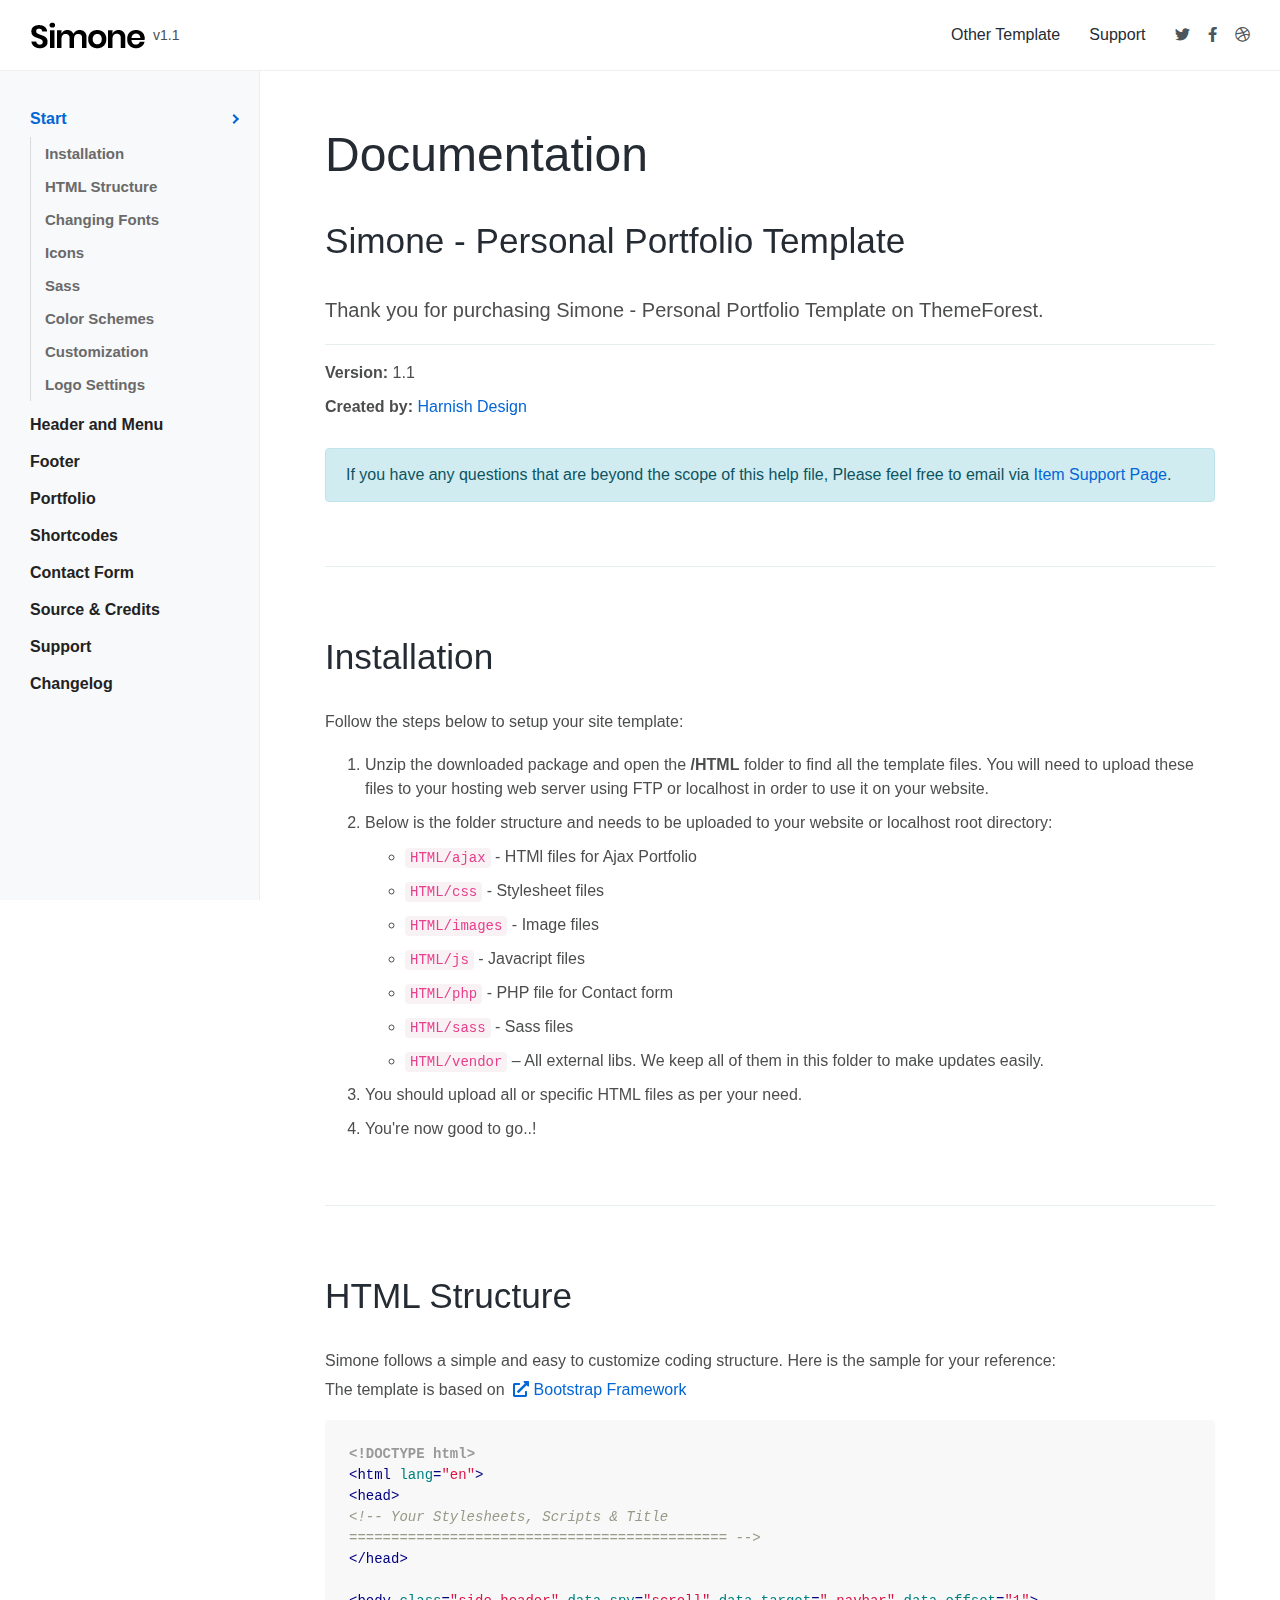
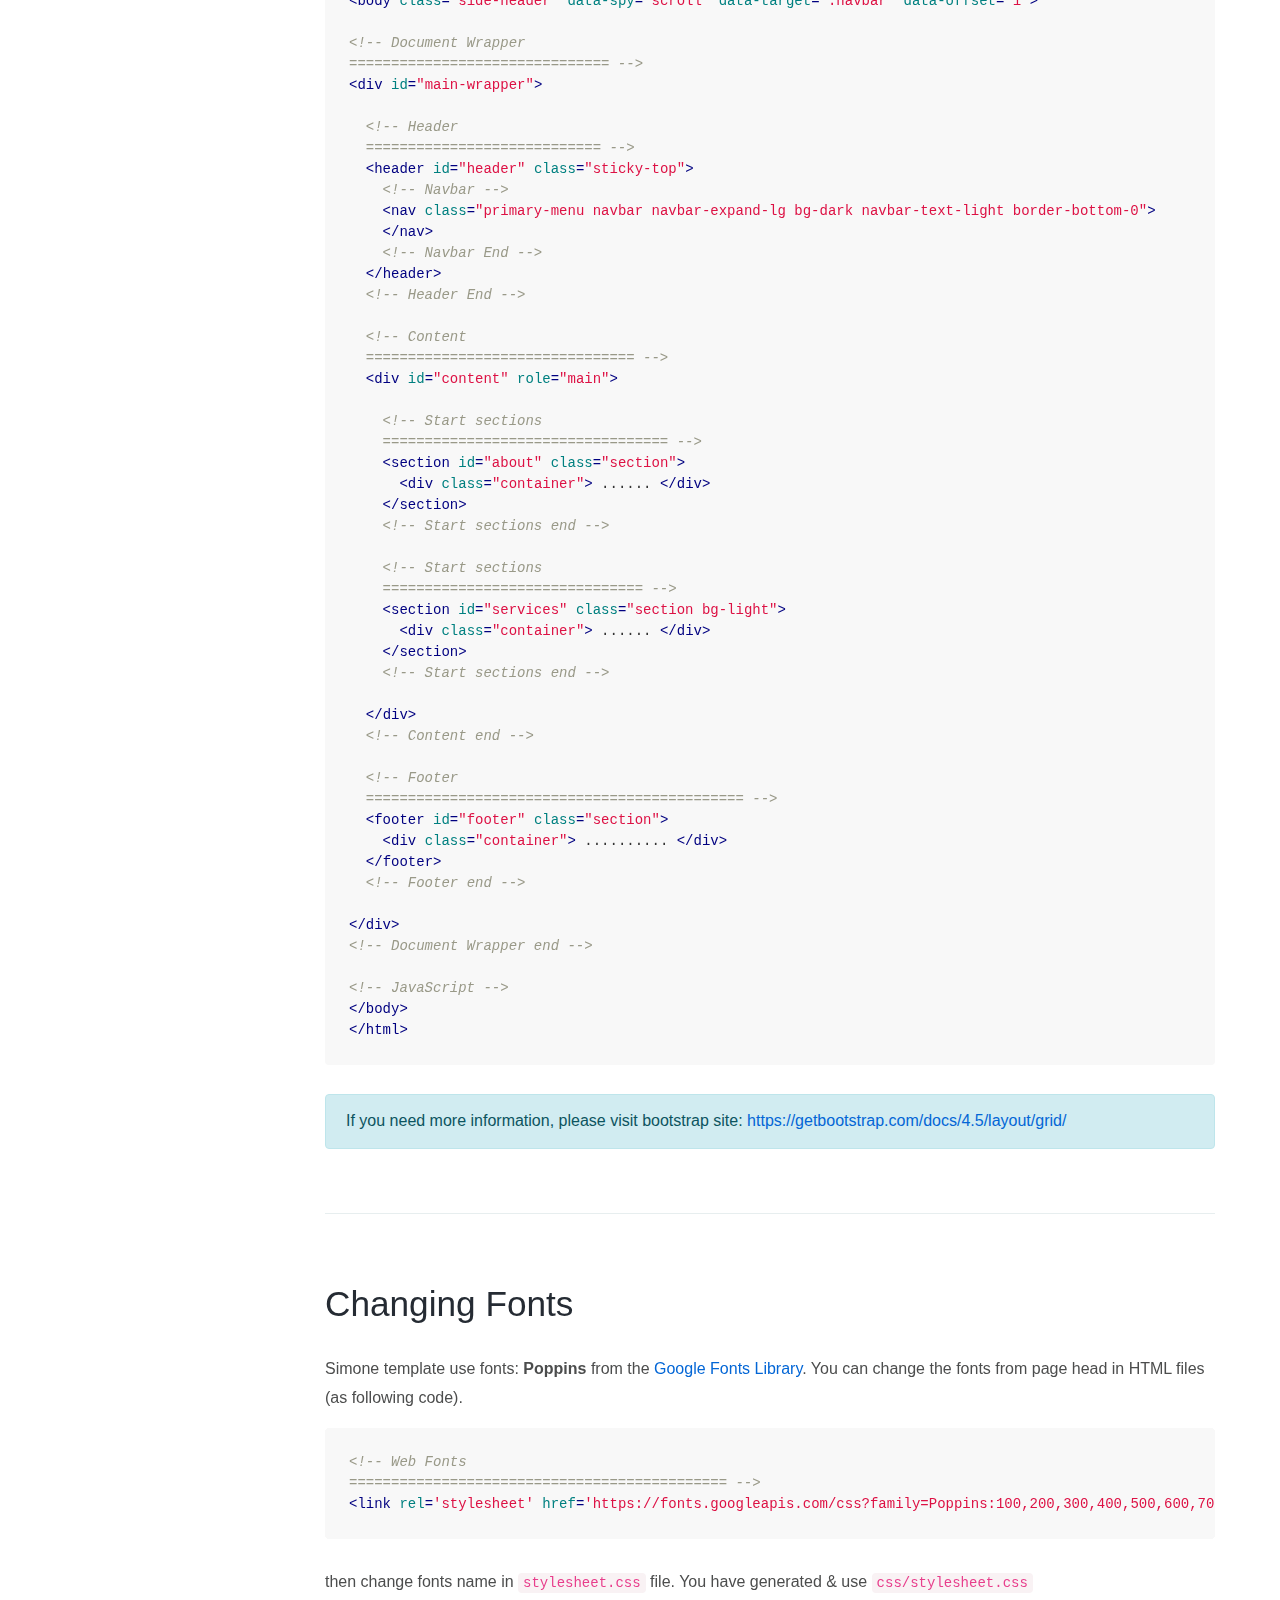
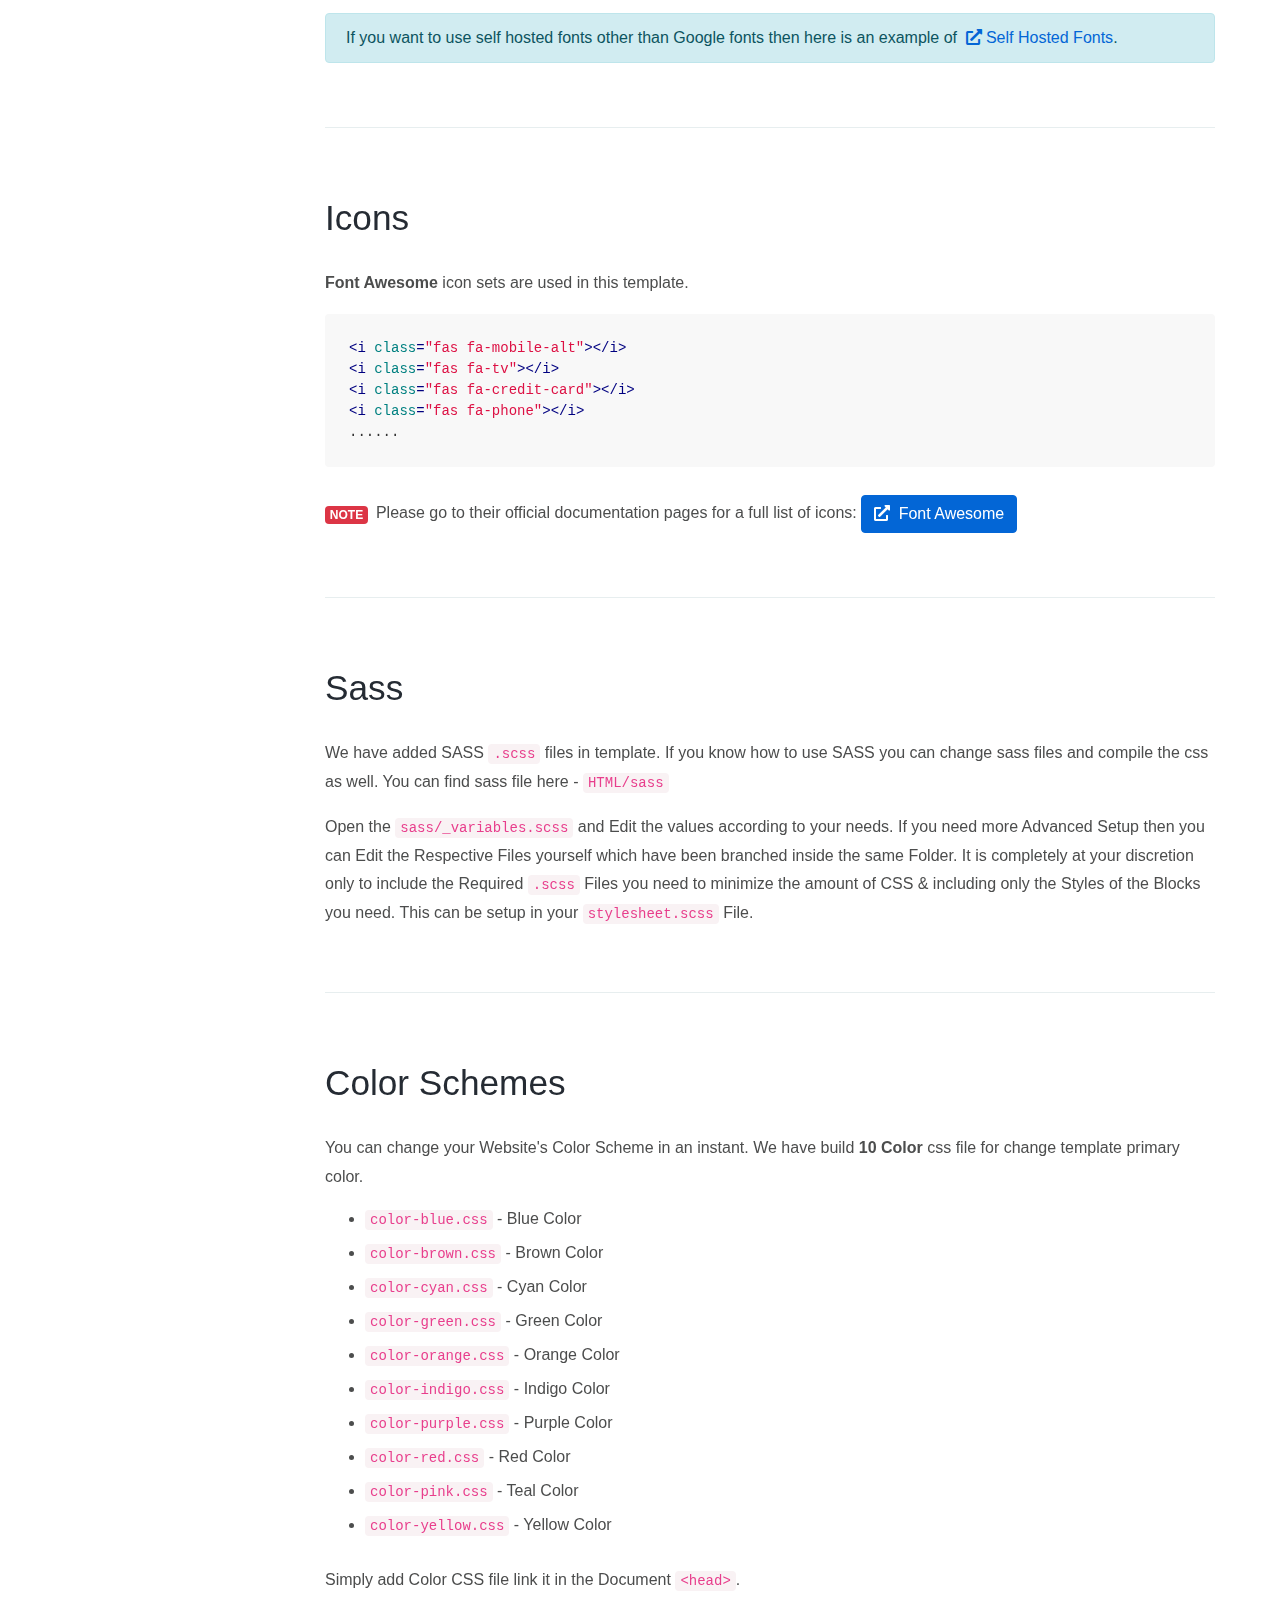
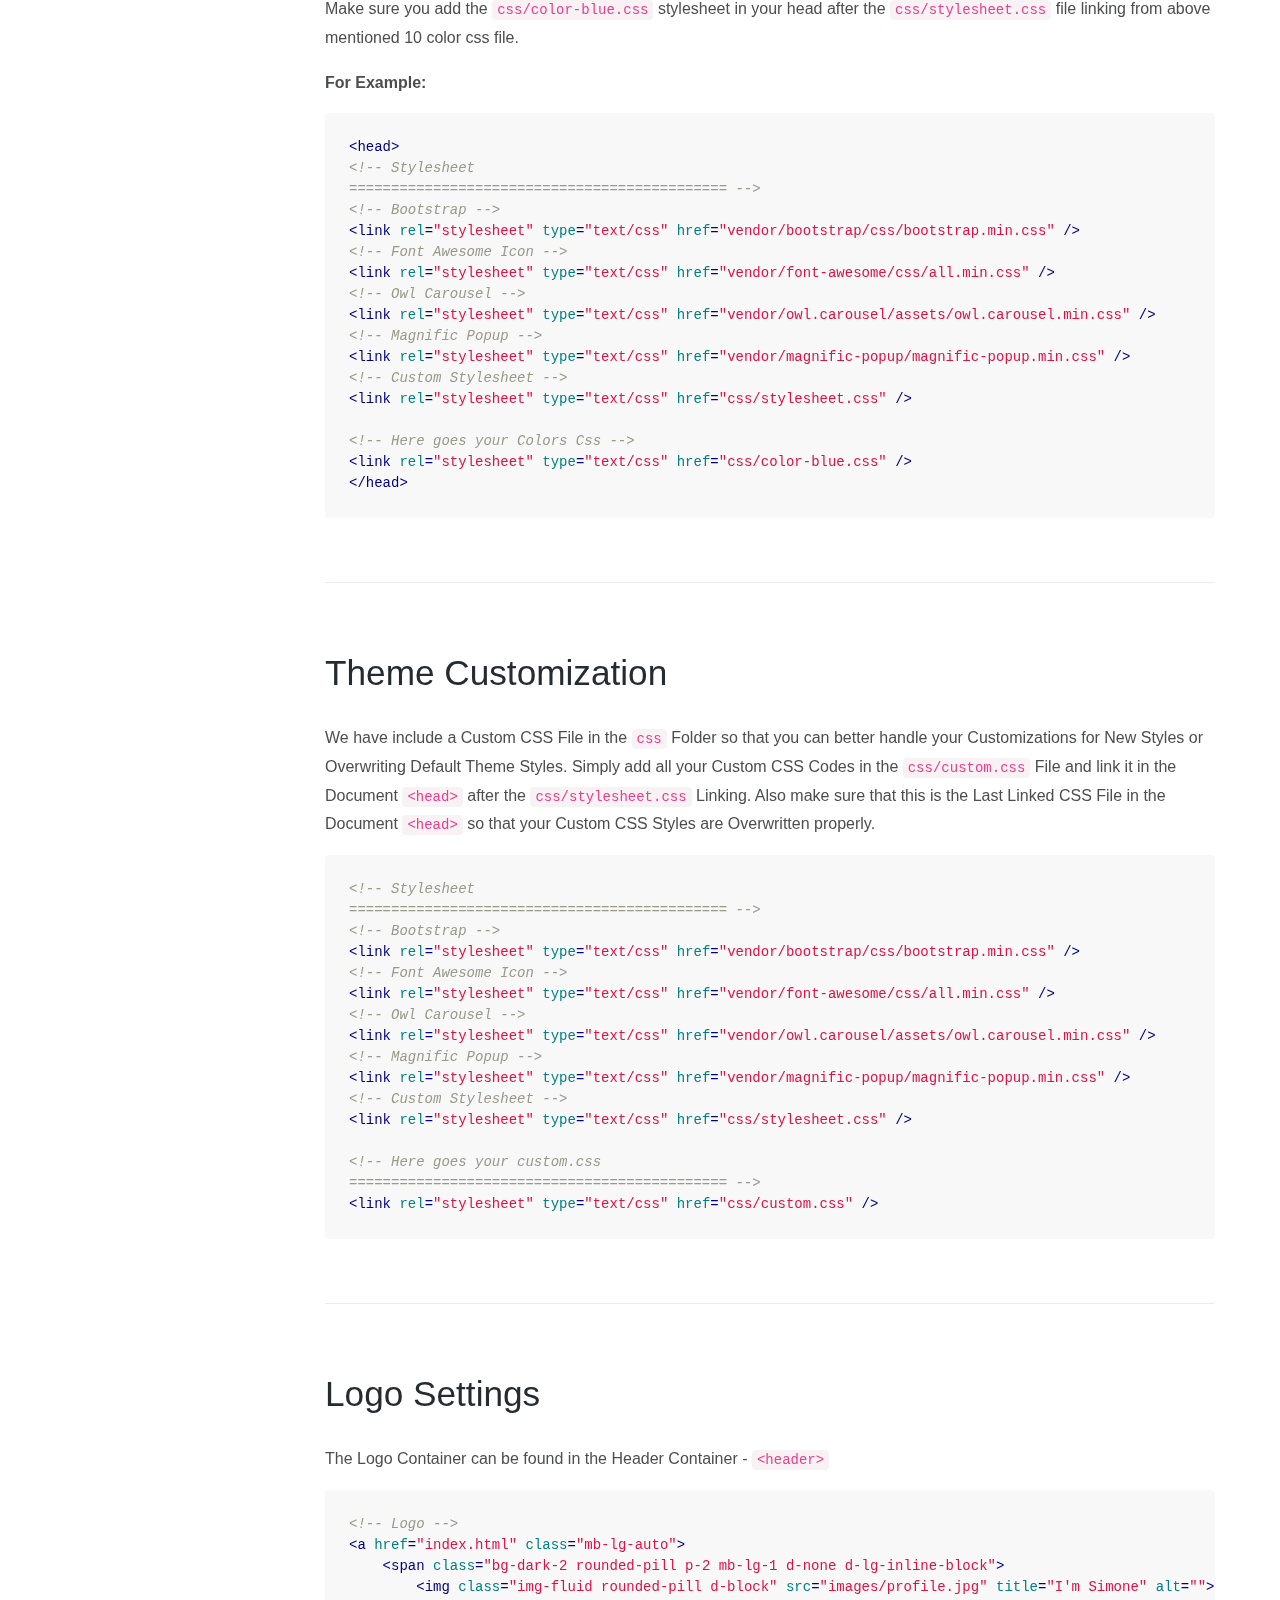
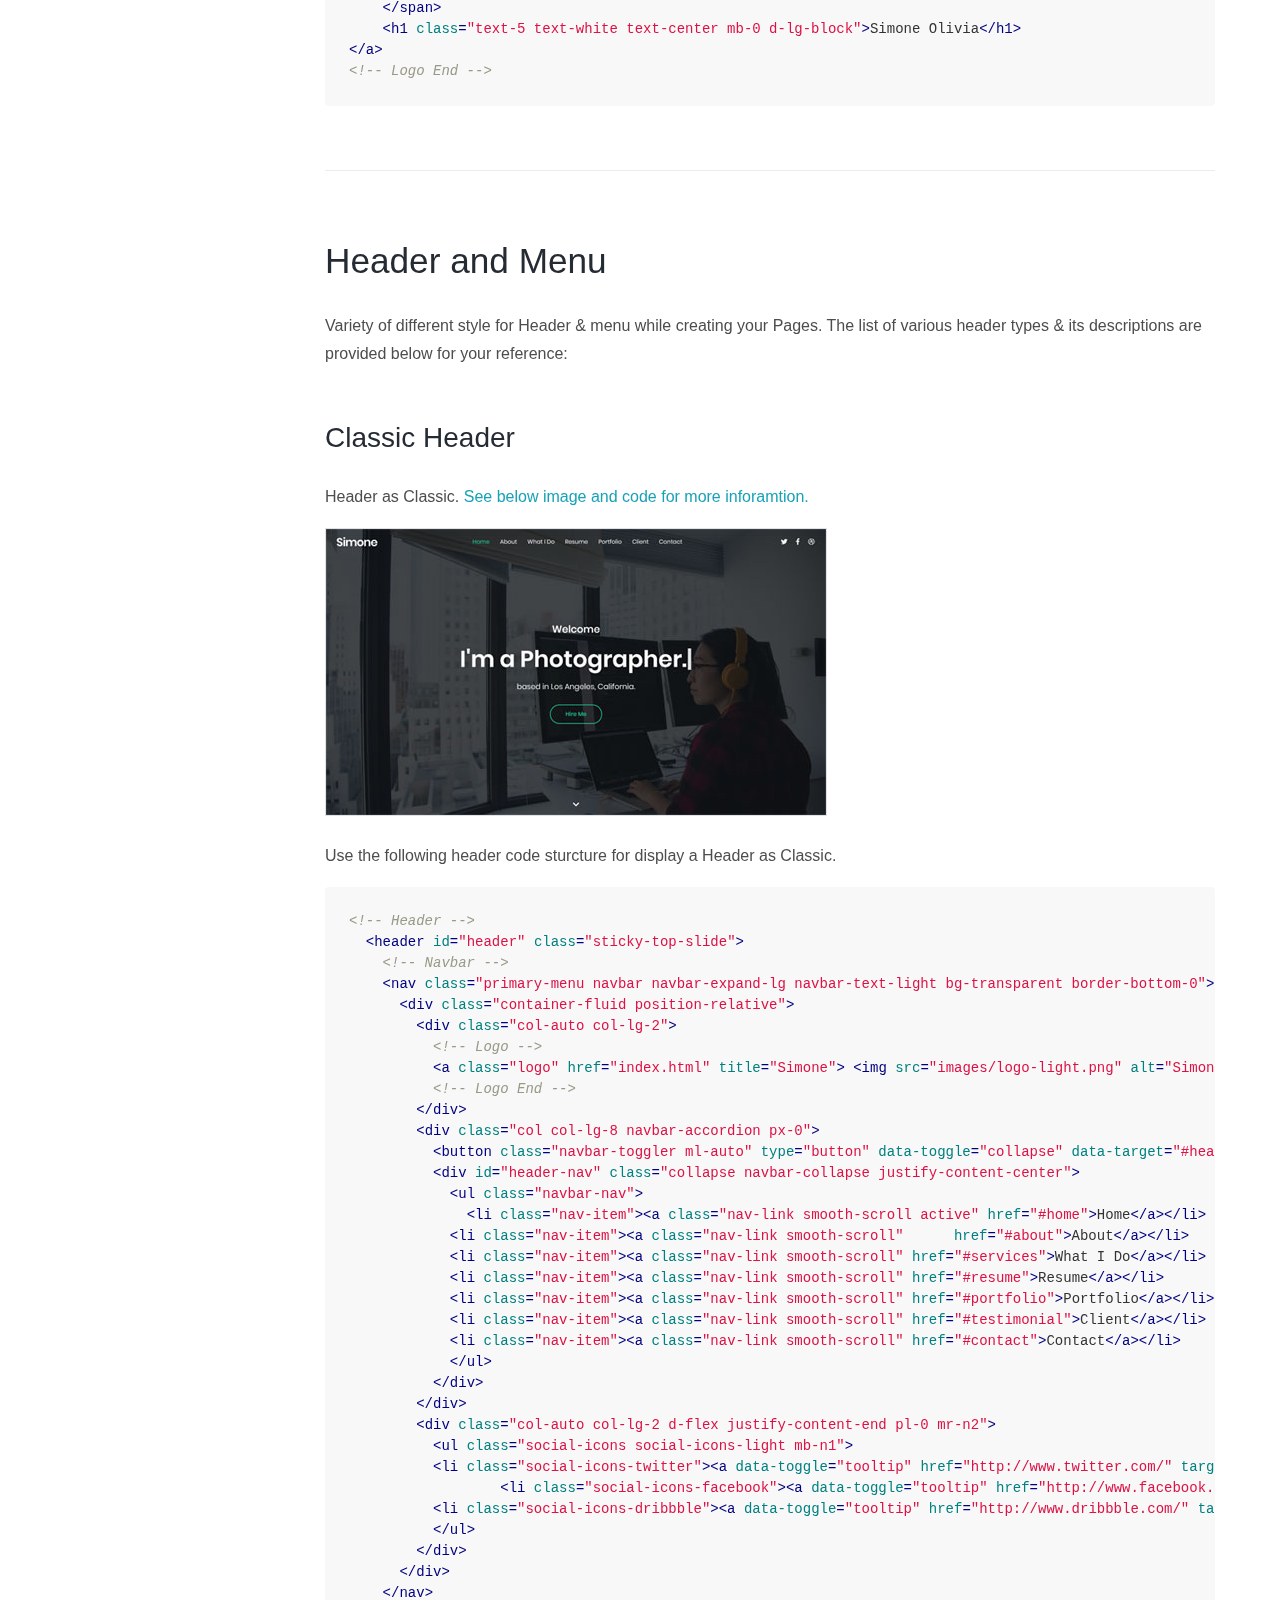
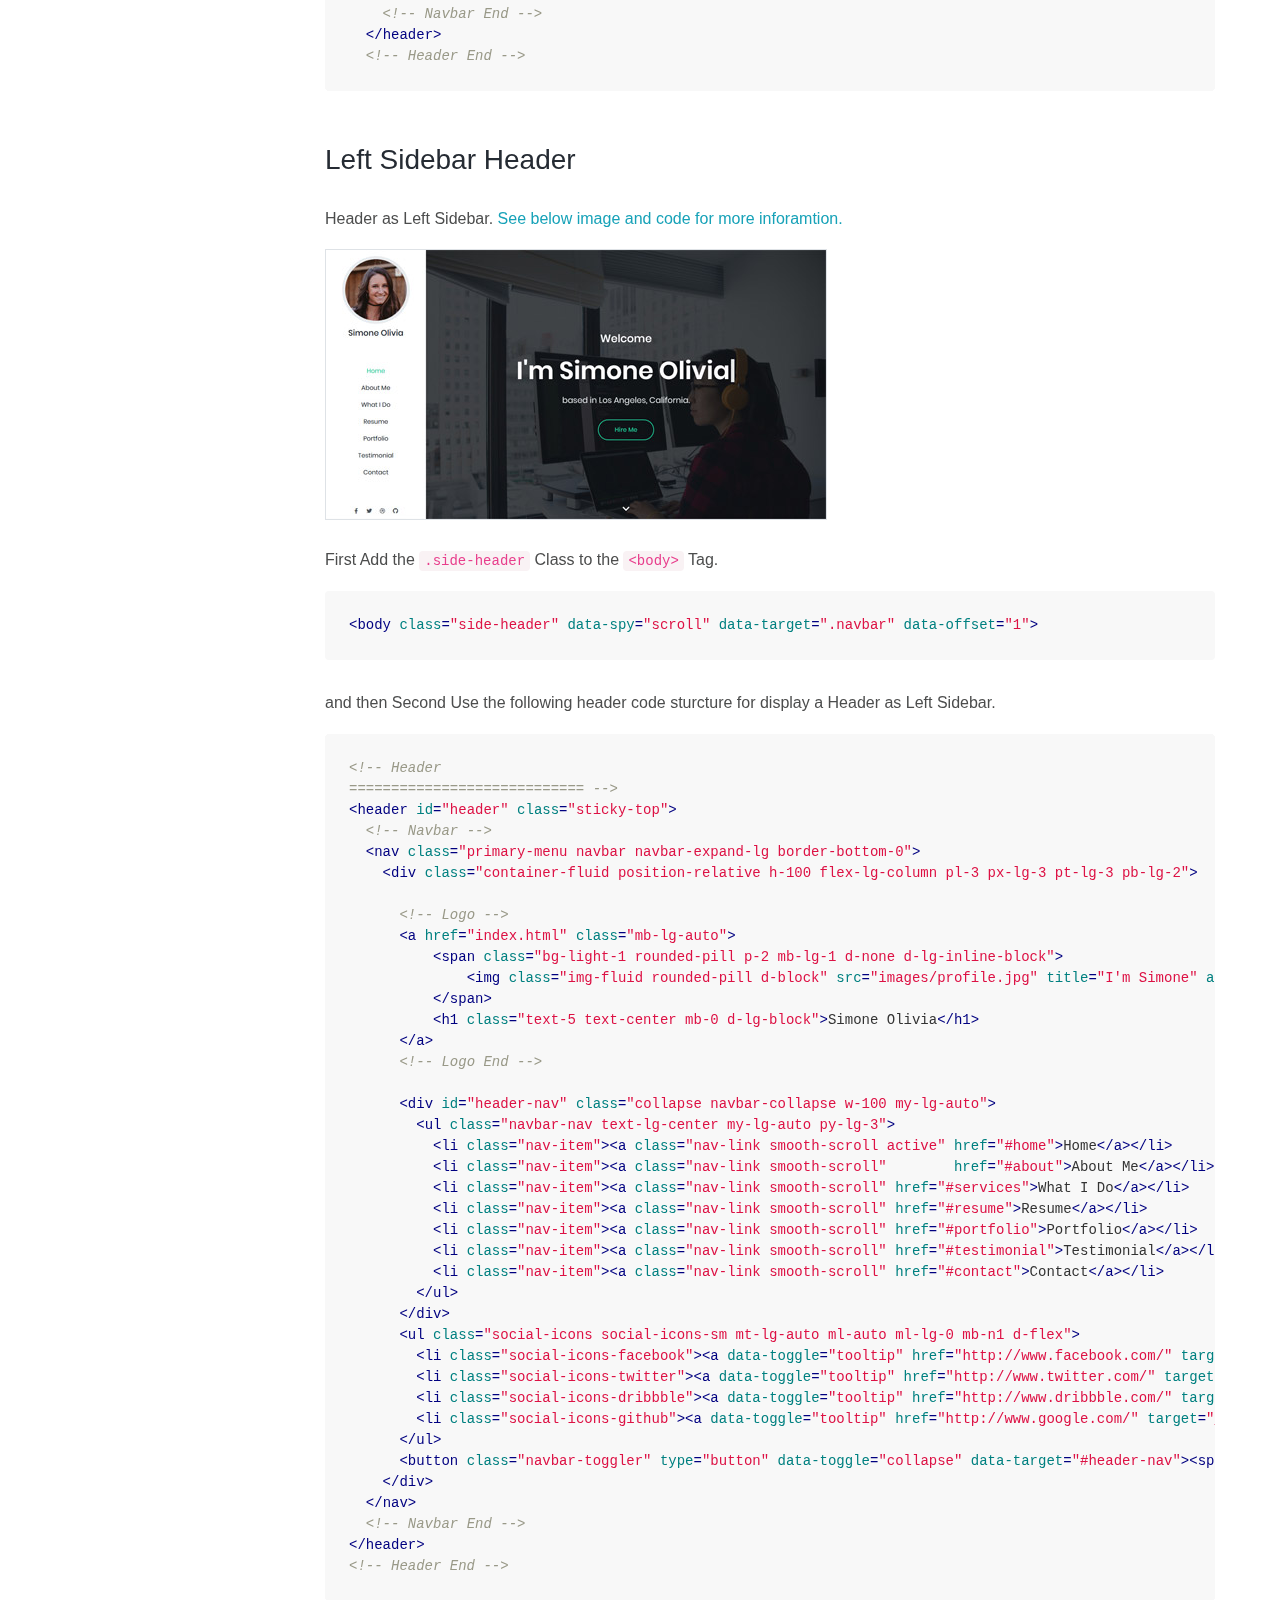
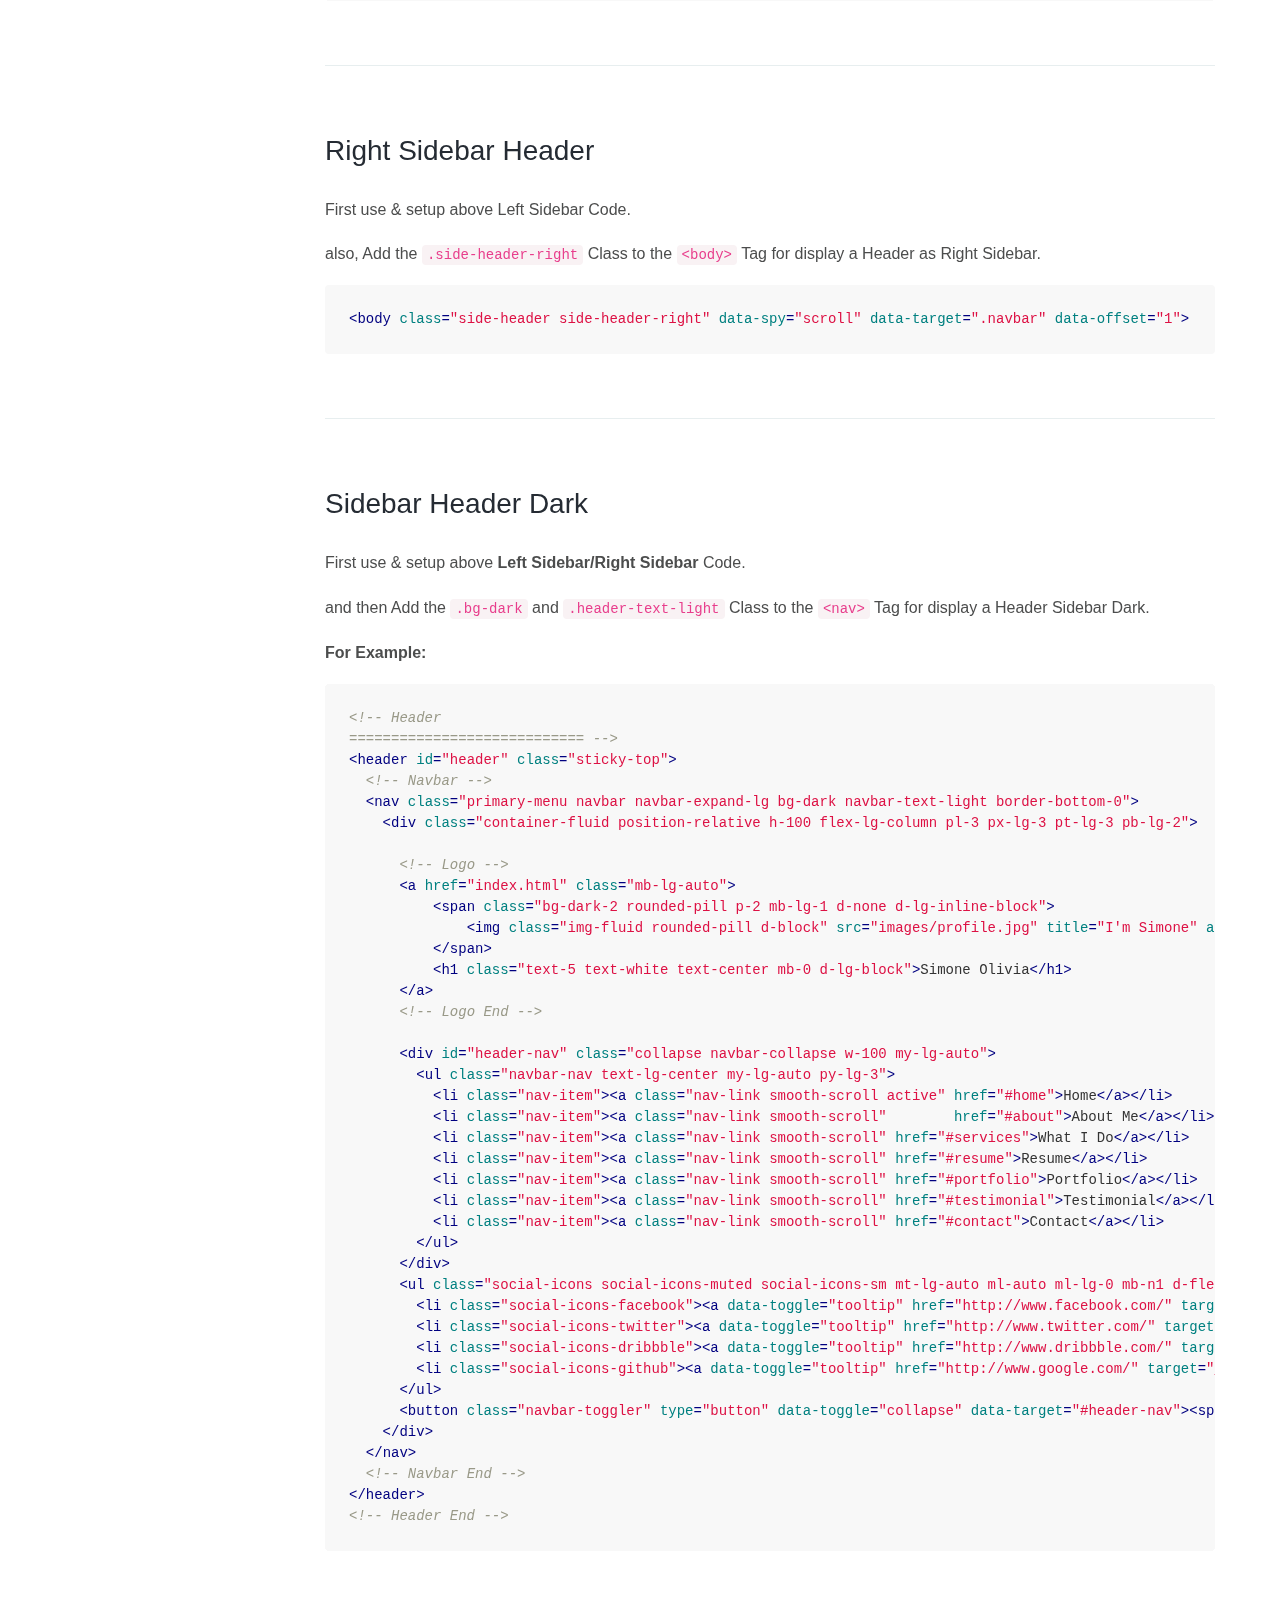
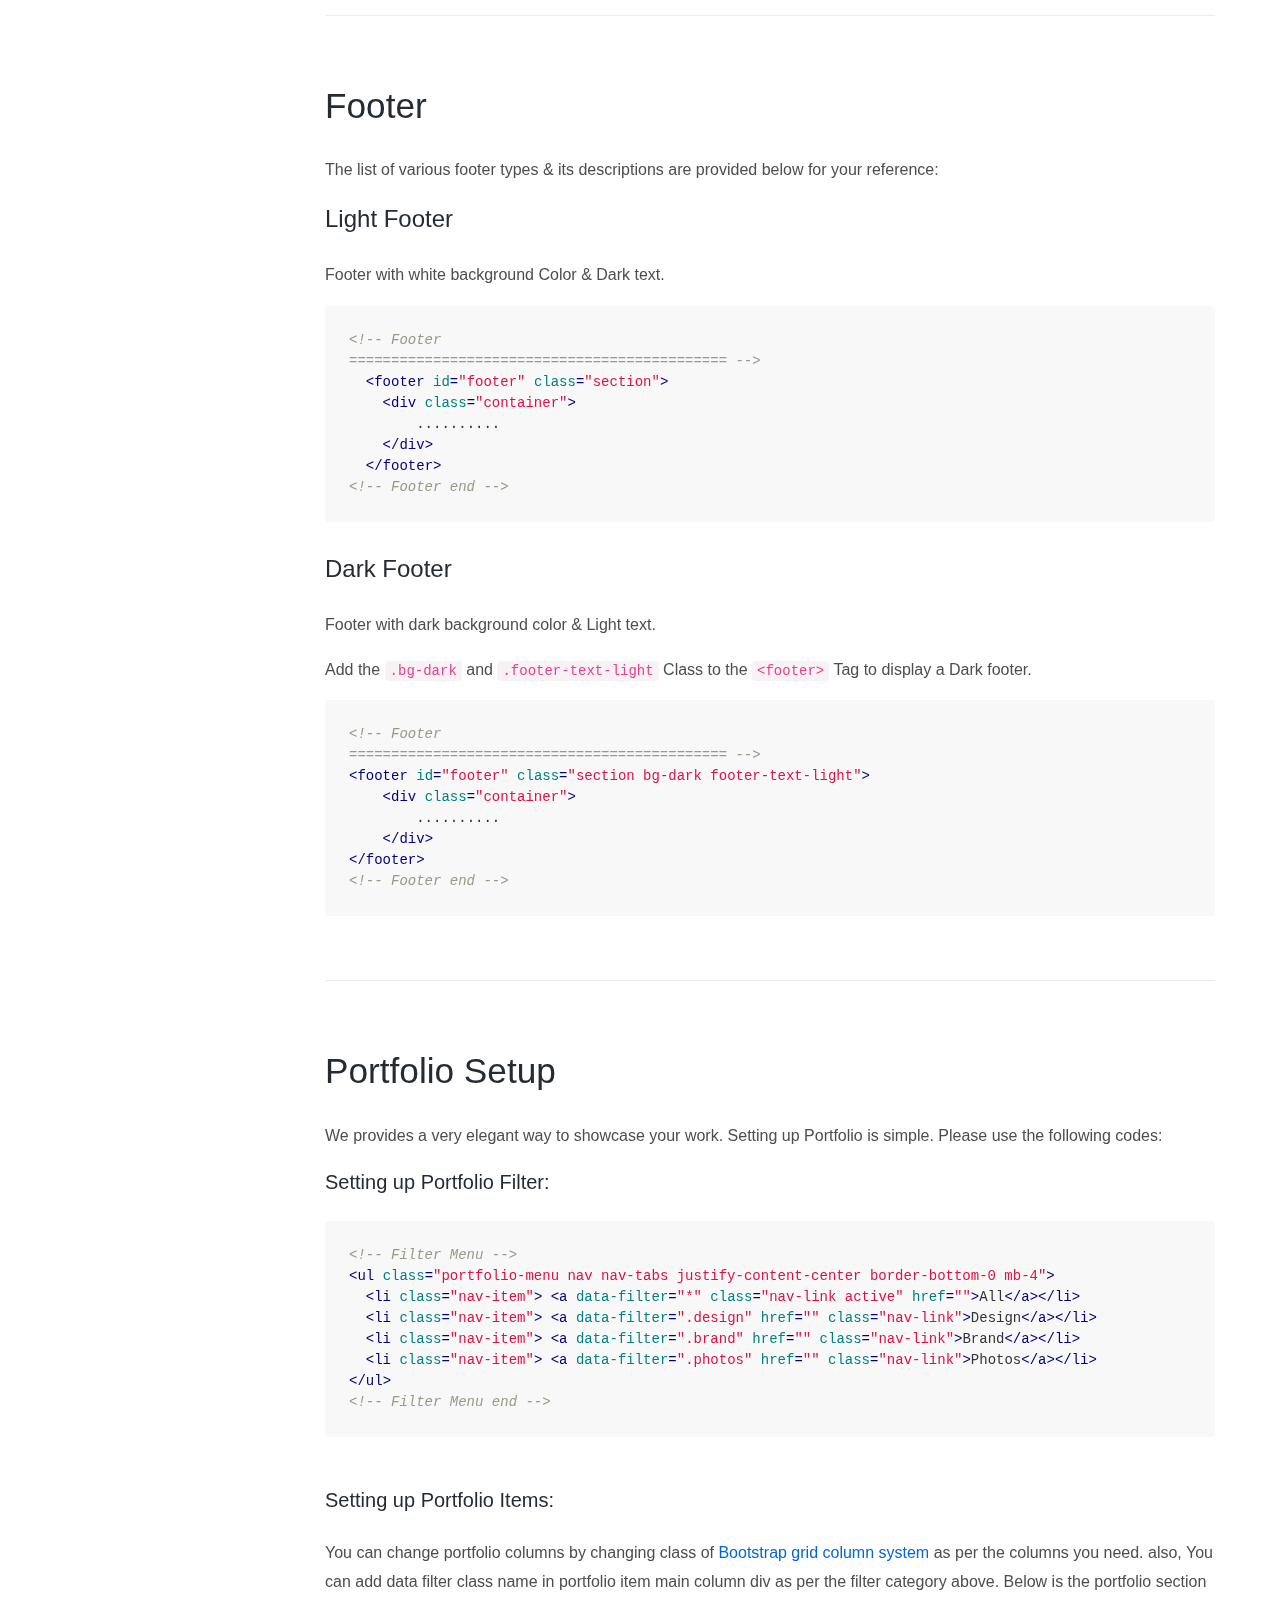
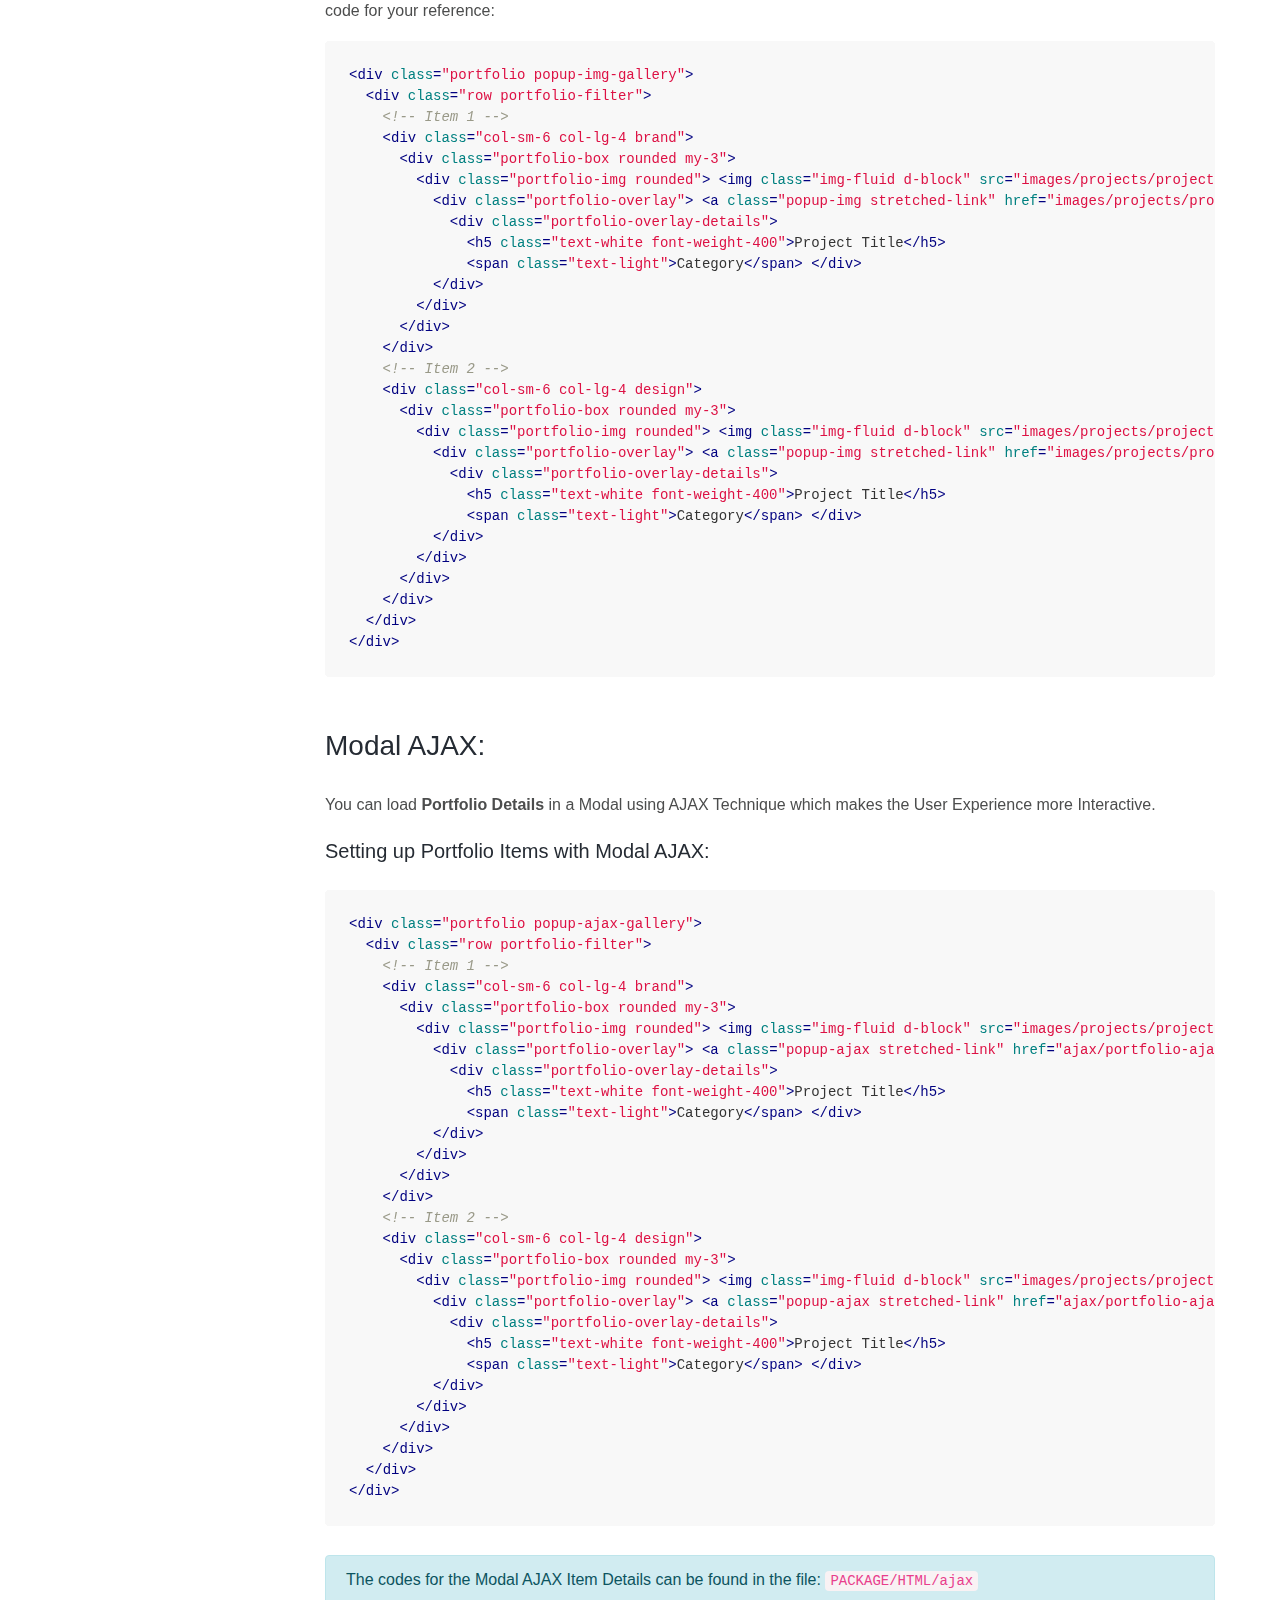
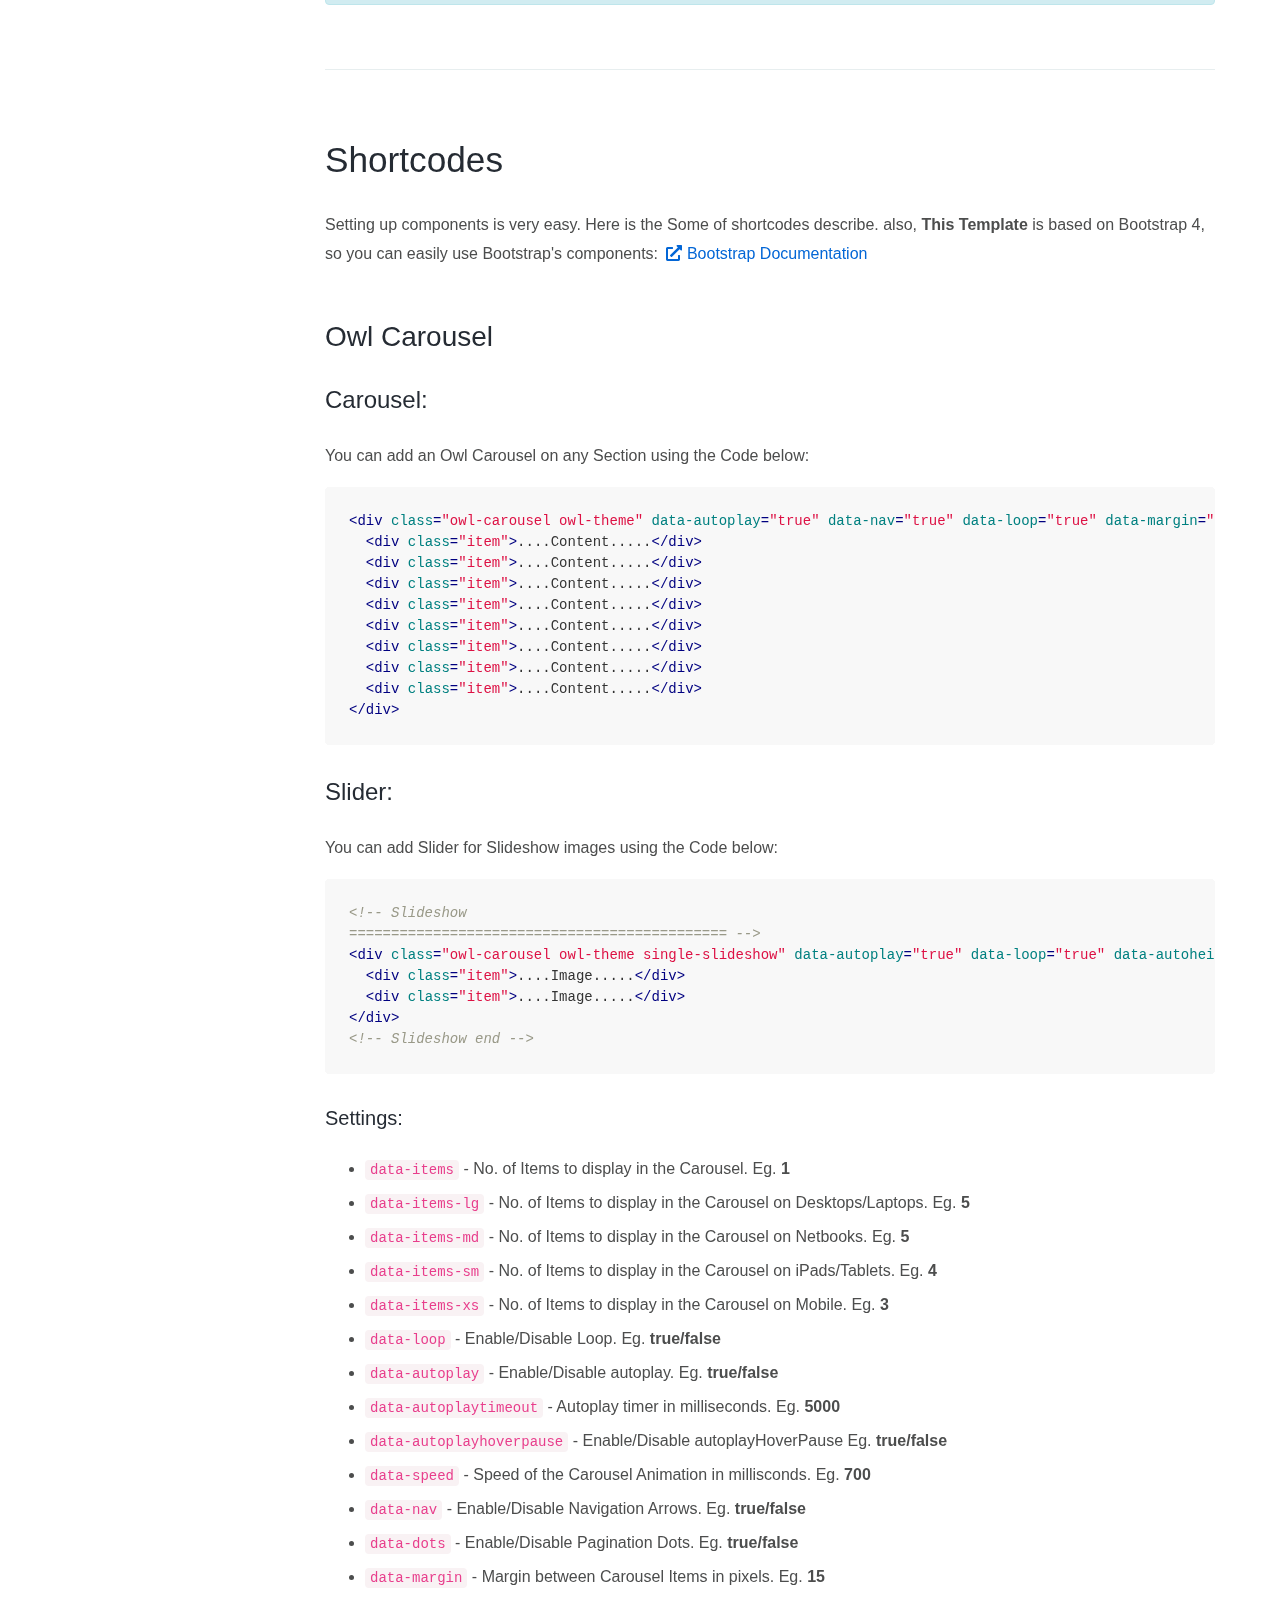
<file: Documentation/index.html>
<!DOCTYPE html>
<html lang="en">
<head>
<meta charset="UTF-8" />
<meta http-equiv="X-UA-Compatible" content="IE=edge">
<meta name="viewport" content="width=device-width, initial-scale=1, minimum-scale=1.0, shrink-to-fit=no">
<link href="assets/images/favicon.png" rel="icon" />
<title>Documentation | Simone - Personal Portfolio Template</title>
<meta name="description" content="Documentation">
<meta name="author" content="harnishdesign.net">

<!-- Stylesheet
============================== -->
<!-- Bootstrap -->
<link rel="stylesheet" type="text/css" href="assets/vendor/bootstrap/css/bootstrap.min.css" />
<!-- Font Awesome Icon -->
<link rel="stylesheet" type="text/css" href="assets/vendor/font-awesome/css/all.min.css" />
<!-- Magnific Popup -->
<link rel="stylesheet" type="text/css" href="assets/vendor/magnific-popup/magnific-popup.min.css" />
<link rel="stylesheet" type="text/css" href="assets/vendor/highlight.js/styles/github.css" />

<!-- Custom Stylesheet -->
<link rel="stylesheet" type="text/css" href="assets/css/stylesheet.css" />
</head>

<body data-spy="scroll" data-target=".idocs-navigation" data-offset="125">

<!-- Preloader -->
<div class="preloader">
  <div class="lds-ellipsis">
    <div></div>
    <div></div>
    <div></div>
    <div></div>
  </div>
</div>
<!-- Preloader End --> 

<!-- Document Wrapper   
=============================== -->
<div id="main-wrapper"> 
  
  <!-- Header
  ============================ -->
  <header id="header" class="sticky-top"> 
    <!-- Navbar -->
    <nav class="primary-menu navbar navbar-expand-lg navbar-dropdown-dark">
      <div class="container-fluid">
        <button id="sidebarCollapse" class="navbar-toggler d-block d-md-none" type="button"><span></span><span class="w-75"></span><span></span></button>
        <!-- Logo --> 
        <a class="logo ml-md-3" href="index.html" title="Simone"> <img src="assets/images/logo.png" alt="Simone"/> </a> <span class="text-2 ml-2">v1.1</span> 
        <!-- Logo End -->
        <button class="navbar-toggler ml-auto" type="button" data-toggle="collapse" data-target="#header-nav"><span></span><span></span><span></span></button>
        <div id="header-nav" class="collapse navbar-collapse justify-content-end">
          <ul class="navbar-nav">
            <li><a target="_blank" href="https://themeforest.net/user/harnishdesign/portfolio">Other Template</a></li>
            <li><a target="_blank" href="https://themeforest.net/item/simone-personal-portfolio-template/28476751/support">Support</a></li>
          </ul>
        </div>
        <ul class="social-icons social-icons-sm ml-lg-2 mr-2">
          <li class="social-icons-twitter"><a data-toggle="tooltip" href="http://www.twitter.com/harnishdesign/" target="_blank" title="" data-original-title="Twitter"><i class="fab fa-twitter"></i></a></li>
          <li class="social-icons-facebook"><a data-toggle="tooltip" href="http://www.facebook.com/harnishdesign/" target="_blank" title="" data-original-title="Facebook"><i class="fab fa-facebook-f"></i></a></li>
          <li class="social-icons-dribbble"><a data-toggle="tooltip" href="http://www.dribbble.com/harnishdesign/" target="_blank" title="" data-original-title="Dribbble"><i class="fab fa-dribbble"></i></a></li>
        </ul>
      </div>
    </nav>
    <!-- Navbar End --> 
  </header>
  <!-- Header End --> 
  
  <!-- Content
  ============================================= -->
  <div id="content" role="main">
    <div class="idocs-navigation bg-light">
      <ul class="nav flex-column ">
        <li class="nav-item"><a class="nav-link active" href="#start">Start</a>
          <ul class="nav flex-column">
            <li class="nav-item"><a class="nav-link" href="#installation">Installation</a></li>
            <li class="nav-item"><a class="nav-link" href="#html_structure">HTML Structure</a></li>
            <li class="nav-item"><a class="nav-link" href="#fonts">Changing Fonts</a></li>
            <li class="nav-item"><a class="nav-link" href="#icons">Icons</a></li>
            <li class="nav-item"><a class="nav-link" href="#sass">Sass</a></li>
            <li class="nav-item"><a class="nav-link" href="#color_schemes">Color Schemes</a></li>
            <li class="nav-item"><a class="nav-link" href="#theme_customization">Customization</a></li>
            <li class="nav-item"><a class="nav-link" href="#logo_settings">Logo Settings</a></li>
          </ul>
        </li>
        <li class="nav-item"><a class="nav-link" href="#headerMenu">Header and Menu</a>
          <ul class="nav flex-column">
		  
            <li class="nav-item"><a class="nav-link" href="#classic_header">Classic Header</a></li>
			<li class="nav-item"><a class="nav-link" href="#left_sidebar">Left Sidebar</a></li>
            <li class="nav-item"><a class="nav-link" href="#right_sidebar">Right Sidebar</a></li>
            <li class="nav-item"><a class="nav-link" href="#left_sidebar_dark">Sidebar Dark</a></li>
          </ul>
        </li>
        <li class="nav-item"><a class="nav-link" href="#footer">Footer</a></li>
        <li class="nav-item"><a class="nav-link" href="#portfolio">Portfolio</a></li>
        <li class="nav-item"><a class="nav-link" href="#shortcodes">Shortcodes</a>
          <ul class="nav flex-column">
            <li class="nav-item"><a class="nav-link" href="#owlcarousel">Owl Carousel</a></li>
            <li class="nav-item"><a class="nav-link" href="#accordion_toggle">Accordion</a></li>
            <li class="nav-item"><a class="nav-link" href="#tabs">Tabs</a></li>
            <li class="nav-item"><a class="nav-link" href="#team">Team</a></li>
            <li class="nav-item"><a class="nav-link" href="#social_icon">Social Icon</a></li>
            <li class="nav-item"><a class="nav-link" href="#helper_classes">Helper Classes</a></li>
          </ul>
        </li>
        <li class="nav-item"><a class="nav-link" href="#contact_form">Contact Form</a>
		<ul class="nav flex-column">
		<li class="nav-item"><a class="nav-link" href="#contact_form">Form Setup</a></li>
		<li class="nav-item"><a class="nav-link" href="#reCaptcha">Google reCaptcha</a>
			<ul class="nav flex-column">
			<li class="nav-item"><a class="nav-link" href="#reCaptcha-v2">reCaptcha v2</a></li>
			<li class="nav-item"><a class="nav-link" href="#reCaptcha-v3">reCaptcha v3</a></li>
			</ul>
		</li>
		</ul>
		</li>
        <li class="nav-item"><a class="nav-link" href="#source_credits">Source & Credits</a></li>
        <li class="nav-item"><a class="nav-link" href="#theme_support">Support</a></li>
		<li class="nav-item"><a class="nav-link" href="#changelog">Changelog</a></li>
      </ul>
    </div>
    
    <!-- Docs Content
	============================ -->
    <div class="idocs-content">
      <div class="container"> 
        
        <!-- Start -->
        <section id="start">
        <h1>Documentation</h1>
        <h2>Simone - Personal Portfolio Template</h2>
        <p class="lead">Thank you for purchasing Simone - Personal Portfolio Template on ThemeForest.</p>
        
		<hr>
		
        <ul class="list-unstyled">
          <li><strong>Version:</strong> 1.1</li>
          <li><strong>Created by:</strong> <a href="http://www.harnishdesign.net" target="_blank">Harnish Design</a></li>
        </ul>
        <p class="alert alert-info">If you have any questions that are beyond the scope of this help file, Please feel free to email via <a target="_blank" href="https://themeforest.net/item/simone-personal-portfolio-template/28476751/support">Item Support Page</a>.</p>
        </section>
        
		<hr class="divider">
		
        <!-- Installation -->
        <section id="installation">
          <h2>Installation</h2>
          <p>Follow the steps below to setup your site template:</p>
          <ol>
            <li>Unzip the downloaded package and open the <strong>/HTML</strong> folder to find all the template files. You will need to upload these files to your hosting web server using FTP or localhost in order to use it on your website.</li>
            <li>Below is the folder structure and needs to be uploaded to your website or localhost root directory:
              <ul>
                <li><code>HTML/ajax</code> - HTMl files for Ajax Portfolio</li>
                <li><code>HTML/css</code> - Stylesheet files</li>
                <li><code>HTML/images</code> - Image files</li>
                <li><code>HTML/js</code> - Javacript files</li>
                <li><code>HTML/php</code> - PHP file for Contact form</li>
                <li><code>HTML/sass</code> - Sass files</li>
                <li><code>HTML/vendor</code> – All external libs. We keep all of them in this folder to make updates easily.</li>
              </ul>
            </li>
            <li>You should upload all or specific HTML files as per your need.</li>
            <li>You're now good to go..!</li>
          </ol>
        </section>
        
		<hr class="divider">
		
        <!-- HTML Structure -->
        <section id="html_structure">
          <h2>HTML Structure</h2>
          <p>Simone follows a simple and easy to customize coding structure. Here is the sample for your reference:<br>
            The template is based on <a class="ml-1" target="_blank" href="https://getbootstrap.com/"><i class="fas fa-external-link-alt"></i> Bootstrap Framework</a></p>
          <pre><code class="html">&lt;!DOCTYPE html&gt;
&lt;html lang=&quot;en&quot;&gt;
&lt;head&gt;
&lt;!-- Your Stylesheets, Scripts &amp; Title
============================================= --&gt;
&lt;/head&gt;

&lt;body class=&quot;side-header&quot; data-spy=&quot;scroll&quot; data-target=&quot;.navbar&quot; data-offset=&quot;1&quot;&gt;

&lt;!-- Document Wrapper   
=============================== --&gt;
&lt;div id=&quot;main-wrapper&quot;&gt; 
  
  &lt;!-- Header
  ============================ --&gt;
  &lt;header id=&quot;header&quot; class=&quot;sticky-top&quot;&gt; 
    &lt;!-- Navbar --&gt;
    &lt;nav class=&quot;primary-menu navbar navbar-expand-lg bg-dark navbar-text-light border-bottom-0&quot;&gt;
    &lt;/nav&gt;
    &lt;!-- Navbar End --&gt; 
  &lt;/header&gt;
  &lt;!-- Header End --&gt; 
  
  &lt;!-- Content
  ================================ --&gt;
  &lt;div id=&quot;content&quot; role=&quot;main&quot;&gt; 
    
    &lt;!-- Start sections
    ================================== --&gt;
    &lt;section id=&quot;about&quot; class=&quot;section&quot;&gt;
      &lt;div class=&quot;container&quot;&gt; ...... &lt;/div&gt;
    &lt;/section&gt;
    &lt;!-- Start sections end --&gt; 
    
    &lt;!-- Start sections
    =============================== --&gt;
    &lt;section id=&quot;services&quot; class=&quot;section bg-light&quot;&gt;
      &lt;div class=&quot;container&quot;&gt; ...... &lt;/div&gt;
    &lt;/section&gt;
    &lt;!-- Start sections end --&gt; 
    
  &lt;/div&gt;
  &lt;!-- Content end --&gt; 
  
  &lt;!-- Footer
  ============================================= --&gt;
  &lt;footer id=&quot;footer&quot; class=&quot;section&quot;&gt;
    &lt;div class=&quot;container&quot;&gt; .......... &lt;/div&gt;
  &lt;/footer&gt;
  &lt;!-- Footer end --&gt; 
  
&lt;/div&gt;
&lt;!-- Document Wrapper end --&gt; 

&lt;!-- JavaScript --&gt;
&lt;/body&gt;
&lt;/html&gt;</code></pre>
          <p class="alert alert-info">If you need more information, please visit bootstrap site: <a href="https://getbootstrap.com/docs/4.5/layout/grid/">https://getbootstrap.com/docs/4.5/layout/grid/</a></p>
        </section>
        
		<hr class="divider">
		
        <!-- Fonts -->
        <section id="fonts">
          <h2>Changing Fonts</h2>
          <p>Simone template use fonts: <strong>Poppins</strong> from the <a href="https://fonts.google.com/">Google Fonts Library</a>. You can change the fonts from page head in HTML files (as following code). </p>
          <pre><code class="html">&lt;!-- Web Fonts
============================================= --&gt;
&lt;link rel='stylesheet' href='https://fonts.googleapis.com/css?family=Poppins:100,200,300,400,500,600,700,800,900' type='text/css'&gt;
</code></pre>
          <p>then change fonts name in <code>stylesheet.css</code> file. You have generated & use <code>css/stylesheet.css</code></p>
          <div class="alert alert-info">If you want to use self hosted fonts other than Google fonts then here is an example of <a class="ml-1" href="https://css-tricks.com/snippets/css/using-font-face/"><i class="fas fa-external-link-alt"></i> Self Hosted Fonts</a>.</div>
        </section>
        
		<hr class="divider">
        
		<!-- Icons -->
        <section id="icons">
          <h2>Icons</h2>
          <p><strong>Font Awesome</strong> icon sets are used in this template.</p>
          <pre><code class="html">&lt;i class=&quot;fas fa-mobile-alt&quot;&gt;&lt;/i&gt;
&lt;i class=&quot;fas fa-tv&quot;&gt;&lt;/i&gt;
&lt;i class=&quot;fas fa-credit-card&quot;&gt;&lt;/i&gt;
&lt;i class=&quot;fas fa-phone&quot;&gt;&lt;/i&gt;
......</code></pre>
<p><span class="badge badge-danger text-uppercase mr-2">Note</span>Please go to their official documentation pages for a full list of icons: <a class="btn btn-primary" target="_blank" href="https://fontawesome.com/icons"><i class="fas fa-external-link-alt mr-1"></i> Font Awesome</a></p>
        </section>
        
		<hr class="divider">
        
		<!-- Sass -->
        <section id="sass">
          <h2>Sass</h2>
          <p>We have added SASS <code>.scss</code> files in template. If you know how to use SASS you can change sass files and compile the css as well.
            You can find sass file here - <code>HTML/sass</code></p>
          <p>Open the <code>sass/_variables.scss</code> and Edit the values according to your needs. If you need more Advanced Setup then you can Edit the Respective Files yourself which have been branched inside the same Folder. It is completely at your discretion only to include the Required <code>.scss</code> Files you need to minimize the amount of CSS & including only the Styles of the Blocks you need. This can be setup in your <code>stylesheet.scss</code> File.</p>
        </section>
        
		<hr class="divider">
		
        <section id="color_schemes">
          <h2>Color Schemes</h2>
          <p>You can change your Website's Color Scheme in an instant. We have build <strong>10 Color</strong> css file for change template primary color.</p>
          <ul>
            <li><code>color-blue.css</code> - Blue Color</li>
            <li><code>color-brown.css</code> - Brown Color</li>
            <li><code>color-cyan.css</code> - Cyan Color</li>
            <li><code>color-green.css</code> - Green Color</li>
            <li><code>color-orange.css</code> - Orange Color</li>
            <li><code>color-indigo.css</code> - Indigo Color</li>
            <li><code>color-purple.css</code> - Purple Color</li>
            <li><code>color-red.css</code> - Red Color</li>
            <li><code>color-pink.css</code> - Teal Color</li>
            <li><code>color-yellow.css</code> - Yellow Color</li>
          </ul>
          <p>Simply add Color CSS file link it in the Document <code>&lt;head&gt;</code>.<br>
            Make sure you add the <code>css/color-blue.css</code> stylesheet in your head after the <code>css/stylesheet.css</code> file linking from above mentioned 10 color css file.</p>
          <p><strong>For Example:</strong></p>
          <pre><code class="html">&lt;head&gt;
&lt;!-- Stylesheet
============================================= --&gt;
&lt;!-- Bootstrap --&gt;
&lt;link rel=&quot;stylesheet&quot; type=&quot;text/css&quot; href=&quot;vendor/bootstrap/css/bootstrap.min.css&quot; /&gt;
&lt;!-- Font Awesome Icon --&gt;
&lt;link rel=&quot;stylesheet&quot; type=&quot;text/css&quot; href=&quot;vendor/font-awesome/css/all.min.css&quot; /&gt;
&lt;!-- Owl Carousel --&gt;
&lt;link rel=&quot;stylesheet&quot; type=&quot;text/css&quot; href=&quot;vendor/owl.carousel/assets/owl.carousel.min.css&quot; /&gt;
&lt;!-- Magnific Popup --&gt;
&lt;link rel=&quot;stylesheet&quot; type=&quot;text/css&quot; href=&quot;vendor/magnific-popup/magnific-popup.min.css&quot; /&gt;
&lt;!-- Custom Stylesheet --&gt;
&lt;link rel=&quot;stylesheet&quot; type=&quot;text/css&quot; href=&quot;css/stylesheet.css&quot; /&gt;

&lt;!-- Here goes your Colors Css --&gt;
&lt;link rel=&quot;stylesheet&quot; type=&quot;text/css&quot; href=&quot;css/color-blue.css&quot; /&gt;
&lt;/head&gt;</code></pre>
        </section>
        
		<hr class="divider">
		
        <section id="theme_customization">
          <h2>Theme Customization</h2>
          <p>We have include a Custom CSS File in the <code>css</code> Folder so that you can better handle your Customizations for New Styles or
            Overwriting Default Theme Styles. Simply add all your Custom CSS Codes in the <code>css/custom.css</code> File and link it in the Document <code>&lt;head&gt;</code> after the <code>css/stylesheet.css</code> Linking. Also make sure that this is the Last Linked CSS File in the Document <code>&lt;head&gt;</code> so that your Custom CSS Styles are Overwritten properly.</p>
          <pre><code class="html">&lt;!-- Stylesheet
============================================= --&gt;
&lt;!-- Bootstrap --&gt;
&lt;link rel=&quot;stylesheet&quot; type=&quot;text/css&quot; href=&quot;vendor/bootstrap/css/bootstrap.min.css&quot; /&gt;
&lt;!-- Font Awesome Icon --&gt;
&lt;link rel=&quot;stylesheet&quot; type=&quot;text/css&quot; href=&quot;vendor/font-awesome/css/all.min.css&quot; /&gt;
&lt;!-- Owl Carousel --&gt;
&lt;link rel=&quot;stylesheet&quot; type=&quot;text/css&quot; href=&quot;vendor/owl.carousel/assets/owl.carousel.min.css&quot; /&gt;
&lt;!-- Magnific Popup --&gt;
&lt;link rel=&quot;stylesheet&quot; type=&quot;text/css&quot; href=&quot;vendor/magnific-popup/magnific-popup.min.css&quot; /&gt;
&lt;!-- Custom Stylesheet --&gt;
&lt;link rel=&quot;stylesheet&quot; type=&quot;text/css&quot; href=&quot;css/stylesheet.css&quot; /&gt;

&lt;!-- Here goes your custom.css
============================================= --&gt;
&lt;link rel=&quot;stylesheet&quot; type=&quot;text/css&quot; href=&quot;css/custom.css&quot; /&gt;
</code></pre>
        </section>
        
		<hr class="divider">
		
        <!-- Logo -->
        <section id="logo_settings">
          <h2>Logo Settings</h2>
          <p>The Logo Container can be found in the Header Container - <code>&lt;header&gt;</code></p>
          <pre><code class="html">&lt;!-- Logo --&gt; 
&lt;a href=&quot;index.html&quot; class=&quot;mb-lg-auto&quot;&gt;
    &lt;span class=&quot;bg-dark-2 rounded-pill p-2 mb-lg-1 d-none d-lg-inline-block&quot;&gt;
        &lt;img class=&quot;img-fluid rounded-pill d-block&quot; src=&quot;images/profile.jpg&quot; title=&quot;I'm Simone&quot; alt=&quot;&quot;&gt;
    &lt;/span&gt;
    &lt;h1 class=&quot;text-5 text-white text-center mb-0 d-lg-block&quot;&gt;Simone Olivia&lt;/h1&gt;
&lt;/a&gt; 
&lt;!-- Logo End --&gt;
</code></pre>
        </section>
		
		<hr class="divider">
		
        <!-- Header -->
        <section id="headerMenu">
          <h2>Header and Menu</h2>
          <p>Variety of different style for Header & menu while creating your Pages. The list of various header types & its descriptions are provided below for your reference:</p>
          
        </section>
		
		<section id="classic_header">
          <h3 class="mt-5">Classic Header</h3>
          <p>Header as Classic. <span class="text-info">See below image and code for more inforamtion.</span></p>
          <p><img class="img-fluid border" src="assets/images/classic-header.jpg" alt=""></p>
          <p>Use the following header code sturcture for display a Header as Classic.</p>
          <pre><code class="html">&lt;!-- Header --&gt;
  &lt;header id=&quot;header&quot; class=&quot;sticky-top-slide&quot;&gt; 
    &lt;!-- Navbar --&gt;
    &lt;nav class=&quot;primary-menu navbar navbar-expand-lg navbar-text-light bg-transparent border-bottom-0&quot;&gt;
      &lt;div class=&quot;container-fluid position-relative&quot;&gt;
        &lt;div class=&quot;col-auto col-lg-2&quot;&gt; 
          &lt;!-- Logo --&gt; 
          &lt;a class=&quot;logo&quot; href=&quot;index.html&quot; title=&quot;Simone&quot;&gt; &lt;img src=&quot;images/logo-light.png&quot; alt=&quot;Simone&quot;/&gt; &lt;/a&gt; 
          &lt;!-- Logo End --&gt; 
        &lt;/div&gt;
        &lt;div class=&quot;col col-lg-8 navbar-accordion px-0&quot;&gt;
          &lt;button class=&quot;navbar-toggler ml-auto&quot; type=&quot;button&quot; data-toggle=&quot;collapse&quot; data-target=&quot;#header-nav&quot;&gt;&lt;span&gt;&lt;/span&gt;&lt;span&gt;&lt;/span&gt;&lt;span&gt;&lt;/span&gt;&lt;/button&gt;
          &lt;div id=&quot;header-nav&quot; class=&quot;collapse navbar-collapse justify-content-center&quot;&gt;
            &lt;ul class=&quot;navbar-nav&quot;&gt;
              &lt;li class=&quot;nav-item&quot;&gt;&lt;a class=&quot;nav-link smooth-scroll active&quot; href=&quot;#home&quot;&gt;Home&lt;/a&gt;&lt;/li&gt;
            &lt;li class=&quot;nav-item&quot;&gt;&lt;a class=&quot;nav-link smooth-scroll&quot; 	href=&quot;#about&quot;&gt;About&lt;/a&gt;&lt;/li&gt;
            &lt;li class=&quot;nav-item&quot;&gt;&lt;a class=&quot;nav-link smooth-scroll&quot; href=&quot;#services&quot;&gt;What I Do&lt;/a&gt;&lt;/li&gt;
            &lt;li class=&quot;nav-item&quot;&gt;&lt;a class=&quot;nav-link smooth-scroll&quot; href=&quot;#resume&quot;&gt;Resume&lt;/a&gt;&lt;/li&gt;
            &lt;li class=&quot;nav-item&quot;&gt;&lt;a class=&quot;nav-link smooth-scroll&quot; href=&quot;#portfolio&quot;&gt;Portfolio&lt;/a&gt;&lt;/li&gt;
            &lt;li class=&quot;nav-item&quot;&gt;&lt;a class=&quot;nav-link smooth-scroll&quot; href=&quot;#testimonial&quot;&gt;Client&lt;/a&gt;&lt;/li&gt;
            &lt;li class=&quot;nav-item&quot;&gt;&lt;a class=&quot;nav-link smooth-scroll&quot; href=&quot;#contact&quot;&gt;Contact&lt;/a&gt;&lt;/li&gt;
            &lt;/ul&gt;
          &lt;/div&gt;
        &lt;/div&gt;
        &lt;div class=&quot;col-auto col-lg-2 d-flex justify-content-end pl-0 mr-n2&quot;&gt;
          &lt;ul class=&quot;social-icons social-icons-light mb-n1&quot;&gt;
          &lt;li class=&quot;social-icons-twitter&quot;&gt;&lt;a data-toggle=&quot;tooltip&quot; href=&quot;http://www.twitter.com/&quot; target=&quot;_blank&quot; title=&quot;&quot; data-original-title=&quot;Twitter&quot;&gt;&lt;i class=&quot;fab fa-twitter&quot;&gt;&lt;/i&gt;&lt;/a&gt;&lt;/li&gt;
		  &lt;li class=&quot;social-icons-facebook&quot;&gt;&lt;a data-toggle=&quot;tooltip&quot; href=&quot;http://www.facebook.com/&quot; target=&quot;_blank&quot; title=&quot;&quot; data-original-title=&quot;Facebook&quot;&gt;&lt;i class=&quot;fab fa-facebook-f&quot;&gt;&lt;/i&gt;&lt;/a&gt;&lt;/li&gt;
          &lt;li class=&quot;social-icons-dribbble&quot;&gt;&lt;a data-toggle=&quot;tooltip&quot; href=&quot;http://www.dribbble.com/&quot; target=&quot;_blank&quot; title=&quot;&quot; data-original-title=&quot;Dribbble&quot;&gt;&lt;i class=&quot;fab fa-dribbble&quot;&gt;&lt;/i&gt;&lt;/a&gt;&lt;/li&gt;
          &lt;/ul&gt;
        &lt;/div&gt;
      &lt;/div&gt;
    &lt;/nav&gt;
    &lt;!-- Navbar End --&gt; 
  &lt;/header&gt;
  &lt;!-- Header End --&gt; 
</code></pre>
        </section>

        <section id="left_sidebar">
          <h3 class="mt-5">Left Sidebar Header</h3>
          <p>Header as Left Sidebar. <span class="text-info">See below image and code for more inforamtion.</span></p>
          <p><img class="img-fluid border" src="assets/images/header-left-sidebar.jpg" alt=""></p>
          <p>First Add the <code>.side-header</code> Class to the <code>&lt;body&gt;</code> Tag.</p>
          <pre><code class="html">&lt;body class="side-header" data-spy="scroll" data-target=".navbar" data-offset="1"&gt;</code></pre>
          <p>and then Second Use the following header code sturcture for display a Header as Left Sidebar.</p>
          <pre><code class="html">&lt;!-- Header
============================ --&gt;
&lt;header id=&quot;header&quot; class=&quot;sticky-top&quot;&gt; 
  &lt;!-- Navbar --&gt;
  &lt;nav class=&quot;primary-menu navbar navbar-expand-lg border-bottom-0&quot;&gt;
    &lt;div class=&quot;container-fluid position-relative h-100 flex-lg-column pl-3 px-lg-3 pt-lg-3 pb-lg-2&quot;&gt; 
      
      &lt;!-- Logo --&gt; 
      &lt;a href=&quot;index.html&quot; class=&quot;mb-lg-auto&quot;&gt;
          &lt;span class=&quot;bg-light-1 rounded-pill p-2 mb-lg-1 d-none d-lg-inline-block&quot;&gt;
              &lt;img class=&quot;img-fluid rounded-pill d-block&quot; src=&quot;images/profile.jpg&quot; title=&quot;I'm Simone&quot; alt=&quot;&quot;&gt;
          &lt;/span&gt;
          &lt;h1 class=&quot;text-5 text-center mb-0 d-lg-block&quot;&gt;Simone Olivia&lt;/h1&gt;
      &lt;/a&gt; 
      &lt;!-- Logo End --&gt;
      
      &lt;div id=&quot;header-nav&quot; class=&quot;collapse navbar-collapse w-100 my-lg-auto&quot;&gt;
        &lt;ul class=&quot;navbar-nav text-lg-center my-lg-auto py-lg-3&quot;&gt;
          &lt;li class=&quot;nav-item&quot;&gt;&lt;a class=&quot;nav-link smooth-scroll active&quot; href=&quot;#home&quot;&gt;Home&lt;/a&gt;&lt;/li&gt;
          &lt;li class=&quot;nav-item&quot;&gt;&lt;a class=&quot;nav-link smooth-scroll&quot; 	href=&quot;#about&quot;&gt;About Me&lt;/a&gt;&lt;/li&gt;
          &lt;li class=&quot;nav-item&quot;&gt;&lt;a class=&quot;nav-link smooth-scroll&quot; href=&quot;#services&quot;&gt;What I Do&lt;/a&gt;&lt;/li&gt;
          &lt;li class=&quot;nav-item&quot;&gt;&lt;a class=&quot;nav-link smooth-scroll&quot; href=&quot;#resume&quot;&gt;Resume&lt;/a&gt;&lt;/li&gt;
          &lt;li class=&quot;nav-item&quot;&gt;&lt;a class=&quot;nav-link smooth-scroll&quot; href=&quot;#portfolio&quot;&gt;Portfolio&lt;/a&gt;&lt;/li&gt;
          &lt;li class=&quot;nav-item&quot;&gt;&lt;a class=&quot;nav-link smooth-scroll&quot; href=&quot;#testimonial&quot;&gt;Testimonial&lt;/a&gt;&lt;/li&gt;
          &lt;li class=&quot;nav-item&quot;&gt;&lt;a class=&quot;nav-link smooth-scroll&quot; href=&quot;#contact&quot;&gt;Contact&lt;/a&gt;&lt;/li&gt;
        &lt;/ul&gt;
      &lt;/div&gt;
      &lt;ul class=&quot;social-icons social-icons-sm mt-lg-auto ml-auto ml-lg-0 mb-n1 d-flex&quot;&gt;
        &lt;li class=&quot;social-icons-facebook&quot;&gt;&lt;a data-toggle=&quot;tooltip&quot; href=&quot;http://www.facebook.com/&quot; target=&quot;_blank&quot; title=&quot;&quot; data-original-title=&quot;Facebook&quot;&gt;&lt;i class=&quot;fab fa-facebook-f&quot;&gt;&lt;/i&gt;&lt;/a&gt;&lt;/li&gt;
        &lt;li class=&quot;social-icons-twitter&quot;&gt;&lt;a data-toggle=&quot;tooltip&quot; href=&quot;http://www.twitter.com/&quot; target=&quot;_blank&quot; title=&quot;&quot; data-original-title=&quot;Twitter&quot;&gt;&lt;i class=&quot;fab fa-twitter&quot;&gt;&lt;/i&gt;&lt;/a&gt;&lt;/li&gt;
        &lt;li class=&quot;social-icons-dribbble&quot;&gt;&lt;a data-toggle=&quot;tooltip&quot; href=&quot;http://www.dribbble.com/&quot; target=&quot;_blank&quot; title=&quot;&quot; data-original-title=&quot;Dribbble&quot;&gt;&lt;i class=&quot;fab fa-dribbble&quot;&gt;&lt;/i&gt;&lt;/a&gt;&lt;/li&gt;
        &lt;li class=&quot;social-icons-github&quot;&gt;&lt;a data-toggle=&quot;tooltip&quot; href=&quot;http://www.google.com/&quot; target=&quot;_blank&quot; title=&quot;&quot; data-original-title=&quot;GitHub&quot;&gt;&lt;i class=&quot;fab fa-github&quot;&gt;&lt;/i&gt;&lt;/a&gt;&lt;/li&gt;
      &lt;/ul&gt;
      &lt;button class=&quot;navbar-toggler&quot; type=&quot;button&quot; data-toggle=&quot;collapse&quot; data-target=&quot;#header-nav&quot;&gt;&lt;span&gt;&lt;/span&gt;&lt;span&gt;&lt;/span&gt;&lt;span&gt;&lt;/span&gt;&lt;/button&gt;
    &lt;/div&gt;
  &lt;/nav&gt;
  &lt;!-- Navbar End --&gt; 
&lt;/header&gt;
&lt;!-- Header End --&gt; </code></pre>
        </section>
        
		<hr class="divider">
		
        <section id="right_sidebar">
          <h3>Right Sidebar Header</h3>
          <p>First use & setup above Left Sidebar Code.</p>
          <p>also, Add the <code>.side-header-right</code> Class to the <code>&lt;body&gt;</code> Tag for display a Header as Right Sidebar.</p>
          <pre><code class="html">&lt;body class="side-header side-header-right" data-spy="scroll" data-target=".navbar" data-offset="1"&gt;</code></pre>
        </section>
		
		<hr class="divider">
		
		<section id="left_sidebar_dark">
		  <h3>Sidebar Header Dark</h3>
          <p>First use & setup above <strong>Left Sidebar/Right Sidebar</strong> Code.</p>
          <p>and then Add the <code>.bg-dark</code> and <code>.header-text-light</code> Class to the <code>&lt;nav&gt;</code> Tag for display a Header Sidebar Dark.</p>
        <p><strong>For Example:</strong></p>
		<pre><code class="html">&lt;!-- Header
============================ --&gt;
&lt;header id=&quot;header&quot; class=&quot;sticky-top&quot;&gt; 
  &lt;!-- Navbar --&gt;
  &lt;nav class=&quot;primary-menu navbar navbar-expand-lg bg-dark navbar-text-light border-bottom-0&quot;&gt;
    &lt;div class=&quot;container-fluid position-relative h-100 flex-lg-column pl-3 px-lg-3 pt-lg-3 pb-lg-2&quot;&gt; 
      
      &lt;!-- Logo --&gt; 
      &lt;a href=&quot;index.html&quot; class=&quot;mb-lg-auto&quot;&gt;
          &lt;span class=&quot;bg-dark-2 rounded-pill p-2 mb-lg-1 d-none d-lg-inline-block&quot;&gt;
              &lt;img class=&quot;img-fluid rounded-pill d-block&quot; src=&quot;images/profile.jpg&quot; title=&quot;I'm Simone&quot; alt=&quot;&quot;&gt;
          &lt;/span&gt;
          &lt;h1 class=&quot;text-5 text-white text-center mb-0 d-lg-block&quot;&gt;Simone Olivia&lt;/h1&gt;
      &lt;/a&gt; 
      &lt;!-- Logo End --&gt;
      
      &lt;div id=&quot;header-nav&quot; class=&quot;collapse navbar-collapse w-100 my-lg-auto&quot;&gt;
        &lt;ul class=&quot;navbar-nav text-lg-center my-lg-auto py-lg-3&quot;&gt;
          &lt;li class=&quot;nav-item&quot;&gt;&lt;a class=&quot;nav-link smooth-scroll active&quot; href=&quot;#home&quot;&gt;Home&lt;/a&gt;&lt;/li&gt;
          &lt;li class=&quot;nav-item&quot;&gt;&lt;a class=&quot;nav-link smooth-scroll&quot; 	href=&quot;#about&quot;&gt;About Me&lt;/a&gt;&lt;/li&gt;
          &lt;li class=&quot;nav-item&quot;&gt;&lt;a class=&quot;nav-link smooth-scroll&quot; href=&quot;#services&quot;&gt;What I Do&lt;/a&gt;&lt;/li&gt;
          &lt;li class=&quot;nav-item&quot;&gt;&lt;a class=&quot;nav-link smooth-scroll&quot; href=&quot;#resume&quot;&gt;Resume&lt;/a&gt;&lt;/li&gt;
          &lt;li class=&quot;nav-item&quot;&gt;&lt;a class=&quot;nav-link smooth-scroll&quot; href=&quot;#portfolio&quot;&gt;Portfolio&lt;/a&gt;&lt;/li&gt;
          &lt;li class=&quot;nav-item&quot;&gt;&lt;a class=&quot;nav-link smooth-scroll&quot; href=&quot;#testimonial&quot;&gt;Testimonial&lt;/a&gt;&lt;/li&gt;
          &lt;li class=&quot;nav-item&quot;&gt;&lt;a class=&quot;nav-link smooth-scroll&quot; href=&quot;#contact&quot;&gt;Contact&lt;/a&gt;&lt;/li&gt;
        &lt;/ul&gt;
      &lt;/div&gt;
      &lt;ul class=&quot;social-icons social-icons-muted social-icons-sm mt-lg-auto ml-auto ml-lg-0 mb-n1 d-flex&quot;&gt;
        &lt;li class=&quot;social-icons-facebook&quot;&gt;&lt;a data-toggle=&quot;tooltip&quot; href=&quot;http://www.facebook.com/&quot; target=&quot;_blank&quot; title=&quot;&quot; data-original-title=&quot;Facebook&quot;&gt;&lt;i class=&quot;fab fa-facebook-f&quot;&gt;&lt;/i&gt;&lt;/a&gt;&lt;/li&gt;
        &lt;li class=&quot;social-icons-twitter&quot;&gt;&lt;a data-toggle=&quot;tooltip&quot; href=&quot;http://www.twitter.com/&quot; target=&quot;_blank&quot; title=&quot;&quot; data-original-title=&quot;Twitter&quot;&gt;&lt;i class=&quot;fab fa-twitter&quot;&gt;&lt;/i&gt;&lt;/a&gt;&lt;/li&gt;
        &lt;li class=&quot;social-icons-dribbble&quot;&gt;&lt;a data-toggle=&quot;tooltip&quot; href=&quot;http://www.dribbble.com/&quot; target=&quot;_blank&quot; title=&quot;&quot; data-original-title=&quot;Dribbble&quot;&gt;&lt;i class=&quot;fab fa-dribbble&quot;&gt;&lt;/i&gt;&lt;/a&gt;&lt;/li&gt;
        &lt;li class=&quot;social-icons-github&quot;&gt;&lt;a data-toggle=&quot;tooltip&quot; href=&quot;http://www.google.com/&quot; target=&quot;_blank&quot; title=&quot;&quot; data-original-title=&quot;GitHub&quot;&gt;&lt;i class=&quot;fab fa-github&quot;&gt;&lt;/i&gt;&lt;/a&gt;&lt;/li&gt;
      &lt;/ul&gt;
      &lt;button class=&quot;navbar-toggler&quot; type=&quot;button&quot; data-toggle=&quot;collapse&quot; data-target=&quot;#header-nav&quot;&gt;&lt;span&gt;&lt;/span&gt;&lt;span&gt;&lt;/span&gt;&lt;span&gt;&lt;/span&gt;&lt;/button&gt;
    &lt;/div&gt;
  &lt;/nav&gt;
  &lt;!-- Navbar End --&gt; 
&lt;/header&gt;
&lt;!-- Header End --&gt; </code></pre>
		</section>
        
		
		<hr class="divider">

        <!-- Footer -->
        <section id="footer">
          <h2>Footer</h2>
          <p>The list of various footer types & its descriptions are provided below for your reference:</p>
          <h4>Light Footer</h4>
          <p>Footer with white background Color & Dark text.</p>
          <pre><code class="html">&lt;!-- Footer
============================================= --&gt;
  &lt;footer id=&quot;footer&quot; class=&quot;section&quot;&gt;
    &lt;div class=&quot;container&quot;&gt;
    	..........
    &lt;/div&gt;
  &lt;/footer&gt;
&lt;!-- Footer end --&gt;</code></pre>
          <h4>Dark Footer</h4>
          <p>Footer with dark background color & Light text.</p>
          <p>Add the <code>.bg-dark</code> and <code>.footer-text-light</code> Class to the <code>&lt;footer&gt;</code> Tag to display a Dark footer.</p>
          <pre><code class="html">&lt;!-- Footer
============================================= --&gt;
&lt;footer id=&quot;footer&quot; class=&quot;section bg-dark footer-text-light&quot;&gt;
    &lt;div class=&quot;container&quot;&gt;
    	..........
    &lt;/div&gt;
&lt;/footer&gt;
&lt;!-- Footer end --&gt;</code></pre>
        </section>
        
		<hr class="divider">
		
        <section id="portfolio">
          <h2>Portfolio Setup</h2>
          <p>We provides a very elegant way to showcase your work. Setting up Portfolio is simple. Please use the following codes:</p>
          <h5>Setting up Portfolio Filter:</h5>
          <pre><code class="html">&lt;!-- Filter Menu --&gt;
&lt;ul class=&quot;portfolio-menu nav nav-tabs justify-content-center border-bottom-0 mb-4&quot;&gt;
  &lt;li class=&quot;nav-item&quot;&gt; &lt;a data-filter=&quot;*&quot; class=&quot;nav-link active&quot; href=&quot;&quot;&gt;All&lt;/a&gt;&lt;/li&gt;
  &lt;li class=&quot;nav-item&quot;&gt; &lt;a data-filter=&quot;.design&quot; href=&quot;&quot; class=&quot;nav-link&quot;&gt;Design&lt;/a&gt;&lt;/li&gt;
  &lt;li class=&quot;nav-item&quot;&gt; &lt;a data-filter=&quot;.brand&quot; href=&quot;&quot; class=&quot;nav-link&quot;&gt;Brand&lt;/a&gt;&lt;/li&gt;
  &lt;li class=&quot;nav-item&quot;&gt; &lt;a data-filter=&quot;.photos&quot; href=&quot;&quot; class=&quot;nav-link&quot;&gt;Photos&lt;/a&gt;&lt;/li&gt;
&lt;/ul&gt;
&lt;!-- Filter Menu end --&gt;</code></pre>
          <h5 class="mt-5">Setting up Portfolio Items:</h5>
          <p>You can change portfolio columns by changing class of <a href="https://getbootstrap.com/docs/4.5/layout/grid/">Bootstrap grid column system</a> as per the columns you need. also, You can add data filter class name in portfolio item main column div as per the filter category above. Below is the portfolio section code for your reference:</p>
		  <pre><code class="html">&lt;div class=&quot;portfolio popup-img-gallery&quot;&gt;
  &lt;div class=&quot;row portfolio-filter&quot;&gt;
    &lt;!-- Item 1 --&gt;
    &lt;div class=&quot;col-sm-6 col-lg-4 brand&quot;&gt;
      &lt;div class=&quot;portfolio-box rounded my-3&quot;&gt;
        &lt;div class=&quot;portfolio-img rounded&quot;&gt; &lt;img class=&quot;img-fluid d-block&quot; src=&quot;images/projects/project-1.jpg&quot; alt=&quot;&quot;&gt;
          &lt;div class=&quot;portfolio-overlay&quot;&gt; &lt;a class=&quot;popup-img stretched-link&quot; href=&quot;images/projects/project-1.jpg&quot;&gt;&lt;/a&gt;
            &lt;div class=&quot;portfolio-overlay-details&quot;&gt;
              &lt;h5 class=&quot;text-white font-weight-400&quot;&gt;Project Title&lt;/h5&gt;
              &lt;span class=&quot;text-light&quot;&gt;Category&lt;/span&gt; &lt;/div&gt;
          &lt;/div&gt;
        &lt;/div&gt;
      &lt;/div&gt;
    &lt;/div&gt;
    &lt;!-- Item 2 --&gt;
    &lt;div class=&quot;col-sm-6 col-lg-4 design&quot;&gt;
      &lt;div class=&quot;portfolio-box rounded my-3&quot;&gt;
        &lt;div class=&quot;portfolio-img rounded&quot;&gt; &lt;img class=&quot;img-fluid d-block&quot; src=&quot;images/projects/project-2.jpg&quot; alt=&quot;&quot;&gt;
          &lt;div class=&quot;portfolio-overlay&quot;&gt; &lt;a class=&quot;popup-img stretched-link&quot; href=&quot;images/projects/project-2.jpg&quot;&gt;&lt;/a&gt;
            &lt;div class=&quot;portfolio-overlay-details&quot;&gt;
              &lt;h5 class=&quot;text-white font-weight-400&quot;&gt;Project Title&lt;/h5&gt;
              &lt;span class=&quot;text-light&quot;&gt;Category&lt;/span&gt; &lt;/div&gt;
          &lt;/div&gt;
        &lt;/div&gt;
      &lt;/div&gt;
    &lt;/div&gt;
  &lt;/div&gt;
&lt;/div&gt;
</code></pre>
          <h3 class="mt-5">Modal AJAX:</h3>
          <p>You can load <strong>Portfolio Details</strong> in a Modal using AJAX Technique which makes the User Experience more Interactive.</p>
          <h5>Setting up Portfolio Items with Modal AJAX:</h5>
          <pre><code class="html">&lt;div class=&quot;portfolio popup-ajax-gallery&quot;&gt;
  &lt;div class=&quot;row portfolio-filter&quot;&gt;
    &lt;!-- Item 1 --&gt;
    &lt;div class=&quot;col-sm-6 col-lg-4 brand&quot;&gt;
      &lt;div class=&quot;portfolio-box rounded my-3&quot;&gt;
        &lt;div class=&quot;portfolio-img rounded&quot;&gt; &lt;img class=&quot;img-fluid d-block&quot; src=&quot;images/projects/project-1.jpg&quot; alt=&quot;&quot;&gt;
          &lt;div class=&quot;portfolio-overlay&quot;&gt; &lt;a class=&quot;popup-ajax stretched-link&quot; href=&quot;ajax/portfolio-ajax-project-1.html&quot;&gt;&lt;/a&gt;
            &lt;div class=&quot;portfolio-overlay-details&quot;&gt;
              &lt;h5 class=&quot;text-white font-weight-400&quot;&gt;Project Title&lt;/h5&gt;
              &lt;span class=&quot;text-light&quot;&gt;Category&lt;/span&gt; &lt;/div&gt;
          &lt;/div&gt;
        &lt;/div&gt;
      &lt;/div&gt;
    &lt;/div&gt;
    &lt;!-- Item 2 --&gt;
    &lt;div class=&quot;col-sm-6 col-lg-4 design&quot;&gt;
      &lt;div class=&quot;portfolio-box rounded my-3&quot;&gt;
        &lt;div class=&quot;portfolio-img rounded&quot;&gt; &lt;img class=&quot;img-fluid d-block&quot; src=&quot;images/projects/project-2.jpg&quot; alt=&quot;&quot;&gt;
          &lt;div class=&quot;portfolio-overlay&quot;&gt; &lt;a class=&quot;popup-ajax stretched-link&quot; href=&quot;ajax/portfolio-ajax-project-2.html&quot;&gt;&lt;/a&gt;
            &lt;div class=&quot;portfolio-overlay-details&quot;&gt;
              &lt;h5 class=&quot;text-white font-weight-400&quot;&gt;Project Title&lt;/h5&gt;
              &lt;span class=&quot;text-light&quot;&gt;Category&lt;/span&gt; &lt;/div&gt;
          &lt;/div&gt;
        &lt;/div&gt;
      &lt;/div&gt;
    &lt;/div&gt;
  &lt;/div&gt;
&lt;/div&gt;
</code></pre>
          <div class="alert alert-info">The codes for the Modal AJAX Item Details can be found in the file: <code>PACKAGE/HTML/ajax</code></div>
        </section>
        
		<hr class="divider">
		
        <!-- Shortcodes -->
        <section id="shortcodes">
          <h2>Shortcodes</h2>
          <p class="mb-5">Setting up components is very easy. Here is the Some of shortcodes describe. also, <strong>This Template</strong> is based on Bootstrap 4, so you can easily use Bootstrap's components:  <a class="ml-1" target="_blank" href="https://getbootstrap.com/docs/4.5/components/"><i class="fas fa-external-link-alt"></i> Bootstrap Documentation</a></p>
		  <section id="owlcarousel">
            <h3>Owl Carousel</h3>
            <h4>Carousel:</h4>
            <p>You can add an Owl Carousel on any Section using the Code below:</p>
            <pre><code class="html">&lt;div class=&quot;owl-carousel owl-theme&quot; data-autoplay=&quot;true&quot; data-nav=&quot;true&quot; data-loop=&quot;true&quot; data-margin=&quot;30&quot; data-slideby=&quot;2&quot; data-stagepadding=&quot;5&quot; data-items-xs=&quot;2&quot; data-items-sm=&quot;3&quot; data-items-md=&quot;4&quot; data-items-lg=&quot;6&quot;&gt;
  &lt;div class=&quot;item&quot;&gt;....Content.....&lt;/div&gt;
  &lt;div class=&quot;item&quot;&gt;....Content.....&lt;/div&gt;
  &lt;div class=&quot;item&quot;&gt;....Content.....&lt;/div&gt;
  &lt;div class=&quot;item&quot;&gt;....Content.....&lt;/div&gt;
  &lt;div class=&quot;item&quot;&gt;....Content.....&lt;/div&gt;
  &lt;div class=&quot;item&quot;&gt;....Content.....&lt;/div&gt;
  &lt;div class=&quot;item&quot;&gt;....Content.....&lt;/div&gt;
  &lt;div class=&quot;item&quot;&gt;....Content.....&lt;/div&gt;
&lt;/div&gt;</code></pre>
            <div id="slider">
              <h4>Slider:</h4>
              <p>You can add Slider for Slideshow images using the Code below:</p>
              <pre><code class="html">&lt;!-- Slideshow
============================================= --&gt;
&lt;div class=&quot;owl-carousel owl-theme single-slideshow&quot; data-autoplay=&quot;true&quot; data-loop=&quot;true&quot; data-autoheight=&quot;true&quot; data-nav=&quot;true&quot; data-items=&quot;1&quot;&gt;
  &lt;div class=&quot;item&quot;&gt;....Image.....&lt;/div&gt;
  &lt;div class=&quot;item&quot;&gt;....Image.....&lt;/div&gt;
&lt;/div&gt;
&lt;!-- Slideshow end --&gt;</code></pre>
            </div>
            <h5>Settings:</h5>
            <ul>
              <li><code>data-items</code> - No. of Items to display in the Carousel. Eg. <strong>1</strong></li>
              <li><code>data-items-lg</code> - No. of Items to display in the Carousel on Desktops/Laptops. Eg. <strong>5</strong></li>
              <li><code>data-items-md</code> - No. of Items to display in the Carousel on Netbooks. Eg. <strong>5</strong></li>
              <li><code>data-items-sm</code> - No. of Items to display in the Carousel on iPads/Tablets. Eg. <strong>4</strong></li>
              <li><code>data-items-xs</code> - No. of Items to display in the Carousel on Mobile. Eg. <strong>3</strong></li>
              <li><code>data-loop</code> - Enable/Disable Loop. Eg. <strong>true/false</strong></li>
              <li><code>data-autoplay</code> - Enable/Disable autoplay. Eg. <strong>true/false</strong></li>
              <li><code>data-autoplaytimeout</code> - Autoplay timer in milliseconds. Eg. <strong>5000</strong></li>
              <li><code>data-autoplayhoverpause</code> - Enable/Disable autoplayHoverPause Eg. <strong>true/false</strong></li>
              <li><code>data-speed</code> - Speed of the Carousel Animation in millisconds. Eg. <strong>700</strong></li>
              <li><code>data-nav</code> - Enable/Disable Navigation Arrows. Eg. <strong>true/false</strong></li>
              <li><code>data-dots</code> - Enable/Disable Pagination Dots. Eg. <strong>true/false</strong></li>
              <li><code>data-margin</code> - Margin between Carousel Items in pixels. Eg. <strong>15</strong></li>
              <li><code>data-stagepadding</code> Padding on the Edges of the Carousel Container in pixels. - Eg. <strong>20</strong></li>
              <li><code>data-slideby</code> - No. of Items to Slide at once. Eg. <strong>2</strong></li>
              <li><code>data-lazyload</code> - Enable/Disable Lazyload. Eg. <strong>true/false</strong></li>
              <li><code>data-autoheight</code> - Enable/Disable autoHeight. Eg. <strong>true/false</strong></li>
              <li><code>data-autowidth</code> - Enable/Disable autoWidth. Eg. <strong>true/false</strong></li>
              <li><code>data-animateOut</code> - Enable/Disable animateOut. Eg. <strong>fadeOut/fadeIn</strong></li>
              <li><code>data-animateIn</code> - Enable/Disable animateIn. Eg. <strong>fadeOut/fadeIn</strong></li>
              <li><code>data-video</code> - Enable/Disable Video Carousel Items. Eg. <strong>true/false</strong></li>
            </ul>
            <h5>Javascript <small>(file path - <code>/js/theme.js</code>)</small></h5>
            <pre><code>/*---------------------------------
 Carousel (Owl Carousel)
----------------------------------- */
$(&quot;.owl-carousel&quot;).each(function (index) {
  var a = $(this);
  $(this).owlCarousel({
      autoplay: a.data('autoplay'),
      center: a.data('center'),
      autoplayTimeout: a.data('autoplaytimeout'),
      autoplayHoverPause: a.data('autoplayhoverpause'),
      loop: a.data('loop'),
      speed: a.data('speed'),
      nav: a.data('nav'),
      dots: a.data('dots'),
      autoHeight: a.data('autoheight'),
      autoWidth: a.data('autowidth'),
      margin: a.data('margin'),
      stagePadding: a.data('stagepadding'),
      slideBy: a.data('slideby'),
      lazyLoad: a.data('lazyload'),
      navText:['&lt;i class=&quot;fa fa-chevron-left&quot;&gt;&lt;/i&gt;', '&lt;i class=&quot;fa fa-chevron-right&quot;&gt;&lt;/i&gt;'],
      animateOut: a.data('animateout'),
      animateIn: a.data('animatein'),
      video: a.data('video'),
      items: a.data('items'),
      responsive:{
      0:{items: a.data('items-xs'),},
      576:{items: a.data('items-sm'),},
      768:{items: a.data('items-md'),},
      992:{items: a.data('items-lg'),}
      }
  });
});</code></pre>
            <p class="alert alert-info">You can find more Owl Carousel related Settings for Custom JS Initialization here - <a href="https://owlcarousel2.github.io/OwlCarousel2/docs/started-welcome.html">Owl Carousel Documentation</a>.</p>
          </section>
		  
		  <hr class="divider">
		  
		  <section id="accordion_toggle">
            <h3>Accordion</h3>
			<p>You can extend the default collapse behavior to create an accordion. To properly achieve the accordion style, be sure to use <code>.accordion</code> as a wrapper.</p>
			<p>See below image and code for more inforamtion.</p>
			<p><a class="popup-img" href="assets/images/accordion.jpg"><img class="img-fluid border" src="assets/images/accordion.jpg" alt=""></a></p>
			<pre><code class="html">&lt;div class=&quot;accordion&quot; id=&quot;accordionDefault&quot;&gt;
  &lt;div class=&quot;card&quot;&gt;
    &lt;div class=&quot;card-header&quot; id=&quot;headingOne&quot;&gt;
      &lt;h5 class=&quot;mb-0&quot;&gt; &lt;a href=&quot;#&quot; data-toggle=&quot;collapse&quot; data-target=&quot;#collapseOne&quot; aria-expanded=&quot;true&quot; aria-controls=&quot;collapseOne&quot;&gt;Accordion Title&lt;/a&gt; &lt;/h5&gt;
    &lt;/div&gt;
    &lt;div id=&quot;collapseOne&quot; class=&quot;collapse show&quot; aria-labelledby=&quot;headingOne&quot; data-parent=&quot;#accordionDefault&quot;&gt;
      &lt;div class=&quot;card-body&quot;&gt;This is Accordion Content&lt;/div&gt;
    &lt;/div&gt;
  &lt;/div&gt;
  &lt;div class=&quot;card&quot;&gt;
    &lt;div class=&quot;card-header&quot; id=&quot;headingTwo&quot;&gt;
      &lt;h5 class=&quot;mb-0&quot;&gt; &lt;a href=&quot;#&quot; class=&quot;collapsed&quot; data-toggle=&quot;collapse&quot; data-target=&quot;#collapseTwo&quot; aria-expanded=&quot;false&quot; aria-controls=&quot;collapseTwo&quot;&gt;Accordion Title&lt;/a&gt; &lt;/h5&gt;
    &lt;/div&gt;
    &lt;div id=&quot;collapseTwo&quot; class=&quot;collapse&quot; aria-labelledby=&quot;headingTwo&quot; data-parent=&quot;#accordionDefault&quot;&gt;
      &lt;div class=&quot;card-body&quot;&gt;This is Accordion Content&lt;/div&gt;
    &lt;/div&gt;
  &lt;/div&gt;
  &lt;div class=&quot;card&quot;&gt;
    &lt;div class=&quot;card-header&quot; id=&quot;headingThree&quot;&gt;
      &lt;h5 class=&quot;mb-0&quot;&gt; &lt;a href=&quot;#&quot; class=&quot;collapsed&quot; data-toggle=&quot;collapse&quot; data-target=&quot;#collapseThree&quot; aria-expanded=&quot;false&quot; aria-controls=&quot;collapseThree&quot;&gt;Accordion Title&lt;/a&gt; &lt;/h5&gt;
    &lt;/div&gt;
    &lt;div id=&quot;collapseThree&quot; class=&quot;collapse&quot; aria-labelledby=&quot;headingThree&quot; data-parent=&quot;#accordionDefault&quot;&gt;
      &lt;div class=&quot;card-body&quot;&gt;This is Accordion Content&lt;/div&gt;
    &lt;/div&gt;
  &lt;/div&gt;
&lt;/div&gt;
</code></pre>
            <h4>Options:</h4>
            <div class="table-responsive">
			<table class="table table-bordered">
  <thead>
    <tr>
      <th>Type Class</th>
      <th>Features</th>
      <th>Code Example</th>
    </tr>
  </thead>
  <tbody>
    <tr>
      <td><code>.accordion-alternate</code></td>
      <td>Alternate Minimal Style for the accordions.</td>
      <td><pre class="mb-0"><code>&lt;div class=&quot;accordion accordion-alternate&quot; id=&quot;accordionDefault&quot;&gt;
  .......
&lt;/div&gt;</code></pre></td>
    </tr>
	<tr>
      <td><code>.arrow-right</code></td>
      <td>For set arrow in right side in accordions</td>
      <td><pre class="mb-0"><code>&lt;div class=&quot;accordion arrow-right&quot; id=&quot;accordionDefault&quot;&gt;
  .......
&lt;/div&gt;</code></pre></td>
    </tr>
  </tbody>
</table>
</div>
<p class="alert alert-info">For demo, You can please check this in <code>elements.html</code> page.</p>
          </section>
		  
          
		  <hr class="divider">
		  
		  <section id="tabs">
            <h3>Tabs</h3>
            <p class="text-4">Default <a href="https://getbootstrap.com/docs/4.5/components/navs/#javascript-behavior">Bootstrap Nav</a> component combined with this template for unique tabs.</p>
			<p>See below image and code for more inforamtion.</p>
			<p><a class="popup-img" href="assets/images/tabs.jpg"><img class="img-fluid border" src="assets/images/tabs.jpg" alt=""></a></p>
			
            <pre><code class="html">&lt;ul class=&quot;nav nav-tabs&quot; id=&quot;myTab&quot; role=&quot;tablist&quot;&gt;
  &lt;li class=&quot;nav-item&quot; role=&quot;presentation&quot;&gt;
    &lt;a class=&quot;nav-link active&quot; id=&quot;home-tab&quot; data-toggle=&quot;tab&quot; href=&quot;#home&quot; role=&quot;tab&quot; aria-controls=&quot;home&quot; aria-selected=&quot;true&quot;&gt;Home&lt;/a&gt;
  &lt;/li&gt;
  &lt;li class=&quot;nav-item&quot; role=&quot;presentation&quot;&gt;
    &lt;a class=&quot;nav-link&quot; id=&quot;profile-tab&quot; data-toggle=&quot;tab&quot; href=&quot;#profile&quot; role=&quot;tab&quot; aria-controls=&quot;profile&quot; aria-selected=&quot;false&quot;&gt;Profile&lt;/a&gt;
  &lt;/li&gt;
  &lt;li class=&quot;nav-item&quot; role=&quot;presentation&quot;&gt;
    &lt;a class=&quot;nav-link&quot; id=&quot;contact-tab&quot; data-toggle=&quot;tab&quot; href=&quot;#contact&quot; role=&quot;tab&quot; aria-controls=&quot;contact&quot; aria-selected=&quot;false&quot;&gt;Contact&lt;/a&gt;
  &lt;/li&gt;
&lt;/ul&gt;
&lt;div class=&quot;tab-content my-3&quot; id=&quot;myTabContent&quot;&gt;
  &lt;div class=&quot;tab-pane fade show active&quot; id=&quot;home&quot; role=&quot;tabpanel&quot; aria-labelledby=&quot;home-tab&quot;&gt;This is Tab Content Home&lt;/div&gt;
  &lt;div class=&quot;tab-pane fade&quot; id=&quot;profile&quot; role=&quot;tabpanel&quot; aria-labelledby=&quot;profile-tab&quot;&gt;This is Tab Content Profile&lt;/div&gt;
  &lt;div class=&quot;tab-pane fade&quot; id=&quot;contact&quot; role=&quot;tabpanel&quot; aria-labelledby=&quot;contact-tab&quot;&gt;This is Tab Content Contact&lt;/div&gt;
&lt;/div&gt;</code></pre>
            
			<h4>Options:</h4>
            <div class="table-responsive">
			<table class="table table-bordered">
  <thead>
    <tr>
      <th>Type Class</th>
      <th>Features</th>
      <th>Code Example</th>
    </tr>
  </thead>
  <tbody>
    <tr>
      <td><code>Basic Navs</code></td>
      <td>Basic Navs Style for the Tabs</td>
      <td><pre class="mb-0"><code>&lt;ul class=&quot;nav&quot; id=&quot;myTab&quot; role=&quot;tablist&quot;&gt;
  .......
&lt;/ul&gt;</code></pre></td>
    </tr>
	<tr>
      <td><code>.nav-separator</code></td>
      <td>Basic Navs Style with Separator for the Tabs</td>
      <td><pre class="mb-0"><code>&lt;ul class=&quot;nav nav-separator&quot; id=&quot;myTab&quot; role=&quot;tablist&quot;&gt;
  .......
&lt;/ul&gt;</code></pre></td>
    </tr>
	<tr>
      <td><code>.nav-tabs</code></td>
      <td>Tabs Navs Style for the Tabs. For example - above Preview Example.</td>
      <td><pre class="mb-0"><code>&lt;ul class=&quot;nav nav-tabs&quot; id=&quot;myTab&quot; role=&quot;tablist&quot;&gt;
  .......
&lt;/ul&gt;</code></pre></td>
    </tr>
	<tr>
      <td><code>.nav-pills</code></td>
      <td>Pills Navs Style for the Tabs</td>
      <td><pre class="mb-0"><code>&lt;ul class=&quot;nav nav-pills&quot; id=&quot;myTab&quot; role=&quot;tablist&quot;&gt;
  .......
&lt;/ul&gt;</code></pre></td>
    </tr>
	
  </tbody>
</table>
</div>
<p class="alert alert-info">For demo, You can please check this in <code>elements.html</code> page.</p>
<h3 class="mt-5">Vertical Tab</h3>
            <p>You can add a Vertical Tabs using the Code below:</p>
            <pre><code class="html">&lt;div class=&quot;row&quot;&gt;
  &lt;div class=&quot;col-md-3&quot;&gt;
    &lt;ul class=&quot;nav nav-tabs flex-column&quot; id=&quot;myTab&quot; role=&quot;tablist&quot;&gt;
      &lt;li class=&quot;nav-item&quot;&gt; &lt;a class=&quot;nav-link active&quot; id=&quot;first-tab&quot; data-toggle=&quot;tab&quot; href=&quot;#firstTab&quot; role=&quot;tab&quot; aria-controls=&quot;firstTab&quot; aria-selected=&quot;true&quot;&gt;Title 1&lt;/a&gt; &lt;/li&gt;
      &lt;li class=&quot;nav-item&quot;&gt; &lt;a class=&quot;nav-link&quot; id=&quot;second-tab&quot; data-toggle=&quot;tab&quot; href=&quot;#secondTab&quot; role=&quot;tab&quot; aria-controls=&quot;secondTab&quot; aria-selected=&quot;false&quot;&gt;Title 2&lt;/a&gt; &lt;/li&gt;
      &lt;li class=&quot;nav-item&quot;&gt; &lt;a class=&quot;nav-link&quot; id=&quot;third-tab&quot; data-toggle=&quot;tab&quot; href=&quot;#thirdTab&quot; role=&quot;tab&quot; aria-controls=&quot;thirdTab&quot; aria-selected=&quot;false&quot;&gt;Title 3&lt;/a&gt; &lt;/li&gt;
    &lt;/ul&gt;
  &lt;/div&gt;
  &lt;div class=&quot;col-md-9&quot;&gt;
    &lt;div class=&quot;tab-content my-3&quot; id=&quot;myTabContentVertical &quot;&gt;
      &lt;div class=&quot;tab-pane fade show active&quot; id=&quot;firstTab&quot; role=&quot;tabpanel&quot; aria-labelledby=&quot;first-tab&quot;&gt;
        &lt;p&gt;This is Tab Content 1&lt;/p&gt;
      &lt;/div&gt;
      &lt;div class=&quot;tab-pane fade&quot; id=&quot;secondTab&quot; role=&quot;tabpanel&quot; aria-labelledby=&quot;second-tab&quot;&gt;
        &lt;p&gt;This is Tab Content 2&lt;/p&gt;
      &lt;/div&gt;
      &lt;div class=&quot;tab-pane fade&quot; id=&quot;thirdTab&quot; role=&quot;tabpanel&quot; aria-labelledby=&quot;third-tab&quot;&gt;
        &lt;p&gt;This is Tab Content 3&lt;/p&gt;
      &lt;/div&gt;
    &lt;/div&gt;
  &lt;/div&gt;
&lt;/div&gt;
</code></pre>
<p class="alert alert-info">For demo, You can please check this in <code>elements.html</code> page.</p>
          </section>
          
		  <hr class="divider">
		  
          <section id="team">
            <h3>Team</h3>
            <p>Team members view with name, image and social links. <span class="text-info">See below code for more information</span>.</p>
            <pre><code class="html">&lt;div class=&quot;row&quot;&gt;
  &lt;div class=&quot;col-sm-6 col-md-4&quot;&gt;
    &lt;div class=&quot;team&quot;&gt;
      &lt;div class=&quot;team-img rounded&quot;&gt; &lt;img class=&quot;img-fluid&quot; alt=&quot;&quot; src=&quot;images/team/leader.jpg&quot;&gt; &lt;/div&gt;
      &lt;div class=&quot;team-details&quot;&gt;
        &lt;h3 class=&quot;text-4&quot;&gt;Neil Patel&lt;/h3&gt;
        &lt;p class=&quot;text-muted mb-1&quot;&gt;CEO &amp;amp; Founder&lt;/p&gt;
        &lt;ul class=&quot;social-icons social-icons-sm d-inline-flex&quot;&gt;
          &lt;li class=&quot;social-icons-facebook&quot;&gt;&lt;a data-toggle=&quot;tooltip&quot; href=&quot;http://www.facebook.com/&quot; target=&quot;_blank&quot; title=&quot;&quot; data-original-title=&quot;Facebook&quot;&gt;&lt;i class=&quot;fab fa-facebook-f&quot;&gt;&lt;/i&gt;&lt;/a&gt;&lt;/li&gt;
          &lt;li class=&quot;social-icons-twitter&quot;&gt;&lt;a data-toggle=&quot;tooltip&quot; href=&quot;http://www.twitter.com/&quot; target=&quot;_blank&quot; title=&quot;&quot; data-original-title=&quot;Twitter&quot;&gt;&lt;i class=&quot;fab fa-twitter&quot;&gt;&lt;/i&gt;&lt;/a&gt;&lt;/li&gt;
          &lt;li class=&quot;social-icons-google&quot;&gt;&lt;a data-toggle=&quot;tooltip&quot; href=&quot;http://www.google.com/&quot; target=&quot;_blank&quot; title=&quot;&quot; data-original-title=&quot;Google&quot;&gt;&lt;i class=&quot;fab fa-google&quot;&gt;&lt;/i&gt;&lt;/a&gt;&lt;/li&gt;
        &lt;/ul&gt;
      &lt;/div&gt;
    &lt;/div&gt;
  &lt;/div&gt;
  &lt;div class=&quot;col-sm-6 col-md-4&quot;&gt;
    &lt;div class=&quot;team&quot;&gt;
      &lt;div class=&quot;team-img rounded&quot;&gt; &lt;img class=&quot;img-fluid&quot; alt=&quot;&quot; src=&quot;images/team/leader-2.jpg&quot;&gt; &lt;/div&gt;
      &lt;div class=&quot;team-details&quot;&gt;
        &lt;h3 class=&quot;text-4&quot;&gt;James Maxwell&lt;/h3&gt;
        &lt;p class=&quot;text-muted mb-1&quot;&gt;Co-Founder&lt;/p&gt;
        &lt;ul class=&quot;social-icons social-icons-sm d-inline-flex&quot;&gt;
          &lt;li class=&quot;social-icons-facebook&quot;&gt;&lt;a data-toggle=&quot;tooltip&quot; href=&quot;http://www.facebook.com/&quot; target=&quot;_blank&quot; title=&quot;&quot; data-original-title=&quot;Facebook&quot;&gt;&lt;i class=&quot;fab fa-facebook-f&quot;&gt;&lt;/i&gt;&lt;/a&gt;&lt;/li&gt;
          &lt;li class=&quot;social-icons-twitter&quot;&gt;&lt;a data-toggle=&quot;tooltip&quot; href=&quot;http://www.twitter.com/&quot; target=&quot;_blank&quot; title=&quot;&quot; data-original-title=&quot;Twitter&quot;&gt;&lt;i class=&quot;fab fa-twitter&quot;&gt;&lt;/i&gt;&lt;/a&gt;&lt;/li&gt;
          &lt;li class=&quot;social-icons-google&quot;&gt;&lt;a data-toggle=&quot;tooltip&quot; href=&quot;http://www.google.com/&quot; target=&quot;_blank&quot; title=&quot;&quot; data-original-title=&quot;Google&quot;&gt;&lt;i class=&quot;fab fa-google&quot;&gt;&lt;/i&gt;&lt;/a&gt;&lt;/li&gt;
        &lt;/ul&gt;
      &lt;/div&gt;
    &lt;/div&gt;
  &lt;/div&gt;
  &lt;div class=&quot;col-sm-6 col-md-4&quot;&gt;
    &lt;div class=&quot;team&quot;&gt;
      &lt;div class=&quot;team-img rounded&quot;&gt; &lt;img class=&quot;img-fluid&quot; alt=&quot;&quot; src=&quot;images/team/leader-3.jpg&quot;&gt; &lt;/div&gt;
      &lt;div class=&quot;team-details&quot;&gt;
        &lt;h3 class=&quot;text-4&quot;&gt;Ruby Clinton&lt;/h3&gt;
        &lt;p class=&quot;text-muted mb-1&quot;&gt;Co-Founder&lt;/p&gt;
        &lt;ul class=&quot;social-icons social-icons-sm d-inline-flex&quot;&gt;
          &lt;li class=&quot;social-icons-facebook&quot;&gt;&lt;a data-toggle=&quot;tooltip&quot; href=&quot;http://www.facebook.com/&quot; target=&quot;_blank&quot; title=&quot;&quot; data-original-title=&quot;Facebook&quot;&gt;&lt;i class=&quot;fab fa-facebook-f&quot;&gt;&lt;/i&gt;&lt;/a&gt;&lt;/li&gt;
          &lt;li class=&quot;social-icons-twitter&quot;&gt;&lt;a data-toggle=&quot;tooltip&quot; href=&quot;http://www.twitter.com/&quot; target=&quot;_blank&quot; title=&quot;&quot; data-original-title=&quot;Twitter&quot;&gt;&lt;i class=&quot;fab fa-twitter&quot;&gt;&lt;/i&gt;&lt;/a&gt;&lt;/li&gt;
          &lt;li class=&quot;social-icons-google&quot;&gt;&lt;a data-toggle=&quot;tooltip&quot; href=&quot;http://www.google.com/&quot; target=&quot;_blank&quot; title=&quot;&quot; data-original-title=&quot;Google&quot;&gt;&lt;i class=&quot;fab fa-google&quot;&gt;&lt;/i&gt;&lt;/a&gt;&lt;/li&gt;
        &lt;/ul&gt;
      &lt;/div&gt;
    &lt;/div&gt;
  &lt;/div&gt;
&lt;/div&gt;
</code></pre>
          </section>
          
		  <hr class="divider">
		  
          <section id="social_icon">
            <h3>Social Icon</h3>
            <p>Social links with different styles. <span class="text-info">See below code for more information</span>.</p>
            <pre><code class="html">&lt;div class=&quot;d-flex flex-column&quot;&gt;
  &lt;ul class=&quot;social-icons&quot;&gt;
    &lt;li class=&quot;social-icons-facebook&quot;&gt;&lt;a data-toggle=&quot;tooltip&quot; href=&quot;http://www.facebook.com/&quot; target=&quot;_blank&quot; title=&quot;&quot; data-original-title=&quot;Facebook&quot;&gt;&lt;i class=&quot;fab fa-facebook-f&quot;&gt;&lt;/i&gt;&lt;/a&gt;&lt;/li&gt;
    &lt;li class=&quot;social-icons-twitter&quot;&gt;&lt;a data-toggle=&quot;tooltip&quot; href=&quot;http://www.twitter.com/&quot; target=&quot;_blank&quot; title=&quot;&quot; data-original-title=&quot;Twitter&quot;&gt;&lt;i class=&quot;fab fa-twitter&quot;&gt;&lt;/i&gt;&lt;/a&gt;&lt;/li&gt;
    &lt;li class=&quot;social-icons-google&quot;&gt;&lt;a data-toggle=&quot;tooltip&quot; href=&quot;http://www.google.com/&quot; target=&quot;_blank&quot; title=&quot;&quot; data-original-title=&quot;Google&quot;&gt;&lt;i class=&quot;fab fa-google&quot;&gt;&lt;/i&gt;&lt;/a&gt;&lt;/li&gt;
    &lt;li class=&quot;social-icons-linkedin&quot;&gt;&lt;a data-toggle=&quot;tooltip&quot; href=&quot;http://www.linkedin.com/&quot; target=&quot;_blank&quot; title=&quot;&quot; data-original-title=&quot;Linkedin&quot;&gt;&lt;i class=&quot;fab fa-linkedin-in&quot;&gt;&lt;/i&gt;&lt;/a&gt;&lt;/li&gt;
    &lt;li class=&quot;social-icons-youtube&quot;&gt;&lt;a data-toggle=&quot;tooltip&quot; href=&quot;http://www.youtube.com/&quot; target=&quot;_blank&quot; title=&quot;&quot; data-original-title=&quot;Youtube&quot;&gt;&lt;i class=&quot;fab fa-youtube&quot;&gt;&lt;/i&gt;&lt;/a&gt;&lt;/li&gt;
    &lt;li class=&quot;social-icons-instagram&quot;&gt;&lt;a data-toggle=&quot;tooltip&quot; href=&quot;http://www.instagram.com/&quot; target=&quot;_blank&quot; title=&quot;&quot; data-original-title=&quot;Instagram&quot;&gt;&lt;i class=&quot;fab fa-instagram&quot;&gt;&lt;/i&gt;&lt;/a&gt;&lt;/li&gt;
    &lt;li class=&quot;social-icons-reddit&quot;&gt;&lt;a data-toggle=&quot;tooltip&quot; href=&quot;http://www.instagram.com/&quot; target=&quot;_blank&quot; title=&quot;&quot; data-original-title=&quot;reddit&quot;&gt;&lt;i class=&quot;fab fa-reddit&quot;&gt;&lt;/i&gt;&lt;/a&gt;&lt;/li&gt;
    &lt;li class=&quot;social-icons-vk&quot;&gt;&lt;a data-toggle=&quot;tooltip&quot; href=&quot;http://www.instagram.com/&quot; target=&quot;_blank&quot; title=&quot;&quot; data-original-title=&quot;vk&quot;&gt;&lt;i class=&quot;fab fa-vk&quot;&gt;&lt;/i&gt;&lt;/a&gt;&lt;/li&gt;
    &lt;li class=&quot;social-icons-rss&quot;&gt;&lt;a data-toggle=&quot;tooltip&quot; href=&quot;http://www.instagram.com/&quot; target=&quot;_blank&quot; title=&quot;&quot; data-original-title=&quot;rss&quot;&gt;&lt;i class=&quot;fas fa-rss&quot;&gt;&lt;/i&gt;&lt;/a&gt;&lt;/li&gt;
    &lt;li class=&quot;social-icons-skype&quot;&gt;&lt;a data-toggle=&quot;tooltip&quot; href=&quot;http://www.instagram.com/&quot; target=&quot;_blank&quot; title=&quot;&quot; data-original-title=&quot;skype&quot;&gt;&lt;i class=&quot;fab fa-skype&quot;&gt;&lt;/i&gt;&lt;/a&gt;&lt;/li&gt;
    &lt;li class=&quot;social-icons-xing&quot;&gt;&lt;a data-toggle=&quot;tooltip&quot; href=&quot;http://www.instagram.com/&quot; target=&quot;_blank&quot; title=&quot;&quot; data-original-title=&quot;xing&quot;&gt;&lt;i class=&quot;fab fa-xing&quot;&gt;&lt;/i&gt;&lt;/a&gt;&lt;/li&gt;
    &lt;li class=&quot;social-icons-tumblr&quot;&gt;&lt;a data-toggle=&quot;tooltip&quot; href=&quot;http://www.instagram.com/&quot; target=&quot;_blank&quot; title=&quot;&quot; data-original-title=&quot;tumblr&quot;&gt;&lt;i class=&quot;fab fa-tumblr&quot;&gt;&lt;/i&gt;&lt;/a&gt;&lt;/li&gt;
    &lt;li class=&quot;social-icons-email&quot;&gt;&lt;a data-toggle=&quot;tooltip&quot; href=&quot;http://www.instagram.com/&quot; target=&quot;_blank&quot; title=&quot;&quot; data-original-title=&quot;Email&quot;&gt;&lt;i class=&quot;fas fa-envelope&quot;&gt;&lt;/i&gt;&lt;/a&gt;&lt;/li&gt;
    &lt;li class=&quot;social-icons-delicious&quot;&gt;&lt;a data-toggle=&quot;tooltip&quot; href=&quot;http://www.instagram.com/&quot; target=&quot;_blank&quot; title=&quot;&quot; data-original-title=&quot;Delicious&quot;&gt;&lt;i class=&quot;fab fa-delicious&quot;&gt;&lt;/i&gt;&lt;/a&gt;&lt;/li&gt;
    &lt;li class=&quot;social-icons-stumbleupon&quot;&gt;&lt;a data-toggle=&quot;tooltip&quot; href=&quot;http://www.instagram.com/&quot; target=&quot;_blank&quot; title=&quot;&quot; data-original-title=&quot;Stumbleupon&quot;&gt;&lt;i class=&quot;fab fa-stumbleupon&quot;&gt;&lt;/i&gt;&lt;/a&gt;&lt;/li&gt;
    &lt;li class=&quot;social-icons-digg&quot;&gt;&lt;a data-toggle=&quot;tooltip&quot; href=&quot;http://www.instagram.com/&quot; target=&quot;_blank&quot; title=&quot;&quot; data-original-title=&quot;digg&quot;&gt;&lt;i class=&quot;fab fa-digg&quot;&gt;&lt;/i&gt;&lt;/a&gt;&lt;/li&gt;
    &lt;li class=&quot;social-icons-blogger&quot;&gt;&lt;a data-toggle=&quot;tooltip&quot; href=&quot;http://www.instagram.com/&quot; target=&quot;_blank&quot; title=&quot;&quot; data-original-title=&quot;Blogger&quot;&gt;&lt;i class=&quot;fab fa-blogger-b&quot;&gt;&lt;/i&gt;&lt;/a&gt;&lt;/li&gt;
    &lt;li class=&quot;social-icons-flickr&quot;&gt;&lt;a data-toggle=&quot;tooltip&quot; href=&quot;http://www.instagram.com/&quot; target=&quot;_blank&quot; title=&quot;&quot; data-original-title=&quot;flickr&quot;&gt;&lt;i class=&quot;fab fa-flickr&quot;&gt;&lt;/i&gt;&lt;/a&gt;&lt;/li&gt;
    &lt;li class=&quot;social-icons-vimeo&quot;&gt;&lt;a data-toggle=&quot;tooltip&quot; href=&quot;http://www.instagram.com/&quot; target=&quot;_blank&quot; title=&quot;&quot; data-original-title=&quot;vimeo&quot;&gt;&lt;i class=&quot;fab fa-vimeo-v&quot;&gt;&lt;/i&gt;&lt;/a&gt;&lt;/li&gt;
    &lt;li class=&quot;social-icons-yahoo&quot;&gt;&lt;a data-toggle=&quot;tooltip&quot; href=&quot;http://www.instagram.com/&quot; target=&quot;_blank&quot; title=&quot;&quot; data-original-title=&quot;yahoo&quot; aria-describedby=&quot;tooltip251058&quot;&gt;&lt;i class=&quot;fab fa-yahoo&quot;&gt;&lt;/i&gt;&lt;/a&gt;&lt;/li&gt;
    &lt;li class=&quot;social-icons-googleplay&quot;&gt;&lt;a data-toggle=&quot;tooltip&quot; href=&quot;http://www.instagram.com/&quot; target=&quot;_blank&quot; title=&quot;&quot; data-original-title=&quot;Google Play&quot;&gt;&lt;i class=&quot;fab fa-google-play&quot;&gt;&lt;/i&gt;&lt;/a&gt;&lt;/li&gt;
    &lt;li class=&quot;social-icons-apple&quot;&gt;&lt;a data-toggle=&quot;tooltip&quot; href=&quot;http://www.instagram.com/&quot; target=&quot;_blank&quot; title=&quot;&quot; data-original-title=&quot;apple&quot;&gt;&lt;i class=&quot;fab fa-apple&quot;&gt;&lt;/i&gt;&lt;/a&gt;&lt;/li&gt;
  &lt;/ul&gt;
&lt;/div&gt;
</code></pre>
            <h5>Alternate Styles:</h5>
			<div class="table-responsive">
			<table class="table table-bordered">
  <thead>
    <tr>
      <th>Type Class</th>
      <th>Features</th>
      <th>Code Example</th>
    </tr>
  </thead>
  <tbody>
    <tr>
      <td>Default (Dark)</td>
      <td>Default Social Icon with Dark Color</td>
      <td><pre class="mb-0"><code>&lt;ul class=&quot;social-icons&quot;&gt;
  .......
&lt;/ul&gt;</code></pre></td>
    </tr>
    <tr>
      <td><code>.social-icons-light</code></td>
      <td>Social Icon with Light Color</td>
      <td><pre class="mb-0"><code>&lt;ul class=&quot;social-icons social-icons-light&quot;&gt;
  .......
&lt;/ul&gt;</code></pre></td>
    </tr>
	<tr>
      <td><code>.social-icons-muted</code></td>
      <td>Social Icon with Muted Color</td>
      <td><pre class="mb-0"><code>&lt;ul class=&quot;social-icons social-icons-muted&quot;&gt;
  .......
&lt;/ul&gt;</code></pre></td>
    </tr>
	<tr>
      <td><code>.social-icons-colored</code></td>
      <td>Social Icon with Colored</td>
      <td><pre class="mb-0"><code>&lt;ul class=&quot;social-icons social-icons-colored&quot;&gt;
  .......
&lt;/ul&gt;</code></pre></td>
    </tr>
	<tr>
      <td><code>.social-icons-sm</code></td>
      <td>Social Icon with Small Icon Size</td>
      <td>
	  <pre class="mb-0"><code>&lt;ul class=&quot;social-icons social-icons-sm&quot;&gt;
  .......
&lt;/ul&gt;</code></pre>
	  </td>
    </tr>
	<tr>
      <td><code>.social-icons-lg</code></td>
      <td>Social Icon with Large Icon Size</td>
      <td><pre class="mb-0"><code>&lt;ul class=&quot;social-icons social-icons-lg&quot;&gt;
  .......
&lt;/ul&gt;</code></pre></td>
    </tr>
    
  </tbody>
</table>
</div>
			<div class="alert alert-info">For demo, You can please check this in <code>elements.html</code> page.</div>
          </section>
		  
		  <hr class="divider">
		  
          <div id="helper_classes">
            <h3>Helper Classes</h3>
            <p class="mb-5">We have created some really useful helper classes for you. Here are a few of them. also, You can refer other default bootstrap helper classes here: <a class="ml-1" target="_blank" href="https://getbootstrap.com/docs/4.5/utilities/"><i class="fas fa-external-link-alt"></i> Bootstrap Documentation</a> </p>
            <h5>Text Size:</h5>
            <ul>
              <li><code>.text-0</code> - Changes the Font size to 11px.</li>
              <li><code>.text-1</code> - Changes the Font size to 12px.</li>
              <li><code>.text-2</code> - Changes the Font size to 14px.</li>
              <li><code>.text-3</code> - Changes the Font size to 16px.</li>
              <li><code>.text-4</code> - Changes the Font size to 18px.</li>
              <li><code>.text-5</code> - Changes the Font size to 21px.</li>
              <li><code>.text-6</code> - Changes the Font size to 24px.</li>
              <li><code>.text-7</code> - Changes the Font size to 28px.</li>
              <li><code>.text-8</code> - Changes the Font size to 32px.</li>
              <li><code>.text-9</code> - Changes the Font size to 36px.</li>
              <li><code>.text-10</code> - Changes the Font size to 40px.</li>
              <li><code>.text-11</code> - Changes the Font size to 44px.</li>
              <li><code>.text-12</code> - Changes the Font size to 48px.</li>
              <li><code>.text-13</code> - Changes the Font size to 52px.</li>
              <li><code>.text-14</code> - Changes the Font size to 56px.</li>
              <li><code>.text-15</code> - Changes the Font size to 60px.</li>
              <li><code>.text-16</code> - Changes the Font size to 64px.</li>
              <li><code>.text-17</code> - Changes the Font size to 72px.</li>
              <li><code>.text-18</code> - Changes the Font size to 80px.</li>
              <li><code>.text-19</code> - Changes the Font size to 84px.</li>
              <li><code>.text-20</code> - Changes the Font size to 92px.</li>
            </ul>
            <h5>Font Weight:</h5>
            <ul>
              <li><code>.font-weight-100</code> - For font weight of 100.</li>
              <li><code>.font-weight-200</code> - For font weight of 200.</li>
              <li><code>.font-weight-300</code> - For font weight of 300.</li>
              <li><code>.font-weight-400</code> - For font weight of 400.</li>
              <li><code>.font-weight-500</code> - For font weight of 500.</li>
              <li><code>.font-weight-600</code> - For font weight of 600.</li>
              <li><code>.font-weight-700</code> - For font weight of 700.</li>
              <li><code>.font-weight-800</code> - For font weight of 800.</li>
              <li><code>.font-weight-900</code> - For font weight of 900.</li>
            </ul>
            <h5>Background Color:</h5>
            <ul>
              <li><code>.bg-transparent</code> - For background color of transparent</li>
              <li><code>.bg-light</code> - For background color of light gray</li>
              <li><code>.bg-light-1</code> - For background color of more light gray</li>
              <li><code>.bg-light-2</code> - For background color of more light gray</li>
              <li><code>.bg-light-3</code> - For background color of more light gray</li>
              <li><code>.bg-light-4</code> - For background color of more light gray</li>
              <li><code>.bg-dark</code> - For background color of dark</li>
              <li><code>.bg-dark-1</code> - For background color of dark gray</li>
              <li><code>.bg-dark-2</code> - For background color of more dark gray</li>
              <li><code>.bg-dark-3</code> - For background color of more dark gray</li>
              <li><code>.bg-dark-4</code> - For background color of more dark gray</li>
            </ul>
            <h5>Box Shadow</h5>
            <ul>
              <li><code>.shadow-none</code> - For No shadow to elements with box-shadow utilities.</li>
              <li><code>.shadow-sm</code> - For Small shadow to elements with box-shadow utilities.</li>
              <li><code>.shadow</code> - For Regular shadow to elements with box-shadow utilities.</li>
              <li><code>.shadow-md</code> - For medium light shadows to elements with box-shadow utilities.</li>
              <li><code>.shadow-lg</code> - For Larger shadows to elements with box-shadow utilities.</li>
            </ul>
            <h5>Opacity</h5>
            <ul>
              <li><code>.opacity-1</code> - For 10% opacity.</li>
              <li><code>.opacity-2</code> - For 20% opacity.</li>
              <li><code>.opacity-3</code> - For 30% opacity.</li>
              <li><code>.opacity-4</code> - For 40% opacity.</li>
              <li><code>.opacity-5</code> - For 50% opacity.</li>
              <li><code>.opacity-6</code> - For 60% opacity.</li>
              <li><code>.opacity-7</code> - For 70% opacity.</li>
              <li><code>.opacity-8</code> - For 80% opacity.</li>
              <li><code>.opacity-9</code> - For 90% opacity.</li>
            </ul>
            <h5>Border Radius</h5>
            <ul>
              <li><code>.rounded-top-0</code> - No Border Radius for top.</li>
              <li><code>.rounded-bottom-0</code> - No Border Radius for bottom.</li>
              <li><code>.rounded-left-0</code> - No Border Radius for left.</li>
              <li><code>.rounded-right-0</code> - No Border Radius for right.</li>
            </ul>
            <h5>Borders, Sizing, Spacing (margin & padding) and also much more....</h5>
            <div class="alert alert-info">You can refer for use other default bootstrap helper classes here - <a href="https://getbootstrap.com/docs/4.5/utilities/">https://getbootstrap.com/docs/4.5/utilities/</a></div>
          </div>
        </section>
        
		<hr class="divider">
		
        <section id="contact_form">
          <h2>Contact Form</h2>
          <p>Contact us form will not work unless you have your files running on a hosting server with PHP / JS. When you have your files ready on your hosting server, you need to edit the settings to make the email function work.</p>
		  <p class="mb-4">Open the <code>php/mail.php</code> File to make the following changes:</p>
		  
		  
		  <h4 class="mb-2">Receiving Form Responses</h4>
		  <p>Add your Email Address to receive Email Responses by using the following code below:</p>
		  <pre><code class="php">/*--------------------------------------------
	// Receiver's Email
---------------------------------------------*/

$toEmail = &quot;your-email@website.com&quot;; // Replace Your Email Address
</code></pre>


<h4 class="mb-2">Sender/Company Email to send Emails</h4>
		  <p>Add a Sender Email by using the following code below:</p>
		  <pre class="mb-2"><code class="php">/*--------------------------------------------
	// Sender's Email
---------------------------------------------*/

$fromEmail = &quot;no-reply@website.com&quot;;  // Replace Company's Email Address (preferably currently used Domain Name)
$fromName = &quot;Company Name&quot;; // Replace Company Name
</code></pre>
<p><span class="badge badge-danger text-uppercase mr-2">Note</span>Some Web Hosting services enforce you to use the same Domain Name in your Email Address as your Hosting Account, to prevent SPAM. So make sure that <code>@website.com</code> above is same as your Domain’s Hosting Account.</p>


<h4 class="mb-2 mt-5">Using SMTP (Optional)</h4>
		  <p>Some Hosting Servers disable the use of PHP <strong>mail()</strong> Function to prevent SPAM. So you can use the SMTP Functionality to Send Emails. Simply add the following code after the <code>$mail = new PHPMailer(true);</code> Line of Code:</p>
		  <pre class="mb-2"><code class="php">$mail-&gt;isSMTP();
$mail-&gt;SMTPDebug = 0;
$mail-&gt;Host = 'mail.yourdomain.com';
$mail-&gt;SMTPAuth = true;
$mail-&gt;Username = &quot;yourname@yourdomain.com&quot;;
$mail-&gt;Password = &quot;yourpassword&quot;;
$mail-&gt;SMTPSecure = 'tls';
$mail-&gt;Port = 587;
</code></pre>



<hr class="divider">


		  <h2 id="reCaptcha" class="mb-2 mt-5">Google reCaptcha</h2>
		  <p class="lead">if you want to use <strong>Google reCaptcha</strong> for Contact Form Protection. then follow below details.</p>
		  <p>To setup reCaptcha Form Protection, you will need to obtain a Set of <strong>Site/Secret</strong> Keys from the <a href="https://www.google.com/recaptcha/admin" target="_blank">Google reCaptcha Website</a>. Then follow the Steps below to Setup the Keys for your Form:</p>
		  
		  <h4 id="reCaptcha-v2" class="mb-2 mt-5">Google reCaptcha v2</h4>
		  <ol>
			<li>
				<p>Add the following code to your Form and replace <code>YOUR-RECAPTCHA-SITE-KEY-HERE</code> with your reCaptcha site key:</p>
				<pre class="mb-2"><code class="php">&lt;script src=&quot;https://www.google.com/recaptcha/api.js&quot; async defer&gt;&lt;/script&gt;
&lt;div id=&quot;recaptcha-v2&quot; data-sitekey=&quot;YOUR-RECAPTCHA-SITE-KEY-HERE&quot; class=&quot;g-recaptcha&quot; &gt;&lt;/div&gt;
</code></pre>

<p class="text-info font-weight-500">Like the image below:</p>
<p><img class="img-fluid border" src="assets/images/recaptcha-v2.jpg" alt=""></p>

			</li>
			<li>
				<p>Find the following code in the <code>php/mail.php</code> File and add your Secret Key:</p>
				<pre><code class="php">/* --------------------------------------------
  // reCaptcha Secret
  --------------------------------------------- */

// Add this only if you want to use Google reCaptcha with your Contact Forms.
$recaptcha_secret = 'YOUR_RECAPTCHA_SECRET_KEY'; // Your Google reCaptcha Secret
</code></pre>
			</li>
		  </ol>
		  
		  <h4 id="reCaptcha-v3" class="mb-2 mt-5">Google reCaptcha v3</h4>
		  <ol>
			<li>
				<p>Add the script of Google Recaptcha v3 on footer of document and replace <code>YOUR-RECAPTCHA-SITE-KEY-HERE</code> with your reCaptcha site key.</p>
				<pre class="mb-2"><code class="php">&lt;script id=&quot;google-recaptcha-v3&quot; src=&quot;https://www.google.com/recaptcha/api.js?render=YOUR-RECAPTCHA-SITE-KEY-HERE&quot;&gt;&lt;/script&gt;
</code></pre>

<p class="text-info font-weight-500">Like the image below:</p>
<p><img class="img-fluid border" src="assets/images/recaptcha-v3.jpg" alt=""></p>

			</li>
			<li>
				<p>Find the following code in the <code>php/mail.php</code> File and add your Secret Key:</p>
				<pre class=""><code class="php">/* --------------------------------------------
  // reCaptcha Secret
  --------------------------------------------- */

// Add this only if you want to use Google reCaptcha with your Contact Forms.
$recaptcha_secret = 'YOUR_RECAPTCHA_SECRET_KEY'; // Your Google reCaptcha Secret
</code></pre>
			</li>
		  </ol>

        </section>
        
		<hr class="divider">
        
        <!-- Source & Credits -->
        <section id="source_credits">
          <h2>Source & Credits</h2>
          <h5>Fonts:</h5>
          <ul>
            <li>Google Fonts - <a target="_blank" href="https://fonts.google.com/">https://fonts.google.com/</a></li>
            <li>Icons Font-face - <a target="_blank" href="https://fontawesome.com/">https://fontawesome.com/</a></li>
          </ul>
          <h5>Scripts:</h5>
          <ul>
            <li>jQuery - <a target="_blank" href="http://www.jquery.com/">http://www.jquery.com/</a></li>
            <li>Bootstrap 4 - <a target="_blank" href="http://getbootstrap.com/">http://getbootstrap.com/</a></li>
            <li>Isotope Filtering- <a target="_blank" href="https://isotope.metafizzy.co">https://isotope.metafizzy.co</a></li>
            <li>jQuery.appear - <a target="_blank" href="https://github.com/bas2k/jquery.appear/">https://github.com/bas2k/jquery.appear/</a></li>
            <li>jQuery.countTo - <a target="_blank" href="https://github.com/mhuggins/jquery-countTo">https://github.com/mhuggins/jquery-countTo</a></li>
            <li>jQuery easing - <a target="_blank" href="http://gsgd.co.uk/sandbox/jquery/easing/">http://gsgd.co.uk/sandbox/jquery/easing/</a></li>
            <li>Owl Carousel - <a target="_blank" href="https://owlcarousel2.github.io/OwlCarousel2/">https://owlcarousel2.github.io/OwlCarousel2/</a></li>
            <li>Magnific Popup - <a target="_blank" href="http://dimsemenov.com/plugins/magnific-popup/">http://dimsemenov.com/plugins/magnific-popup/</a></li>
            <li>Parallaxie - <a target="_blank" href="http://static.theultrasoft.com/parallaxie/demo/">http://static.theultrasoft.com/parallaxie/demo/</a></li>
            <li>Typed.js - <a target="_blank" href="https://github.com/mattboldt/typed.js">https://github.com/mattboldt/typed.js</a></li>
            <li>YouTube Player - <a target="_blank" href="https://github.com/pupunzi/jquery.mb.YTPlayer">https://github.com/pupunzi/jquery.mb.YTPlayer</a></li>
          </ul>
		  <h5>PHP:</h5>
		  <ul>
            <li>PHP Mailer - <a target="_blank" href="https://github.com/PHPMailer/PHPMailer/">https://github.com/PHPMailer/PHPMailer/</a></li>
          </ul>
        </section>
        
		<hr class="divider">
		
		<!-- Support -->
        <section id="theme_support">
          <h2>Support</h2>
          <p>If this documentation doesn't answer your questions, So, Please send us Email via <a class="btn btn-primary" target="_blank" href="https://themeforest.net/item/simone-personal-portfolio-template/28476751/support">Item Support Page</a></p>
		  <p> We are located in GMT +5:30 time zone and we answer all questions within 12-24 hours in weekdays. In some rare cases the waiting time can be to 48 hours. (except holiday seasons which might take longer).</p>
          <div class="alert alert-warning mb-4"><span class="badge badge-danger text-uppercase">Note:</span> While we aim to provide the best support possible, please keep in mind that it only extends to verified buyers and only to issues related to our template like bugs and errors. Custom modifications or third party module implementations are not included.</div>
          
		  
		  <h4>Don’t forget to Rate this template
			<i class="fas fa-star text-warning"></i> <i class="fas fa-star text-warning"></i> <i class="fas fa-star text-warning"></i> <i class="fas fa-star text-warning"></i> <i class="fas fa-star text-warning"></i>
		  </h4>
		  <div class="alert alert-success">
            
            Please Add your Review (Opinion) for Our template. It would be a great support for us.<br>
            Go to your <strong>Themeforest Profile</strong> > <strong>Downloads Tab</strong> > & then You can Rate & Review for our template.<br>
			Thank You.
            
          </div>
            
        </section>
		
		<hr class="divider">
		
        <!-- Changelog -->
        <section id="changelog">
          <h2>Changelog</h2>
          <p class="alert alert-info"> For Future Updates Follow Us <a target="_blank" href="http://themeforest.net/user/harnishdesign">@themeforest</a> / <a target="_blank" href="http://facebook.com/harnishdesign">@facebook</a> / <a target="_blank" href="http://twitter.com/harnishdesign">@twitter</a> / <a target="_blank" href="https://dribbble.com/harnishdesign">@Dribbble</a></p>
          <p class="alert alert-warning mb-5">The best way is to use a compare tool for update template, like this one: <a href="http://kdiff3.sourceforge.net/">http://kdiff3.sourceforge.net/</a> – and use it to compare the folders (your current website and the new version). <strong>Updating HTML templates requires manual work.</strong></p>
          <h3>v1.1</h3>
          <ul class="changelog">
            <li><span class="badge badge-success">Added</span> Add Classic Header Demos</li>
            <li><span class="badge badge-danger">Fixed</span> Fix minor issues and improvement.</li>
            <li><span class="badge badge-info">Updated</span> Improvement in Documentation</li>
          </ul>
		  
		  <h3>v1.0</h3>
          <p>Initial Release</p>
        </section>
      </div>
    </div>
	
  </div>
  <!-- Content end --> 
  
  <!-- Footer
  ============================================= -->
  <footer class="footer section bg-dark footer-text-light">
    <div class="container">
      <ul class="social-icons social-icons-lg social-icons-muted justify-content-center mb-3">
        <li class="social-icons-facebook"><a data-toggle="tooltip" href="http://www.facebook.com/harnishdesign/" target="_blank" title="" data-original-title="Facebook"><i class="fab fa-facebook-f"></i></a></li>
        <li class="social-icons-twitter"><a data-toggle="tooltip" href="https://twitter.com/harnishdesign/" target="_blank" title="" data-original-title="Twitter"><i class="fab fa-twitter"></i></a></li>
		<li class="social-icons-dribbble"><a data-toggle="tooltip" href="http://www.dribbble.com/harnishdesign/" target="_blank" title="" data-original-title="Dribbble"><i class="fab fa-dribbble"></i></a></li>
      </ul>
      <p class="text-muted text-center">Copyright &copy; 2020 <a href="http://www.harnishdesign.net/">HarnishDesign</a>. All Rights Reserved.</p>
    </div>
  </footer>
  <!-- Footer end -->
  
</div>
<!-- Document Wrapper end --> 

<!-- Back To Top
============================================= --> 
<a id="back-to-top" data-toggle="tooltip" title="Back to Top" href="javascript:void(0)"><i class="fa fa-chevron-up"></i></a> 

<!-- JavaScript --> 

<script src="assets/vendor/jquery/jquery.min.js"></script> 
<script src="assets/vendor/bootstrap/js/bootstrap.bundle.min.js"></script> 
<script src="assets/vendor/highlight.js/highlight.min.js"></script> 
<!-- Easing --> 
<script src="assets/vendor/jquery.easing/jquery.easing.min.js"></script> 
<!-- Magnific Popup --> 
<script src="assets/vendor/magnific-popup/jquery.magnific-popup.min.js"></script> 
<!-- Highlight JS --> 
<!-- Custom Script --> 
<script src="assets/js/theme.js"></script>
</body>
</html>
</file>
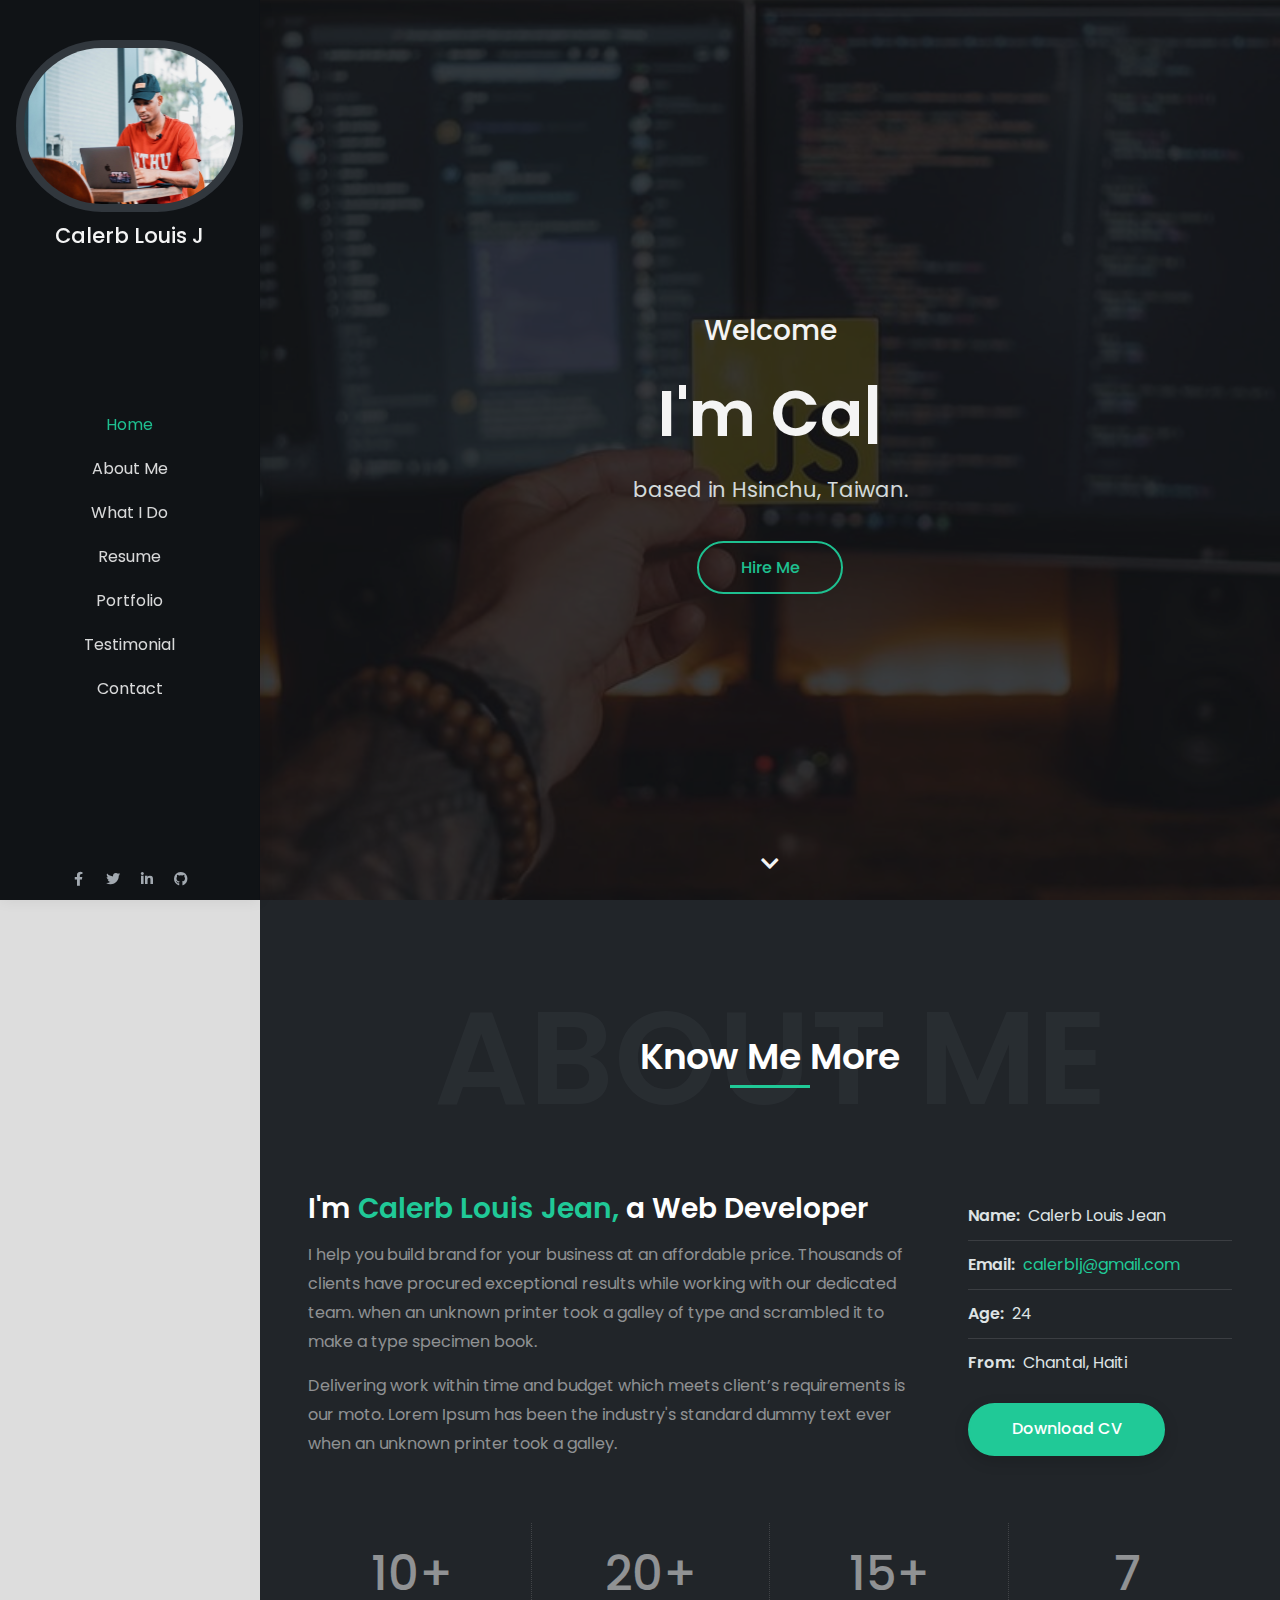
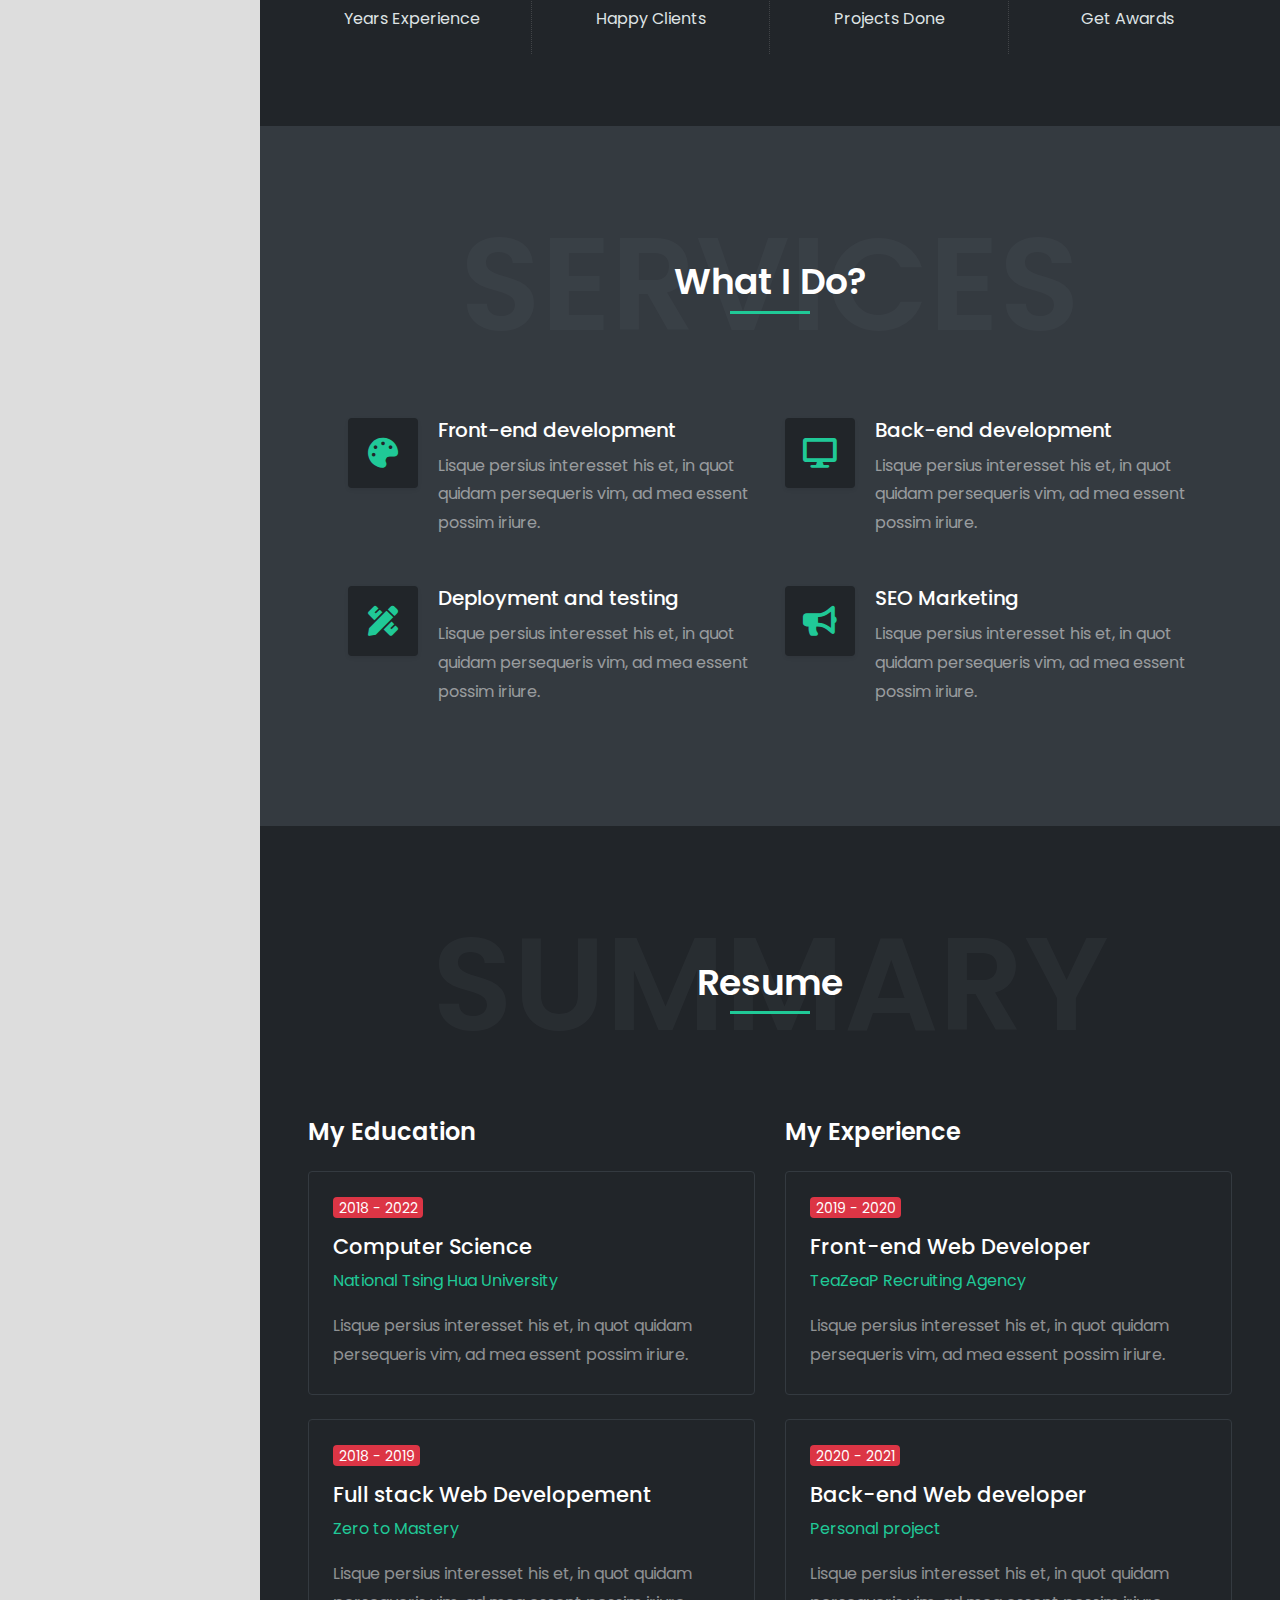
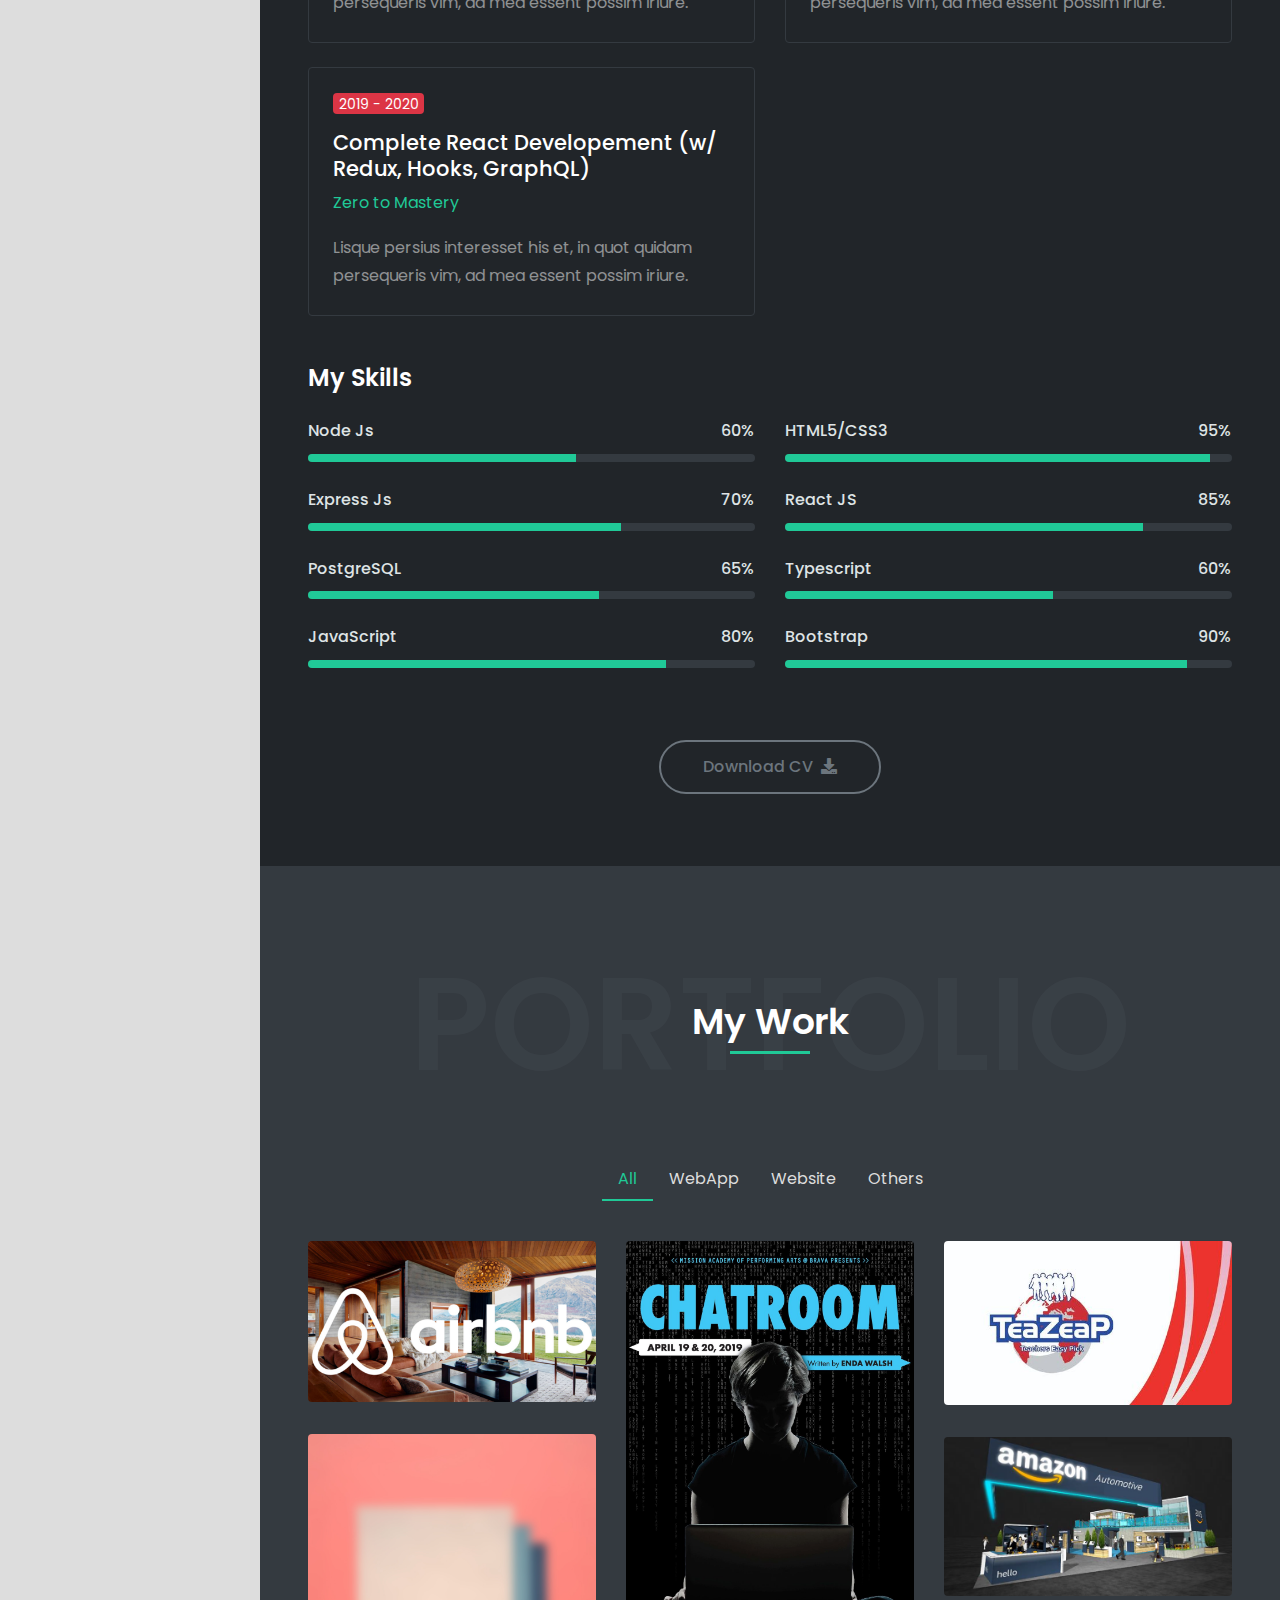
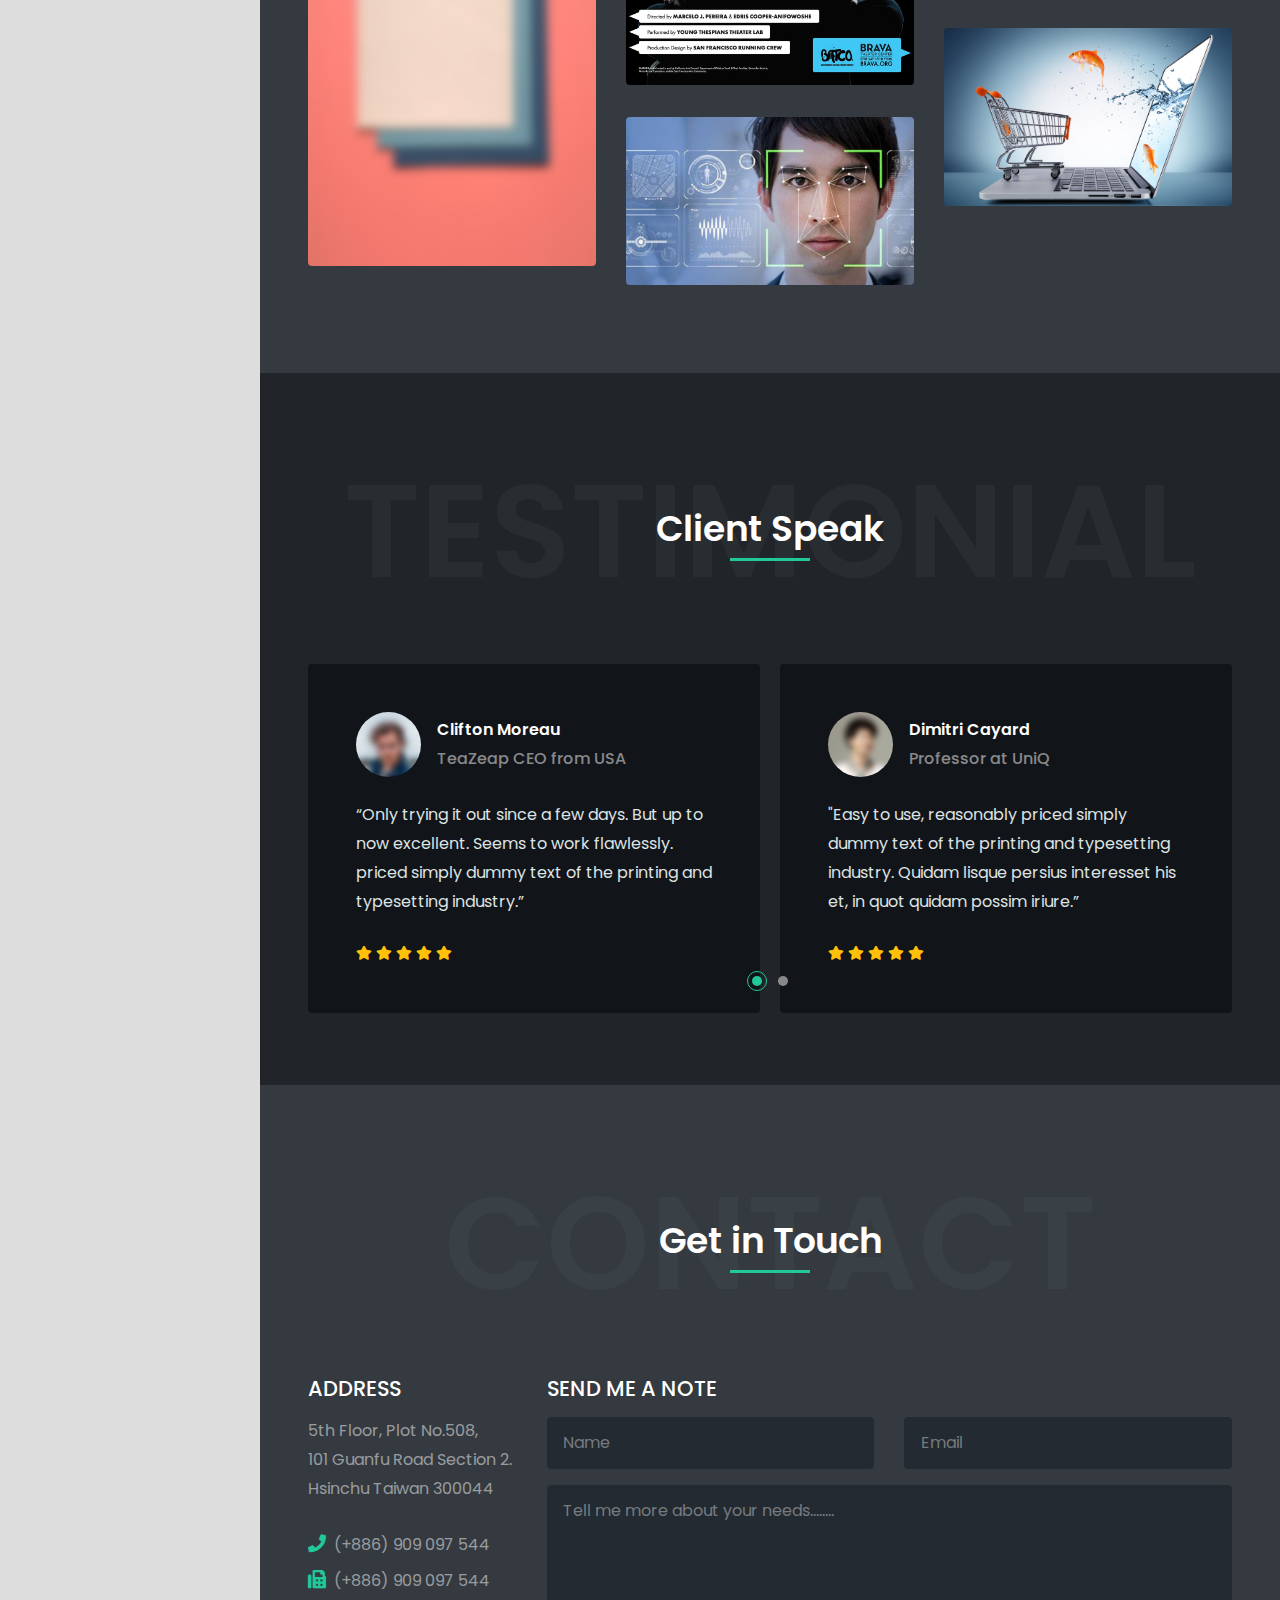
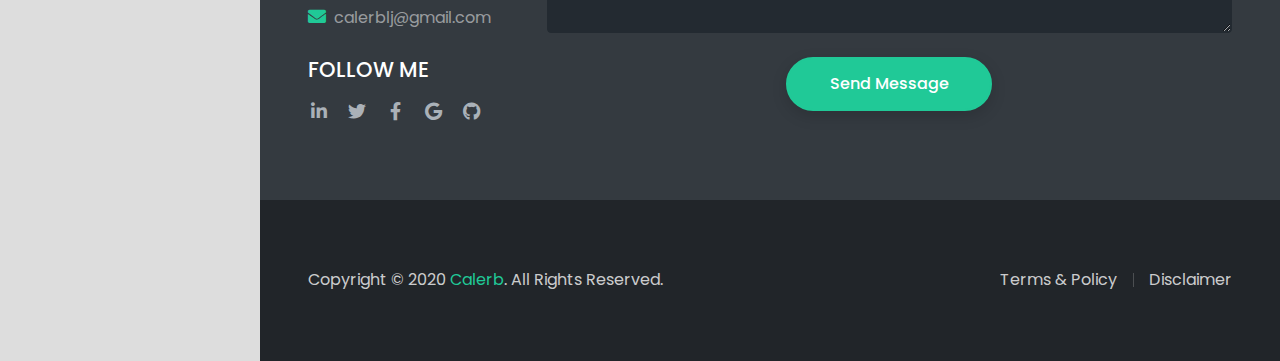
<file: HTML/index.html>
<!DOCTYPE html>
<html lang="en">
<head>
<meta charset="UTF-8" />
<meta http-equiv="X-UA-Compatible" content="IE=edge">
<meta name="viewport" content="width=device-width, initial-scale=1, minimum-scale=1.0, shrink-to-fit=no">
<link href="images/favicon36x36.png" rel="icon" />
<title>Calerb - Personal Portfolio</title>
<meta name="description" content="Simone is responsive bootstrap 4 one page personal portfolio html template.">
<meta name="author" content="harnishdesign.net">

<!-- Web Fonts -->
<link rel='stylesheet' href='https://fonts.googleapis.com/css?family=Poppins:100,200,300,400,500,600,700,800,900' type='text/css'>

<!-- Stylesheet
============================== -->
<!-- Bootstrap -->
<link rel="stylesheet" type="text/css" href="vendor/bootstrap/css/bootstrap.min.css" />
<!-- Font Awesome Icon -->
<link rel="stylesheet" type="text/css" href="vendor/font-awesome/css/all.min.css" />
<!-- Owl Carousel -->
<link rel="stylesheet" type="text/css" href="vendor/owl.carousel/assets/owl.carousel.min.css" />
<!-- Magnific Popup -->
<link rel="stylesheet" type="text/css" href="vendor/magnific-popup/magnific-popup.min.css" />
<!-- Custom Stylesheet -->
<link rel="stylesheet" type="text/css" href="css/stylesheet.css" />




<!-- Here goes your Colors Css -->
<!-- <link rel="stylesheet" type="text/css" href="css/color-blue.css" />
<link rel="stylesheet" type="text/css" href="css/color-brown.css" />
<link rel="stylesheet" type="text/css" href="css/color-cyan.css" />
<link rel="stylesheet" type="text/css" href="css/color-green.css" />
<link rel="stylesheet" type="text/css" href="css/color-indigo.css" />
<link rel="stylesheet" type="text/css" href="css/color-orange.css" />
<link rel="stylesheet" type="text/css" href="css/color-pink.css" />
<link rel="stylesheet" type="text/css" href="css/color-purple.css" />
<link rel="stylesheet" type="text/css" href="css/color-red.css" />
<link rel="stylesheet" type="text/css" href="css/color-yellow.css" /> -->

<!-- Here goes your custom.css
============================================= -->
<!-- <link rel="stylesheet" type="text/css" href="css/custom.css" /> -->

</head>


<body class="side-header" data-spy="scroll" data-target=".navbar" data-offset="1">

<!-- Preloader -->
<div class="preloader preloader-dark">
  <div class="lds-ellipsis">
    <div></div>
    <div></div>
    <div></div>
    <div></div>
  </div>
</div>
<!-- Preloader End --> 

<!-- Document Wrapper   
=============================== -->
<div id="main-wrapper"> 
  <!-- Header
  ============================ -->
  <header id="header" class="sticky-top"> 
    <!-- Navbar -->
    <nav class="primary-menu navbar navbar-expand-lg bg-dark navbar-text-light border-bottom-0">
      <div class="container-fluid position-relative h-100 flex-lg-column pl-3 px-lg-3 pt-lg-3 pb-lg-2"> 
        
        <!-- Logo --> 
        <a href="index.html" class="mb-lg-auto mt-lg-4">
			<span class="bg-dark-2 rounded-pill p-2 mb-lg-1 d-none d-lg-inline-block">
				<img class="img-fluid rounded-pill d-block" src="images/calerb.jpg" title="I'm Calerb" alt="">
			</span>
			<h1 class="text-5 text-white text-center mb-0 d-lg-block">Calerb Louis J</h1>
        </a> 
        <!-- Logo End -->
        
        <div id="header-nav" class="collapse navbar-collapse w-100 my-lg-auto">
          <ul class="navbar-nav text-lg-center my-lg-auto py-lg-3">
            <li class="nav-item"><a class="nav-link smooth-scroll active" href="#home">Home</a></li>
            <li class="nav-item"><a class="nav-link smooth-scroll" 	href="#about">About Me</a></li>
            <li class="nav-item"><a class="nav-link smooth-scroll" href="#services">What I Do</a></li>
            <li class="nav-item"><a class="nav-link smooth-scroll" href="#resume">Resume</a></li>
            <li class="nav-item"><a class="nav-link smooth-scroll" href="#portfolio">Portfolio</a></li>
            <li class="nav-item"><a class="nav-link smooth-scroll" href="#testimonial">Testimonial</a></li>
            <li class="nav-item"><a class="nav-link smooth-scroll" href="#contact">Contact</a></li>
          </ul>
        </div>
        <ul class="social-icons social-icons-muted social-icons-sm mt-lg-auto ml-auto ml-lg-0 mb-n1 d-flex">
          <li class="social-icons-facebook"><a data-toggle="tooltip" href="https://www.facebook.com/calerb.louisjean" target="_blank" title="" data-original-title="Facebook"><i class="fab fa-facebook-f"></i></a></li>
          <li class="social-icons-twitter"><a data-toggle="tooltip" href="http://www.twitter.com/" target="_blank" title="" data-original-title="Twitter"><i class="fab fa-twitter"></i></a></li>
          <li class="social-icons-linkedin"><a data-toggle="tooltip" href="https://www.linkedin.com/in/calerb-louis-jean-3b6a41135/" target="_blank" title="" data-original-title="Linkedin"><i class="fab fa-linkedin-in"></i></a></li>
          <li class="social-icons-github"><a data-toggle="tooltip" href="https://github.com/Calerbucci" target="_blank" title="" data-original-title="GitHub"><i class="fab fa-github"></i></a></li>
        </ul>
        <button class="navbar-toggler" type="button" data-toggle="collapse" data-target="#header-nav"><span></span><span></span><span></span></button>
      </div>
    </nav>
    <!-- Navbar End --> 
  </header>
  <!-- Header End --> 
  
  <!-- Content
  ============================================= -->
  <div id="content" role="main"> 
    
    <!-- Intro
    ============================================= -->
    <section id="home">
      <div class="hero-wrap">
        <div class="hero-mask opacity-8 bg-dark"></div>
        <div class="hero-bg" style="background-image:url('images/back.jpg');"></div>
        <div class="hero-content section d-flex fullscreen">
          <div class="container my-auto">
            <div class="row">
              <div class="col-12 text-center">
                <div class="typed-strings">
                  <p>I'm Calerb</p>
                  <p>I'm a Web Developer</p>
                  <p>I use React for UI</p>
                </div>
                <p class="text-7 font-weight-500 text-white mb-2 mb-md-3">Welcome</p>
                <h2 class="text-16 font-weight-600 text-white mb-2 mb-md-3"><span class="typed"></span></h2>
                <p class="text-5 text-light mb-4">based in Hsinchu, Taiwan.</p>
				<a href="#contact" class="btn btn-outline-primary rounded-pill shadow-none smooth-scroll mt-2">Hire Me</a>
              </div>
            </div>
          </div>
          <a href="#about" class="scroll-down-arrow text-white smooth-scroll"><span class="animated"><i class="fa fa-chevron-down"></i></span></a> </div>
      </div>
    </section>
    <!-- Intro end --> 
    
    <!-- About
    ============================================= -->
    <section id="about" class="section bg-dark-1">
      <div class="container px-lg-5"> 
        <!-- Heading -->
        <div class="position-relative d-flex text-center mb-5">
          <h2 class="text-24 text-muted opacity-1 text-uppercase font-weight-600 w-100 mb-0">About Me</h2>
          <p class="text-9 text-white font-weight-600 position-absolute w-100 align-self-center line-height-4 mb-0">Know Me More<span class="heading-separator-line border-bottom border-3 border-primary position-abolute d-block mx-auto"></span> </p>
        </div>
        <!-- Heading end-->
        
        <div class="row">
          <div class="col-lg-8 text-center text-lg-left">
            <h2 class="text-7 text-white font-weight-600 mb-3">I'm <span class="text-primary">Calerb Louis Jean,</span> a Web Developer</h2>
            <p class="text-white-50">I help you build brand for your business at an affordable price. Thousands of clients have procured exceptional results while working with our dedicated team. when an unknown printer took a galley of type and scrambled it to make a type specimen book.</p>
            <p class="text-white-50">Delivering work within time and budget which meets client’s requirements is our moto. Lorem Ipsum has been the industry's standard dummy text ever when an unknown printer took a galley.</p>
          </div>
          <div class="col-lg-4 mt-5 mt-lg-0">
            <div class="pl-4">
              <ul class="list-style-2 list-style-light text-light">
                <li><span class="font-weight-600 mr-2">Name:</span>Calerb Louis Jean</li>
                <li><span class="font-weight-600 mr-2">Email:</span><a href="mailto:calerblj@gmail.com">calerblj@gmail.com</a></li>
                <li><span class="font-weight-600 mr-2">Age:</span>24</li>
                <li class="border-0"><span class="font-weight-600 mr-2">From:</span>Chantal, Haiti</li>
              </ul>
               <a href="#resume" class="btn btn-primary rounded-pill smooth-scroll" download>Download CV</a> 
              

           </div>
          </div>
        </div>
        <div class="brands-grid separator-border separator-border-light mt-5">
          <div class="row">
            <div class="col-6 col-md-3">
              <div class="featured-box text-center">
                <h4 class="text-12 text-white-50 mb-0"><span class="counter" data-from="0" data-to="2">10</span>+</h4>
                <p class="text-light mb-0">Years Experience</p>
              </div>
            </div>
            <div class="col-6 col-md-3">
              <div class="featured-box text-center">
                <h4 class="text-12 text-white-50 mb-0"><span class="counter" data-from="0" data-to="10">20</span>+</h4>
                <p class="text-light mb-0">Happy Clients</p>
              </div>
            </div>
            <div class="col-6 col-md-3">
              <div class="featured-box text-center">
                <h4 class="text-12 text-white-50 mb-0"><span class="counter" data-from="0" data-to="15">15</span>+</h4>
                <p class="text-light mb-0">Projects Done</p>
              </div>
            </div>
            <div class="col-6 col-md-3">
              <div class="featured-box text-center">
                <h4 class="text-12 text-white-50 mb-0"><span class="counter" data-from="0" data-to="7">7</span></h4>
                <p class="text-light mb-0">Get Awards</p>
              </div>
            </div>
          </div>
        </div>
      </div>
    </section>
    <!-- About end --> 
    
    <!-- Services
    ============================================= -->
    <section id="services" class="section bg-dark-2">
      <div class="container px-lg-5"> 
        <!-- Heading -->
        <div class="position-relative d-flex text-center mb-5">
          <h2 class="text-24 text-muted opacity-1 text-uppercase font-weight-600 w-100 mb-0">Services</h2>
          <p class="text-9 text-white font-weight-600 position-absolute w-100 align-self-center line-height-4 mb-0">What I Do?<span class="heading-separator-line border-bottom border-3 border-primary position-abolute d-block mx-auto"></span> </p>
        </div>
        <!-- Heading end-->
        
        <div class="row">
          <div class="col-lg-11 mx-auto">
            <div class="row">
              <div class="col-md-6">
                <div class="featured-box style-3 mb-5">
                  <div class="featured-box-icon text-primary bg-dark-1 shadow-sm rounded"> <i class="fas fa-palette"></i> </div>
                  <h3 class="text-white">Front-end development</h3>
                  <p class="text-white-50 mb-0">Lisque persius interesset his et, in quot quidam persequeris vim, ad mea essent possim iriure.</p>
                </div>
              </div>
              <div class="col-md-6">
                <div class="featured-box style-3 mb-5">
                  <div class="featured-box-icon text-primary bg-dark-1 shadow-sm rounded"> <i class="fas fa-desktop"></i></div>
                  <h3 class="text-white">Back-end development</h3>
                  <p class="text-white-50 mb-0">Lisque persius interesset his et, in quot quidam persequeris vim, ad mea essent possim iriure.</p>
                </div>
              </div>
              <div class="col-md-6">
                <div class="featured-box style-3 mb-5">
                  <div class="featured-box-icon text-primary bg-dark-1 shadow-sm rounded"> <i class="fas fa-pencil-ruler"></i> </div>
                  <h3 class="text-white">Deployment and testing</h3>
                  <p class="text-white-50 mb-0">Lisque persius interesset his et, in quot quidam persequeris vim, ad mea essent possim iriure.</p>
                </div>
              </div>
              <div class="col-md-6">
                <div class="featured-box style-3 mb-0">
                  <div class="featured-box-icon text-primary bg-dark-1 shadow-sm rounded"> <i class="fas fa-bullhorn"></i> </div>
                  <h3 class="text-white">SEO Marketing</h3>
                  <p class="text-white-50 mb-0">Lisque persius interesset his et, in quot quidam persequeris vim, ad mea essent possim iriure.</p>
                </div>
              </div> 
            </div>
          </div>
        </div>
      </div>
    </section>
    <!-- Services end --> 
    
    <!-- Resume
    ============================================= -->
    <section id="resume" class="section bg-dark-1">
      <div class="container px-lg-5"> 
        <!-- Heading -->
        <div class="position-relative d-flex text-center mb-5">
          <h2 class="text-24 text-muted opacity-1 text-uppercase font-weight-600 w-100 mb-0">Summary</h2>
          <p class="text-9 text-white font-weight-600 position-absolute w-100 align-self-center line-height-4 mb-0">Resume<span class="heading-separator-line border-bottom border-3 border-primary position-abolute d-block mx-auto"></span> </p>
        </div>
        <!-- Heading end-->
        
        <div class="row"> 
          <!-- My Education -->
          <div class="col-md-6">
            <h2 class="text-6 text-white font-weight-600 mb-4">My Education</h2>
            <div class="border border-dark rounded p-4 mb-4">
              <p class="badge badge-danger text-2 font-weight-400">2018 - 2022</p>
              <h3 class="text-5 text-white">Computer Science</h3>
              <p class="text-primary">National Tsing Hua University</p>
              <p class="text-white-50 mb-0">Lisque persius interesset his et, in quot quidam persequeris vim, ad mea essent possim iriure.</p>
            </div>
            <div class="border border-dark rounded p-4 mb-4">
              <p class="badge badge-danger text-2 font-weight-400">2018 - 2019</p>
              <h3 class="text-5 text-white">Full stack Web Developement
                </h3>
              <p class="text-primary">Zero to Mastery</p>
              <p class="text-white-50 mb-0">Lisque persius interesset his et, in quot quidam persequeris vim, ad mea essent possim iriure.</p>
            </div>
            <div class="border border-dark rounded p-4 mb-4">
              <p class="badge badge-danger text-2 font-weight-400">2019 - 2020</p>
              <h3 class="text-5 text-white">Complete React Developement (w/ Redux, Hooks, GraphQL)
                </h3>
              <p class="text-primary">Zero to Mastery</p>
              <p class="text-white-50 mb-0">Lisque persius interesset his et, in quot quidam persequeris vim, ad mea essent possim iriure.</p>
            </div>
          </div>
          
          <!-- My Experience -->
          <div class="col-md-6">
            <h2 class="text-6 text-white font-weight-600 mb-4">My Experience</h2>
            <div class="border border-dark rounded p-4 mb-4">
              <p class="badge badge-danger text-2 font-weight-400">2019 - 2020</p>
              <h3 class="text-5 text-white">Front-end Web Developer</h3>
              <p class="text-primary">TeaZeaP Recruiting Agency</p>
              <p class="text-white-50 mb-0">Lisque persius interesset his et, in quot quidam persequeris vim, ad mea essent possim iriure.</p>
            </div>
             <div class="border border-dark rounded p-4 mb-4">
              <p class="badge badge-danger text-2 font-weight-400">2020 - 2021</p>
              <h3 class="text-5 text-white">Back-end Web developer</h3>
              <p class="text-primary">Personal project</p>
              <p class="text-white-50 mb-0">Lisque persius interesset his et, in quot quidam persequeris vim, ad mea essent possim iriure.</p>
            </div>
          </div>
        </div>
        <!-- My Skills -->
		<h2 class="text-6 text-white font-weight-600 mt-4 mb-4">My Skills</h2>
        <div class="row">
          <div class="col-md-6">
            <p class="text-light font-weight-500 text-left mb-2">Node Js <span class="float-right">60%</span></p>
            <div class="progress progress-sm bg-dark-2 mb-4">
              <div class="progress-bar" role="progressbar" style="width: 60%" aria-valuenow="60" aria-valuemin="0" aria-valuemax="100"></div>
            </div>
            <p class="text-light font-weight-500 text-left mb-2">Express Js<span class="float-right">70%</span></p>
            <div class="progress progress-sm bg-dark-2 mb-4">
              <div class="progress-bar" role="progressbar" style="width: 70%" aria-valuenow="70" aria-valuemin="0" aria-valuemax="100"></div>
            </div>
            <p class="text-light font-weight-500 text-left mb-2">PostgreSQL<span class="float-right">65%</span></p>
            <div class="progress progress-sm bg-dark-2 mb-4">
              <div class="progress-bar" role="progressbar" style="width: 65%" aria-valuenow="65" aria-valuemin="0" aria-valuemax="100"></div>
            </div>
            <p class="text-light font-weight-500 text-left mb-2">JavaScript <span class="float-right">80%</span></p>
            <div class="progress progress-sm bg-dark-2 mb-4">
              <div class="progress-bar" role="progressbar" style="width: 80%" aria-valuenow="80" aria-valuemin="0" aria-valuemax="100"></div>
            </div>
          </div>
          <div class="col-md-6">
            <p class="text-light font-weight-500 text-left mb-2">HTML5/CSS3 <span class="float-right">95%</span></p>
            <div class="progress progress-sm bg-dark-2 mb-4">
              <div class="progress-bar" role="progressbar" style="width: 95%" aria-valuenow="95" aria-valuemin="0" aria-valuemax="100"></div>
            </div>
            <p class="text-light font-weight-500 text-left mb-2">React JS <span class="float-right">85%</span></p>
            <div class="progress progress-sm bg-dark-2 mb-4">
              <div class="progress-bar" role="progressbar" style="width: 80%" aria-valuenow="80" aria-valuemin="0" aria-valuemax="100"></div>
            </div>
            <p class="text-light font-weight-500 text-left mb-2">Typescript <span class="float-right">60%</span></p>
            <div class="progress progress-sm bg-dark-2 mb-4">
              <div class="progress-bar" role="progressbar" style="width: 60%" aria-valuenow="60" aria-valuemin="0" aria-valuemax="100"></div>
            </div>
            <p class="text-light font-weight-500 text-left mb-2">Bootstrap <span class="float-right">90%</span></p>
            <div class="progress progress-sm bg-dark-2 mb-4">
              <div class="progress-bar" role="progressbar" style="width: 90%" aria-valuenow="90" aria-valuemin="0" aria-valuemax="100"></div>
            </div>
          </div>
        </div>
        <div class="text-center mt-5"><a href="Calerb_LouisJeanResume.pdf" class="btn btn-outline-secondary rounded-pill shadow-none" download>Download CV <span class="ml-1"><i class="fas fa-download"></i></span></a></div>
      </div>
    </section>
    <!-- Resume end --> 
    
    <!-- Portfolio
    ============================================= -->
    <section id="portfolio" class="section bg-dark-2">
      <div class="container px-lg-5"> 
        <!-- Heading -->
        <div class="position-relative d-flex text-center mb-5">
          <h2 class="text-24 text-muted opacity-1 text-uppercase font-weight-600 w-100 mb-0">Portfolio</h2>
          <p class="text-9 text-white font-weight-600 position-absolute w-100 align-self-center line-height-4 mb-0">My Work<span class="heading-separator-line border-bottom border-3 border-primary position-abolute d-block mx-auto"></span> </p>
        </div>
        <!-- Heading end--> 
        
        <!-- Filter Menu -->
        <ul class="portfolio-menu nav nav-tabs nav-light justify-content-center border-bottom-0 mb-4">
          <li class="nav-item"> <a data-filter="*" class="nav-link active" href="">All</a></li>
          <li class="nav-item"> <a data-filter=".design" href="" class="nav-link">WebApp</a></li>
          <li class="nav-item"> <a data-filter=".brand" href="" class="nav-link">Website</a></li>
          <li class="nav-item"> <a data-filter=".photos" href="" class="nav-link">Others</a></li>
        </ul>
        <!-- Filter Menu end -->
        <div class="portfolio popup-ajax-gallery">
          <div class="row portfolio-filter">
            <div class="col-sm-6 col-lg-4 brand">
              <div class="portfolio-box rounded my-3">
                <div class="portfolio-img rounded"> <img class="img-fluid d-block" src="images/projects/airbnb-clone.jpg" alt="">
                  <div class="portfolio-overlay"> <a class="popup-ajax stretched-link" class="stretched-link" href="ajax/portfolio-ajax-project-dark-1.html"></a>
                    <div class="portfolio-overlay-details">
                      <h5 class="text-white font-weight-400">Airbnb Clone</h5>
                      <span class="text-light">Website </span></div>
                  </div>
                </div>
              </div>
            </div>
            <div class="col-sm-6 col-lg-4 design">
              <div class="portfolio-box rounded my-3">
                <div class="portfolio-img rounded"> <img class="img-fluid d-block" src="images/projects/chatrrom.jpg" alt="">
                  <div class="portfolio-overlay"> <a class="popup-ajax stretched-link" class="stretched-link" href="ajax/portfolio-ajax-project-dark-2.html"></a>
                    <div class="portfolio-overlay-details">
                      <h5 class="text-white font-weight-400">Chatroom</h5>
                      <span class="text-light">Web App</span> </div>
                  </div>
                </div>
              </div>
            </div>
            <div class="col-sm-6 col-lg-4 artwork brand">
              <div class="portfolio-box rounded my-3">
                <div class="portfolio-img rounded"> <img class="img-fluid d-block" src="images/projects/teazeap.jpg" alt="">
                  <div class="portfolio-overlay"> <a class="popup-ajax stretched-link" class="stretched-link" href="ajax/portfolio-ajax-project-dark-3.html"></a>
                    <div class="portfolio-overlay-details">
                      <h5 class="text-white font-weight-400">TeaZeaP</h5>
                      <span class="text-light">Website</span> </div>
                  </div>
                </div>
              </div>
            </div>
            <div class="col-sm-6 col-lg-4 artwork photos">
              <div class="portfolio-box rounded my-3">
                <div class="portfolio-img rounded"> <img class="img-fluid d-block" src="images/projects/project-4.jpg" alt="">
                  <div class="portfolio-overlay"> <a  class="popup-ajax stretched-link" class="stretched-link" href="ajax/portfolio-ajax-project-dark-4.html"></a>
                    <div class="portfolio-overlay-details">
                      <h5 class="text-white font-weight-400">Project Title</h5>
                      <span class="text-light">Category</span> </div>
                  </div>
                </div>
              </div>
            </div>
            <div class="col-sm-6 col-lg-4 design">
              <div class="portfolio-box rounded my-3">
                <div class="portfolio-img rounded"> <img class="img-fluid d-block" src="images/projects/amazone.png" alt="">
                  <div class="portfolio-overlay"> <a class="popup-ajax stretched-link" class="stretched-link" href="ajax/portfolio-ajax-project-dark-5.html"></a>
                    <div class="portfolio-overlay-details">
                      <h5 class="text-white font-weight-400">Amazon Clone</h5>
                      <span class="text-light">Web App</span> </div>
                  </div>
                </div>
              </div>
            </div>
            <div class="col-sm-6 col-lg-4 brand">
              <div class="portfolio-box rounded my-3">
                <div class="portfolio-img rounded"> <img class="img-fluid d-block" src="images/projects/ecommerce.jpg" alt="">
                  <div class="portfolio-overlay"> <a class="popup-ajax stretched-link" class="stretched-link" href="ajax/portfolio-ajax-project-dark-6.html"></a>
                    <div class="portfolio-overlay-details">
                      <h5 class="text-white font-weight-400">E-commerce</h5>
                      <span class="text-light">Website</span> </div>
                  </div>
                </div>
              </div>
            </div>
            <div class="col-sm-6 col-lg-4 design">
              <div class="portfolio-box rounded my-3">
                <div class="portfolio-img rounded"> <img class="img-fluid d-block" src="images/projects/face.jpg" alt="">
                  <div class="portfolio-overlay"> <a class="popup-ajax stretched-link" href="ajax/portfolio-ajax-project-dark-7.html"></a>
                    <div class="portfolio-overlay-details">
                      <h5 class="text-white font-weight-400">Face detection</h5>
                      <span class="text-light">Web App</span> </div>
                  </div>
                </div>
              </div>
            </div>
          </div>
        </div>
      </div>
    </section>
    <!-- Portfolio end --> 
    
    <!-- Testimonial
    ============================================= -->
    <section id="testimonial" class="section bg-dark-1">
      <div class="container px-lg-5"> 
        <!-- Heading -->
        <div class="position-relative d-flex text-center mb-5">
          <h2 class="text-24 text-muted opacity-1 text-uppercase font-weight-600 w-100 mb-0">Testimonial</h2>
          <p class="text-9 text-white font-weight-600 position-absolute w-100 align-self-center line-height-4 mb-0">Client Speak<span class="heading-separator-line border-bottom border-3 border-primary position-abolute d-block mx-auto"></span> </p>
        </div>
        <!-- Heading end-->
        
        <div class="owl-carousel owl-light owl-theme single-slideshow" data-loop="true" data-nav="false" data-autoplay="true"  data-margin="20" data-stagepadding="0" data-slideby="1" data-items-xs="1" data-items-sm="1" data-items-md="1" data-items-lg="2">
          <div class="item">
            <div class="bg-dark rounded p-5">
              <div class="d-flex align-items-center mt-auto mb-4"> <img class="img-fluid rounded-circle d-inline-block w-auto" src="images/testimonial/client-sm-3.jpg" alt="">
                <p class="ml-3 mb-0"><strong class="d-block text-white font-weight-600">Clifton Moreau</strong> <span class="text-white-50 font-weight-500">TeaZeap CEO from USA</span></p>
              </div>
              <p class="text-light mb-4">“Only trying it out since a few days. But up to now excellent. Seems to work flawlessly. priced simply dummy text of the printing and typesetting industry.”</p>
              <span class="text-2"> <i class="fas fa-star text-warning"></i> <i class="fas fa-star text-warning"></i> <i class="fas fa-star text-warning"></i> <i class="fas fa-star text-warning"></i> <i class="fas fa-star text-warning"></i> </span> </div>
          </div>
          <div class="item">
            <div class="bg-dark rounded p-5">
              <div class="d-flex align-items-center mt-auto mb-4"> <img class="img-fluid rounded-circle d-inline-block w-auto" src="images/testimonial/client-sm-1.jpg" alt="">
                <p class="ml-3 mb-0"><strong class="d-block text-white font-weight-600">Dimitri Cayard</strong> <span class="text-white-50 font-weight-500">Professor at UniQ</span></p>
              </div>
              <p class="text-light mb-4">"Easy to use, reasonably priced simply dummy text of the printing and typesetting industry. Quidam lisque persius interesset his et, in quot quidam possim iriure.”</p>
              <span class="text-2"> <i class="fas fa-star text-warning"></i> <i class="fas fa-star text-warning"></i> <i class="fas fa-star text-warning"></i> <i class="fas fa-star text-warning"></i> <i class="fas fa-star text-warning"></i> </span> </div>
          </div>
          <div class="item">
            <div class="bg-dark rounded p-5">
              <div class="d-flex align-items-center mt-auto mb-4"> <img class="img-fluid rounded-circle d-inline-block w-auto" src="images/testimonial/client-sm-2.jpg" alt="">
                <p class="ml-3 mb-0"><strong class="d-block text-white font-weight-600">Muzi Gondwe</strong> <span class="text-white-50 font-weight-500">Full stack engineer from Taiwan</span></p>
              </div>
              <p class="text-light mb-4">“I am happy Working with printing and typesetting industry. Quidam lisque persius interesset his et, in quot quidam persequeris essent possim iriure.”</p>
              <span class="text-2"> <i class="fas fa-star text-warning"></i> <i class="fas fa-star text-warning"></i> <i class="fas fa-star text-warning"></i> <i class="fas fa-star text-warning"></i> <i class="fas fa-star text-warning"></i> </span> </div>
          </div>
          <div class="item">
            <div class="bg-dark rounded p-5">
              <div class="d-flex align-items-center mt-auto mb-4"> <img class="img-fluid rounded-circle d-inline-block w-auto" src="images/testimonial/client-sm-4.jpg" alt="">
                <p class="ml-3 mb-0"><strong class="d-block text-white font-weight-600">Chris Tom</strong> <span class="text-white-50 font-weight-500">User from UK</span></p>
              </div>
              <p class="text-light mb-4">“I have used them twice now. Good rates, very efficient service and priced simply dummy text of the printing and typesetting industry quidam interesset his et. Excellent.”</p>
              <span class="text-2"> <i class="fas fa-star text-warning"></i> <i class="fas fa-star text-warning"></i> <i class="fas fa-star text-warning"></i> <i class="fas fa-star text-warning"></i> <i class="fas fa-star text-warning"></i> </span> </div>
          </div>
        </div>
      </div>
    </section>
    <!-- Testimonial end --> 
    
    <!-- Contact Me
    ============================================= -->
    <section id="contact" class="section bg-dark-2">
      <div class="container px-lg-5"> 
        <!-- Heading -->
        <div class="position-relative d-flex text-center mb-5">
          <h2 class="text-24 text-muted opacity-1 text-uppercase font-weight-600 w-100 mb-0">Contact</h2>
          <p class="text-9 text-white font-weight-600 position-absolute w-100 align-self-center line-height-4 mb-0">Get in Touch<span class="heading-separator-line border-bottom border-3 border-primary position-abolute d-block mx-auto"></span> </p>
        </div>
        <!-- Heading end-->
        <div class="row">
          <div class="col-md-4 col-xl-3 order-1 order-md-0 text-center text-md-left mt-5 mt-md-0">
            <h2 class="mb-3 text-5 text-white text-uppercase">Address</h2>
            <p class="text-3 text-white-50 mb-4">5th Floor, Plot No.508,<br>
              101 Guanfu Road Section 2.<br>
              Hsinchu Taiwan 300044 </p>
            <p class="text-3 text-white-50 mb-1"><span class="text-primary text-4 mr-2"><i class="fas fa-phone"></i></span>(+886) 909 097 544</p>
            <p class="text-3 text-white-50 mb-1"><span class="text-primary text-4 mr-2"><i class="fas fa-fax"></i></span>(+886) 909 097 544</p>
            <p class="text-3 text-white-50 mb-4"><span class="text-primary text-4 mr-2"><i class="fas fa-envelope"></i></span>calerblj@gmail.com</p>
            <h2 class="mb-3 text-5 text-white text-uppercase">Follow Me</h2>
            <ul class="social-icons social-icons-muted ml-md-n2 justify-content-center justify-content-md-start">
              <li class="social-icons-linkedin"><a data-toggle="tooltip" href="https://www.linkedin.com/in/calerb-louis-jean-3b6a41135/" target="_blank" title="" data-original-title="Linkedin"><i class="fab fa-linkedin-in"></i></a></li>
              <li class="social-icons-twitter"><a data-toggle="tooltip" href="https://twitter.com/harnishdesign/" target="_blank" title="" data-original-title="Twitter"><i class="fab fa-twitter"></i></a></li>
              <li class="social-icons-facebook"><a data-toggle="tooltip" href="https://www.facebook.com/calerb.louisjean" target="_blank" title="" data-original-title="Facebook"><i class="fab fa-facebook-f"></i></a></li>
              <li class="social-icons-google"><a data-toggle="tooltip" href="http://www.google.com/" target="_blank" title="" data-original-title="Google"><i class="fab fa-google"></i></a></li>
              <li class="social-icons-github"><a data-toggle="tooltip" href="https://github.com/Calerbucci" target="_blank" title="" data-original-title="GitHub"><i class="fab fa-github"></i></a></li>
            </ul>
          </div>
          <div class="col-md-8 col-xl-9 order-0 order-md-1">
            <h2 class="mb-3 text-5 text-white text-uppercase text-center text-md-left">Send me a note</h2>
			<form id="contact-form" class="form-dark" action="php/mail.php" method="post">
              <div class="row">
                <div class="col-xl-6">
                  <div class="form-group">
                    <input name="name" type="text" class="form-control" required placeholder="Name">
                  </div>
                </div>
                <div class="col-xl-6">
                  <div class="form-group">
                    <input name="email" type="email" class="form-control" required placeholder="Email">
                  </div>
                </div>
              </div>
              <div class="form-group">
                <textarea name="form-message" class="form-control" rows="5" required placeholder="Tell me more about your needs........"></textarea>
              </div>
              <p class="text-center mt-4 mb-0">
				<button id="submit-btn" class="btn btn-primary rounded-pill d-inline-flex" type="submit">Send Message</button>
              </p>
            </form>
          </div>
        </div>
		
      </div>
    </section>
    <!-- Contact Me end --> 
    
  </div>
  <!-- Content end --> 
  
  <!-- Footer
  ============================================= -->
  <footer id="footer" class="section footer-text-light bg-dark-1">
    <div class="container px-lg-5">
      <div class="row">
        <div class="col-lg-6 text-center text-lg-left">
          <p class="mb-3 mb-lg-0">Copyright © 2020 <a href="#">Calerb</a>. All Rights Reserved.</p>
        </div>
        <div class="col-lg-6">
          <ul class="nav nav-separator nav-separator-light justify-content-center justify-content-lg-end">
            <li class="nav-item"> <a class="nav-link" data-toggle="modal" data-target="#terms-policy" href="#">Terms & Policy</a></li>
            <li class="nav-item"> <a class="nav-link" data-toggle="modal" data-target="#disclaimer" href="#">Disclaimer</a></li>
          </ul>
        </div>
      </div>
    </div>
  </footer>
  <!-- Footer end --> 
  
</div>
<!-- Document Wrapper end --> 

<!-- Back to Top
============================================= --> 
<a id="back-to-top" class="rounded-circle" data-toggle="tooltip" title="Back to Top" href="javascript:void(0)"><i class="fa fa-chevron-up"></i></a> 

<!-- Terms & Policy Modal
================================== -->
<div id="terms-policy" class="modal fade" role="dialog" aria-hidden="true">
  <div class="modal-dialog modal-lg modal-dialog-centered" role="document">
    <div class="modal-content bg-dark-2 text-light">
      <div class="modal-header border-secondary">
        <h5 class="modal-title text-white">Terms & Policy</h5>
        <button type="button" class="close font-weight-400 text-white" data-dismiss="modal" aria-label="Close"> <span aria-hidden="true">&times;</span> </button>
      </div>
      <div class="modal-body p-4">
        <p>Simply dummy text of the printing and typesetting industry. Lorem Ipsum has been the industry's standard dummy text ever since the 1500s, when an unknown printer took a galley of type and scrambled it to make a type specimen book. It has survived not only five centuries, but also the leap into electronic typesetting, remaining essentially unchanged.</p>
        <h3 class="text-white mb-3 mt-4 mt-4">Terms of Use</h3>
        <p>It has survived not only five centuries, but also the leap into electronic typesetting, remaining essentially unchanged. Simply dummy text of the printing and typesetting industry.</p>
        <h5 class="text-white text-4 mt-4">Part I – Information simone collects and controls</h5>
        <p>Lorem Ipsum has been the industry's standard dummy text ever since the 1500s, when an unknown printer took a galley of type and scrambled it to make a type specimen book.</p>
        <h5 class="text-white text-4 mt-4">Part II – Information that simone processes on your behalf</h5>
        <p>Lorem Ipsum has been the industry's standard dummy text ever since the 1500s, when an unknown printer took a galley of type and scrambled it to make a type specimen book.</p>
        <h5 class="text-white text-4 mt-4">Part III – General</h5>
        <p>It has survived not only five centuries, but also the leap into electronic typesetting, remaining essentially unchanged. Lorem Ipsum has been the industry's standard dummy text ever since the 1500s, when an unknown printer took a galley of type and scrambled it to make a type specimen book.</p>
        <h3 class="text-white mb-3 mt-4">Privacy Policy</h3>
        <p>Lorem Ipsum is simply dummy text of the printing and typesetting industry. Lorem Ipsum has been the industry's standard dummy text ever since the 1500s, when an unknown printer took a galley of type and scrambled it to make a type specimen book. </p>
        <ol class="line-height-5">
          <li>Lisque persius interesset his et, in quot quidam persequeris vim, ad mea essent possim iriure.</li>
          <li>Quidam lisque persius interesset his et, Lisque persius interesset his et, in quot quidam persequeris vim, ad mea essent possim iriure.</li>
          <li>In quot quidam persequeris vim, ad mea essent possim iriure. Quidam lisque persius interesset his et.</li>
          <li>Quidam lisque persius interesset his et, Lisque persius interesset his et.</li>
          <li>Interesset his et, Lisque persius interesset his et, in quot quidam persequeris vim, ad mea essent possim iriure.</li>
          <li>Persius interesset his et, Lisque persius interesset his et, in quot quidam persequeris vim, ad mea essent possim iriure.</li>
          <li>Quot quidam persequeris vim Quidam lisque persius interesset his et, Lisque persius interesset his et, in quot quidam persequeris vim, ad mea essent possim iriure.</li>
        </ol>
      </div>
    </div>
  </div>
</div>
<!-- Terms & Policy Modal End --> 

<!-- Disclaimer Modal
================================== -->
<div id="disclaimer" class="modal fade" role="dialog" aria-hidden="true">
  <div class="modal-dialog modal-lg modal-dialog-centered" role="document">
    <div class="modal-content bg-dark-2 text-light">
      <div class="modal-header border-secondary">
        <h5 class="modal-title text-white">Copyright & Disclaimer</h5>
        <button type="button" class="close font-weight-400 text-white" data-dismiss="modal" aria-label="Close"> <span aria-hidden="true">&times;</span> </button>
      </div>
      <div class="modal-body p-4">
        <p>Simply dummy text of the printing and typesetting industry. Lorem Ipsum has been the industry's standard dummy text ever since the 1500s, when an unknown printer took a galley of type and scrambled it to make a type specimen book. </p>
        <ul class="line-height-5">
          <li>Lisque persius interesset his et, in quot quidam persequeris vim, ad mea essent possim iriure.</li>
          <li>Quidam lisque persius interesset his et, Lisque persius interesset his et, in quot quidam persequeris vim, ad mea essent possim iriure.</li>
          <li>In quot quidam persequeris vim, ad mea essent possim iriure. Quidam lisque persius interesset his et.</li>
          <li>Quidam lisque persius interesset his et, Lisque persius interesset his et.</li>
          <li>Interesset his et, Lisque persius interesset his et, in quot quidam persequeris vim, ad mea essent possim iriure.</li>
          <li>Persius interesset his et, Lisque persius interesset his et, in quot quidam persequeris vim, ad mea essent possim iriure.</li>
          <li>Quot quidam persequeris vim Quidam lisque persius interesset his et, Lisque persius interesset his et, in quot quidam persequeris vim, ad mea essent possim iriure.</li>
        </ul>
      </div>
    </div>
  </div>
</div>
<!-- Disclaimer Modal End -->

<!-- JavaScript --> 
<script src="vendor/jquery/jquery.min.js"></script> 
<script src="vendor/bootstrap/js/bootstrap.bundle.min.js"></script> 
<!-- Easing --> 
<script src="vendor/jquery.easing/jquery.easing.min.js"></script> 
<!-- Appear --> 
<script src="vendor/jquery.appear/jquery.appear.min.js"></script> 
<!-- Counter --> 
<script src="vendor/jquery.countTo/jquery.countTo.min.js"></script> 
<!-- Parallax Bg --> 
<script src="vendor/parallaxie/parallaxie.min.js"></script> 
<!-- Typed --> 
<script src="vendor/typed/typed.min.js"></script> 
<!-- Owl Carousel --> 
<script src="vendor/owl.carousel/owl.carousel.min.js"></script> 
<!-- isotope Portfolio Filter --> 
<script src="vendor/isotope/isotope.pkgd.min.js"></script> 
<!-- Magnific Popup --> 
<script src="vendor/magnific-popup/jquery.magnific-popup.min.js"></script> 
<!-- Custom Script --> 
<script src="js/theme.js"></script>
</body>
</html>
</file>
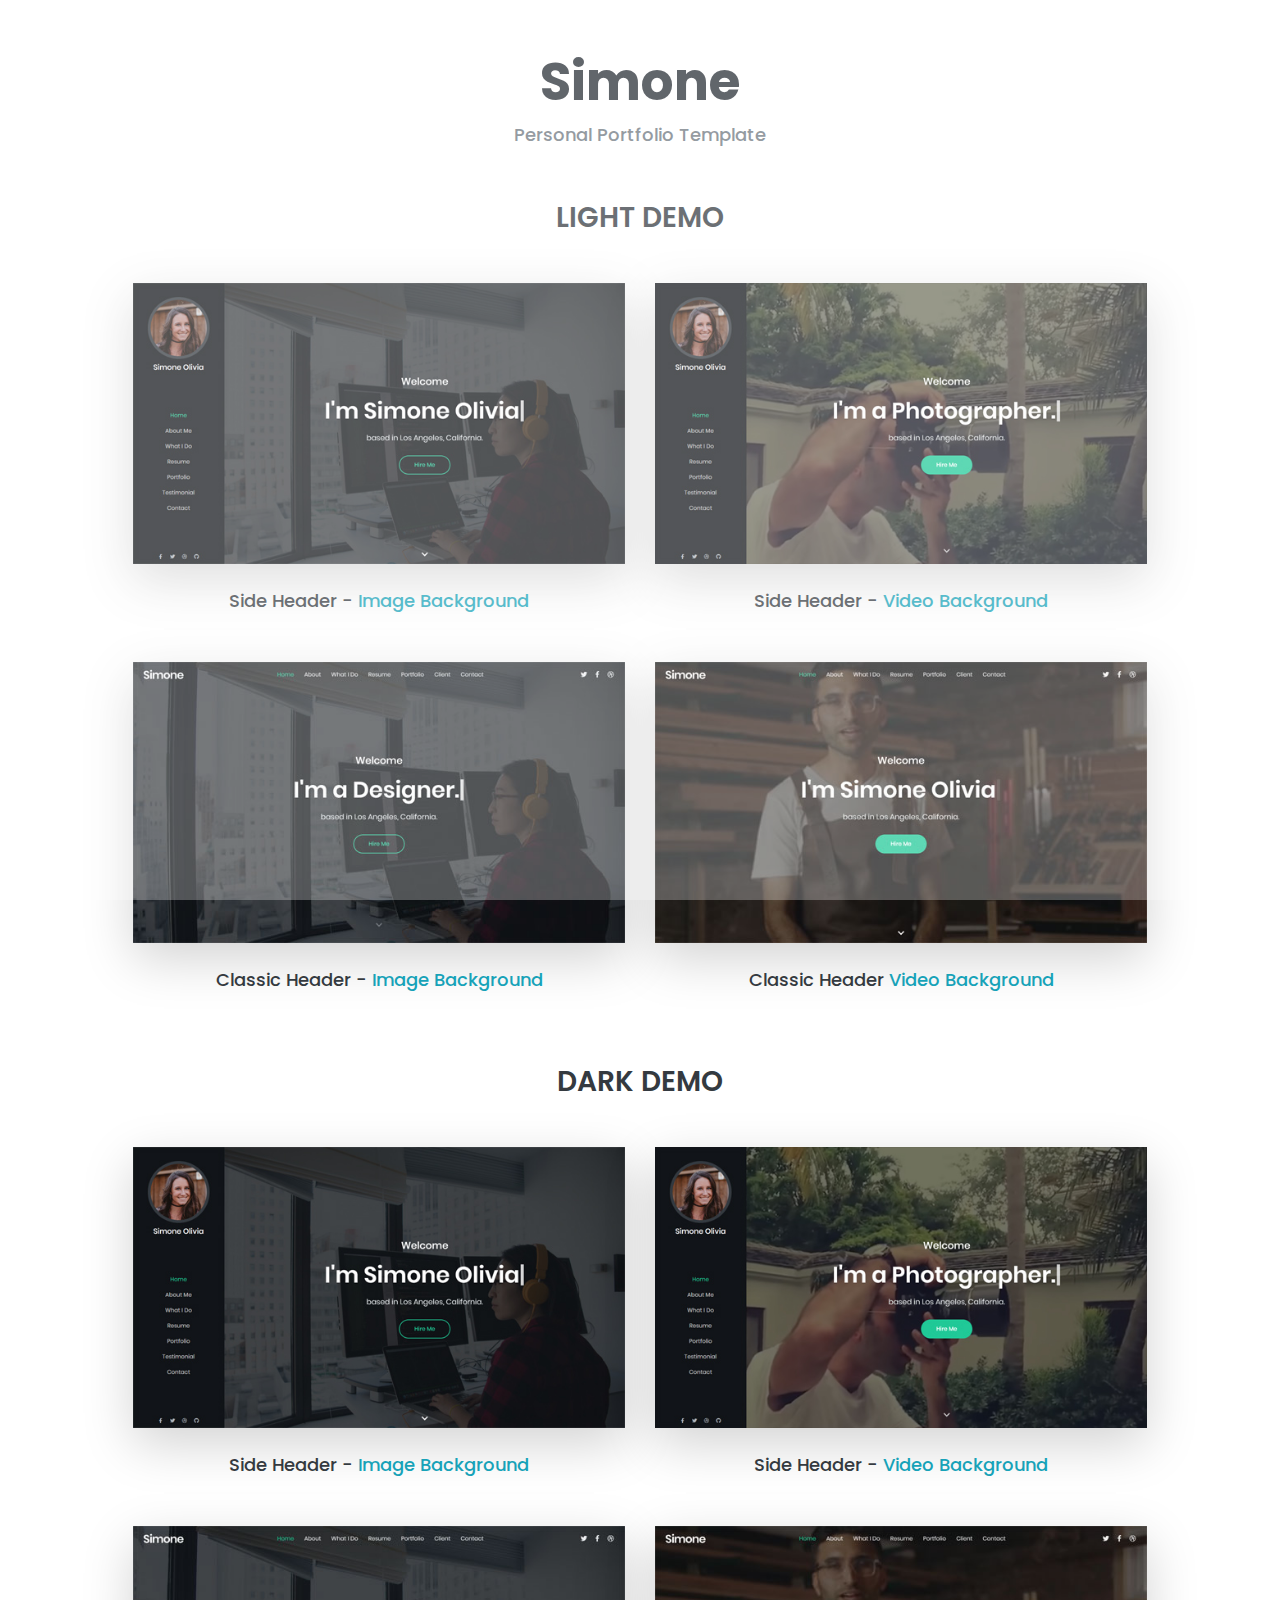
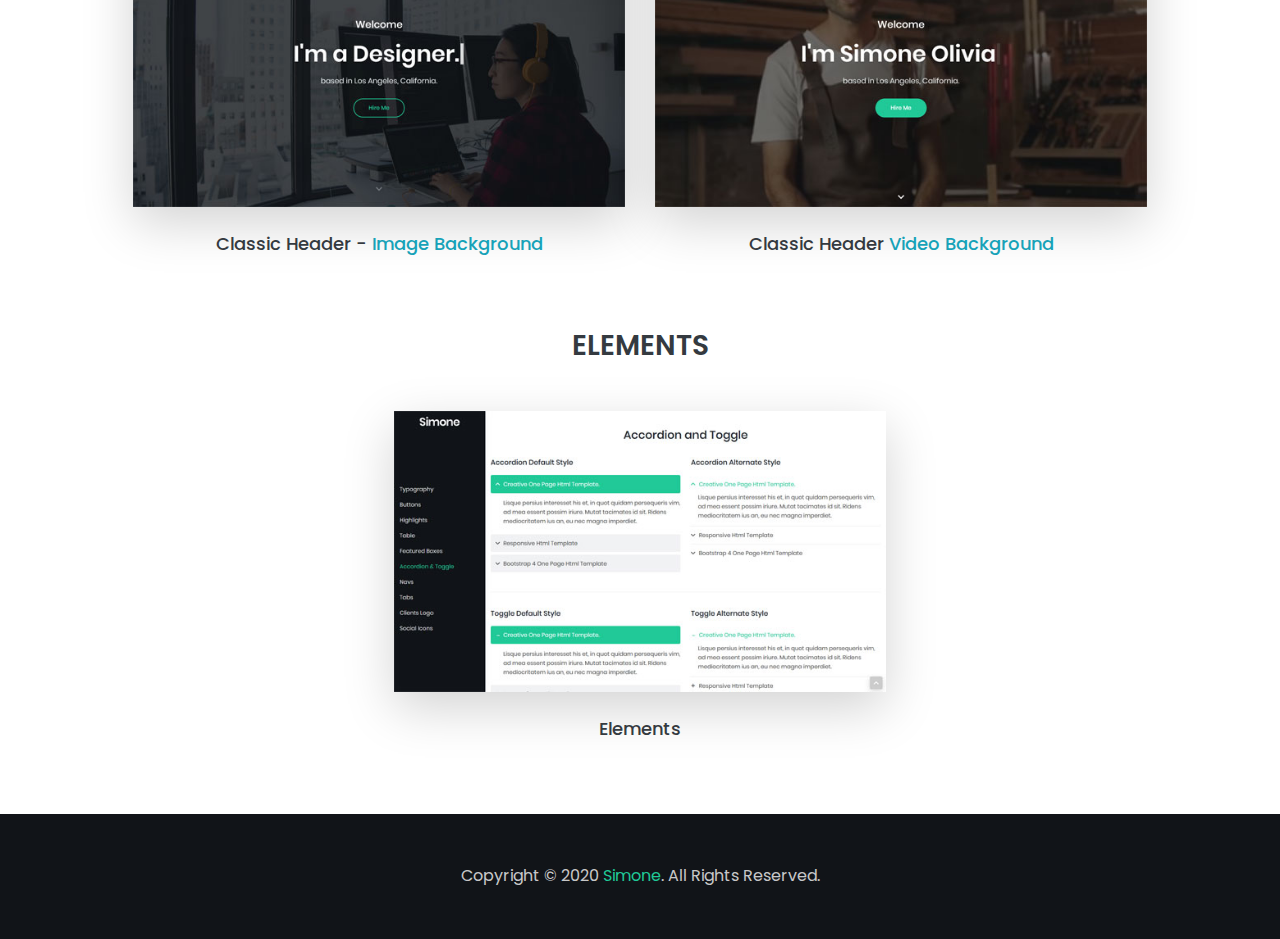
<file: HTML/demos.html>
<!DOCTYPE html>
<html lang="en">
<head>
<meta charset="utf-8" />
<meta http-equiv="X-UA-Compatible" content="IE=edge">
<meta name="viewport" content="width=device-width, initial-scale=1">
<link href="images/favicon.png" rel="icon" />
<title>Simone - Personal Portfolio Template</title>
<meta name="author" content="harnishdesign.net">

<!-- Web Fonts
======================= -->
<link rel='stylesheet' href='https://fonts.googleapis.com/css?family=Poppins:100,200,300,400,500,600,700,800,900' type='text/css'>

<!-- Stylesheet
======================= -->
<link rel="stylesheet" type="text/css" href="vendor/bootstrap/css/bootstrap.min.css"/>
<link rel="stylesheet" type="text/css" href="css/stylesheet.css"/>
</head>
<body>

<!-- Preloader -->
<div class="preloader">
  <div class="lds-ellipsis">
    <div></div>
    <div></div>
    <div></div>
    <div></div>
  </div>
</div>
<!-- Preloader End --> 

<div id="main-wrapper"> 

<!-- Header -->
<header class="text-center bg-white py-5">
  <h1 class="text-13 font-weight-700">Simone</h1>
  <h2 class="text-muted text-4">Personal Portfolio Template</h2>
</header>
<div class="container text-center pb-5">
  <h2 class="text-7 mb-4 text-dark text-uppercase font-weight-600">Light Demo</h2>
  <div class="row mx-lg-5">
    <div class="col-md-6 my-4"> <a class="text-dark" target="_blank" href="index.html"><img src="images/demos/index.jpg" class="img-fluid shadow-lg" alt="image"> <span class="text-4 font-weight-500 pt-3 d-block">Side Header - <span class="text-info">Image Background</span></span> </a> </div>
	<div class="col-md-6 my-4"> <a class="text-dark" target="_blank" href="index-video-youtube.html"><img src="images/demos/index-video.jpg" class="img-fluid shadow-lg" alt="image"> <span class="text-4 font-weight-500 pt-3 d-block">Side Header - <span class="text-info">Video Background</span></span> </a> </div>
	
	<div class="col-md-6 my-4"> <a class="text-dark" target="_blank" href="index-classic-header.html"><img src="images/demos/index-classic-header.jpg" class="img-fluid shadow-lg" alt="image"> <span class="text-4 font-weight-500 pt-3 d-block">Classic Header - <span class="text-info">Image Background</span></span> </a> </div>
	<div class="col-md-6 my-4"> <a class="text-dark" target="_blank" href="index-video-youtube-classic-header.html"><img src="images/demos/index-video-classic-header.jpg" class="img-fluid shadow-lg" alt="image"> <span class="text-4 font-weight-500 pt-3 d-block">Classic Header <span class="text-info">Video Background</span></span> </a> </div>
  </div>
  <h2 class="text-7 mb-4 text-dark text-uppercase font-weight-600 mt-5">Dark Demo</h2>
  <div class="row mx-lg-5">
	<div class="col-md-6 my-4"> <a class="text-dark" target="_blank" href="index-dark.html"><img src="images/demos/index.jpg" class="img-fluid shadow-lg" alt="image"> <span class="text-4 font-weight-500 pt-3 d-block">Side Header - <span class="text-info">Image Background</span></span> </a> </div>
	<div class="col-md-6 my-4"> <a class="text-dark" target="_blank" href="index-video-youtube-dark.html"><img src="images/demos/index-video.jpg" class="img-fluid shadow-lg" alt="image"> <span class="text-4 font-weight-500 pt-3 d-block">Side Header - <span class="text-info">Video Background</span></span> </a> </div>
	<div class="col-md-6 my-4"> <a class="text-dark" target="_blank" href="index-dark-classic-header.html"><img src="images/demos/index-classic-header.jpg" class="img-fluid shadow-lg" alt="image"> <span class="text-4 font-weight-500 pt-3 d-block">Classic Header - <span class="text-info">Image Background</span></span> </a> </div>
	<div class="col-md-6 my-4"> <a class="text-dark" target="_blank" href="index-video-youtube-dark-classic-header.html"><img src="images/demos/index-video-classic-header.jpg" class="img-fluid shadow-lg" alt="image"> <span class="text-4 font-weight-500 pt-3 d-block">Classic Header <span class="text-info">Video Background</span></span> </a> </div>
  </div>
  <h2 class="text-7 mb-4 text-dark text-uppercase font-weight-600 mt-5">Elements</h2>
  <div class="row mx-lg-5 justify-content-center">
	<div class="col-md-6 my-4"> <a class="text-dark" target="_blank" href="elements.html"><img src="images/demos/elements.jpg" class="img-fluid shadow-lg" alt="image"> <span class="text-4 font-weight-500 pt-3 d-block">Elements</span> </a> </div>
  </div>
</div>

<!-- Footer -->
<footer id="footer" class="text-center bg-dark footer-text-light py-5">
  <p class="mb-0">Copyright © 2020 <a href="#">Simone</a>. All Rights Reserved.</p>
</footer>
</div>
<!-- Script --> 
<script src="vendor/jquery/jquery.min.js"></script> 
<script src="vendor/bootstrap/js/bootstrap.bundle.min.js"></script> 
<script src="js/theme.js"></script>
</body>
</html>
</file>
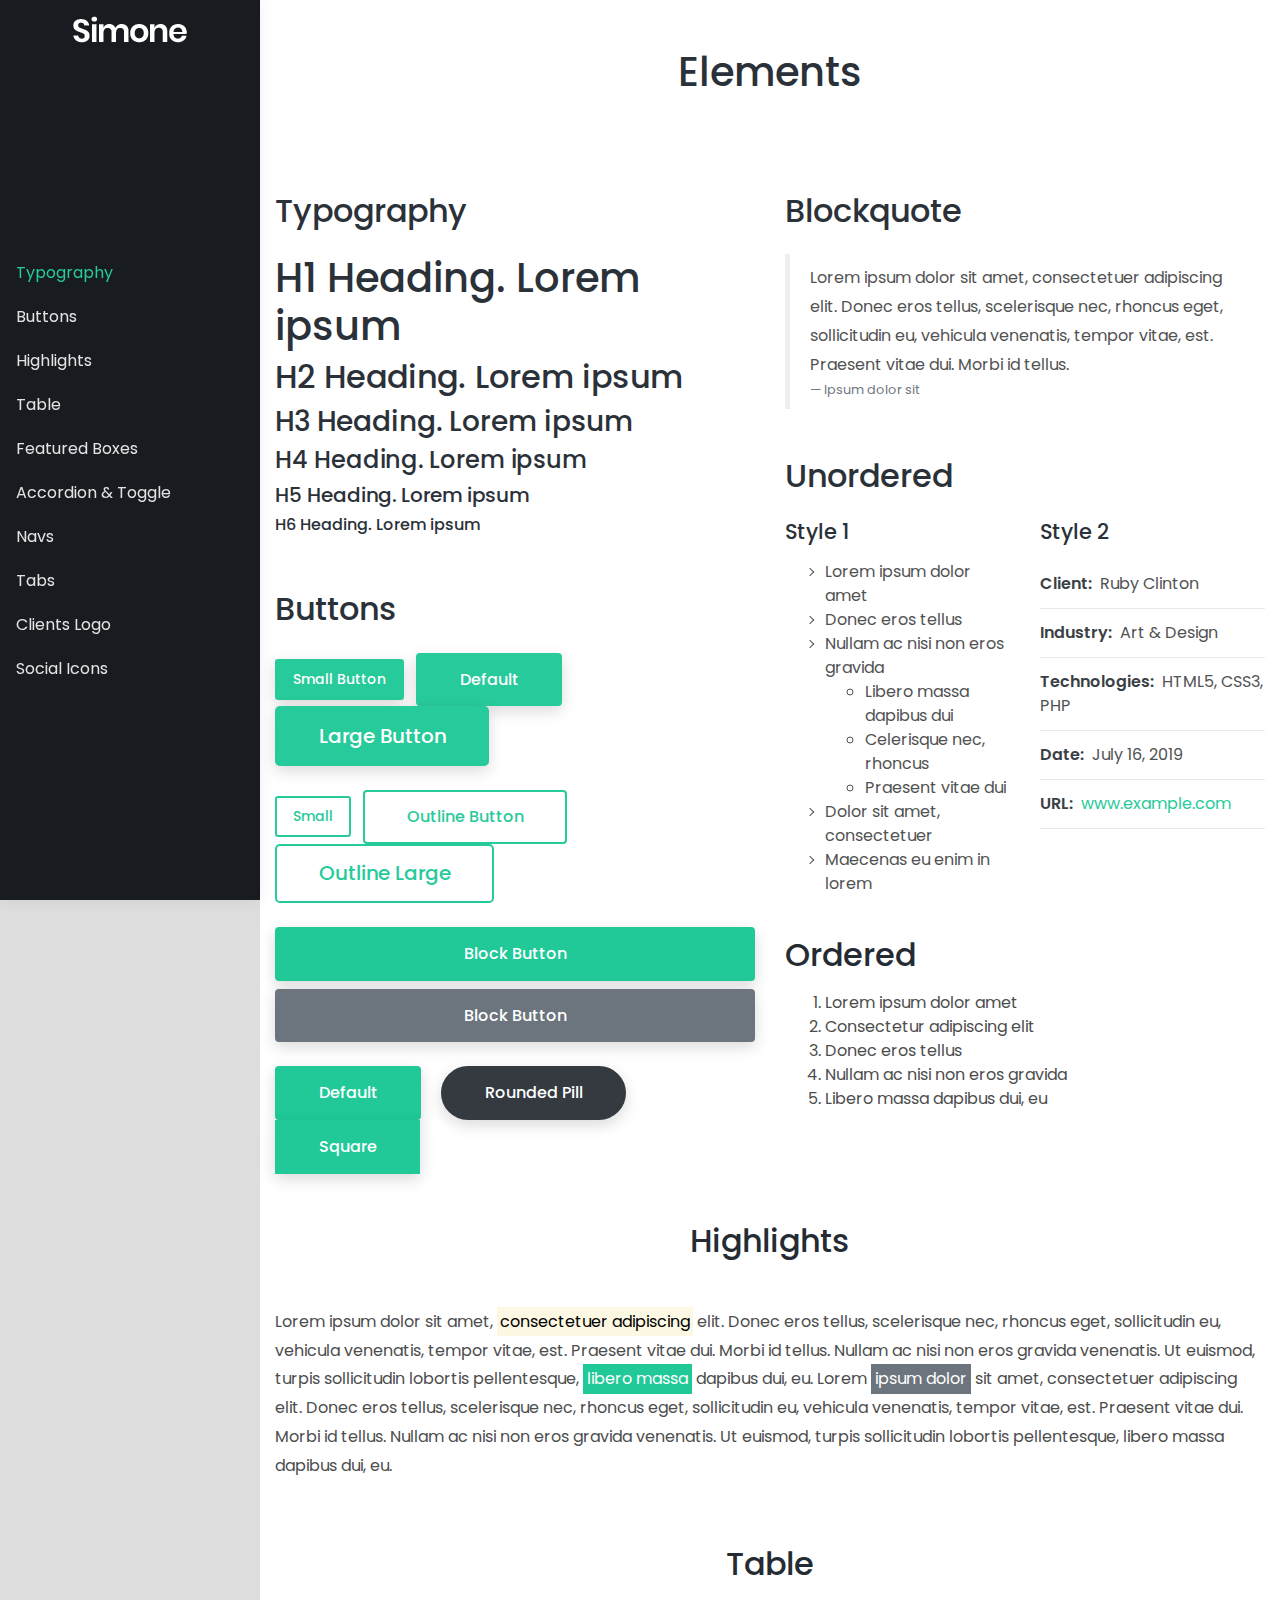
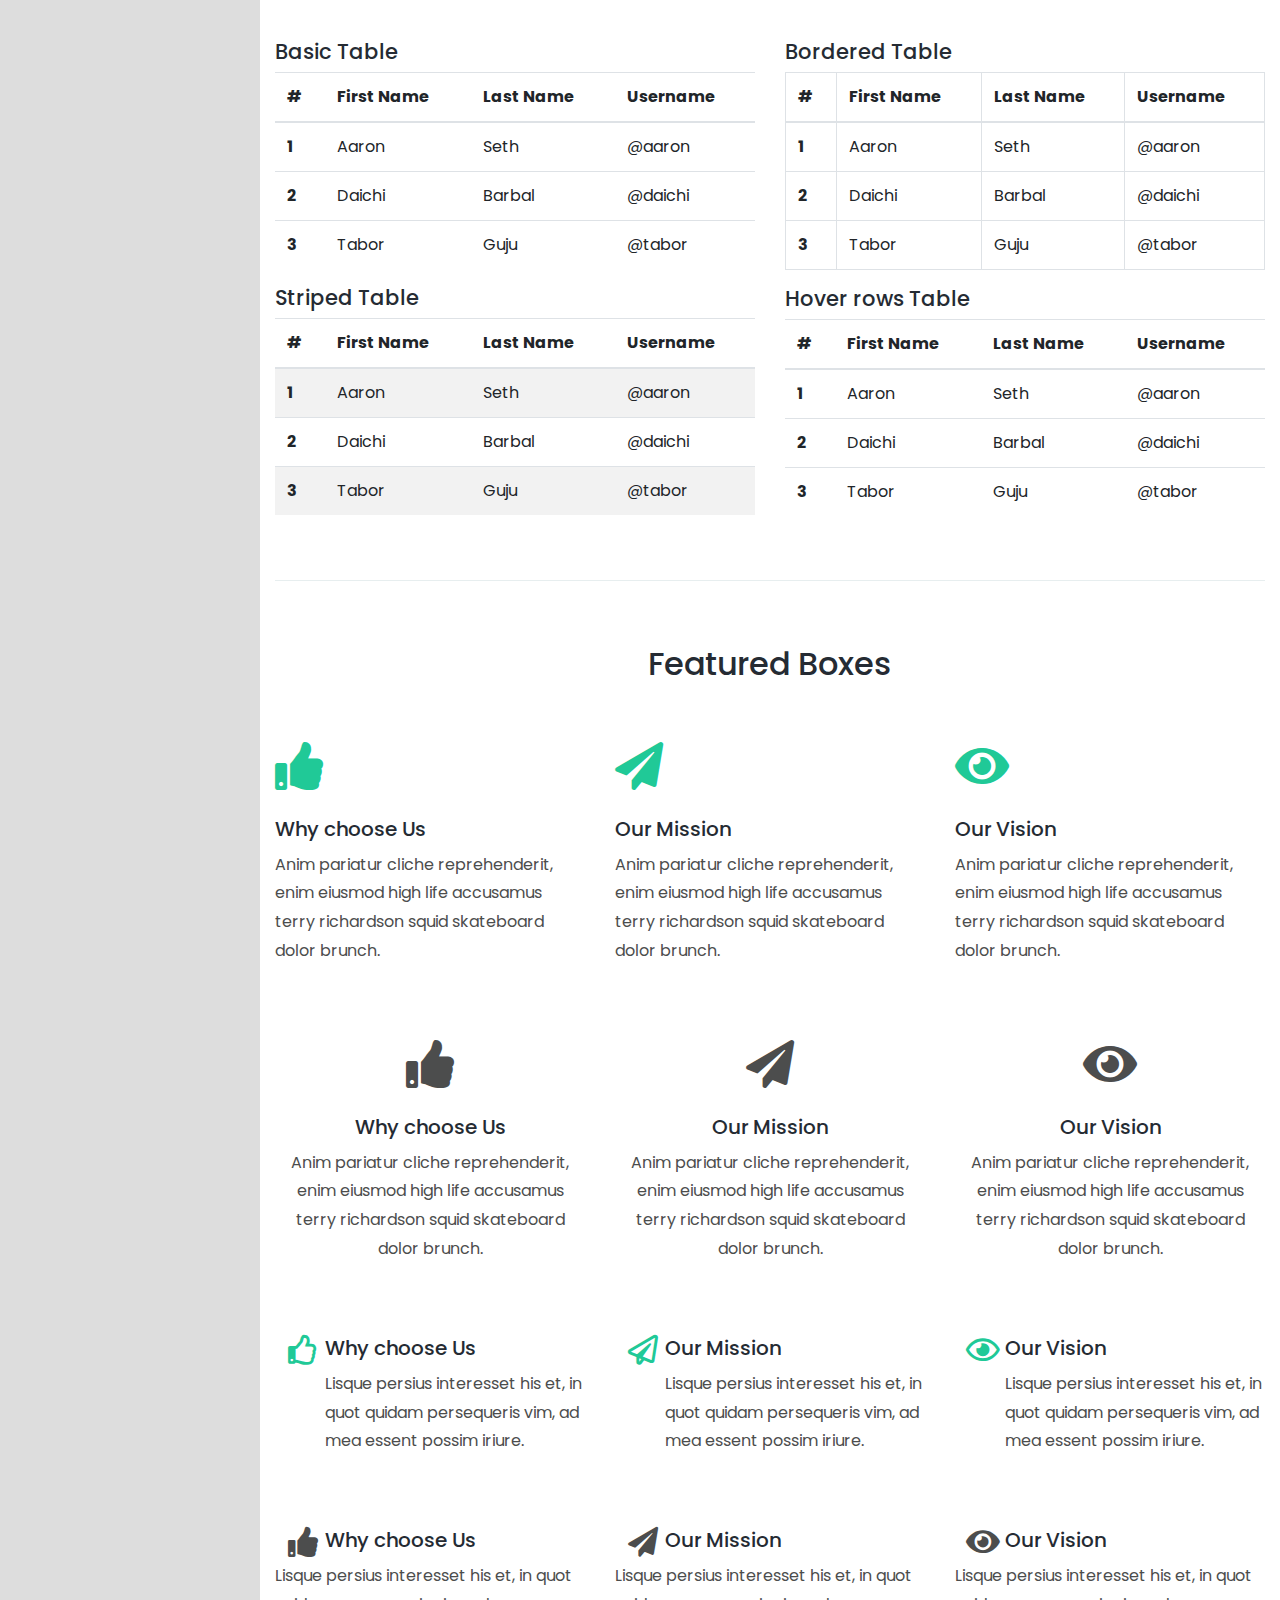
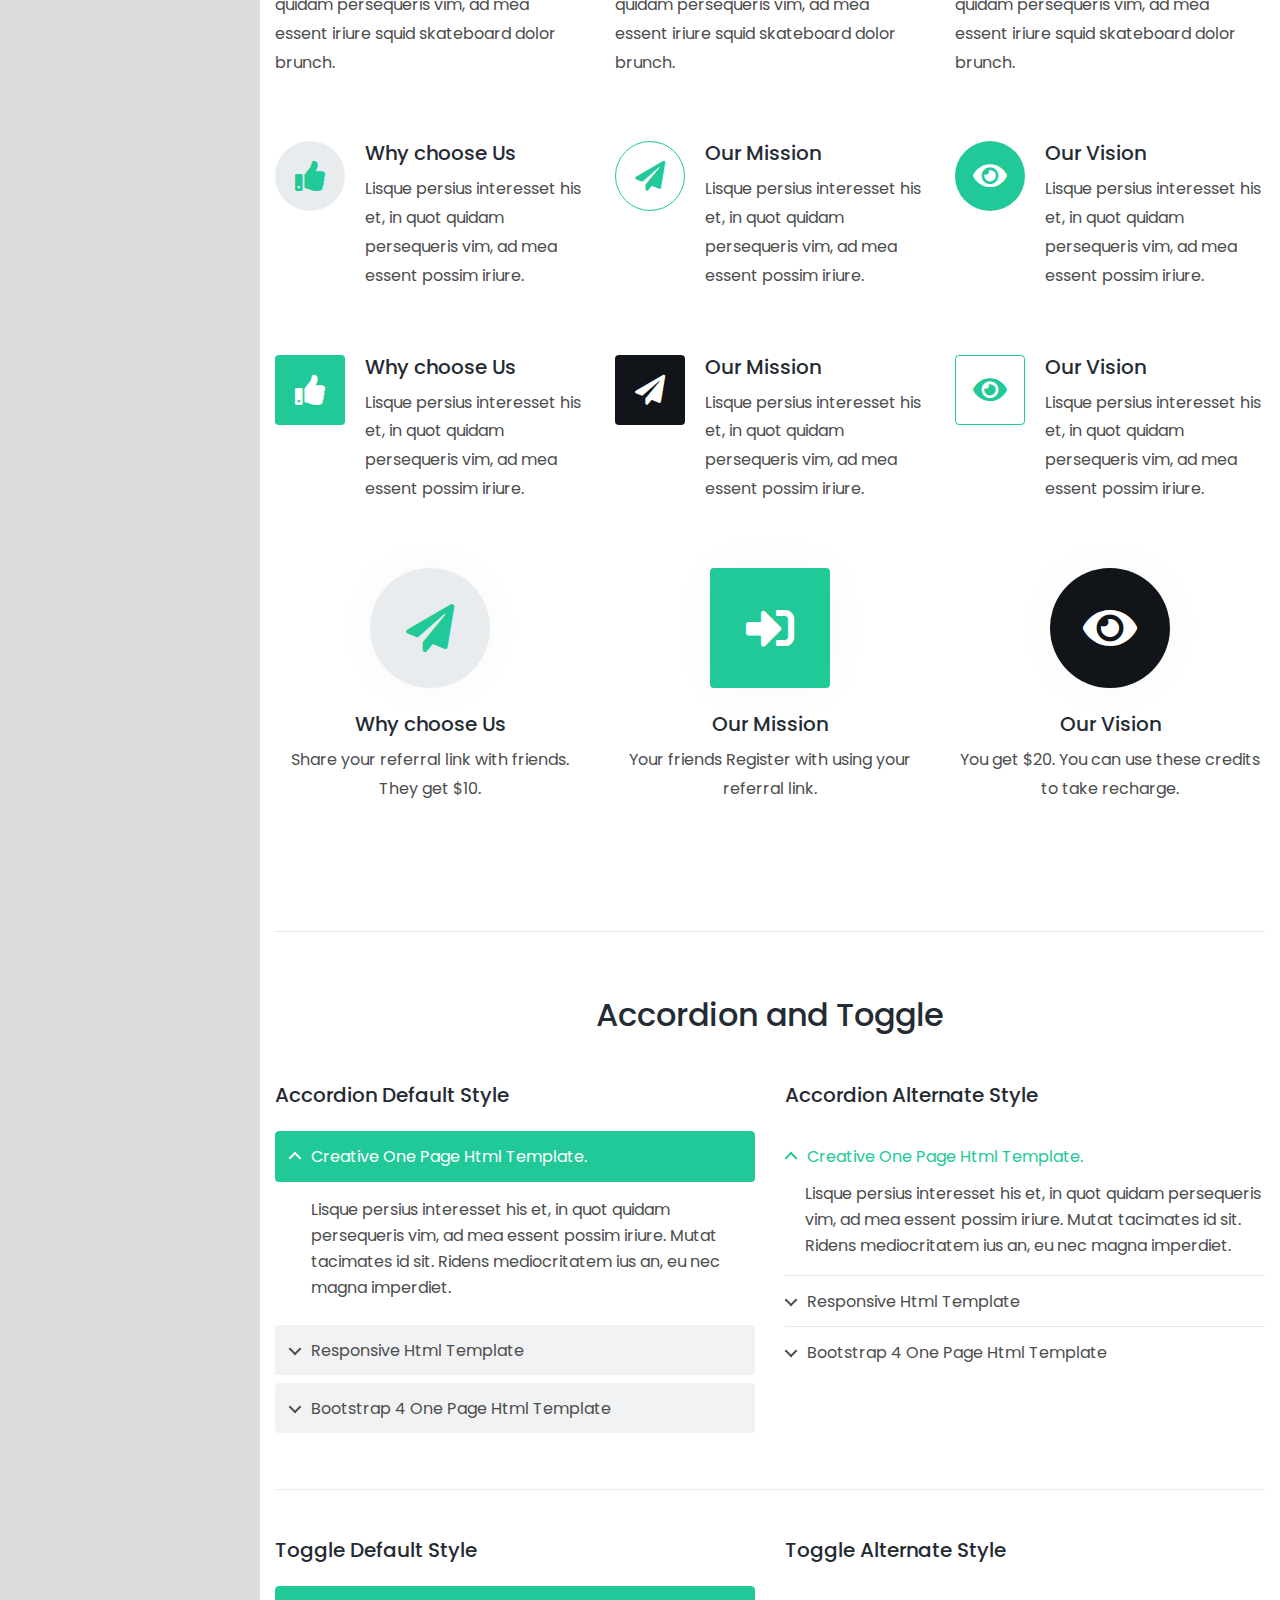
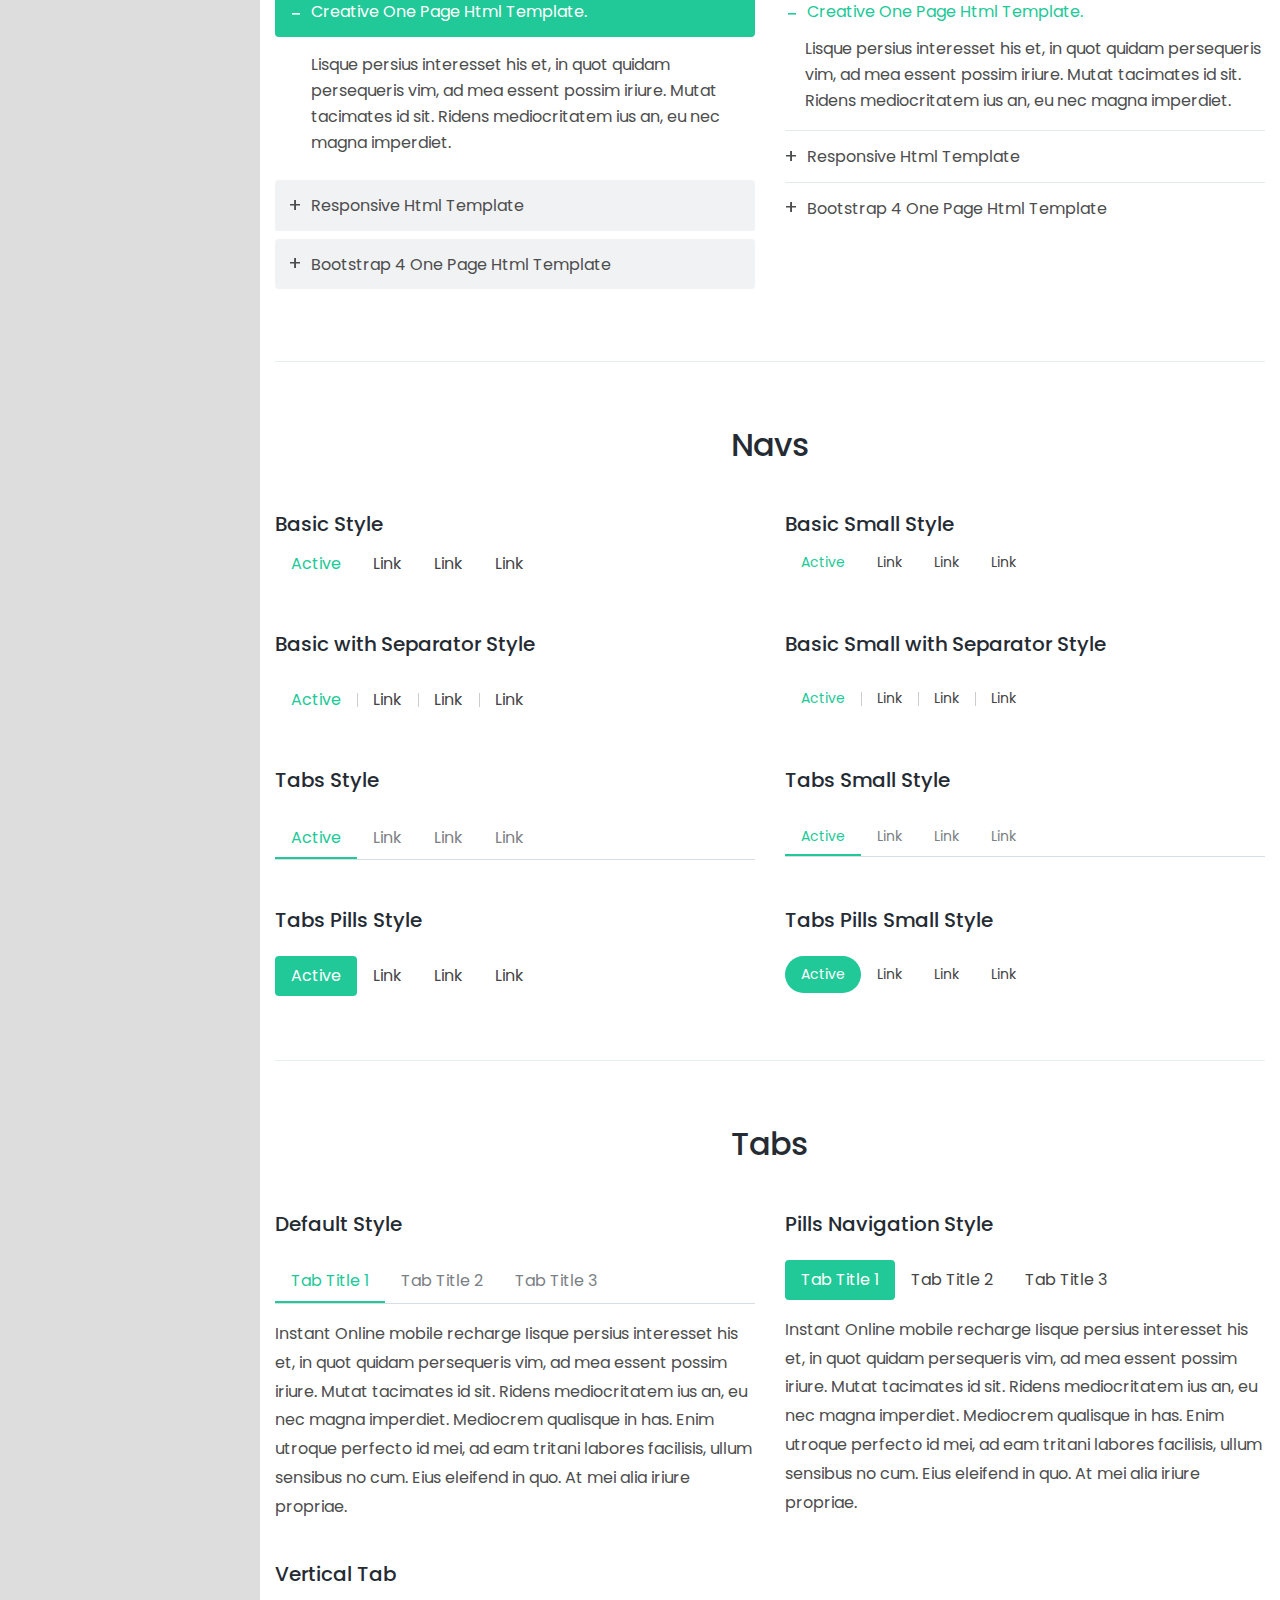
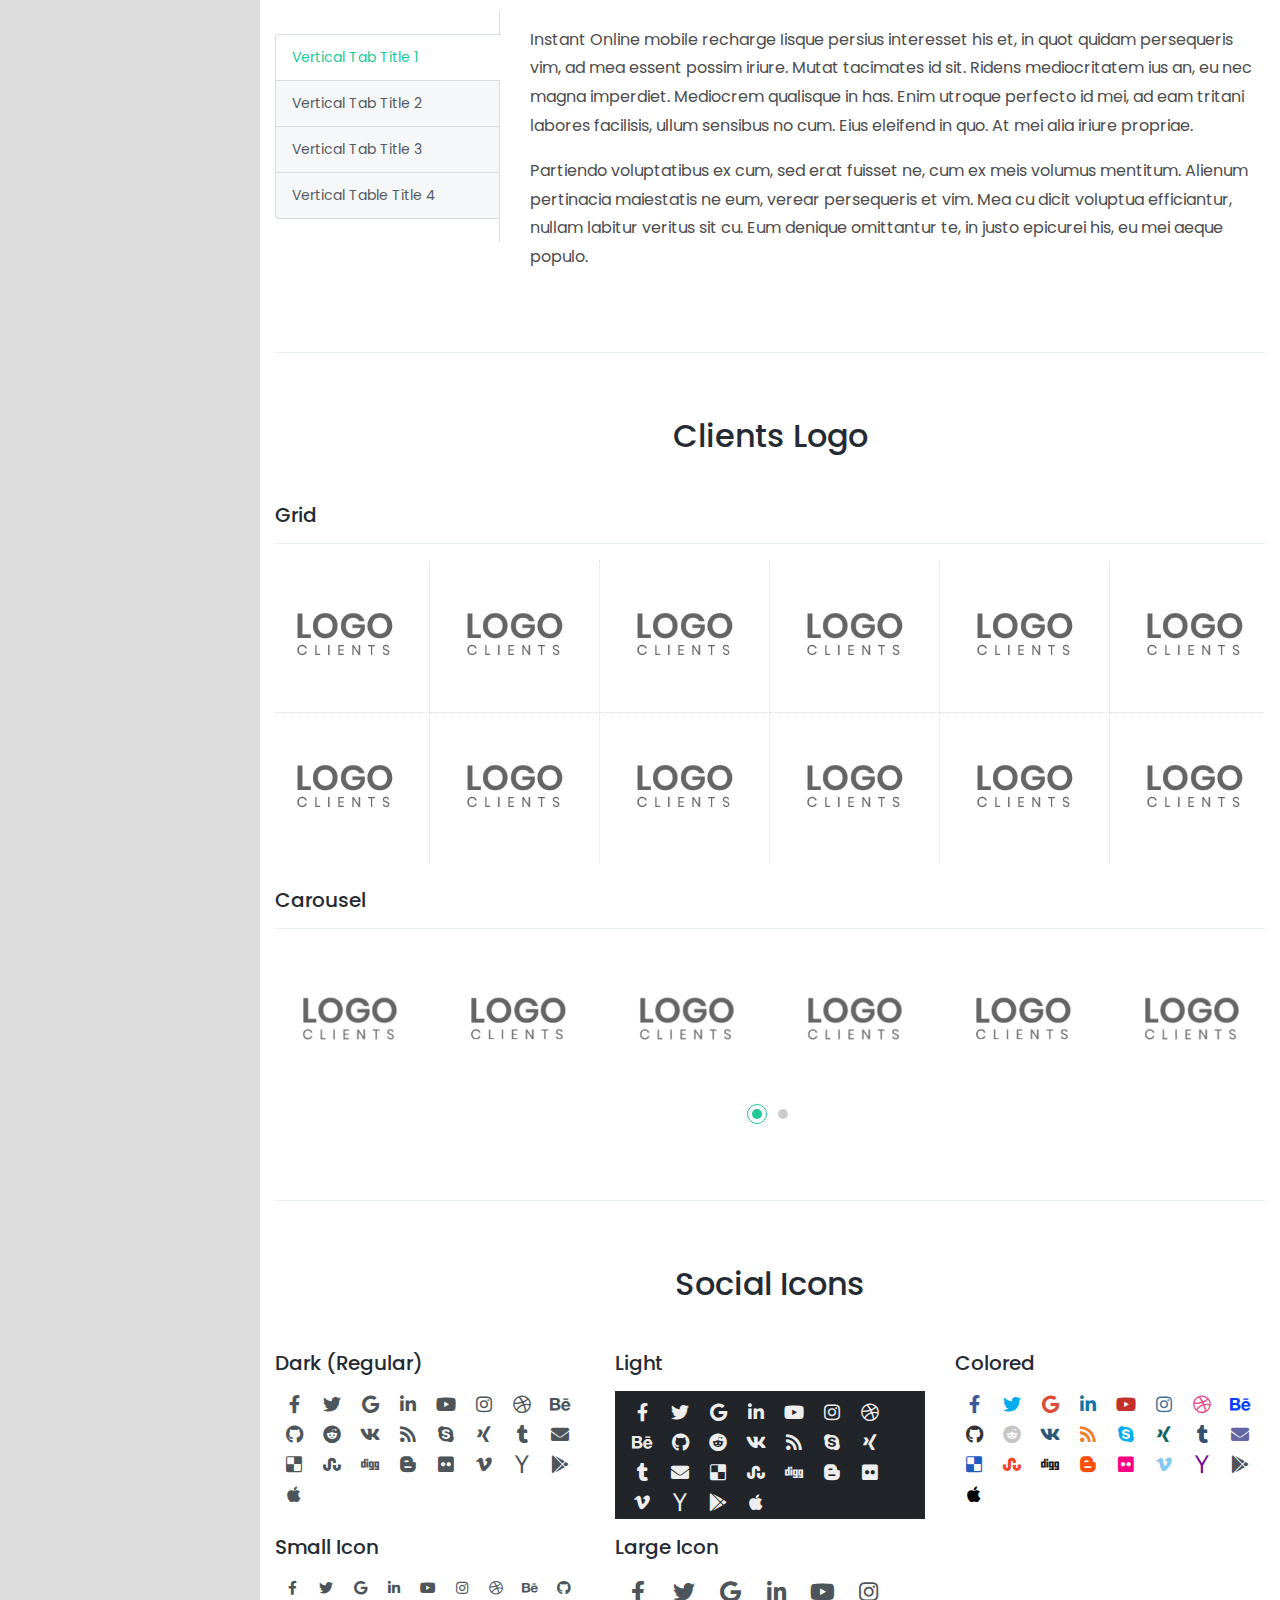
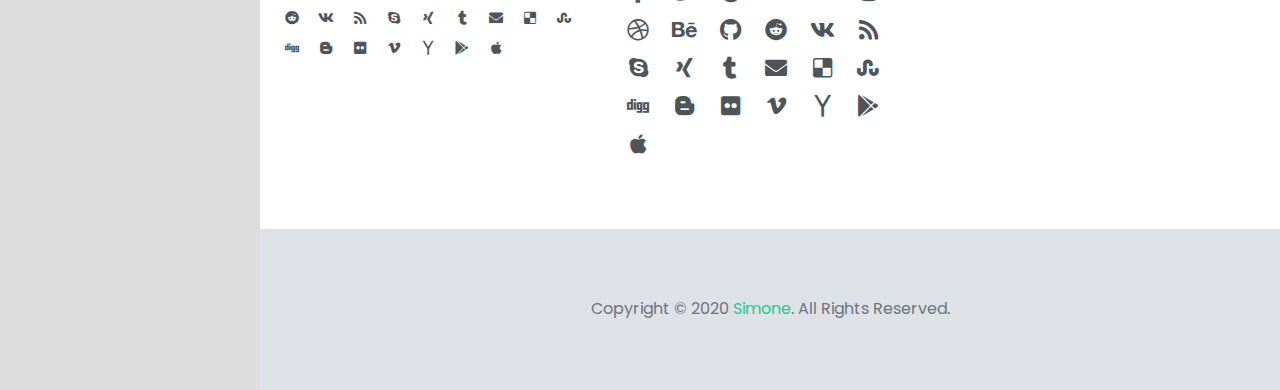
<file: HTML/elements.html>
<!DOCTYPE html>
<html lang="en">
<head>
<meta charset="UTF-8" />
<meta http-equiv="X-UA-Compatible" content="IE=edge">
<meta name="viewport" content="width=device-width, initial-scale=1, minimum-scale=1.0, shrink-to-fit=no">
<link href="images/favicon.png" rel="icon" />
<title>Simone - Personal Portfolio Template</title>
<meta name="description" content="Simone is responsive bootstrap 4 one page personal portfolio html template.">
<meta name="author" content="harnishdesign.net">

<!-- Web Fonts -->
<link rel='stylesheet' href='https://fonts.googleapis.com/css?family=Poppins:100,200,300,400,500,600,700,800,900' type='text/css'>

<!-- Stylesheet
============================================= -->
<!-- Bootstrap -->
<link rel="stylesheet" type="text/css" href="vendor/bootstrap/css/bootstrap.min.css" />
<!-- Font Awesome Icon -->
<link rel="stylesheet" type="text/css" href="vendor/font-awesome/css/all.min.css" />
<!-- Owl Carousel -->
<link rel="stylesheet" type="text/css" href="vendor/owl.carousel/assets/owl.carousel.min.css" />
<!-- Magnific Popup -->
<link rel="stylesheet" type="text/css" href="vendor/magnific-popup/magnific-popup.min.css" />
<!-- Custom Stylesheet -->
<link rel="stylesheet" type="text/css" href="css/stylesheet.css" />
</head>

<body class="side-header" data-spy="scroll" data-target=".navbar" data-offset="1">

<!-- Preloader -->
<div class="preloader">
  <div class="lds-ellipsis"><div></div><div></div><div></div><div></div></div>
</div>
<!-- Preloader End --> 

<!-- Document Wrapper   
=============================== -->
<div id="main-wrapper"> 
  <!-- Header
  ============================ -->
  <header id="header" class="sticky-top"> 
    <!-- Navbar -->
    <nav class="primary-menu navbar navbar-expand-lg bg-dark navbar-text-light border-bottom-0">
      <div class="container-fluid position-relative h-100 flex-lg-column pl-3 px-lg-3 pt-lg-3 pb-lg-2"> 
        
        <!-- Logo --> 
        <a class="" href="index.html" title="Simone"> <img src="images/logo-light.png" alt="Simone"/> </a> 
        <!-- Logo End -->
        
        <div id="header-nav" class="collapse navbar-collapse w-100 my-lg-auto">
          <ul class="navbar-nav my-lg-auto py-lg-3">
            <li class="nav-item"><a class="nav-link smooth-scroll active" href="#typography">Typography</a></li>
            <li class="nav-item"><a class="nav-link smooth-scroll active" href="#buttons">Buttons</a></li>
            <li class="nav-item"><a class="nav-link smooth-scroll active" href="#highlights">Highlights</a></li>
            <li class="nav-item"><a class="nav-link smooth-scroll active" href="#table">Table</a></li>
            <li class="nav-item"><a class="nav-link smooth-scroll active" href="#featuredBoxes">Featured Boxes</a></li>
            <li class="nav-item"><a class="nav-link smooth-scroll" href="#accordionToggle">Accordion & Toggle</a></li>
            <li class="nav-item"><a class="nav-link smooth-scroll" href="#navs">Navs</a></li>
            <li class="nav-item"><a class="nav-link smooth-scroll" href="#tabs">Tabs</a></li>
            <li class="nav-item"><a class="nav-link smooth-scroll" href="#clients">Clients Logo</a></li>
            <li class="nav-item"><a class="nav-link smooth-scroll" href="#socialIcons">Social Icons</a></li>
          </ul>
        </div>
        <button class="navbar-toggler" type="button" data-toggle="collapse" data-target="#header-nav"><span></span><span></span><span></span></button>
      </div>
    </nav>
    <!-- Navbar End --> 
  </header>
  <!-- Header End --> 
  
 
  
  <!-- Content
  ============================================= -->
  <div id="content" role="main" class="bg-white">
    <div class="container">
	<h1 id="typography" class="pt-5 text-center mb-5">Elements</h1>
      <div class="row">
        <div class="col-sm-6"> 
          
          <!-- Typography
            ============================================= -->
          <h2 class="mb-4 pt-5">Typography</h2>
          <h1>H1 Heading. Lorem ipsum</h1>
          <h2>H2 Heading. Lorem ipsum</h2>
          <h3>H3 Heading. Lorem ipsum</h3>
          <h4>H4 Heading. Lorem ipsum</h4>
          <h5>H5 Heading. Lorem ipsum</h5>
          <h6>H6 Heading. Lorem ipsum</h6>
          <!-- Typography End--> 
          
          <!-- Buttons
            ============================================= -->
          <h2 id="buttons" class="mb-4 pt-5">Buttons</h2>
          <div class="row">
            <div class="col-12">
              <button type="button" class="btn btn-primary btn-sm">Small Button</button>
              <button type="button" class="btn btn-primary mx-2">Default</button>
              <button type="button" class="btn btn-primary btn-lg">Large Button</button>
            </div>
            <div class="col-12 mt-4">
              <button type="button" class="btn btn-outline-primary btn-sm shadow-none">Small</button>
              <button type="button" class="btn btn-outline-primary mx-2 shadow-none">Outline Button</button>
              <button type="button" class="btn btn-outline-primary btn-lg shadow-none">Outline Large</button>
            </div>
            <div class="col-12 mt-4">
              <button class="btn btn-primary btn-block" onclick="">Block Button</button>
              <button class="btn btn-secondary btn-block" onclick="">Block Button</button>
            </div>
            <div class="col-12 mt-4">
              <button type="button" class="btn btn-primary">Default</button>
              <button type="button" class="btn btn-dark rounded-pill mx-3">Rounded Pill</button>
              <button type="button" class="btn btn-primary rounded-0">Square</button>
            </div>
          </div>
          <!-- Buttons End--> 
          
        </div>
        <div class="col-sm-6"> 
          <!-- Blockquote
            ============================================= -->
          <h2 class="mb-4 pt-5">Blockquote</h2>
          <blockquote>
            <p class="mb-0">Lorem ipsum dolor sit amet, consectetuer adipiscing elit. Donec eros tellus, scelerisque nec, rhoncus eget, sollicitudin eu, vehicula venenatis, tempor vitae, est. Praesent vitae dui. Morbi id tellus.</p>
            <footer class="blockquote-footer">Ipsum dolor sit</footer>
          </blockquote>
          <!-- Blockquote End--> 
          
          <!-- Unordered
            ============================================= -->
          <h2 class="mt-5 mb-4">Unordered</h2>
          <div class="row">
            <div class="col-sm-6">
              <h2 class="text-5 mb-3">Style 1</h2>
              <ul class="list-style-1">
                <li>Lorem ipsum dolor amet</li>
                <li>Donec eros tellus </li>
                <li>Nullam ac nisi non eros gravida
                  <ul>
                    <li>Libero massa dapibus dui</li>
                    <li>Celerisque nec, rhoncus</li>
                    <li>Praesent vitae dui</li>
                  </ul>
                </li>
                <li>Dolor sit amet, consectetuer</li>
                <li>Maecenas eu enim in lorem</li>
              </ul>
              
              <!-- Unordered End--> 
            </div>
            <div class="col-sm-6">
              <h2 class="text-5 mb-3">Style 2</h2>
              <ul class="list-style-2">
                <li class=""><span class="text-dark font-weight-600 mr-2">Client:</span>Ruby Clinton</li>
                <li class=""><span class="text-dark font-weight-600 mr-2">Industry:</span>Art &amp; Design</li>
                <li class=""><span class="text-dark font-weight-600 mr-2">Technologies:</span>HTML5, CSS3, PHP</li>
                <li class=""><span class="text-dark font-weight-600 mr-2">Date:</span>July 16, 2019</li>
                <li class=""><span class="text-dark font-weight-600 mr-2">URL:</span><a href="#" target="_blank">www.example.com</a></li>
              </ul>
            </div>
          </div>
          
          <!-- Ordered
                ============================================= -->
          <h2 class="mt-4 mb-3">Ordered</h2>
          <ol>
            <li>Lorem ipsum dolor amet</li>
            <li>Consectetur adipiscing elit</li>
            <li>Donec eros tellus </li>
            <li>Nullam ac nisi non eros gravida</li>
            <li>Libero massa dapibus dui, eu</li>
          </ol>
          <!-- Ordered End--> 
          
        </div>
      </div>
      
      <!-- Highlights
        ============================================= -->
      <h2 id="highlights" class="text-center pt-5 mb-5">Highlights</h2>
      <p>Lorem ipsum dolor sit amet,
        <mark>consectetuer adipiscing</mark>
        elit. Donec eros tellus, scelerisque nec, rhoncus eget, sollicitudin eu, vehicula venenatis, tempor vitae, est. Praesent vitae dui. Morbi id tellus. Nullam ac nisi non eros gravida venenatis. Ut euismod, turpis sollicitudin lobortis pellentesque,
        <mark class="bg-primary text-white px-1">libero massa</mark>
        dapibus dui, eu. Lorem
        <mark class="bg-secondary text-white px-1">ipsum dolor</mark>
        sit amet, consectetuer adipiscing elit. Donec eros tellus, scelerisque nec, rhoncus eget, sollicitudin eu, vehicula venenatis, tempor vitae, est. Praesent vitae dui. Morbi id tellus. Nullam ac nisi non eros gravida venenatis. Ut euismod, turpis sollicitudin lobortis pellentesque, libero massa dapibus dui, eu. </p>
      <!-- Highlights End-->
      
      <h2 id="table" class="text-center py-5">Table</h2>
      <div class="row">
        <div class="col-md-6"> 
          
          <!-- Basic Table
            ============================================= -->
          <h4 class="text-5">Basic Table</h4>
          <div class="table-responsive">
            <table class="table">
              <thead>
                <tr>
                  <th>#</th>
                  <th>First Name</th>
                  <th>Last Name</th>
                  <th>Username</th>
                </tr>
              </thead>
              <tbody>
                <tr>
                  <th scope="row">1</th>
                  <td>Aaron</td>
                  <td>Seth</td>
                  <td>@aaron</td>
                </tr>
                <tr>
                  <th scope="row">2</th>
                  <td>Daichi</td>
                  <td>Barbal</td>
                  <td>@daichi</td>
                </tr>
                <tr>
                  <th scope="row">3</th>
                  <td>Tabor</td>
                  <td>Guju</td>
                  <td>@tabor</td>
                </tr>
              </tbody>
            </table>
          </div>
          <!-- Basic Table End--> 
          
          <!-- Striped Table
            ============================================= -->
          <h4 class="text-5">Striped Table</h4>
          <div class="table-responsive">
            <table class="table table-striped">
              <thead>
                <tr>
                  <th>#</th>
                  <th>First Name</th>
                  <th>Last Name</th>
                  <th>Username</th>
                </tr>
              </thead>
              <tbody>
                <tr>
                  <th scope="row">1</th>
                  <td>Aaron</td>
                  <td>Seth</td>
                  <td>@aaron</td>
                </tr>
                <tr>
                  <th scope="row">2</th>
                  <td>Daichi</td>
                  <td>Barbal</td>
                  <td>@daichi</td>
                </tr>
                <tr>
                  <th scope="row">3</th>
                  <td>Tabor</td>
                  <td>Guju</td>
                  <td>@tabor</td>
                </tr>
              </tbody>
            </table>
          </div>
          <!-- Striped Table End--> 
          
        </div>
        <div class="col-md-6"> 
          <!-- Bordered Table
            ============================================= -->
          <h4 class="text-5">Bordered Table</h4>
          <div class="table-responsive">
            <table class="table table-bordered">
              <thead>
                <tr>
                  <th>#</th>
                  <th>First Name</th>
                  <th>Last Name</th>
                  <th>Username</th>
                </tr>
              </thead>
              <tbody>
                <tr>
                  <th scope="row">1</th>
                  <td>Aaron</td>
                  <td>Seth</td>
                  <td>@aaron</td>
                </tr>
                <tr>
                  <th scope="row">2</th>
                  <td>Daichi</td>
                  <td>Barbal</td>
                  <td>@daichi</td>
                </tr>
                <tr>
                  <th scope="row">3</th>
                  <td>Tabor</td>
                  <td>Guju</td>
                  <td>@tabor</td>
                </tr>
              </tbody>
            </table>
          </div>
          <!-- Bordered Table End--> 
          
          <!-- Hover rows Table
            ============================================= -->
          <h4 class="text-5">Hover rows Table</h4>
          <div class="table-responsive">
            <table class="table table-hover">
              <thead>
                <tr>
                  <th>#</th>
                  <th>First Name</th>
                  <th>Last Name</th>
                  <th>Username</th>
                </tr>
              </thead>
              <tbody>
                <tr>
                  <th scope="row">1</th>
                  <td>Aaron</td>
                  <td>Seth</td>
                  <td>@aaron</td>
                </tr>
                <tr>
                  <th scope="row">2</th>
                  <td>Daichi</td>
                  <td>Barbal</td>
                  <td>@daichi</td>
                </tr>
                <tr>
                  <th scope="row">3</th>
                  <td>Tabor</td>
                  <td>Guju</td>
                  <td>@tabor</td>
                </tr>
              </tbody>
            </table>
          </div>
          <!-- Hover rows Table End--> 
        </div>
      </div>
      <hr class="mt-5">
      
      <!-- Featured Boxes
        ============================================= -->
      <div id="featuredBoxes" class="py-5">
        <h2 class="text-center mb-5">Featured Boxes</h2>
        <!-- Default Style
          ============================================= -->
        <div class="row mb-5">
          <div class="col-md-4">
            <div class="featured-box">
              <div class="featured-box-icon text-primary"> <i class="fas fa-thumbs-up"></i></div>
              <h3>Why choose Us</h3>
              <p>Anim pariatur cliche reprehenderit, enim eiusmod high life accusamus terry richardson squid skateboard dolor brunch.</p>
            </div>
          </div>
          <div class="col-md-4">
            <div class="featured-box">
              <div class="featured-box-icon text-primary"> <i class="fas fa-paper-plane"></i> </div>
              <h3>Our Mission</h3>
              <p>Anim pariatur cliche reprehenderit, enim eiusmod high life accusamus terry richardson squid skateboard dolor brunch.</p>
            </div>
          </div>
          <div class="col-md-4">
            <div class="featured-box">
              <div class="featured-box-icon text-primary"> <i class="fas fa-eye"></i> </div>
              <h3>Our Vision</h3>
              <p>Anim pariatur cliche reprehenderit, enim eiusmod high life accusamus terry richardson squid skateboard dolor brunch.</p>
            </div>
          </div>
        </div>
        <!-- Default Style end --> 
        
        <!-- Default Style Center
          ============================================= -->
        <div class="row mb-5">
          <div class="col-md-4">
            <div class="featured-box text-center">
              <div class="featured-box-icon"> <i class="fas fa-thumbs-up"></i></div>
              <h3>Why choose Us</h3>
              <p>Anim pariatur cliche reprehenderit, enim eiusmod high life accusamus terry richardson squid skateboard dolor brunch.</p>
            </div>
          </div>
          <div class="col-md-4">
            <div class="featured-box text-center">
              <div class="featured-box-icon"> <i class="fas fa-paper-plane"></i> </div>
              <h3>Our Mission</h3>
              <p>Anim pariatur cliche reprehenderit, enim eiusmod high life accusamus terry richardson squid skateboard dolor brunch.</p>
            </div>
          </div>
          <div class="col-md-4">
            <div class="featured-box text-center">
              <div class="featured-box-icon"> <i class="fas fa-eye"></i> </div>
              <h3>Our Vision</h3>
              <p>Anim pariatur cliche reprehenderit, enim eiusmod high life accusamus terry richardson squid skateboard dolor brunch.</p>
            </div>
          </div>
        </div>
        <!-- Default Style Center end --> 
        
        <!-- Style 1
          ============================================= -->
        <div class="row mb-5">
          <div class="col-md-4">
            <div class="featured-box style-1">
              <div class="featured-box-icon text-primary"> <i class="far fa-thumbs-up"></i></div>
              <h3>Why choose Us</h3>
              <p>Lisque persius interesset his et, in quot quidam persequeris vim, ad mea essent possim iriure.</p>
            </div>
          </div>
          <div class="col-md-4">
            <div class="featured-box style-1">
              <div class="featured-box-icon text-primary"> <i class="far fa-paper-plane"></i> </div>
              <h3>Our Mission</h3>
              <p>Lisque persius interesset his et, in quot quidam persequeris vim, ad mea essent possim iriure.</p>
            </div>
          </div>
          <div class="col-md-4">
            <div class="featured-box style-1">
              <div class="featured-box-icon text-primary"> <i class="far fa-eye"></i> </div>
              <h3>Our Vision</h3>
              <p>Lisque persius interesset his et, in quot quidam persequeris vim, ad mea essent possim iriure.</p>
            </div>
          </div>
        </div>
        <!-- Style 1 end --> 
        
        <!-- Style 2
          ============================================= -->
        <div class="row mb-5">
          <div class="col-md-4">
            <div class="featured-box style-2">
              <div class="featured-box-icon"> <i class="fas fa-thumbs-up"></i></div>
              <h3>Why choose Us</h3>
              <p>Lisque persius interesset his et, in quot quidam persequeris vim, ad mea essent iriure squid skateboard dolor brunch.</p>
            </div>
          </div>
          <div class="col-md-4">
            <div class="featured-box style-2">
              <div class="featured-box-icon"> <i class="fas fa-paper-plane"></i> </div>
              <h3>Our Mission</h3>
              <p>Lisque persius interesset his et, in quot quidam persequeris vim, ad mea essent iriure squid skateboard dolor brunch.</p>
            </div>
          </div>
          <div class="col-md-4">
            <div class="featured-box style-2">
              <div class="featured-box-icon"> <i class="fas fa-eye"></i> </div>
              <h3>Our Vision</h3>
              <p>Lisque persius interesset his et, in quot quidam persequeris vim, ad mea essent iriure squid skateboard dolor brunch.</p>
            </div>
          </div>
        </div>
        <!-- Style 2 end --> 
        
        <!-- Style 3
          ============================================= -->
        <div class="row mb-5">
          <div class="col-md-4">
            <div class="featured-box style-3">
              <div class="featured-box-icon bg-light-1 text-primary rounded-circle"> <i class="fas fa-thumbs-up"></i> </div>
              <h3>Why choose Us</h3>
              <p>Lisque persius interesset his et, in quot quidam persequeris vim, ad mea essent possim iriure.</p>
            </div>
          </div>
          <div class="col-md-4">
            <div class="featured-box style-3">
              <div class="featured-box-icon border border-primary text-primary rounded-circle"> <i class="fas fa-paper-plane"></i> </div>
              <h3>Our Mission</h3>
              <p>Lisque persius interesset his et, in quot quidam persequeris vim, ad mea essent possim iriure.</p>
            </div>
          </div>
          <div class="col-md-4">
            <div class="featured-box style-3">
              <div class="featured-box-icon bg-primary text-white rounded-circle"> <i class="fas fa-eye"></i> </div>
              <h3>Our Vision</h3>
              <p>Lisque persius interesset his et, in quot quidam persequeris vim, ad mea essent possim iriure.</p>
            </div>
          </div>
        </div>
        <div class="row mb-5">
          <div class="col-md-4">
            <div class="featured-box style-3">
              <div class="featured-box-icon bg-primary text-white rounded"> <i class="fas fa-thumbs-up"></i> </div>
              <h3>Why choose Us</h3>
              <p>Lisque persius interesset his et, in quot quidam persequeris vim, ad mea essent possim iriure.</p>
            </div>
          </div>
          <div class="col-md-4">
            <div class="featured-box style-3">
              <div class="featured-box-icon bg-dark text-white rounded"> <i class="fas fa-paper-plane"></i> </div>
              <h3>Our Mission</h3>
              <p>Lisque persius interesset his et, in quot quidam persequeris vim, ad mea essent possim iriure.</p>
            </div>
          </div>
          <div class="col-md-4">
            <div class="featured-box style-3">
              <div class="featured-box-icon text-primary border border-primary rounded"> <i class="fas fa-eye"></i> </div>
              <h3>Our Vision</h3>
              <p>Lisque persius interesset his et, in quot quidam persequeris vim, ad mea essent possim iriure.</p>
            </div>
          </div>
        </div>
        <!-- Style 3 end --> 
        
        <!-- Style 4
          ============================================= -->
        <div class="row mb-5">
          <div class="col-md-4">
            <div class="featured-box style-4">
              <div class="featured-box-icon bg-light-1 text-primary rounded-circle"> <i class="fas fa-paper-plane"></i> </div>
              <h3>Why choose Us</h3>
              <p class="text-3">Share your referral link with friends. They get $10.</p>
            </div>
          </div>
          <div class="col-md-4">
            <div class="featured-box style-4">
              <div class="featured-box-icon bg-primary text-white rounded"> <i class="fas fa-sign-in-alt"></i> </div>
              <h3>Our Mission</h3>
              <p class="text-3">Your friends Register with using your referral link.</p>
            </div>
          </div>
          <div class="col-md-4">
            <div class="featured-box style-4">
              <div class="featured-box-icon bg-dark text-white rounded-circle"> <i class="fas fa-eye"></i> </div>
              <h3>Our Vision</h3>
              <p class="text-3">You get $20. You can use these credits to take recharge.</p>
            </div>
          </div>
        </div>
        <!-- Style 4 end --> 
        
      </div>
      <!-- Featured Boxes end -->
      
      <hr>
      
      <!-- Accordion and Toggle
        ============================================= -->
      <div id="accordionToggle" class="py-5">
        <h2 class="text-center mb-5">Accordion and Toggle</h2>
        <div class="row">
          <div class="col-md-6"> 
            <!-- Accordion Default Style
            ============================================= -->
            <h5 class="mb-4">Accordion Default Style</h5>
            <div class="accordion" id="accordionDefault">
              <div class="card">
                <div class="card-header" id="headingOne">
                  <h5 class="mb-0"> <a href="#" data-toggle="collapse" data-target="#collapseOne" aria-expanded="true" aria-controls="collapseOne">Creative One Page Html Template.</a> </h5>
                </div>
                <div id="collapseOne" class="collapse show" aria-labelledby="headingOne" data-parent="#accordionDefault">
                  <div class="card-body"> Lisque persius interesset his et, in quot quidam persequeris vim, ad mea essent possim iriure. Mutat tacimates id sit. Ridens mediocritatem ius an, eu nec magna imperdiet. </div>
                </div>
              </div>
              <div class="card">
                <div class="card-header" id="headingTwo">
                  <h5 class="mb-0"> <a href="#" class="collapsed" data-toggle="collapse" data-target="#collapseTwo" aria-expanded="false" aria-controls="collapseTwo">Responsive Html Template</a> </h5>
                </div>
                <div id="collapseTwo" class="collapse" aria-labelledby="headingTwo" data-parent="#accordionDefault">
                  <div class="card-body"> Iisque persius interesset his et, in quot quidam persequeris vim, ad mea essent possim iriure. Mutat tacimates id sit. Ridens mediocritatem ius an, eu nec magna imperdiet. </div>
                </div>
              </div>
              <div class="card">
                <div class="card-header" id="headingThree">
                  <h5 class="mb-0"> <a href="#" class="collapsed" data-toggle="collapse" data-target="#collapseThree" aria-expanded="false" aria-controls="collapseThree">Bootstrap 4 One Page Html Template</a> </h5>
                </div>
                <div id="collapseThree" class="collapse" aria-labelledby="headingThree" data-parent="#accordionDefault">
                  <div class="card-body"> Anim pariatur cliche reprehenderit, enim eiusmod high life accusamus terry richardson ad squid. 3 wolf moon officia aute, non cupidatat skateboard dolor brunch. Food truck quinoa nesciunt laborum eiusmod. Brunch 3 wolf moon tempor, sunt aliqua put a bird on it squid single-origin coffee nulla assumenda shoreditch et. Nihil anim keffiyeh helvetica, craft beer labore wes anderson cred nesciunt sapiente ea proident. Ad vegan excepteur butcher vice lomo. Leggings occaecat craft beer farm-to-table, raw denim aesthetic synth nesciunt you probably haven't heard of them accusamus labore sustainable VHS. </div>
                </div>
              </div>
            </div>
            <!-- Accordion Default Style end --> 
          </div>
          <div class="col-md-6"> 
            <!-- Accordion Alternate Style
            ============================================= -->
            <h5 class="mb-4">Accordion Alternate Style</h5>
            <div class="accordion accordion-alternate" id="accordionAlternate">
              <div class="card">
                <div class="card-header" id="headingOneAlternate">
                  <h5 class="mb-0"> <a href="#" data-toggle="collapse" data-target="#collapseOneAlternate" aria-expanded="true" aria-controls="collapseOneAlternate">Creative One Page Html Template.</a> </h5>
                </div>
                <div id="collapseOneAlternate" class="collapse show" aria-labelledby="headingOneAlternate" data-parent="#accordionAlternate">
                  <div class="card-body"> Lisque persius interesset his et, in quot quidam persequeris vim, ad mea essent possim iriure. Mutat tacimates id sit. Ridens mediocritatem ius an, eu nec magna imperdiet. </div>
                </div>
              </div>
              <div class="card">
                <div class="card-header" id="headingTwoAlternate">
                  <h5 class="mb-0"> <a href="#" class="collapsed" data-toggle="collapse" data-target="#collapseTwoAlternate" aria-expanded="false" aria-controls="collapseTwoAlternate">Responsive Html Template</a> </h5>
                </div>
                <div id="collapseTwoAlternate" class="collapse" aria-labelledby="headingTwoAlternate" data-parent="#accordionAlternate">
                  <div class="card-body"> Iisque persius interesset his et, in quot quidam persequeris vim, ad mea essent possim iriure. Mutat tacimates id sit. Ridens mediocritatem ius an, eu nec magna imperdiet. </div>
                </div>
              </div>
              <div class="card">
                <div class="card-header" id="headingThreeAlternate">
                  <h5 class="mb-0"> <a href="#" class="collapsed" data-toggle="collapse" data-target="#collapseThreeAlternate" aria-expanded="false" aria-controls="collapseThreeAlternate">Bootstrap 4 One Page Html Template</a> </h5>
                </div>
                <div id="collapseThreeAlternate" class="collapse" aria-labelledby="headingThreeAlternate" data-parent="#accordionAlternate">
                  <div class="card-body"> Anim pariatur cliche reprehenderit, enim eiusmod high life accusamus terry richardson ad squid. 3 wolf moon officia aute, non cupidatat skateboard dolor brunch. Food truck quinoa nesciunt laborum eiusmod. Brunch 3 wolf moon tempor, sunt aliqua put a bird on it squid single-origin coffee nulla assumenda shoreditch et. Nihil anim keffiyeh helvetica, craft beer labore wes anderson cred nesciunt sapiente ea proident. Ad vegan excepteur butcher vice lomo. Leggings occaecat craft beer farm-to-table, raw denim aesthetic synth nesciunt you probably haven't heard of them accusamus labore sustainable VHS. </div>
                </div>
              </div>
            </div>
            <!-- Accordion Alternate Style end --> 
          </div>
        </div>
        <hr class="my-5">
        <div class="row">
          <div class="col-md-6"> 
            <!-- Toggle Default Style
            ============================================= -->
            <h5 class="mb-4">Toggle Default Style</h5>
            <div class="accordion toggle" id="toggleDefault">
              <div class="card">
                <div class="card-header" id="toggleHeadingOne">
                  <h5 class="mb-0"> <a href="#" data-toggle="collapse" data-target="#toggleCollapseOne" aria-expanded="true" aria-controls="collapseOne">Creative One Page Html Template.</a> </h5>
                </div>
                <div id="toggleCollapseOne" class="collapse show" aria-labelledby="toggleHeadingOne">
                  <div class="card-body"> Lisque persius interesset his et, in quot quidam persequeris vim, ad mea essent possim iriure. Mutat tacimates id sit. Ridens mediocritatem ius an, eu nec magna imperdiet. </div>
                </div>
              </div>
              <div class="card">
                <div class="card-header" id="toggleHeadingTwo">
                  <h5 class="mb-0"> <a href="#" class="collapsed" data-toggle="collapse" data-target="#toggleCollapseTwo" aria-expanded="false" aria-controls="collapseTwo">Responsive Html Template</a> </h5>
                </div>
                <div id="toggleCollapseTwo" class="collapse" aria-labelledby="toggleHeadingTwo">
                  <div class="card-body"> Iisque persius interesset his et, in quot quidam persequeris vim, ad mea essent possim iriure. Mutat tacimates id sit. Ridens mediocritatem ius an, eu nec magna imperdiet. </div>
                </div>
              </div>
              <div class="card">
                <div class="card-header" id="toggleHeadingThree">
                  <h5 class="mb-0"> <a href="#" class="collapsed" data-toggle="collapse" data-target="#toggleCollapseThree" aria-expanded="false" aria-controls="collapseThree">Bootstrap 4 One Page Html Template</a> </h5>
                </div>
                <div id="toggleCollapseThree" class="collapse" aria-labelledby="toggleHeadingThree">
                  <div class="card-body"> Anim pariatur cliche reprehenderit, enim eiusmod high life accusamus terry richardson ad squid. 3 wolf moon officia aute, non cupidatat skateboard dolor brunch. Food truck quinoa nesciunt laborum eiusmod. Brunch 3 wolf moon tempor, sunt aliqua put a bird on it squid single-origin coffee nulla assumenda shoreditch et. Nihil anim keffiyeh helvetica, craft beer labore wes anderson cred nesciunt sapiente ea proident. Ad vegan excepteur butcher vice lomo. Leggings occaecat craft beer farm-to-table, raw denim aesthetic synth nesciunt you probably haven't heard of them accusamus labore sustainable VHS. </div>
                </div>
              </div>
            </div>
            <!-- Toggle Default Style end --> 
          </div>
          <div class="col-md-6"> 
            <!-- Toggle Alternate Style
            ============================================= -->
            <h5 class="mb-4">Toggle Alternate Style</h5>
            <div class="accordion accordion-alternate toggle" id="toggleAlternate">
              <div class="card">
                <div class="card-header" id="toggleHeadingOneAlternate">
                  <h5 class="mb-0"> <a href="#" data-toggle="collapse" data-target="#toggleCollapseOneAlternate" aria-expanded="true" aria-controls="toggleCollapseOneAlternate">Creative One Page Html Template.</a> </h5>
                </div>
                <div id="toggleCollapseOneAlternate" class="collapse show" aria-labelledby="toggleHeadingOneAlternate">
                  <div class="card-body"> Lisque persius interesset his et, in quot quidam persequeris vim, ad mea essent possim iriure. Mutat tacimates id sit. Ridens mediocritatem ius an, eu nec magna imperdiet. </div>
                </div>
              </div>
              <div class="card">
                <div class="card-header" id="toggleHeadingTwoAlternate">
                  <h5 class="mb-0"> <a href="#" class="collapsed" data-toggle="collapse" data-target="#toggleCollapseTwoAlternate" aria-expanded="false" aria-controls="toggleCollapseTwoAlternate">Responsive Html Template</a> </h5>
                </div>
                <div id="toggleCollapseTwoAlternate" class="collapse" aria-labelledby="toggleHeadingTwoAlternate">
                  <div class="card-body"> Iisque persius interesset his et, in quot quidam persequeris vim, ad mea essent possim iriure. Mutat tacimates id sit. Ridens mediocritatem ius an, eu nec magna imperdiet. </div>
                </div>
              </div>
              <div class="card">
                <div class="card-header" id="toggleHeadingThreeAlternate">
                  <h5 class="mb-0"> <a href="#" class="collapsed" data-toggle="collapse" data-target="#toggleCollapseThreeAlternate" aria-expanded="false" aria-controls="collapseThreeAlternate">Bootstrap 4 One Page Html Template</a> </h5>
                </div>
                <div id="toggleCollapseThreeAlternate" class="collapse" aria-labelledby="toggleHeadingThreeAlternate">
                  <div class="card-body"> Anim pariatur cliche reprehenderit, enim eiusmod high life accusamus terry richardson ad squid. 3 wolf moon officia aute, non cupidatat skateboard dolor brunch. Food truck quinoa nesciunt laborum eiusmod. Brunch 3 wolf moon tempor, sunt aliqua put a bird on it squid single-origin coffee nulla assumenda shoreditch et. Nihil anim keffiyeh helvetica, craft beer labore wes anderson cred nesciunt sapiente ea proident. Ad vegan excepteur butcher vice lomo. Leggings occaecat craft beer farm-to-table, raw denim aesthetic synth nesciunt you probably haven't heard of them accusamus labore sustainable VHS. </div>
                </div>
              </div>
            </div>
            <!-- Toggle Alternate Style end --> 
          </div>
        </div>
        <!-- Accordion and Toggle end --> 
      </div>
      <hr>
      <div id="navs" class="py-5">
        <h2 class="text-center mb-5">Navs</h2>
        <div class="row">
          <div class="col-md-6">
            <h5>Basic Style</h5>
            <ul class="nav">
              <li class="nav-item"> <a class="nav-link active" href="#">Active</a> </li>
              <li class="nav-item"> <a class="nav-link" href="#">Link</a> </li>
              <li class="nav-item"> <a class="nav-link" href="#">Link</a> </li>
              <li class="nav-item"> <a class="nav-link" href="#">Link</a> </li>
            </ul>
          </div>
          <div class="col-md-6">
            <h5>Basic Small Style</h5>
            <ul class="nav nav-sm">
              <li class="nav-item"> <a class="nav-link active" href="#">Active</a> </li>
              <li class="nav-item"> <a class="nav-link" href="#">Link</a> </li>
              <li class="nav-item"> <a class="nav-link" href="#">Link</a> </li>
              <li class="nav-item"> <a class="nav-link" href="#">Link</a> </li>
            </ul>
          </div>
        </div>
        <div class="row">
          <div class="col-md-6">
            <h5 class="mt-5 mb-4">Basic with Separator Style</h5>
            <ul class="nav nav-separator">
              <li class="nav-item"> <a class="nav-link active" href="#">Active</a> </li>
              <li class="nav-item"> <a class="nav-link" href="#">Link</a> </li>
              <li class="nav-item"> <a class="nav-link" href="#">Link</a> </li>
              <li class="nav-item"> <a class="nav-link" href="#">Link</a> </li>
            </ul>
          </div>
          <div class="col-md-6">
            <h5 class="mt-5 mb-4">Basic Small with Separator Style</h5>
            <ul class="nav nav-separator nav-sm">
              <li class="nav-item"> <a class="nav-link active" href="#">Active</a> </li>
              <li class="nav-item"> <a class="nav-link" href="#">Link</a> </li>
              <li class="nav-item"> <a class="nav-link" href="#">Link</a> </li>
              <li class="nav-item"> <a class="nav-link" href="#">Link</a> </li>
            </ul>
          </div>
        </div>
        <div class="row">
          <div class="col-md-6">
            <h5 class="mt-5 mb-4">Tabs Style</h5>
            <ul class="nav nav-tabs">
              <li class="nav-item"> <a class="nav-link active" href="#">Active</a> </li>
              <li class="nav-item"> <a class="nav-link" href="#">Link</a> </li>
              <li class="nav-item"> <a class="nav-link" href="#">Link</a> </li>
              <li class="nav-item"> <a class="nav-link" href="#">Link</a> </li>
            </ul>
          </div>
          <div class="col-md-6">
            <h5 class="mt-5 mb-4">Tabs Small Style</h5>
            <ul class="nav nav-tabs nav-sm">
              <li class="nav-item"> <a class="nav-link active" href="#">Active</a> </li>
              <li class="nav-item"> <a class="nav-link" href="#">Link</a> </li>
              <li class="nav-item"> <a class="nav-link" href="#">Link</a> </li>
              <li class="nav-item"> <a class="nav-link" href="#">Link</a> </li>
            </ul>
          </div>
        </div>
        <div class="row">
          <div class="col-md-6">
            <h5 class="mt-5 mb-4">Tabs Pills Style</h5>
            <ul class="nav nav-pills">
              <li class="nav-item"> <a class="nav-link active" href="#">Active</a> </li>
              <li class="nav-item"> <a class="nav-link" href="#">Link</a> </li>
              <li class="nav-item"> <a class="nav-link" href="#">Link</a> </li>
              <li class="nav-item"> <a class="nav-link" href="#">Link</a> </li>
            </ul>
          </div>
          <div class="col-md-6">
            <h5 class="mt-5 mb-4">Tabs Pills Small Style</h5>
            <ul class="nav nav-pills nav-sm">
              <li class="nav-item"> <a class="nav-link rounded-pill active" href="#">Active</a> </li>
              <li class="nav-item"> <a class="nav-link" href="#">Link</a> </li>
              <li class="nav-item"> <a class="nav-link" href="#">Link</a> </li>
              <li class="nav-item"> <a class="nav-link" href="#">Link</a> </li>
            </ul>
          </div>
        </div>
      </div>
      <hr>
      <!-- Tabs
        ============================================= -->
      <div id="tabs" class="py-5">
        <h2 class="text-center mb-5">Tabs</h2>
        <div class="row">
          <div class="col-md-6"> 
            <!-- Default Style
            ============================================= -->
            <h5 class="mb-4">Default Style</h5>
            <ul class="nav nav-tabs" id="myTab" role="tablist">
              <li class="nav-item"> <a class="nav-link active" id="one-tab" data-toggle="tab" href="#one" role="tab" aria-controls="one" aria-selected="true">Tab Title 1</a> </li>
              <li class="nav-item"> <a class="nav-link" id="two-tab" data-toggle="tab" href="#two" role="tab" aria-controls="two" aria-selected="false">Tab Title 2</a> </li>
              <li class="nav-item"> <a class="nav-link" id="three-tab" data-toggle="tab" href="#three" role="tab" aria-controls="three" aria-selected="false">Tab Title 3</a> </li>
            </ul>
            <div class="tab-content my-3" id="myTabContent">
              <div class="tab-pane fade show active" id="one" role="tabpanel" aria-labelledby="one-tab">
                <p>Instant Online mobile recharge Iisque persius interesset his et, in quot quidam persequeris vim, ad mea essent possim iriure. Mutat tacimates id sit. Ridens mediocritatem ius an, eu nec magna imperdiet. Mediocrem qualisque in has. Enim utroque perfecto id mei, ad eam tritani labores facilisis, ullum sensibus no cum. Eius eleifend in quo. At mei alia iriure propriae.</p>
              </div>
              <div class="tab-pane fade" id="two" role="tabpanel" aria-labelledby="two-tab">
                <p>Partiendo voluptatibus ex cum, sed erat fuisset ne, cum ex meis volumus mentitum. Alienum pertinacia maiestatis ne eum, verear persequeris et vim. Mea cu dicit voluptua efficiantur, nullam labitur veritus sit cu. Eum denique omittantur te, in justo epicurei his, eu mei aeque populo.</p>
                <p>Ius hinc decore erroribus eu, in case prima exerci pri. Id eum prima adipisci. Ius cu minim theophrastus, legendos pertinacia an nam.</p>
              </div>
              <div class="tab-pane fade" id="three" role="tabpanel" aria-labelledby="three-tab">
                <p>Cu pro facer sententiae, ne brute graece scripta duo. No placerat quaerendum nec, pri alia ceteros adipiscing ut. Quo in nobis nostrum intellegebat. Ius hinc decore erroribus eu, in case prima exerci pri. Id eum prima adipisci. Ius cu minim theophrastus, legendos pertinacia an nam.</p>
              </div>
            </div>
            <!-- Default Style end --> 
          </div>
          <div class="col-md-6"> 
            <!-- Pills Navigation Style
            ============================================= -->
            <h5 class="mb-4">Pills Navigation Style</h5>
            <ul class="nav nav-pills" id="pillsmyTab" role="tablist">
              <li class="nav-item"> <a class="nav-link active" id="firstTab-Pills" data-toggle="tab" href="#firstTabPills" role="tab" aria-controls="firstTabPills" aria-selected="true">Tab Title 1</a> </li>
              <li class="nav-item"> <a class="nav-link" id="secondTab-Pills" data-toggle="tab" href="#secondTabPills" role="tab" aria-controls="secondTabPills" aria-selected="false">Tab Title 2</a> </li>
              <li class="nav-item"> <a class="nav-link" id="thirdTab-Pills" data-toggle="tab" href="#thirdTabPills" role="tab" aria-controls="thirdTabPills" aria-selected="false">Tab Title 3</a> </li>
            </ul>
            <div class="tab-content my-3" id="pillsmyTabContent">
              <div class="tab-pane fade show active" id="firstTabPills" role="tabpanel" aria-labelledby="firstTab-Pills">
                <p>Instant Online mobile recharge Iisque persius interesset his et, in quot quidam persequeris vim, ad mea essent possim iriure. Mutat tacimates id sit. Ridens mediocritatem ius an, eu nec magna imperdiet. Mediocrem qualisque in has. Enim utroque perfecto id mei, ad eam tritani labores facilisis, ullum sensibus no cum. Eius eleifend in quo. At mei alia iriure propriae.</p>
              </div>
              <div class="tab-pane fade" id="secondTabPills" role="tabpanel" aria-labelledby="secondTab-Pills">
                <p>Partiendo voluptatibus ex cum, sed erat fuisset ne, cum ex meis volumus mentitum. Alienum pertinacia maiestatis ne eum, verear persequeris et vim. Mea cu dicit voluptua efficiantur, nullam labitur veritus sit cu. Eum denique omittantur te, in justo epicurei his, eu mei aeque populo.</p>
                <p>Ius hinc decore erroribus eu, in case prima exerci pri. Id eum prima adipisci. Ius cu minim theophrastus, legendos pertinacia an nam.</p>
              </div>
              <div class="tab-pane fade" id="thirdTabPills" role="tabpanel" aria-labelledby="thirdTab-Pills">
                <p>Cu pro facer sententiae, ne brute graece scripta duo. No placerat quaerendum nec, pri alia ceteros adipiscing ut. Quo in nobis nostrum intellegebat. Ius hinc decore erroribus eu, in case prima exerci pri. Id eum prima adipisci. Ius cu minim theophrastus, legendos pertinacia an nam.</p>
              </div>
            </div>
            <!-- Pills Navigation Style end --> 
          </div>
        </div>
        <br>
        <!-- Vertical Tabs
        ============================================= -->
        <h5 class="mb-4">Vertical Tab</h5>
        <div class="row">
          <div class="col-md-3">
            <ul class="nav nav-tabs flex-column" id="myTabVertical" role="tablist">
              <li class="nav-item"> <a class="nav-link active" id="first-tab" data-toggle="tab" href="#firstTab" role="tab" aria-controls="firstTab" aria-selected="true">Vertical  Tab Title 1</a> </li>
              <li class="nav-item"> <a class="nav-link" id="second-tab" data-toggle="tab" href="#secondTab" role="tab" aria-controls="secondTab" aria-selected="false">Vertical  Tab Title 2</a> </li>
              <li class="nav-item"> <a class="nav-link" id="third-tab" data-toggle="tab" href="#thirdTab" role="tab" aria-controls="thirdTab" aria-selected="false">Vertical Tab Title 3</a> </li>
              <li class="nav-item"> <a class="nav-link" id="fourth-tab" data-toggle="tab" href="#fourthTab" role="tab" aria-controls="fourthTab" aria-selected="false">Vertical Table Title 4</a> </li>
            </ul>
          </div>
          <div class="col-md-9">
            <div class="tab-content my-3" id="myTabContentVertical">
              <div class="tab-pane fade show active" id="firstTab" role="tabpanel" aria-labelledby="first-tab">
                <p>Instant Online mobile recharge Iisque persius interesset his et, in quot quidam persequeris vim, ad mea essent possim iriure. Mutat tacimates id sit. Ridens mediocritatem ius an, eu nec magna imperdiet. Mediocrem qualisque in has. Enim utroque perfecto id mei, ad eam tritani labores facilisis, ullum sensibus no cum. Eius eleifend in quo. At mei alia iriure propriae.</p>
                <p>Partiendo voluptatibus ex cum, sed erat fuisset ne, cum ex meis volumus mentitum. Alienum pertinacia maiestatis ne eum, verear persequeris et vim. Mea cu dicit voluptua efficiantur, nullam labitur veritus sit cu. Eum denique omittantur te, in justo epicurei his, eu mei aeque populo.</p>
              </div>
              <div class="tab-pane fade" id="secondTab" role="tabpanel" aria-labelledby="second-tab">
                <p>Partiendo voluptatibus ex cum, sed erat fuisset ne, cum ex meis volumus mentitum. Alienum pertinacia maiestatis ne eum, verear persequeris et vim. Mea cu dicit voluptua efficiantur, nullam labitur veritus sit cu. Eum denique omittantur te, in justo epicurei his, eu mei aeque populo.</p>
                <p>Ius hinc decore erroribus eu, in case prima exerci pri. Id eum prima adipisci. Ius cu minim theophrastus, legendos pertinacia an nam.</p>
              </div>
              <div class="tab-pane fade" id="thirdTab" role="tabpanel" aria-labelledby="third-tab">
                <p>Cu pro facer sententiae, ne brute graece scripta duo. No placerat quaerendum nec, pri alia ceteros adipiscing ut. Quo in nobis nostrum intellegebat. Ius hinc decore erroribus eu, in case prima exerci pri. Id eum prima adipisci. Ius cu minim theophrastus, legendos pertinacia an nam.</p>
                <p>Iisque persius interesset his et, in quot quidam persequeris vim, ad mea essent possim iriure. Mutat tacimates id sit. Ridens mediocritatem ius an, eu nec magna imperdiet.</p>
                <p>Ius hinc decore erroribus eu, in case prima exerci pri. Id eum prima adipisci. Ius cu minim theophrastus, legendos pertinacia an nam.</p>
              </div>
              <div class="tab-pane fade" id="fourthTab" role="tabpanel" aria-labelledby="fourth-tab">
                <p>Cu pro facer sententiae, ne brute graece scripta duo. No placerat quaerendum nec, pri alia ceteros adipiscing ut. Quo in nobis nostrum intellegebat. Ius hinc decore erroribus eu, in case prima exerci pri. Id eum prima adipisci. Ius cu minim theophrastus, legendos pertinacia an nam.</p>
              </div>
            </div>
          </div>
        </div>
        <!-- Vertical Tabs end --> 
      </div>
      <!-- Tabs end -->
      <hr>
      <div id="clients" class="py-5">
        <h2 class="text-center mb-5">Clients Logo</h2>
        <!-- clients (Grid)
        ============================================= -->
        <h5>Grid</h5>
        <hr>
        <div class="brands-grid separator-border">
          <div class="row align-items-center">
            <div class="col-6 col-sm-3 col-lg-2 text-center"><a href=""><img class="img-fluid" src="images/clients/client-logo2.png" alt=""></a></div>
            <div class="col-6 col-sm-3 col-lg-2 text-center"><a href=""><img class="img-fluid" src="images/clients/client-logo3.png" alt=""></a></div>
            <div class="col-6 col-sm-3 col-lg-2 text-center"><a href=""><img class="img-fluid" src="images/clients/client-logo1.png" alt=""></a></div>
            <div class="col-6 col-sm-3 col-lg-2 text-center"><a href=""><img class="img-fluid" src="images/clients/client-logo2.png" alt=""></a></div>
            <div class="col-6 col-sm-3 col-lg-2 text-center"><a href=""><img class="img-fluid" src="images/clients/client-logo3.png" alt=""></a></div>
            <div class="col-6 col-sm-3 col-lg-2 text-center"><a href=""><img class="img-fluid" src="images/clients/client-logo1.png" alt=""></a></div>
            <div class="col-6 col-sm-3 col-lg-2 text-center"><a href=""><img class="img-fluid" src="images/clients/client-logo3.png" alt=""></a></div>
            <div class="col-6 col-sm-3 col-lg-2 text-center"><a href=""><img class="img-fluid" src="images/clients/client-logo2.png" alt=""></a></div>
            <div class="col-6 col-sm-3 col-lg-2 text-center"><a href=""><img class="img-fluid" src="images/clients/client-logo3.png" alt=""></a></div>
            <div class="col-6 col-sm-3 col-lg-2 text-center"><a href=""><img class="img-fluid" src="images/clients/client-logo1.png" alt=""></a></div>
            <div class="col-6 col-sm-3 col-lg-2 text-center"><a href=""><img class="img-fluid" src="images/clients/client-logo2.png" alt=""></a></div>
            <div class="col-6 col-sm-3 col-lg-2 text-center"><a href=""><img class="img-fluid" src="images/clients/client-logo3.png" alt=""></a></div>
          </div>
        </div>
        <!-- clients (Grid) end --> 
        
        <!-- clients (Carousel)
        ============================================= -->
        <h5 class="mt-4">Carousel</h5>
        <hr>
        <div class="owl-carousel owl-theme" data-autoplay="true" data-nav="true" data-loop="true" data-margin="30" data-slideby="2" data-stagepadding="5" data-items-xs="2" data-items-sm="3" data-items-md="4" data-items-lg="6">
          <div class="item"><a href="#"><img class="img-fluid" src="images/clients/client-logo1.png" alt="" /></a></div>
          <div class="item"><a href="#"><img class="img-fluid" src="images/clients/client-logo2.png" alt="" /></a></div>
          <div class="item"><a href="#"><img class="img-fluid" src="images/clients/client-logo3.png" alt="" /></a></div>
          <div class="item"><a href="#"><img class="img-fluid" src="images/clients/client-logo1.png" alt="" /></a></div>
          <div class="item"><a href="#"><img class="img-fluid" src="images/clients/client-logo2.png" alt="" /></a></div>
          <div class="item"><a href="#"><img class="img-fluid" src="images/clients/client-logo3.png" alt="" /></a></div>
          <div class="item"><a href="#"><img class="img-fluid" src="images/clients/client-logo1.png" alt="" /></a></div>
          <div class="item"><a href="#"><img class="img-fluid" src="images/clients/client-logo2.png" alt="" /></a></div>
        </div>
        <!-- clients (Carousel) end --> 
      </div>
      <hr>
      
      <!-- Social Icons
        ============================================= -->
      <div id="socialIcons" class="py-5">
        <h2 class="text-center mb-5">Social Icons</h2>
        <div class="row">
          <div class="col-sm-4">
            <h5 class="mb-3">Dark (Regular)</h5>
            <div class="d-flex flex-column mb-3">
              <ul class="social-icons">
                <li class="social-icons-facebook"><a data-toggle="tooltip" href="http://www.facebook.com/" target="_blank" title="" data-original-title="Facebook"><i class="fab fa-facebook-f"></i></a></li>
                <li class="social-icons-twitter"><a data-toggle="tooltip" href="http://www.twitter.com/" target="_blank" title="" data-original-title="Twitter"><i class="fab fa-twitter"></i></a></li>
                <li class="social-icons-google"><a data-toggle="tooltip" href="http://www.google.com/" target="_blank" title="" data-original-title="Google"><i class="fab fa-google"></i></a></li>
                <li class="social-icons-linkedin"><a data-toggle="tooltip" href="http://www.linkedin.com/" target="_blank" title="" data-original-title="Linkedin"><i class="fab fa-linkedin-in"></i></a></li>
                <li class="social-icons-youtube"><a data-toggle="tooltip" href="http://www.youtube.com/" target="_blank" title="" data-original-title="Youtube"><i class="fab fa-youtube"></i></a></li>
                <li class="social-icons-instagram"><a data-toggle="tooltip" href="http://www.instagram.com/" target="_blank" title="" data-original-title="Instagram"><i class="fab fa-instagram"></i></a></li>
                <li class="social-icons-dribbble"><a data-toggle="tooltip" href="http://www.dribbble.com/" target="_blank" title="" data-original-title="Dribbble"><i class="fab fa-dribbble"></i></a></li>
                <li class="social-icons-behance"><a data-toggle="tooltip" href="http://www.behance.com/" target="_blank" title="" data-original-title="Behance"><i class="fab fa-behance"></i></a></li>
                <li class="social-icons-github"><a data-toggle="tooltip" href="http://www.github.com/" target="_blank" title="" data-original-title="GitHub"><i class="fab fa-github"></i></a></li>
                <li class="social-icons-reddit"><a data-toggle="tooltip" href="http://www.instagram.com/" target="_blank" title="" data-original-title="reddit"><i class="fab fa-reddit"></i></a></li>
                <li class="social-icons-vk"><a data-toggle="tooltip" href="http://www.instagram.com/" target="_blank" title="" data-original-title="vk"><i class="fab fa-vk"></i></a></li>
                <li class="social-icons-rss"><a data-toggle="tooltip" href="http://www.instagram.com/" target="_blank" title="" data-original-title="rss"><i class="fas fa-rss"></i></a></li>
                <li class="social-icons-skype"><a data-toggle="tooltip" href="http://www.instagram.com/" target="_blank" title="" data-original-title="skype"><i class="fab fa-skype"></i></a></li>
                <li class="social-icons-xing"><a data-toggle="tooltip" href="http://www.instagram.com/" target="_blank" title="" data-original-title="xing"><i class="fab fa-xing"></i></a></li>
                <li class="social-icons-tumblr"><a data-toggle="tooltip" href="http://www.instagram.com/" target="_blank" title="" data-original-title="tumblr"><i class="fab fa-tumblr"></i></a></li>
                <li class="social-icons-email"><a data-toggle="tooltip" href="http://www.instagram.com/" target="_blank" title="" data-original-title="Email"><i class="fas fa-envelope"></i></a></li>
                <li class="social-icons-delicious"><a data-toggle="tooltip" href="http://www.instagram.com/" target="_blank" title="" data-original-title="Delicious"><i class="fab fa-delicious"></i></a></li>
                <li class="social-icons-stumbleupon"><a data-toggle="tooltip" href="http://www.instagram.com/" target="_blank" title="" data-original-title="Stumbleupon"><i class="fab fa-stumbleupon"></i></a></li>
                <li class="social-icons-digg"><a data-toggle="tooltip" href="http://www.instagram.com/" target="_blank" title="" data-original-title="digg"><i class="fab fa-digg"></i></a></li>
                <li class="social-icons-blogger"><a data-toggle="tooltip" href="http://www.instagram.com/" target="_blank" title="" data-original-title="Blogger"><i class="fab fa-blogger-b"></i></a></li>
                <li class="social-icons-flickr"><a data-toggle="tooltip" href="http://www.instagram.com/" target="_blank" title="" data-original-title="flickr"><i class="fab fa-flickr"></i></a></li>
                <li class="social-icons-vimeo"><a data-toggle="tooltip" href="http://www.instagram.com/" target="_blank" title="" data-original-title="vimeo"><i class="fab fa-vimeo-v"></i></a></li>
                <li class="social-icons-yahoo"><a data-toggle="tooltip" href="http://www.instagram.com/" target="_blank" title="" data-original-title="yahoo"><i class="fab fa-yahoo"></i></a></li>
                <li class="social-icons-googleplay"><a data-toggle="tooltip" href="http://www.instagram.com/" target="_blank" title="" data-original-title="Google Play"><i class="fab fa-google-play"></i></a></li>
                <li class="social-icons-apple"><a data-toggle="tooltip" href="http://www.instagram.com/" target="_blank" title="" data-original-title="apple"><i class="fab fa-apple"></i></a></li>
              </ul>
            </div>
          </div>
          <div class="col-sm-4">
            <h5 class="mb-3">Light</h5>
            <div class="bg-dark-1 px-2 pt-2 pb-0">
              <div class="d-flex flex-column mb-3">
                <ul class="social-icons social-icons-light">
                  <li class="social-icons-facebook"><a data-toggle="tooltip" href="http://www.facebook.com/" target="_blank" title="" data-original-title="Facebook"><i class="fab fa-facebook-f"></i></a></li>
                  <li class="social-icons-twitter"><a data-toggle="tooltip" href="http://www.twitter.com/" target="_blank" title="" data-original-title="Twitter"><i class="fab fa-twitter"></i></a></li>
                  <li class="social-icons-google"><a data-toggle="tooltip" href="http://www.google.com/" target="_blank" title="" data-original-title="Google"><i class="fab fa-google"></i></a></li>
                  <li class="social-icons-linkedin"><a data-toggle="tooltip" href="http://www.linkedin.com/" target="_blank" title="" data-original-title="Linkedin"><i class="fab fa-linkedin-in"></i></a></li>
                  <li class="social-icons-youtube"><a data-toggle="tooltip" href="http://www.youtube.com/" target="_blank" title="" data-original-title="Youtube"><i class="fab fa-youtube"></i></a></li>
                  <li class="social-icons-instagram"><a data-toggle="tooltip" href="http://www.instagram.com/" target="_blank" title="" data-original-title="Instagram"><i class="fab fa-instagram"></i></a></li>
                  <li class="social-icons-dribbble"><a data-toggle="tooltip" href="http://www.dribbble.com/" target="_blank" title="" data-original-title="Dribbble"><i class="fab fa-dribbble"></i></a></li>
                  <li class="social-icons-behance"><a data-toggle="tooltip" href="http://www.behance.com/" target="_blank" title="" data-original-title="Behance"><i class="fab fa-behance"></i></a></li>
                  <li class="social-icons-github"><a data-toggle="tooltip" href="http://www.github.com/" target="_blank" title="" data-original-title="GitHub"><i class="fab fa-github"></i></a></li>
                  <li class="social-icons-reddit"><a data-toggle="tooltip" href="http://www.instagram.com/" target="_blank" title="" data-original-title="reddit"><i class="fab fa-reddit"></i></a></li>
                  <li class="social-icons-vk"><a data-toggle="tooltip" href="http://www.instagram.com/" target="_blank" title="" data-original-title="vk"><i class="fab fa-vk"></i></a></li>
                  <li class="social-icons-rss"><a data-toggle="tooltip" href="http://www.instagram.com/" target="_blank" title="" data-original-title="rss"><i class="fas fa-rss"></i></a></li>
                  <li class="social-icons-skype"><a data-toggle="tooltip" href="http://www.instagram.com/" target="_blank" title="" data-original-title="skype"><i class="fab fa-skype"></i></a></li>
                  <li class="social-icons-xing"><a data-toggle="tooltip" href="http://www.instagram.com/" target="_blank" title="" data-original-title="xing"><i class="fab fa-xing"></i></a></li>
                  <li class="social-icons-tumblr"><a data-toggle="tooltip" href="http://www.instagram.com/" target="_blank" title="" data-original-title="tumblr"><i class="fab fa-tumblr"></i></a></li>
                  <li class="social-icons-email"><a data-toggle="tooltip" href="http://www.instagram.com/" target="_blank" title="" data-original-title="Email"><i class="fas fa-envelope"></i></a></li>
                  <li class="social-icons-delicious"><a data-toggle="tooltip" href="http://www.instagram.com/" target="_blank" title="" data-original-title="Delicious"><i class="fab fa-delicious"></i></a></li>
                  <li class="social-icons-stumbleupon"><a data-toggle="tooltip" href="http://www.instagram.com/" target="_blank" title="" data-original-title="Stumbleupon"><i class="fab fa-stumbleupon"></i></a></li>
                  <li class="social-icons-digg"><a data-toggle="tooltip" href="http://www.instagram.com/" target="_blank" title="" data-original-title="digg"><i class="fab fa-digg"></i></a></li>
                  <li class="social-icons-blogger"><a data-toggle="tooltip" href="http://www.instagram.com/" target="_blank" title="" data-original-title="Blogger"><i class="fab fa-blogger-b"></i></a></li>
                  <li class="social-icons-flickr"><a data-toggle="tooltip" href="http://www.instagram.com/" target="_blank" title="" data-original-title="flickr"><i class="fab fa-flickr"></i></a></li>
                  <li class="social-icons-vimeo"><a data-toggle="tooltip" href="http://www.instagram.com/" target="_blank" title="" data-original-title="vimeo"><i class="fab fa-vimeo-v"></i></a></li>
                  <li class="social-icons-yahoo"><a data-toggle="tooltip" href="http://www.instagram.com/" target="_blank" title="" data-original-title="yahoo"><i class="fab fa-yahoo"></i></a></li>
                  <li class="social-icons-googleplay"><a data-toggle="tooltip" href="http://www.instagram.com/" target="_blank" title="" data-original-title="Google Play"><i class="fab fa-google-play"></i></a></li>
                  <li class="social-icons-apple"><a data-toggle="tooltip" href="http://www.instagram.com/" target="_blank" title="" data-original-title="apple"><i class="fab fa-apple"></i></a></li>
                </ul>
              </div>
            </div>
          </div>
          <div class="col-sm-4">
            <h5 class="mb-3">Colored</h5>
            <div class="d-flex flex-column mb-3">
              <ul class="social-icons social-icons-colored">
                <li class="social-icons-facebook"><a data-toggle="tooltip" href="http://www.facebook.com/" target="_blank" title="" data-original-title="Facebook"><i class="fab fa-facebook-f"></i></a></li>
                <li class="social-icons-twitter"><a data-toggle="tooltip" href="http://www.twitter.com/" target="_blank" title="" data-original-title="Twitter"><i class="fab fa-twitter"></i></a></li>
                <li class="social-icons-google"><a data-toggle="tooltip" href="http://www.google.com/" target="_blank" title="" data-original-title="Google"><i class="fab fa-google"></i></a></li>
                <li class="social-icons-linkedin"><a data-toggle="tooltip" href="http://www.linkedin.com/" target="_blank" title="" data-original-title="Linkedin"><i class="fab fa-linkedin-in"></i></a></li>
                <li class="social-icons-youtube"><a data-toggle="tooltip" href="http://www.youtube.com/" target="_blank" title="" data-original-title="Youtube"><i class="fab fa-youtube"></i></a></li>
                <li class="social-icons-instagram"><a data-toggle="tooltip" href="http://www.instagram.com/" target="_blank" title="" data-original-title="Instagram"><i class="fab fa-instagram"></i></a></li>
                <li class="social-icons-dribbble"><a data-toggle="tooltip" href="http://www.dribbble.com/" target="_blank" title="" data-original-title="Dribbble"><i class="fab fa-dribbble"></i></a></li>
                <li class="social-icons-behance"><a data-toggle="tooltip" href="http://www.behance.com/" target="_blank" title="" data-original-title="Behance"><i class="fab fa-behance"></i></a></li>
                <li class="social-icons-github"><a data-toggle="tooltip" href="http://www.github.com/" target="_blank" title="" data-original-title="GitHub"><i class="fab fa-github"></i></a></li>
                <li class="social-icons-reddit"><a data-toggle="tooltip" href="http://www.instagram.com/" target="_blank" title="" data-original-title="reddit"><i class="fab fa-reddit"></i></a></li>
                <li class="social-icons-vk"><a data-toggle="tooltip" href="http://www.instagram.com/" target="_blank" title="" data-original-title="vk"><i class="fab fa-vk"></i></a></li>
                <li class="social-icons-rss"><a data-toggle="tooltip" href="http://www.instagram.com/" target="_blank" title="" data-original-title="rss"><i class="fas fa-rss"></i></a></li>
                <li class="social-icons-skype"><a data-toggle="tooltip" href="http://www.instagram.com/" target="_blank" title="" data-original-title="skype"><i class="fab fa-skype"></i></a></li>
                <li class="social-icons-xing"><a data-toggle="tooltip" href="http://www.instagram.com/" target="_blank" title="" data-original-title="xing"><i class="fab fa-xing"></i></a></li>
                <li class="social-icons-tumblr"><a data-toggle="tooltip" href="http://www.instagram.com/" target="_blank" title="" data-original-title="tumblr"><i class="fab fa-tumblr"></i></a></li>
                <li class="social-icons-email"><a data-toggle="tooltip" href="http://www.instagram.com/" target="_blank" title="" data-original-title="Email"><i class="fas fa-envelope"></i></a></li>
                <li class="social-icons-delicious"><a data-toggle="tooltip" href="http://www.instagram.com/" target="_blank" title="" data-original-title="Delicious"><i class="fab fa-delicious"></i></a></li>
                <li class="social-icons-stumbleupon"><a data-toggle="tooltip" href="http://www.instagram.com/" target="_blank" title="" data-original-title="Stumbleupon"><i class="fab fa-stumbleupon"></i></a></li>
                <li class="social-icons-digg"><a data-toggle="tooltip" href="http://www.instagram.com/" target="_blank" title="" data-original-title="digg"><i class="fab fa-digg"></i></a></li>
                <li class="social-icons-blogger"><a data-toggle="tooltip" href="http://www.instagram.com/" target="_blank" title="" data-original-title="Blogger"><i class="fab fa-blogger-b"></i></a></li>
                <li class="social-icons-flickr"><a data-toggle="tooltip" href="http://www.instagram.com/" target="_blank" title="" data-original-title="flickr"><i class="fab fa-flickr"></i></a></li>
                <li class="social-icons-vimeo"><a data-toggle="tooltip" href="http://www.instagram.com/" target="_blank" title="" data-original-title="vimeo"><i class="fab fa-vimeo-v"></i></a></li>
                <li class="social-icons-yahoo"><a data-toggle="tooltip" href="http://www.instagram.com/" target="_blank" title="" data-original-title="yahoo"><i class="fab fa-yahoo"></i></a></li>
                <li class="social-icons-googleplay"><a data-toggle="tooltip" href="http://www.instagram.com/" target="_blank" title="" data-original-title="Google Play"><i class="fab fa-google-play"></i></a></li>
                <li class="social-icons-apple"><a data-toggle="tooltip" href="http://www.instagram.com/" target="_blank" title="" data-original-title="apple"><i class="fab fa-apple"></i></a></li>
              </ul>
            </div>
          </div>
          <div class="col-sm-4">
            <h5 class="mb-3">Small Icon</h5>
            <div class="d-flex flex-column mb-3">
              <ul class="social-icons social-icons-sm">
                <li class="social-icons-facebook"><a data-toggle="tooltip" href="http://www.facebook.com/" target="_blank" title="" data-original-title="Facebook"><i class="fab fa-facebook-f"></i></a></li>
                <li class="social-icons-twitter"><a data-toggle="tooltip" href="http://www.twitter.com/" target="_blank" title="" data-original-title="Twitter"><i class="fab fa-twitter"></i></a></li>
                <li class="social-icons-google"><a data-toggle="tooltip" href="http://www.google.com/" target="_blank" title="" data-original-title="Google"><i class="fab fa-google"></i></a></li>
                <li class="social-icons-linkedin"><a data-toggle="tooltip" href="http://www.linkedin.com/" target="_blank" title="" data-original-title="Linkedin"><i class="fab fa-linkedin-in"></i></a></li>
                <li class="social-icons-youtube"><a data-toggle="tooltip" href="http://www.youtube.com/" target="_blank" title="" data-original-title="Youtube"><i class="fab fa-youtube"></i></a></li>
                <li class="social-icons-instagram"><a data-toggle="tooltip" href="http://www.instagram.com/" target="_blank" title="" data-original-title="Instagram"><i class="fab fa-instagram"></i></a></li>
                <li class="social-icons-dribbble"><a data-toggle="tooltip" href="http://www.dribbble.com/" target="_blank" title="" data-original-title="Dribbble"><i class="fab fa-dribbble"></i></a></li>
                <li class="social-icons-behance"><a data-toggle="tooltip" href="http://www.behance.com/" target="_blank" title="" data-original-title="Behance"><i class="fab fa-behance"></i></a></li>
                <li class="social-icons-github"><a data-toggle="tooltip" href="http://www.github.com/" target="_blank" title="" data-original-title="GitHub"><i class="fab fa-github"></i></a></li>
                <li class="social-icons-reddit"><a data-toggle="tooltip" href="http://www.instagram.com/" target="_blank" title="" data-original-title="reddit"><i class="fab fa-reddit"></i></a></li>
                <li class="social-icons-vk"><a data-toggle="tooltip" href="http://www.instagram.com/" target="_blank" title="" data-original-title="vk"><i class="fab fa-vk"></i></a></li>
                <li class="social-icons-rss"><a data-toggle="tooltip" href="http://www.instagram.com/" target="_blank" title="" data-original-title="rss"><i class="fas fa-rss"></i></a></li>
                <li class="social-icons-skype"><a data-toggle="tooltip" href="http://www.instagram.com/" target="_blank" title="" data-original-title="skype"><i class="fab fa-skype"></i></a></li>
                <li class="social-icons-xing"><a data-toggle="tooltip" href="http://www.instagram.com/" target="_blank" title="" data-original-title="xing"><i class="fab fa-xing"></i></a></li>
                <li class="social-icons-tumblr"><a data-toggle="tooltip" href="http://www.instagram.com/" target="_blank" title="" data-original-title="tumblr"><i class="fab fa-tumblr"></i></a></li>
                <li class="social-icons-email"><a data-toggle="tooltip" href="http://www.instagram.com/" target="_blank" title="" data-original-title="Email"><i class="fas fa-envelope"></i></a></li>
                <li class="social-icons-delicious"><a data-toggle="tooltip" href="http://www.instagram.com/" target="_blank" title="" data-original-title="Delicious"><i class="fab fa-delicious"></i></a></li>
                <li class="social-icons-stumbleupon"><a data-toggle="tooltip" href="http://www.instagram.com/" target="_blank" title="" data-original-title="Stumbleupon"><i class="fab fa-stumbleupon"></i></a></li>
                <li class="social-icons-digg"><a data-toggle="tooltip" href="http://www.instagram.com/" target="_blank" title="" data-original-title="digg"><i class="fab fa-digg"></i></a></li>
                <li class="social-icons-blogger"><a data-toggle="tooltip" href="http://www.instagram.com/" target="_blank" title="" data-original-title="Blogger"><i class="fab fa-blogger-b"></i></a></li>
                <li class="social-icons-flickr"><a data-toggle="tooltip" href="http://www.instagram.com/" target="_blank" title="" data-original-title="flickr"><i class="fab fa-flickr"></i></a></li>
                <li class="social-icons-vimeo"><a data-toggle="tooltip" href="http://www.instagram.com/" target="_blank" title="" data-original-title="vimeo"><i class="fab fa-vimeo-v"></i></a></li>
                <li class="social-icons-yahoo"><a data-toggle="tooltip" href="http://www.instagram.com/" target="_blank" title="" data-original-title="yahoo"><i class="fab fa-yahoo"></i></a></li>
                <li class="social-icons-googleplay"><a data-toggle="tooltip" href="http://www.instagram.com/" target="_blank" title="" data-original-title="Google Play"><i class="fab fa-google-play"></i></a></li>
                <li class="social-icons-apple"><a data-toggle="tooltip" href="http://www.instagram.com/" target="_blank" title="" data-original-title="apple"><i class="fab fa-apple"></i></a></li>
              </ul>
            </div>
          </div>
          <div class="col-sm-4">
            <h5 class="mb-3">Large Icon</h5>
            <div class="d-flex flex-column mb-3">
              <ul class="social-icons social-icons-lg">
                <li class="social-icons-facebook"><a data-toggle="tooltip" href="http://www.facebook.com/" target="_blank" title="" data-original-title="Facebook"><i class="fab fa-facebook-f"></i></a></li>
                <li class="social-icons-twitter"><a data-toggle="tooltip" href="http://www.twitter.com/" target="_blank" title="" data-original-title="Twitter"><i class="fab fa-twitter"></i></a></li>
                <li class="social-icons-google"><a data-toggle="tooltip" href="http://www.google.com/" target="_blank" title="" data-original-title="Google"><i class="fab fa-google"></i></a></li>
                <li class="social-icons-linkedin"><a data-toggle="tooltip" href="http://www.linkedin.com/" target="_blank" title="" data-original-title="Linkedin"><i class="fab fa-linkedin-in"></i></a></li>
                <li class="social-icons-youtube"><a data-toggle="tooltip" href="http://www.youtube.com/" target="_blank" title="" data-original-title="Youtube"><i class="fab fa-youtube"></i></a></li>
                <li class="social-icons-instagram"><a data-toggle="tooltip" href="http://www.instagram.com/" target="_blank" title="" data-original-title="Instagram"><i class="fab fa-instagram"></i></a></li>
                <li class="social-icons-dribbble"><a data-toggle="tooltip" href="http://www.dribbble.com/" target="_blank" title="" data-original-title="Dribbble"><i class="fab fa-dribbble"></i></a></li>
                <li class="social-icons-behance"><a data-toggle="tooltip" href="http://www.behance.com/" target="_blank" title="" data-original-title="Behance"><i class="fab fa-behance"></i></a></li>
                <li class="social-icons-github"><a data-toggle="tooltip" href="http://www.github.com/" target="_blank" title="" data-original-title="GitHub"><i class="fab fa-github"></i></a></li>
                <li class="social-icons-reddit"><a data-toggle="tooltip" href="http://www.instagram.com/" target="_blank" title="" data-original-title="reddit"><i class="fab fa-reddit"></i></a></li>
                <li class="social-icons-vk"><a data-toggle="tooltip" href="http://www.instagram.com/" target="_blank" title="" data-original-title="vk"><i class="fab fa-vk"></i></a></li>
                <li class="social-icons-rss"><a data-toggle="tooltip" href="http://www.instagram.com/" target="_blank" title="" data-original-title="rss"><i class="fas fa-rss"></i></a></li>
                <li class="social-icons-skype"><a data-toggle="tooltip" href="http://www.instagram.com/" target="_blank" title="" data-original-title="skype"><i class="fab fa-skype"></i></a></li>
                <li class="social-icons-xing"><a data-toggle="tooltip" href="http://www.instagram.com/" target="_blank" title="" data-original-title="xing"><i class="fab fa-xing"></i></a></li>
                <li class="social-icons-tumblr"><a data-toggle="tooltip" href="http://www.instagram.com/" target="_blank" title="" data-original-title="tumblr"><i class="fab fa-tumblr"></i></a></li>
                <li class="social-icons-email"><a data-toggle="tooltip" href="http://www.instagram.com/" target="_blank" title="" data-original-title="Email"><i class="fas fa-envelope"></i></a></li>
                <li class="social-icons-delicious"><a data-toggle="tooltip" href="http://www.instagram.com/" target="_blank" title="" data-original-title="Delicious"><i class="fab fa-delicious"></i></a></li>
                <li class="social-icons-stumbleupon"><a data-toggle="tooltip" href="http://www.instagram.com/" target="_blank" title="" data-original-title="Stumbleupon"><i class="fab fa-stumbleupon"></i></a></li>
                <li class="social-icons-digg"><a data-toggle="tooltip" href="http://www.instagram.com/" target="_blank" title="" data-original-title="digg"><i class="fab fa-digg"></i></a></li>
                <li class="social-icons-blogger"><a data-toggle="tooltip" href="http://www.instagram.com/" target="_blank" title="" data-original-title="Blogger"><i class="fab fa-blogger-b"></i></a></li>
                <li class="social-icons-flickr"><a data-toggle="tooltip" href="http://www.instagram.com/" target="_blank" title="" data-original-title="flickr"><i class="fab fa-flickr"></i></a></li>
                <li class="social-icons-vimeo"><a data-toggle="tooltip" href="http://www.instagram.com/" target="_blank" title="" data-original-title="vimeo"><i class="fab fa-vimeo-v"></i></a></li>
                <li class="social-icons-yahoo"><a data-toggle="tooltip" href="http://www.instagram.com/" target="_blank" title="" data-original-title="yahoo"><i class="fab fa-yahoo"></i></a></li>
                <li class="social-icons-googleplay"><a data-toggle="tooltip" href="http://www.instagram.com/" target="_blank" title="" data-original-title="Google Play"><i class="fab fa-google-play"></i></a></li>
                <li class="social-icons-apple"><a data-toggle="tooltip" href="http://www.instagram.com/" target="_blank" title="" data-original-title="apple"><i class="fab fa-apple"></i></a></li>
              </ul>
            </div>
          </div>
        </div>
      </div>
      <!-- Social Icons end --> 
      
    </div>
  </div>
  <!-- Content end --> 
  
  <!-- Footer
  ============================================= -->
  <footer id="footer" class="section bg-light-2">
    <div class="container">
      <p class="text-3 text-muted text-center mb-0 ">Copyright &copy; 2020 <a href="#">Simone</a>. All Rights Reserved.</p>
    </div>
  </footer>
  <!-- Footer end --> 
  
</div>
<!-- Document Wrapper end --> 

<!-- Back to Top
============================================= --> 
<a id="back-to-top" class="rounded" data-toggle="tooltip" title="Back to Top" href="javascript:void(0)"><i class="fa fa-chevron-up"></i></a> 

<!-- JavaScript --> 
<script src="vendor/jquery/jquery.min.js"></script> 
<script src="vendor/bootstrap/js/bootstrap.bundle.min.js"></script> 
<!-- Easing --> 
<script src="vendor/jquery.easing/jquery.easing.min.js"></script> 
<!-- Owl Carousel --> 
<script src="vendor/owl.carousel/owl.carousel.min.js"></script> 
<!-- Magnific Popup --> 
<script src="vendor/magnific-popup/jquery.magnific-popup.min.js"></script> 
<!-- Custom Script --> 
<script src="js/theme.js"></script>
</body>
</html>
</file>
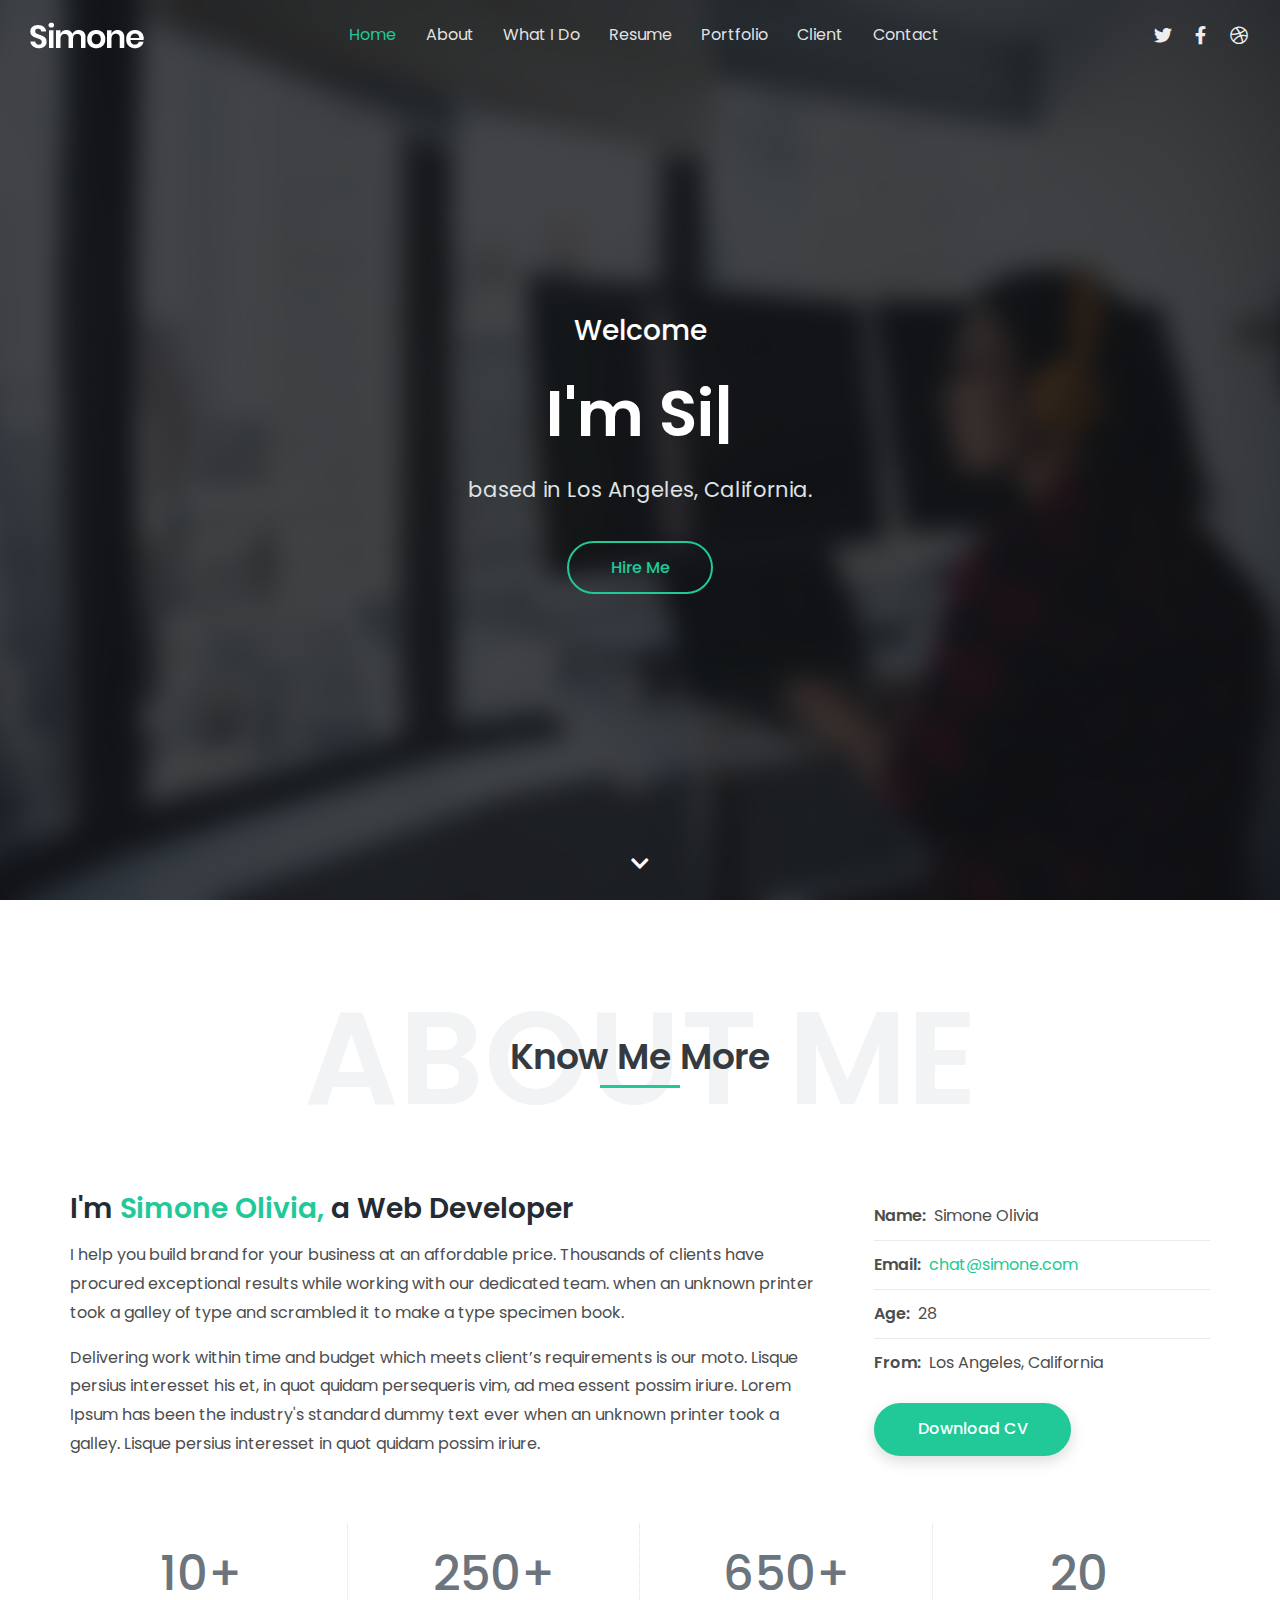
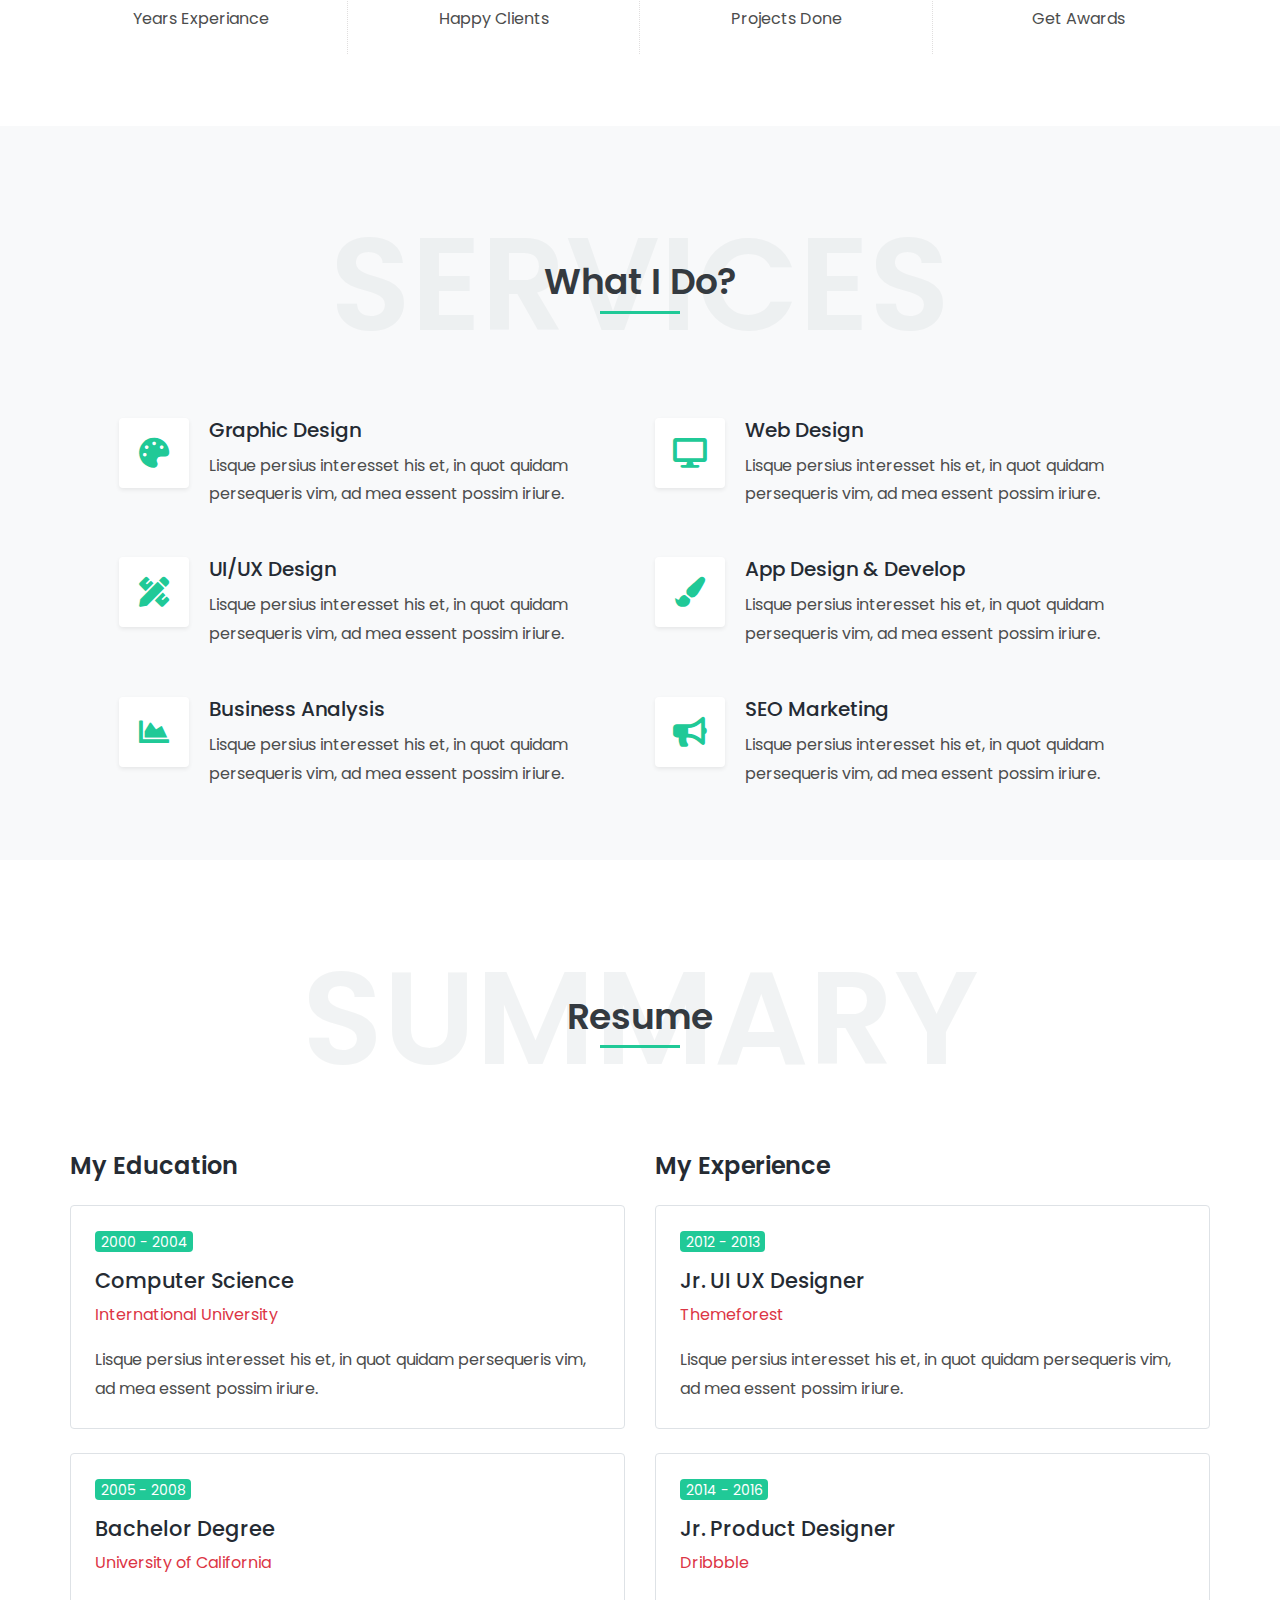
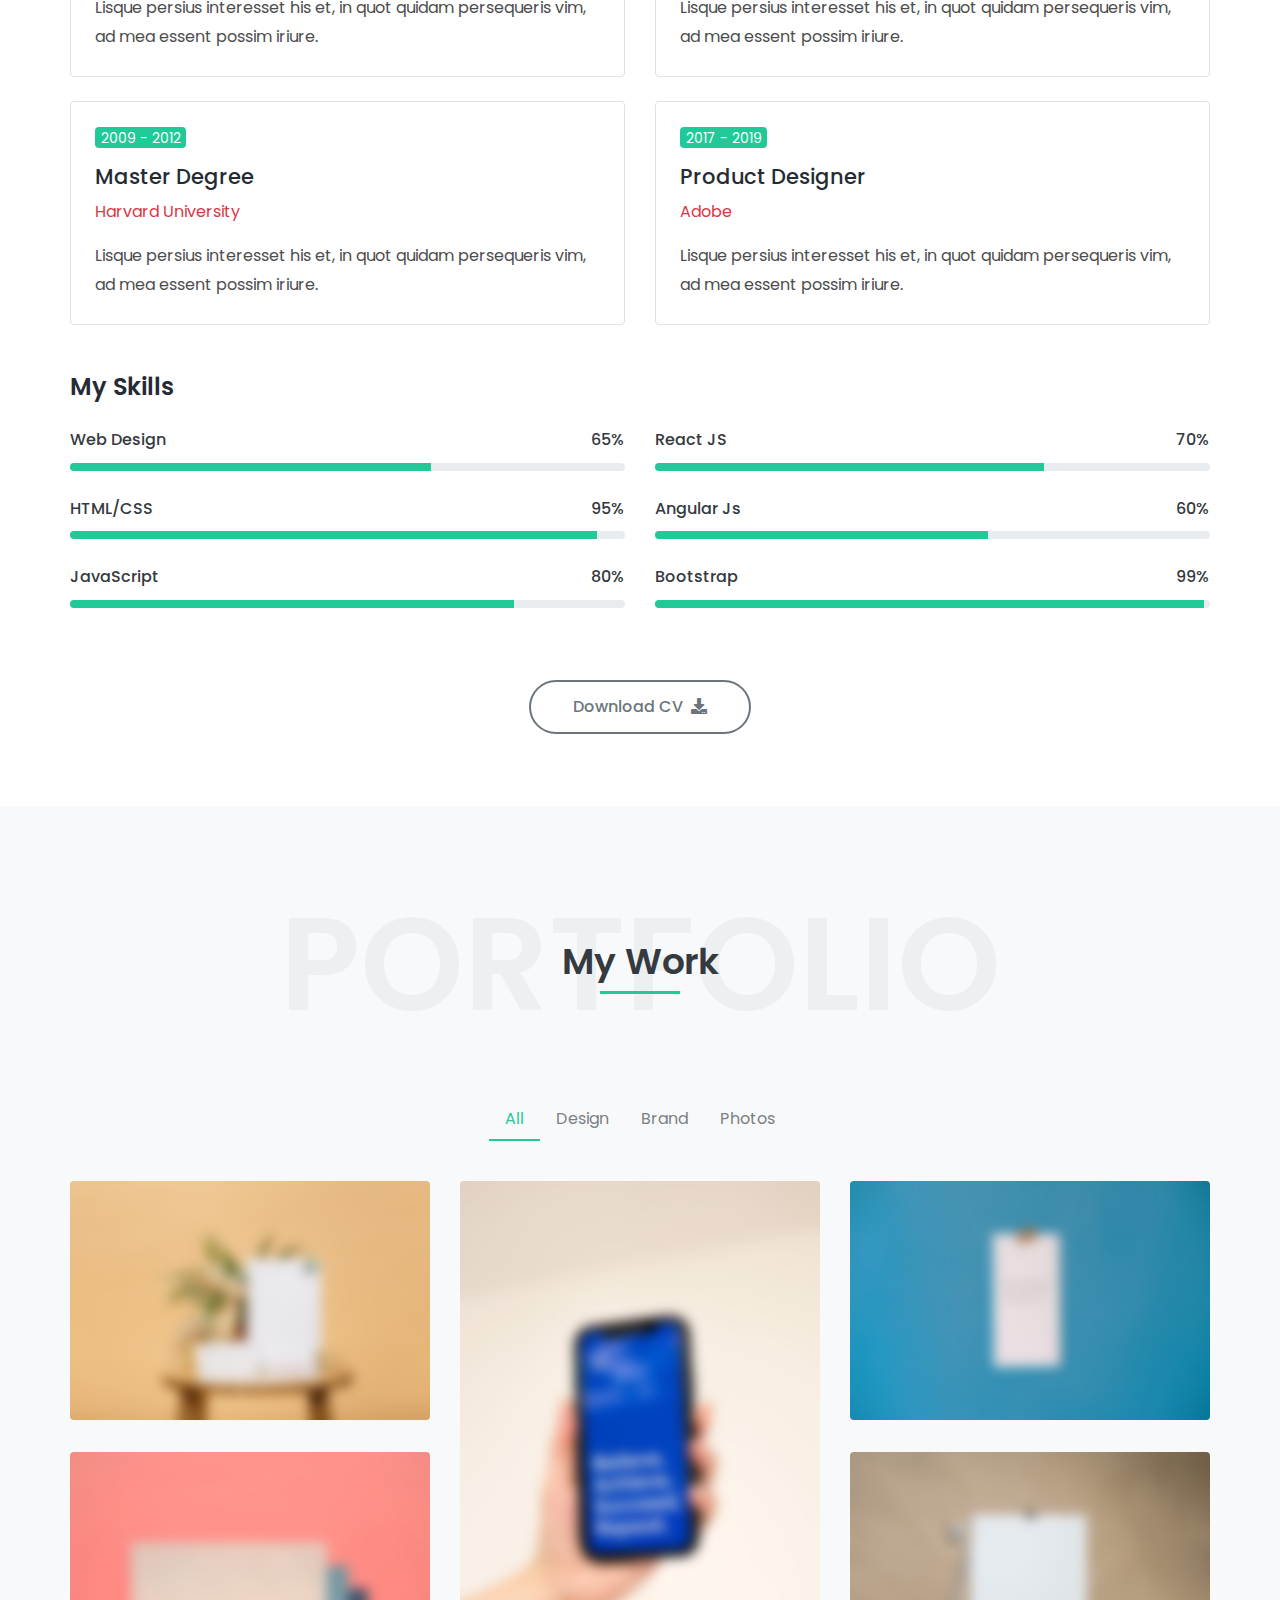
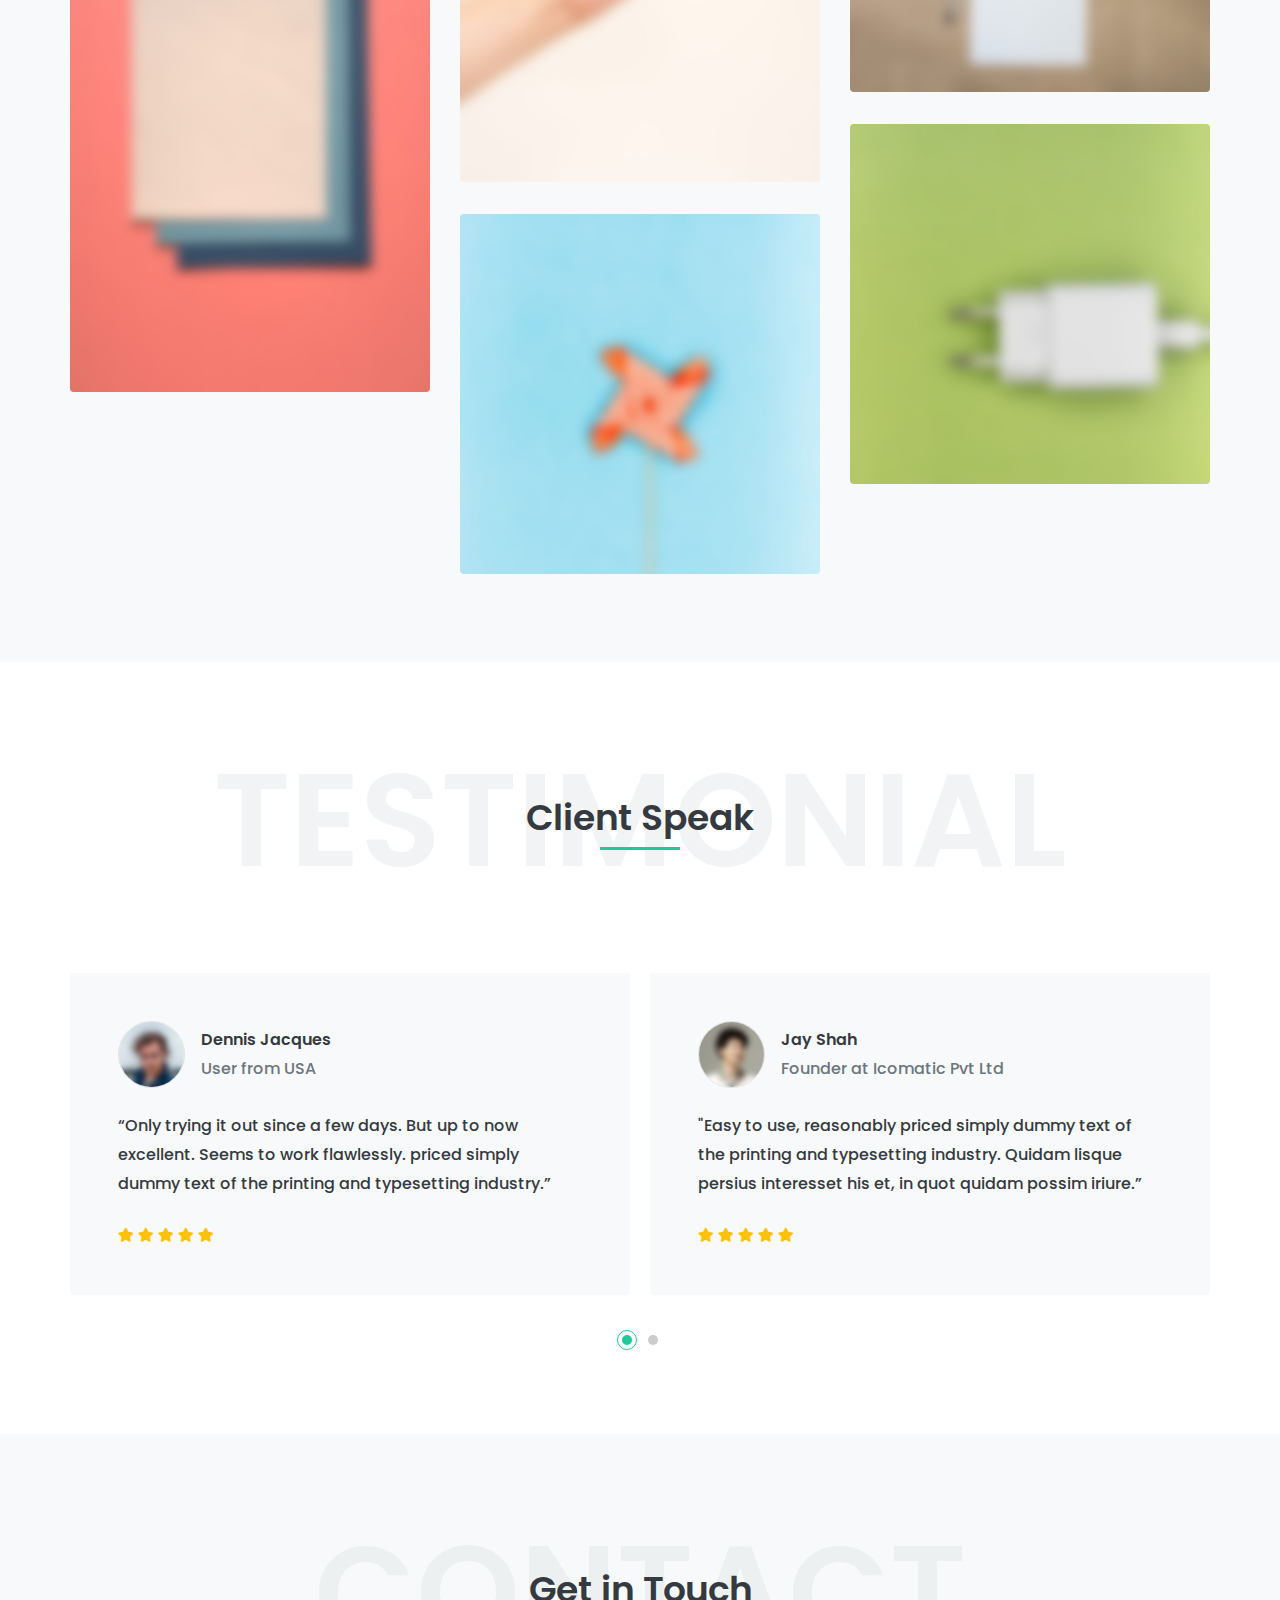
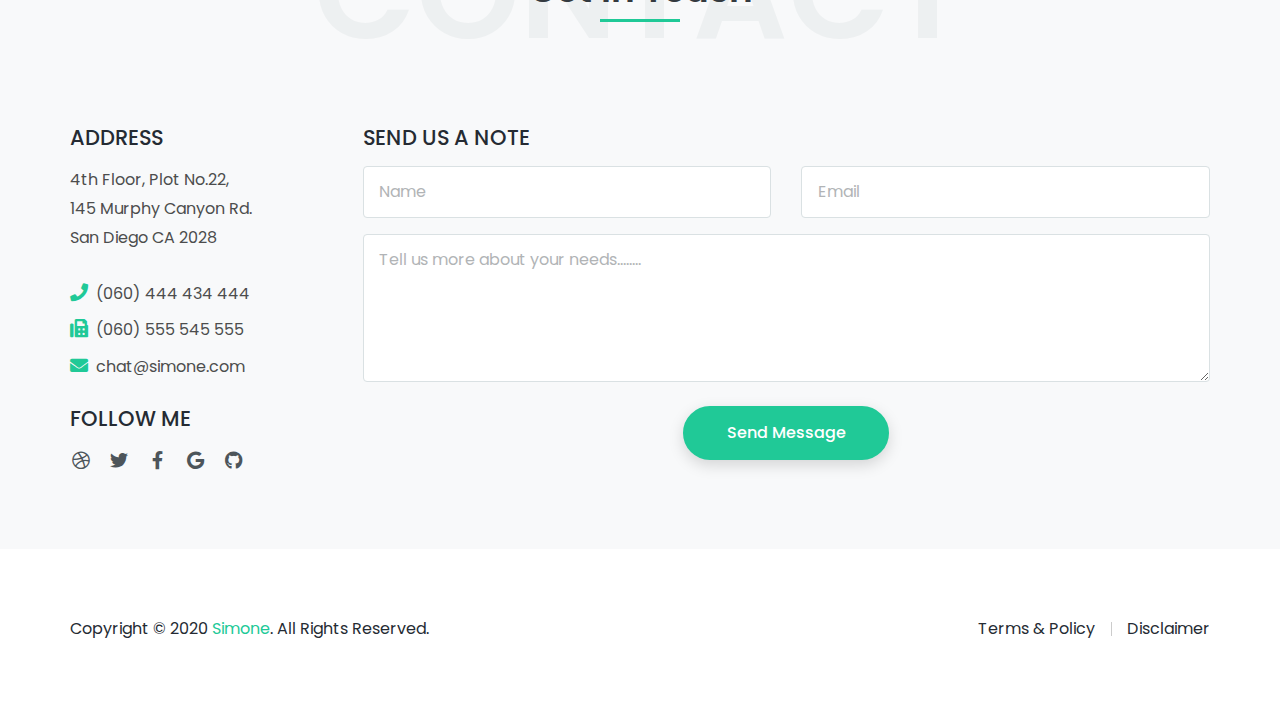
<file: HTML/index-classic-header.html>
<!DOCTYPE html>
<html lang="en">
<head>
<meta charset="UTF-8" />
<meta http-equiv="X-UA-Compatible" content="IE=edge">
<meta name="viewport" content="width=device-width, initial-scale=1, minimum-scale=1.0, shrink-to-fit=no">
<link href="images/favicon.png" rel="icon" />
<title>Simone - Personal Portfolio Template</title>
<meta name="description" content="Simone is responsive bootstrap 4 one page personal portfolio html template.">
<meta name="author" content="harnishdesign.net">

<!-- Web Fonts -->
<link rel='stylesheet' href='https://fonts.googleapis.com/css?family=Poppins:100,200,300,400,500,600,700,800,900' type='text/css'>

<!-- Stylesheet
============================== -->
<!-- Bootstrap -->
<link rel="stylesheet" type="text/css" href="vendor/bootstrap/css/bootstrap.min.css" />
<!-- Font Awesome Icon -->
<link rel="stylesheet" type="text/css" href="vendor/font-awesome/css/all.min.css" />
<!-- Owl Carousel -->
<link rel="stylesheet" type="text/css" href="vendor/owl.carousel/assets/owl.carousel.min.css" />
<!-- Magnific Popup -->
<link rel="stylesheet" type="text/css" href="vendor/magnific-popup/magnific-popup.min.css" />
<!-- Custom Stylesheet -->
<link rel="stylesheet" type="text/css" href="css/stylesheet.css" />
</head>

<body data-spy="scroll" data-target=".navbar" data-offset="70">

<!-- Preloader -->
<div class="preloader">
  <div class="lds-ellipsis">
    <div></div>
    <div></div>
    <div></div>
    <div></div>
  </div>
</div>
<!-- Preloader End --> 

<!-- Document Wrapper   
=============================== -->
<div id="main-wrapper"> 
  <!-- Header -->
  <header id="header" class="sticky-top-slide"> 
    <!-- Navbar -->
    <nav class="primary-menu navbar navbar-expand-lg navbar-text-light bg-transparent border-bottom-0">
      <div class="container-fluid position-relative">
        <div class="col-auto col-lg-2"> 
          <!-- Logo --> 
          <a class="logo" href="index.html" title="Simone"> <img src="images/logo-light.png" alt="Simone"/> </a> 
          <!-- Logo End --> 
        </div>
        <div class="col col-lg-8 navbar-accordion px-0">
          <button class="navbar-toggler ml-auto" type="button" data-toggle="collapse" data-target="#header-nav"><span></span><span></span><span></span></button>
          <div id="header-nav" class="collapse navbar-collapse justify-content-center">
            <ul class="navbar-nav">
              <li class="nav-item"><a class="nav-link smooth-scroll active" href="#home">Home</a></li>
            <li class="nav-item"><a class="nav-link smooth-scroll" 	href="#about">About</a></li>
            <li class="nav-item"><a class="nav-link smooth-scroll" href="#services">What I Do</a></li>
            <li class="nav-item"><a class="nav-link smooth-scroll" href="#resume">Resume</a></li>
            <li class="nav-item"><a class="nav-link smooth-scroll" href="#portfolio">Portfolio</a></li>
            <li class="nav-item"><a class="nav-link smooth-scroll" href="#testimonial">Client</a></li>
            <li class="nav-item"><a class="nav-link smooth-scroll" href="#contact">Contact</a></li>
            </ul>
          </div>
        </div>
        <div class="col-auto col-lg-2 d-flex justify-content-end pl-0 mr-n2">
          <ul class="social-icons social-icons-light mb-n1">
          <li class="social-icons-twitter"><a data-toggle="tooltip" href="http://www.twitter.com/" target="_blank" title="" data-original-title="Twitter"><i class="fab fa-twitter"></i></a></li>
		  <li class="social-icons-facebook"><a data-toggle="tooltip" href="http://www.facebook.com/" target="_blank" title="" data-original-title="Facebook"><i class="fab fa-facebook-f"></i></a></li>
          <li class="social-icons-dribbble"><a data-toggle="tooltip" href="http://www.dribbble.com/" target="_blank" title="" data-original-title="Dribbble"><i class="fab fa-dribbble"></i></a></li>
          </ul>
        </div>
      </div>
    </nav>
    <!-- Navbar End --> 
  </header>
  <!-- Header End -->    
  
  <!-- Content
  ============================================= -->
  <div id="content" role="main"> 
    
    <!-- Intro
    ============================================= -->
    <section id="home">
      <div class="hero-wrap">
        <div class="hero-mask opacity-8 bg-dark"></div>
        <div class="hero-bg parallax" style="background-image:url('images/intro-bg.jpg');"></div>
        <div class="hero-content section d-flex fullscreen">
          <div class="container my-auto">
            <div class="row">
              <div class="col-12 text-center">
                <div class="typed-strings">
                  <p>I'm Simone Olivia</p>
                  <p>I'm a Freelancer.</p>
                  <p>I'm a Photographer.</p>
                  <p>I'm a Designer.</p>
                </div>
                <p class="text-7 font-weight-500 text-white mb-2 mb-md-3">Welcome</p>
                <h2 class="text-16 font-weight-600 text-white mb-2 mb-md-3"><span class="typed"></span></h2>
                <p class="text-5 text-light mb-4">based in Los Angeles, California.</p>
				<a href="#contact" class="btn btn-outline-primary rounded-pill shadow-none smooth-scroll mt-2">Hire Me</a>
              </div>
            </div>
          </div>
          <a href="#about" class="scroll-down-arrow text-white smooth-scroll"><span class="animated"><i class="fa fa-chevron-down"></i></span></a> </div>
      </div>
    </section>
    <!-- Intro end --> 
    
    <!-- About
    ============================================= -->
    <section id="about" class="section">
      <div class="container"> 
        <!-- Heading -->
        <div class="position-relative d-flex text-center mb-5">
          <h2 class="text-24 text-light opacity-4 text-uppercase font-weight-600 w-100 mb-0">About Me</h2>
          <p class="text-9 text-dark font-weight-600 position-absolute w-100 align-self-center line-height-4 mb-0">Know Me More<span class="heading-separator-line border-bottom border-3 border-primary position-abolute d-block mx-auto"></span> </p>
        </div>
        <!-- Heading end-->
        
        <div class="row">
          <div class="col-lg-8 text-center text-lg-left">
            <h2 class="text-7 font-weight-600 mb-3">I'm <span class="text-primary">Simone Olivia,</span> a Web Developer</h2>
            <p>I help you build brand for your business at an affordable price. Thousands of clients have procured exceptional results while working with our dedicated team. when an unknown printer took a galley of type and scrambled it to make a type specimen book.</p>
            <p>Delivering work within time and budget which meets client’s requirements is our moto. Lisque persius interesset his et, in quot quidam persequeris vim, ad mea essent possim iriure. Lorem Ipsum has been the industry's standard dummy text ever when an unknown printer took a galley. Lisque persius interesset in quot quidam possim iriure.</p>
          </div>
          <div class="col-lg-4 mt-5 mt-lg-0">
            <div class="pl-4">
              <ul class="list-style-2">
                <li class=""><span class="font-weight-600 mr-2">Name:</span>Simone Olivia</li>
                <li class=""><span class="font-weight-600 mr-2">Email:</span><a href="mailto:chat@simone.com">chat@simone.com</a></li>
                <li class=""><span class="font-weight-600 mr-2">Age:</span>28</li>
                <li class="border-0"><span class="font-weight-600 mr-2">From:</span>Los Angeles, California</li>
              </ul>
              <a href="#" class="btn btn-primary rounded-pill smooth-scroll">Download CV</a> </div>
          </div>
        </div>
        <div class="brands-grid separator-border mt-5">
          <div class="row">
            <div class="col-6 col-md-3">
              <div class="featured-box text-center">
                <h4 class="text-12 text-muted mb-0"><span class="counter" data-from="0" data-to="10">10</span>+</h4>
                <p class="mb-0">Years Experiance</p>
              </div>
            </div>
            <div class="col-6 col-md-3">
              <div class="featured-box text-center">
                <h4 class="text-12 text-muted mb-0"><span class="counter" data-from="0" data-to="250">250</span>+</h4>
                <p class="mb-0">Happy Clients</p>
              </div>
            </div>
            <div class="col-6 col-md-3">
              <div class="featured-box text-center">
                <h4 class="text-12 text-muted mb-0"><span class="counter" data-from="0" data-to="650">650</span>+</h4>
                <p class="mb-0">Projects Done</p>
              </div>
            </div>
            <div class="col-6 col-md-3">
              <div class="featured-box text-center">
                <h4 class="text-12 text-muted mb-0"><span class="counter" data-from="0" data-to="38">20</span></h4>
                <p class="mb-0">Get Awards</p>
              </div>
            </div>
          </div>
        </div>
      </div>
    </section>
    <!-- About end --> 
    
    <!-- Services
    ============================================= -->
    <section id="services" class="section bg-light">
      <div class="container"> 
        <!-- Heading -->
        <div class="position-relative d-flex text-center mb-5">
          <h2 class="text-24 text-light opacity-4 text-uppercase font-weight-600 w-100 mb-0">Services</h2>
          <p class="text-9 text-dark font-weight-600 position-absolute w-100 align-self-center line-height-4 mb-0">What I Do?<span class="heading-separator-line border-bottom border-3 border-primary position-abolute d-block mx-auto"></span> </p>
        </div>
        <!-- Heading end-->
        
        <div class="row">
          <div class="col-lg-11 mx-auto">
            <div class="row">
              <div class="col-md-6">
                <div class="featured-box style-3 mb-5">
                  <div class="featured-box-icon text-primary bg-white shadow-sm rounded"> <i class="fas fa-palette"></i> </div>
                  <h3>Graphic Design</h3>
                  <p class="mb-0">Lisque persius interesset his et, in quot quidam persequeris vim, ad mea essent possim iriure.</p>
                </div>
              </div>
              <div class="col-md-6">
                <div class="featured-box style-3 mb-5">
                  <div class="featured-box-icon text-primary bg-white shadow-sm rounded"> <i class="fas fa-desktop"></i></div>
                  <h3>Web Design</h3>
                  <p class="mb-0">Lisque persius interesset his et, in quot quidam persequeris vim, ad mea essent possim iriure.</p>
                </div>
              </div>
              <div class="col-md-6">
                <div class="featured-box style-3 mb-5">
                  <div class="featured-box-icon text-primary bg-white shadow-sm rounded"> <i class="fas fa-pencil-ruler"></i> </div>
                  <h3>UI/UX Design</h3>
                  <p class="mb-0">Lisque persius interesset his et, in quot quidam persequeris vim, ad mea essent possim iriure.</p>
                </div>
              </div>
              <div class="col-md-6">
                <div class="featured-box style-3 mb-5">
                  <div class="featured-box-icon text-primary bg-white shadow-sm rounded"> <i class="fas fa-paint-brush"></i> </div>
                  <h3>App Design &amp; Develop</h3>
                  <p class="mb-0">Lisque persius interesset his et, in quot quidam persequeris vim, ad mea essent possim iriure.</p>
                </div>
              </div>
              <div class="col-md-6">
                <div class="featured-box style-3 mb-5 mb-md-0">
                  <div class="featured-box-icon text-primary bg-white shadow-sm rounded"> <i class="fas fa-chart-area"></i> </div>
                  <h3>Business Analysis</h3>
                  <p class="mb-0">Lisque persius interesset his et, in quot quidam persequeris vim, ad mea essent possim iriure.</p>
                </div>
              </div>
              <div class="col-md-6">
                <div class="featured-box style-3 mb-0">
                  <div class="featured-box-icon text-primary bg-white shadow-sm rounded"> <i class="fas fa-bullhorn"></i> </div>
                  <h3>SEO Marketing</h3>
                  <p class="mb-0">Lisque persius interesset his et, in quot quidam persequeris vim, ad mea essent possim iriure.</p>
                </div>
              </div>
            </div>
          </div>
        </div>
      </div>
    </section>
    <!-- Services end --> 
    
    <!-- Resume
    ============================================= -->
    <section id="resume" class="section">
      <div class="container"> 
        <!-- Heading -->
        <div class="position-relative d-flex text-center mb-5">
          <h2 class="text-24 text-light opacity-4 text-uppercase font-weight-600 w-100 mb-0">Summary</h2>
          <p class="text-9 text-dark font-weight-600 position-absolute w-100 align-self-center line-height-4 mb-0">Resume<span class="heading-separator-line border-bottom border-3 border-primary position-abolute d-block mx-auto"></span> </p>
        </div>
        <!-- Heading end-->
        
        <div class="row"> 
          <!-- My Education -->
          <div class="col-md-6">
            <h2 class="text-6 font-weight-600 mb-4">My Education</h2>
            <div class="bg-white border rounded p-4 mb-4">
              <p class="badge badge-primary text-2 font-weight-400">2000 - 2004</p>
              <h3 class="text-5">Computer Science</h3>
              <p class="text-danger">International University</p>
              <p class="mb-0">Lisque persius interesset his et, in quot quidam persequeris vim, ad mea essent possim iriure.</p>
            </div>
            <div class="bg-white border rounded p-4 mb-4">
              <p class="badge badge-primary text-2 font-weight-400">2005 - 2008</p>
              <h3 class="text-5">Bachelor Degree</h3>
              <p class="text-danger">University of California</p>
              <p class="mb-0">Lisque persius interesset his et, in quot quidam persequeris vim, ad mea essent possim iriure.</p>
            </div>
            <div class="bg-white border rounded p-4 mb-4">
              <p class="badge badge-primary text-2 font-weight-400">2009 - 2012</p>
              <h3 class="text-5">Master Degree</h3>
              <p class="text-danger">Harvard University</p>
              <p class="mb-0">Lisque persius interesset his et, in quot quidam persequeris vim, ad mea essent possim iriure.</p>
            </div>
          </div>
          
          <!-- My Experience -->
          <div class="col-md-6">
            <h2 class="text-6 font-weight-600 mb-4">My Experience</h2>
            <div class="bg-white border rounded p-4 mb-4">
              <p class="badge badge-primary text-2 font-weight-400">2012 - 2013</p>
              <h3 class="text-5">Jr. UI UX Designer</h3>
              <p class="text-danger">Themeforest</p>
              <p class="mb-0">Lisque persius interesset his et, in quot quidam persequeris vim, ad mea essent possim iriure.</p>
            </div>
            <div class="bg-white border rounded p-4 mb-4">
              <p class="badge badge-primary text-2 font-weight-400">2014 - 2016</p>
              <h3 class="text-5">Jr. Product Designer</h3>
              <p class="text-danger">Dribbble</p>
              <p class="mb-0">Lisque persius interesset his et, in quot quidam persequeris vim, ad mea essent possim iriure.</p>
            </div>
            <div class="bg-white border rounded p-4 mb-4">
              <p class="badge badge-primary text-2 font-weight-400">2017 - 2019</p>
              <h3 class="text-5">Product Designer</h3>
              <p class="text-danger">Adobe</p>
              <p class="mb-0">Lisque persius interesset his et, in quot quidam persequeris vim, ad mea essent possim iriure.</p>
            </div>
          </div>
        </div>
        <!-- My Skills -->
		<h2 class="text-6 font-weight-600 mt-4 mb-4">My Skills</h2>
        <div class="row">
          <div class="col-md-6">
            <p class="text-dark font-weight-500 text-left mb-2">Web Design <span class="float-right">65%</span></p>
            <div class="progress progress-sm mb-4">
              <div class="progress-bar" role="progressbar" style="width: 65%" aria-valuenow="65" aria-valuemin="0" aria-valuemax="100"></div>
            </div>
            <p class="text-dark font-weight-500 text-left mb-2">HTML/CSS <span class="float-right">95%</span></p>
            <div class="progress progress-sm mb-4">
              <div class="progress-bar" role="progressbar" style="width: 95%" aria-valuenow="95" aria-valuemin="0" aria-valuemax="100"></div>
            </div>
            <p class="text-dark font-weight-500 text-left mb-2">JavaScript <span class="float-right">80%</span></p>
            <div class="progress progress-sm mb-4">
              <div class="progress-bar" role="progressbar" style="width: 80%" aria-valuenow="80" aria-valuemin="0" aria-valuemax="100"></div>
            </div>
          </div>
          <div class="col-md-6">
            <p class="text-dark font-weight-500 text-left mb-2">React JS <span class="float-right">70%</span></p>
            <div class="progress progress-sm mb-4">
              <div class="progress-bar" role="progressbar" style="width: 70%" aria-valuenow="70" aria-valuemin="0" aria-valuemax="100"></div>
            </div>
            <p class="text-dark font-weight-500 text-left mb-2">Angular Js <span class="float-right">60%</span></p>
            <div class="progress progress-sm mb-4">
              <div class="progress-bar" role="progressbar" style="width: 60%" aria-valuenow="60" aria-valuemin="0" aria-valuemax="100"></div>
            </div>
            <p class="text-dark font-weight-500 text-left mb-2">Bootstrap <span class="float-right">99%</span></p>
            <div class="progress progress-sm mb-4">
              <div class="progress-bar" role="progressbar" style="width: 99%" aria-valuenow="99" aria-valuemin="0" aria-valuemax="100"></div>
            </div>
          </div>
        </div>
        <div class="text-center mt-5"><a href="#" class="btn btn-outline-secondary rounded-pill shadow-none">Download CV <span class="ml-1"><i class="fas fa-download"></i></span></a></div>
      </div>
    </section>
    <!-- Resume end --> 
    
    <!-- Portfolio
    ============================================= -->
    <section id="portfolio" class="section bg-light">
      <div class="container"> 
        <!-- Heading -->
        <div class="position-relative d-flex text-center mb-5">
          <h2 class="text-24 text-light opacity-4 text-uppercase font-weight-600 w-100 mb-0">Portfolio</h2>
          <p class="text-9 text-dark font-weight-600 position-absolute w-100 align-self-center line-height-4 mb-0">My Work<span class="heading-separator-line border-bottom border-3 border-primary position-abolute d-block mx-auto"></span> </p>
        </div>
        <!-- Heading end--> 
        
        <!-- Filter Menu -->
        <ul class="portfolio-menu nav nav-tabs justify-content-center border-bottom-0 mb-4">
          <li class="nav-item"> <a data-filter="*" class="nav-link active" href="">All</a></li>
          <li class="nav-item"> <a data-filter=".design" href="" class="nav-link">Design</a></li>
          <li class="nav-item"> <a data-filter=".brand" href="" class="nav-link">Brand</a></li>
          <li class="nav-item"> <a data-filter=".photos" href="" class="nav-link">Photos</a></li>
        </ul>
        <!-- Filter Menu end -->
        <div class="portfolio popup-ajax-gallery">
          <div class="row portfolio-filter">
            <div class="col-sm-6 col-lg-4 brand">
              <div class="portfolio-box rounded my-3">
                <div class="portfolio-img rounded"> <img class="img-fluid d-block" src="images/projects/project-1.jpg" alt="">
                  <div class="portfolio-overlay"> <a class="popup-ajax stretched-link" href="ajax/portfolio-ajax-project-1.html"></a>
                    <div class="portfolio-overlay-details">
                      <h5 class="text-white font-weight-400">Project Title</h5>
                      <span class="text-light">Category</span> </div>
                  </div>
                </div>
              </div>
            </div>
            <div class="col-sm-6 col-lg-4 design">
              <div class="portfolio-box rounded my-3">
                <div class="portfolio-img rounded"> <img class="img-fluid d-block" src="images/projects/project-2.jpg" alt="">
                  <div class="portfolio-overlay"> <a class="popup-ajax stretched-link" href="ajax/portfolio-ajax-project-2.html"></a>
                    <div class="portfolio-overlay-details">
                      <h5 class="text-white font-weight-400">Project Title</h5>
                      <span class="text-light">Category</span> </div>
                  </div>
                </div>
              </div>
            </div>
            <div class="col-sm-6 col-lg-4 artwork photos">
              <div class="portfolio-box rounded my-3">
                <div class="portfolio-img rounded"> <img class="img-fluid d-block" src="images/projects/project-3.jpg" alt="">
                  <div class="portfolio-overlay"> <a class="popup-ajax stretched-link" href="ajax/portfolio-ajax-project-3.html"></a>
                    <div class="portfolio-overlay-details">
                      <h5 class="text-white font-weight-400">Project Title</h5>
                      <span class="text-light">Category</span> </div>
                  </div>
                </div>
              </div>
            </div>
            <div class="col-sm-6 col-lg-4 artwork brand photos">
              <div class="portfolio-box rounded my-3">
                <div class="portfolio-img rounded"> <img class="img-fluid d-block" src="images/projects/project-4.jpg" alt="">
                  <div class="portfolio-overlay"> <a class="popup-ajax stretched-link" href="ajax/portfolio-ajax-project-4.html"></a>
                    <div class="portfolio-overlay-details">
                      <h5 class="text-white font-weight-400">Project Title</h5>
                      <span class="text-light">Category</span> </div>
                  </div>
                </div>
              </div>
            </div>
            <div class="col-sm-6 col-lg-4 design">
              <div class="portfolio-box rounded my-3">
                <div class="portfolio-img rounded"> <img class="img-fluid d-block" src="images/projects/project-5.jpg" alt="">
                  <div class="portfolio-overlay"> <a class="popup-ajax stretched-link" href="ajax/portfolio-ajax-project-5.html"></a>
                    <div class="portfolio-overlay-details">
                      <h5 class="text-white font-weight-400">Project Title</h5>
                      <span class="text-light">Category</span> </div>
                  </div>
                </div>
              </div>
            </div>
            <div class="col-sm-6 col-lg-4 brand">
              <div class="portfolio-box rounded my-3">
                <div class="portfolio-img rounded"> <img class="img-fluid d-block" src="images/projects/project-6.jpg" alt="">
                  <div class="portfolio-overlay"> <a class="popup-ajax stretched-link" href="ajax/portfolio-ajax-project-6.html"></a>
                    <div class="portfolio-overlay-details">
                      <h5 class="text-white font-weight-400">Project Title</h5>
                      <span class="text-light">Category</span> </div>
                  </div>
                </div>
              </div>
            </div>
            <div class="col-sm-6 col-lg-4 design photos">
              <div class="portfolio-box rounded my-3">
                <div class="portfolio-img rounded"> <img class="img-fluid d-block" src="images/projects/project-7.jpg" alt="">
                  <div class="portfolio-overlay"> <a class="popup-ajax stretched-link" href="ajax/portfolio-ajax-project-7.html"></a>
                    <div class="portfolio-overlay-details">
                      <h5 class="text-white font-weight-400">Project Title</h5>
                      <span class="text-light">Category</span> </div>
                  </div>
                </div>
              </div>
            </div>
          </div>
        </div>
      </div>
    </section>
    <!-- Portfolio end --> 
    
    <!-- Testimonial
    ============================================= -->
    <section id="testimonial" class="section">
      <div class="container"> 
        <!-- Heading -->
        <div class="position-relative d-flex text-center mb-5">
          <h2 class="text-24 text-light opacity-4 text-uppercase font-weight-600 w-100 mb-0">Testimonial</h2>
          <p class="text-9 text-dark font-weight-600 position-absolute w-100 align-self-center line-height-4 mb-0">Client Speak<span class="heading-separator-line border-bottom border-3 border-primary position-abolute d-block mx-auto"></span> </p>
        </div>
        <!-- Heading end-->
        
        <div class="owl-carousel owl-theme" data-loop="true" data-nav="false" data-autoplay="false"  data-margin="20" data-stagepadding="0" data-slideby="1" data-items-xs="1" data-items-sm="1" data-items-md="1" data-items-lg="2">
          <div class="item">
            <div class="bg-light rounded p-5">
              <div class="d-flex align-items-center mt-auto mb-4"> <img class="img-fluid rounded-circle border d-inline-block w-auto" src="images/testimonial/client-sm-3.jpg" alt="">
                <p class="ml-3 mb-0"><strong class="d-block text-dark font-weight-600">Dennis Jacques</strong> <span class="text-muted font-weight-500">User from USA</span></p>
              </div>
              <p class="text-dark font-weight-500 mb-4">“Only trying it out since a few days. But up to now excellent. Seems to work flawlessly. priced simply dummy text of the printing and typesetting industry.”</p>
              <span class="text-2"> <i class="fas fa-star text-warning"></i> <i class="fas fa-star text-warning"></i> <i class="fas fa-star text-warning"></i> <i class="fas fa-star text-warning"></i> <i class="fas fa-star text-warning"></i> </span> </div>
          </div>
          <div class="item">
            <div class="bg-light rounded p-5">
              <div class="d-flex align-items-center mt-auto mb-4"> <img class="img-fluid rounded-circle border d-inline-block w-auto" src="images/testimonial/client-sm-1.jpg" alt="">
                <p class="ml-3 mb-0"><strong class="d-block text-dark font-weight-600">Jay Shah</strong> <span class="text-muted font-weight-500">Founder at Icomatic Pvt Ltd</span></p>
              </div>
              <p class="text-dark font-weight-500 mb-4">"Easy to use, reasonably priced simply dummy text of the printing and typesetting industry. Quidam lisque persius interesset his et, in quot quidam possim iriure.”</p>
              <span class="text-2"> <i class="fas fa-star text-warning"></i> <i class="fas fa-star text-warning"></i> <i class="fas fa-star text-warning"></i> <i class="fas fa-star text-warning"></i> <i class="fas fa-star text-warning"></i> </span> </div>
          </div>
          <div class="item">
            <div class="bg-light rounded p-5">
              <div class="d-flex align-items-center mt-auto mb-4"> <img class="img-fluid rounded-circle border d-inline-block w-auto" src="images/testimonial/client-sm-2.jpg" alt="">
                <p class="ml-3 mb-0"><strong class="d-block text-dark font-weight-600">Patrick Cary</strong> <span class="text-muted font-weight-500">Freelancer from USA</span></p>
              </div>
              <p class="text-dark font-weight-500 mb-4">“I am happy Working with printing and typesetting industry. Quidam lisque persius interesset his et, in quot quidam persequeris essent possim iriure.”</p>
              <span class="text-2"> <i class="fas fa-star text-warning"></i> <i class="fas fa-star text-warning"></i> <i class="fas fa-star text-warning"></i> <i class="fas fa-star text-warning"></i> <i class="fas fa-star text-warning"></i> </span> </div>
          </div>
          <div class="item">
            <div class="bg-light rounded p-5">
              <div class="d-flex align-items-center mt-auto mb-4"> <img class="img-fluid rounded-circle border d-inline-block w-auto" src="images/testimonial/client-sm-4.jpg" alt="">
                <p class="ml-3 mb-0"><strong class="d-block text-dark font-weight-600">Chris Tom</strong> <span class="text-muted font-weight-500">User from UK</span></p>
              </div>
              <p class="text-dark font-weight-500 mb-4">“I have used them twice now. Good rates, very efficient service and priced simply dummy text of the printing and typesetting industry quidam interesset his et. Excellent.”</p>
              <span class="text-2"> <i class="fas fa-star text-warning"></i> <i class="fas fa-star text-warning"></i> <i class="fas fa-star text-warning"></i> <i class="fas fa-star text-warning"></i> <i class="fas fa-star text-warning"></i> </span> </div>
          </div>
        </div>
      </div>
    </section>
    <!-- Testimonial end --> 
    
    <!-- Contact Me
    ============================================= -->
    <section id="contact" class="section bg-light">
      <div class="container">
        <!-- Heading -->
        <div class="position-relative d-flex text-center mb-5">
          <h2 class="text-24 text-light opacity-4 text-uppercase font-weight-600 w-100 mb-0">Contact</h2>
          <p class="text-9 text-dark font-weight-600 position-absolute w-100 align-self-center line-height-4 mb-0">Get in Touch<span class="heading-separator-line border-bottom border-3 border-primary position-abolute d-block mx-auto"></span> </p>
        </div>
        <!-- Heading end-->
        <div class="row">
          <div class="col-md-4 col-xl-3 order-1 order-md-0 text-center text-md-left mt-5 mt-md-0">
            <h2 class="mb-3 text-5 text-uppercase">Address</h2>
            <p class="text-3 mb-4">4th Floor, Plot No.22,<br>
              145 Murphy Canyon Rd.<br>
              San Diego CA 2028 </p>
            <p class="text-3 mb-1"><span class="text-primary text-4 mr-2"><i class="fas fa-phone"></i></span>(060) 444 434 444</p>
            <p class="text-3 mb-1"><span class="text-primary text-4 mr-2"><i class="fas fa-fax"></i></span>(060) 555 545 555</p>
            <p class="text-3 mb-4"><span class="text-primary text-4 mr-2"><i class="fas fa-envelope"></i></span>chat@simone.com</p>
            <h2 class="mb-3 text-5 text-uppercase">Follow Me</h2>
            <ul class="social-icons ml-md-n2 justify-content-center justify-content-md-start">
              <li class="social-icons-dribbble"><a data-toggle="tooltip" href="http://www.dribbble.com/harnishdesign/" target="_blank" title="" data-original-title="Dribbble"><i class="fab fa-dribbble"></i></a></li>
              <li class="social-icons-twitter"><a data-toggle="tooltip" href="https://twitter.com/harnishdesign/" target="_blank" title="" data-original-title="Twitter"><i class="fab fa-twitter"></i></a></li>
              <li class="social-icons-facebook"><a data-toggle="tooltip" href="http://www.facebook.com/harnishdesign/" target="_blank" title="" data-original-title="Facebook"><i class="fab fa-facebook-f"></i></a></li>
              <li class="social-icons-google"><a data-toggle="tooltip" href="http://www.google.com/" target="_blank" title="" data-original-title="Google"><i class="fab fa-google"></i></a></li>
              <li class="social-icons-github"><a data-toggle="tooltip" href="http://www.github.com/" target="_blank" title="" data-original-title="GitHub"><i class="fab fa-github"></i></a></li>
            </ul>
          </div>
          <div class="col-md-8 col-xl-9 order-0 order-md-1">
            <h2 class="mb-3 text-5 text-uppercase text-center text-md-left">Send us a note</h2>
			<form id="contact-form" action="php/mail.php" method="post">
              <div class="row">
                <div class="col-xl-6">
                  <div class="form-group">
                    <input name="name" type="text" class="form-control" required placeholder="Name">
                  </div>
                </div>
                <div class="col-xl-6">
                  <div class="form-group">
                    <input name="email" type="email" class="form-control" required placeholder="Email">
                  </div>
                </div>
              </div>
              <div class="form-group">
                <textarea name="form-message" class="form-control" rows="5" required placeholder="Tell us more about your needs........"></textarea>
              </div>
              <p class="text-center mt-4 mb-0">
				<button id="submit-btn" class="btn btn-primary rounded-pill d-inline-flex" type="submit">Send Message</button>
              </p>
            </form>
          </div>
        </div>
      </div>
    </section>
    <!-- Contact Me end --> 
    
  </div>
  <!-- Content end --> 
  
  <!-- Footer
  ============================================= -->
  <footer id="footer" class="section">
    <div class="container">
      <div class="row">
        <div class="col-lg-6 text-center text-lg-left">
          <p class="mb-3 mb-lg-0">Copyright © 2020 <a href="#">Simone</a>. All Rights Reserved.</p>
        </div>
        <div class="col-lg-6">
          <ul class="nav nav-separator justify-content-center justify-content-lg-end">
            <li class="nav-item"> <a class="nav-link" data-toggle="modal" data-target="#terms-policy" href="#">Terms & Policy</a></li>
            <li class="nav-item"> <a class="nav-link" data-toggle="modal" data-target="#disclaimer" href="#">Disclaimer</a></li>
          </ul>
        </div>
      </div>
    </div>
  </footer>
  <!-- Footer end --> 
  
</div>
<!-- Document Wrapper end --> 

<!-- Back to Top
============================================= --> 
<a id="back-to-top" class="rounded-circle" data-toggle="tooltip" title="Back to Top" href="javascript:void(0)"><i class="fa fa-chevron-up"></i></a> 

<!-- Terms & Policy Modal
================================== -->
<div id="terms-policy" class="modal fade" role="dialog" aria-hidden="true">
  <div class="modal-dialog modal-lg modal-dialog-centered" role="document">
    <div class="modal-content">
      <div class="modal-header">
        <h5 class="modal-title">Terms & Policy</h5>
        <button type="button" class="close font-weight-400" data-dismiss="modal" aria-label="Close"> <span aria-hidden="true">&times;</span> </button>
      </div>
      <div class="modal-body p-4">
        <p>Simply dummy text of the printing and typesetting industry. Lorem Ipsum has been the industry's standard dummy text ever since the 1500s, when an unknown printer took a galley of type and scrambled it to make a type specimen book. It has survived not only five centuries, but also the leap into electronic typesetting, remaining essentially unchanged.</p>
        <h3 class="mb-3 mt-4 mt-4">Terms of Use</h3>
        <p>It has survived not only five centuries, but also the leap into electronic typesetting, remaining essentially unchanged. Simply dummy text of the printing and typesetting industry.</p>
        <h5 class="text-4 mt-4">Part I – Information Simone collects and controls</h5>
        <p>Lorem Ipsum has been the industry's standard dummy text ever since the 1500s, when an unknown printer took a galley of type and scrambled it to make a type specimen book.</p>
        <h5 class="text-4 mt-4">Part II – Information that Simone processes on your behalf</h5>
        <p>Lorem Ipsum has been the industry's standard dummy text ever since the 1500s, when an unknown printer took a galley of type and scrambled it to make a type specimen book.</p>
        <h5 class="text-4 mt-4">Part III – General</h5>
        <p>It has survived not only five centuries, but also the leap into electronic typesetting, remaining essentially unchanged. Lorem Ipsum has been the industry's standard dummy text ever since the 1500s, when an unknown printer took a galley of type and scrambled it to make a type specimen book.</p>
        <h3 class="mb-3 mt-4">Privacy Policy</h3>
        <p>Lorem Ipsum is simply dummy text of the printing and typesetting industry. Lorem Ipsum has been the industry's standard dummy text ever since the 1500s, when an unknown printer took a galley of type and scrambled it to make a type specimen book. </p>
        <ol class="line-height-5">
          <li>Lisque persius interesset his et, in quot quidam persequeris vim, ad mea essent possim iriure.</li>
          <li>Quidam lisque persius interesset his et, Lisque persius interesset his et, in quot quidam persequeris vim, ad mea essent possim iriure.</li>
          <li>In quot quidam persequeris vim, ad mea essent possim iriure. Quidam lisque persius interesset his et.</li>
          <li>Quidam lisque persius interesset his et, Lisque persius interesset his et.</li>
          <li>Interesset his et, Lisque persius interesset his et, in quot quidam persequeris vim, ad mea essent possim iriure.</li>
          <li>Persius interesset his et, Lisque persius interesset his et, in quot quidam persequeris vim, ad mea essent possim iriure.</li>
          <li>Quot quidam persequeris vim Quidam lisque persius interesset his et, Lisque persius interesset his et, in quot quidam persequeris vim, ad mea essent possim iriure.</li>
        </ol>
      </div>
    </div>
  </div>
</div>
<!-- Terms & Policy Modal End --> 

<!-- Disclaimer Modal
================================== -->
<div id="disclaimer" class="modal fade" role="dialog" aria-hidden="true">
  <div class="modal-dialog modal-lg modal-dialog-centered" role="document">
    <div class="modal-content">
      <div class="modal-header">
        <h5 class="modal-title">Copyright & Disclaimer</h5>
        <button type="button" class="close font-weight-400" data-dismiss="modal" aria-label="Close"> <span aria-hidden="true">&times;</span> </button>
      </div>
      <div class="modal-body p-4">
        <p>Simply dummy text of the printing and typesetting industry. Lorem Ipsum has been the industry's standard dummy text ever since the 1500s, when an unknown printer took a galley of type and scrambled it to make a type specimen book. </p>
        <ul class="line-height-5">
          <li>Lisque persius interesset his et, in quot quidam persequeris vim, ad mea essent possim iriure.</li>
          <li>Quidam lisque persius interesset his et, Lisque persius interesset his et, in quot quidam persequeris vim, ad mea essent possim iriure.</li>
          <li>In quot quidam persequeris vim, ad mea essent possim iriure. Quidam lisque persius interesset his et.</li>
          <li>Quidam lisque persius interesset his et, Lisque persius interesset his et.</li>
          <li>Interesset his et, Lisque persius interesset his et, in quot quidam persequeris vim, ad mea essent possim iriure.</li>
          <li>Persius interesset his et, Lisque persius interesset his et, in quot quidam persequeris vim, ad mea essent possim iriure.</li>
          <li>Quot quidam persequeris vim Quidam lisque persius interesset his et, Lisque persius interesset his et, in quot quidam persequeris vim, ad mea essent possim iriure.</li>
        </ul>
      </div>
    </div>
  </div>
</div>
<!-- Disclaimer Modal End --> 

<!-- JavaScript --> 
<script src="vendor/jquery/jquery.min.js"></script> 
<script src="vendor/bootstrap/js/bootstrap.bundle.min.js"></script> 
<!-- Easing --> 
<script src="vendor/jquery.easing/jquery.easing.min.js"></script> 
<!-- Appear --> 
<script src="vendor/jquery.appear/jquery.appear.min.js"></script> 
<!-- Counter --> 
<script src="vendor/jquery.countTo/jquery.countTo.min.js"></script> 
<!-- Parallax Bg --> 
<script src="vendor/parallaxie/parallaxie.min.js"></script> 
<!-- Typed --> 
<script src="vendor/typed/typed.min.js"></script> 
<!-- Owl Carousel --> 
<script src="vendor/owl.carousel/owl.carousel.min.js"></script> 
<!-- isotope Portfolio Filter --> 
<script src="vendor/isotope/isotope.pkgd.min.js"></script> 
<!-- Magnific Popup --> 
<script src="vendor/magnific-popup/jquery.magnific-popup.min.js"></script> 
<!-- Custom Script --> 
<script src="js/theme.js"></script>
</body>
</html>
</file>
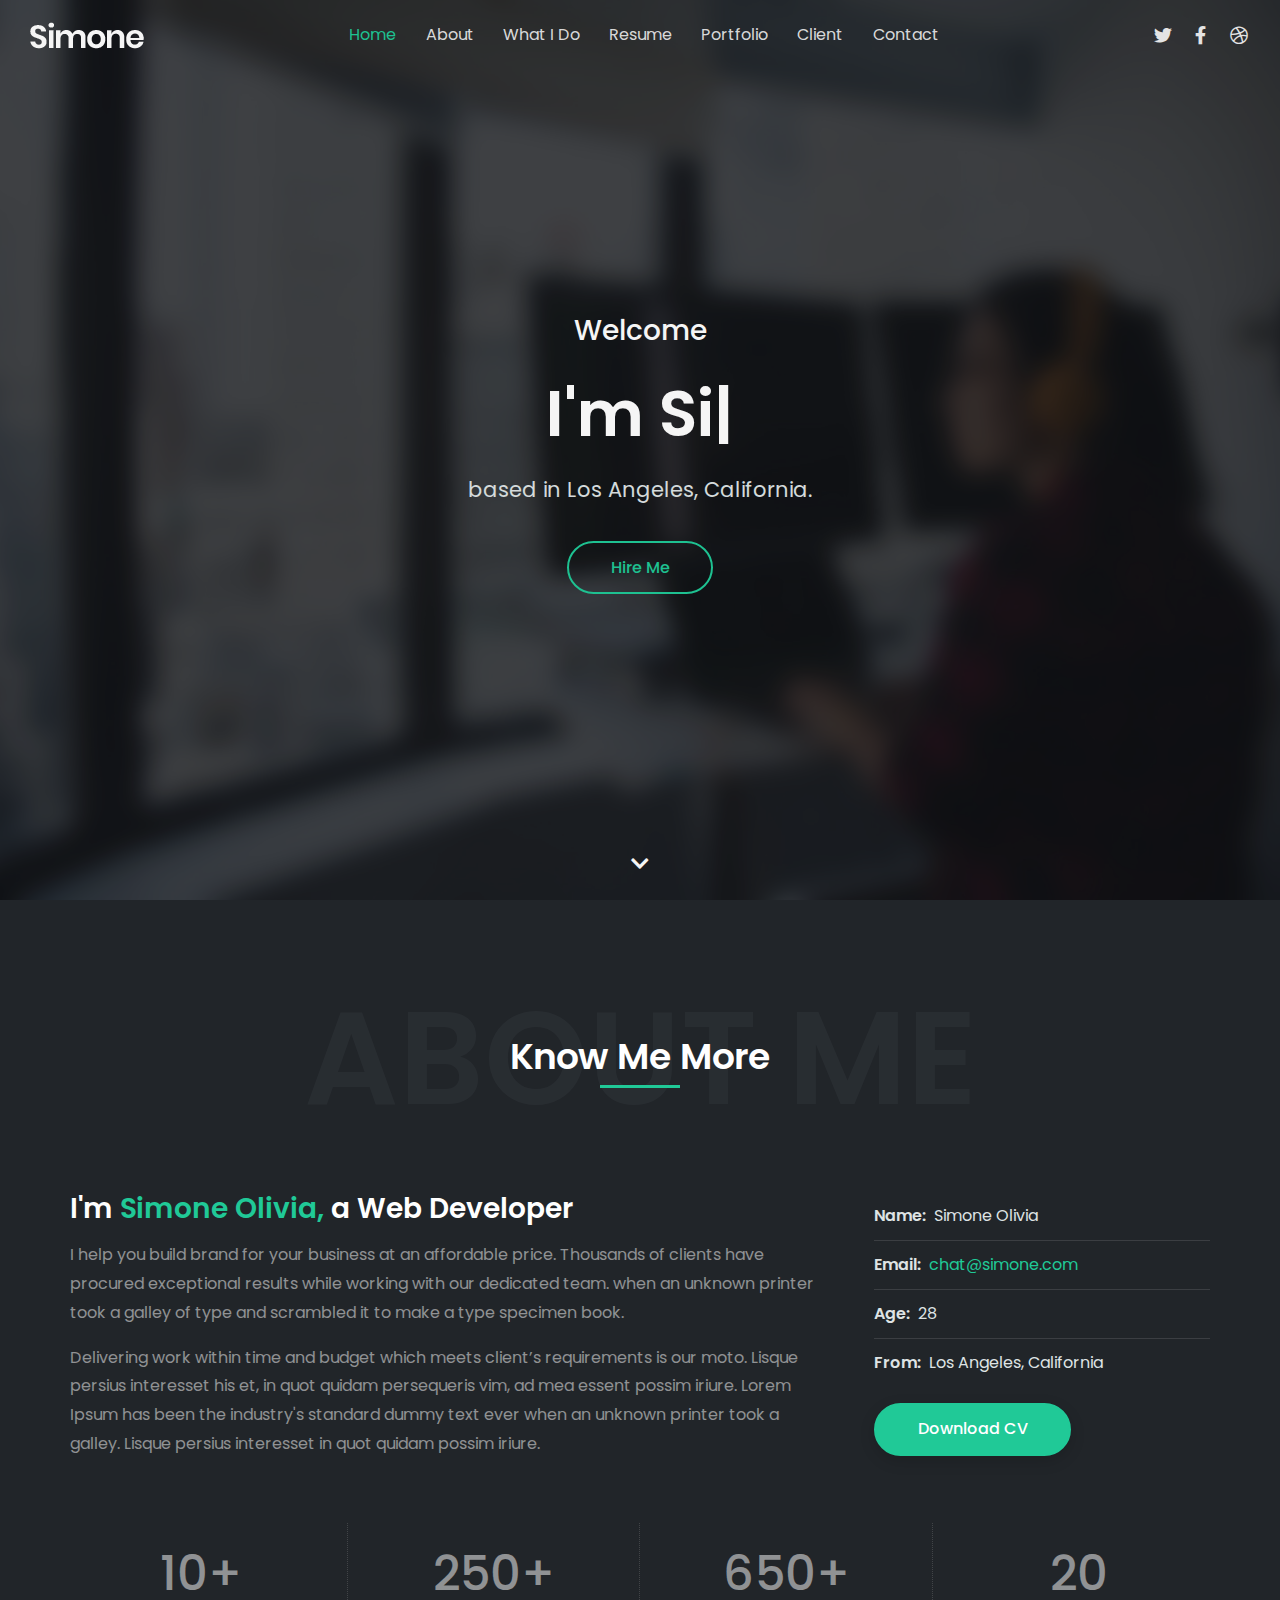
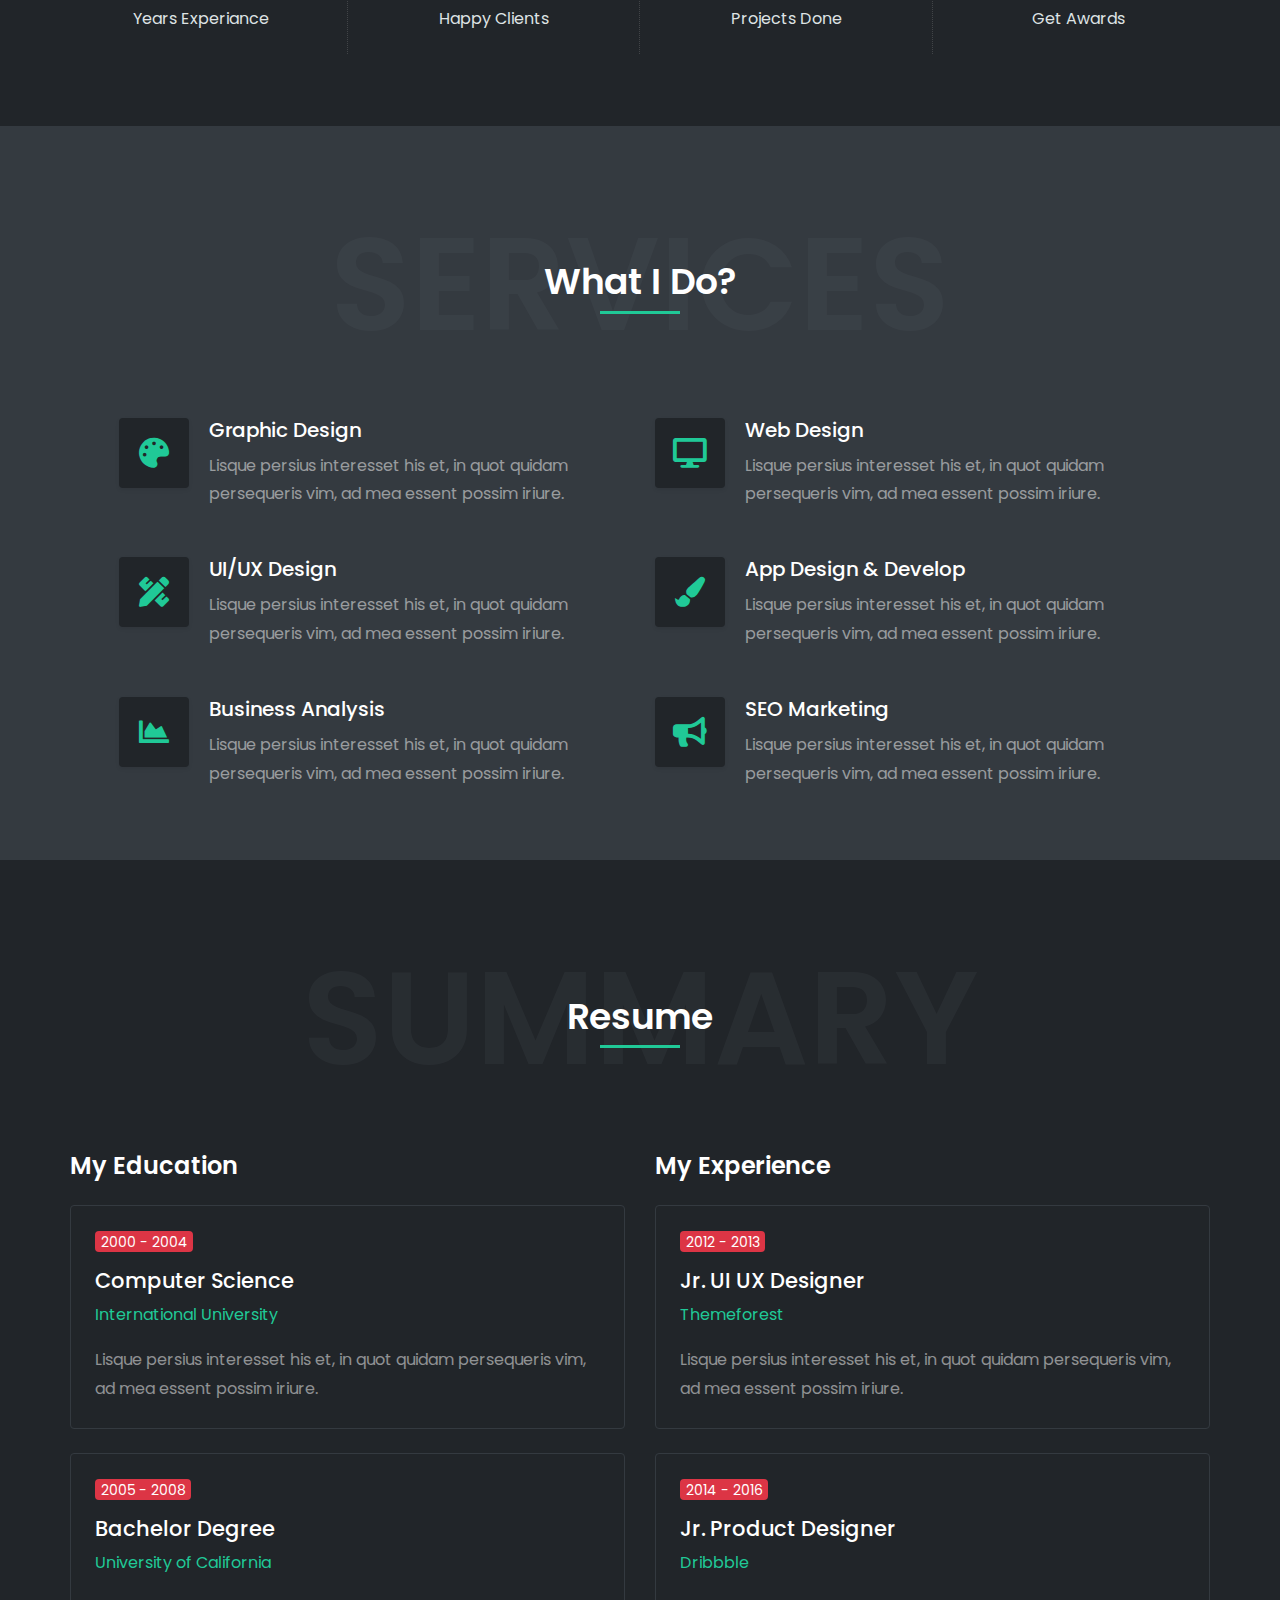
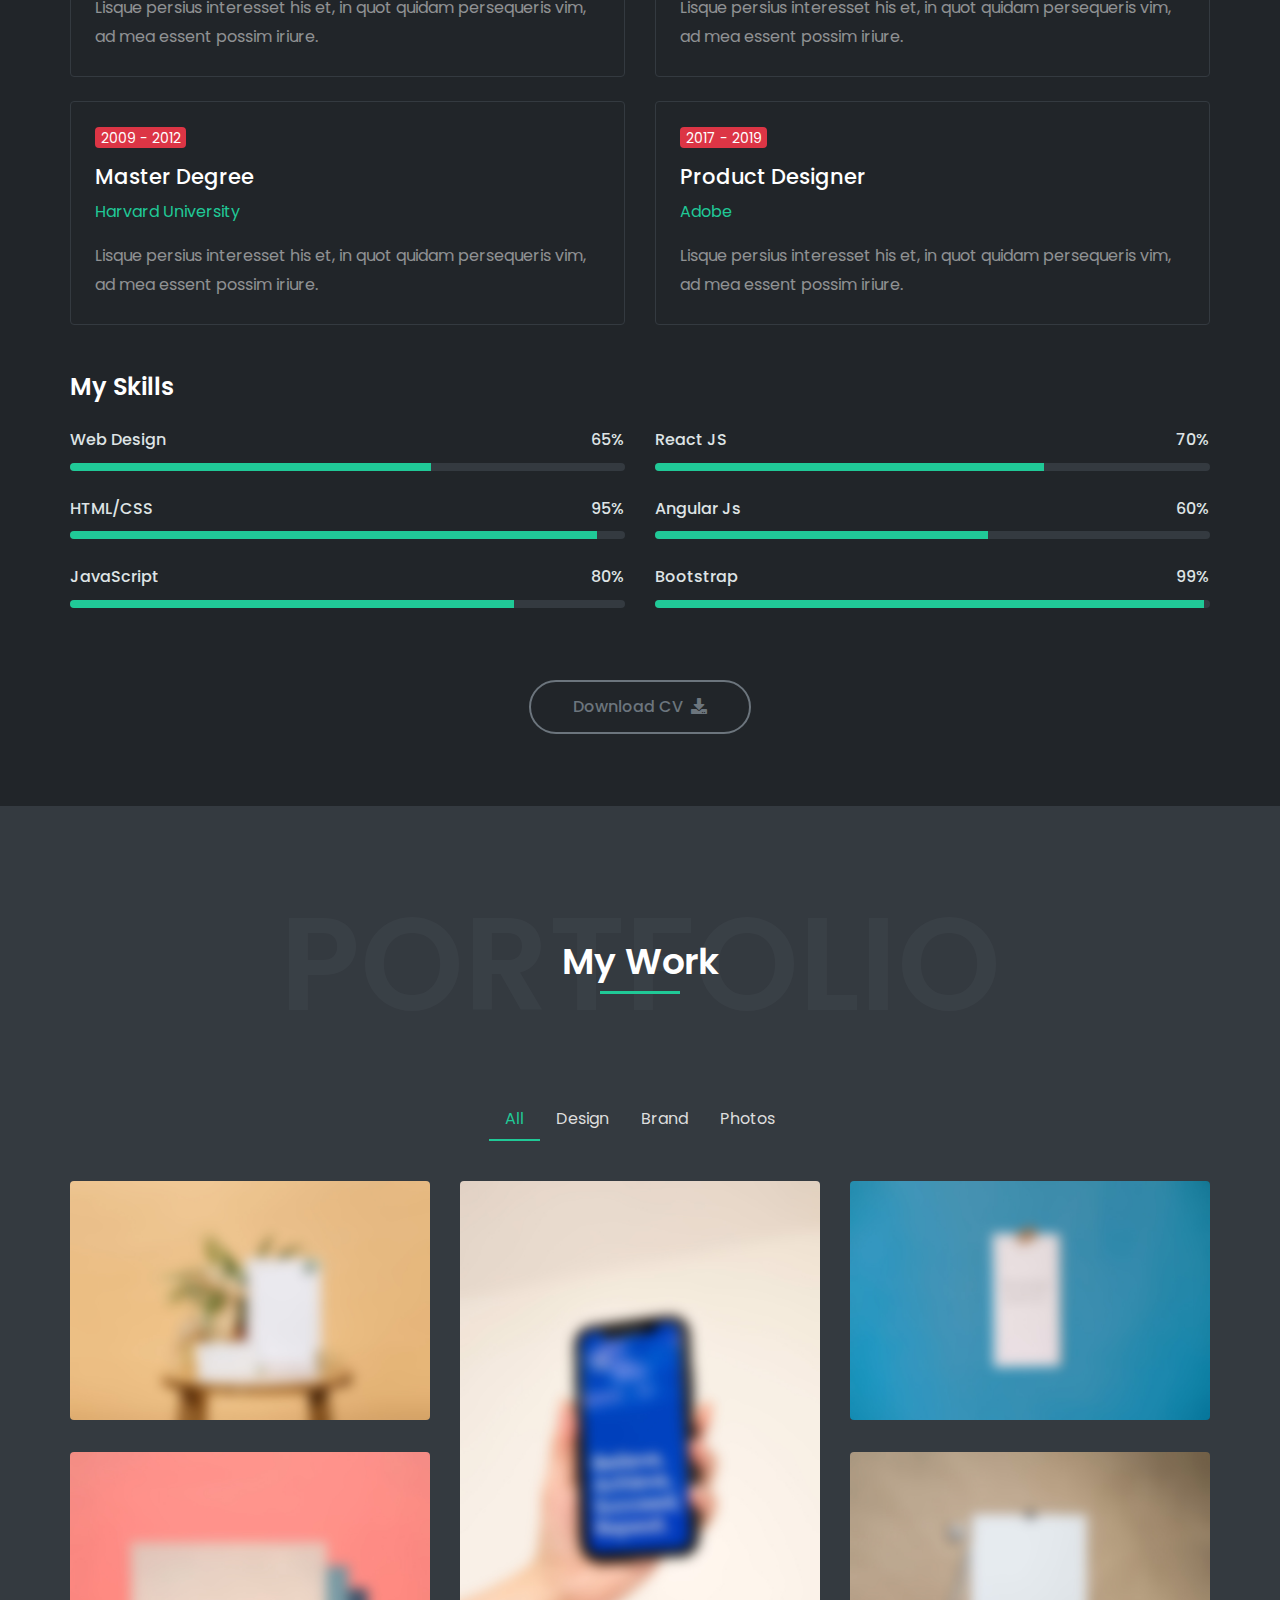
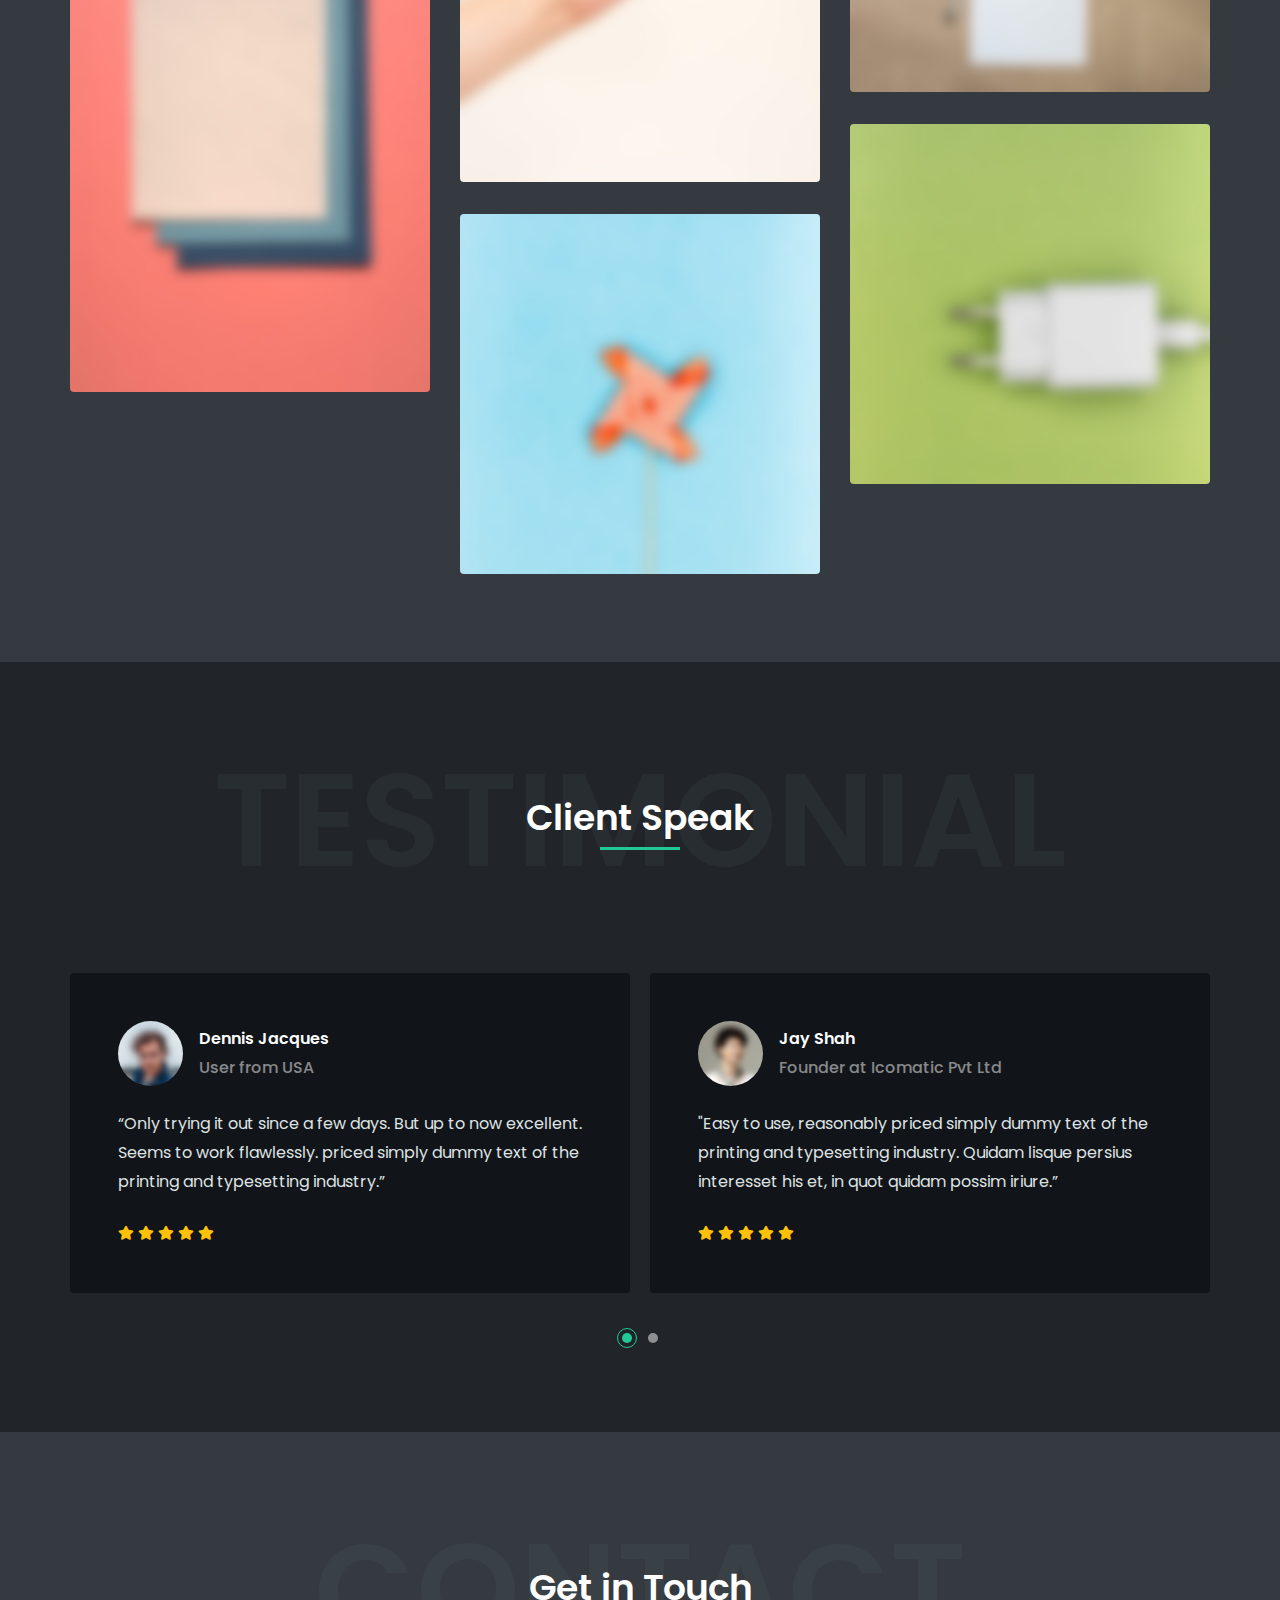
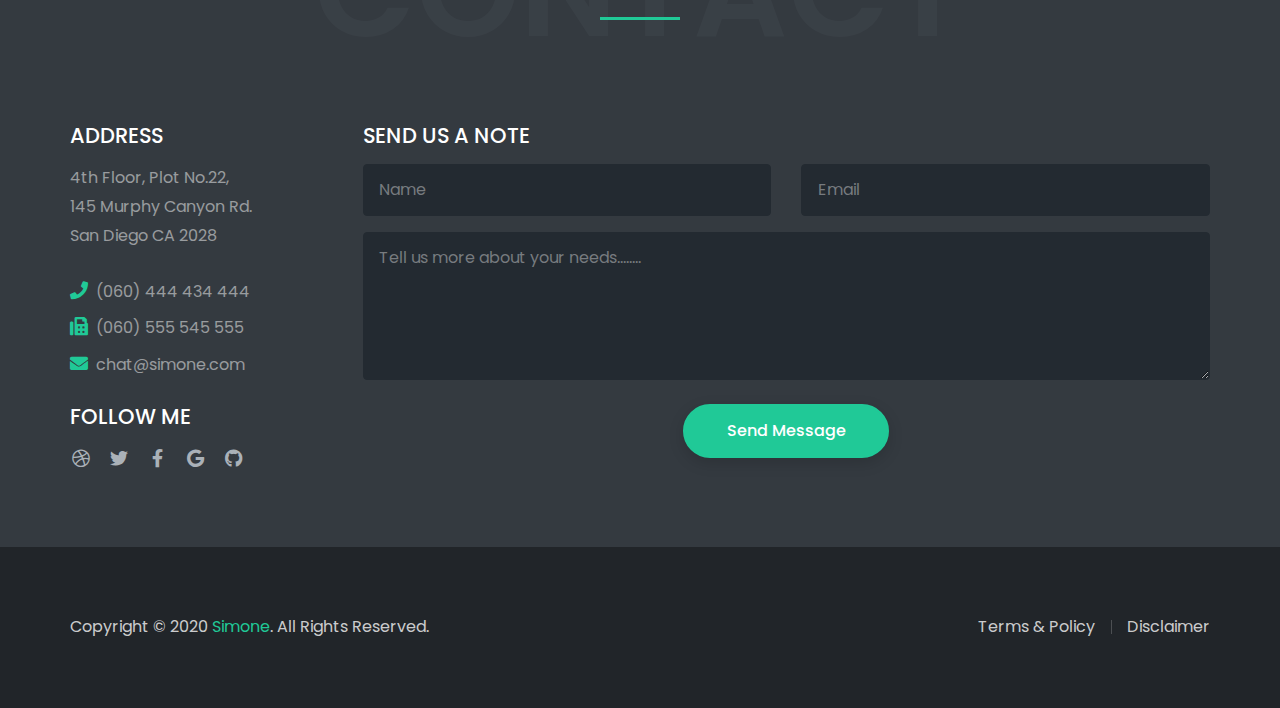
<file: HTML/index-dark-classic-header.html>
<!DOCTYPE html>
<html lang="en">
<head>
<meta charset="UTF-8" />
<meta http-equiv="X-UA-Compatible" content="IE=edge">
<meta name="viewport" content="width=device-width, initial-scale=1, minimum-scale=1.0, shrink-to-fit=no">
<link href="images/favicon.png" rel="icon" />
<title>Simone - Personal Portfolio Template</title>
<meta name="description" content="Simone is responsive bootstrap 4 one page personal portfolio html template.">
<meta name="author" content="harnishdesign.net">

<!-- Web Fonts -->
<link rel='stylesheet' href='https://fonts.googleapis.com/css?family=Poppins:100,200,300,400,500,600,700,800,900' type='text/css'>

<!-- Stylesheet
============================== -->
<!-- Bootstrap -->
<link rel="stylesheet" type="text/css" href="vendor/bootstrap/css/bootstrap.min.css" />
<!-- Font Awesome Icon -->
<link rel="stylesheet" type="text/css" href="vendor/font-awesome/css/all.min.css" />
<!-- Owl Carousel -->
<link rel="stylesheet" type="text/css" href="vendor/owl.carousel/assets/owl.carousel.min.css" />
<!-- Magnific Popup -->
<link rel="stylesheet" type="text/css" href="vendor/magnific-popup/magnific-popup.min.css" />
<!-- Custom Stylesheet -->
<link rel="stylesheet" type="text/css" href="css/stylesheet.css" />
</head>

<body data-spy="scroll" data-target=".navbar" data-offset="70">

<!-- Preloader -->
<div class="preloader preloader-dark">
  <div class="lds-ellipsis">
    <div></div>
    <div></div>
    <div></div>
    <div></div>
  </div>
</div>
<!-- Preloader End --> 

<!-- Document Wrapper   
=============================== -->
<div id="main-wrapper"> 
  <!-- Header -->
  <header id="header" class="sticky-top-slide"> 
    <!-- Navbar -->
    <nav class="primary-menu navbar navbar-expand-lg navbar-text-light bg-transparent border-bottom-0">
      <div class="container-fluid position-relative">
        <div class="col-auto col-lg-2"> 
          <!-- Logo --> 
          <a class="logo" href="index.html" title="Simone"> <img src="images/logo-light.png" alt="Simone"/> </a> 
          <!-- Logo End --> 
        </div>
        <div class="col col-lg-8 navbar-accordion px-0">
          <button class="navbar-toggler ml-auto" type="button" data-toggle="collapse" data-target="#header-nav"><span></span><span></span><span></span></button>
          <div id="header-nav" class="collapse navbar-collapse justify-content-center">
            <ul class="navbar-nav">
              <li class="nav-item"><a class="nav-link smooth-scroll active" href="#home">Home</a></li>
            <li class="nav-item"><a class="nav-link smooth-scroll" 	href="#about">About</a></li>
            <li class="nav-item"><a class="nav-link smooth-scroll" href="#services">What I Do</a></li>
            <li class="nav-item"><a class="nav-link smooth-scroll" href="#resume">Resume</a></li>
            <li class="nav-item"><a class="nav-link smooth-scroll" href="#portfolio">Portfolio</a></li>
            <li class="nav-item"><a class="nav-link smooth-scroll" href="#testimonial">Client</a></li>
            <li class="nav-item"><a class="nav-link smooth-scroll" href="#contact">Contact</a></li>
            </ul>
          </div>
        </div>
        <div class="col-auto col-lg-2 d-flex justify-content-end pl-0 mr-n2">
          <ul class="social-icons social-icons-light mb-n1">
          <li class="social-icons-twitter"><a data-toggle="tooltip" href="http://www.twitter.com/" target="_blank" title="" data-original-title="Twitter"><i class="fab fa-twitter"></i></a></li>
		  <li class="social-icons-facebook"><a data-toggle="tooltip" href="http://www.facebook.com/" target="_blank" title="" data-original-title="Facebook"><i class="fab fa-facebook-f"></i></a></li>
          <li class="social-icons-dribbble"><a data-toggle="tooltip" href="http://www.dribbble.com/" target="_blank" title="" data-original-title="Dribbble"><i class="fab fa-dribbble"></i></a></li>
          </ul>
        </div>
      </div>
    </nav>
    <!-- Navbar End --> 
  </header>
  <!-- Header End --> 
  
  <!-- Content
  ============================================= -->
  <div id="content" role="main"> 
    
    <!-- Intro
    ============================================= -->
    <section id="home">
      <div class="hero-wrap">
        <div class="hero-mask opacity-8 bg-dark"></div>
        <div class="hero-bg parallax" style="background-image:url('images/intro-bg.jpg');"></div>
        <div class="hero-content section d-flex fullscreen">
          <div class="container my-auto">
            <div class="row">
              <div class="col-12 text-center">
                <div class="typed-strings">
                  <p>I'm Simone Olivia</p>
                  <p>I'm a Freelancer.</p>
                  <p>I'm a Photographer.</p>
                  <p>I'm a Designer.</p>
                </div>
                <p class="text-7 font-weight-500 text-white mb-2 mb-md-3">Welcome</p>
                <h2 class="text-16 font-weight-600 text-white mb-2 mb-md-3"><span class="typed"></span></h2>
                <p class="text-5 text-light mb-4">based in Los Angeles, California.</p>
				<a href="#contact" class="btn btn-outline-primary rounded-pill shadow-none smooth-scroll mt-2">Hire Me</a>
              </div>
            </div>
          </div>
          <a href="#about" class="scroll-down-arrow text-white smooth-scroll"><span class="animated"><i class="fa fa-chevron-down"></i></span></a> </div>
      </div>
    </section>
    <!-- Intro end --> 
    
    <!-- About
    ============================================= -->
    <section id="about" class="section bg-dark-1">
      <div class="container"> 
        <!-- Heading -->
        <div class="position-relative d-flex text-center mb-5">
          <h2 class="text-24 text-muted opacity-1 text-uppercase font-weight-600 w-100 mb-0">About Me</h2>
          <p class="text-9 text-white font-weight-600 position-absolute w-100 align-self-center line-height-4 mb-0">Know Me More<span class="heading-separator-line border-bottom border-3 border-primary position-abolute d-block mx-auto"></span> </p>
        </div>
        <!-- Heading end-->
        
        <div class="row">
          <div class="col-lg-8 text-center text-lg-left">
            <h2 class="text-7 text-white font-weight-600 mb-3">I'm <span class="text-primary">Simone Olivia,</span> a Web Developer</h2>
            <p class="text-white-50">I help you build brand for your business at an affordable price. Thousands of clients have procured exceptional results while working with our dedicated team. when an unknown printer took a galley of type and scrambled it to make a type specimen book.</p>
            <p class="text-white-50">Delivering work within time and budget which meets client’s requirements is our moto. Lisque persius interesset his et, in quot quidam persequeris vim, ad mea essent possim iriure. Lorem Ipsum has been the industry's standard dummy text ever when an unknown printer took a galley. Lisque persius interesset in quot quidam possim iriure.</p>
          </div>
          <div class="col-lg-4 mt-5 mt-lg-0">
            <div class="pl-4">
              <ul class="list-style-2 list-style-light text-light">
                <li><span class="font-weight-600 mr-2">Name:</span>Simone Olivia</li>
                <li><span class="font-weight-600 mr-2">Email:</span><a href="mailto:chat@simone.com">chat@simone.com</a></li>
                <li><span class="font-weight-600 mr-2">Age:</span>28</li>
                <li class="border-0"><span class="font-weight-600 mr-2">From:</span>Los Angeles, California</li>
              </ul>
              <a href="#" class="btn btn-primary rounded-pill smooth-scroll">Download CV</a> </div>
          </div>
        </div>
        <div class="brands-grid separator-border separator-border-light mt-5">
          <div class="row">
            <div class="col-6 col-md-3">
              <div class="featured-box text-center">
                <h4 class="text-12 text-white-50 mb-0"><span class="counter" data-from="0" data-to="10">10</span>+</h4>
                <p class="text-light mb-0">Years Experiance</p>
              </div>
            </div>
            <div class="col-6 col-md-3">
              <div class="featured-box text-center">
                <h4 class="text-12 text-white-50 mb-0"><span class="counter" data-from="0" data-to="250">250</span>+</h4>
                <p class="text-light mb-0">Happy Clients</p>
              </div>
            </div>
            <div class="col-6 col-md-3">
              <div class="featured-box text-center">
                <h4 class="text-12 text-white-50 mb-0"><span class="counter" data-from="0" data-to="650">650</span>+</h4>
                <p class="text-light mb-0">Projects Done</p>
              </div>
            </div>
            <div class="col-6 col-md-3">
              <div class="featured-box text-center">
                <h4 class="text-12 text-white-50 mb-0"><span class="counter" data-from="0" data-to="38">20</span></h4>
                <p class="text-light mb-0">Get Awards</p>
              </div>
            </div>
          </div>
        </div>
      </div>
    </section>
    <!-- About end --> 
    
    <!-- Services
    ============================================= -->
    <section id="services" class="section bg-dark-2">
      <div class="container"> 
        <!-- Heading -->
        <div class="position-relative d-flex text-center mb-5">
          <h2 class="text-24 text-muted opacity-1 text-uppercase font-weight-600 w-100 mb-0">Services</h2>
          <p class="text-9 text-white font-weight-600 position-absolute w-100 align-self-center line-height-4 mb-0">What I Do?<span class="heading-separator-line border-bottom border-3 border-primary position-abolute d-block mx-auto"></span> </p>
        </div>
        <!-- Heading end-->
        
        <div class="row">
          <div class="col-lg-11 mx-auto">
            <div class="row">
              <div class="col-md-6">
                <div class="featured-box style-3 mb-5">
                  <div class="featured-box-icon text-primary bg-dark-1 shadow-sm rounded"> <i class="fas fa-palette"></i> </div>
                  <h3 class="text-white">Graphic Design</h3>
                  <p class="text-white-50 mb-0">Lisque persius interesset his et, in quot quidam persequeris vim, ad mea essent possim iriure.</p>
                </div>
              </div>
              <div class="col-md-6">
                <div class="featured-box style-3 mb-5">
                  <div class="featured-box-icon text-primary bg-dark-1 shadow-sm rounded"> <i class="fas fa-desktop"></i></div>
                  <h3 class="text-white">Web Design</h3>
                  <p class="text-white-50 mb-0">Lisque persius interesset his et, in quot quidam persequeris vim, ad mea essent possim iriure.</p>
                </div>
              </div>
              <div class="col-md-6">
                <div class="featured-box style-3 mb-5">
                  <div class="featured-box-icon text-primary bg-dark-1 shadow-sm rounded"> <i class="fas fa-pencil-ruler"></i> </div>
                  <h3 class="text-white">UI/UX Design</h3>
                  <p class="text-white-50 mb-0">Lisque persius interesset his et, in quot quidam persequeris vim, ad mea essent possim iriure.</p>
                </div>
              </div>
              <div class="col-md-6">
                <div class="featured-box style-3 mb-5">
                  <div class="featured-box-icon text-primary bg-dark-1 shadow-sm rounded"> <i class="fas fa-paint-brush"></i> </div>
                  <h3 class="text-white">App Design &amp; Develop</h3>
                  <p class="text-white-50 mb-0">Lisque persius interesset his et, in quot quidam persequeris vim, ad mea essent possim iriure.</p>
                </div>
              </div>
              <div class="col-md-6">
                <div class="featured-box style-3 mb-5 mb-md-0">
                  <div class="featured-box-icon text-primary bg-dark-1 shadow-sm rounded"> <i class="fas fa-chart-area"></i> </div>
                  <h3 class="text-white">Business Analysis</h3>
                  <p class="text-white-50 mb-0">Lisque persius interesset his et, in quot quidam persequeris vim, ad mea essent possim iriure.</p>
                </div>
              </div>
              <div class="col-md-6">
                <div class="featured-box style-3 mb-0">
                  <div class="featured-box-icon text-primary bg-dark-1 shadow-sm rounded"> <i class="fas fa-bullhorn"></i> </div>
                  <h3 class="text-white">SEO Marketing</h3>
                  <p class="text-white-50 mb-0">Lisque persius interesset his et, in quot quidam persequeris vim, ad mea essent possim iriure.</p>
                </div>
              </div>
            </div>
          </div>
        </div>
      </div>
    </section>
    <!-- Services end --> 
    
    <!-- Resume
    ============================================= -->
    <section id="resume" class="section bg-dark-1">
      <div class="container"> 
        <!-- Heading -->
        <div class="position-relative d-flex text-center mb-5">
          <h2 class="text-24 text-muted opacity-1 text-uppercase font-weight-600 w-100 mb-0">Summary</h2>
          <p class="text-9 text-white font-weight-600 position-absolute w-100 align-self-center line-height-4 mb-0">Resume<span class="heading-separator-line border-bottom border-3 border-primary position-abolute d-block mx-auto"></span> </p>
        </div>
        <!-- Heading end-->
        
        <div class="row"> 
          <!-- My Education -->
          <div class="col-md-6">
            <h2 class="text-6 text-white font-weight-600 mb-4">My Education</h2>
            <div class="border border-dark rounded p-4 mb-4">
              <p class="badge badge-danger text-2 font-weight-400">2000 - 2004</p>
              <h3 class="text-5 text-white">Computer Science</h3>
              <p class="text-primary">International University</p>
              <p class="text-white-50 mb-0">Lisque persius interesset his et, in quot quidam persequeris vim, ad mea essent possim iriure.</p>
            </div>
            <div class="border border-dark rounded p-4 mb-4">
              <p class="badge badge-danger text-2 font-weight-400">2005 - 2008</p>
              <h3 class="text-5 text-white">Bachelor Degree</h3>
              <p class="text-primary">University of California</p>
              <p class="text-white-50 mb-0">Lisque persius interesset his et, in quot quidam persequeris vim, ad mea essent possim iriure.</p>
            </div>
            <div class="border border-dark rounded p-4 mb-4">
              <p class="badge badge-danger text-2 font-weight-400">2009 - 2012</p>
              <h3 class="text-5 text-white">Master Degree</h3>
              <p class="text-primary">Harvard University</p>
              <p class="text-white-50 mb-0">Lisque persius interesset his et, in quot quidam persequeris vim, ad mea essent possim iriure.</p>
            </div>
          </div>
          
          <!-- My Experience -->
          <div class="col-md-6">
            <h2 class="text-6 text-white font-weight-600 mb-4">My Experience</h2>
            <div class="border border-dark rounded p-4 mb-4">
              <p class="badge badge-danger text-2 font-weight-400">2012 - 2013</p>
              <h3 class="text-5 text-white">Jr. UI UX Designer</h3>
              <p class="text-primary">Themeforest</p>
              <p class="text-white-50 mb-0">Lisque persius interesset his et, in quot quidam persequeris vim, ad mea essent possim iriure.</p>
            </div>
            <div class="border border-dark rounded p-4 mb-4">
              <p class="badge badge-danger text-2 font-weight-400">2014 - 2016</p>
              <h3 class="text-5 text-white">Jr. Product Designer</h3>
              <p class="text-primary">Dribbble</p>
              <p class="text-white-50 mb-0">Lisque persius interesset his et, in quot quidam persequeris vim, ad mea essent possim iriure.</p>
            </div>
            <div class="border border-dark rounded p-4 mb-4">
              <p class="badge badge-danger text-2 font-weight-400">2017 - 2019</p>
              <h3 class="text-5 text-white">Product Designer</h3>
              <p class="text-primary">Adobe</p>
              <p class="text-white-50 mb-0">Lisque persius interesset his et, in quot quidam persequeris vim, ad mea essent possim iriure.</p>
            </div>
          </div>
        </div>
        <!-- My Skills -->
		<h2 class="text-6 text-white font-weight-600 mt-4 mb-4">My Skills</h2>
        <div class="row">
          <div class="col-md-6">
            <p class="text-light font-weight-500 text-left mb-2">Web Design <span class="float-right">65%</span></p>
            <div class="progress progress-sm bg-dark-2 mb-4">
              <div class="progress-bar" role="progressbar" style="width: 65%" aria-valuenow="65" aria-valuemin="0" aria-valuemax="100"></div>
            </div>
            <p class="text-light font-weight-500 text-left mb-2">HTML/CSS <span class="float-right">95%</span></p>
            <div class="progress progress-sm bg-dark-2 mb-4">
              <div class="progress-bar" role="progressbar" style="width: 95%" aria-valuenow="95" aria-valuemin="0" aria-valuemax="100"></div>
            </div>
            <p class="text-light font-weight-500 text-left mb-2">JavaScript <span class="float-right">80%</span></p>
            <div class="progress progress-sm bg-dark-2 mb-4">
              <div class="progress-bar" role="progressbar" style="width: 80%" aria-valuenow="80" aria-valuemin="0" aria-valuemax="100"></div>
            </div>
          </div>
          <div class="col-md-6">
            <p class="text-light font-weight-500 text-left mb-2">React JS <span class="float-right">70%</span></p>
            <div class="progress progress-sm bg-dark-2 mb-4">
              <div class="progress-bar" role="progressbar" style="width: 70%" aria-valuenow="70" aria-valuemin="0" aria-valuemax="100"></div>
            </div>
            <p class="text-light font-weight-500 text-left mb-2">Angular Js <span class="float-right">60%</span></p>
            <div class="progress progress-sm bg-dark-2 mb-4">
              <div class="progress-bar" role="progressbar" style="width: 60%" aria-valuenow="60" aria-valuemin="0" aria-valuemax="100"></div>
            </div>
            <p class="text-light font-weight-500 text-left mb-2">Bootstrap <span class="float-right">99%</span></p>
            <div class="progress progress-sm bg-dark-2 mb-4">
              <div class="progress-bar" role="progressbar" style="width: 99%" aria-valuenow="99" aria-valuemin="0" aria-valuemax="100"></div>
            </div>
          </div>
        </div>
        <div class="text-center mt-5"><a href="#" class="btn btn-outline-secondary rounded-pill shadow-none">Download CV <span class="ml-1"><i class="fas fa-download"></i></span></a></div>
      </div>
    </section>
    <!-- Resume end --> 
    
    <!-- Portfolio
    ============================================= -->
    <section id="portfolio" class="section bg-dark-2">
      <div class="container"> 
        <!-- Heading -->
        <div class="position-relative d-flex text-center mb-5">
          <h2 class="text-24 text-muted opacity-1 text-uppercase font-weight-600 w-100 mb-0">Portfolio</h2>
          <p class="text-9 text-white font-weight-600 position-absolute w-100 align-self-center line-height-4 mb-0">My Work<span class="heading-separator-line border-bottom border-3 border-primary position-abolute d-block mx-auto"></span> </p>
        </div>
        <!-- Heading end--> 
        
        <!-- Filter Menu -->
        <ul class="portfolio-menu nav nav-tabs nav-light justify-content-center border-bottom-0 mb-4">
          <li class="nav-item"> <a data-filter="*" class="nav-link active" href="">All</a></li>
          <li class="nav-item"> <a data-filter=".design" href="" class="nav-link">Design</a></li>
          <li class="nav-item"> <a data-filter=".brand" href="" class="nav-link">Brand</a></li>
          <li class="nav-item"> <a data-filter=".photos" href="" class="nav-link">Photos</a></li>
        </ul>
        <!-- Filter Menu end -->
        <div class="portfolio popup-ajax-gallery">
          <div class="row portfolio-filter">
            <div class="col-sm-6 col-lg-4 brand">
              <div class="portfolio-box rounded my-3">
                <div class="portfolio-img rounded"> <img class="img-fluid d-block" src="images/projects/project-1.jpg" alt="">
                  <div class="portfolio-overlay"> <a class="popup-ajax stretched-link" href="ajax/portfolio-ajax-project-dark-1.html"></a>
                    <div class="portfolio-overlay-details">
                      <h5 class="text-white font-weight-400">Project Title</h5>
                      <span class="text-light">Category</span> </div>
                  </div>
                </div>
              </div>
            </div>
            <div class="col-sm-6 col-lg-4 design">
              <div class="portfolio-box rounded my-3">
                <div class="portfolio-img rounded"> <img class="img-fluid d-block" src="images/projects/project-2.jpg" alt="">
                  <div class="portfolio-overlay"> <a class="popup-ajax stretched-link" href="ajax/portfolio-ajax-project-dark-2.html"></a>
                    <div class="portfolio-overlay-details">
                      <h5 class="text-white font-weight-400">Project Title</h5>
                      <span class="text-light">Category</span> </div>
                  </div>
                </div>
              </div>
            </div>
            <div class="col-sm-6 col-lg-4 artwork photos">
              <div class="portfolio-box rounded my-3">
                <div class="portfolio-img rounded"> <img class="img-fluid d-block" src="images/projects/project-3.jpg" alt="">
                  <div class="portfolio-overlay"> <a class="popup-ajax stretched-link" href="ajax/portfolio-ajax-project-dark-3.html"></a>
                    <div class="portfolio-overlay-details">
                      <h5 class="text-white font-weight-400">Project Title</h5>
                      <span class="text-light">Category</span> </div>
                  </div>
                </div>
              </div>
            </div>
            <div class="col-sm-6 col-lg-4 artwork brand photos">
              <div class="portfolio-box rounded my-3">
                <div class="portfolio-img rounded"> <img class="img-fluid d-block" src="images/projects/project-4.jpg" alt="">
                  <div class="portfolio-overlay"> <a class="popup-ajax stretched-link" href="ajax/portfolio-ajax-project-dark-4.html"></a>
                    <div class="portfolio-overlay-details">
                      <h5 class="text-white font-weight-400">Project Title</h5>
                      <span class="text-light">Category</span> </div>
                  </div>
                </div>
              </div>
            </div>
            <div class="col-sm-6 col-lg-4 design">
              <div class="portfolio-box rounded my-3">
                <div class="portfolio-img rounded"> <img class="img-fluid d-block" src="images/projects/project-5.jpg" alt="">
                  <div class="portfolio-overlay"> <a class="popup-ajax stretched-link" href="ajax/portfolio-ajax-project-dark-5.html"></a>
                    <div class="portfolio-overlay-details">
                      <h5 class="text-white font-weight-400">Project Title</h5>
                      <span class="text-light">Category</span> </div>
                  </div>
                </div>
              </div>
            </div>
            <div class="col-sm-6 col-lg-4 brand">
              <div class="portfolio-box rounded my-3">
                <div class="portfolio-img rounded"> <img class="img-fluid d-block" src="images/projects/project-6.jpg" alt="">
                  <div class="portfolio-overlay"> <a class="popup-ajax stretched-link" href="ajax/portfolio-ajax-project-dark-6.html"></a>
                    <div class="portfolio-overlay-details">
                      <h5 class="text-white font-weight-400">Project Title</h5>
                      <span class="text-light">Category</span> </div>
                  </div>
                </div>
              </div>
            </div>
            <div class="col-sm-6 col-lg-4 design photos">
              <div class="portfolio-box rounded my-3">
                <div class="portfolio-img rounded"> <img class="img-fluid d-block" src="images/projects/project-7.jpg" alt="">
                  <div class="portfolio-overlay"> <a class="popup-ajax stretched-link" href="ajax/portfolio-ajax-project-dark-7.html"></a>
                    <div class="portfolio-overlay-details">
                      <h5 class="text-white font-weight-400">Project Title</h5>
                      <span class="text-light">Category</span> </div>
                  </div>
                </div>
              </div>
            </div>
          </div>
        </div>
      </div>
    </section>
    <!-- Portfolio end --> 
    
    <!-- Testimonial
    ============================================= -->
    <section id="testimonial" class="section bg-dark-1">
      <div class="container"> 
        <!-- Heading -->
        <div class="position-relative d-flex text-center mb-5">
          <h2 class="text-24 text-muted opacity-1 text-uppercase font-weight-600 w-100 mb-0">Testimonial</h2>
          <p class="text-9 text-white font-weight-600 position-absolute w-100 align-self-center line-height-4 mb-0">Client Speak<span class="heading-separator-line border-bottom border-3 border-primary position-abolute d-block mx-auto"></span> </p>
        </div>
        <!-- Heading end-->
        
        <div class="owl-carousel owl-light owl-theme" data-loop="true" data-nav="false" data-autoplay="false"  data-margin="20" data-stagepadding="0" data-slideby="1" data-items-xs="1" data-items-sm="1" data-items-md="1" data-items-lg="2">
          <div class="item">
            <div class="bg-dark rounded p-5">
              <div class="d-flex align-items-center mt-auto mb-4"> <img class="img-fluid rounded-circle d-inline-block w-auto" src="images/testimonial/client-sm-3.jpg" alt="">
                <p class="ml-3 mb-0"><strong class="d-block text-white font-weight-600">Dennis Jacques</strong> <span class="text-white-50 font-weight-500">User from USA</span></p>
              </div>
              <p class="text-light mb-4">“Only trying it out since a few days. But up to now excellent. Seems to work flawlessly. priced simply dummy text of the printing and typesetting industry.”</p>
              <span class="text-2"> <i class="fas fa-star text-warning"></i> <i class="fas fa-star text-warning"></i> <i class="fas fa-star text-warning"></i> <i class="fas fa-star text-warning"></i> <i class="fas fa-star text-warning"></i> </span> </div>
          </div>
          <div class="item">
            <div class="bg-dark rounded p-5">
              <div class="d-flex align-items-center mt-auto mb-4"> <img class="img-fluid rounded-circle d-inline-block w-auto" src="images/testimonial/client-sm-1.jpg" alt="">
                <p class="ml-3 mb-0"><strong class="d-block text-white font-weight-600">Jay Shah</strong> <span class="text-white-50 font-weight-500">Founder at Icomatic Pvt Ltd</span></p>
              </div>
              <p class="text-light mb-4">"Easy to use, reasonably priced simply dummy text of the printing and typesetting industry. Quidam lisque persius interesset his et, in quot quidam possim iriure.”</p>
              <span class="text-2"> <i class="fas fa-star text-warning"></i> <i class="fas fa-star text-warning"></i> <i class="fas fa-star text-warning"></i> <i class="fas fa-star text-warning"></i> <i class="fas fa-star text-warning"></i> </span> </div>
          </div>
          <div class="item">
            <div class="bg-dark rounded p-5">
              <div class="d-flex align-items-center mt-auto mb-4"> <img class="img-fluid rounded-circle d-inline-block w-auto" src="images/testimonial/client-sm-2.jpg" alt="">
                <p class="ml-3 mb-0"><strong class="d-block text-white font-weight-600">Patrick Cary</strong> <span class="text-white-50 font-weight-500">Freelancer from USA</span></p>
              </div>
              <p class="text-light mb-4">“I am happy Working with printing and typesetting industry. Quidam lisque persius interesset his et, in quot quidam persequeris essent possim iriure.”</p>
              <span class="text-2"> <i class="fas fa-star text-warning"></i> <i class="fas fa-star text-warning"></i> <i class="fas fa-star text-warning"></i> <i class="fas fa-star text-warning"></i> <i class="fas fa-star text-warning"></i> </span> </div>
          </div>
          <div class="item">
            <div class="bg-dark rounded p-5">
              <div class="d-flex align-items-center mt-auto mb-4"> <img class="img-fluid rounded-circle d-inline-block w-auto" src="images/testimonial/client-sm-4.jpg" alt="">
                <p class="ml-3 mb-0"><strong class="d-block text-white font-weight-600">Chris Tom</strong> <span class="text-white-50 font-weight-500">User from UK</span></p>
              </div>
              <p class="text-light mb-4">“I have used them twice now. Good rates, very efficient service and priced simply dummy text of the printing and typesetting industry quidam interesset his et. Excellent.”</p>
              <span class="text-2"> <i class="fas fa-star text-warning"></i> <i class="fas fa-star text-warning"></i> <i class="fas fa-star text-warning"></i> <i class="fas fa-star text-warning"></i> <i class="fas fa-star text-warning"></i> </span> </div>
          </div>
        </div>
      </div>
    </section>
    <!-- Testimonial end --> 
    
    <!-- Contact Me
    ============================================= -->
    <section id="contact" class="section bg-dark-2">
      <div class="container"> 
        <!-- Heading -->
        <div class="position-relative d-flex text-center mb-5">
          <h2 class="text-24 text-muted opacity-1 text-uppercase font-weight-600 w-100 mb-0">Contact</h2>
          <p class="text-9 text-white font-weight-600 position-absolute w-100 align-self-center line-height-4 mb-0">Get in Touch<span class="heading-separator-line border-bottom border-3 border-primary position-abolute d-block mx-auto"></span> </p>
        </div>
        <!-- Heading end-->
        <div class="row">
          <div class="col-md-4 col-xl-3 order-1 order-md-0 text-center text-md-left mt-5 mt-md-0">
            <h2 class="mb-3 text-5 text-white text-uppercase">Address</h2>
            <p class="text-3 text-white-50 mb-4">4th Floor, Plot No.22,<br>
              145 Murphy Canyon Rd.<br>
              San Diego CA 2028 </p>
            <p class="text-3 text-white-50 mb-1"><span class="text-primary text-4 mr-2"><i class="fas fa-phone"></i></span>(060) 444 434 444</p>
            <p class="text-3 text-white-50 mb-1"><span class="text-primary text-4 mr-2"><i class="fas fa-fax"></i></span>(060) 555 545 555</p>
            <p class="text-3 text-white-50 mb-4"><span class="text-primary text-4 mr-2"><i class="fas fa-envelope"></i></span>chat@simone.com</p>
            <h2 class="mb-3 text-5 text-white text-uppercase">Follow Me</h2>
            <ul class="social-icons social-icons-muted ml-md-n2 justify-content-center justify-content-md-start">
              <li class="social-icons-dribbble"><a data-toggle="tooltip" href="http://www.dribbble.com/harnishdesign/" target="_blank" title="" data-original-title="Dribbble"><i class="fab fa-dribbble"></i></a></li>
              <li class="social-icons-twitter"><a data-toggle="tooltip" href="https://twitter.com/harnishdesign/" target="_blank" title="" data-original-title="Twitter"><i class="fab fa-twitter"></i></a></li>
              <li class="social-icons-facebook"><a data-toggle="tooltip" href="http://www.facebook.com/harnishdesign/" target="_blank" title="" data-original-title="Facebook"><i class="fab fa-facebook-f"></i></a></li>
              <li class="social-icons-google"><a data-toggle="tooltip" href="http://www.google.com/" target="_blank" title="" data-original-title="Google"><i class="fab fa-google"></i></a></li>
              <li class="social-icons-github"><a data-toggle="tooltip" href="http://www.github.com/" target="_blank" title="" data-original-title="GitHub"><i class="fab fa-github"></i></a></li>
            </ul>
          </div>
          <div class="col-md-8 col-xl-9 order-0 order-md-1">
            <h2 class="mb-3 text-5 text-white text-uppercase text-center text-md-left">Send us a note</h2>
			<form id="contact-form" class="form-dark" action="php/mail.php" method="post">
              <div class="row">
                <div class="col-xl-6">
                  <div class="form-group">
                    <input name="name" type="text" class="form-control" required placeholder="Name">
                  </div>
                </div>
                <div class="col-xl-6">
                  <div class="form-group">
                    <input name="email" type="email" class="form-control" required placeholder="Email">
                  </div>
                </div>
              </div>
              <div class="form-group">
                <textarea name="form-message" class="form-control" rows="5" required placeholder="Tell us more about your needs........"></textarea>
              </div>
              <p class="text-center mt-4 mb-0">
				<button id="submit-btn" class="btn btn-primary rounded-pill d-inline-flex" type="submit">Send Message</button>
              </p>
            </form>
          </div>
        </div>
		
      </div>
    </section>
    <!-- Contact Me end --> 
    
  </div>
  <!-- Content end --> 
  
  <!-- Footer
  ============================================= -->
  <footer id="footer" class="section footer-text-light bg-dark-1">
    <div class="container">
      <div class="row">
        <div class="col-lg-6 text-center text-lg-left">
          <p class="mb-3 mb-lg-0">Copyright © 2020 <a href="#">Simone</a>. All Rights Reserved.</p>
        </div>
        <div class="col-lg-6">
          <ul class="nav nav-separator nav-separator-light justify-content-center justify-content-lg-end">
            <li class="nav-item"> <a class="nav-link" data-toggle="modal" data-target="#terms-policy" href="#">Terms & Policy</a></li>
            <li class="nav-item"> <a class="nav-link" data-toggle="modal" data-target="#disclaimer" href="#">Disclaimer</a></li>
          </ul>
        </div>
      </div>
    </div>
  </footer>
  <!-- Footer end --> 
  
</div>
<!-- Document Wrapper end --> 

<!-- Back to Top
============================================= --> 
<a id="back-to-top" class="rounded-circle" data-toggle="tooltip" title="Back to Top" href="javascript:void(0)"><i class="fa fa-chevron-up"></i></a> 

<!-- Terms & Policy Modal
================================== -->
<div id="terms-policy" class="modal fade" role="dialog" aria-hidden="true">
  <div class="modal-dialog modal-lg modal-dialog-centered" role="document">
    <div class="modal-content bg-dark-2 text-light">
      <div class="modal-header border-secondary">
        <h5 class="modal-title text-white">Terms & Policy</h5>
        <button type="button" class="close font-weight-400 text-white" data-dismiss="modal" aria-label="Close"> <span aria-hidden="true">&times;</span> </button>
      </div>
      <div class="modal-body p-4">
        <p>Simply dummy text of the printing and typesetting industry. Lorem Ipsum has been the industry's standard dummy text ever since the 1500s, when an unknown printer took a galley of type and scrambled it to make a type specimen book. It has survived not only five centuries, but also the leap into electronic typesetting, remaining essentially unchanged.</p>
        <h3 class="text-white mb-3 mt-4 mt-4">Terms of Use</h3>
        <p>It has survived not only five centuries, but also the leap into electronic typesetting, remaining essentially unchanged. Simply dummy text of the printing and typesetting industry.</p>
        <h5 class="text-white text-4 mt-4">Part I – Information simone collects and controls</h5>
        <p>Lorem Ipsum has been the industry's standard dummy text ever since the 1500s, when an unknown printer took a galley of type and scrambled it to make a type specimen book.</p>
        <h5 class="text-white text-4 mt-4">Part II – Information that simone processes on your behalf</h5>
        <p>Lorem Ipsum has been the industry's standard dummy text ever since the 1500s, when an unknown printer took a galley of type and scrambled it to make a type specimen book.</p>
        <h5 class="text-white text-4 mt-4">Part III – General</h5>
        <p>It has survived not only five centuries, but also the leap into electronic typesetting, remaining essentially unchanged. Lorem Ipsum has been the industry's standard dummy text ever since the 1500s, when an unknown printer took a galley of type and scrambled it to make a type specimen book.</p>
        <h3 class="text-white mb-3 mt-4">Privacy Policy</h3>
        <p>Lorem Ipsum is simply dummy text of the printing and typesetting industry. Lorem Ipsum has been the industry's standard dummy text ever since the 1500s, when an unknown printer took a galley of type and scrambled it to make a type specimen book. </p>
        <ol class="line-height-5">
          <li>Lisque persius interesset his et, in quot quidam persequeris vim, ad mea essent possim iriure.</li>
          <li>Quidam lisque persius interesset his et, Lisque persius interesset his et, in quot quidam persequeris vim, ad mea essent possim iriure.</li>
          <li>In quot quidam persequeris vim, ad mea essent possim iriure. Quidam lisque persius interesset his et.</li>
          <li>Quidam lisque persius interesset his et, Lisque persius interesset his et.</li>
          <li>Interesset his et, Lisque persius interesset his et, in quot quidam persequeris vim, ad mea essent possim iriure.</li>
          <li>Persius interesset his et, Lisque persius interesset his et, in quot quidam persequeris vim, ad mea essent possim iriure.</li>
          <li>Quot quidam persequeris vim Quidam lisque persius interesset his et, Lisque persius interesset his et, in quot quidam persequeris vim, ad mea essent possim iriure.</li>
        </ol>
      </div>
    </div>
  </div>
</div>
<!-- Terms & Policy Modal End --> 

<!-- Disclaimer Modal
================================== -->
<div id="disclaimer" class="modal fade" role="dialog" aria-hidden="true">
  <div class="modal-dialog modal-lg modal-dialog-centered" role="document">
    <div class="modal-content bg-dark-2 text-light">
      <div class="modal-header border-secondary">
        <h5 class="modal-title text-white">Copyright & Disclaimer</h5>
        <button type="button" class="close font-weight-400 text-white" data-dismiss="modal" aria-label="Close"> <span aria-hidden="true">&times;</span> </button>
      </div>
      <div class="modal-body p-4">
        <p>Simply dummy text of the printing and typesetting industry. Lorem Ipsum has been the industry's standard dummy text ever since the 1500s, when an unknown printer took a galley of type and scrambled it to make a type specimen book. </p>
        <ul class="line-height-5">
          <li>Lisque persius interesset his et, in quot quidam persequeris vim, ad mea essent possim iriure.</li>
          <li>Quidam lisque persius interesset his et, Lisque persius interesset his et, in quot quidam persequeris vim, ad mea essent possim iriure.</li>
          <li>In quot quidam persequeris vim, ad mea essent possim iriure. Quidam lisque persius interesset his et.</li>
          <li>Quidam lisque persius interesset his et, Lisque persius interesset his et.</li>
          <li>Interesset his et, Lisque persius interesset his et, in quot quidam persequeris vim, ad mea essent possim iriure.</li>
          <li>Persius interesset his et, Lisque persius interesset his et, in quot quidam persequeris vim, ad mea essent possim iriure.</li>
          <li>Quot quidam persequeris vim Quidam lisque persius interesset his et, Lisque persius interesset his et, in quot quidam persequeris vim, ad mea essent possim iriure.</li>
        </ul>
      </div>
    </div>
  </div>
</div>
<!-- Disclaimer Modal End -->

<!-- JavaScript --> 
<script src="vendor/jquery/jquery.min.js"></script> 
<script src="vendor/bootstrap/js/bootstrap.bundle.min.js"></script> 
<!-- Easing --> 
<script src="vendor/jquery.easing/jquery.easing.min.js"></script> 
<!-- Appear --> 
<script src="vendor/jquery.appear/jquery.appear.min.js"></script> 
<!-- Counter --> 
<script src="vendor/jquery.countTo/jquery.countTo.min.js"></script> 
<!-- Parallax Bg --> 
<script src="vendor/parallaxie/parallaxie.min.js"></script> 
<!-- Typed --> 
<script src="vendor/typed/typed.min.js"></script> 
<!-- Owl Carousel --> 
<script src="vendor/owl.carousel/owl.carousel.min.js"></script> 
<!-- isotope Portfolio Filter --> 
<script src="vendor/isotope/isotope.pkgd.min.js"></script> 
<!-- Magnific Popup --> 
<script src="vendor/magnific-popup/jquery.magnific-popup.min.js"></script> 
<!-- Custom Script --> 
<script src="js/theme.js"></script>
</body>
</html>
</file>
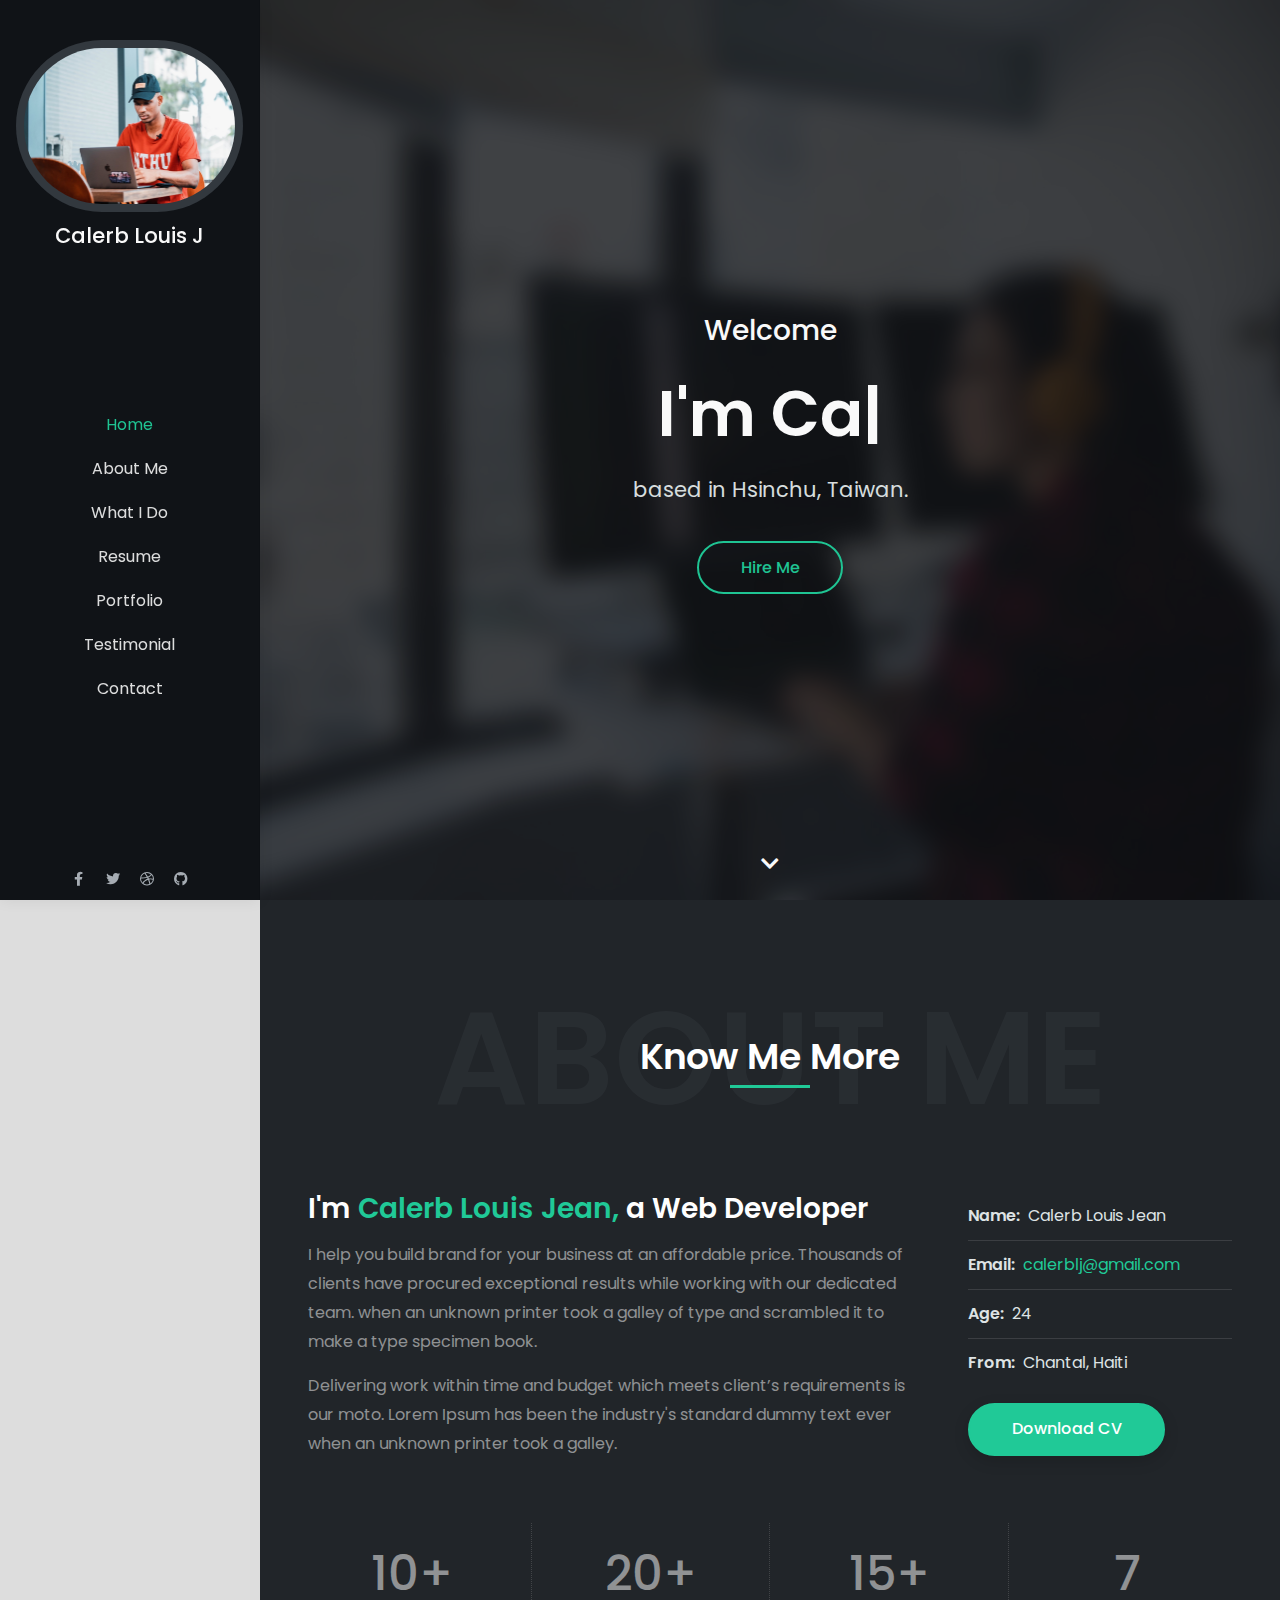
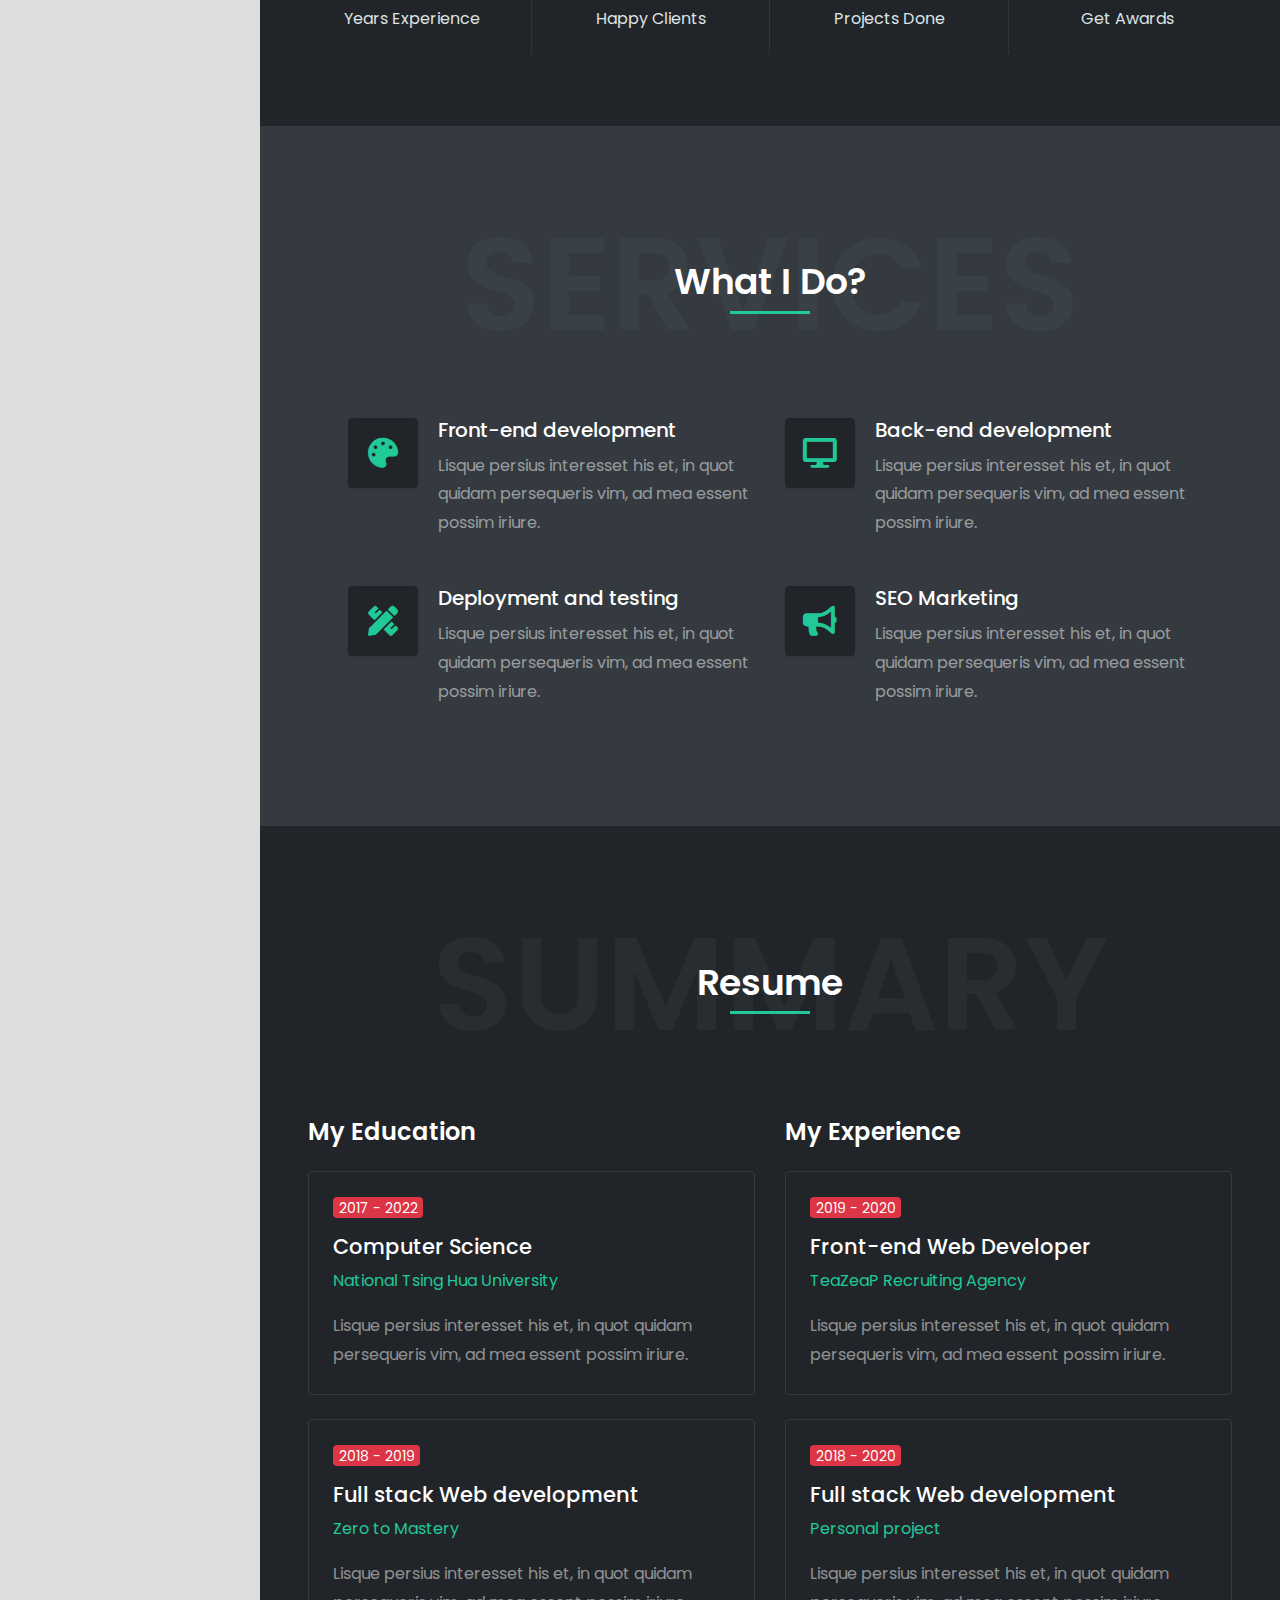
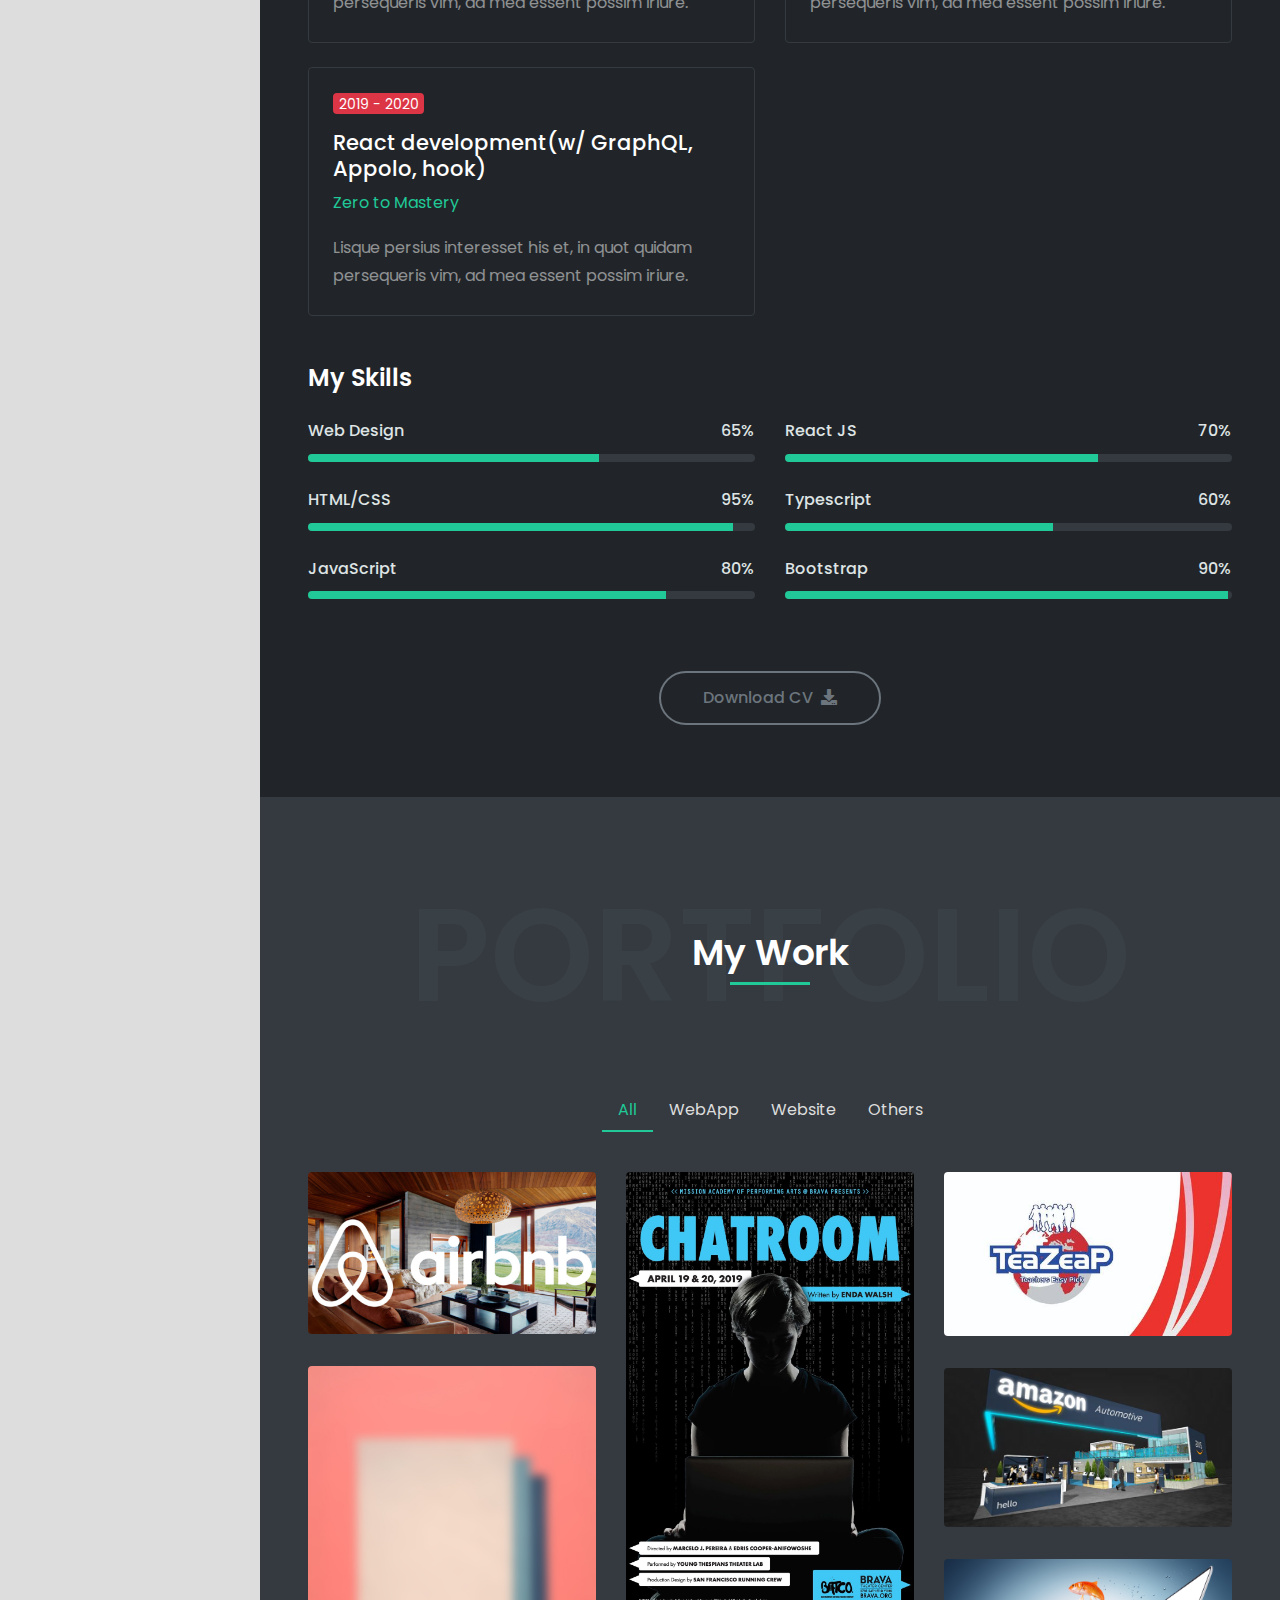
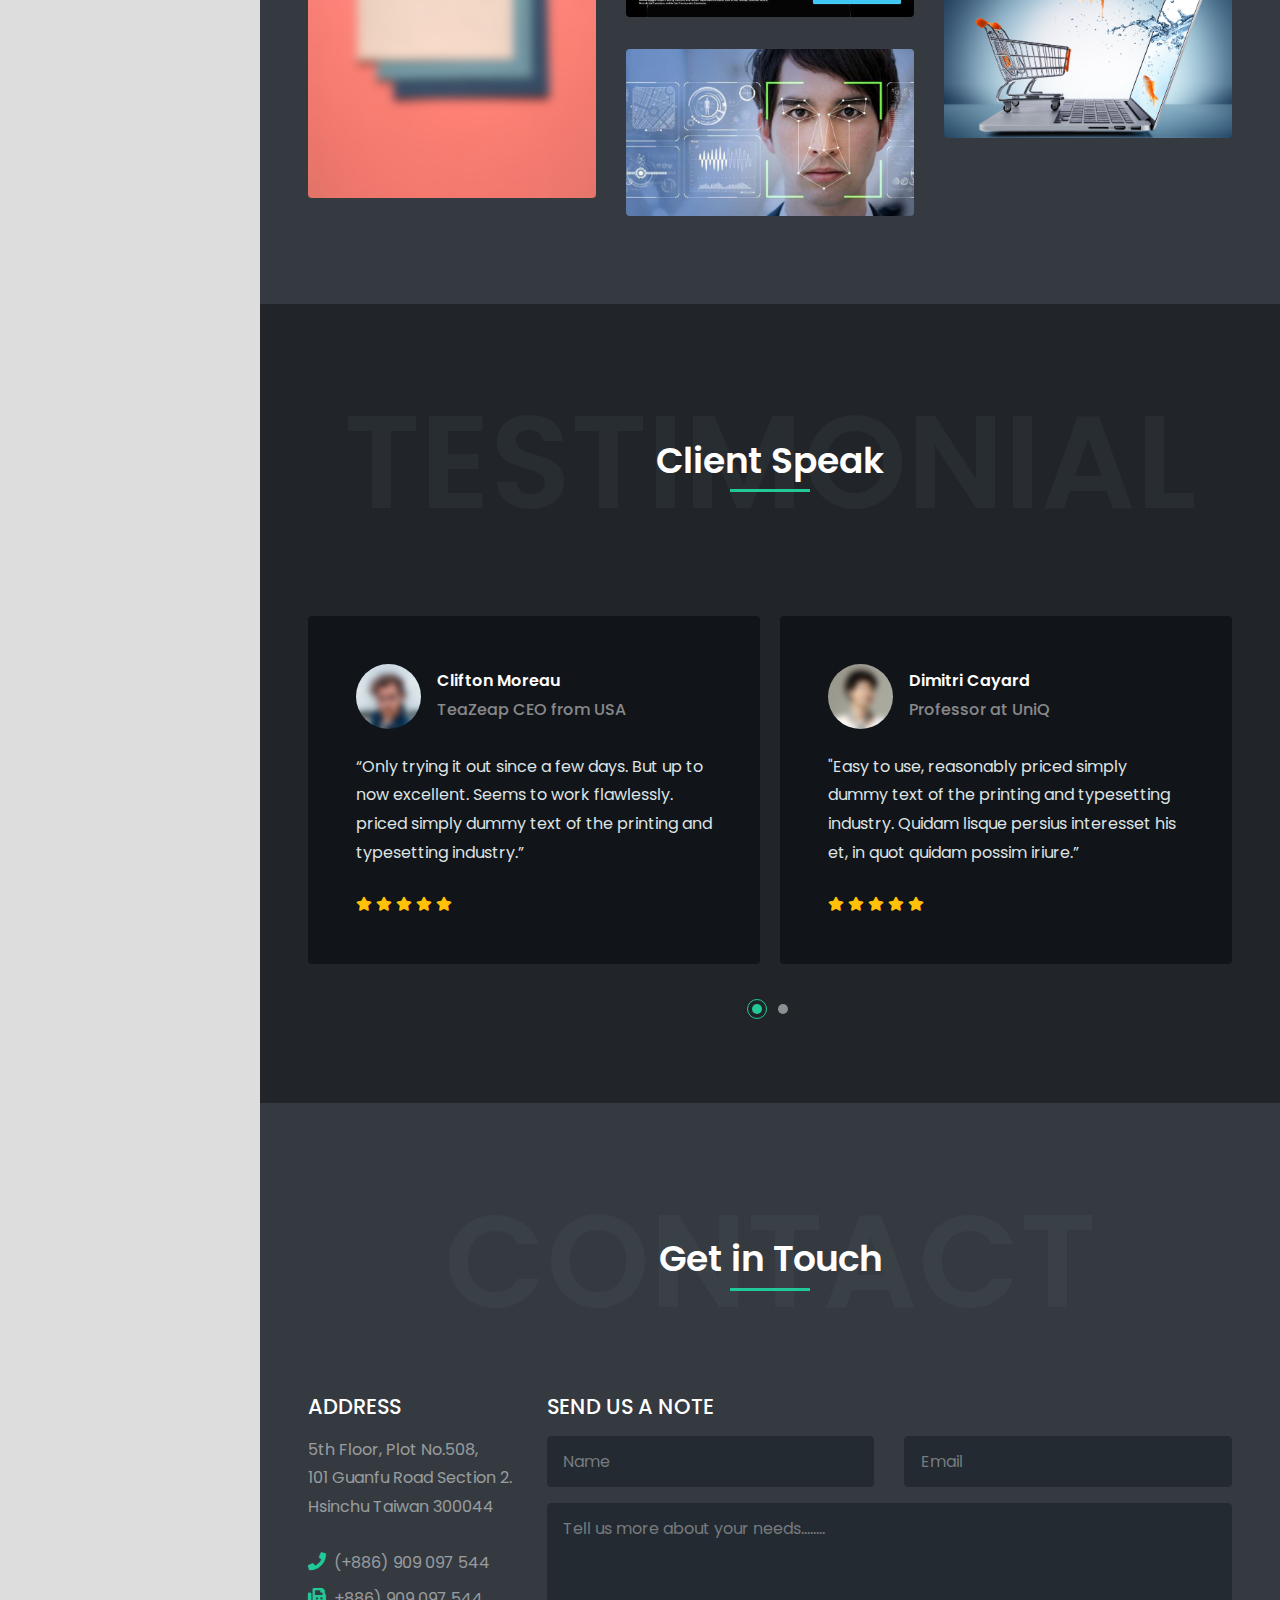
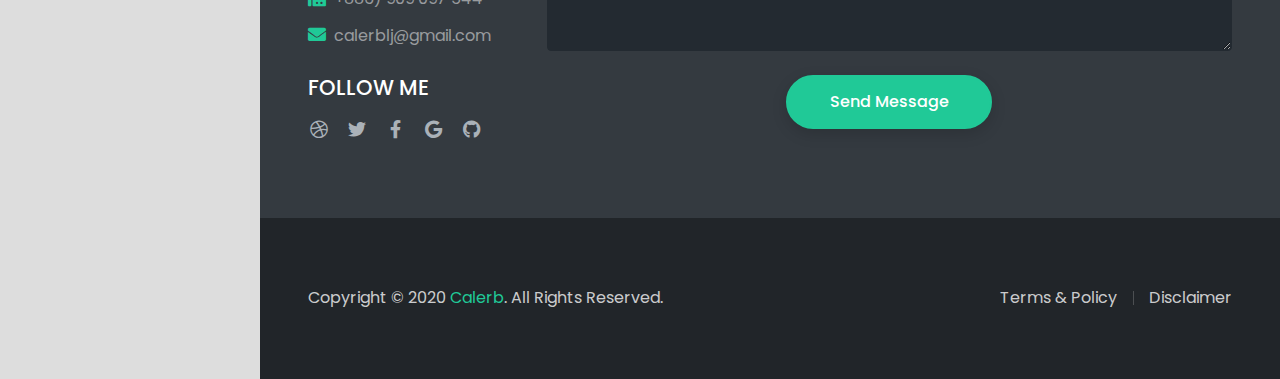
<file: HTML/index-dark.html>
<!DOCTYPE html>
<html lang="en">
<head>
<meta charset="UTF-8" />
<meta http-equiv="X-UA-Compatible" content="IE=edge">
<meta name="viewport" content="width=device-width, initial-scale=1, minimum-scale=1.0, shrink-to-fit=no">
<link href="images/favicon.png" rel="icon" />
<title>Calerb - Personal Portfolio Template</title>
<meta name="description" content="Simone is responsive bootstrap 4 one page personal portfolio html template.">
<meta name="author" content="harnishdesign.net">

<!-- Web Fonts -->
<link rel='stylesheet' href='https://fonts.googleapis.com/css?family=Poppins:100,200,300,400,500,600,700,800,900' type='text/css'>

<!-- Stylesheet
============================== -->
<!-- Bootstrap -->
<link rel="stylesheet" type="text/css" href="vendor/bootstrap/css/bootstrap.min.css" />
<!-- Font Awesome Icon -->
<link rel="stylesheet" type="text/css" href="vendor/font-awesome/css/all.min.css" />
<!-- Owl Carousel -->
<link rel="stylesheet" type="text/css" href="vendor/owl.carousel/assets/owl.carousel.min.css" />
<!-- Magnific Popup -->
<link rel="stylesheet" type="text/css" href="vendor/magnific-popup/magnific-popup.min.css" />
<!-- Custom Stylesheet -->
<link rel="stylesheet" type="text/css" href="css/stylesheet.css" />
</head>

<body class="side-header" data-spy="scroll" data-target=".navbar" data-offset="1">

<!-- Preloader -->
<div class="preloader preloader-dark">
  <div class="lds-ellipsis">
    <div></div>
    <div></div>
    <div></div>
    <div></div>
  </div>
</div>
<!-- Preloader End --> 

<!-- Document Wrapper   
=============================== -->
<div id="main-wrapper"> 
  <!-- Header
  ============================ -->
  <header id="header" class="sticky-top"> 
    <!-- Navbar -->
    <nav class="primary-menu navbar navbar-expand-lg bg-dark navbar-text-light border-bottom-0">
      <div class="container-fluid position-relative h-100 flex-lg-column pl-3 px-lg-3 pt-lg-3 pb-lg-2"> 
        
        <!-- Logo --> 
        <a href="index.html" class="mb-lg-auto mt-lg-4">
			<span class="bg-dark-2 rounded-pill p-2 mb-lg-1 d-none d-lg-inline-block">
				<img class="img-fluid rounded-pill d-block" src="images/calerb.jpg" title="I'm Calerb" alt="">
			</span>
			<h1 class="text-5 text-white text-center mb-0 d-lg-block">Calerb Louis J</h1>
        </a> 
        <!-- Logo End -->
        
        <div id="header-nav" class="collapse navbar-collapse w-100 my-lg-auto">
          <ul class="navbar-nav text-lg-center my-lg-auto py-lg-3">
            <li class="nav-item"><a class="nav-link smooth-scroll active" href="#home">Home</a></li>
            <li class="nav-item"><a class="nav-link smooth-scroll" 	href="#about">About Me</a></li>
            <li class="nav-item"><a class="nav-link smooth-scroll" href="#services">What I Do</a></li>
            <li class="nav-item"><a class="nav-link smooth-scroll" href="#resume">Resume</a></li>
            <li class="nav-item"><a class="nav-link smooth-scroll" href="#portfolio">Portfolio</a></li>
            <li class="nav-item"><a class="nav-link smooth-scroll" href="#testimonial">Testimonial</a></li>
            <li class="nav-item"><a class="nav-link smooth-scroll" href="#contact">Contact</a></li>
          </ul>
        </div>
        <ul class="social-icons social-icons-muted social-icons-sm mt-lg-auto ml-auto ml-lg-0 mb-n1 d-flex">
          <li class="social-icons-facebook"><a data-toggle="tooltip" href="https://www.facebook.com/calerb.louisjean" target="_blank" title="" data-original-title="Facebook"><i class="fab fa-facebook-f"></i></a></li>
          <li class="social-icons-twitter"><a data-toggle="tooltip" href="http://www.twitter.com/" target="_blank" title="" data-original-title="Twitter"><i class="fab fa-twitter"></i></a></li>
          <li class="social-icons-dribbble"><a data-toggle="tooltip" href="http://www.dribbble.com/" target="_blank" title="" data-original-title="Dribbble"><i class="fab fa-dribbble"></i></a></li>
          <li class="social-icons-github"><a data-toggle="tooltip" href="https://github.com/Calerbucci" target="_blank" title="" data-original-title="GitHub"><i class="fab fa-github"></i></a></li>
        </ul>
        <button class="navbar-toggler" type="button" data-toggle="collapse" data-target="#header-nav"><span></span><span></span><span></span></button>
      </div>
    </nav>
    <!-- Navbar End --> 
  </header>
  <!-- Header End --> 
  
  <!-- Content
  ============================================= -->
  <div id="content" role="main"> 
    
    <!-- Intro
    ============================================= -->
    <section id="home">
      <div class="hero-wrap">
        <div class="hero-mask opacity-8 bg-dark"></div>
        <div class="hero-bg parallax" style="background-image:url('images/intro-bg.jpg');"></div>
        <div class="hero-content section d-flex fullscreen">
          <div class="container my-auto">
            <div class="row">
              <div class="col-12 text-center">
                <div class="typed-strings">
                  <p>I'm Calerb</p>
                  <p>I'm a Web Developer</p>
                  <p>I use React for UI</p>
                </div>
                <p class="text-7 font-weight-500 text-white mb-2 mb-md-3">Welcome</p>
                <h2 class="text-16 font-weight-600 text-white mb-2 mb-md-3"><span class="typed"></span></h2>
                <p class="text-5 text-light mb-4">based in Hsinchu, Taiwan.</p>
				<a href="#contact" class="btn btn-outline-primary rounded-pill shadow-none smooth-scroll mt-2">Hire Me</a>
              </div>
            </div>
          </div>
          <a href="#about" class="scroll-down-arrow text-white smooth-scroll"><span class="animated"><i class="fa fa-chevron-down"></i></span></a> </div>
      </div>
    </section>
    <!-- Intro end --> 
    
    <!-- About
    ============================================= -->
    <section id="about" class="section bg-dark-1">
      <div class="container px-lg-5"> 
        <!-- Heading -->
        <div class="position-relative d-flex text-center mb-5">
          <h2 class="text-24 text-muted opacity-1 text-uppercase font-weight-600 w-100 mb-0">About Me</h2>
          <p class="text-9 text-white font-weight-600 position-absolute w-100 align-self-center line-height-4 mb-0">Know Me More<span class="heading-separator-line border-bottom border-3 border-primary position-abolute d-block mx-auto"></span> </p>
        </div>
        <!-- Heading end-->
        
        <div class="row">
          <div class="col-lg-8 text-center text-lg-left">
            <h2 class="text-7 text-white font-weight-600 mb-3">I'm <span class="text-primary">Calerb Louis Jean,</span> a Web Developer</h2>
            <p class="text-white-50">I help you build brand for your business at an affordable price. Thousands of clients have procured exceptional results while working with our dedicated team. when an unknown printer took a galley of type and scrambled it to make a type specimen book.</p>
            <p class="text-white-50">Delivering work within time and budget which meets client’s requirements is our moto. Lorem Ipsum has been the industry's standard dummy text ever when an unknown printer took a galley.</p>
          </div>
          <div class="col-lg-4 mt-5 mt-lg-0">
            <div class="pl-4">
              <ul class="list-style-2 list-style-light text-light">
                <li><span class="font-weight-600 mr-2">Name:</span>Calerb Louis Jean</li>
                <li><span class="font-weight-600 mr-2">Email:</span><a href="mailto:calerblj@gmail.com">calerblj@gmail.com</a></li>
                <li><span class="font-weight-600 mr-2">Age:</span>24</li>
                <li class="border-0"><span class="font-weight-600 mr-2">From:</span>Chantal, Haiti</li>
              </ul>
              <a href="#" class="btn btn-primary rounded-pill smooth-scroll">Download CV</a> </div>
          </div>
        </div>
        <div class="brands-grid separator-border separator-border-light mt-5">
          <div class="row">
            <div class="col-6 col-md-3">
              <div class="featured-box text-center">
                <h4 class="text-12 text-white-50 mb-0"><span class="counter" data-from="0" data-to="2">10</span>+</h4>
                <p class="text-light mb-0">Years Experience</p>
              </div>
            </div>
            <div class="col-6 col-md-3">
              <div class="featured-box text-center">
                <h4 class="text-12 text-white-50 mb-0"><span class="counter" data-from="0" data-to="20">20</span>+</h4>
                <p class="text-light mb-0">Happy Clients</p>
              </div>
            </div>
            <div class="col-6 col-md-3">
              <div class="featured-box text-center">
                <h4 class="text-12 text-white-50 mb-0"><span class="counter" data-from="0" data-to="15">15</span>+</h4>
                <p class="text-light mb-0">Projects Done</p>
              </div>
            </div>
            <div class="col-6 col-md-3">
              <div class="featured-box text-center">
                <h4 class="text-12 text-white-50 mb-0"><span class="counter" data-from="0" data-to="7">7</span></h4>
                <p class="text-light mb-0">Get Awards</p>
              </div>
            </div>
          </div>
        </div>
      </div>
    </section>
    <!-- About end --> 
    
    <!-- Services
    ============================================= -->
    <section id="services" class="section bg-dark-2">
      <div class="container px-lg-5"> 
        <!-- Heading -->
        <div class="position-relative d-flex text-center mb-5">
          <h2 class="text-24 text-muted opacity-1 text-uppercase font-weight-600 w-100 mb-0">Services</h2>
          <p class="text-9 text-white font-weight-600 position-absolute w-100 align-self-center line-height-4 mb-0">What I Do?<span class="heading-separator-line border-bottom border-3 border-primary position-abolute d-block mx-auto"></span> </p>
        </div>
        <!-- Heading end-->
        
        <div class="row">
          <div class="col-lg-11 mx-auto">
            <div class="row">
              <div class="col-md-6">
                <div class="featured-box style-3 mb-5">
                  <div class="featured-box-icon text-primary bg-dark-1 shadow-sm rounded"> <i class="fas fa-palette"></i> </div>
                  <h3 class="text-white">Front-end development</h3>
                  <p class="text-white-50 mb-0">Lisque persius interesset his et, in quot quidam persequeris vim, ad mea essent possim iriure.</p>
                </div>
              </div>
              <div class="col-md-6">
                <div class="featured-box style-3 mb-5">
                  <div class="featured-box-icon text-primary bg-dark-1 shadow-sm rounded"> <i class="fas fa-desktop"></i></div>
                  <h3 class="text-white">Back-end development</h3>
                  <p class="text-white-50 mb-0">Lisque persius interesset his et, in quot quidam persequeris vim, ad mea essent possim iriure.</p>
                </div>
              </div>
              <div class="col-md-6">
                <div class="featured-box style-3 mb-5">
                  <div class="featured-box-icon text-primary bg-dark-1 shadow-sm rounded"> <i class="fas fa-pencil-ruler"></i> </div>
                  <h3 class="text-white">Deployment and testing</h3>
                  <p class="text-white-50 mb-0">Lisque persius interesset his et, in quot quidam persequeris vim, ad mea essent possim iriure.</p>
                </div>
              </div>
              <div class="col-md-6">
                <div class="featured-box style-3 mb-0">
                  <div class="featured-box-icon text-primary bg-dark-1 shadow-sm rounded"> <i class="fas fa-bullhorn"></i> </div>
                  <h3 class="text-white">SEO Marketing</h3>
                  <p class="text-white-50 mb-0">Lisque persius interesset his et, in quot quidam persequeris vim, ad mea essent possim iriure.</p>
                </div>
              </div>
            </div>
          </div>
        </div>
      </div>
    </section>
    <!-- Services end --> 
    
    <!-- Resume
    ============================================= -->
    <section id="resume" class="section bg-dark-1">
      <div class="container px-lg-5"> 
        <!-- Heading -->
        <div class="position-relative d-flex text-center mb-5">
          <h2 class="text-24 text-muted opacity-1 text-uppercase font-weight-600 w-100 mb-0">Summary</h2>
          <p class="text-9 text-white font-weight-600 position-absolute w-100 align-self-center line-height-4 mb-0">Resume<span class="heading-separator-line border-bottom border-3 border-primary position-abolute d-block mx-auto"></span> </p>
        </div>
        <!-- Heading end-->
        
        <div class="row"> 
          <!-- My Education -->
          <div class="col-md-6">
            <h2 class="text-6 text-white font-weight-600 mb-4">My Education</h2>
            <div class="border border-dark rounded p-4 mb-4">
              <p class="badge badge-danger text-2 font-weight-400">2017 - 2022</p>
              <h3 class="text-5 text-white">Computer Science</h3>
              <p class="text-primary">National Tsing Hua University</p>
              <p class="text-white-50 mb-0">Lisque persius interesset his et, in quot quidam persequeris vim, ad mea essent possim iriure.</p>
            </div>
            <div class="border border-dark rounded p-4 mb-4">
              <p class="badge badge-danger text-2 font-weight-400">2018 - 2019</p>
              <h3 class="text-5 text-white">Full stack Web development</h3>
              <p class="text-primary">Zero to Mastery</p>
              <p class="text-white-50 mb-0">Lisque persius interesset his et, in quot quidam persequeris vim, ad mea essent possim iriure.</p>
            </div>
            <div class="border border-dark rounded p-4 mb-4">
              <p class="badge badge-danger text-2 font-weight-400">2019 - 2020</p>
              <h3 class="text-5 text-white">React development(w/ GraphQL, Appolo, hook)</h3>
              <p class="text-primary">Zero to Mastery</p>
              <p class="text-white-50 mb-0">Lisque persius interesset his et, in quot quidam persequeris vim, ad mea essent possim iriure.</p>
            </div>
          </div>
          
          <!-- My Experience -->
          <div class="col-md-6">
            <h2 class="text-6 text-white font-weight-600 mb-4">My Experience</h2>
            <div class="border border-dark rounded p-4 mb-4">
              <p class="badge badge-danger text-2 font-weight-400">2019 - 2020</p>
              <h3 class="text-5 text-white">Front-end Web Developer</h3>
              <p class="text-primary">TeaZeaP Recruiting Agency</p>
              <p class="text-white-50 mb-0">Lisque persius interesset his et, in quot quidam persequeris vim, ad mea essent possim iriure.</p>
            </div>
             <div class="border border-dark rounded p-4 mb-4">
              <p class="badge badge-danger text-2 font-weight-400">2018 - 2020</p>
              <h3 class="text-5 text-white">Full stack Web development</h3>
              <p class="text-primary">Personal project</p>
              <p class="text-white-50 mb-0">Lisque persius interesset his et, in quot quidam persequeris vim, ad mea essent possim iriure.</p>
            </div>
          </div>
        </div>
        <!-- My Skills -->
		<h2 class="text-6 text-white font-weight-600 mt-4 mb-4">My Skills</h2>
        <div class="row">
          <div class="col-md-6">
            <p class="text-light font-weight-500 text-left mb-2">Web Design <span class="float-right">65%</span></p>
            <div class="progress progress-sm bg-dark-2 mb-4">
              <div class="progress-bar" role="progressbar" style="width: 65%" aria-valuenow="65" aria-valuemin="0" aria-valuemax="100"></div>
            </div>
            <p class="text-light font-weight-500 text-left mb-2">HTML/CSS <span class="float-right">95%</span></p>
            <div class="progress progress-sm bg-dark-2 mb-4">
              <div class="progress-bar" role="progressbar" style="width: 95%" aria-valuenow="95" aria-valuemin="0" aria-valuemax="100"></div>
            </div>
            <p class="text-light font-weight-500 text-left mb-2">JavaScript <span class="float-right">80%</span></p>
            <div class="progress progress-sm bg-dark-2 mb-4">
              <div class="progress-bar" role="progressbar" style="width: 80%" aria-valuenow="80" aria-valuemin="0" aria-valuemax="100"></div>
            </div>
          </div>
          <div class="col-md-6">
            <p class="text-light font-weight-500 text-left mb-2">React JS <span class="float-right">70%</span></p>
            <div class="progress progress-sm bg-dark-2 mb-4">
              <div class="progress-bar" role="progressbar" style="width: 70%" aria-valuenow="70" aria-valuemin="0" aria-valuemax="100"></div>
            </div>
            <p class="text-light font-weight-500 text-left mb-2">Typescript <span class="float-right">60%</span></p>
            <div class="progress progress-sm bg-dark-2 mb-4">
              <div class="progress-bar" role="progressbar" style="width: 60%" aria-valuenow="60" aria-valuemin="0" aria-valuemax="100"></div>
            </div>
            <p class="text-light font-weight-500 text-left mb-2">Bootstrap <span class="float-right">90%</span></p>
            <div class="progress progress-sm bg-dark-2 mb-4">
              <div class="progress-bar" role="progressbar" style="width: 99%" aria-valuenow="99" aria-valuemin="0" aria-valuemax="100"></div>
            </div>
          </div>
        </div>
        <div class="text-center mt-5"><a href="#" class="btn btn-outline-secondary rounded-pill shadow-none">Download CV <span class="ml-1"><i class="fas fa-download"></i></span></a></div>
      </div>
    </section>
    <!-- Resume end --> 
    
    <!-- Portfolio
    ============================================= -->
    <section id="portfolio" class="section bg-dark-2">
      <div class="container px-lg-5"> 
        <!-- Heading -->
        <div class="position-relative d-flex text-center mb-5">
          <h2 class="text-24 text-muted opacity-1 text-uppercase font-weight-600 w-100 mb-0">Portfolio</h2>
          <p class="text-9 text-white font-weight-600 position-absolute w-100 align-self-center line-height-4 mb-0">My Work<span class="heading-separator-line border-bottom border-3 border-primary position-abolute d-block mx-auto"></span> </p>
        </div>
        <!-- Heading end--> 
        
        <!-- Filter Menu -->
        <ul class="portfolio-menu nav nav-tabs nav-light justify-content-center border-bottom-0 mb-4">
          <li class="nav-item"> <a data-filter="*" class="nav-link active" href="">All</a></li>
          <li class="nav-item"> <a data-filter=".design" href="" class="nav-link">WebApp</a></li>
          <li class="nav-item"> <a data-filter=".brand" href="" class="nav-link">Website</a></li>
          <li class="nav-item"> <a data-filter=".photos" href="" class="nav-link">Others</a></li>
        </ul>
        <!-- Filter Menu end -->
        <div class="portfolio popup-ajax-gallery">
          <div class="row portfolio-filter">
            <div class="col-sm-6 col-lg-4 brand">
              <div class="portfolio-box rounded my-3">
                <div class="portfolio-img rounded"> <img class="img-fluid d-block" src="images/projects/airbnb-clone.jpg" alt="">
                  <div class="portfolio-overlay"> <a class="stretched-link" href="https://airbnb-clone-b84b3.web.app/"></a>
                    <div class="portfolio-overlay-details">
                      <h5 class="text-white font-weight-400">Airbnb Clone</h5>
                      <span class="text-light">Website </span></div>
                  </div>
                </div>
              </div>
            </div>
            <div class="col-sm-6 col-lg-4 design">
              <div class="portfolio-box rounded my-3">
                <div class="portfolio-img rounded"> <img class="img-fluid d-block" src="images/projects/chatrrom.jpg" alt="">
                  <div class="portfolio-overlay"> <a class="stretched-link" href="https://midtermproject-57010.web.app/"></a>
                    <div class="portfolio-overlay-details">
                      <h5 class="text-white font-weight-400">Chatroom</h5>
                      <span class="text-light">Web App</span> </div>
                  </div>
                </div>
              </div>
            </div>
            <div class="col-sm-6 col-lg-4 artwork brand">
              <div class="portfolio-box rounded my-3">
                <div class="portfolio-img rounded"> <img class="img-fluid d-block" src="images/projects/teazeap.jpg" alt="">
                  <div class="portfolio-overlay"> <a class="stretched-link" href="https://www.teazeap.com"></a>
                    <div class="portfolio-overlay-details">
                      <h5 class="text-white font-weight-400">TeaZeaP</h5>
                      <span class="text-light">Website</span> </div>
                  </div>
                </div>
              </div>
            </div>
            <div class="col-sm-6 col-lg-4 artwork photos">
              <div class="portfolio-box rounded my-3">
                <div class="portfolio-img rounded"> <img class="img-fluid d-block" src="images/projects/project-4.jpg" alt="">
                  <div class="portfolio-overlay"> <a class="stretched-link" href="ajax/portfolio-ajax-project-dark-4.html"></a>
                    <div class="portfolio-overlay-details">
                      <h5 class="text-white font-weight-400">Project Title</h5>
                      <span class="text-light">Category</span> </div>
                  </div>
                </div>
              </div>
            </div>
            <div class="col-sm-6 col-lg-4 design">
              <div class="portfolio-box rounded my-3">
                <div class="portfolio-img rounded"> <img class="img-fluid d-block" src="images/projects/amazone.png" alt="">
                  <div class="portfolio-overlay"> <a class="stretched-link" href="ajax/portfolio-ajax-project-dark-5.html"></a>
                    <div class="portfolio-overlay-details">
                      <h5 class="text-white font-weight-400">Amazon Clone</h5>
                      <span class="text-light">Web App</span> </div>
                  </div>
                </div>
              </div>
            </div>
            <div class="col-sm-6 col-lg-4 brand">
              <div class="portfolio-box rounded my-3">
                <div class="portfolio-img rounded"> <img class="img-fluid d-block" src="images/projects/ecommerce.jpg" alt="">
                  <div class="portfolio-overlay"> <a class="stretched-link" href="ajax/portfolio-ajax-project-dark-6.html"></a>
                    <div class="portfolio-overlay-details">
                      <h5 class="text-white font-weight-400">E-commerce</h5>
                      <span class="text-light">Website</span> </div>
                  </div>
                </div>
              </div>
            </div>
            <div class="col-sm-6 col-lg-4 design">
              <div class="portfolio-box rounded my-3">
                <div class="portfolio-img rounded"> <img class="img-fluid d-block" src="images/projects/face.jpg" alt="">
                  <div class="portfolio-overlay"> <a class="popup-ajax stretched-link" href="ajax/portfolio-ajax-project-dark-7.html"></a>
                    <div class="portfolio-overlay-details">
                      <h5 class="text-white font-weight-400">Face detection</h5>
                      <span class="text-light">Web App</span> </div>
                  </div>
                </div>
              </div>
            </div>
          </div>
        </div>
      </div>
    </section>
    <!-- Portfolio end --> 
    
    <!-- Testimonial
    ============================================= -->
    <section id="testimonial" class="section bg-dark-1">
      <div class="container px-lg-5"> 
        <!-- Heading -->
        <div class="position-relative d-flex text-center mb-5">
          <h2 class="text-24 text-muted opacity-1 text-uppercase font-weight-600 w-100 mb-0">Testimonial</h2>
          <p class="text-9 text-white font-weight-600 position-absolute w-100 align-self-center line-height-4 mb-0">Client Speak<span class="heading-separator-line border-bottom border-3 border-primary position-abolute d-block mx-auto"></span> </p>
        </div>
        <!-- Heading end-->
        
        <div class="owl-carousel owl-light owl-theme" data-loop="true" data-nav="false" data-autoplay="false"  data-margin="20" data-stagepadding="0" data-slideby="1" data-items-xs="1" data-items-sm="1" data-items-md="1" data-items-lg="2">
          <div class="item">
            <div class="bg-dark rounded p-5">
              <div class="d-flex align-items-center mt-auto mb-4"> <img class="img-fluid rounded-circle d-inline-block w-auto" src="images/testimonial/client-sm-3.jpg" alt="">
                <p class="ml-3 mb-0"><strong class="d-block text-white font-weight-600">Clifton Moreau</strong> <span class="text-white-50 font-weight-500">TeaZeap CEO from USA</span></p>
              </div>
              <p class="text-light mb-4">“Only trying it out since a few days. But up to now excellent. Seems to work flawlessly. priced simply dummy text of the printing and typesetting industry.”</p>
              <span class="text-2"> <i class="fas fa-star text-warning"></i> <i class="fas fa-star text-warning"></i> <i class="fas fa-star text-warning"></i> <i class="fas fa-star text-warning"></i> <i class="fas fa-star text-warning"></i> </span> </div>
          </div>
          <div class="item">
            <div class="bg-dark rounded p-5">
              <div class="d-flex align-items-center mt-auto mb-4"> <img class="img-fluid rounded-circle d-inline-block w-auto" src="images/testimonial/client-sm-1.jpg" alt="">
                <p class="ml-3 mb-0"><strong class="d-block text-white font-weight-600">Dimitri Cayard</strong> <span class="text-white-50 font-weight-500">Professor at UniQ</span></p>
              </div>
              <p class="text-light mb-4">"Easy to use, reasonably priced simply dummy text of the printing and typesetting industry. Quidam lisque persius interesset his et, in quot quidam possim iriure.”</p>
              <span class="text-2"> <i class="fas fa-star text-warning"></i> <i class="fas fa-star text-warning"></i> <i class="fas fa-star text-warning"></i> <i class="fas fa-star text-warning"></i> <i class="fas fa-star text-warning"></i> </span> </div>
          </div>
          <div class="item">
            <div class="bg-dark rounded p-5">
              <div class="d-flex align-items-center mt-auto mb-4"> <img class="img-fluid rounded-circle d-inline-block w-auto" src="images/testimonial/client-sm-2.jpg" alt="">
                <p class="ml-3 mb-0"><strong class="d-block text-white font-weight-600">Muzi Gondwe</strong> <span class="text-white-50 font-weight-500">Full stack engineer from Taiwan</span></p>
              </div>
              <p class="text-light mb-4">“I am happy Working with printing and typesetting industry. Quidam lisque persius interesset his et, in quot quidam persequeris essent possim iriure.”</p>
              <span class="text-2"> <i class="fas fa-star text-warning"></i> <i class="fas fa-star text-warning"></i> <i class="fas fa-star text-warning"></i> <i class="fas fa-star text-warning"></i> <i class="fas fa-star text-warning"></i> </span> </div>
          </div>
          <div class="item">
            <div class="bg-dark rounded p-5">
              <div class="d-flex align-items-center mt-auto mb-4"> <img class="img-fluid rounded-circle d-inline-block w-auto" src="images/testimonial/client-sm-4.jpg" alt="">
                <p class="ml-3 mb-0"><strong class="d-block text-white font-weight-600">Chris Tom</strong> <span class="text-white-50 font-weight-500">User from UK</span></p>
              </div>
              <p class="text-light mb-4">“I have used them twice now. Good rates, very efficient service and priced simply dummy text of the printing and typesetting industry quidam interesset his et. Excellent.”</p>
              <span class="text-2"> <i class="fas fa-star text-warning"></i> <i class="fas fa-star text-warning"></i> <i class="fas fa-star text-warning"></i> <i class="fas fa-star text-warning"></i> <i class="fas fa-star text-warning"></i> </span> </div>
          </div>
        </div>
      </div>
    </section>
    <!-- Testimonial end --> 
    
    <!-- Contact Me
    ============================================= -->
    <section id="contact" class="section bg-dark-2">
      <div class="container px-lg-5"> 
        <!-- Heading -->
        <div class="position-relative d-flex text-center mb-5">
          <h2 class="text-24 text-muted opacity-1 text-uppercase font-weight-600 w-100 mb-0">Contact</h2>
          <p class="text-9 text-white font-weight-600 position-absolute w-100 align-self-center line-height-4 mb-0">Get in Touch<span class="heading-separator-line border-bottom border-3 border-primary position-abolute d-block mx-auto"></span> </p>
        </div>
        <!-- Heading end-->
        <div class="row">
          <div class="col-md-4 col-xl-3 order-1 order-md-0 text-center text-md-left mt-5 mt-md-0">
            <h2 class="mb-3 text-5 text-white text-uppercase">Address</h2>
            <p class="text-3 text-white-50 mb-4">5th Floor, Plot No.508,<br>
              101 Guanfu Road Section 2.<br>
              Hsinchu Taiwan 300044 </p>
            <p class="text-3 text-white-50 mb-1"><span class="text-primary text-4 mr-2"><i class="fas fa-phone"></i></span>(+886) 909 097 544</p>
            <p class="text-3 text-white-50 mb-1"><span class="text-primary text-4 mr-2"><i class="fas fa-fax"></i></span>+886) 909 097 544</p>
            <p class="text-3 text-white-50 mb-4"><span class="text-primary text-4 mr-2"><i class="fas fa-envelope"></i></span>calerblj@gmail.com</p>
            <h2 class="mb-3 text-5 text-white text-uppercase">Follow Me</h2>
            <ul class="social-icons social-icons-muted ml-md-n2 justify-content-center justify-content-md-start">
              <li class="social-icons-dribbble"><a data-toggle="tooltip" href="http://www.dribbble.com/harnishdesign/" target="_blank" title="" data-original-title="Dribbble"><i class="fab fa-dribbble"></i></a></li>
              <li class="social-icons-twitter"><a data-toggle="tooltip" href="https://twitter.com/harnishdesign/" target="_blank" title="" data-original-title="Twitter"><i class="fab fa-twitter"></i></a></li>
              <li class="social-icons-facebook"><a data-toggle="tooltip" href="https://www.facebook.com/calerb.louisjean" target="_blank" title="" data-original-title="Facebook"><i class="fab fa-facebook-f"></i></a></li>
              <li class="social-icons-google"><a data-toggle="tooltip" href="http://www.google.com/" target="_blank" title="" data-original-title="Google"><i class="fab fa-google"></i></a></li>
              <li class="social-icons-github"><a data-toggle="tooltip" href="https://github.com/Calerbucci" target="_blank" title="" data-original-title="GitHub"><i class="fab fa-github"></i></a></li>
            </ul>
          </div>
          <div class="col-md-8 col-xl-9 order-0 order-md-1">
            <h2 class="mb-3 text-5 text-white text-uppercase text-center text-md-left">Send us a note</h2>
			<form id="contact-form" class="form-dark" action="php/mail.php" method="post">
              <div class="row">
                <div class="col-xl-6">
                  <div class="form-group">
                    <input name="name" type="text" class="form-control" required placeholder="Name">
                  </div>
                </div>
                <div class="col-xl-6">
                  <div class="form-group">
                    <input name="email" type="email" class="form-control" required placeholder="Email">
                  </div>
                </div>
              </div>
              <div class="form-group">
                <textarea name="form-message" class="form-control" rows="5" required placeholder="Tell us more about your needs........"></textarea>
              </div>
              <p class="text-center mt-4 mb-0">
				<button id="submit-btn" class="btn btn-primary rounded-pill d-inline-flex" type="submit">Send Message</button>
              </p>
            </form>
          </div>
        </div>
		
      </div>
    </section>
    <!-- Contact Me end --> 
    
  </div>
  <!-- Content end --> 
  
  <!-- Footer
  ============================================= -->
  <footer id="footer" class="section footer-text-light bg-dark-1">
    <div class="container px-lg-5">
      <div class="row">
        <div class="col-lg-6 text-center text-lg-left">
          <p class="mb-3 mb-lg-0">Copyright © 2020 <a href="#">Calerb</a>. All Rights Reserved.</p>
        </div>
        <div class="col-lg-6">
          <ul class="nav nav-separator nav-separator-light justify-content-center justify-content-lg-end">
            <li class="nav-item"> <a class="nav-link" data-toggle="modal" data-target="#terms-policy" href="#">Terms & Policy</a></li>
            <li class="nav-item"> <a class="nav-link" data-toggle="modal" data-target="#disclaimer" href="#">Disclaimer</a></li>
          </ul>
        </div>
      </div>
    </div>
  </footer>
  <!-- Footer end --> 
  
</div>
<!-- Document Wrapper end --> 

<!-- Back to Top
============================================= --> 
<a id="back-to-top" class="rounded-circle" data-toggle="tooltip" title="Back to Top" href="javascript:void(0)"><i class="fa fa-chevron-up"></i></a> 

<!-- Terms & Policy Modal
================================== -->
<div id="terms-policy" class="modal fade" role="dialog" aria-hidden="true">
  <div class="modal-dialog modal-lg modal-dialog-centered" role="document">
    <div class="modal-content bg-dark-2 text-light">
      <div class="modal-header border-secondary">
        <h5 class="modal-title text-white">Terms & Policy</h5>
        <button type="button" class="close font-weight-400 text-white" data-dismiss="modal" aria-label="Close"> <span aria-hidden="true">&times;</span> </button>
      </div>
      <div class="modal-body p-4">
        <p>Simply dummy text of the printing and typesetting industry. Lorem Ipsum has been the industry's standard dummy text ever since the 1500s, when an unknown printer took a galley of type and scrambled it to make a type specimen book. It has survived not only five centuries, but also the leap into electronic typesetting, remaining essentially unchanged.</p>
        <h3 class="text-white mb-3 mt-4 mt-4">Terms of Use</h3>
        <p>It has survived not only five centuries, but also the leap into electronic typesetting, remaining essentially unchanged. Simply dummy text of the printing and typesetting industry.</p>
        <h5 class="text-white text-4 mt-4">Part I – Information simone collects and controls</h5>
        <p>Lorem Ipsum has been the industry's standard dummy text ever since the 1500s, when an unknown printer took a galley of type and scrambled it to make a type specimen book.</p>
        <h5 class="text-white text-4 mt-4">Part II – Information that simone processes on your behalf</h5>
        <p>Lorem Ipsum has been the industry's standard dummy text ever since the 1500s, when an unknown printer took a galley of type and scrambled it to make a type specimen book.</p>
        <h5 class="text-white text-4 mt-4">Part III – General</h5>
        <p>It has survived not only five centuries, but also the leap into electronic typesetting, remaining essentially unchanged. Lorem Ipsum has been the industry's standard dummy text ever since the 1500s, when an unknown printer took a galley of type and scrambled it to make a type specimen book.</p>
        <h3 class="text-white mb-3 mt-4">Privacy Policy</h3>
        <p>Lorem Ipsum is simply dummy text of the printing and typesetting industry. Lorem Ipsum has been the industry's standard dummy text ever since the 1500s, when an unknown printer took a galley of type and scrambled it to make a type specimen book. </p>
        <ol class="line-height-5">
          <li>Lisque persius interesset his et, in quot quidam persequeris vim, ad mea essent possim iriure.</li>
          <li>Quidam lisque persius interesset his et, Lisque persius interesset his et, in quot quidam persequeris vim, ad mea essent possim iriure.</li>
          <li>In quot quidam persequeris vim, ad mea essent possim iriure. Quidam lisque persius interesset his et.</li>
          <li>Quidam lisque persius interesset his et, Lisque persius interesset his et.</li>
          <li>Interesset his et, Lisque persius interesset his et, in quot quidam persequeris vim, ad mea essent possim iriure.</li>
          <li>Persius interesset his et, Lisque persius interesset his et, in quot quidam persequeris vim, ad mea essent possim iriure.</li>
          <li>Quot quidam persequeris vim Quidam lisque persius interesset his et, Lisque persius interesset his et, in quot quidam persequeris vim, ad mea essent possim iriure.</li>
        </ol>
      </div>
    </div>
  </div>
</div>
<!-- Terms & Policy Modal End --> 

<!-- Disclaimer Modal
================================== -->
<div id="disclaimer" class="modal fade" role="dialog" aria-hidden="true">
  <div class="modal-dialog modal-lg modal-dialog-centered" role="document">
    <div class="modal-content bg-dark-2 text-light">
      <div class="modal-header border-secondary">
        <h5 class="modal-title text-white">Copyright & Disclaimer</h5>
        <button type="button" class="close font-weight-400 text-white" data-dismiss="modal" aria-label="Close"> <span aria-hidden="true">&times;</span> </button>
      </div>
      <div class="modal-body p-4">
        <p>Simply dummy text of the printing and typesetting industry. Lorem Ipsum has been the industry's standard dummy text ever since the 1500s, when an unknown printer took a galley of type and scrambled it to make a type specimen book. </p>
        <ul class="line-height-5">
          <li>Lisque persius interesset his et, in quot quidam persequeris vim, ad mea essent possim iriure.</li>
          <li>Quidam lisque persius interesset his et, Lisque persius interesset his et, in quot quidam persequeris vim, ad mea essent possim iriure.</li>
          <li>In quot quidam persequeris vim, ad mea essent possim iriure. Quidam lisque persius interesset his et.</li>
          <li>Quidam lisque persius interesset his et, Lisque persius interesset his et.</li>
          <li>Interesset his et, Lisque persius interesset his et, in quot quidam persequeris vim, ad mea essent possim iriure.</li>
          <li>Persius interesset his et, Lisque persius interesset his et, in quot quidam persequeris vim, ad mea essent possim iriure.</li>
          <li>Quot quidam persequeris vim Quidam lisque persius interesset his et, Lisque persius interesset his et, in quot quidam persequeris vim, ad mea essent possim iriure.</li>
        </ul>
      </div>
    </div>
  </div>
</div>
<!-- Disclaimer Modal End -->

<!-- JavaScript --> 
<script src="vendor/jquery/jquery.min.js"></script> 
<script src="vendor/bootstrap/js/bootstrap.bundle.min.js"></script> 
<!-- Easing --> 
<script src="vendor/jquery.easing/jquery.easing.min.js"></script> 
<!-- Appear --> 
<script src="vendor/jquery.appear/jquery.appear.min.js"></script> 
<!-- Counter --> 
<script src="vendor/jquery.countTo/jquery.countTo.min.js"></script> 
<!-- Parallax Bg --> 
<script src="vendor/parallaxie/parallaxie.min.js"></script> 
<!-- Typed --> 
<script src="vendor/typed/typed.min.js"></script> 
<!-- Owl Carousel --> 
<script src="vendor/owl.carousel/owl.carousel.min.js"></script> 
<!-- isotope Portfolio Filter --> 
<script src="vendor/isotope/isotope.pkgd.min.js"></script> 
<!-- Magnific Popup --> 
<script src="vendor/magnific-popup/jquery.magnific-popup.min.js"></script> 
<!-- Custom Script --> 
<script src="js/theme.js"></script>
</body>
</html>
</file>
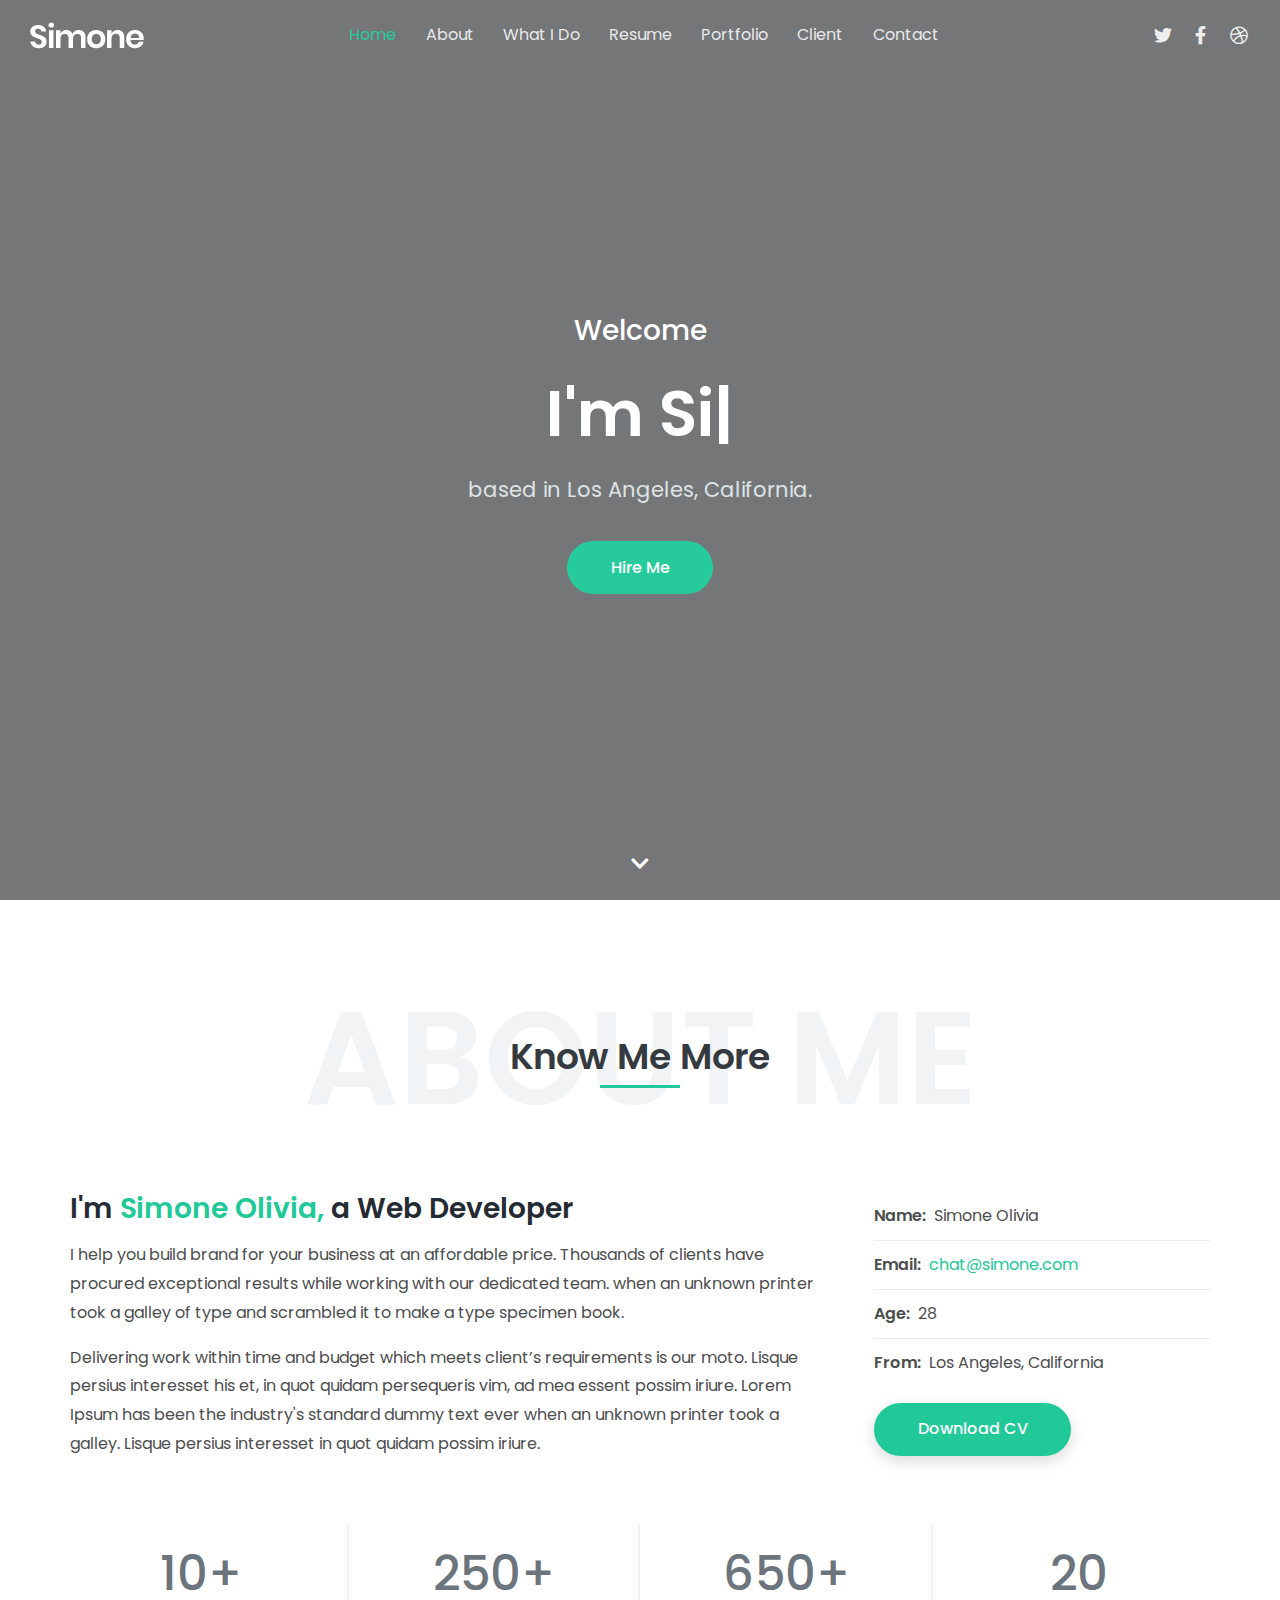
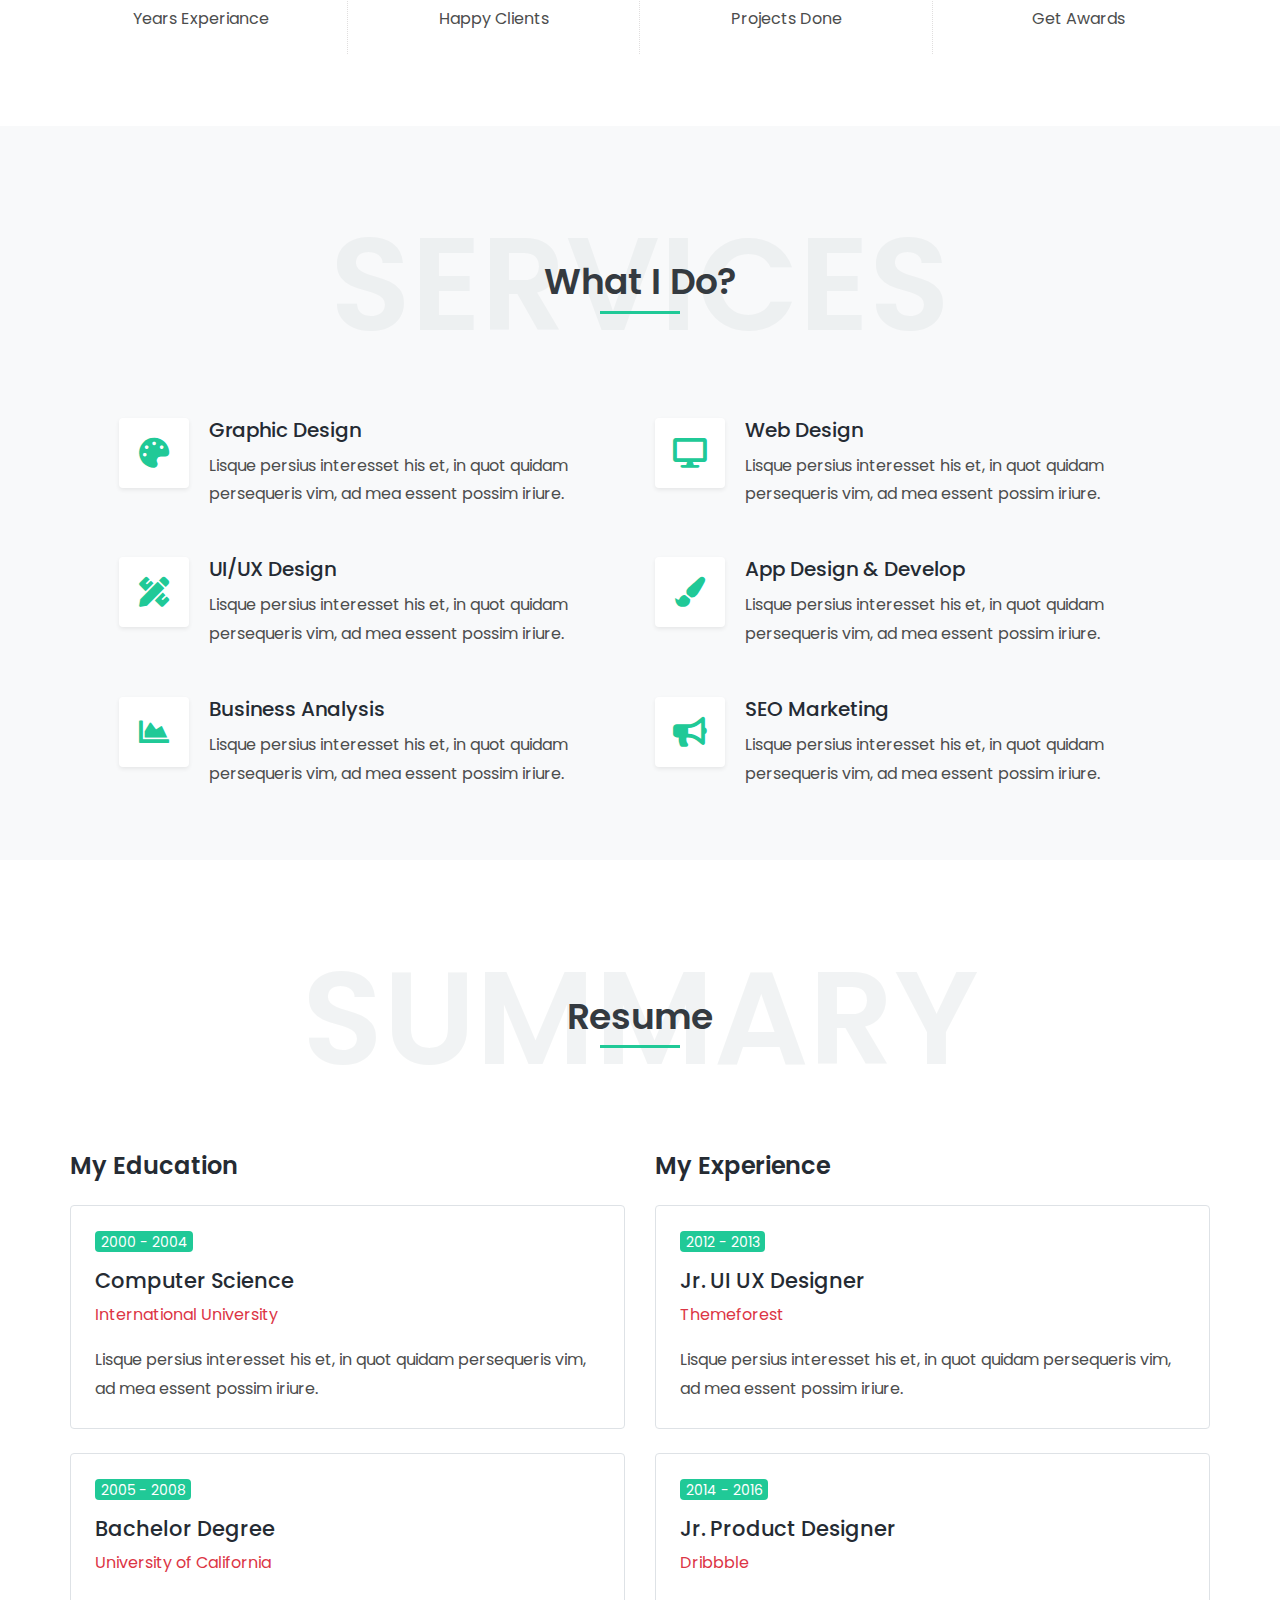
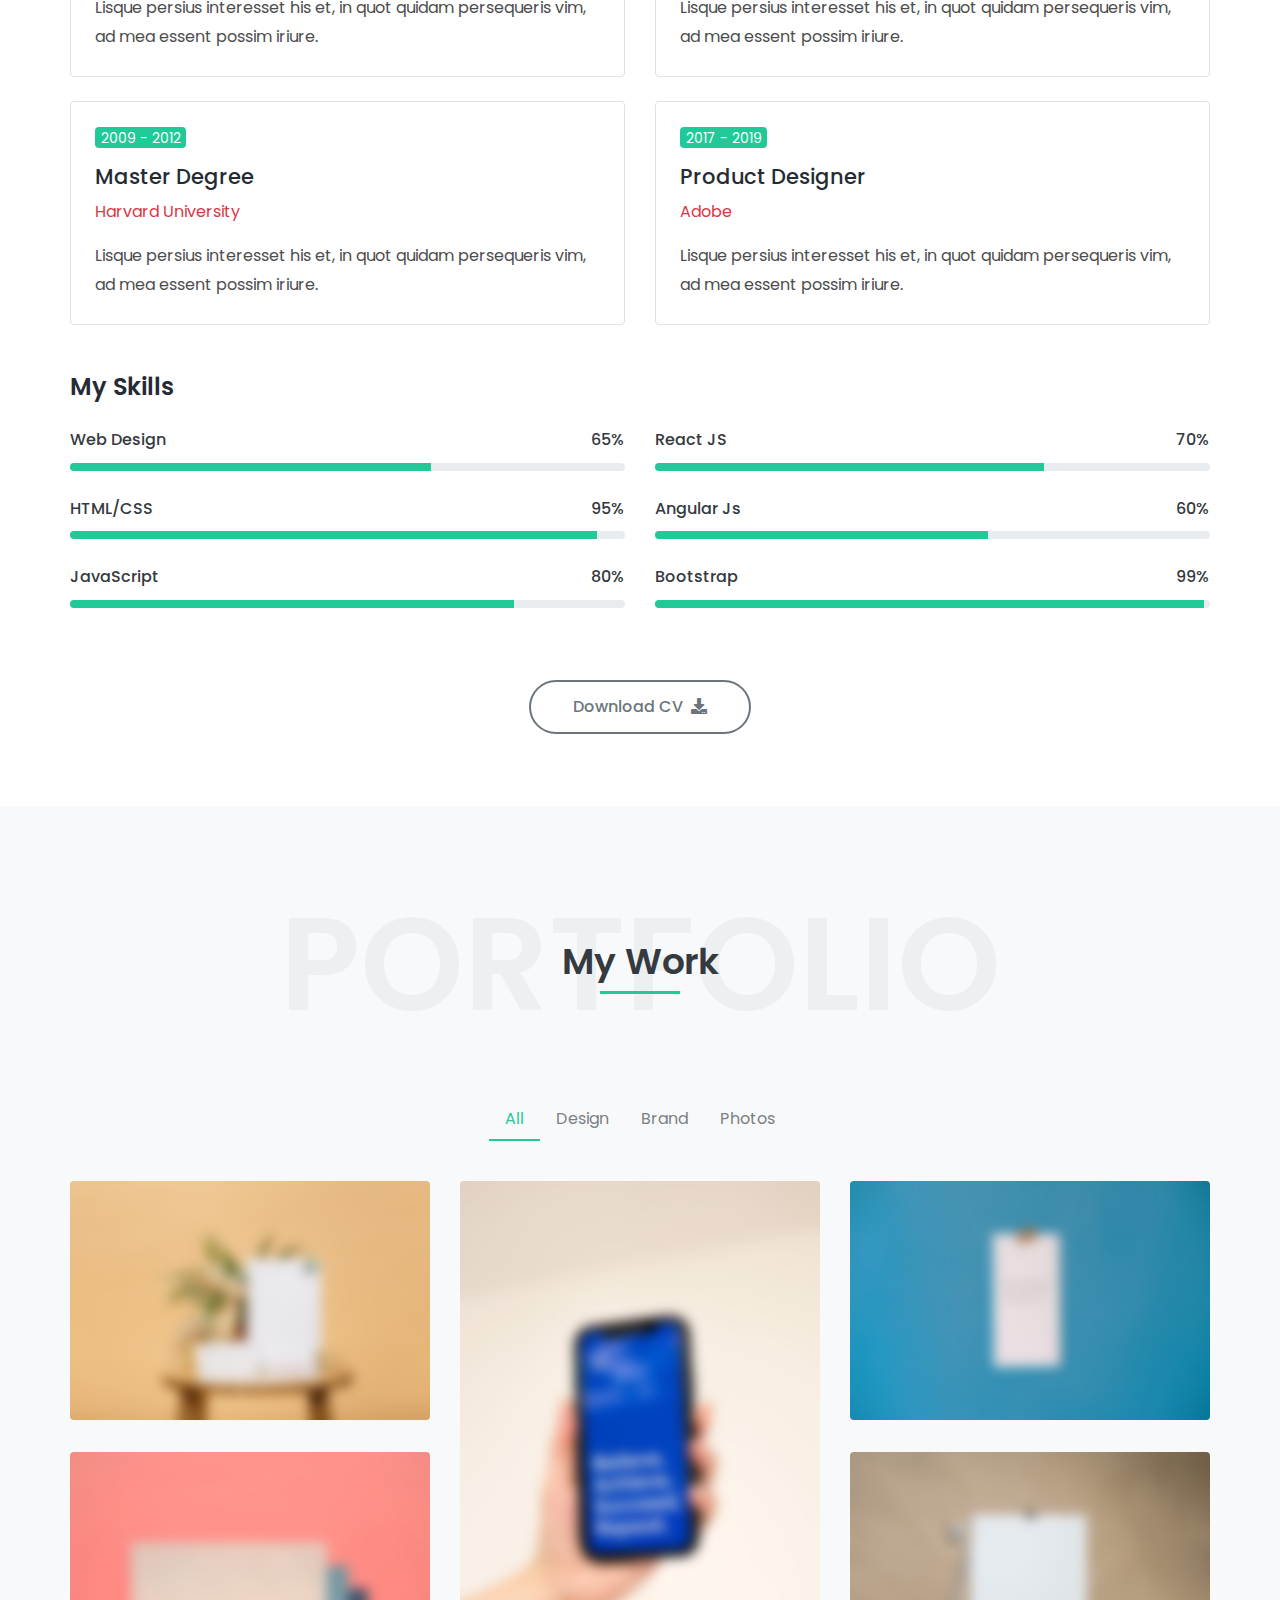
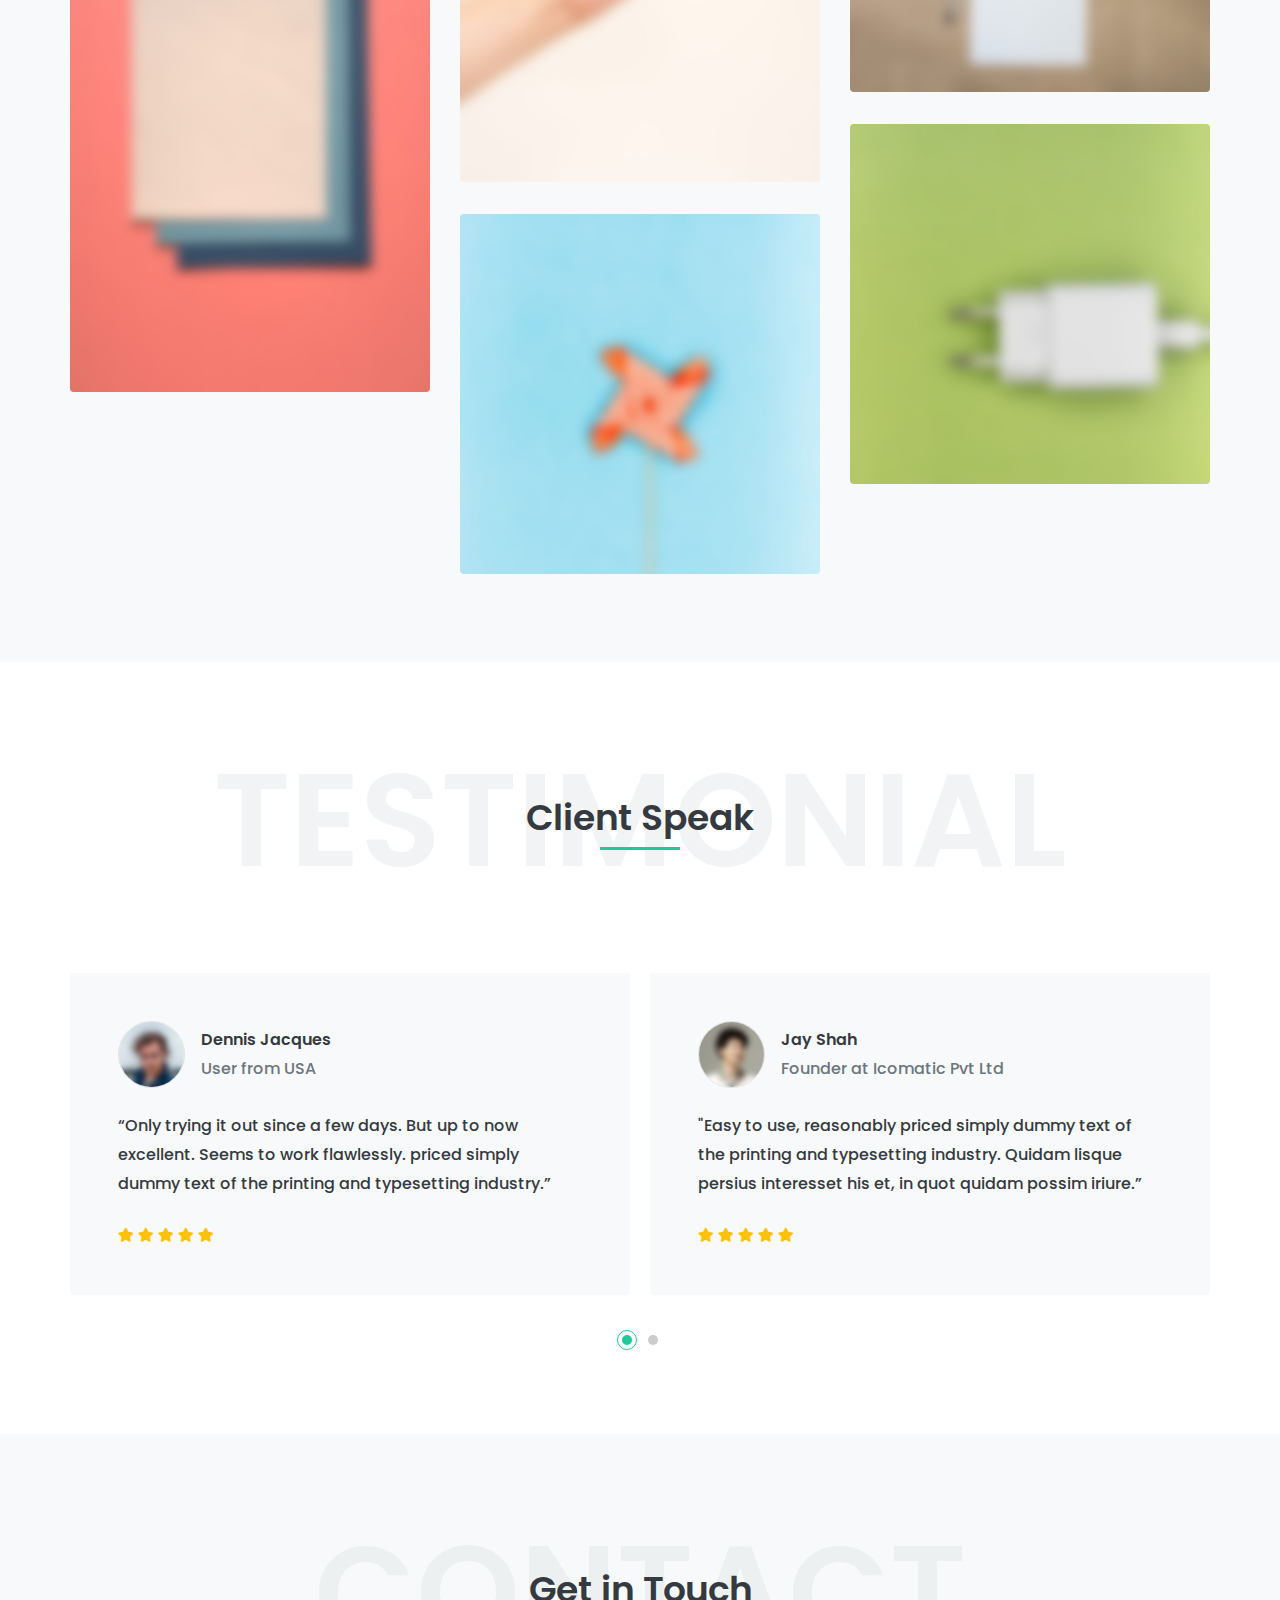
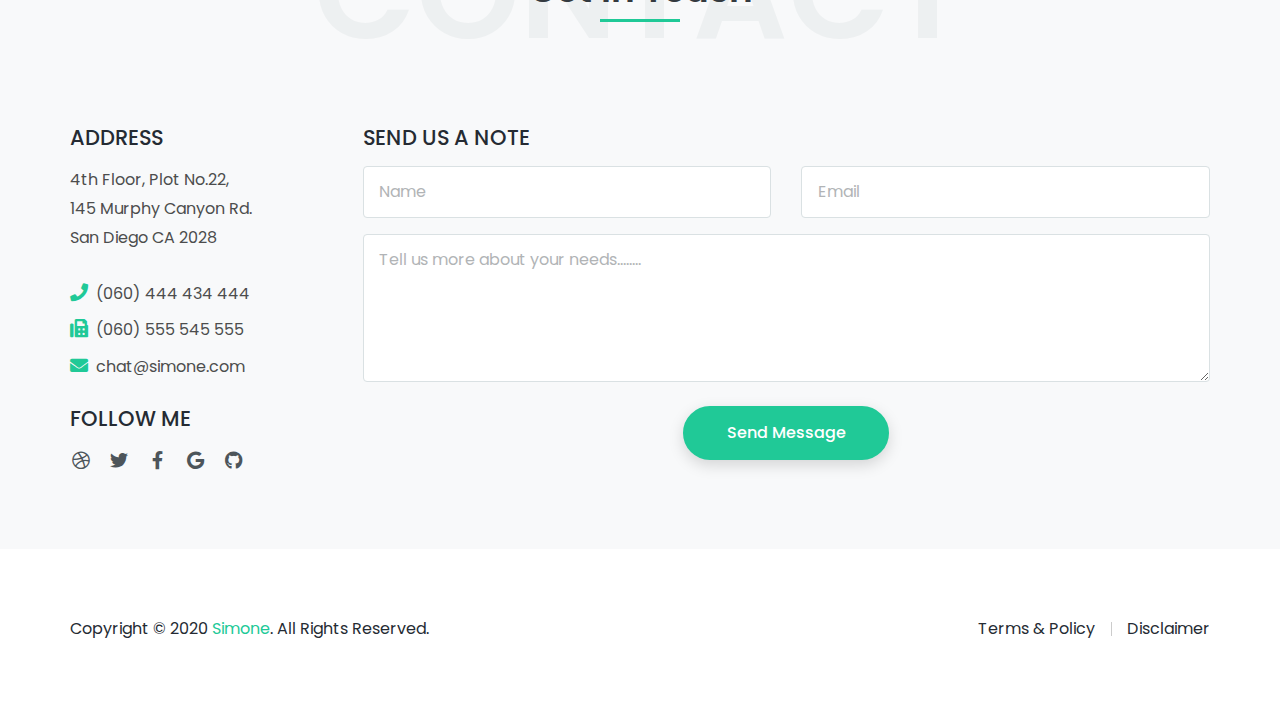
<file: HTML/index-video-youtube-classic-header.html>
<!DOCTYPE html>
<html lang="en">
<head>
<meta charset="UTF-8" />
<meta http-equiv="X-UA-Compatible" content="IE=edge">
<meta name="viewport" content="width=device-width, initial-scale=1, minimum-scale=1.0, shrink-to-fit=no">
<link href="images/favicon.png" rel="icon" />
<title>Simone - Personal Portfolio Template</title>
<meta name="description" content="Simone is responsive bootstrap 4 one page personal portfolio html template.">
<meta name="author" content="harnishdesign.net">

<!-- Web Fonts -->
<link rel='stylesheet' href='https://fonts.googleapis.com/css?family=Poppins:100,200,300,400,500,600,700,800,900' type='text/css'>

<!-- Stylesheet
============================== -->
<!-- Bootstrap -->
<link rel="stylesheet" type="text/css" href="vendor/bootstrap/css/bootstrap.min.css" />
<!-- Font Awesome Icon -->
<link rel="stylesheet" type="text/css" href="vendor/font-awesome/css/all.min.css" />
<!-- Owl Carousel -->
<link rel="stylesheet" type="text/css" href="vendor/owl.carousel/assets/owl.carousel.min.css" />
<!-- Magnific Popup -->
<link rel="stylesheet" type="text/css" href="vendor/magnific-popup/magnific-popup.min.css" />
<!-- Youtube Video Background -->
<link rel="stylesheet" type="text/css" href="vendor/jquery.mb.YTPlayer/css/jquery.mb.YTPlayer.min.css" />
<!-- Custom Stylesheet -->
<link rel="stylesheet" type="text/css" href="css/stylesheet.css" />
</head>

<body data-spy="scroll" data-target=".navbar" data-offset="70">

<!-- Preloader -->
<div class="preloader">
  <div class="lds-ellipsis">
    <div></div>
    <div></div>
    <div></div>
    <div></div>
  </div>
</div>
<!-- Preloader End --> 

<!-- Document Wrapper   
=============================== -->
<div id="main-wrapper"> 
  <!-- Header -->
  <header id="header" class="sticky-top-slide"> 
    <!-- Navbar -->
    <nav class="primary-menu navbar navbar-expand-lg navbar-text-light bg-transparent border-bottom-0">
      <div class="container-fluid position-relative">
        <div class="col-auto col-lg-2"> 
          <!-- Logo --> 
          <a class="logo" href="index.html" title="Simone"> <img src="images/logo-light.png" alt="Simone"/> </a> 
          <!-- Logo End --> 
        </div>
        <div class="col col-lg-8 navbar-accordion px-0">
          <button class="navbar-toggler ml-auto" type="button" data-toggle="collapse" data-target="#header-nav"><span></span><span></span><span></span></button>
          <div id="header-nav" class="collapse navbar-collapse justify-content-center">
            <ul class="navbar-nav">
              <li class="nav-item"><a class="nav-link smooth-scroll active" href="#home">Home</a></li>
            <li class="nav-item"><a class="nav-link smooth-scroll" 	href="#about">About</a></li>
            <li class="nav-item"><a class="nav-link smooth-scroll" href="#services">What I Do</a></li>
            <li class="nav-item"><a class="nav-link smooth-scroll" href="#resume">Resume</a></li>
            <li class="nav-item"><a class="nav-link smooth-scroll" href="#portfolio">Portfolio</a></li>
            <li class="nav-item"><a class="nav-link smooth-scroll" href="#testimonial">Client</a></li>
            <li class="nav-item"><a class="nav-link smooth-scroll" href="#contact">Contact</a></li>
            </ul>
          </div>
        </div>
        <div class="col-auto col-lg-2 d-flex justify-content-end pl-0 mr-n2">
          <ul class="social-icons social-icons-light mb-n1">
          <li class="social-icons-twitter"><a data-toggle="tooltip" href="http://www.twitter.com/" target="_blank" title="" data-original-title="Twitter"><i class="fab fa-twitter"></i></a></li>
		  <li class="social-icons-facebook"><a data-toggle="tooltip" href="http://www.facebook.com/" target="_blank" title="" data-original-title="Facebook"><i class="fab fa-facebook-f"></i></a></li>
          <li class="social-icons-dribbble"><a data-toggle="tooltip" href="http://www.dribbble.com/" target="_blank" title="" data-original-title="Dribbble"><i class="fab fa-dribbble"></i></a></li>
          </ul>
        </div>
      </div>
    </nav>
    <!-- Navbar End --> 
  </header>
  <!-- Header End --> 
  
  <!-- Content
  ============================================= -->
  <div id="content" role="main"> 
    
    <!-- Intro
    ============================================= -->
    <section id="home">
      <div class="hero-wrap">
        <div class="hero-mask opacity-6 bg-dark"></div>
        <div class="player" data-property="{videoURL:'https://youtu.be/PMNnEEEacCg',containment:'#home', showControls:false, autoPlay:true, loop:true, mute:true, startAt:0, opacity:1}"></div>    
		
        <div class="hero-content section d-flex fullscreen">
          <div class="container my-auto">
            <div class="row">
              <div class="col-12 text-center">
                <div class="typed-strings">
                  <p>I'm Simone Olivia</p>
                  <p>I'm a Freelancer.</p>
                  <p>I'm a Photographer.</p>
                  <p>I'm a Designer.</p>
                </div>
                <p class="text-7 font-weight-500 text-white mb-2 mb-md-3">Welcome</p>
                <h2 class="text-16 font-weight-600 text-white mb-2 mb-md-3"><span class="typed"></span></h2>
                <p class="text-5 text-light mb-4">based in Los Angeles, California.</p>
				<a href="#contact" class="btn btn-primary rounded-pill shadow-none smooth-scroll mt-2">Hire Me</a>
              </div>
            </div>
          </div>
          <a href="#about" class="scroll-down-arrow text-white smooth-scroll"><span class="animated"><i class="fa fa-chevron-down"></i></span></a> </div>
      </div>
    </section>
    <!-- Intro end --> 
    
    <!-- About
    ============================================= -->
    <section id="about" class="section">
      <div class="container"> 
        <!-- Heading -->
        <div class="position-relative d-flex text-center mb-5">
          <h2 class="text-24 text-light opacity-4 text-uppercase font-weight-600 w-100 mb-0">About Me</h2>
          <p class="text-9 text-dark font-weight-600 position-absolute w-100 align-self-center line-height-4 mb-0">Know Me More<span class="heading-separator-line border-bottom border-3 border-primary position-abolute d-block mx-auto"></span> </p>
        </div>
        <!-- Heading end-->
        
        <div class="row">
          <div class="col-lg-8 text-center text-lg-left">
            <h2 class="text-7 font-weight-600 mb-3">I'm <span class="text-primary">Simone Olivia,</span> a Web Developer</h2>
            <p>I help you build brand for your business at an affordable price. Thousands of clients have procured exceptional results while working with our dedicated team. when an unknown printer took a galley of type and scrambled it to make a type specimen book.</p>
            <p>Delivering work within time and budget which meets client’s requirements is our moto. Lisque persius interesset his et, in quot quidam persequeris vim, ad mea essent possim iriure. Lorem Ipsum has been the industry's standard dummy text ever when an unknown printer took a galley. Lisque persius interesset in quot quidam possim iriure.</p>
          </div>
          <div class="col-lg-4 mt-5 mt-lg-0">
            <div class="pl-4">
              <ul class="list-style-2">
                <li class=""><span class="font-weight-600 mr-2">Name:</span>Simone Olivia</li>
                <li class=""><span class="font-weight-600 mr-2">Email:</span><a href="mailto:chat@simone.com">chat@simone.com</a></li>
                <li class=""><span class="font-weight-600 mr-2">Age:</span>28</li>
                <li class="border-0"><span class="font-weight-600 mr-2">From:</span>Los Angeles, California</li>
              </ul>
              <a href="#" class="btn btn-primary rounded-pill smooth-scroll">Download CV</a> </div>
          </div>
        </div>
        <div class="brands-grid separator-border mt-5">
          <div class="row">
            <div class="col-6 col-md-3">
              <div class="featured-box text-center">
                <h4 class="text-12 text-muted mb-0"><span class="counter" data-from="0" data-to="10">10</span>+</h4>
                <p class="mb-0">Years Experiance</p>
              </div>
            </div>
            <div class="col-6 col-md-3">
              <div class="featured-box text-center">
                <h4 class="text-12 text-muted mb-0"><span class="counter" data-from="0" data-to="250">250</span>+</h4>
                <p class="mb-0">Happy Clients</p>
              </div>
            </div>
            <div class="col-6 col-md-3">
              <div class="featured-box text-center">
                <h4 class="text-12 text-muted mb-0"><span class="counter" data-from="0" data-to="650">650</span>+</h4>
                <p class="mb-0">Projects Done</p>
              </div>
            </div>
            <div class="col-6 col-md-3">
              <div class="featured-box text-center">
                <h4 class="text-12 text-muted mb-0"><span class="counter" data-from="0" data-to="38">20</span></h4>
                <p class="mb-0">Get Awards</p>
              </div>
            </div>
          </div>
        </div>
      </div>
    </section>
    <!-- About end --> 
    
    <!-- Services
    ============================================= -->
    <section id="services" class="section bg-light">
      <div class="container"> 
        <!-- Heading -->
        <div class="position-relative d-flex text-center mb-5">
          <h2 class="text-24 text-light opacity-4 text-uppercase font-weight-600 w-100 mb-0">Services</h2>
          <p class="text-9 text-dark font-weight-600 position-absolute w-100 align-self-center line-height-4 mb-0">What I Do?<span class="heading-separator-line border-bottom border-3 border-primary position-abolute d-block mx-auto"></span> </p>
        </div>
        <!-- Heading end-->
        
        <div class="row">
          <div class="col-lg-11 mx-auto">
            <div class="row">
              <div class="col-md-6">
                <div class="featured-box style-3 mb-5">
                  <div class="featured-box-icon text-primary bg-white shadow-sm rounded"> <i class="fas fa-palette"></i> </div>
                  <h3>Graphic Design</h3>
                  <p class="mb-0">Lisque persius interesset his et, in quot quidam persequeris vim, ad mea essent possim iriure.</p>
                </div>
              </div>
              <div class="col-md-6">
                <div class="featured-box style-3 mb-5">
                  <div class="featured-box-icon text-primary bg-white shadow-sm rounded"> <i class="fas fa-desktop"></i></div>
                  <h3>Web Design</h3>
                  <p class="mb-0">Lisque persius interesset his et, in quot quidam persequeris vim, ad mea essent possim iriure.</p>
                </div>
              </div>
              <div class="col-md-6">
                <div class="featured-box style-3 mb-5">
                  <div class="featured-box-icon text-primary bg-white shadow-sm rounded"> <i class="fas fa-pencil-ruler"></i> </div>
                  <h3>UI/UX Design</h3>
                  <p class="mb-0">Lisque persius interesset his et, in quot quidam persequeris vim, ad mea essent possim iriure.</p>
                </div>
              </div>
              <div class="col-md-6">
                <div class="featured-box style-3 mb-5">
                  <div class="featured-box-icon text-primary bg-white shadow-sm rounded"> <i class="fas fa-paint-brush"></i> </div>
                  <h3>App Design &amp; Develop</h3>
                  <p class="mb-0">Lisque persius interesset his et, in quot quidam persequeris vim, ad mea essent possim iriure.</p>
                </div>
              </div>
              <div class="col-md-6">
                <div class="featured-box style-3 mb-5 mb-md-0">
                  <div class="featured-box-icon text-primary bg-white shadow-sm rounded"> <i class="fas fa-chart-area"></i> </div>
                  <h3>Business Analysis</h3>
                  <p class="mb-0">Lisque persius interesset his et, in quot quidam persequeris vim, ad mea essent possim iriure.</p>
                </div>
              </div>
              <div class="col-md-6">
                <div class="featured-box style-3 mb-0">
                  <div class="featured-box-icon text-primary bg-white shadow-sm rounded"> <i class="fas fa-bullhorn"></i> </div>
                  <h3>SEO Marketing</h3>
                  <p class="mb-0">Lisque persius interesset his et, in quot quidam persequeris vim, ad mea essent possim iriure.</p>
                </div>
              </div>
            </div>
          </div>
        </div>
      </div>
    </section>
    <!-- Services end --> 
    
    <!-- Resume
    ============================================= -->
    <section id="resume" class="section">
      <div class="container"> 
        <!-- Heading -->
        <div class="position-relative d-flex text-center mb-5">
          <h2 class="text-24 text-light opacity-4 text-uppercase font-weight-600 w-100 mb-0">Summary</h2>
          <p class="text-9 text-dark font-weight-600 position-absolute w-100 align-self-center line-height-4 mb-0">Resume<span class="heading-separator-line border-bottom border-3 border-primary position-abolute d-block mx-auto"></span> </p>
        </div>
        <!-- Heading end-->
        
        <div class="row"> 
          <!-- My Education -->
          <div class="col-md-6">
            <h2 class="text-6 font-weight-600 mb-4">My Education</h2>
            <div class="bg-white border rounded p-4 mb-4">
              <p class="badge badge-primary text-2 font-weight-400">2000 - 2004</p>
              <h3 class="text-5">Computer Science</h3>
              <p class="text-danger">International University</p>
              <p class="mb-0">Lisque persius interesset his et, in quot quidam persequeris vim, ad mea essent possim iriure.</p>
            </div>
            <div class="bg-white border rounded p-4 mb-4">
              <p class="badge badge-primary text-2 font-weight-400">2005 - 2008</p>
              <h3 class="text-5">Bachelor Degree</h3>
              <p class="text-danger">University of California</p>
              <p class="mb-0">Lisque persius interesset his et, in quot quidam persequeris vim, ad mea essent possim iriure.</p>
            </div>
            <div class="bg-white border rounded p-4 mb-4">
              <p class="badge badge-primary text-2 font-weight-400">2009 - 2012</p>
              <h3 class="text-5">Master Degree</h3>
              <p class="text-danger">Harvard University</p>
              <p class="mb-0">Lisque persius interesset his et, in quot quidam persequeris vim, ad mea essent possim iriure.</p>
            </div>
          </div>
          
          <!-- My Experience -->
          <div class="col-md-6">
            <h2 class="text-6 font-weight-600 mb-4">My Experience</h2>
            <div class="bg-white border rounded p-4 mb-4">
              <p class="badge badge-primary text-2 font-weight-400">2012 - 2013</p>
              <h3 class="text-5">Jr. UI UX Designer</h3>
              <p class="text-danger">Themeforest</p>
              <p class="mb-0">Lisque persius interesset his et, in quot quidam persequeris vim, ad mea essent possim iriure.</p>
            </div>
            <div class="bg-white border rounded p-4 mb-4">
              <p class="badge badge-primary text-2 font-weight-400">2014 - 2016</p>
              <h3 class="text-5">Jr. Product Designer</h3>
              <p class="text-danger">Dribbble</p>
              <p class="mb-0">Lisque persius interesset his et, in quot quidam persequeris vim, ad mea essent possim iriure.</p>
            </div>
            <div class="bg-white border rounded p-4 mb-4">
              <p class="badge badge-primary text-2 font-weight-400">2017 - 2019</p>
              <h3 class="text-5">Product Designer</h3>
              <p class="text-danger">Adobe</p>
              <p class="mb-0">Lisque persius interesset his et, in quot quidam persequeris vim, ad mea essent possim iriure.</p>
            </div>
          </div>
        </div>
        <!-- My Skills -->
		<h2 class="text-6 font-weight-600 mt-4 mb-4">My Skills</h2>
        <div class="row">
          <div class="col-md-6">
            <p class="text-dark font-weight-500 text-left mb-2">Web Design <span class="float-right">65%</span></p>
            <div class="progress progress-sm mb-4">
              <div class="progress-bar" role="progressbar" style="width: 65%" aria-valuenow="65" aria-valuemin="0" aria-valuemax="100"></div>
            </div>
            <p class="text-dark font-weight-500 text-left mb-2">HTML/CSS <span class="float-right">95%</span></p>
            <div class="progress progress-sm mb-4">
              <div class="progress-bar" role="progressbar" style="width: 95%" aria-valuenow="95" aria-valuemin="0" aria-valuemax="100"></div>
            </div>
            <p class="text-dark font-weight-500 text-left mb-2">JavaScript <span class="float-right">80%</span></p>
            <div class="progress progress-sm mb-4">
              <div class="progress-bar" role="progressbar" style="width: 80%" aria-valuenow="80" aria-valuemin="0" aria-valuemax="100"></div>
            </div>
          </div>
          <div class="col-md-6">
            <p class="text-dark font-weight-500 text-left mb-2">React JS <span class="float-right">70%</span></p>
            <div class="progress progress-sm mb-4">
              <div class="progress-bar" role="progressbar" style="width: 70%" aria-valuenow="70" aria-valuemin="0" aria-valuemax="100"></div>
            </div>
            <p class="text-dark font-weight-500 text-left mb-2">Angular Js <span class="float-right">60%</span></p>
            <div class="progress progress-sm mb-4">
              <div class="progress-bar" role="progressbar" style="width: 60%" aria-valuenow="60" aria-valuemin="0" aria-valuemax="100"></div>
            </div>
            <p class="text-dark font-weight-500 text-left mb-2">Bootstrap <span class="float-right">99%</span></p>
            <div class="progress progress-sm mb-4">
              <div class="progress-bar" role="progressbar" style="width: 99%" aria-valuenow="99" aria-valuemin="0" aria-valuemax="100"></div>
            </div>
          </div>
        </div>
        <div class="text-center mt-5"><a href="#" class="btn btn-outline-secondary rounded-pill shadow-none">Download CV <span class="ml-1"><i class="fas fa-download"></i></span></a></div>
      </div>
    </section>
    <!-- Resume end --> 
    
    <!-- Portfolio
    ============================================= -->
    <section id="portfolio" class="section bg-light">
      <div class="container"> 
        <!-- Heading -->
        <div class="position-relative d-flex text-center mb-5">
          <h2 class="text-24 text-light opacity-4 text-uppercase font-weight-600 w-100 mb-0">Portfolio</h2>
          <p class="text-9 text-dark font-weight-600 position-absolute w-100 align-self-center line-height-4 mb-0">My Work<span class="heading-separator-line border-bottom border-3 border-primary position-abolute d-block mx-auto"></span> </p>
        </div>
        <!-- Heading end--> 
        
        <!-- Filter Menu -->
        <ul class="portfolio-menu nav nav-tabs justify-content-center border-bottom-0 mb-4">
          <li class="nav-item"> <a data-filter="*" class="nav-link active" href="">All</a></li>
          <li class="nav-item"> <a data-filter=".design" href="" class="nav-link">Design</a></li>
          <li class="nav-item"> <a data-filter=".brand" href="" class="nav-link">Brand</a></li>
          <li class="nav-item"> <a data-filter=".photos" href="" class="nav-link">Photos</a></li>
        </ul>
        <!-- Filter Menu end -->
        <div class="portfolio popup-ajax-gallery">
          <div class="row portfolio-filter">
            <div class="col-sm-6 col-lg-4 brand">
              <div class="portfolio-box rounded my-3">
                <div class="portfolio-img rounded"> <img class="img-fluid d-block" src="images/projects/project-1.jpg" alt="">
                  <div class="portfolio-overlay"> <a class="popup-ajax stretched-link" href="ajax/portfolio-ajax-project-1.html"></a>
                    <div class="portfolio-overlay-details">
                      <h5 class="text-white font-weight-400">Project Title</h5>
                      <span class="text-light">Category</span> </div>
                  </div>
                </div>
              </div>
            </div>
            <div class="col-sm-6 col-lg-4 design">
              <div class="portfolio-box rounded my-3">
                <div class="portfolio-img rounded"> <img class="img-fluid d-block" src="images/projects/project-2.jpg" alt="">
                  <div class="portfolio-overlay"> <a class="popup-ajax stretched-link" href="ajax/portfolio-ajax-project-2.html"></a>
                    <div class="portfolio-overlay-details">
                      <h5 class="text-white font-weight-400">Project Title</h5>
                      <span class="text-light">Category</span> </div>
                  </div>
                </div>
              </div>
            </div>
            <div class="col-sm-6 col-lg-4 artwork photos">
              <div class="portfolio-box rounded my-3">
                <div class="portfolio-img rounded"> <img class="img-fluid d-block" src="images/projects/project-3.jpg" alt="">
                  <div class="portfolio-overlay"> <a class="popup-ajax stretched-link" href="ajax/portfolio-ajax-project-3.html"></a>
                    <div class="portfolio-overlay-details">
                      <h5 class="text-white font-weight-400">Project Title</h5>
                      <span class="text-light">Category</span> </div>
                  </div>
                </div>
              </div>
            </div>
            <div class="col-sm-6 col-lg-4 artwork brand photos">
              <div class="portfolio-box rounded my-3">
                <div class="portfolio-img rounded"> <img class="img-fluid d-block" src="images/projects/project-4.jpg" alt="">
                  <div class="portfolio-overlay"> <a class="popup-ajax stretched-link" href="ajax/portfolio-ajax-project-4.html"></a>
                    <div class="portfolio-overlay-details">
                      <h5 class="text-white font-weight-400">Project Title</h5>
                      <span class="text-light">Category</span> </div>
                  </div>
                </div>
              </div>
            </div>
            <div class="col-sm-6 col-lg-4 design">
              <div class="portfolio-box rounded my-3">
                <div class="portfolio-img rounded"> <img class="img-fluid d-block" src="images/projects/project-5.jpg" alt="">
                  <div class="portfolio-overlay"> <a class="popup-ajax stretched-link" href="ajax/portfolio-ajax-project-5.html"></a>
                    <div class="portfolio-overlay-details">
                      <h5 class="text-white font-weight-400">Project Title</h5>
                      <span class="text-light">Category</span> </div>
                  </div>
                </div>
              </div>
            </div>
            <div class="col-sm-6 col-lg-4 brand">
              <div class="portfolio-box rounded my-3">
                <div class="portfolio-img rounded"> <img class="img-fluid d-block" src="images/projects/project-6.jpg" alt="">
                  <div class="portfolio-overlay"> <a class="popup-ajax stretched-link" href="ajax/portfolio-ajax-project-6.html"></a>
                    <div class="portfolio-overlay-details">
                      <h5 class="text-white font-weight-400">Project Title</h5>
                      <span class="text-light">Category</span> </div>
                  </div>
                </div>
              </div>
            </div>
            <div class="col-sm-6 col-lg-4 design photos">
              <div class="portfolio-box rounded my-3">
                <div class="portfolio-img rounded"> <img class="img-fluid d-block" src="images/projects/project-7.jpg" alt="">
                  <div class="portfolio-overlay"> <a class="popup-ajax stretched-link" href="ajax/portfolio-ajax-project-7.html"></a>
                    <div class="portfolio-overlay-details">
                      <h5 class="text-white font-weight-400">Project Title</h5>
                      <span class="text-light">Category</span> </div>
                  </div>
                </div>
              </div>
            </div>
          </div>
        </div>
      </div>
    </section>
    <!-- Portfolio end --> 
    
    <!-- Testimonial
    ============================================= -->
    <section id="testimonial" class="section">
      <div class="container"> 
        <!-- Heading -->
        <div class="position-relative d-flex text-center mb-5">
          <h2 class="text-24 text-light opacity-4 text-uppercase font-weight-600 w-100 mb-0">Testimonial</h2>
          <p class="text-9 text-dark font-weight-600 position-absolute w-100 align-self-center line-height-4 mb-0">Client Speak<span class="heading-separator-line border-bottom border-3 border-primary position-abolute d-block mx-auto"></span> </p>
        </div>
        <!-- Heading end-->
        
        <div class="owl-carousel owl-theme" data-loop="true" data-nav="false" data-autoplay="false"  data-margin="20" data-stagepadding="0" data-slideby="1" data-items-xs="1" data-items-sm="1" data-items-md="1" data-items-lg="2">
          <div class="item">
            <div class="bg-light rounded p-5">
              <div class="d-flex align-items-center mt-auto mb-4"> <img class="img-fluid rounded-circle border d-inline-block w-auto" src="images/testimonial/client-sm-3.jpg" alt="">
                <p class="ml-3 mb-0"><strong class="d-block text-dark font-weight-600">Dennis Jacques</strong> <span class="text-muted font-weight-500">User from USA</span></p>
              </div>
              <p class="text-dark font-weight-500 mb-4">“Only trying it out since a few days. But up to now excellent. Seems to work flawlessly. priced simply dummy text of the printing and typesetting industry.”</p>
              <span class="text-2"> <i class="fas fa-star text-warning"></i> <i class="fas fa-star text-warning"></i> <i class="fas fa-star text-warning"></i> <i class="fas fa-star text-warning"></i> <i class="fas fa-star text-warning"></i> </span> </div>
          </div>
          <div class="item">
            <div class="bg-light rounded p-5">
              <div class="d-flex align-items-center mt-auto mb-4"> <img class="img-fluid rounded-circle border d-inline-block w-auto" src="images/testimonial/client-sm-1.jpg" alt="">
                <p class="ml-3 mb-0"><strong class="d-block text-dark font-weight-600">Jay Shah</strong> <span class="text-muted font-weight-500">Founder at Icomatic Pvt Ltd</span></p>
              </div>
              <p class="text-dark font-weight-500 mb-4">"Easy to use, reasonably priced simply dummy text of the printing and typesetting industry. Quidam lisque persius interesset his et, in quot quidam possim iriure.”</p>
              <span class="text-2"> <i class="fas fa-star text-warning"></i> <i class="fas fa-star text-warning"></i> <i class="fas fa-star text-warning"></i> <i class="fas fa-star text-warning"></i> <i class="fas fa-star text-warning"></i> </span> </div>
          </div>
          <div class="item">
            <div class="bg-light rounded p-5">
              <div class="d-flex align-items-center mt-auto mb-4"> <img class="img-fluid rounded-circle border d-inline-block w-auto" src="images/testimonial/client-sm-2.jpg" alt="">
                <p class="ml-3 mb-0"><strong class="d-block text-dark font-weight-600">Patrick Cary</strong> <span class="text-muted font-weight-500">Freelancer from USA</span></p>
              </div>
              <p class="text-dark font-weight-500 mb-4">“I am happy Working with printing and typesetting industry. Quidam lisque persius interesset his et, in quot quidam persequeris essent possim iriure.”</p>
              <span class="text-2"> <i class="fas fa-star text-warning"></i> <i class="fas fa-star text-warning"></i> <i class="fas fa-star text-warning"></i> <i class="fas fa-star text-warning"></i> <i class="fas fa-star text-warning"></i> </span> </div>
          </div>
          <div class="item">
            <div class="bg-light rounded p-5">
              <div class="d-flex align-items-center mt-auto mb-4"> <img class="img-fluid rounded-circle border d-inline-block w-auto" src="images/testimonial/client-sm-4.jpg" alt="">
                <p class="ml-3 mb-0"><strong class="d-block text-dark font-weight-600">Chris Tom</strong> <span class="text-muted font-weight-500">User from UK</span></p>
              </div>
              <p class="text-dark font-weight-500 mb-4">“I have used them twice now. Good rates, very efficient service and priced simply dummy text of the printing and typesetting industry quidam interesset his et. Excellent.”</p>
              <span class="text-2"> <i class="fas fa-star text-warning"></i> <i class="fas fa-star text-warning"></i> <i class="fas fa-star text-warning"></i> <i class="fas fa-star text-warning"></i> <i class="fas fa-star text-warning"></i> </span> </div>
          </div>
        </div>
      </div>
    </section>
    <!-- Testimonial end --> 
    
    <!-- Contact Me
    ============================================= -->
    <section id="contact" class="section bg-light">
      <div class="container">
        <!-- Heading -->
        <div class="position-relative d-flex text-center mb-5">
          <h2 class="text-24 text-light opacity-4 text-uppercase font-weight-600 w-100 mb-0">Contact</h2>
          <p class="text-9 text-dark font-weight-600 position-absolute w-100 align-self-center line-height-4 mb-0">Get in Touch<span class="heading-separator-line border-bottom border-3 border-primary position-abolute d-block mx-auto"></span> </p>
        </div>
        <!-- Heading end-->
        <div class="row">
          <div class="col-md-4 col-xl-3 order-1 order-md-0 text-center text-md-left mt-5 mt-md-0">
            <h2 class="mb-3 text-5 text-uppercase">Address</h2>
            <p class="text-3 mb-4">4th Floor, Plot No.22,<br>
              145 Murphy Canyon Rd.<br>
              San Diego CA 2028 </p>
            <p class="text-3 mb-1"><span class="text-primary text-4 mr-2"><i class="fas fa-phone"></i></span>(060) 444 434 444</p>
            <p class="text-3 mb-1"><span class="text-primary text-4 mr-2"><i class="fas fa-fax"></i></span>(060) 555 545 555</p>
            <p class="text-3 mb-4"><span class="text-primary text-4 mr-2"><i class="fas fa-envelope"></i></span>chat@simone.com</p>
            <h2 class="mb-3 text-5 text-uppercase">Follow Me</h2>
            <ul class="social-icons ml-md-n2 justify-content-center justify-content-md-start">
              <li class="social-icons-dribbble"><a data-toggle="tooltip" href="http://www.dribbble.com/harnishdesign/" target="_blank" title="" data-original-title="Dribbble"><i class="fab fa-dribbble"></i></a></li>
              <li class="social-icons-twitter"><a data-toggle="tooltip" href="https://twitter.com/harnishdesign/" target="_blank" title="" data-original-title="Twitter"><i class="fab fa-twitter"></i></a></li>
              <li class="social-icons-facebook"><a data-toggle="tooltip" href="http://www.facebook.com/harnishdesign/" target="_blank" title="" data-original-title="Facebook"><i class="fab fa-facebook-f"></i></a></li>
              <li class="social-icons-google"><a data-toggle="tooltip" href="http://www.google.com/" target="_blank" title="" data-original-title="Google"><i class="fab fa-google"></i></a></li>
              <li class="social-icons-github"><a data-toggle="tooltip" href="http://www.github.com/" target="_blank" title="" data-original-title="GitHub"><i class="fab fa-github"></i></a></li>
            </ul>
          </div>
          <div class="col-md-8 col-xl-9 order-0 order-md-1">
            <h2 class="mb-3 text-5 text-uppercase text-center text-md-left">Send us a note</h2>
			<form id="contact-form" action="php/mail.php" method="post">
              <div class="row">
                <div class="col-xl-6">
                  <div class="form-group">
                    <input name="name" type="text" class="form-control" required placeholder="Name">
                  </div>
                </div>
                <div class="col-xl-6">
                  <div class="form-group">
                    <input name="email" type="email" class="form-control" required placeholder="Email">
                  </div>
                </div>
              </div>
              <div class="form-group">
                <textarea name="form-message" class="form-control" rows="5" required placeholder="Tell us more about your needs........"></textarea>
              </div>
              <p class="text-center mt-4 mb-0">
				<button id="submit-btn" class="btn btn-primary rounded-pill d-inline-flex" type="submit">Send Message</button>
              </p>
            </form>
          </div>
        </div>
      </div>
    </section>
    <!-- Contact Me end -->  
    
  </div>
  <!-- Content end --> 
  
  <!-- Footer
  ============================================= -->
  <footer id="footer" class="section">
    <div class="container">
      <div class="row">
        <div class="col-lg-6 text-center text-lg-left">
          <p class="mb-3 mb-lg-0">Copyright © 2020 <a href="#">Simone</a>. All Rights Reserved.</p>
        </div>
        <div class="col-lg-6">
          <ul class="nav nav-separator justify-content-center justify-content-lg-end">
            <li class="nav-item"> <a class="nav-link" data-toggle="modal" data-target="#terms-policy" href="#">Terms & Policy</a></li>
            <li class="nav-item"> <a class="nav-link" data-toggle="modal" data-target="#disclaimer" href="#">Disclaimer</a></li>
          </ul>
        </div>
      </div>
    </div>
  </footer>
  <!-- Footer end --> 
  
</div>
<!-- Document Wrapper end --> 

<!-- Back to Top
============================================= --> 
<a id="back-to-top" class="rounded-circle" data-toggle="tooltip" title="Back to Top" href="javascript:void(0)"><i class="fa fa-chevron-up"></i></a> 

<!-- Terms & Policy Modal
================================== -->
<div id="terms-policy" class="modal fade" role="dialog" aria-hidden="true">
  <div class="modal-dialog modal-lg modal-dialog-centered" role="document">
    <div class="modal-content">
      <div class="modal-header">
        <h5 class="modal-title">Terms & Policy</h5>
        <button type="button" class="close font-weight-400" data-dismiss="modal" aria-label="Close"> <span aria-hidden="true">&times;</span> </button>
      </div>
      <div class="modal-body p-4">
        <p>Simply dummy text of the printing and typesetting industry. Lorem Ipsum has been the industry's standard dummy text ever since the 1500s, when an unknown printer took a galley of type and scrambled it to make a type specimen book. It has survived not only five centuries, but also the leap into electronic typesetting, remaining essentially unchanged.</p>
        <h3 class="mb-3 mt-4 mt-4">Terms of Use</h3>
        <p>It has survived not only five centuries, but also the leap into electronic typesetting, remaining essentially unchanged. Simply dummy text of the printing and typesetting industry.</p>
        <h5 class="text-4 mt-4">Part I – Information Simone collects and controls</h5>
        <p>Lorem Ipsum has been the industry's standard dummy text ever since the 1500s, when an unknown printer took a galley of type and scrambled it to make a type specimen book.</p>
        <h5 class="text-4 mt-4">Part II – Information that Simone processes on your behalf</h5>
        <p>Lorem Ipsum has been the industry's standard dummy text ever since the 1500s, when an unknown printer took a galley of type and scrambled it to make a type specimen book.</p>
        <h5 class="text-4 mt-4">Part III – General</h5>
        <p>It has survived not only five centuries, but also the leap into electronic typesetting, remaining essentially unchanged. Lorem Ipsum has been the industry's standard dummy text ever since the 1500s, when an unknown printer took a galley of type and scrambled it to make a type specimen book.</p>
        <h3 class="mb-3 mt-4">Privacy Policy</h3>
        <p>Lorem Ipsum is simply dummy text of the printing and typesetting industry. Lorem Ipsum has been the industry's standard dummy text ever since the 1500s, when an unknown printer took a galley of type and scrambled it to make a type specimen book. </p>
        <ol class="line-height-5">
          <li>Lisque persius interesset his et, in quot quidam persequeris vim, ad mea essent possim iriure.</li>
          <li>Quidam lisque persius interesset his et, Lisque persius interesset his et, in quot quidam persequeris vim, ad mea essent possim iriure.</li>
          <li>In quot quidam persequeris vim, ad mea essent possim iriure. Quidam lisque persius interesset his et.</li>
          <li>Quidam lisque persius interesset his et, Lisque persius interesset his et.</li>
          <li>Interesset his et, Lisque persius interesset his et, in quot quidam persequeris vim, ad mea essent possim iriure.</li>
          <li>Persius interesset his et, Lisque persius interesset his et, in quot quidam persequeris vim, ad mea essent possim iriure.</li>
          <li>Quot quidam persequeris vim Quidam lisque persius interesset his et, Lisque persius interesset his et, in quot quidam persequeris vim, ad mea essent possim iriure.</li>
        </ol>
      </div>
    </div>
  </div>
</div>
<!-- Terms & Policy Modal End --> 

<!-- Disclaimer Modal
================================== -->
<div id="disclaimer" class="modal fade" role="dialog" aria-hidden="true">
  <div class="modal-dialog modal-lg modal-dialog-centered" role="document">
    <div class="modal-content">
      <div class="modal-header">
        <h5 class="modal-title">Copyright & Disclaimer</h5>
        <button type="button" class="close font-weight-400" data-dismiss="modal" aria-label="Close"> <span aria-hidden="true">&times;</span> </button>
      </div>
      <div class="modal-body p-4">
        <p>Simply dummy text of the printing and typesetting industry. Lorem Ipsum has been the industry's standard dummy text ever since the 1500s, when an unknown printer took a galley of type and scrambled it to make a type specimen book. </p>
        <ul class="line-height-5">
          <li>Lisque persius interesset his et, in quot quidam persequeris vim, ad mea essent possim iriure.</li>
          <li>Quidam lisque persius interesset his et, Lisque persius interesset his et, in quot quidam persequeris vim, ad mea essent possim iriure.</li>
          <li>In quot quidam persequeris vim, ad mea essent possim iriure. Quidam lisque persius interesset his et.</li>
          <li>Quidam lisque persius interesset his et, Lisque persius interesset his et.</li>
          <li>Interesset his et, Lisque persius interesset his et, in quot quidam persequeris vim, ad mea essent possim iriure.</li>
          <li>Persius interesset his et, Lisque persius interesset his et, in quot quidam persequeris vim, ad mea essent possim iriure.</li>
          <li>Quot quidam persequeris vim Quidam lisque persius interesset his et, Lisque persius interesset his et, in quot quidam persequeris vim, ad mea essent possim iriure.</li>
        </ul>
      </div>
    </div>
  </div>
</div>
<!-- Disclaimer Modal End -->

<!-- JavaScript --> 
<script src="vendor/jquery/jquery.min.js"></script> 
<script src="vendor/bootstrap/js/bootstrap.bundle.min.js"></script> 
<!-- Easing --> 
<script src="vendor/jquery.easing/jquery.easing.min.js"></script> 
<!-- Appear --> 
<script src="vendor/jquery.appear/jquery.appear.min.js"></script> 
<!-- Counter --> 
<script src="vendor/jquery.countTo/jquery.countTo.min.js"></script> 
<!-- Parallax Bg --> 
<script src="vendor/parallaxie/parallaxie.min.js"></script> 
<!-- Typed --> 
<script src="vendor/typed/typed.min.js"></script>
<!-- Youtube Video Background --> 
<script src="vendor/jquery.mb.YTPlayer/jquery.mb.YTPlayer.min.js"></script> 
<!-- Owl Carousel --> 
<script src="vendor/owl.carousel/owl.carousel.min.js"></script> 
<!-- isotope Portfolio Filter --> 
<script src="vendor/isotope/isotope.pkgd.min.js"></script> 
<!-- Magnific Popup --> 
<script src="vendor/magnific-popup/jquery.magnific-popup.min.js"></script> 
<!-- Custom Script --> 
<script src="js/theme.js"></script>
</body>
</html>
</file>
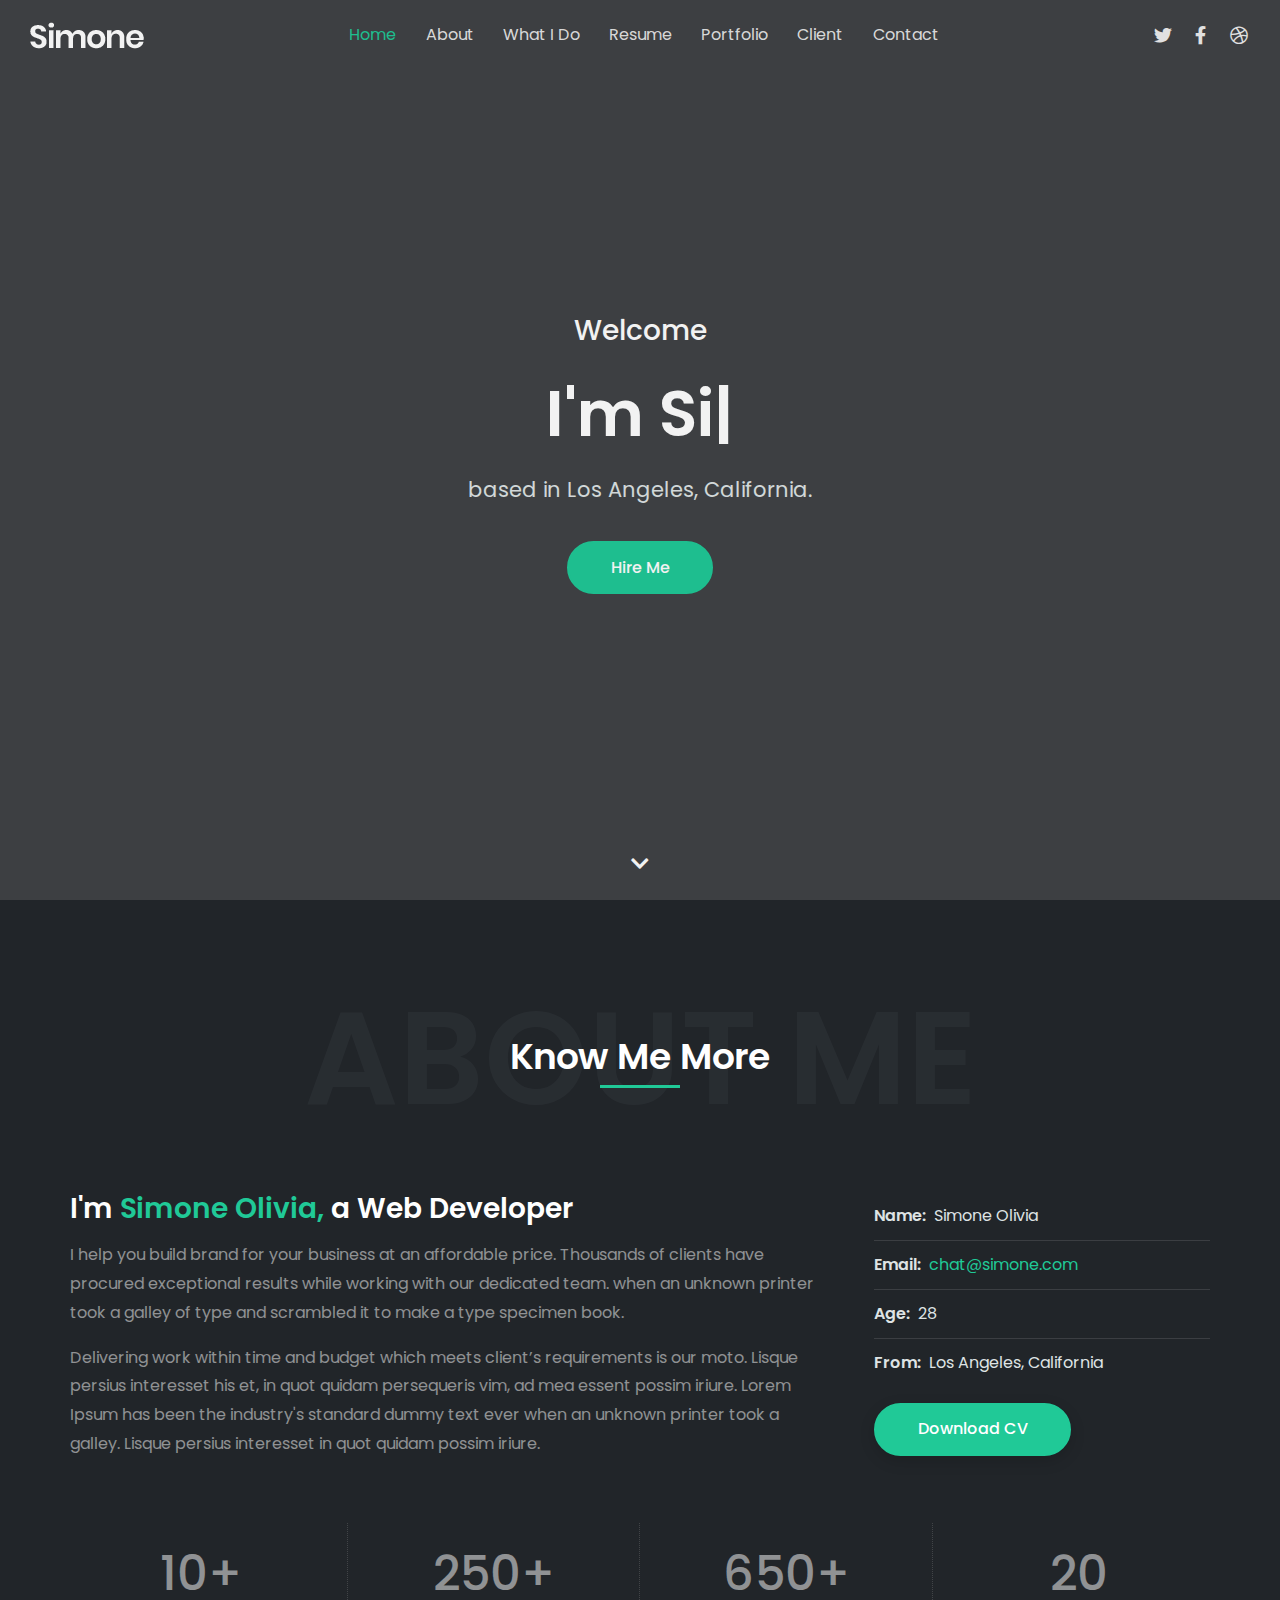
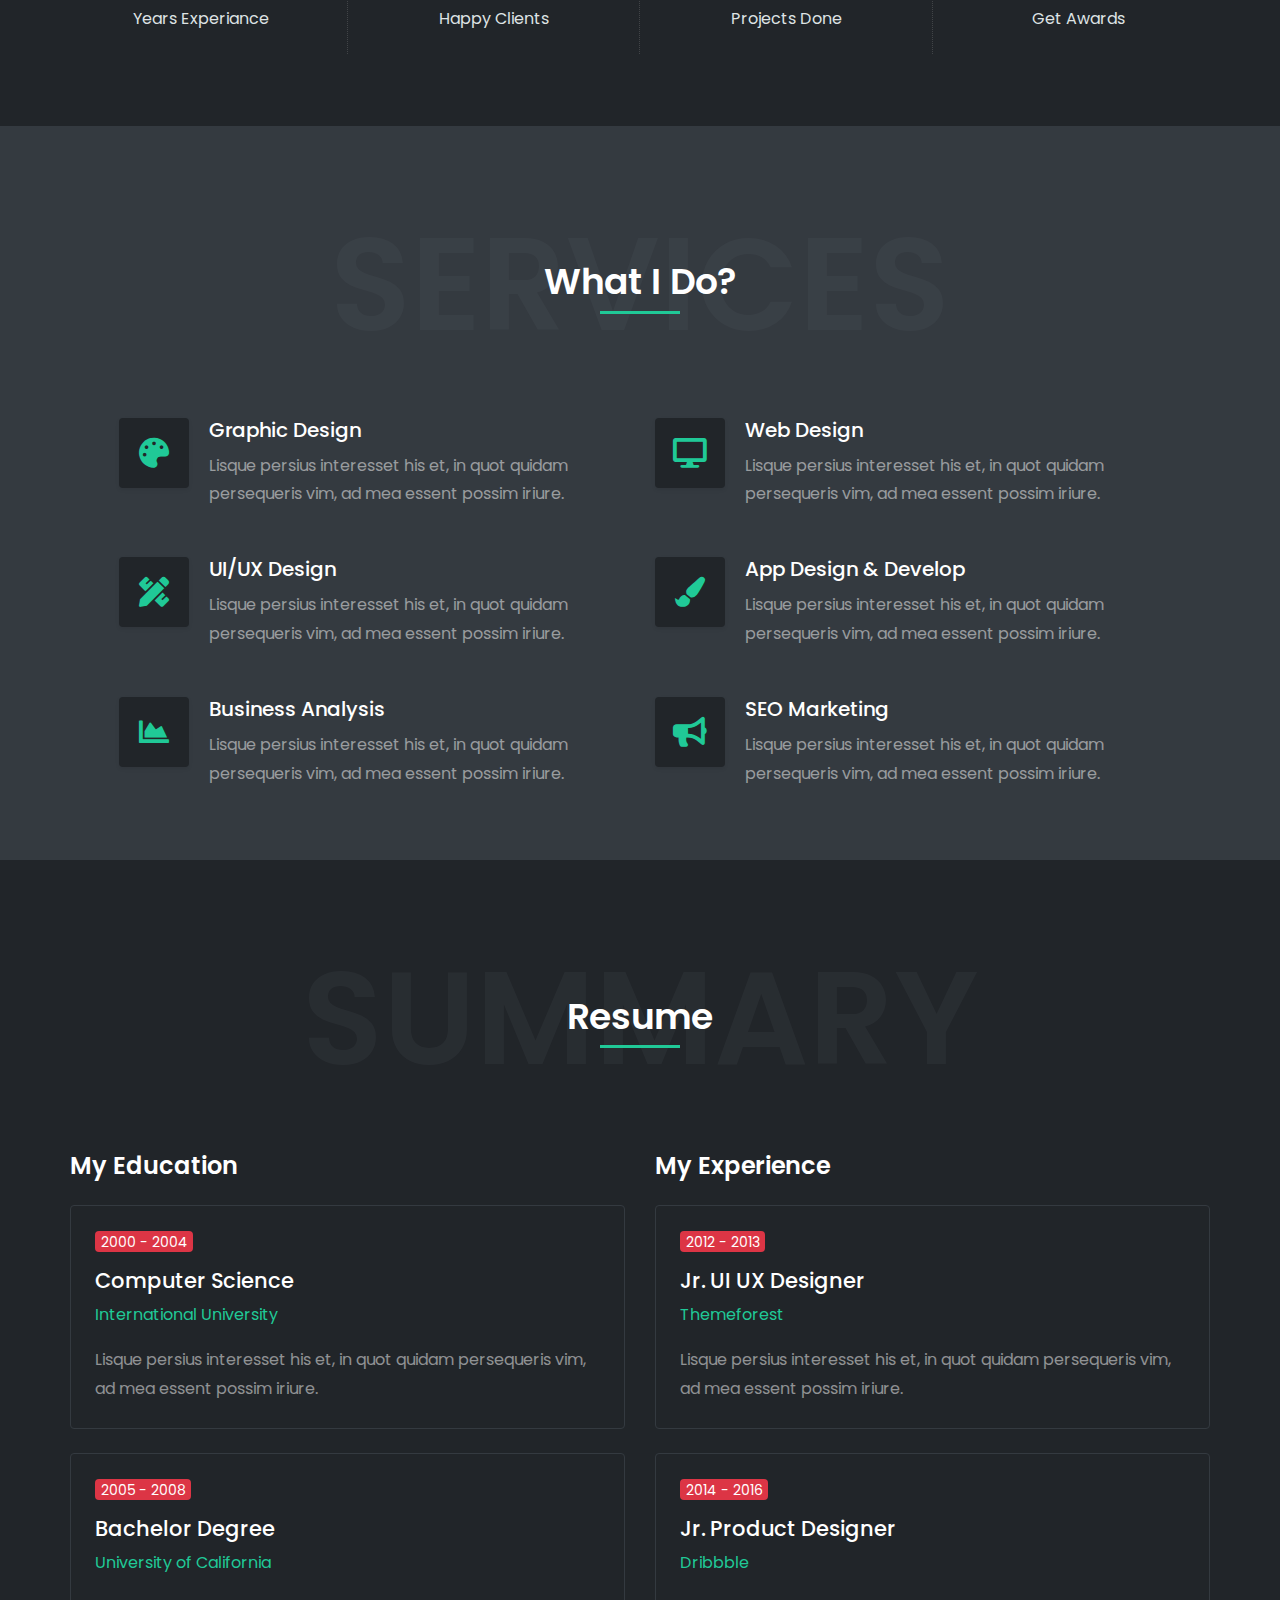
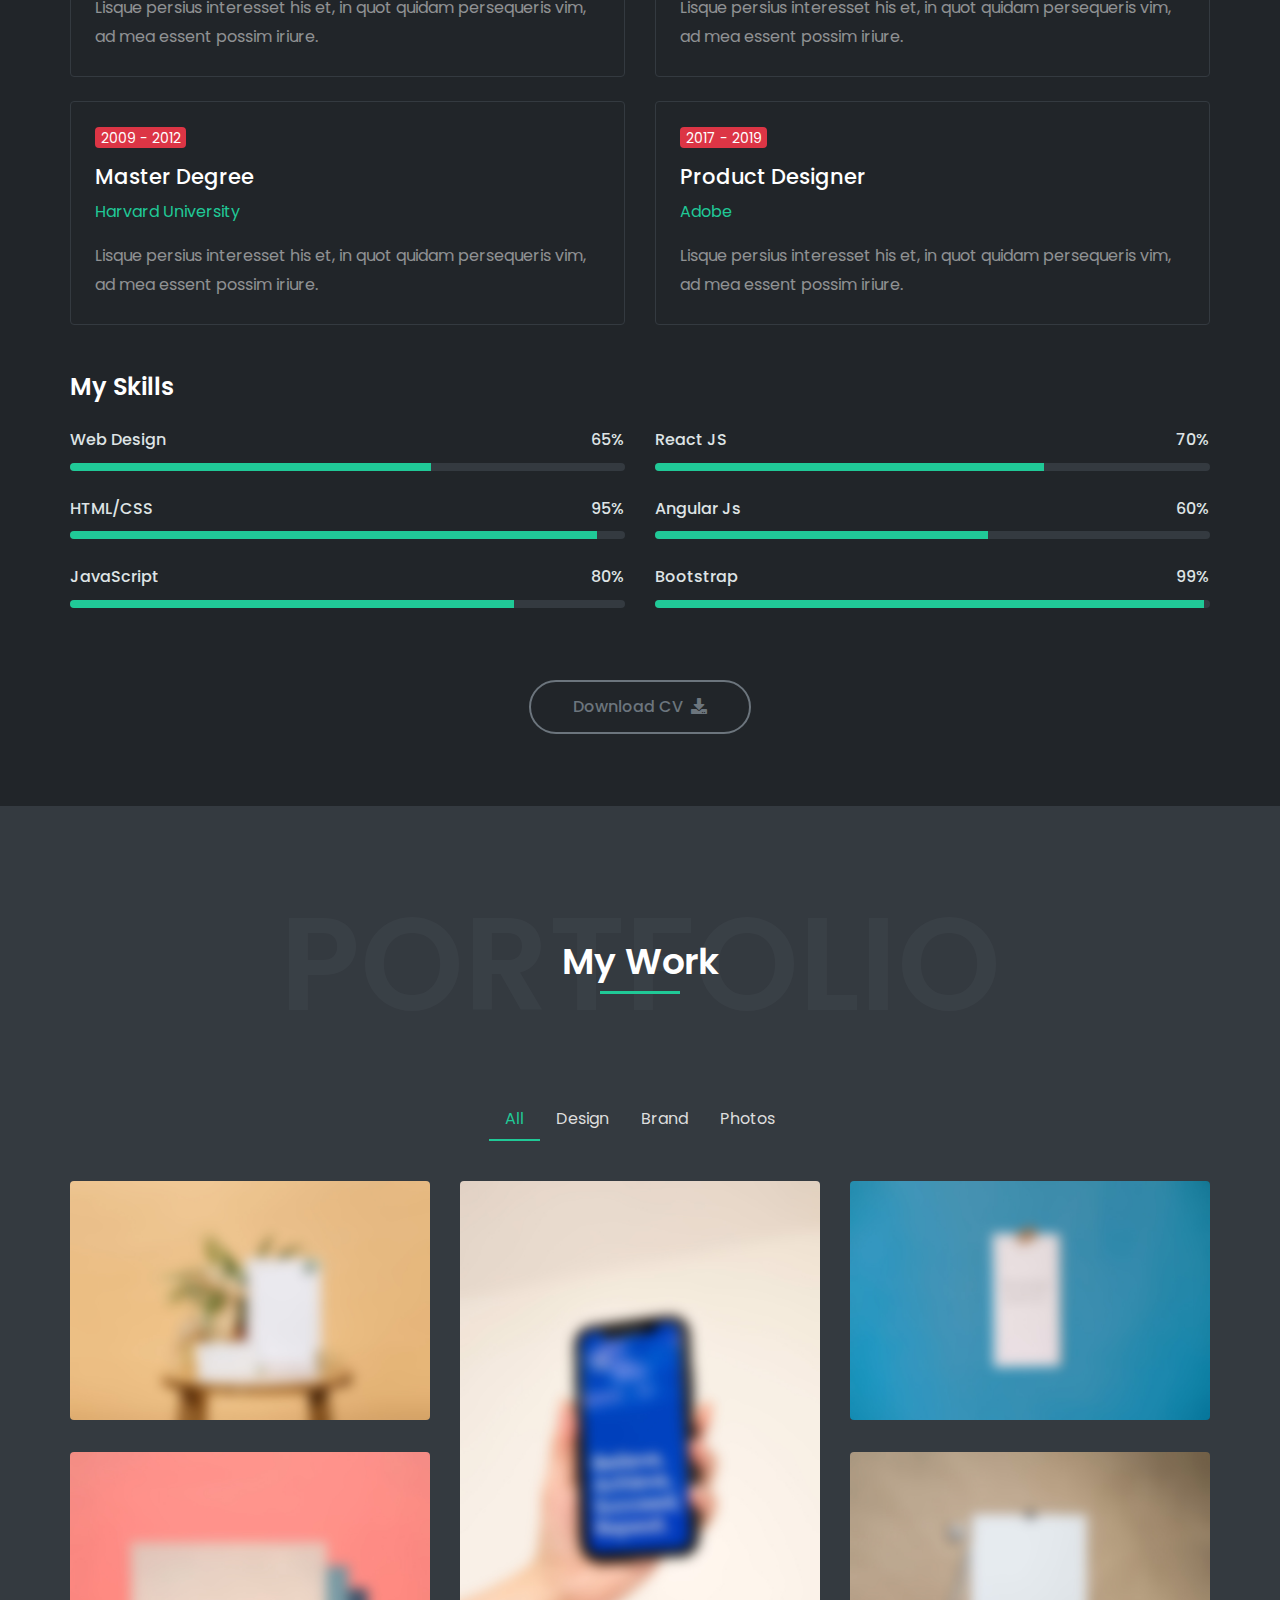
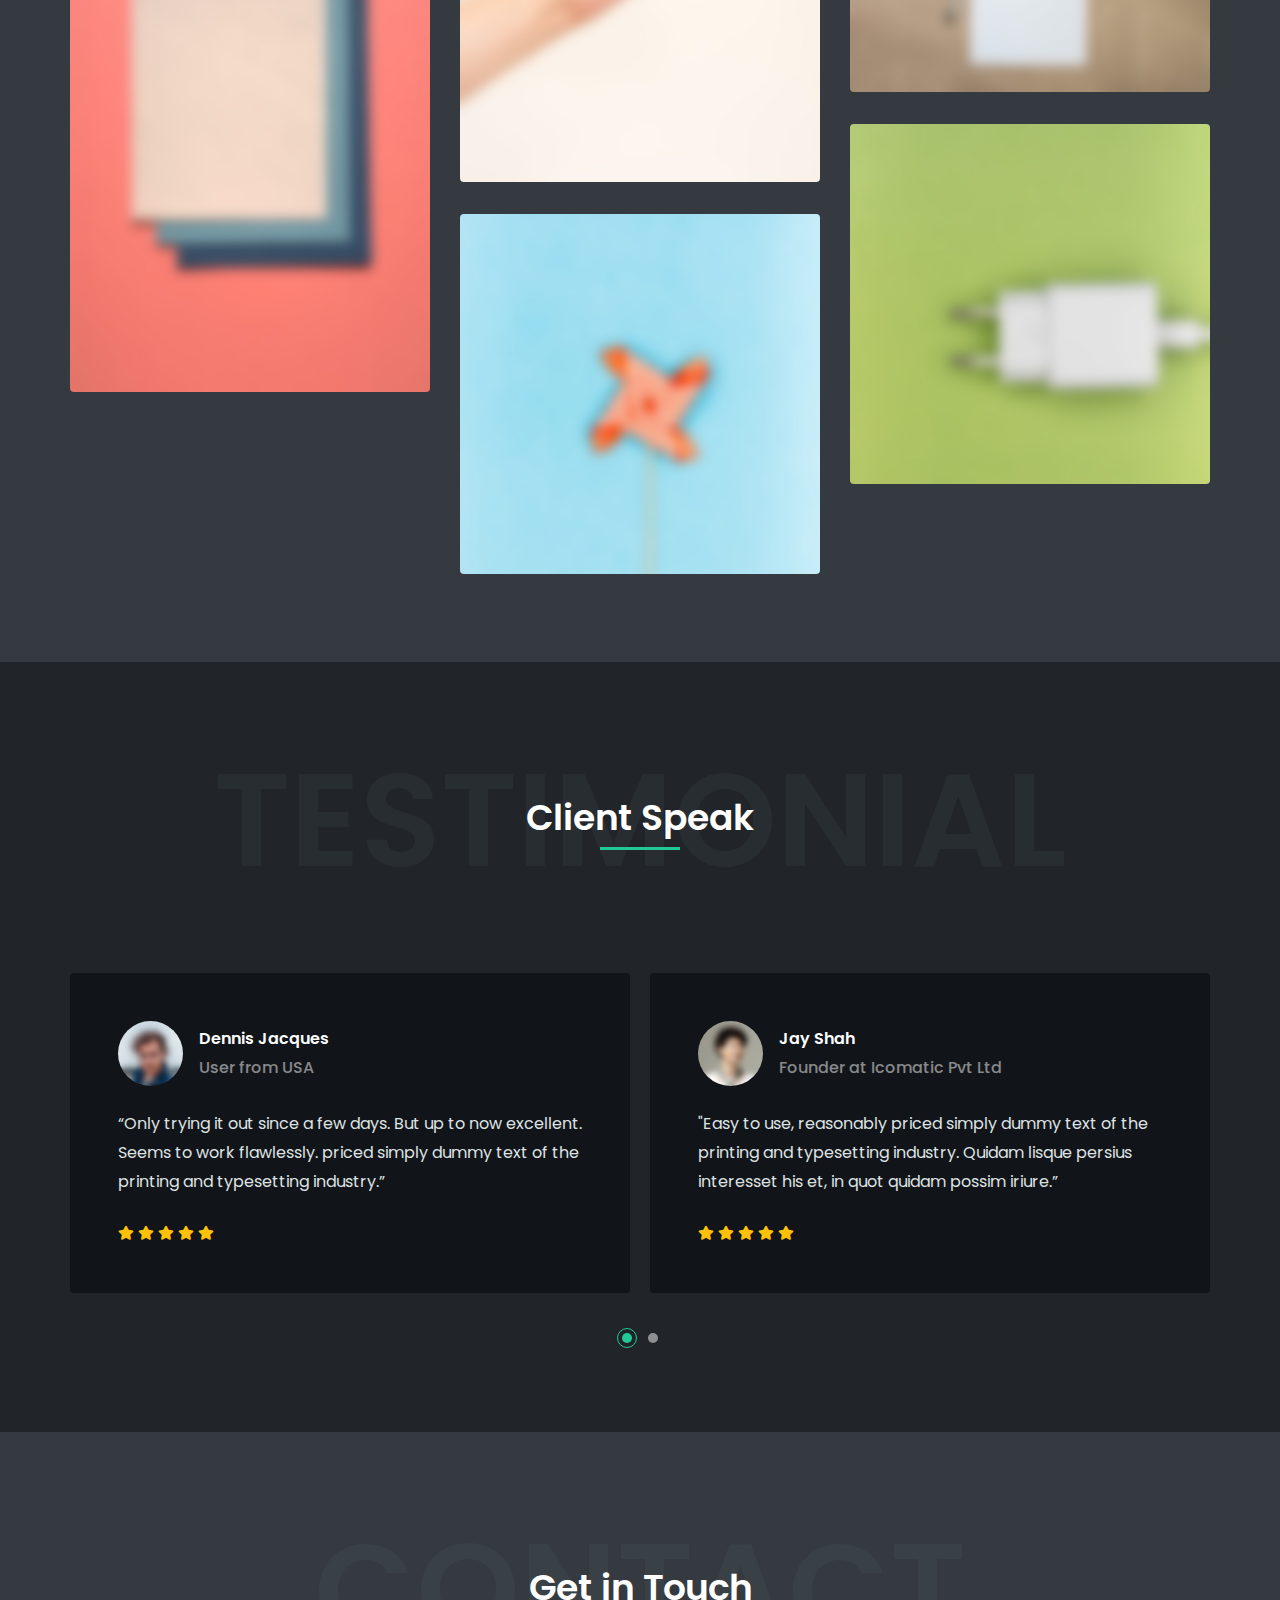
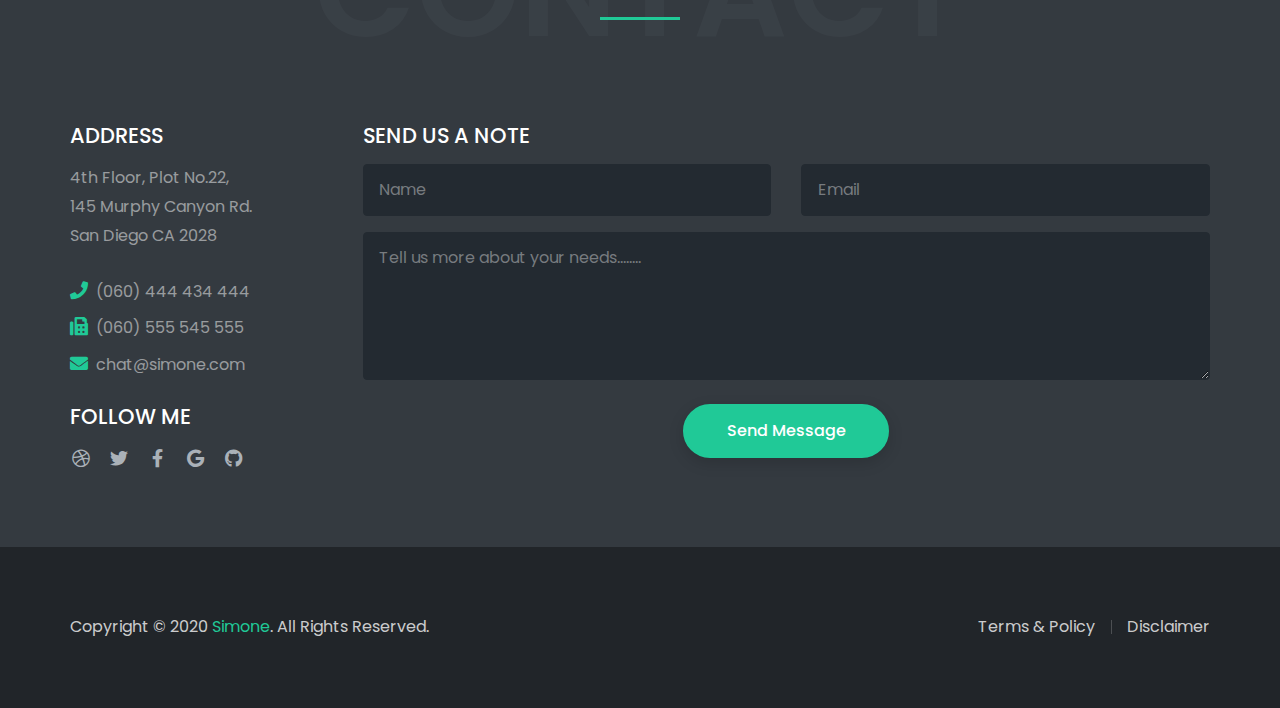
<file: HTML/index-video-youtube-dark-classic-header.html>
<!DOCTYPE html>
<html lang="en">
<head>
<meta charset="UTF-8" />
<meta http-equiv="X-UA-Compatible" content="IE=edge">
<meta name="viewport" content="width=device-width, initial-scale=1, minimum-scale=1.0, shrink-to-fit=no">
<link href="images/favicon.png" rel="icon" />
<title>Simone - Personal Portfolio Template</title>
<meta name="description" content="Simone is responsive bootstrap 4 one page personal portfolio html template.">
<meta name="author" content="harnishdesign.net">

<!-- Web Fonts -->
<link rel='stylesheet' href='https://fonts.googleapis.com/css?family=Poppins:100,200,300,400,500,600,700,800,900' type='text/css'>

<!-- Stylesheet
============================== -->
<!-- Bootstrap -->
<link rel="stylesheet" type="text/css" href="vendor/bootstrap/css/bootstrap.min.css" />
<!-- Font Awesome Icon -->
<link rel="stylesheet" type="text/css" href="vendor/font-awesome/css/all.min.css" />
<!-- Owl Carousel -->
<link rel="stylesheet" type="text/css" href="vendor/owl.carousel/assets/owl.carousel.min.css" />
<!-- Magnific Popup -->
<link rel="stylesheet" type="text/css" href="vendor/magnific-popup/magnific-popup.min.css" />
<!-- Youtube Video Background -->
<link rel="stylesheet" type="text/css" href="vendor/jquery.mb.YTPlayer/css/jquery.mb.YTPlayer.min.css" />
<!-- Custom Stylesheet -->
<link rel="stylesheet" type="text/css" href="css/stylesheet.css" />
</head>

<body data-spy="scroll" data-target=".navbar" data-offset="70">

<!-- Preloader -->
<div class="preloader preloader-dark">
  <div class="lds-ellipsis">
    <div></div>
    <div></div>
    <div></div>
    <div></div>
  </div>
</div>
<!-- Preloader End --> 

<!-- Document Wrapper   
=============================== -->
<div id="main-wrapper"> 
  <!-- Header -->
  <header id="header" class="sticky-top-slide"> 
    <!-- Navbar -->
    <nav class="primary-menu navbar navbar-expand-lg navbar-text-light bg-transparent border-bottom-0">
      <div class="container-fluid position-relative">
        <div class="col-auto col-lg-2"> 
          <!-- Logo --> 
          <a class="logo" href="index.html" title="Simone"> <img src="images/logo-light.png" alt="Simone"/> </a> 
          <!-- Logo End --> 
        </div>
        <div class="col col-lg-8 navbar-accordion px-0">
          <button class="navbar-toggler ml-auto" type="button" data-toggle="collapse" data-target="#header-nav"><span></span><span></span><span></span></button>
          <div id="header-nav" class="collapse navbar-collapse justify-content-center">
            <ul class="navbar-nav">
              <li class="nav-item"><a class="nav-link smooth-scroll active" href="#home">Home</a></li>
            <li class="nav-item"><a class="nav-link smooth-scroll" 	href="#about">About</a></li>
            <li class="nav-item"><a class="nav-link smooth-scroll" href="#services">What I Do</a></li>
            <li class="nav-item"><a class="nav-link smooth-scroll" href="#resume">Resume</a></li>
            <li class="nav-item"><a class="nav-link smooth-scroll" href="#portfolio">Portfolio</a></li>
            <li class="nav-item"><a class="nav-link smooth-scroll" href="#testimonial">Client</a></li>
            <li class="nav-item"><a class="nav-link smooth-scroll" href="#contact">Contact</a></li>
            </ul>
          </div>
        </div>
        <div class="col-auto col-lg-2 d-flex justify-content-end pl-0 mr-n2">
          <ul class="social-icons social-icons-light mb-n1">
          <li class="social-icons-twitter"><a data-toggle="tooltip" href="http://www.twitter.com/" target="_blank" title="" data-original-title="Twitter"><i class="fab fa-twitter"></i></a></li>
		  <li class="social-icons-facebook"><a data-toggle="tooltip" href="http://www.facebook.com/" target="_blank" title="" data-original-title="Facebook"><i class="fab fa-facebook-f"></i></a></li>
          <li class="social-icons-dribbble"><a data-toggle="tooltip" href="http://www.dribbble.com/" target="_blank" title="" data-original-title="Dribbble"><i class="fab fa-dribbble"></i></a></li>
          </ul>
        </div>
      </div>
    </nav>
    <!-- Navbar End --> 
  </header>
  <!-- Header End -->
  
  <!-- Content
  ============================================= -->
  <div id="content" role="main"> 
    
    <!-- Intro
    ============================================= -->
    <section id="home">
      <div class="hero-wrap">
        <div class="hero-mask opacity-8 bg-dark"></div>
        <div class="player" data-property="{videoURL:'https://youtu.be/PMNnEEEacCg',containment:'#home', showControls:false, autoPlay:true, loop:true, mute:true, startAt:0, opacity:1}"></div>
        <div class="hero-content section d-flex fullscreen">
          <div class="container my-auto">
            <div class="row">
              <div class="col-12 text-center">
                <div class="typed-strings">
                  <p>I'm Simone Olivia</p>
                  <p>I'm a Freelancer.</p>
                  <p>I'm a Photographer.</p>
                  <p>I'm a Designer.</p>
                </div>
                <p class="text-7 font-weight-500 text-white mb-2 mb-md-3">Welcome</p>
                <h2 class="text-16 font-weight-600 text-white mb-2 mb-md-3"><span class="typed"></span></h2>
                <p class="text-5 text-light mb-4">based in Los Angeles, California.</p>
				<a href="#contact" class="btn btn-primary rounded-pill shadow-none smooth-scroll mt-2">Hire Me</a>
              </div>
            </div>
          </div>
          <a href="#about" class="scroll-down-arrow text-white smooth-scroll"><span class="animated"><i class="fa fa-chevron-down"></i></span></a> </div>
      </div>
    </section>
    <!-- Intro end --> 
    
    <!-- About
    ============================================= -->
    <section id="about" class="section bg-dark-1">
      <div class="container"> 
        <!-- Heading -->
        <div class="position-relative d-flex text-center mb-5">
          <h2 class="text-24 text-muted opacity-1 text-uppercase font-weight-600 w-100 mb-0">About Me</h2>
          <p class="text-9 text-white font-weight-600 position-absolute w-100 align-self-center line-height-4 mb-0">Know Me More<span class="heading-separator-line border-bottom border-3 border-primary position-abolute d-block mx-auto"></span> </p>
        </div>
        <!-- Heading end-->
        
        <div class="row">
          <div class="col-lg-8 text-center text-lg-left">
            <h2 class="text-7 text-white font-weight-600 mb-3">I'm <span class="text-primary">Simone Olivia,</span> a Web Developer</h2>
            <p class="text-white-50">I help you build brand for your business at an affordable price. Thousands of clients have procured exceptional results while working with our dedicated team. when an unknown printer took a galley of type and scrambled it to make a type specimen book.</p>
            <p class="text-white-50">Delivering work within time and budget which meets client’s requirements is our moto. Lisque persius interesset his et, in quot quidam persequeris vim, ad mea essent possim iriure. Lorem Ipsum has been the industry's standard dummy text ever when an unknown printer took a galley. Lisque persius interesset in quot quidam possim iriure.</p>
          </div>
          <div class="col-lg-4 mt-5 mt-lg-0">
            <div class="pl-4">
              <ul class="list-style-2 list-style-light text-light">
                <li><span class="font-weight-600 mr-2">Name:</span>Simone Olivia</li>
                <li><span class="font-weight-600 mr-2">Email:</span><a href="mailto:chat@simone.com">chat@simone.com</a></li>
                <li><span class="font-weight-600 mr-2">Age:</span>28</li>
                <li class="border-0"><span class="font-weight-600 mr-2">From:</span>Los Angeles, California</li>
              </ul>
              <a href="#" class="btn btn-primary rounded-pill smooth-scroll">Download CV</a> </div>
          </div>
        </div>
        <div class="brands-grid separator-border separator-border-light mt-5">
          <div class="row">
            <div class="col-6 col-md-3">
              <div class="featured-box text-center">
                <h4 class="text-12 text-white-50 mb-0"><span class="counter" data-from="0" data-to="10">10</span>+</h4>
                <p class="text-light mb-0">Years Experiance</p>
              </div>
            </div>
            <div class="col-6 col-md-3">
              <div class="featured-box text-center">
                <h4 class="text-12 text-white-50 mb-0"><span class="counter" data-from="0" data-to="250">250</span>+</h4>
                <p class="text-light mb-0">Happy Clients</p>
              </div>
            </div>
            <div class="col-6 col-md-3">
              <div class="featured-box text-center">
                <h4 class="text-12 text-white-50 mb-0"><span class="counter" data-from="0" data-to="650">650</span>+</h4>
                <p class="text-light mb-0">Projects Done</p>
              </div>
            </div>
            <div class="col-6 col-md-3">
              <div class="featured-box text-center">
                <h4 class="text-12 text-white-50 mb-0"><span class="counter" data-from="0" data-to="38">20</span></h4>
                <p class="text-light mb-0">Get Awards</p>
              </div>
            </div>
          </div>
        </div>
      </div>
    </section>
    <!-- About end --> 
    
    <!-- Services
    ============================================= -->
    <section id="services" class="section bg-dark-2">
      <div class="container"> 
        <!-- Heading -->
        <div class="position-relative d-flex text-center mb-5">
          <h2 class="text-24 text-muted opacity-1 text-uppercase font-weight-600 w-100 mb-0">Services</h2>
          <p class="text-9 text-white font-weight-600 position-absolute w-100 align-self-center line-height-4 mb-0">What I Do?<span class="heading-separator-line border-bottom border-3 border-primary position-abolute d-block mx-auto"></span> </p>
        </div>
        <!-- Heading end-->
        
        <div class="row">
          <div class="col-lg-11 mx-auto">
            <div class="row">
              <div class="col-md-6">
                <div class="featured-box style-3 mb-5">
                  <div class="featured-box-icon text-primary bg-dark-1 shadow-sm rounded"> <i class="fas fa-palette"></i> </div>
                  <h3 class="text-white">Graphic Design</h3>
                  <p class="text-white-50 mb-0">Lisque persius interesset his et, in quot quidam persequeris vim, ad mea essent possim iriure.</p>
                </div>
              </div>
              <div class="col-md-6">
                <div class="featured-box style-3 mb-5">
                  <div class="featured-box-icon text-primary bg-dark-1 shadow-sm rounded"> <i class="fas fa-desktop"></i></div>
                  <h3 class="text-white">Web Design</h3>
                  <p class="text-white-50 mb-0">Lisque persius interesset his et, in quot quidam persequeris vim, ad mea essent possim iriure.</p>
                </div>
              </div>
              <div class="col-md-6">
                <div class="featured-box style-3 mb-5">
                  <div class="featured-box-icon text-primary bg-dark-1 shadow-sm rounded"> <i class="fas fa-pencil-ruler"></i> </div>
                  <h3 class="text-white">UI/UX Design</h3>
                  <p class="text-white-50 mb-0">Lisque persius interesset his et, in quot quidam persequeris vim, ad mea essent possim iriure.</p>
                </div>
              </div>
              <div class="col-md-6">
                <div class="featured-box style-3 mb-5">
                  <div class="featured-box-icon text-primary bg-dark-1 shadow-sm rounded"> <i class="fas fa-paint-brush"></i> </div>
                  <h3 class="text-white">App Design &amp; Develop</h3>
                  <p class="text-white-50 mb-0">Lisque persius interesset his et, in quot quidam persequeris vim, ad mea essent possim iriure.</p>
                </div>
              </div>
              <div class="col-md-6">
                <div class="featured-box style-3 mb-5 mb-md-0">
                  <div class="featured-box-icon text-primary bg-dark-1 shadow-sm rounded"> <i class="fas fa-chart-area"></i> </div>
                  <h3 class="text-white">Business Analysis</h3>
                  <p class="text-white-50 mb-0">Lisque persius interesset his et, in quot quidam persequeris vim, ad mea essent possim iriure.</p>
                </div>
              </div>
              <div class="col-md-6">
                <div class="featured-box style-3 mb-0">
                  <div class="featured-box-icon text-primary bg-dark-1 shadow-sm rounded"> <i class="fas fa-bullhorn"></i> </div>
                  <h3 class="text-white">SEO Marketing</h3>
                  <p class="text-white-50 mb-0">Lisque persius interesset his et, in quot quidam persequeris vim, ad mea essent possim iriure.</p>
                </div>
              </div>
            </div>
          </div>
        </div>
      </div>
    </section>
    <!-- Services end --> 
    
    <!-- Resume
    ============================================= -->
    <section id="resume" class="section bg-dark-1">
      <div class="container"> 
        <!-- Heading -->
        <div class="position-relative d-flex text-center mb-5">
          <h2 class="text-24 text-muted opacity-1 text-uppercase font-weight-600 w-100 mb-0">Summary</h2>
          <p class="text-9 text-white font-weight-600 position-absolute w-100 align-self-center line-height-4 mb-0">Resume<span class="heading-separator-line border-bottom border-3 border-primary position-abolute d-block mx-auto"></span> </p>
        </div>
        <!-- Heading end-->
        
        <div class="row"> 
          <!-- My Education -->
          <div class="col-md-6">
            <h2 class="text-6 text-white font-weight-600 mb-4">My Education</h2>
            <div class="border border-dark rounded p-4 mb-4">
              <p class="badge badge-danger text-2 font-weight-400">2000 - 2004</p>
              <h3 class="text-5 text-white">Computer Science</h3>
              <p class="text-primary">International University</p>
              <p class="text-white-50 mb-0">Lisque persius interesset his et, in quot quidam persequeris vim, ad mea essent possim iriure.</p>
            </div>
            <div class="border border-dark rounded p-4 mb-4">
              <p class="badge badge-danger text-2 font-weight-400">2005 - 2008</p>
              <h3 class="text-5 text-white">Bachelor Degree</h3>
              <p class="text-primary">University of California</p>
              <p class="text-white-50 mb-0">Lisque persius interesset his et, in quot quidam persequeris vim, ad mea essent possim iriure.</p>
            </div>
            <div class="border border-dark rounded p-4 mb-4">
              <p class="badge badge-danger text-2 font-weight-400">2009 - 2012</p>
              <h3 class="text-5 text-white">Master Degree</h3>
              <p class="text-primary">Harvard University</p>
              <p class="text-white-50 mb-0">Lisque persius interesset his et, in quot quidam persequeris vim, ad mea essent possim iriure.</p>
            </div>
          </div>
          
          <!-- My Experience -->
          <div class="col-md-6">
            <h2 class="text-6 text-white font-weight-600 mb-4">My Experience</h2>
            <div class="border border-dark rounded p-4 mb-4">
              <p class="badge badge-danger text-2 font-weight-400">2012 - 2013</p>
              <h3 class="text-5 text-white">Jr. UI UX Designer</h3>
              <p class="text-primary">Themeforest</p>
              <p class="text-white-50 mb-0">Lisque persius interesset his et, in quot quidam persequeris vim, ad mea essent possim iriure.</p>
            </div>
            <div class="border border-dark rounded p-4 mb-4">
              <p class="badge badge-danger text-2 font-weight-400">2014 - 2016</p>
              <h3 class="text-5 text-white">Jr. Product Designer</h3>
              <p class="text-primary">Dribbble</p>
              <p class="text-white-50 mb-0">Lisque persius interesset his et, in quot quidam persequeris vim, ad mea essent possim iriure.</p>
            </div>
            <div class="border border-dark rounded p-4 mb-4">
              <p class="badge badge-danger text-2 font-weight-400">2017 - 2019</p>
              <h3 class="text-5 text-white">Product Designer</h3>
              <p class="text-primary">Adobe</p>
              <p class="text-white-50 mb-0">Lisque persius interesset his et, in quot quidam persequeris vim, ad mea essent possim iriure.</p>
            </div>
          </div>
        </div>
        <!-- My Skills -->
		<h2 class="text-6 text-white font-weight-600 mt-4 mb-4">My Skills</h2>
        <div class="row">
          <div class="col-md-6">
            <p class="text-light font-weight-500 text-left mb-2">Web Design <span class="float-right">65%</span></p>
            <div class="progress progress-sm bg-dark-2 mb-4">
              <div class="progress-bar" role="progressbar" style="width: 65%" aria-valuenow="65" aria-valuemin="0" aria-valuemax="100"></div>
            </div>
            <p class="text-light font-weight-500 text-left mb-2">HTML/CSS <span class="float-right">95%</span></p>
            <div class="progress progress-sm bg-dark-2 mb-4">
              <div class="progress-bar" role="progressbar" style="width: 95%" aria-valuenow="95" aria-valuemin="0" aria-valuemax="100"></div>
            </div>
            <p class="text-light font-weight-500 text-left mb-2">JavaScript <span class="float-right">80%</span></p>
            <div class="progress progress-sm bg-dark-2 mb-4">
              <div class="progress-bar" role="progressbar" style="width: 80%" aria-valuenow="80" aria-valuemin="0" aria-valuemax="100"></div>
            </div>
          </div>
          <div class="col-md-6">
            <p class="text-light font-weight-500 text-left mb-2">React JS <span class="float-right">70%</span></p>
            <div class="progress progress-sm bg-dark-2 mb-4">
              <div class="progress-bar" role="progressbar" style="width: 70%" aria-valuenow="70" aria-valuemin="0" aria-valuemax="100"></div>
            </div>
            <p class="text-light font-weight-500 text-left mb-2">Angular Js <span class="float-right">60%</span></p>
            <div class="progress progress-sm bg-dark-2 mb-4">
              <div class="progress-bar" role="progressbar" style="width: 60%" aria-valuenow="60" aria-valuemin="0" aria-valuemax="100"></div>
            </div>
            <p class="text-light font-weight-500 text-left mb-2">Bootstrap <span class="float-right">99%</span></p>
            <div class="progress progress-sm bg-dark-2 mb-4">
              <div class="progress-bar" role="progressbar" style="width: 99%" aria-valuenow="99" aria-valuemin="0" aria-valuemax="100"></div>
            </div>
          </div>
        </div>
        <div class="text-center mt-5"><a href="#" class="btn btn-outline-secondary rounded-pill shadow-none">Download CV <span class="ml-1"><i class="fas fa-download"></i></span></a></div>
      </div>
    </section>
    <!-- Resume end -->  
    
    <!-- Portfolio
    ============================================= -->
    <section id="portfolio" class="section bg-dark-2">
      <div class="container"> 
        <!-- Heading -->
        <div class="position-relative d-flex text-center mb-5">
          <h2 class="text-24 text-muted opacity-1 text-uppercase font-weight-600 w-100 mb-0">Portfolio</h2>
          <p class="text-9 text-white font-weight-600 position-absolute w-100 align-self-center line-height-4 mb-0">My Work<span class="heading-separator-line border-bottom border-3 border-primary position-abolute d-block mx-auto"></span> </p>
        </div>
        <!-- Heading end--> 
        
        <!-- Filter Menu -->
        <ul class="portfolio-menu nav nav-tabs nav-light justify-content-center border-bottom-0 mb-4">
          <li class="nav-item"> <a data-filter="*" class="nav-link active" href="">All</a></li>
          <li class="nav-item"> <a data-filter=".design" href="" class="nav-link">Design</a></li>
          <li class="nav-item"> <a data-filter=".brand" href="" class="nav-link">Brand</a></li>
          <li class="nav-item"> <a data-filter=".photos" href="" class="nav-link">Photos</a></li>
        </ul>
        <!-- Filter Menu end -->
        <div class="portfolio popup-ajax-gallery">
          <div class="row portfolio-filter">
            <div class="col-sm-6 col-lg-4 brand">
              <div class="portfolio-box rounded my-3">
                <div class="portfolio-img rounded"> <img class="img-fluid d-block" src="images/projects/project-1.jpg" alt="">
                  <div class="portfolio-overlay"> <a class="popup-ajax stretched-link" href="ajax/portfolio-ajax-project-dark-1.html"></a>
                    <div class="portfolio-overlay-details">
                      <h5 class="text-white font-weight-400">Project Title</h5>
                      <span class="text-light">Category</span> </div>
                  </div>
                </div>
              </div>
            </div>
            <div class="col-sm-6 col-lg-4 design">
              <div class="portfolio-box rounded my-3">
                <div class="portfolio-img rounded"> <img class="img-fluid d-block" src="images/projects/project-2.jpg" alt="">
                  <div class="portfolio-overlay"> <a class="popup-ajax stretched-link" href="ajax/portfolio-ajax-project-dark-2.html"></a>
                    <div class="portfolio-overlay-details">
                      <h5 class="text-white font-weight-400">Project Title</h5>
                      <span class="text-light">Category</span> </div>
                  </div>
                </div>
              </div>
            </div>
            <div class="col-sm-6 col-lg-4 artwork photos">
              <div class="portfolio-box rounded my-3">
                <div class="portfolio-img rounded"> <img class="img-fluid d-block" src="images/projects/project-3.jpg" alt="">
                  <div class="portfolio-overlay"> <a class="popup-ajax stretched-link" href="ajax/portfolio-ajax-project-dark-3.html"></a>
                    <div class="portfolio-overlay-details">
                      <h5 class="text-white font-weight-400">Project Title</h5>
                      <span class="text-light">Category</span> </div>
                  </div>
                </div>
              </div>
            </div>
            <div class="col-sm-6 col-lg-4 artwork brand photos">
              <div class="portfolio-box rounded my-3">
                <div class="portfolio-img rounded"> <img class="img-fluid d-block" src="images/projects/project-4.jpg" alt="">
                  <div class="portfolio-overlay"> <a class="popup-ajax stretched-link" href="ajax/portfolio-ajax-project-dark-4.html"></a>
                    <div class="portfolio-overlay-details">
                      <h5 class="text-white font-weight-400">Project Title</h5>
                      <span class="text-light">Category</span> </div>
                  </div>
                </div>
              </div>
            </div>
            <div class="col-sm-6 col-lg-4 design">
              <div class="portfolio-box rounded my-3">
                <div class="portfolio-img rounded"> <img class="img-fluid d-block" src="images/projects/project-5.jpg" alt="">
                  <div class="portfolio-overlay"> <a class="popup-ajax stretched-link" href="ajax/portfolio-ajax-project-dark-5.html"></a>
                    <div class="portfolio-overlay-details">
                      <h5 class="text-white font-weight-400">Project Title</h5>
                      <span class="text-light">Category</span> </div>
                  </div>
                </div>
              </div>
            </div>
            <div class="col-sm-6 col-lg-4 brand">
              <div class="portfolio-box rounded my-3">
                <div class="portfolio-img rounded"> <img class="img-fluid d-block" src="images/projects/project-6.jpg" alt="">
                  <div class="portfolio-overlay"> <a class="popup-ajax stretched-link" href="ajax/portfolio-ajax-project-dark-6.html"></a>
                    <div class="portfolio-overlay-details">
                      <h5 class="text-white font-weight-400">Project Title</h5>
                      <span class="text-light">Category</span> </div>
                  </div>
                </div>
              </div>
            </div>
            <div class="col-sm-6 col-lg-4 design photos">
              <div class="portfolio-box rounded my-3">
                <div class="portfolio-img rounded"> <img class="img-fluid d-block" src="images/projects/project-7.jpg" alt="">
                  <div class="portfolio-overlay"> <a class="popup-ajax stretched-link" href="ajax/portfolio-ajax-project-dark-7.html"></a>
                    <div class="portfolio-overlay-details">
                      <h5 class="text-white font-weight-400">Project Title</h5>
                      <span class="text-light">Category</span> </div>
                  </div>
                </div>
              </div>
            </div>
          </div>
        </div>
      </div>
    </section>
    <!-- Portfolio end --> 
    
    <!-- Testimonial
    ============================================= -->
    <section id="testimonial" class="section bg-dark-1">
      <div class="container"> 
        <!-- Heading -->
        <div class="position-relative d-flex text-center mb-5">
          <h2 class="text-24 text-muted opacity-1 text-uppercase font-weight-600 w-100 mb-0">Testimonial</h2>
          <p class="text-9 text-white font-weight-600 position-absolute w-100 align-self-center line-height-4 mb-0">Client Speak<span class="heading-separator-line border-bottom border-3 border-primary position-abolute d-block mx-auto"></span> </p>
        </div>
        <!-- Heading end-->
        
        <div class="owl-carousel owl-light owl-theme" data-loop="true" data-nav="false" data-autoplay="false"  data-margin="20" data-stagepadding="0" data-slideby="1" data-items-xs="1" data-items-sm="1" data-items-md="1" data-items-lg="2">
          <div class="item">
            <div class="bg-dark rounded p-5">
              <div class="d-flex align-items-center mt-auto mb-4"> <img class="img-fluid rounded-circle d-inline-block w-auto" src="images/testimonial/client-sm-3.jpg" alt="">
                <p class="ml-3 mb-0"><strong class="d-block text-white font-weight-600">Dennis Jacques</strong> <span class="text-white-50 font-weight-500">User from USA</span></p>
              </div>
              <p class="text-light mb-4">“Only trying it out since a few days. But up to now excellent. Seems to work flawlessly. priced simply dummy text of the printing and typesetting industry.”</p>
              <span class="text-2"> <i class="fas fa-star text-warning"></i> <i class="fas fa-star text-warning"></i> <i class="fas fa-star text-warning"></i> <i class="fas fa-star text-warning"></i> <i class="fas fa-star text-warning"></i> </span> </div>
          </div>
          <div class="item">
            <div class="bg-dark rounded p-5">
              <div class="d-flex align-items-center mt-auto mb-4"> <img class="img-fluid rounded-circle d-inline-block w-auto" src="images/testimonial/client-sm-1.jpg" alt="">
                <p class="ml-3 mb-0"><strong class="d-block text-white font-weight-600">Jay Shah</strong> <span class="text-white-50 font-weight-500">Founder at Icomatic Pvt Ltd</span></p>
              </div>
              <p class="text-light mb-4">"Easy to use, reasonably priced simply dummy text of the printing and typesetting industry. Quidam lisque persius interesset his et, in quot quidam possim iriure.”</p>
              <span class="text-2"> <i class="fas fa-star text-warning"></i> <i class="fas fa-star text-warning"></i> <i class="fas fa-star text-warning"></i> <i class="fas fa-star text-warning"></i> <i class="fas fa-star text-warning"></i> </span> </div>
          </div>
          <div class="item">
            <div class="bg-dark rounded p-5">
              <div class="d-flex align-items-center mt-auto mb-4"> <img class="img-fluid rounded-circle d-inline-block w-auto" src="images/testimonial/client-sm-2.jpg" alt="">
                <p class="ml-3 mb-0"><strong class="d-block text-white font-weight-600">Patrick Cary</strong> <span class="text-white-50 font-weight-500">Freelancer from USA</span></p>
              </div>
              <p class="text-light mb-4">“I am happy Working with printing and typesetting industry. Quidam lisque persius interesset his et, in quot quidam persequeris essent possim iriure.”</p>
              <span class="text-2"> <i class="fas fa-star text-warning"></i> <i class="fas fa-star text-warning"></i> <i class="fas fa-star text-warning"></i> <i class="fas fa-star text-warning"></i> <i class="fas fa-star text-warning"></i> </span> </div>
          </div>
          <div class="item">
            <div class="bg-dark rounded p-5">
              <div class="d-flex align-items-center mt-auto mb-4"> <img class="img-fluid rounded-circle d-inline-block w-auto" src="images/testimonial/client-sm-4.jpg" alt="">
                <p class="ml-3 mb-0"><strong class="d-block text-white font-weight-600">Chris Tom</strong> <span class="text-white-50 font-weight-500">User from UK</span></p>
              </div>
              <p class="text-light mb-4">“I have used them twice now. Good rates, very efficient service and priced simply dummy text of the printing and typesetting industry quidam interesset his et. Excellent.”</p>
              <span class="text-2"> <i class="fas fa-star text-warning"></i> <i class="fas fa-star text-warning"></i> <i class="fas fa-star text-warning"></i> <i class="fas fa-star text-warning"></i> <i class="fas fa-star text-warning"></i> </span> </div>
          </div>
        </div>
      </div>
    </section>
    <!-- Testimonial end --> 
    
    <!-- Contact Me
    ============================================= -->
    <section id="contact" class="section bg-dark-2">
      <div class="container"> 
        <!-- Heading -->
        <div class="position-relative d-flex text-center mb-5">
          <h2 class="text-24 text-muted opacity-1 text-uppercase font-weight-600 w-100 mb-0">Contact</h2>
          <p class="text-9 text-white font-weight-600 position-absolute w-100 align-self-center line-height-4 mb-0">Get in Touch<span class="heading-separator-line border-bottom border-3 border-primary position-abolute d-block mx-auto"></span> </p>
        </div>
        <!-- Heading end-->
        <div class="row">
          <div class="col-md-4 col-xl-3 order-1 order-md-0 text-center text-md-left mt-5 mt-md-0">
            <h2 class="mb-3 text-5 text-white text-uppercase">Address</h2>
            <p class="text-3 text-white-50 mb-4">4th Floor, Plot No.22,<br>
              145 Murphy Canyon Rd.<br>
              San Diego CA 2028 </p>
            <p class="text-3 text-white-50 mb-1"><span class="text-primary text-4 mr-2"><i class="fas fa-phone"></i></span>(060) 444 434 444</p>
            <p class="text-3 text-white-50 mb-1"><span class="text-primary text-4 mr-2"><i class="fas fa-fax"></i></span>(060) 555 545 555</p>
            <p class="text-3 text-white-50 mb-4"><span class="text-primary text-4 mr-2"><i class="fas fa-envelope"></i></span>chat@simone.com</p>
            <h2 class="mb-3 text-5 text-white text-uppercase">Follow Me</h2>
            <ul class="social-icons social-icons-muted ml-md-n2 justify-content-center justify-content-md-start">
              <li class="social-icons-dribbble"><a data-toggle="tooltip" href="http://www.dribbble.com/harnishdesign/" target="_blank" title="" data-original-title="Dribbble"><i class="fab fa-dribbble"></i></a></li>
              <li class="social-icons-twitter"><a data-toggle="tooltip" href="https://twitter.com/harnishdesign/" target="_blank" title="" data-original-title="Twitter"><i class="fab fa-twitter"></i></a></li>
              <li class="social-icons-facebook"><a data-toggle="tooltip" href="http://www.facebook.com/harnishdesign/" target="_blank" title="" data-original-title="Facebook"><i class="fab fa-facebook-f"></i></a></li>
              <li class="social-icons-google"><a data-toggle="tooltip" href="http://www.google.com/" target="_blank" title="" data-original-title="Google"><i class="fab fa-google"></i></a></li>
              <li class="social-icons-github"><a data-toggle="tooltip" href="http://www.github.com/" target="_blank" title="" data-original-title="GitHub"><i class="fab fa-github"></i></a></li>
            </ul>
          </div>
          <div class="col-md-8 col-xl-9 order-0 order-md-1">
            <h2 class="mb-3 text-5 text-white text-uppercase text-center text-md-left">Send us a note</h2>
			<form id="contact-form" class="form-dark" action="php/mail.php" method="post">
              <div class="row">
                <div class="col-xl-6">
                  <div class="form-group">
                    <input name="name" type="text" class="form-control" required placeholder="Name">
                  </div>
                </div>
                <div class="col-xl-6">
                  <div class="form-group">
                    <input name="email" type="email" class="form-control" required placeholder="Email">
                  </div>
                </div>
              </div>
              <div class="form-group">
                <textarea name="form-message" class="form-control" rows="5" required placeholder="Tell us more about your needs........"></textarea>
              </div>
              <p class="text-center mt-4 mb-0">
				<button id="submit-btn" class="btn btn-primary rounded-pill d-inline-flex" type="submit">Send Message</button>
              </p>
            </form>
          </div>
        </div>
		
      </div>
    </section>
    <!-- Contact Me end --> 
    
  </div>
  <!-- Content end --> 
  
  <!-- Footer
  ============================================= -->
  <footer id="footer" class="section footer-text-light bg-dark-1">
    <div class="container">
      <div class="row">
        <div class="col-lg-6 text-center text-lg-left">
          <p class="mb-3 mb-lg-0">Copyright © 2020 <a href="#">Simone</a>. All Rights Reserved.</p>
        </div>
        <div class="col-lg-6">
          <ul class="nav nav-separator nav-separator-light justify-content-center justify-content-lg-end">
            <li class="nav-item"> <a class="nav-link" data-toggle="modal" data-target="#terms-policy" href="#">Terms & Policy</a></li>
            <li class="nav-item"> <a class="nav-link" data-toggle="modal" data-target="#disclaimer" href="#">Disclaimer</a></li>
          </ul>
        </div>
      </div>
    </div>
  </footer>
  <!-- Footer end --> 
  
</div>
<!-- Document Wrapper end --> 

<!-- Back to Top
============================================= --> 
<a id="back-to-top" class="rounded-circle" data-toggle="tooltip" title="Back to Top" href="javascript:void(0)"><i class="fa fa-chevron-up"></i></a> 

<!-- Terms & Policy Modal
================================== -->
<div id="terms-policy" class="modal fade" role="dialog" aria-hidden="true">
  <div class="modal-dialog modal-lg modal-dialog-centered" role="document">
    <div class="modal-content bg-dark-2 text-light">
      <div class="modal-header border-secondary">
        <h5 class="modal-title text-white">Terms & Policy</h5>
        <button type="button" class="close font-weight-400 text-white" data-dismiss="modal" aria-label="Close"> <span aria-hidden="true">&times;</span> </button>
      </div>
      <div class="modal-body p-4">
        <p>Simply dummy text of the printing and typesetting industry. Lorem Ipsum has been the industry's standard dummy text ever since the 1500s, when an unknown printer took a galley of type and scrambled it to make a type specimen book. It has survived not only five centuries, but also the leap into electronic typesetting, remaining essentially unchanged.</p>
        <h3 class="text-white mb-3 mt-4 mt-4">Terms of Use</h3>
        <p>It has survived not only five centuries, but also the leap into electronic typesetting, remaining essentially unchanged. Simply dummy text of the printing and typesetting industry.</p>
        <h5 class="text-white text-4 mt-4">Part I – Information simone collects and controls</h5>
        <p>Lorem Ipsum has been the industry's standard dummy text ever since the 1500s, when an unknown printer took a galley of type and scrambled it to make a type specimen book.</p>
        <h5 class="text-white text-4 mt-4">Part II – Information that simone processes on your behalf</h5>
        <p>Lorem Ipsum has been the industry's standard dummy text ever since the 1500s, when an unknown printer took a galley of type and scrambled it to make a type specimen book.</p>
        <h5 class="text-white text-4 mt-4">Part III – General</h5>
        <p>It has survived not only five centuries, but also the leap into electronic typesetting, remaining essentially unchanged. Lorem Ipsum has been the industry's standard dummy text ever since the 1500s, when an unknown printer took a galley of type and scrambled it to make a type specimen book.</p>
        <h3 class="text-white mb-3 mt-4">Privacy Policy</h3>
        <p>Lorem Ipsum is simply dummy text of the printing and typesetting industry. Lorem Ipsum has been the industry's standard dummy text ever since the 1500s, when an unknown printer took a galley of type and scrambled it to make a type specimen book. </p>
        <ol class="line-height-5">
          <li>Lisque persius interesset his et, in quot quidam persequeris vim, ad mea essent possim iriure.</li>
          <li>Quidam lisque persius interesset his et, Lisque persius interesset his et, in quot quidam persequeris vim, ad mea essent possim iriure.</li>
          <li>In quot quidam persequeris vim, ad mea essent possim iriure. Quidam lisque persius interesset his et.</li>
          <li>Quidam lisque persius interesset his et, Lisque persius interesset his et.</li>
          <li>Interesset his et, Lisque persius interesset his et, in quot quidam persequeris vim, ad mea essent possim iriure.</li>
          <li>Persius interesset his et, Lisque persius interesset his et, in quot quidam persequeris vim, ad mea essent possim iriure.</li>
          <li>Quot quidam persequeris vim Quidam lisque persius interesset his et, Lisque persius interesset his et, in quot quidam persequeris vim, ad mea essent possim iriure.</li>
        </ol>
      </div>
    </div>
  </div>
</div>
<!-- Terms & Policy Modal End --> 

<!-- Disclaimer Modal
================================== -->
<div id="disclaimer" class="modal fade" role="dialog" aria-hidden="true">
  <div class="modal-dialog modal-lg modal-dialog-centered" role="document">
    <div class="modal-content bg-dark-2 text-light">
      <div class="modal-header border-secondary">
        <h5 class="modal-title text-white">Copyright & Disclaimer</h5>
        <button type="button" class="close font-weight-400 text-white" data-dismiss="modal" aria-label="Close"> <span aria-hidden="true">&times;</span> </button>
      </div>
      <div class="modal-body p-4">
        <p>Simply dummy text of the printing and typesetting industry. Lorem Ipsum has been the industry's standard dummy text ever since the 1500s, when an unknown printer took a galley of type and scrambled it to make a type specimen book. </p>
        <ul class="line-height-5">
          <li>Lisque persius interesset his et, in quot quidam persequeris vim, ad mea essent possim iriure.</li>
          <li>Quidam lisque persius interesset his et, Lisque persius interesset his et, in quot quidam persequeris vim, ad mea essent possim iriure.</li>
          <li>In quot quidam persequeris vim, ad mea essent possim iriure. Quidam lisque persius interesset his et.</li>
          <li>Quidam lisque persius interesset his et, Lisque persius interesset his et.</li>
          <li>Interesset his et, Lisque persius interesset his et, in quot quidam persequeris vim, ad mea essent possim iriure.</li>
          <li>Persius interesset his et, Lisque persius interesset his et, in quot quidam persequeris vim, ad mea essent possim iriure.</li>
          <li>Quot quidam persequeris vim Quidam lisque persius interesset his et, Lisque persius interesset his et, in quot quidam persequeris vim, ad mea essent possim iriure.</li>
        </ul>
      </div>
    </div>
  </div>
</div>
<!-- Disclaimer Modal End -->

<!-- JavaScript --> 
<script src="vendor/jquery/jquery.min.js"></script> 
<script src="vendor/bootstrap/js/bootstrap.bundle.min.js"></script> 
<!-- Easing --> 
<script src="vendor/jquery.easing/jquery.easing.min.js"></script> 
<!-- Appear --> 
<script src="vendor/jquery.appear/jquery.appear.min.js"></script> 
<!-- Counter --> 
<script src="vendor/jquery.countTo/jquery.countTo.min.js"></script> 
<!-- Parallax Bg --> 
<script src="vendor/parallaxie/parallaxie.min.js"></script> 
<!-- Typed --> 
<script src="vendor/typed/typed.min.js"></script> 
<!-- Youtube Video Background --> 
<script src="vendor/jquery.mb.YTPlayer/jquery.mb.YTPlayer.min.js"></script> 
<!-- Owl Carousel --> 
<script src="vendor/owl.carousel/owl.carousel.min.js"></script> 
<!-- isotope Portfolio Filter --> 
<script src="vendor/isotope/isotope.pkgd.min.js"></script> 
<!-- Magnific Popup --> 
<script src="vendor/magnific-popup/jquery.magnific-popup.min.js"></script> 
<!-- Custom Script --> 
<script src="js/theme.js"></script>
</body>
</html>
</file>
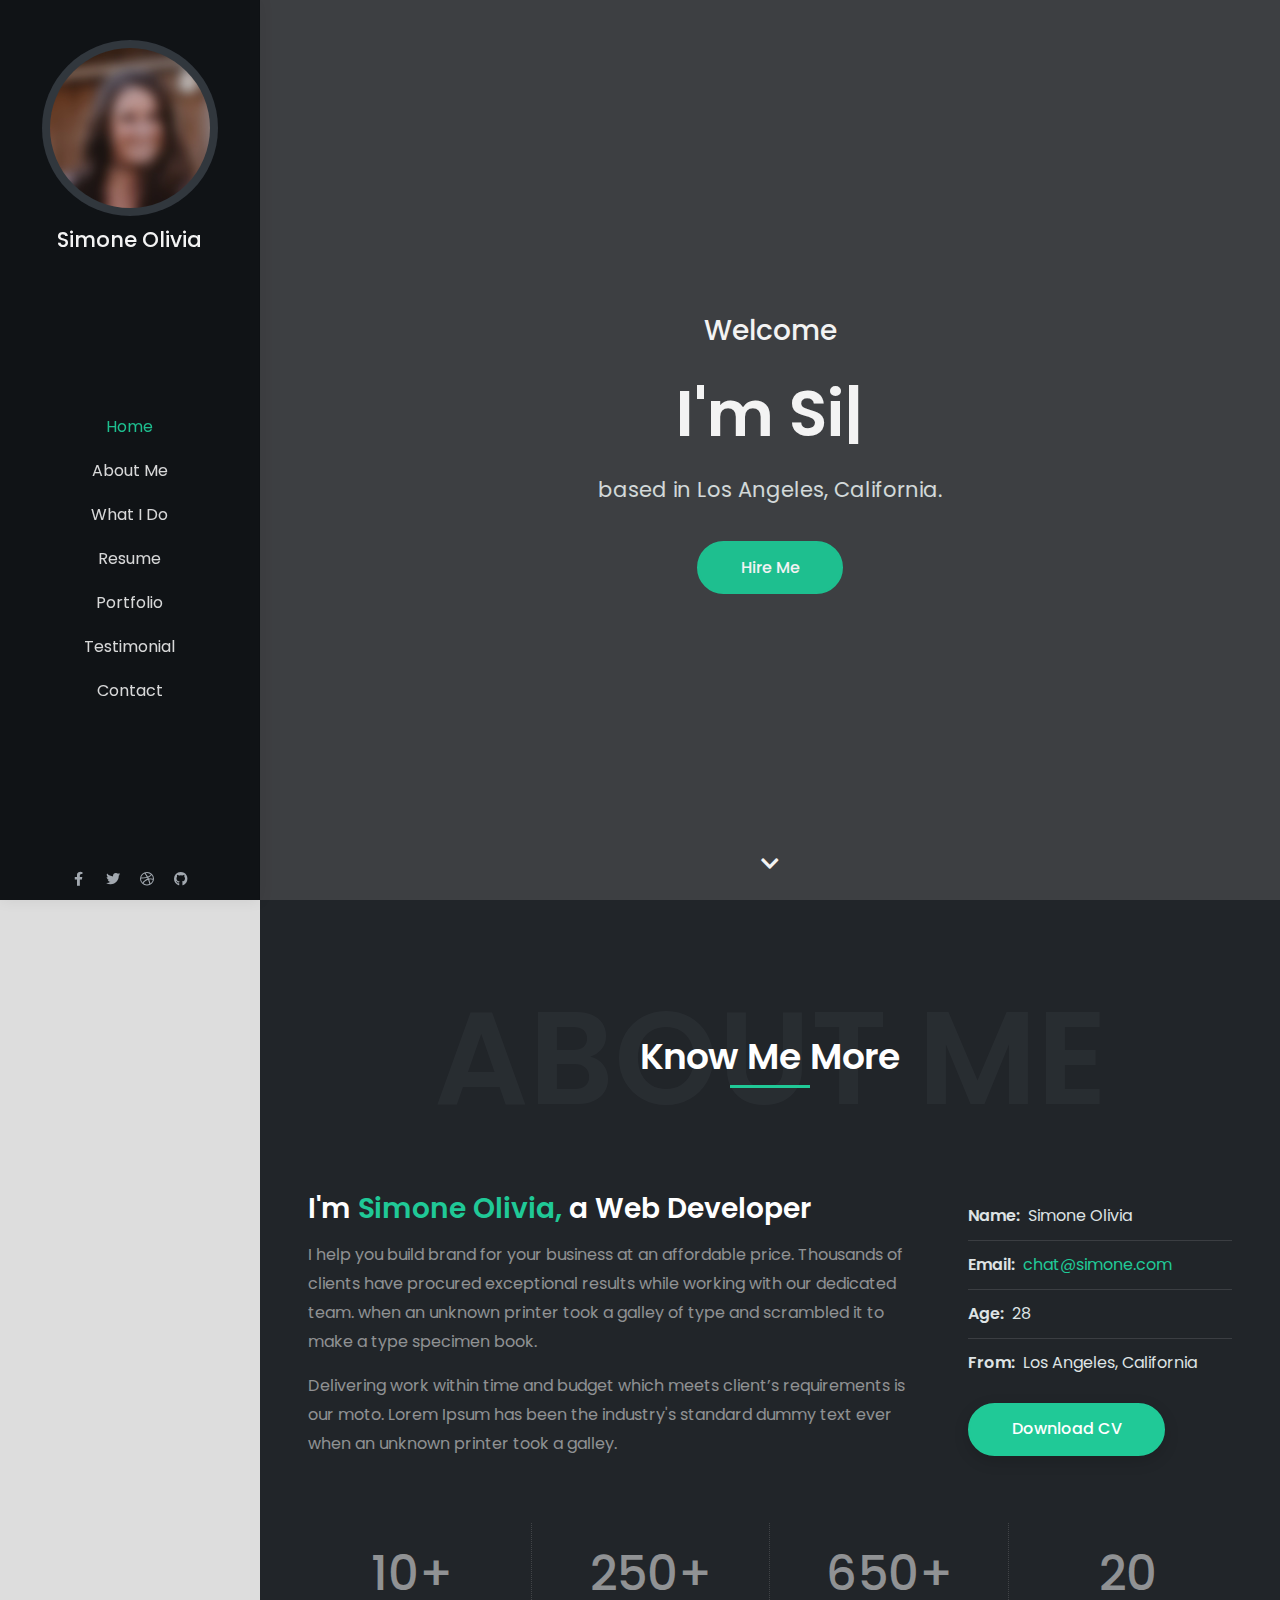
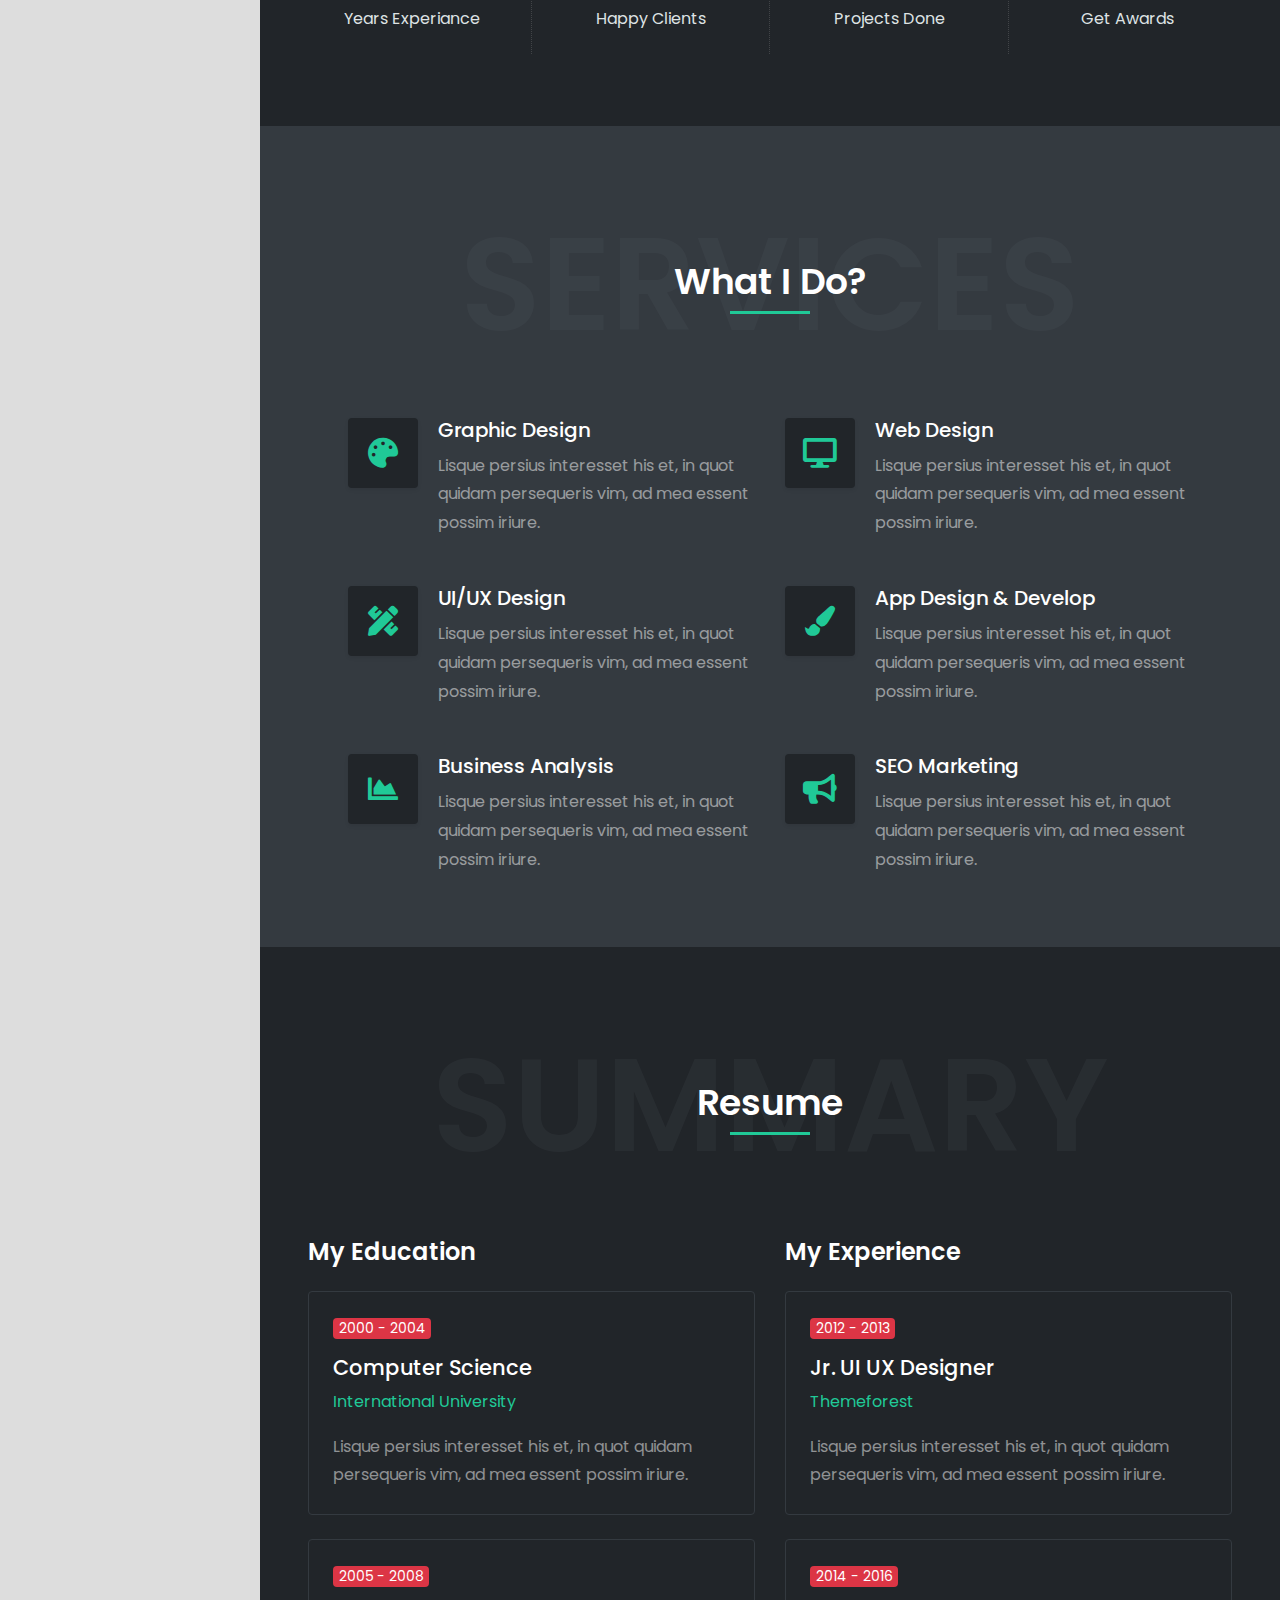
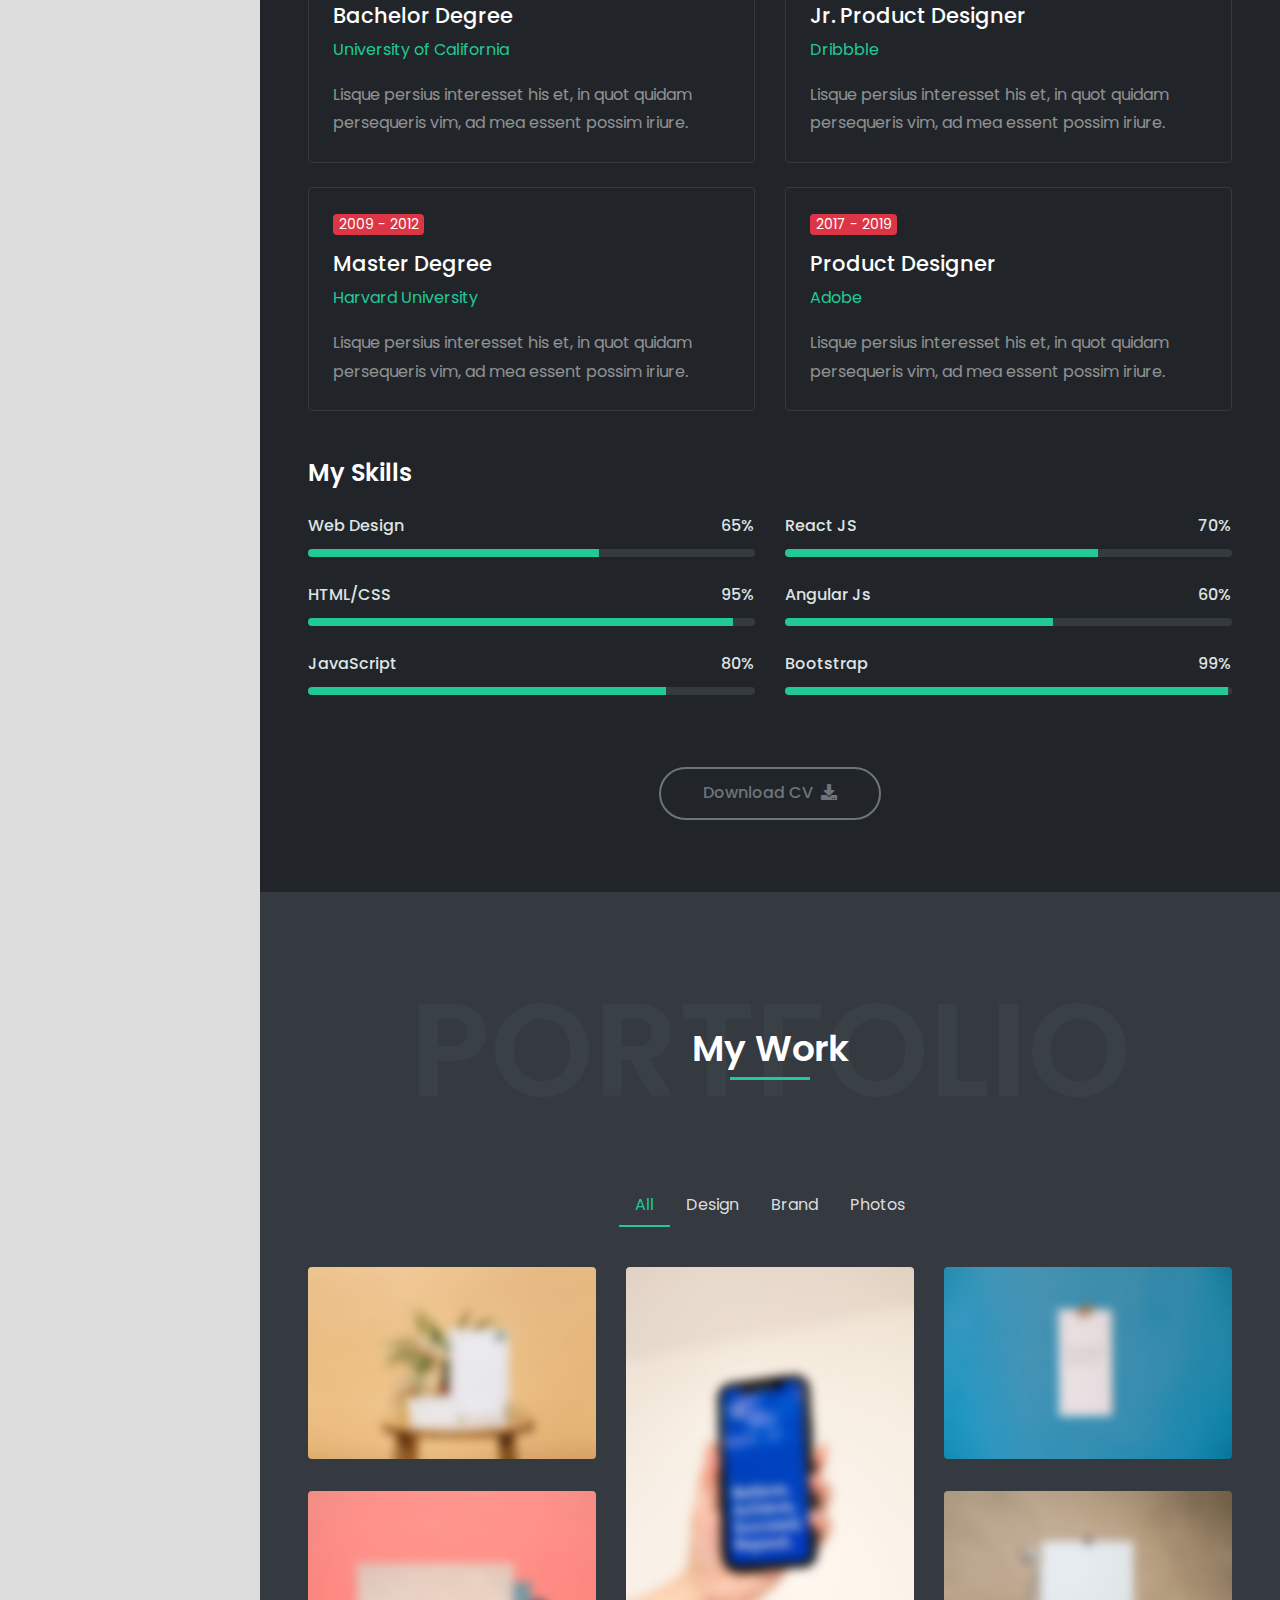
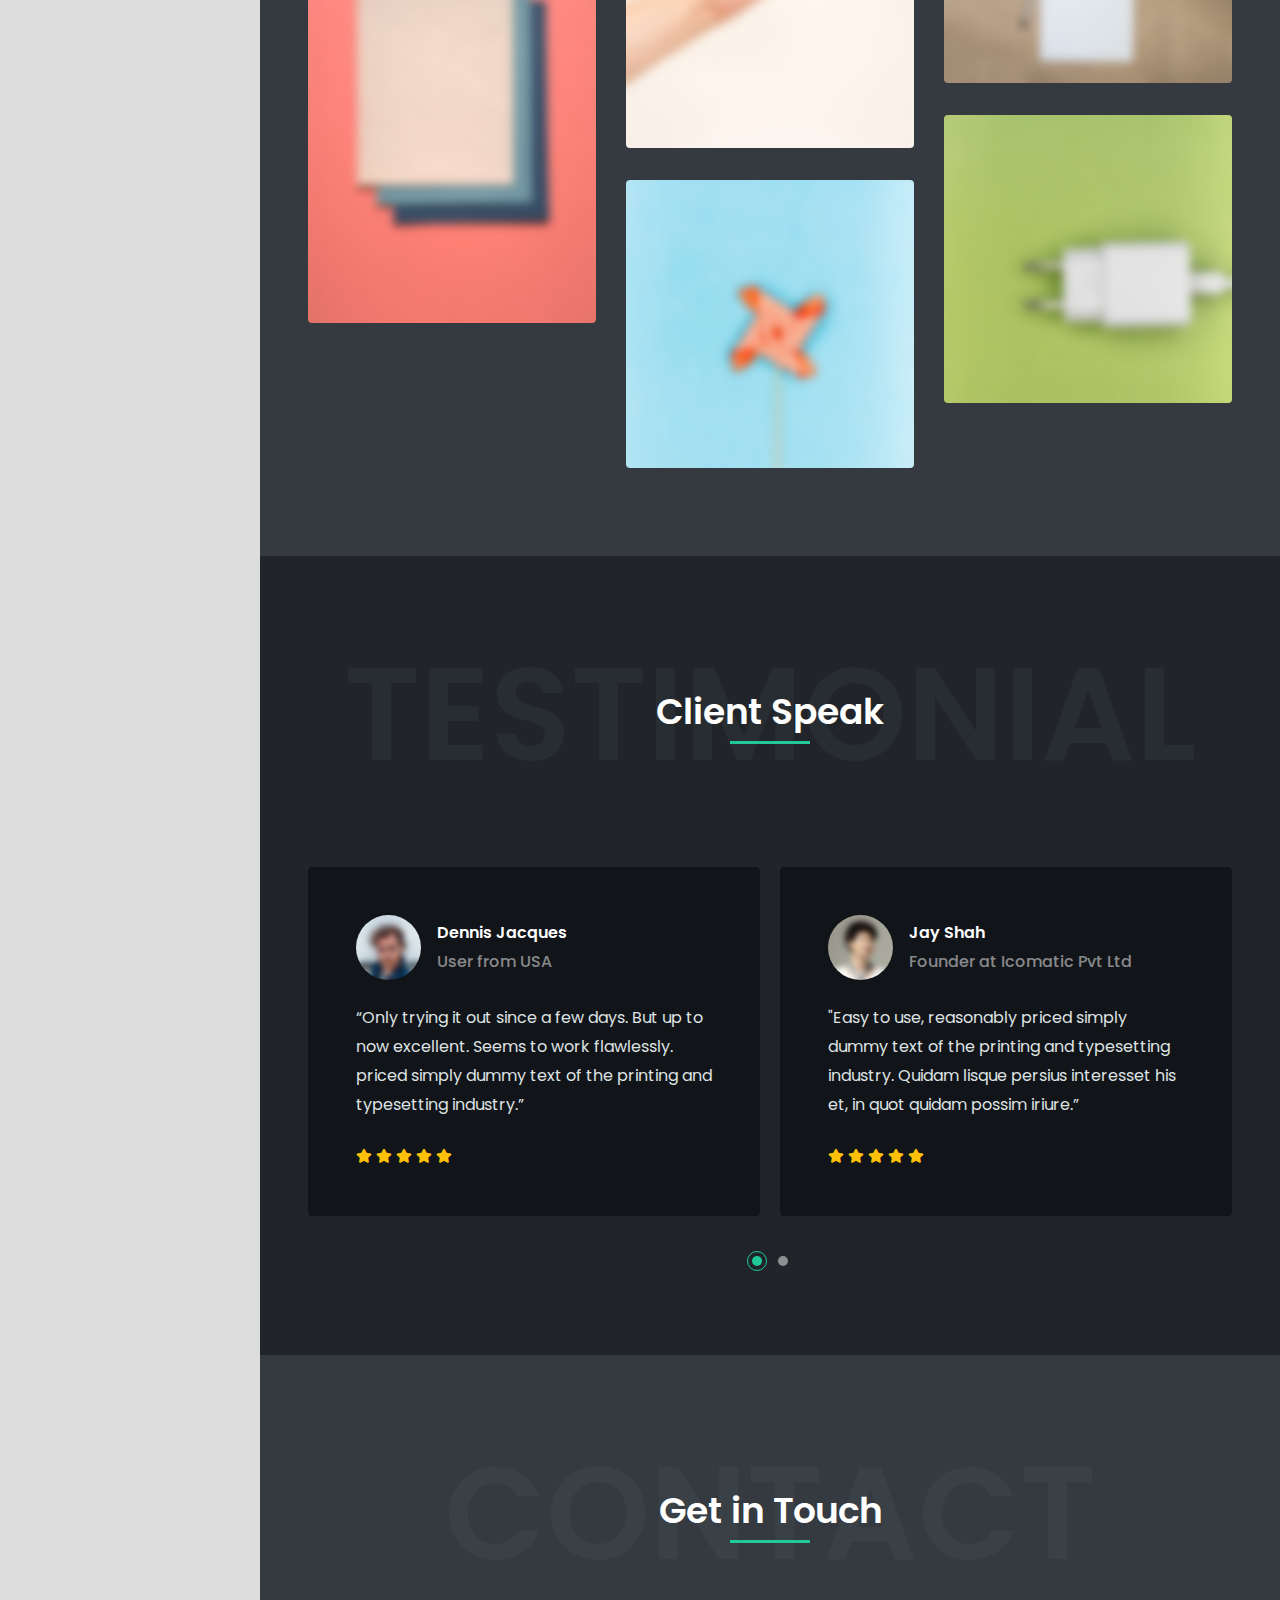
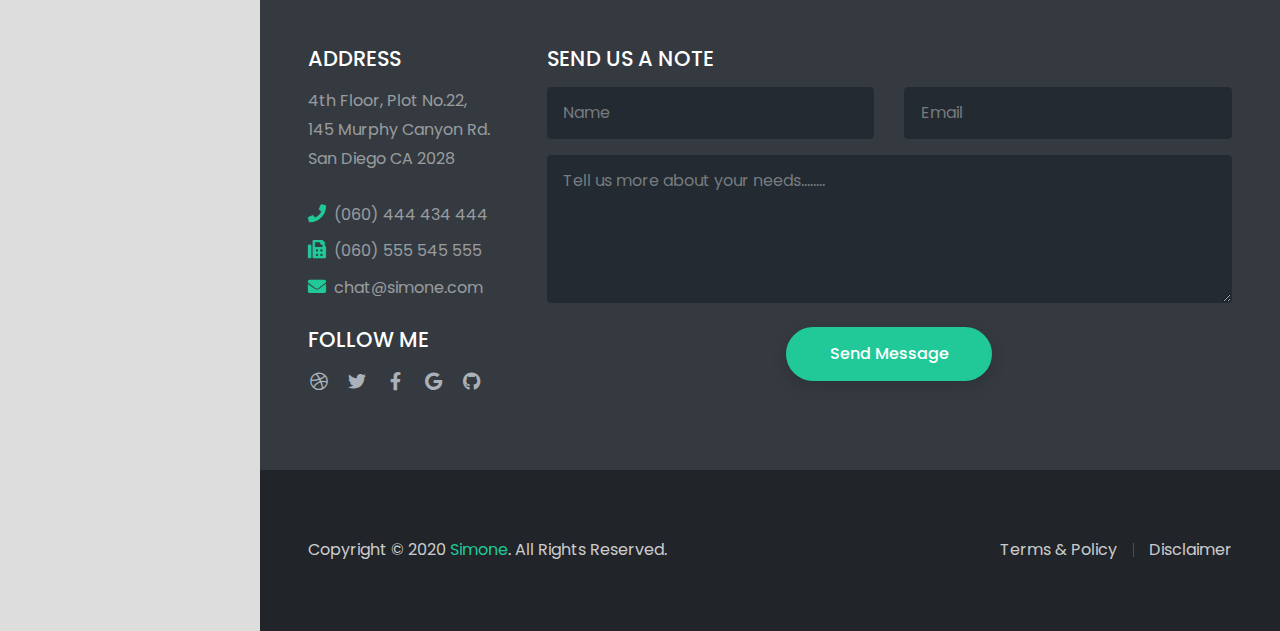
<file: HTML/index-video-youtube-dark.html>
<!DOCTYPE html>
<html lang="en">
<head>
<meta charset="UTF-8" />
<meta http-equiv="X-UA-Compatible" content="IE=edge">
<meta name="viewport" content="width=device-width, initial-scale=1, minimum-scale=1.0, shrink-to-fit=no">
<link href="images/favicon.png" rel="icon" />
<title>Simone - Personal Portfolio Template</title>
<meta name="description" content="Simone is responsive bootstrap 4 one page personal portfolio html template.">
<meta name="author" content="harnishdesign.net">

<!-- Web Fonts -->
<link rel='stylesheet' href='https://fonts.googleapis.com/css?family=Poppins:100,200,300,400,500,600,700,800,900' type='text/css'>

<!-- Stylesheet
============================== -->
<!-- Bootstrap -->
<link rel="stylesheet" type="text/css" href="vendor/bootstrap/css/bootstrap.min.css" />
<!-- Font Awesome Icon -->
<link rel="stylesheet" type="text/css" href="vendor/font-awesome/css/all.min.css" />
<!-- Owl Carousel -->
<link rel="stylesheet" type="text/css" href="vendor/owl.carousel/assets/owl.carousel.min.css" />
<!-- Magnific Popup -->
<link rel="stylesheet" type="text/css" href="vendor/magnific-popup/magnific-popup.min.css" />
<!-- Youtube Video Background -->
<link rel="stylesheet" type="text/css" href="vendor/jquery.mb.YTPlayer/css/jquery.mb.YTPlayer.min.css" />
<!-- Custom Stylesheet -->
<link rel="stylesheet" type="text/css" href="css/stylesheet.css" />
</head>

<body class="side-header" data-spy="scroll" data-target=".navbar" data-offset="1">

<!-- Preloader -->
<div class="preloader preloader-dark">
  <div class="lds-ellipsis">
    <div></div>
    <div></div>
    <div></div>
    <div></div>
  </div>
</div>
<!-- Preloader End --> 

<!-- Document Wrapper   
=============================== -->
<div id="main-wrapper"> 
  <!-- Header
  ============================ -->
  <header id="header" class="sticky-top"> 
    <!-- Navbar -->
    <nav class="primary-menu navbar navbar-expand-lg bg-dark navbar-text-light border-bottom-0">
      <div class="container-fluid position-relative h-100 flex-lg-column pl-3 px-lg-3 pt-lg-3 pb-lg-2"> 
        
        <!-- Logo --> 
        <a href="index.html" class="mb-lg-auto mt-lg-4">
			<span class="bg-dark-2 rounded-pill p-2 mb-lg-1 d-none d-lg-inline-block">
				<img class="img-fluid rounded-pill d-block" src="images/profile.jpg" title="I'm Simone" alt="">
			</span>
			<h1 class="text-5 text-white text-center mb-0 d-lg-block">Simone Olivia</h1>
        </a> 
        <!-- Logo End -->
        
        <div id="header-nav" class="collapse navbar-collapse w-100 my-lg-auto">
          <ul class="navbar-nav text-lg-center my-lg-auto py-lg-3">
            <li class="nav-item"><a class="nav-link smooth-scroll active" href="#home">Home</a></li>
            <li class="nav-item"><a class="nav-link smooth-scroll" 	href="#about">About Me</a></li>
            <li class="nav-item"><a class="nav-link smooth-scroll" href="#services">What I Do</a></li>
            <li class="nav-item"><a class="nav-link smooth-scroll" href="#resume">Resume</a></li>
            <li class="nav-item"><a class="nav-link smooth-scroll" href="#portfolio">Portfolio</a></li>
            <li class="nav-item"><a class="nav-link smooth-scroll" href="#testimonial">Testimonial</a></li>
            <li class="nav-item"><a class="nav-link smooth-scroll" href="#contact">Contact</a></li>
          </ul>
        </div>
        <ul class="social-icons social-icons-muted social-icons-sm mt-lg-auto ml-auto ml-lg-0 mb-n1 d-flex">
          <li class="social-icons-facebook"><a data-toggle="tooltip" href="http://www.facebook.com/" target="_blank" title="" data-original-title="Facebook"><i class="fab fa-facebook-f"></i></a></li>
          <li class="social-icons-twitter"><a data-toggle="tooltip" href="http://www.twitter.com/" target="_blank" title="" data-original-title="Twitter"><i class="fab fa-twitter"></i></a></li>
          <li class="social-icons-dribbble"><a data-toggle="tooltip" href="http://www.dribbble.com/" target="_blank" title="" data-original-title="Dribbble"><i class="fab fa-dribbble"></i></a></li>
          <li class="social-icons-github"><a data-toggle="tooltip" href="http://www.google.com/" target="_blank" title="" data-original-title="GitHub"><i class="fab fa-github"></i></a></li>
        </ul>
        <button class="navbar-toggler" type="button" data-toggle="collapse" data-target="#header-nav"><span></span><span></span><span></span></button>
      </div>
    </nav>
    <!-- Navbar End --> 
  </header>
  <!-- Header End --> 
  
  <!-- Content
  ============================================= -->
  <div id="content" role="main"> 
    
    <!-- Intro
    ============================================= -->
    <section id="home">
      <div class="hero-wrap">
        <div class="hero-mask opacity-8 bg-dark"></div>
        <div class="player" data-property="{videoURL:'https://youtu.be/PMNnEEEacCg',containment:'#home', showControls:false, autoPlay:true, loop:true, mute:true, startAt:0, opacity:1}"></div>
        <div class="hero-content section d-flex fullscreen">
          <div class="container my-auto">
            <div class="row">
              <div class="col-12 text-center">
                <div class="typed-strings">
                  <p>I'm Simone Olivia</p>
                  <p>I'm a Freelancer.</p>
                  <p>I'm a Photographer.</p>
                  <p>I'm a Designer.</p>
                </div>
                <p class="text-7 font-weight-500 text-white mb-2 mb-md-3">Welcome</p>
                <h2 class="text-16 font-weight-600 text-white mb-2 mb-md-3"><span class="typed"></span></h2>
                <p class="text-5 text-light mb-4">based in Los Angeles, California.</p>
				<a href="#contact" class="btn btn-primary rounded-pill shadow-none smooth-scroll mt-2">Hire Me</a>
              </div>
            </div>
          </div>
          <a href="#about" class="scroll-down-arrow text-white smooth-scroll"><span class="animated"><i class="fa fa-chevron-down"></i></span></a> </div>
      </div>
    </section>
    <!-- Intro end --> 
    
    <!-- About
    ============================================= -->
    <section id="about" class="section bg-dark-1">
      <div class="container px-lg-5"> 
        <!-- Heading -->
        <div class="position-relative d-flex text-center mb-5">
          <h2 class="text-24 text-muted opacity-1 text-uppercase font-weight-600 w-100 mb-0">About Me</h2>
          <p class="text-9 text-white font-weight-600 position-absolute w-100 align-self-center line-height-4 mb-0">Know Me More<span class="heading-separator-line border-bottom border-3 border-primary position-abolute d-block mx-auto"></span> </p>
        </div>
        <!-- Heading end-->
        
        <div class="row">
          <div class="col-lg-8 text-center text-lg-left">
            <h2 class="text-7 text-white font-weight-600 mb-3">I'm <span class="text-primary">Simone Olivia,</span> a Web Developer</h2>
            <p class="text-white-50">I help you build brand for your business at an affordable price. Thousands of clients have procured exceptional results while working with our dedicated team. when an unknown printer took a galley of type and scrambled it to make a type specimen book.</p>
            <p class="text-white-50">Delivering work within time and budget which meets client’s requirements is our moto. Lorem Ipsum has been the industry's standard dummy text ever when an unknown printer took a galley.</p>
          </div>
          <div class="col-lg-4 mt-5 mt-lg-0">
            <div class="pl-4">
              <ul class="list-style-2 list-style-light text-light">
                <li><span class="font-weight-600 mr-2">Name:</span>Simone Olivia</li>
                <li><span class="font-weight-600 mr-2">Email:</span><a href="mailto:chat@simone.com">chat@simone.com</a></li>
                <li><span class="font-weight-600 mr-2">Age:</span>28</li>
                <li class="border-0"><span class="font-weight-600 mr-2">From:</span>Los Angeles, California</li>
              </ul>
              <a href="#" class="btn btn-primary rounded-pill smooth-scroll">Download CV</a> </div>
          </div>
        </div>
        <div class="brands-grid separator-border separator-border-light mt-5">
          <div class="row">
            <div class="col-6 col-md-3">
              <div class="featured-box text-center">
                <h4 class="text-12 text-white-50 mb-0"><span class="counter" data-from="0" data-to="10">10</span>+</h4>
                <p class="text-light mb-0">Years Experiance</p>
              </div>
            </div>
            <div class="col-6 col-md-3">
              <div class="featured-box text-center">
                <h4 class="text-12 text-white-50 mb-0"><span class="counter" data-from="0" data-to="250">250</span>+</h4>
                <p class="text-light mb-0">Happy Clients</p>
              </div>
            </div>
            <div class="col-6 col-md-3">
              <div class="featured-box text-center">
                <h4 class="text-12 text-white-50 mb-0"><span class="counter" data-from="0" data-to="650">650</span>+</h4>
                <p class="text-light mb-0">Projects Done</p>
              </div>
            </div>
            <div class="col-6 col-md-3">
              <div class="featured-box text-center">
                <h4 class="text-12 text-white-50 mb-0"><span class="counter" data-from="0" data-to="38">20</span></h4>
                <p class="text-light mb-0">Get Awards</p>
              </div>
            </div>
          </div>
        </div>
      </div>
    </section>
    <!-- About end --> 
    
    <!-- Services
    ============================================= -->
    <section id="services" class="section bg-dark-2">
      <div class="container px-lg-5"> 
        <!-- Heading -->
        <div class="position-relative d-flex text-center mb-5">
          <h2 class="text-24 text-muted opacity-1 text-uppercase font-weight-600 w-100 mb-0">Services</h2>
          <p class="text-9 text-white font-weight-600 position-absolute w-100 align-self-center line-height-4 mb-0">What I Do?<span class="heading-separator-line border-bottom border-3 border-primary position-abolute d-block mx-auto"></span> </p>
        </div>
        <!-- Heading end-->
        
        <div class="row">
          <div class="col-lg-11 mx-auto">
            <div class="row">
              <div class="col-md-6">
                <div class="featured-box style-3 mb-5">
                  <div class="featured-box-icon text-primary bg-dark-1 shadow-sm rounded"> <i class="fas fa-palette"></i> </div>
                  <h3 class="text-white">Graphic Design</h3>
                  <p class="text-white-50 mb-0">Lisque persius interesset his et, in quot quidam persequeris vim, ad mea essent possim iriure.</p>
                </div>
              </div>
              <div class="col-md-6">
                <div class="featured-box style-3 mb-5">
                  <div class="featured-box-icon text-primary bg-dark-1 shadow-sm rounded"> <i class="fas fa-desktop"></i></div>
                  <h3 class="text-white">Web Design</h3>
                  <p class="text-white-50 mb-0">Lisque persius interesset his et, in quot quidam persequeris vim, ad mea essent possim iriure.</p>
                </div>
              </div>
              <div class="col-md-6">
                <div class="featured-box style-3 mb-5">
                  <div class="featured-box-icon text-primary bg-dark-1 shadow-sm rounded"> <i class="fas fa-pencil-ruler"></i> </div>
                  <h3 class="text-white">UI/UX Design</h3>
                  <p class="text-white-50 mb-0">Lisque persius interesset his et, in quot quidam persequeris vim, ad mea essent possim iriure.</p>
                </div>
              </div>
              <div class="col-md-6">
                <div class="featured-box style-3 mb-5">
                  <div class="featured-box-icon text-primary bg-dark-1 shadow-sm rounded"> <i class="fas fa-paint-brush"></i> </div>
                  <h3 class="text-white">App Design &amp; Develop</h3>
                  <p class="text-white-50 mb-0">Lisque persius interesset his et, in quot quidam persequeris vim, ad mea essent possim iriure.</p>
                </div>
              </div>
              <div class="col-md-6">
                <div class="featured-box style-3 mb-5 mb-md-0">
                  <div class="featured-box-icon text-primary bg-dark-1 shadow-sm rounded"> <i class="fas fa-chart-area"></i> </div>
                  <h3 class="text-white">Business Analysis</h3>
                  <p class="text-white-50 mb-0">Lisque persius interesset his et, in quot quidam persequeris vim, ad mea essent possim iriure.</p>
                </div>
              </div>
              <div class="col-md-6">
                <div class="featured-box style-3 mb-0">
                  <div class="featured-box-icon text-primary bg-dark-1 shadow-sm rounded"> <i class="fas fa-bullhorn"></i> </div>
                  <h3 class="text-white">SEO Marketing</h3>
                  <p class="text-white-50 mb-0">Lisque persius interesset his et, in quot quidam persequeris vim, ad mea essent possim iriure.</p>
                </div>
              </div>
            </div>
          </div>
        </div>
      </div>
    </section>
    <!-- Services end --> 
    
    <!-- Resume
    ============================================= -->
    <section id="resume" class="section bg-dark-1">
      <div class="container px-lg-5"> 
        <!-- Heading -->
        <div class="position-relative d-flex text-center mb-5">
          <h2 class="text-24 text-muted opacity-1 text-uppercase font-weight-600 w-100 mb-0">Summary</h2>
          <p class="text-9 text-white font-weight-600 position-absolute w-100 align-self-center line-height-4 mb-0">Resume<span class="heading-separator-line border-bottom border-3 border-primary position-abolute d-block mx-auto"></span> </p>
        </div>
        <!-- Heading end-->
        
        <div class="row"> 
          <!-- My Education -->
          <div class="col-md-6">
            <h2 class="text-6 text-white font-weight-600 mb-4">My Education</h2>
            <div class="border border-dark rounded p-4 mb-4">
              <p class="badge badge-danger text-2 font-weight-400">2000 - 2004</p>
              <h3 class="text-5 text-white">Computer Science</h3>
              <p class="text-primary">International University</p>
              <p class="text-white-50 mb-0">Lisque persius interesset his et, in quot quidam persequeris vim, ad mea essent possim iriure.</p>
            </div>
            <div class="border border-dark rounded p-4 mb-4">
              <p class="badge badge-danger text-2 font-weight-400">2005 - 2008</p>
              <h3 class="text-5 text-white">Bachelor Degree</h3>
              <p class="text-primary">University of California</p>
              <p class="text-white-50 mb-0">Lisque persius interesset his et, in quot quidam persequeris vim, ad mea essent possim iriure.</p>
            </div>
            <div class="border border-dark rounded p-4 mb-4">
              <p class="badge badge-danger text-2 font-weight-400">2009 - 2012</p>
              <h3 class="text-5 text-white">Master Degree</h3>
              <p class="text-primary">Harvard University</p>
              <p class="text-white-50 mb-0">Lisque persius interesset his et, in quot quidam persequeris vim, ad mea essent possim iriure.</p>
            </div>
          </div>
          
          <!-- My Experience -->
          <div class="col-md-6">
            <h2 class="text-6 text-white font-weight-600 mb-4">My Experience</h2>
            <div class="border border-dark rounded p-4 mb-4">
              <p class="badge badge-danger text-2 font-weight-400">2012 - 2013</p>
              <h3 class="text-5 text-white">Jr. UI UX Designer</h3>
              <p class="text-primary">Themeforest</p>
              <p class="text-white-50 mb-0">Lisque persius interesset his et, in quot quidam persequeris vim, ad mea essent possim iriure.</p>
            </div>
            <div class="border border-dark rounded p-4 mb-4">
              <p class="badge badge-danger text-2 font-weight-400">2014 - 2016</p>
              <h3 class="text-5 text-white">Jr. Product Designer</h3>
              <p class="text-primary">Dribbble</p>
              <p class="text-white-50 mb-0">Lisque persius interesset his et, in quot quidam persequeris vim, ad mea essent possim iriure.</p>
            </div>
            <div class="border border-dark rounded p-4 mb-4">
              <p class="badge badge-danger text-2 font-weight-400">2017 - 2019</p>
              <h3 class="text-5 text-white">Product Designer</h3>
              <p class="text-primary">Adobe</p>
              <p class="text-white-50 mb-0">Lisque persius interesset his et, in quot quidam persequeris vim, ad mea essent possim iriure.</p>
            </div>
          </div>
        </div>
        <!-- My Skills -->
		<h2 class="text-6 text-white font-weight-600 mt-4 mb-4">My Skills</h2>
        <div class="row">
          <div class="col-md-6">
            <p class="text-light font-weight-500 text-left mb-2">Web Design <span class="float-right">65%</span></p>
            <div class="progress progress-sm bg-dark-2 mb-4">
              <div class="progress-bar" role="progressbar" style="width: 65%" aria-valuenow="65" aria-valuemin="0" aria-valuemax="100"></div>
            </div>
            <p class="text-light font-weight-500 text-left mb-2">HTML/CSS <span class="float-right">95%</span></p>
            <div class="progress progress-sm bg-dark-2 mb-4">
              <div class="progress-bar" role="progressbar" style="width: 95%" aria-valuenow="95" aria-valuemin="0" aria-valuemax="100"></div>
            </div>
            <p class="text-light font-weight-500 text-left mb-2">JavaScript <span class="float-right">80%</span></p>
            <div class="progress progress-sm bg-dark-2 mb-4">
              <div class="progress-bar" role="progressbar" style="width: 80%" aria-valuenow="80" aria-valuemin="0" aria-valuemax="100"></div>
            </div>
          </div>
          <div class="col-md-6">
            <p class="text-light font-weight-500 text-left mb-2">React JS <span class="float-right">70%</span></p>
            <div class="progress progress-sm bg-dark-2 mb-4">
              <div class="progress-bar" role="progressbar" style="width: 70%" aria-valuenow="70" aria-valuemin="0" aria-valuemax="100"></div>
            </div>
            <p class="text-light font-weight-500 text-left mb-2">Angular Js <span class="float-right">60%</span></p>
            <div class="progress progress-sm bg-dark-2 mb-4">
              <div class="progress-bar" role="progressbar" style="width: 60%" aria-valuenow="60" aria-valuemin="0" aria-valuemax="100"></div>
            </div>
            <p class="text-light font-weight-500 text-left mb-2">Bootstrap <span class="float-right">99%</span></p>
            <div class="progress progress-sm bg-dark-2 mb-4">
              <div class="progress-bar" role="progressbar" style="width: 99%" aria-valuenow="99" aria-valuemin="0" aria-valuemax="100"></div>
            </div>
          </div>
        </div>
        <div class="text-center mt-5"><a href="#" class="btn btn-outline-secondary rounded-pill shadow-none">Download CV <span class="ml-1"><i class="fas fa-download"></i></span></a></div>
      </div>
    </section>
    <!-- Resume end -->  
    
    <!-- Portfolio
    ============================================= -->
    <section id="portfolio" class="section bg-dark-2">
      <div class="container px-lg-5"> 
        <!-- Heading -->
        <div class="position-relative d-flex text-center mb-5">
          <h2 class="text-24 text-muted opacity-1 text-uppercase font-weight-600 w-100 mb-0">Portfolio</h2>
          <p class="text-9 text-white font-weight-600 position-absolute w-100 align-self-center line-height-4 mb-0">My Work<span class="heading-separator-line border-bottom border-3 border-primary position-abolute d-block mx-auto"></span> </p>
        </div>
        <!-- Heading end--> 
        
        <!-- Filter Menu -->
        <ul class="portfolio-menu nav nav-tabs nav-light justify-content-center border-bottom-0 mb-4">
          <li class="nav-item"> <a data-filter="*" class="nav-link active" href="">All</a></li>
          <li class="nav-item"> <a data-filter=".design" href="" class="nav-link">Design</a></li>
          <li class="nav-item"> <a data-filter=".brand" href="" class="nav-link">Brand</a></li>
          <li class="nav-item"> <a data-filter=".photos" href="" class="nav-link">Photos</a></li>
        </ul>
        <!-- Filter Menu end -->
        <div class="portfolio popup-ajax-gallery">
          <div class="row portfolio-filter">
            <div class="col-sm-6 col-lg-4 brand">
              <div class="portfolio-box rounded my-3">
                <div class="portfolio-img rounded"> <img class="img-fluid d-block" src="images/projects/project-1.jpg" alt="">
                  <div class="portfolio-overlay"> <a class="popup-ajax stretched-link" href="ajax/portfolio-ajax-project-dark-1.html"></a>
                    <div class="portfolio-overlay-details">
                      <h5 class="text-white font-weight-400">Project Title</h5>
                      <span class="text-light">Category</span> </div>
                  </div>
                </div>
              </div>
            </div>
            <div class="col-sm-6 col-lg-4 design">
              <div class="portfolio-box rounded my-3">
                <div class="portfolio-img rounded"> <img class="img-fluid d-block" src="images/projects/project-2.jpg" alt="">
                  <div class="portfolio-overlay"> <a class="popup-ajax stretched-link" href="ajax/portfolio-ajax-project-dark-2.html"></a>
                    <div class="portfolio-overlay-details">
                      <h5 class="text-white font-weight-400">Project Title</h5>
                      <span class="text-light">Category</span> </div>
                  </div>
                </div>
              </div>
            </div>
            <div class="col-sm-6 col-lg-4 artwork photos">
              <div class="portfolio-box rounded my-3">
                <div class="portfolio-img rounded"> <img class="img-fluid d-block" src="images/projects/project-3.jpg" alt="">
                  <div class="portfolio-overlay"> <a class="popup-ajax stretched-link" href="ajax/portfolio-ajax-project-dark-3.html"></a>
                    <div class="portfolio-overlay-details">
                      <h5 class="text-white font-weight-400">Project Title</h5>
                      <span class="text-light">Category</span> </div>
                  </div>
                </div>
              </div>
            </div>
            <div class="col-sm-6 col-lg-4 artwork brand photos">
              <div class="portfolio-box rounded my-3">
                <div class="portfolio-img rounded"> <img class="img-fluid d-block" src="images/projects/project-4.jpg" alt="">
                  <div class="portfolio-overlay"> <a class="popup-ajax stretched-link" href="ajax/portfolio-ajax-project-dark-4.html"></a>
                    <div class="portfolio-overlay-details">
                      <h5 class="text-white font-weight-400">Project Title</h5>
                      <span class="text-light">Category</span> </div>
                  </div>
                </div>
              </div>
            </div>
            <div class="col-sm-6 col-lg-4 design">
              <div class="portfolio-box rounded my-3">
                <div class="portfolio-img rounded"> <img class="img-fluid d-block" src="images/projects/project-5.jpg" alt="">
                  <div class="portfolio-overlay"> <a class="popup-ajax stretched-link" href="ajax/portfolio-ajax-project-dark-5.html"></a>
                    <div class="portfolio-overlay-details">
                      <h5 class="text-white font-weight-400">Project Title</h5>
                      <span class="text-light">Category</span> </div>
                  </div>
                </div>
              </div>
            </div>
            <div class="col-sm-6 col-lg-4 brand">
              <div class="portfolio-box rounded my-3">
                <div class="portfolio-img rounded"> <img class="img-fluid d-block" src="images/projects/project-6.jpg" alt="">
                  <div class="portfolio-overlay"> <a class="popup-ajax stretched-link" href="ajax/portfolio-ajax-project-dark-6.html"></a>
                    <div class="portfolio-overlay-details">
                      <h5 class="text-white font-weight-400">Project Title</h5>
                      <span class="text-light">Category</span> </div>
                  </div>
                </div>
              </div>
            </div>
            <div class="col-sm-6 col-lg-4 design photos">
              <div class="portfolio-box rounded my-3">
                <div class="portfolio-img rounded"> <img class="img-fluid d-block" src="images/projects/project-7.jpg" alt="">
                  <div class="portfolio-overlay"> <a class="popup-ajax stretched-link" href="ajax/portfolio-ajax-project-dark-7.html"></a>
                    <div class="portfolio-overlay-details">
                      <h5 class="text-white font-weight-400">Project Title</h5>
                      <span class="text-light">Category</span> </div>
                  </div>
                </div>
              </div>
            </div>
          </div>
        </div>
      </div>
    </section>
    <!-- Portfolio end --> 
    
    <!-- Testimonial
    ============================================= -->
    <section id="testimonial" class="section bg-dark-1">
      <div class="container px-lg-5"> 
        <!-- Heading -->
        <div class="position-relative d-flex text-center mb-5">
          <h2 class="text-24 text-muted opacity-1 text-uppercase font-weight-600 w-100 mb-0">Testimonial</h2>
          <p class="text-9 text-white font-weight-600 position-absolute w-100 align-self-center line-height-4 mb-0">Client Speak<span class="heading-separator-line border-bottom border-3 border-primary position-abolute d-block mx-auto"></span> </p>
        </div>
        <!-- Heading end-->
        
        <div class="owl-carousel owl-light owl-theme" data-loop="true" data-nav="false" data-autoplay="false"  data-margin="20" data-stagepadding="0" data-slideby="1" data-items-xs="1" data-items-sm="1" data-items-md="1" data-items-lg="2">
          <div class="item">
            <div class="bg-dark rounded p-5">
              <div class="d-flex align-items-center mt-auto mb-4"> <img class="img-fluid rounded-circle d-inline-block w-auto" src="images/testimonial/client-sm-3.jpg" alt="">
                <p class="ml-3 mb-0"><strong class="d-block text-white font-weight-600">Dennis Jacques</strong> <span class="text-white-50 font-weight-500">User from USA</span></p>
              </div>
              <p class="text-light mb-4">“Only trying it out since a few days. But up to now excellent. Seems to work flawlessly. priced simply dummy text of the printing and typesetting industry.”</p>
              <span class="text-2"> <i class="fas fa-star text-warning"></i> <i class="fas fa-star text-warning"></i> <i class="fas fa-star text-warning"></i> <i class="fas fa-star text-warning"></i> <i class="fas fa-star text-warning"></i> </span> </div>
          </div>
          <div class="item">
            <div class="bg-dark rounded p-5">
              <div class="d-flex align-items-center mt-auto mb-4"> <img class="img-fluid rounded-circle d-inline-block w-auto" src="images/testimonial/client-sm-1.jpg" alt="">
                <p class="ml-3 mb-0"><strong class="d-block text-white font-weight-600">Jay Shah</strong> <span class="text-white-50 font-weight-500">Founder at Icomatic Pvt Ltd</span></p>
              </div>
              <p class="text-light mb-4">"Easy to use, reasonably priced simply dummy text of the printing and typesetting industry. Quidam lisque persius interesset his et, in quot quidam possim iriure.”</p>
              <span class="text-2"> <i class="fas fa-star text-warning"></i> <i class="fas fa-star text-warning"></i> <i class="fas fa-star text-warning"></i> <i class="fas fa-star text-warning"></i> <i class="fas fa-star text-warning"></i> </span> </div>
          </div>
          <div class="item">
            <div class="bg-dark rounded p-5">
              <div class="d-flex align-items-center mt-auto mb-4"> <img class="img-fluid rounded-circle d-inline-block w-auto" src="images/testimonial/client-sm-2.jpg" alt="">
                <p class="ml-3 mb-0"><strong class="d-block text-white font-weight-600">Patrick Cary</strong> <span class="text-white-50 font-weight-500">Freelancer from USA</span></p>
              </div>
              <p class="text-light mb-4">“I am happy Working with printing and typesetting industry. Quidam lisque persius interesset his et, in quot quidam persequeris essent possim iriure.”</p>
              <span class="text-2"> <i class="fas fa-star text-warning"></i> <i class="fas fa-star text-warning"></i> <i class="fas fa-star text-warning"></i> <i class="fas fa-star text-warning"></i> <i class="fas fa-star text-warning"></i> </span> </div>
          </div>
          <div class="item">
            <div class="bg-dark rounded p-5">
              <div class="d-flex align-items-center mt-auto mb-4"> <img class="img-fluid rounded-circle d-inline-block w-auto" src="images/testimonial/client-sm-4.jpg" alt="">
                <p class="ml-3 mb-0"><strong class="d-block text-white font-weight-600">Chris Tom</strong> <span class="text-white-50 font-weight-500">User from UK</span></p>
              </div>
              <p class="text-light mb-4">“I have used them twice now. Good rates, very efficient service and priced simply dummy text of the printing and typesetting industry quidam interesset his et. Excellent.”</p>
              <span class="text-2"> <i class="fas fa-star text-warning"></i> <i class="fas fa-star text-warning"></i> <i class="fas fa-star text-warning"></i> <i class="fas fa-star text-warning"></i> <i class="fas fa-star text-warning"></i> </span> </div>
          </div>
        </div>
      </div>
    </section>
    <!-- Testimonial end --> 
    
    <!-- Contact Me
    ============================================= -->
    <section id="contact" class="section bg-dark-2">
      <div class="container px-lg-5"> 
        <!-- Heading -->
        <div class="position-relative d-flex text-center mb-5">
          <h2 class="text-24 text-muted opacity-1 text-uppercase font-weight-600 w-100 mb-0">Contact</h2>
          <p class="text-9 text-white font-weight-600 position-absolute w-100 align-self-center line-height-4 mb-0">Get in Touch<span class="heading-separator-line border-bottom border-3 border-primary position-abolute d-block mx-auto"></span> </p>
        </div>
        <!-- Heading end-->
        <div class="row">
          <div class="col-md-4 col-xl-3 order-1 order-md-0 text-center text-md-left mt-5 mt-md-0">
            <h2 class="mb-3 text-5 text-white text-uppercase">Address</h2>
            <p class="text-3 text-white-50 mb-4">4th Floor, Plot No.22,<br>
              145 Murphy Canyon Rd.<br>
              San Diego CA 2028 </p>
            <p class="text-3 text-white-50 mb-1"><span class="text-primary text-4 mr-2"><i class="fas fa-phone"></i></span>(060) 444 434 444</p>
            <p class="text-3 text-white-50 mb-1"><span class="text-primary text-4 mr-2"><i class="fas fa-fax"></i></span>(060) 555 545 555</p>
            <p class="text-3 text-white-50 mb-4"><span class="text-primary text-4 mr-2"><i class="fas fa-envelope"></i></span>chat@simone.com</p>
            <h2 class="mb-3 text-5 text-white text-uppercase">Follow Me</h2>
            <ul class="social-icons social-icons-muted ml-md-n2 justify-content-center justify-content-md-start">
              <li class="social-icons-dribbble"><a data-toggle="tooltip" href="http://www.dribbble.com/harnishdesign/" target="_blank" title="" data-original-title="Dribbble"><i class="fab fa-dribbble"></i></a></li>
              <li class="social-icons-twitter"><a data-toggle="tooltip" href="https://twitter.com/harnishdesign/" target="_blank" title="" data-original-title="Twitter"><i class="fab fa-twitter"></i></a></li>
              <li class="social-icons-facebook"><a data-toggle="tooltip" href="http://www.facebook.com/harnishdesign/" target="_blank" title="" data-original-title="Facebook"><i class="fab fa-facebook-f"></i></a></li>
              <li class="social-icons-google"><a data-toggle="tooltip" href="http://www.google.com/" target="_blank" title="" data-original-title="Google"><i class="fab fa-google"></i></a></li>
              <li class="social-icons-github"><a data-toggle="tooltip" href="http://www.github.com/" target="_blank" title="" data-original-title="GitHub"><i class="fab fa-github"></i></a></li>
            </ul>
          </div>
          <div class="col-md-8 col-xl-9 order-0 order-md-1">
            <h2 class="mb-3 text-5 text-white text-uppercase text-center text-md-left">Send us a note</h2>
			<form id="contact-form" class="form-dark" action="php/mail.php" method="post">
              <div class="row">
                <div class="col-xl-6">
                  <div class="form-group">
                    <input name="name" type="text" class="form-control" required placeholder="Name">
                  </div>
                </div>
                <div class="col-xl-6">
                  <div class="form-group">
                    <input name="email" type="email" class="form-control" required placeholder="Email">
                  </div>
                </div>
              </div>
              <div class="form-group">
                <textarea name="form-message" class="form-control" rows="5" required placeholder="Tell us more about your needs........"></textarea>
              </div>
              <p class="text-center mt-4 mb-0">
				<button id="submit-btn" class="btn btn-primary rounded-pill d-inline-flex" type="submit">Send Message</button>
              </p>
            </form>
          </div>
        </div>
		
      </div>
    </section>
    <!-- Contact Me end --> 
    
  </div>
  <!-- Content end --> 
  
  <!-- Footer
  ============================================= -->
  <footer id="footer" class="section footer-text-light bg-dark-1">
    <div class="container px-lg-5">
      <div class="row">
        <div class="col-lg-6 text-center text-lg-left">
          <p class="mb-3 mb-lg-0">Copyright © 2020 <a href="#">Simone</a>. All Rights Reserved.</p>
        </div>
        <div class="col-lg-6">
          <ul class="nav nav-separator nav-separator-light justify-content-center justify-content-lg-end">
            <li class="nav-item"> <a class="nav-link" data-toggle="modal" data-target="#terms-policy" href="#">Terms & Policy</a></li>
            <li class="nav-item"> <a class="nav-link" data-toggle="modal" data-target="#disclaimer" href="#">Disclaimer</a></li>
          </ul>
        </div>
      </div>
    </div>
  </footer>
  <!-- Footer end --> 
  
</div>
<!-- Document Wrapper end --> 

<!-- Back to Top
============================================= --> 
<a id="back-to-top" class="rounded-circle" data-toggle="tooltip" title="Back to Top" href="javascript:void(0)"><i class="fa fa-chevron-up"></i></a> 

<!-- Terms & Policy Modal
================================== -->
<div id="terms-policy" class="modal fade" role="dialog" aria-hidden="true">
  <div class="modal-dialog modal-lg modal-dialog-centered" role="document">
    <div class="modal-content bg-dark-2 text-light">
      <div class="modal-header border-secondary">
        <h5 class="modal-title text-white">Terms & Policy</h5>
        <button type="button" class="close font-weight-400 text-white" data-dismiss="modal" aria-label="Close"> <span aria-hidden="true">&times;</span> </button>
      </div>
      <div class="modal-body p-4">
        <p>Simply dummy text of the printing and typesetting industry. Lorem Ipsum has been the industry's standard dummy text ever since the 1500s, when an unknown printer took a galley of type and scrambled it to make a type specimen book. It has survived not only five centuries, but also the leap into electronic typesetting, remaining essentially unchanged.</p>
        <h3 class="text-white mb-3 mt-4 mt-4">Terms of Use</h3>
        <p>It has survived not only five centuries, but also the leap into electronic typesetting, remaining essentially unchanged. Simply dummy text of the printing and typesetting industry.</p>
        <h5 class="text-white text-4 mt-4">Part I – Information simone collects and controls</h5>
        <p>Lorem Ipsum has been the industry's standard dummy text ever since the 1500s, when an unknown printer took a galley of type and scrambled it to make a type specimen book.</p>
        <h5 class="text-white text-4 mt-4">Part II – Information that simone processes on your behalf</h5>
        <p>Lorem Ipsum has been the industry's standard dummy text ever since the 1500s, when an unknown printer took a galley of type and scrambled it to make a type specimen book.</p>
        <h5 class="text-white text-4 mt-4">Part III – General</h5>
        <p>It has survived not only five centuries, but also the leap into electronic typesetting, remaining essentially unchanged. Lorem Ipsum has been the industry's standard dummy text ever since the 1500s, when an unknown printer took a galley of type and scrambled it to make a type specimen book.</p>
        <h3 class="text-white mb-3 mt-4">Privacy Policy</h3>
        <p>Lorem Ipsum is simply dummy text of the printing and typesetting industry. Lorem Ipsum has been the industry's standard dummy text ever since the 1500s, when an unknown printer took a galley of type and scrambled it to make a type specimen book. </p>
        <ol class="line-height-5">
          <li>Lisque persius interesset his et, in quot quidam persequeris vim, ad mea essent possim iriure.</li>
          <li>Quidam lisque persius interesset his et, Lisque persius interesset his et, in quot quidam persequeris vim, ad mea essent possim iriure.</li>
          <li>In quot quidam persequeris vim, ad mea essent possim iriure. Quidam lisque persius interesset his et.</li>
          <li>Quidam lisque persius interesset his et, Lisque persius interesset his et.</li>
          <li>Interesset his et, Lisque persius interesset his et, in quot quidam persequeris vim, ad mea essent possim iriure.</li>
          <li>Persius interesset his et, Lisque persius interesset his et, in quot quidam persequeris vim, ad mea essent possim iriure.</li>
          <li>Quot quidam persequeris vim Quidam lisque persius interesset his et, Lisque persius interesset his et, in quot quidam persequeris vim, ad mea essent possim iriure.</li>
        </ol>
      </div>
    </div>
  </div>
</div>
<!-- Terms & Policy Modal End --> 

<!-- Disclaimer Modal
================================== -->
<div id="disclaimer" class="modal fade" role="dialog" aria-hidden="true">
  <div class="modal-dialog modal-lg modal-dialog-centered" role="document">
    <div class="modal-content bg-dark-2 text-light">
      <div class="modal-header border-secondary">
        <h5 class="modal-title text-white">Copyright & Disclaimer</h5>
        <button type="button" class="close font-weight-400 text-white" data-dismiss="modal" aria-label="Close"> <span aria-hidden="true">&times;</span> </button>
      </div>
      <div class="modal-body p-4">
        <p>Simply dummy text of the printing and typesetting industry. Lorem Ipsum has been the industry's standard dummy text ever since the 1500s, when an unknown printer took a galley of type and scrambled it to make a type specimen book. </p>
        <ul class="line-height-5">
          <li>Lisque persius interesset his et, in quot quidam persequeris vim, ad mea essent possim iriure.</li>
          <li>Quidam lisque persius interesset his et, Lisque persius interesset his et, in quot quidam persequeris vim, ad mea essent possim iriure.</li>
          <li>In quot quidam persequeris vim, ad mea essent possim iriure. Quidam lisque persius interesset his et.</li>
          <li>Quidam lisque persius interesset his et, Lisque persius interesset his et.</li>
          <li>Interesset his et, Lisque persius interesset his et, in quot quidam persequeris vim, ad mea essent possim iriure.</li>
          <li>Persius interesset his et, Lisque persius interesset his et, in quot quidam persequeris vim, ad mea essent possim iriure.</li>
          <li>Quot quidam persequeris vim Quidam lisque persius interesset his et, Lisque persius interesset his et, in quot quidam persequeris vim, ad mea essent possim iriure.</li>
        </ul>
      </div>
    </div>
  </div>
</div>
<!-- Disclaimer Modal End -->

<!-- JavaScript --> 
<script src="vendor/jquery/jquery.min.js"></script> 
<script src="vendor/bootstrap/js/bootstrap.bundle.min.js"></script> 
<!-- Easing --> 
<script src="vendor/jquery.easing/jquery.easing.min.js"></script> 
<!-- Appear --> 
<script src="vendor/jquery.appear/jquery.appear.min.js"></script> 
<!-- Counter --> 
<script src="vendor/jquery.countTo/jquery.countTo.min.js"></script> 
<!-- Parallax Bg --> 
<script src="vendor/parallaxie/parallaxie.min.js"></script> 
<!-- Typed --> 
<script src="vendor/typed/typed.min.js"></script> 
<!-- Youtube Video Background --> 
<script src="vendor/jquery.mb.YTPlayer/jquery.mb.YTPlayer.min.js"></script> 
<!-- Owl Carousel --> 
<script src="vendor/owl.carousel/owl.carousel.min.js"></script> 
<!-- isotope Portfolio Filter --> 
<script src="vendor/isotope/isotope.pkgd.min.js"></script> 
<!-- Magnific Popup --> 
<script src="vendor/magnific-popup/jquery.magnific-popup.min.js"></script> 
<!-- Custom Script --> 
<script src="js/theme.js"></script>
</body>
</html>
</file>
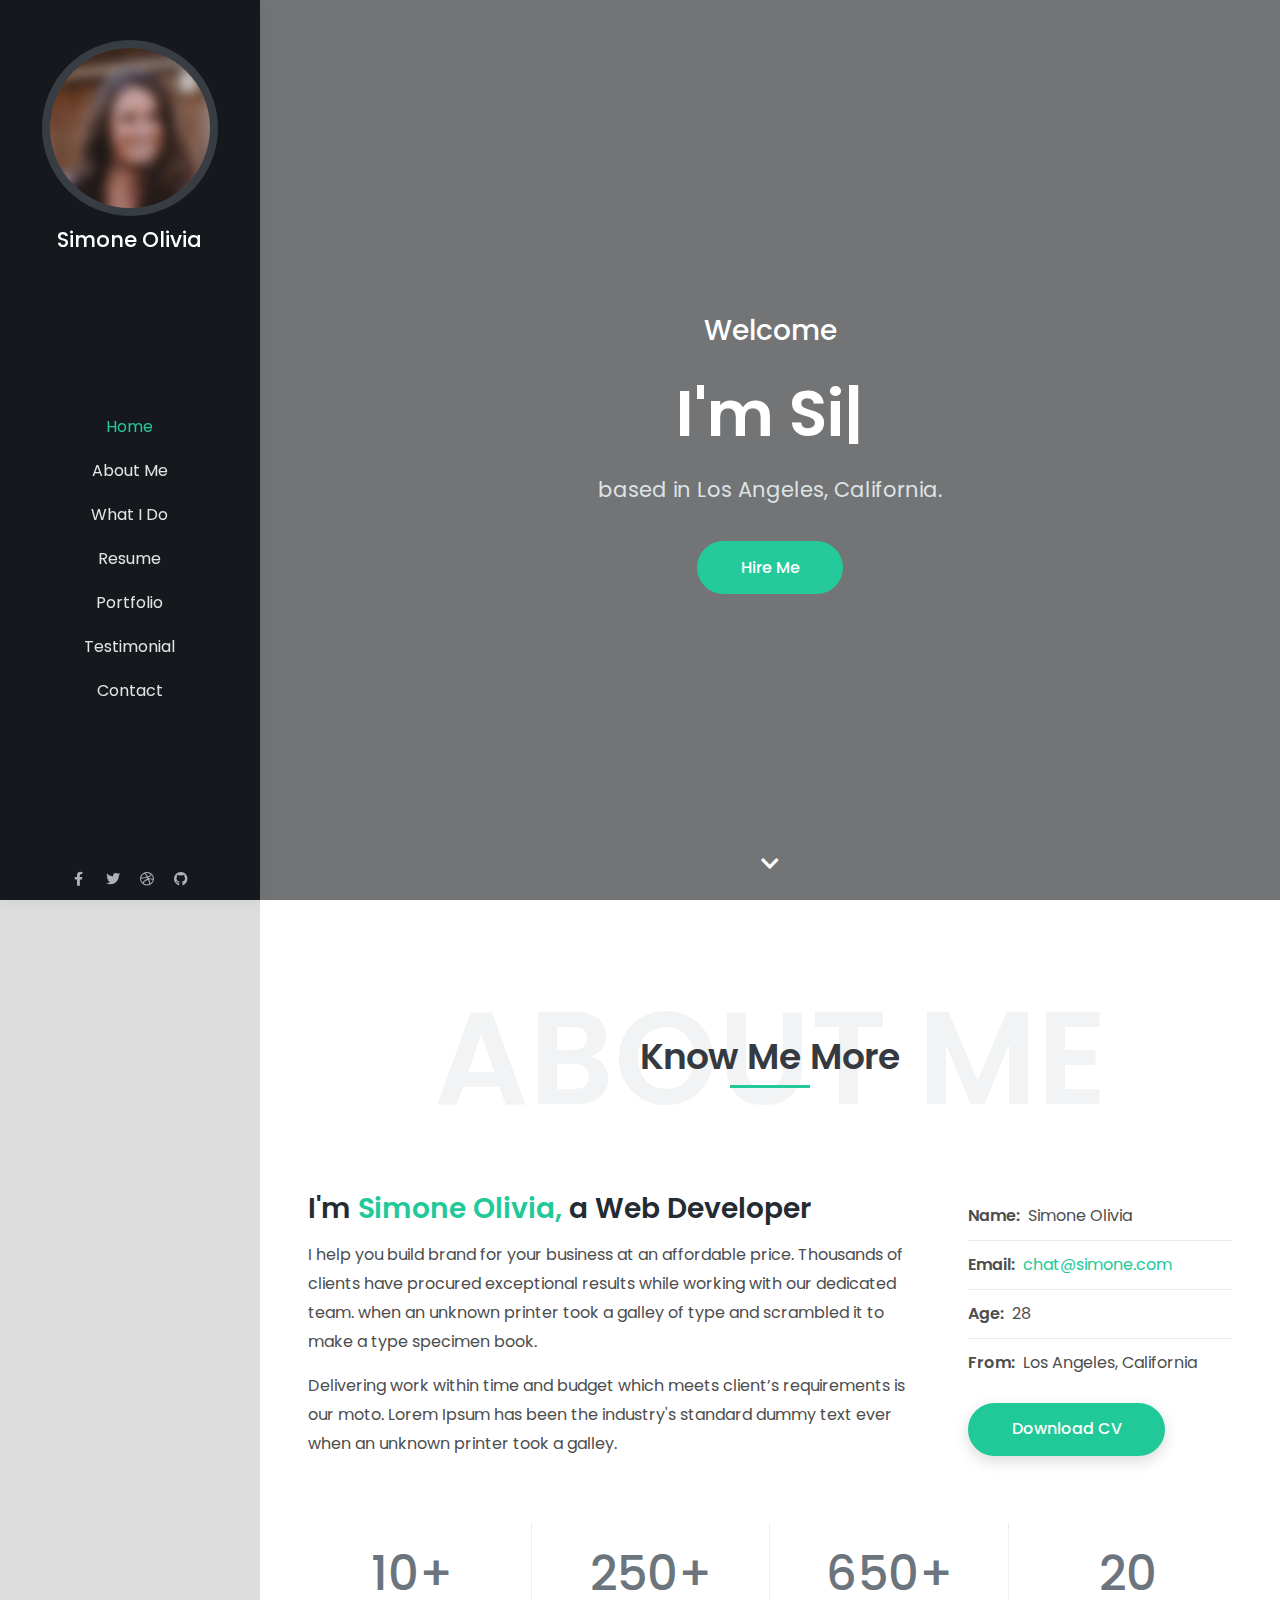
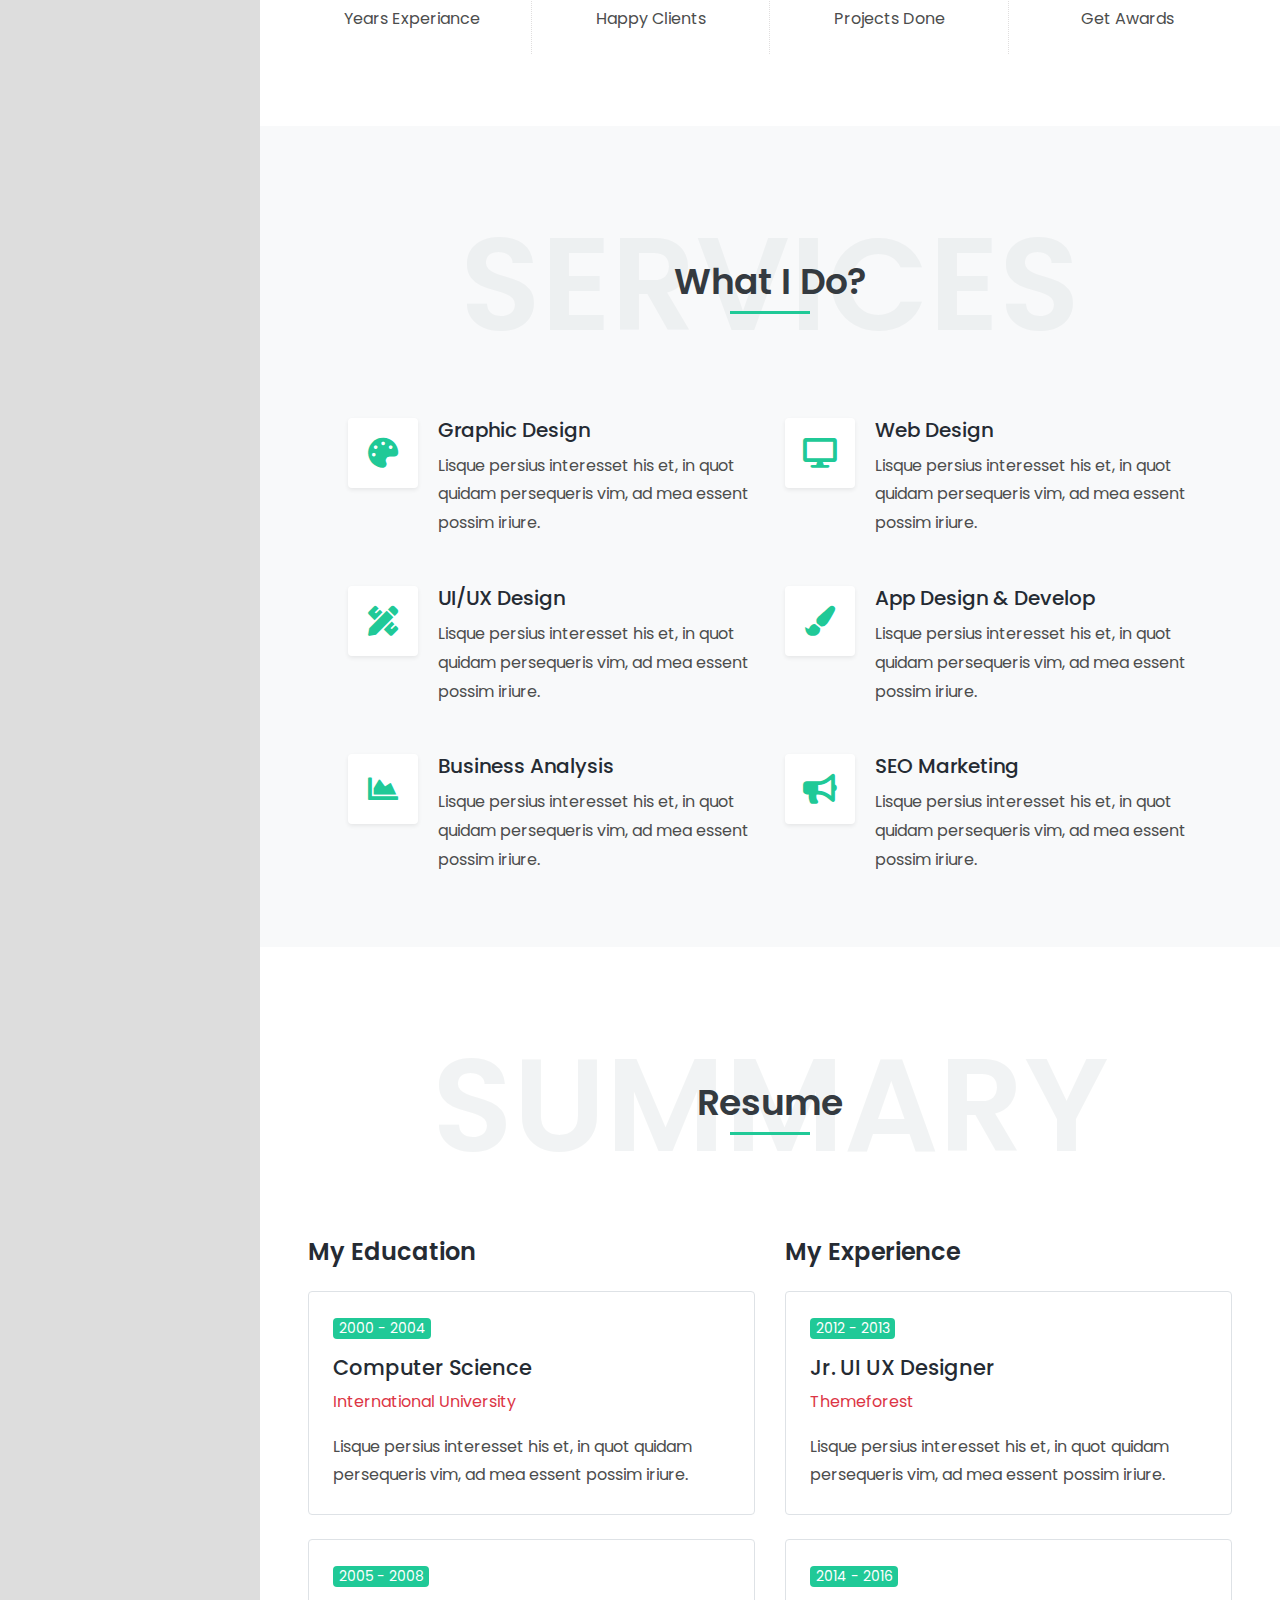
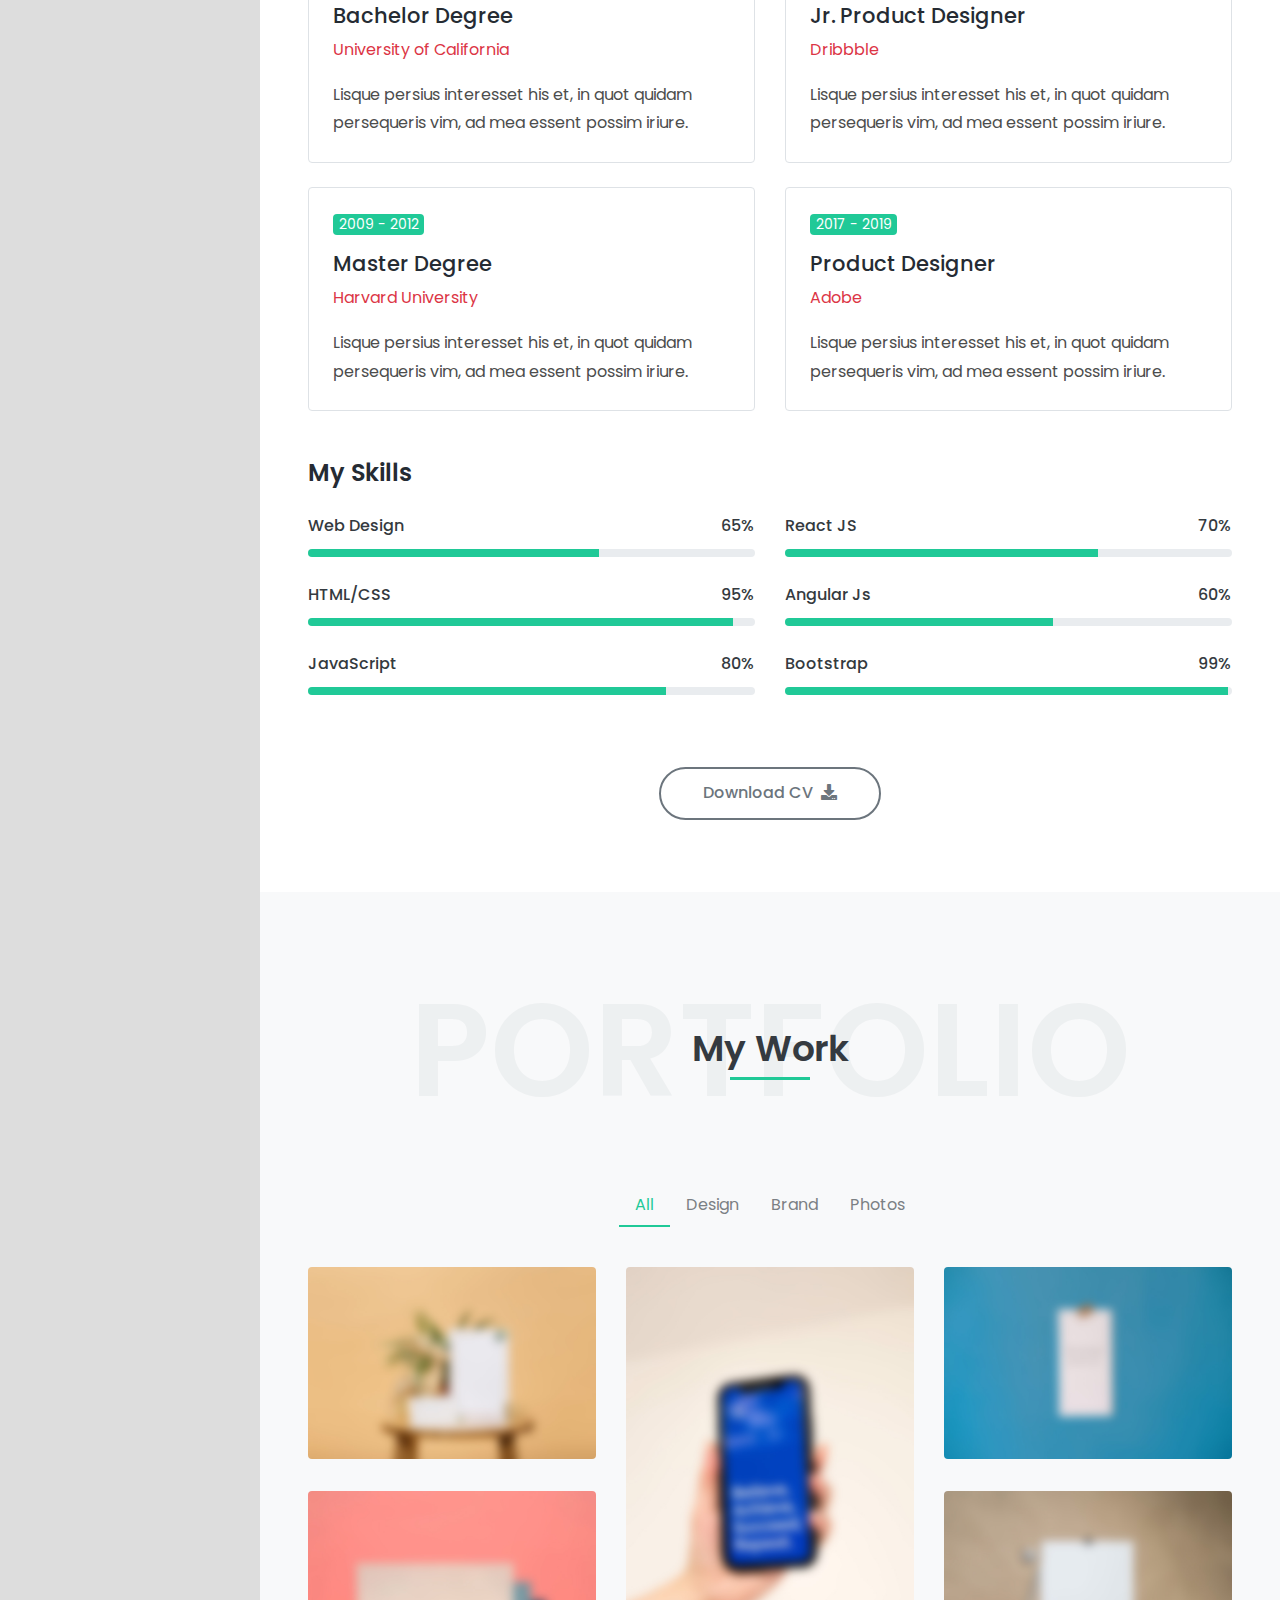
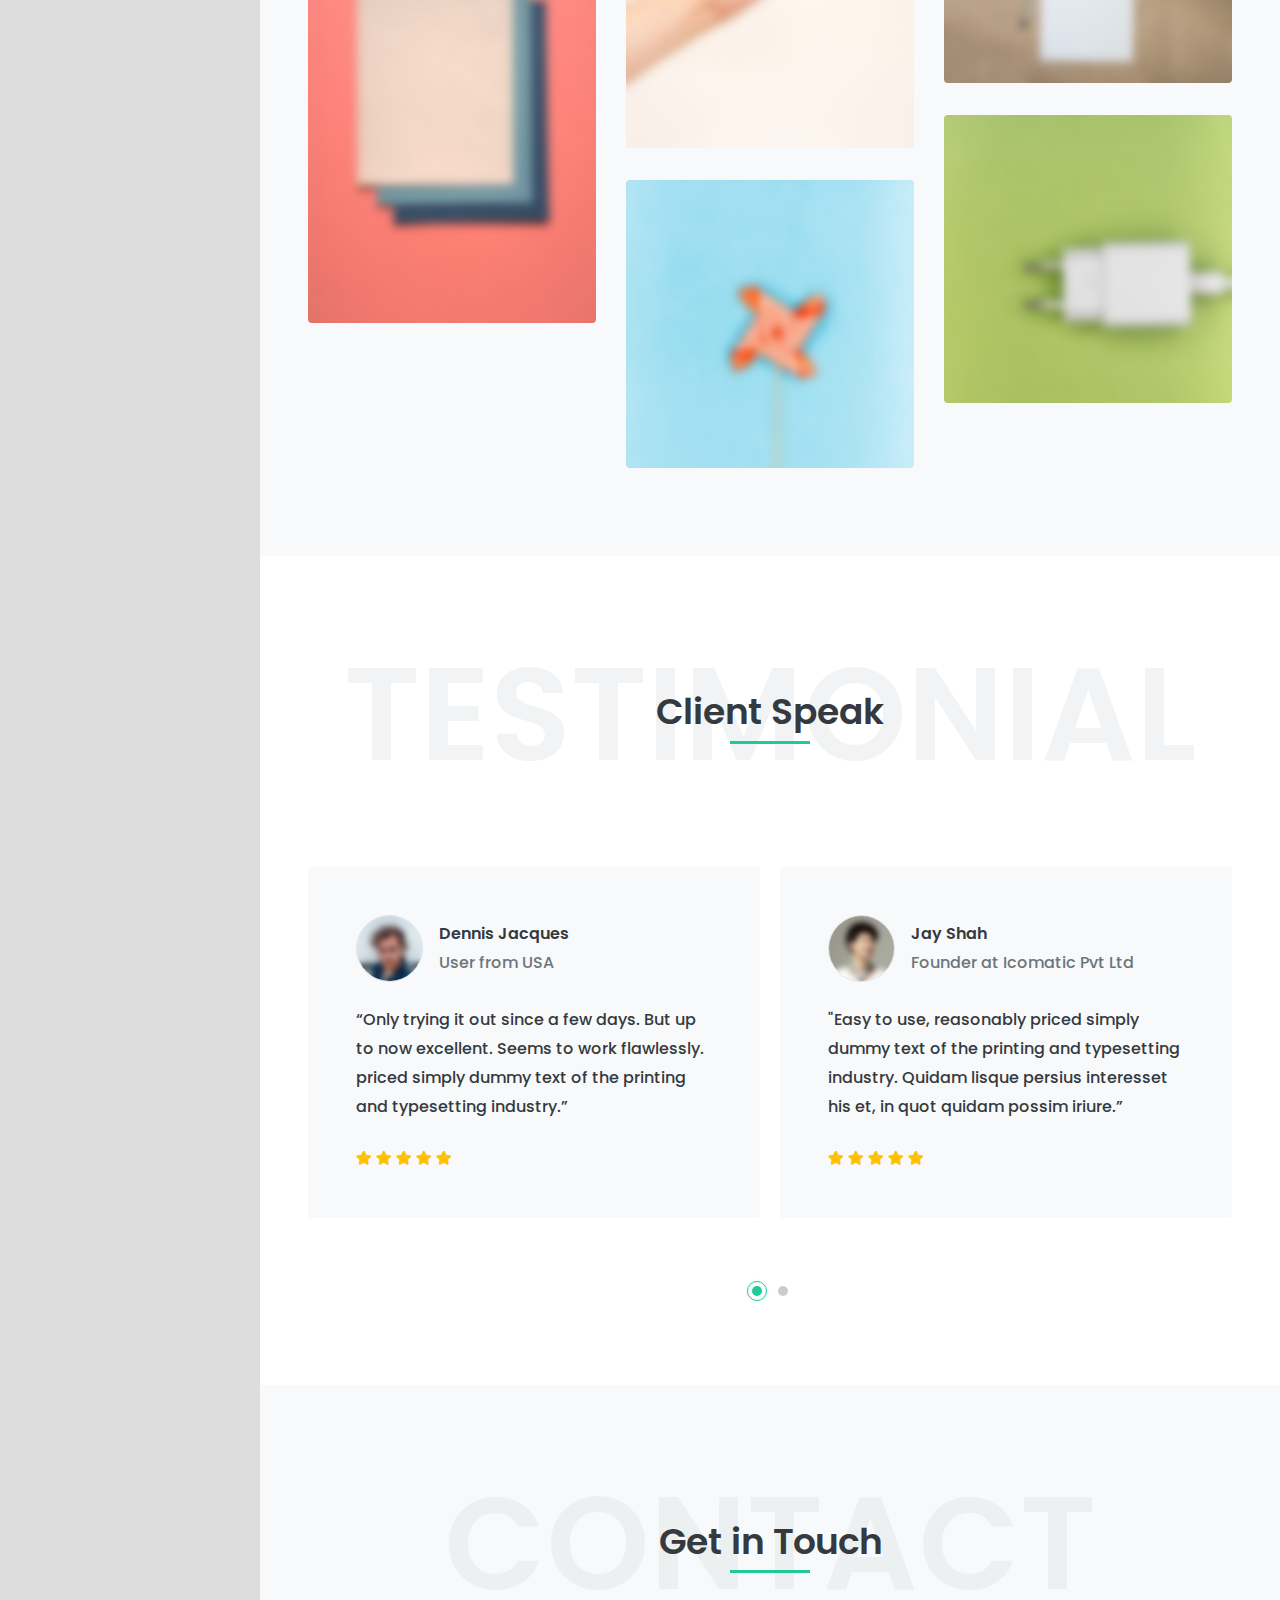
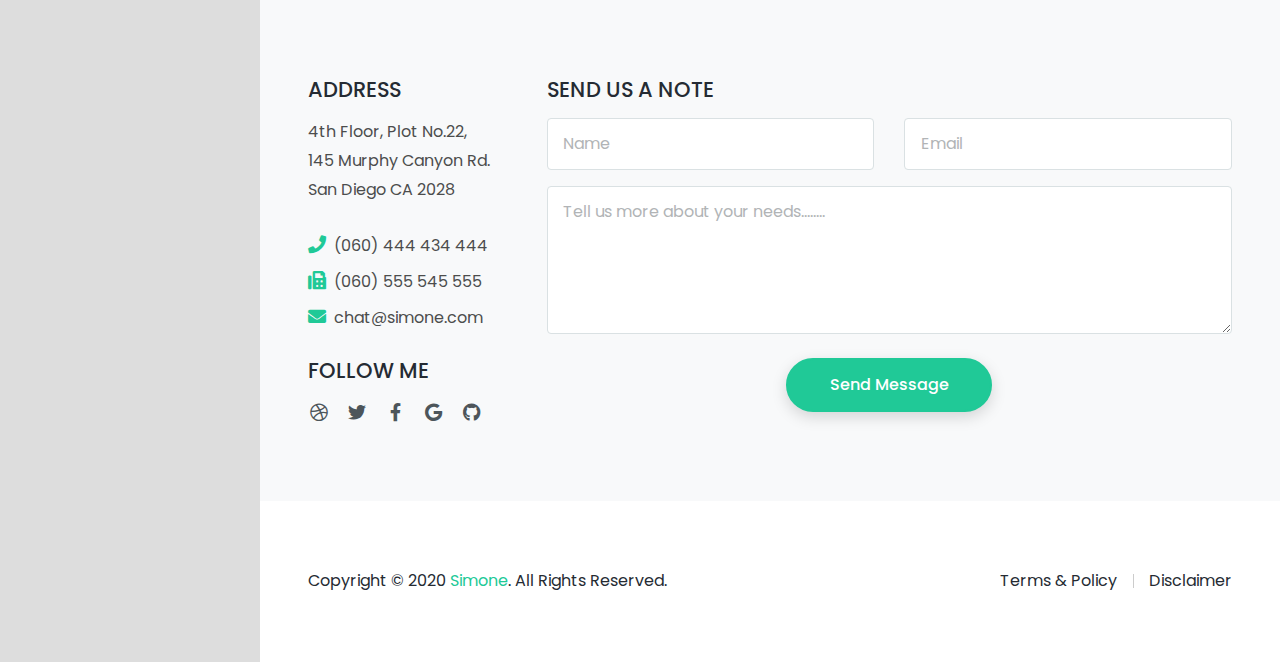
<file: HTML/index-video-youtube.html>
<!DOCTYPE html>
<html lang="en">
<head>
<meta charset="UTF-8" />
<meta http-equiv="X-UA-Compatible" content="IE=edge">
<meta name="viewport" content="width=device-width, initial-scale=1, minimum-scale=1.0, shrink-to-fit=no">
<link href="images/favicon.png" rel="icon" />
<title>Simone - Personal Portfolio Template</title>
<meta name="description" content="Simone is responsive bootstrap 4 one page personal portfolio html template.">
<meta name="author" content="harnishdesign.net">

<!-- Web Fonts -->
<link rel='stylesheet' href='https://fonts.googleapis.com/css?family=Poppins:100,200,300,400,500,600,700,800,900' type='text/css'>

<!-- Stylesheet
============================== -->
<!-- Bootstrap -->
<link rel="stylesheet" type="text/css" href="vendor/bootstrap/css/bootstrap.min.css" />
<!-- Font Awesome Icon -->
<link rel="stylesheet" type="text/css" href="vendor/font-awesome/css/all.min.css" />
<!-- Owl Carousel -->
<link rel="stylesheet" type="text/css" href="vendor/owl.carousel/assets/owl.carousel.min.css" />
<!-- Magnific Popup -->
<link rel="stylesheet" type="text/css" href="vendor/magnific-popup/magnific-popup.min.css" />
<!-- Youtube Video Background -->
<link rel="stylesheet" type="text/css" href="vendor/jquery.mb.YTPlayer/css/jquery.mb.YTPlayer.min.css" />
<!-- Custom Stylesheet -->
<link rel="stylesheet" type="text/css" href="css/stylesheet.css" />
</head>

<body class="side-header" data-spy="scroll" data-target=".navbar" data-offset="1">

<!-- Preloader -->
<div class="preloader">
  <div class="lds-ellipsis">
    <div></div>
    <div></div>
    <div></div>
    <div></div>
  </div>
</div>
<!-- Preloader End --> 

<!-- Document Wrapper   
=============================== -->
<div id="main-wrapper"> 
  <!-- Header
  ============================ -->
  <header id="header" class="sticky-top"> 
    <!-- Navbar -->
    <nav class="primary-menu navbar navbar-expand-lg bg-dark navbar-text-light border-bottom-0">
      <div class="container-fluid position-relative h-100 flex-lg-column pl-3 px-lg-3 pt-lg-3 pb-lg-2"> 
        
        <!-- Logo --> 
        <a href="index.html" class="mb-lg-auto mt-lg-4">
			<span class="bg-dark-2 rounded-pill p-2 mb-lg-1 d-none d-lg-inline-block">
				<img class="img-fluid rounded-pill d-block" src="images/profile.jpg" title="I'm Simone" alt="">
			</span>
			<h1 class="text-5 text-white text-center mb-0 d-lg-block">Simone Olivia</h1>
        </a> 
        <!-- Logo End -->
        
        <div id="header-nav" class="collapse navbar-collapse w-100 my-lg-auto">
          <ul class="navbar-nav text-lg-center my-lg-auto py-lg-3">
            <li class="nav-item"><a class="nav-link smooth-scroll active" href="#home">Home</a></li>
            <li class="nav-item"><a class="nav-link smooth-scroll" 	href="#about">About Me</a></li>
            <li class="nav-item"><a class="nav-link smooth-scroll" href="#services">What I Do</a></li>
            <li class="nav-item"><a class="nav-link smooth-scroll" href="#resume">Resume</a></li>
            <li class="nav-item"><a class="nav-link smooth-scroll" href="#portfolio">Portfolio</a></li>
            <li class="nav-item"><a class="nav-link smooth-scroll" href="#testimonial">Testimonial</a></li>
            <li class="nav-item"><a class="nav-link smooth-scroll" href="#contact">Contact</a></li>
          </ul>
        </div>
        <ul class="social-icons social-icons-muted social-icons-sm mt-lg-auto ml-auto ml-lg-0 mb-n1 d-flex">
          <li class="social-icons-facebook"><a data-toggle="tooltip" href="http://www.facebook.com/" target="_blank" title="" data-original-title="Facebook"><i class="fab fa-facebook-f"></i></a></li>
          <li class="social-icons-twitter"><a data-toggle="tooltip" href="http://www.twitter.com/" target="_blank" title="" data-original-title="Twitter"><i class="fab fa-twitter"></i></a></li>
          <li class="social-icons-dribbble"><a data-toggle="tooltip" href="http://www.dribbble.com/" target="_blank" title="" data-original-title="Dribbble"><i class="fab fa-dribbble"></i></a></li>
          <li class="social-icons-github"><a data-toggle="tooltip" href="http://www.google.com/" target="_blank" title="" data-original-title="GitHub"><i class="fab fa-github"></i></a></li>
        </ul>
        <button class="navbar-toggler" type="button" data-toggle="collapse" data-target="#header-nav"><span></span><span></span><span></span></button>
      </div>
    </nav>
    <!-- Navbar End --> 
  </header>
  <!-- Header End --> 
  
  <!-- Content
  ============================================= -->
  <div id="content" role="main"> 
    
    <!-- Intro
    ============================================= -->
    <section id="home">
      <div class="hero-wrap">
        <div class="hero-mask opacity-6 bg-dark"></div>
        <div class="player" data-property="{videoURL:'https://youtu.be/PMNnEEEacCg',containment:'#home', showControls:false, autoPlay:true, loop:true, mute:true, startAt:0, opacity:1}"></div>    
		
        <div class="hero-content section d-flex fullscreen">
          <div class="container my-auto">
            <div class="row">
              <div class="col-12 text-center">
                <div class="typed-strings">
                  <p>I'm Simone Olivia</p>
                  <p>I'm a Freelancer.</p>
                  <p>I'm a Photographer.</p>
                  <p>I'm a Designer.</p>
                </div>
                <p class="text-7 font-weight-500 text-white mb-2 mb-md-3">Welcome</p>
                <h2 class="text-16 font-weight-600 text-white mb-2 mb-md-3"><span class="typed"></span></h2>
                <p class="text-5 text-light mb-4">based in Los Angeles, California.</p>
				<a href="#contact" class="btn btn-primary rounded-pill shadow-none smooth-scroll mt-2">Hire Me</a>
              </div>
            </div>
          </div>
          <a href="#about" class="scroll-down-arrow text-white smooth-scroll"><span class="animated"><i class="fa fa-chevron-down"></i></span></a> </div>
      </div>
    </section>
    <!-- Intro end --> 
    
    <!-- About
    ============================================= -->
    <section id="about" class="section">
      <div class="container px-lg-5"> 
        <!-- Heading -->
        <div class="position-relative d-flex text-center mb-5">
          <h2 class="text-24 text-light opacity-4 text-uppercase font-weight-600 w-100 mb-0">About Me</h2>
          <p class="text-9 text-dark font-weight-600 position-absolute w-100 align-self-center line-height-4 mb-0">Know Me More<span class="heading-separator-line border-bottom border-3 border-primary position-abolute d-block mx-auto"></span> </p>
        </div>
        <!-- Heading end-->
        
        <div class="row">
          <div class="col-lg-8 text-center text-lg-left">
            <h2 class="text-7 font-weight-600 mb-3">I'm <span class="text-primary">Simone Olivia,</span> a Web Developer</h2>
            <p>I help you build brand for your business at an affordable price. Thousands of clients have procured exceptional results while working with our dedicated team. when an unknown printer took a galley of type and scrambled it to make a type specimen book.</p>
            <p>Delivering work within time and budget which meets client’s requirements is our moto. Lorem Ipsum has been the industry's standard dummy text ever when an unknown printer took a galley.</p>
          </div>
          <div class="col-lg-4 mt-5 mt-lg-0">
            <div class="pl-4">
              <ul class="list-style-2">
                <li class=""><span class="font-weight-600 mr-2">Name:</span>Simone Olivia</li>
                <li class=""><span class="font-weight-600 mr-2">Email:</span><a href="mailto:chat@simone.com">chat@simone.com</a></li>
                <li class=""><span class="font-weight-600 mr-2">Age:</span>28</li>
                <li class="border-0"><span class="font-weight-600 mr-2">From:</span>Los Angeles, California</li>
              </ul>
              <a href="#" class="btn btn-primary rounded-pill smooth-scroll">Download CV</a> </div>
          </div>
        </div>
        <div class="brands-grid separator-border mt-5">
          <div class="row">
            <div class="col-6 col-md-3">
              <div class="featured-box text-center">
                <h4 class="text-12 text-muted mb-0"><span class="counter" data-from="0" data-to="10">10</span>+</h4>
                <p class="mb-0">Years Experiance</p>
              </div>
            </div>
            <div class="col-6 col-md-3">
              <div class="featured-box text-center">
                <h4 class="text-12 text-muted mb-0"><span class="counter" data-from="0" data-to="250">250</span>+</h4>
                <p class="mb-0">Happy Clients</p>
              </div>
            </div>
            <div class="col-6 col-md-3">
              <div class="featured-box text-center">
                <h4 class="text-12 text-muted mb-0"><span class="counter" data-from="0" data-to="650">650</span>+</h4>
                <p class="mb-0">Projects Done</p>
              </div>
            </div>
            <div class="col-6 col-md-3">
              <div class="featured-box text-center">
                <h4 class="text-12 text-muted mb-0"><span class="counter" data-from="0" data-to="38">20</span></h4>
                <p class="mb-0">Get Awards</p>
              </div>
            </div>
          </div>
        </div>
      </div>
    </section>
    <!-- About end --> 
    
    <!-- Services
    ============================================= -->
    <section id="services" class="section bg-light">
      <div class="container px-lg-5"> 
        <!-- Heading -->
        <div class="position-relative d-flex text-center mb-5">
          <h2 class="text-24 text-light opacity-4 text-uppercase font-weight-600 w-100 mb-0">Services</h2>
          <p class="text-9 text-dark font-weight-600 position-absolute w-100 align-self-center line-height-4 mb-0">What I Do?<span class="heading-separator-line border-bottom border-3 border-primary position-abolute d-block mx-auto"></span> </p>
        </div>
        <!-- Heading end-->
        
        <div class="row">
          <div class="col-lg-11 mx-auto">
            <div class="row">
              <div class="col-md-6">
                <div class="featured-box style-3 mb-5">
                  <div class="featured-box-icon text-primary bg-white shadow-sm rounded"> <i class="fas fa-palette"></i> </div>
                  <h3>Graphic Design</h3>
                  <p class="mb-0">Lisque persius interesset his et, in quot quidam persequeris vim, ad mea essent possim iriure.</p>
                </div>
              </div>
              <div class="col-md-6">
                <div class="featured-box style-3 mb-5">
                  <div class="featured-box-icon text-primary bg-white shadow-sm rounded"> <i class="fas fa-desktop"></i></div>
                  <h3>Web Design</h3>
                  <p class="mb-0">Lisque persius interesset his et, in quot quidam persequeris vim, ad mea essent possim iriure.</p>
                </div>
              </div>
              <div class="col-md-6">
                <div class="featured-box style-3 mb-5">
                  <div class="featured-box-icon text-primary bg-white shadow-sm rounded"> <i class="fas fa-pencil-ruler"></i> </div>
                  <h3>UI/UX Design</h3>
                  <p class="mb-0">Lisque persius interesset his et, in quot quidam persequeris vim, ad mea essent possim iriure.</p>
                </div>
              </div>
              <div class="col-md-6">
                <div class="featured-box style-3 mb-5">
                  <div class="featured-box-icon text-primary bg-white shadow-sm rounded"> <i class="fas fa-paint-brush"></i> </div>
                  <h3>App Design &amp; Develop</h3>
                  <p class="mb-0">Lisque persius interesset his et, in quot quidam persequeris vim, ad mea essent possim iriure.</p>
                </div>
              </div>
              <div class="col-md-6">
                <div class="featured-box style-3 mb-5 mb-md-0">
                  <div class="featured-box-icon text-primary bg-white shadow-sm rounded"> <i class="fas fa-chart-area"></i> </div>
                  <h3>Business Analysis</h3>
                  <p class="mb-0">Lisque persius interesset his et, in quot quidam persequeris vim, ad mea essent possim iriure.</p>
                </div>
              </div>
              <div class="col-md-6">
                <div class="featured-box style-3 mb-0">
                  <div class="featured-box-icon text-primary bg-white shadow-sm rounded"> <i class="fas fa-bullhorn"></i> </div>
                  <h3>SEO Marketing</h3>
                  <p class="mb-0">Lisque persius interesset his et, in quot quidam persequeris vim, ad mea essent possim iriure.</p>
                </div>
              </div>
            </div>
          </div>
        </div>
      </div>
    </section>
    <!-- Services end --> 
    
    <!-- Resume
    ============================================= -->
    <section id="resume" class="section">
      <div class="container px-lg-5"> 
        <!-- Heading -->
        <div class="position-relative d-flex text-center mb-5">
          <h2 class="text-24 text-light opacity-4 text-uppercase font-weight-600 w-100 mb-0">Summary</h2>
          <p class="text-9 text-dark font-weight-600 position-absolute w-100 align-self-center line-height-4 mb-0">Resume<span class="heading-separator-line border-bottom border-3 border-primary position-abolute d-block mx-auto"></span> </p>
        </div>
        <!-- Heading end-->
        
        <div class="row"> 
          <!-- My Education -->
          <div class="col-md-6">
            <h2 class="text-6 font-weight-600 mb-4">My Education</h2>
            <div class="bg-white border rounded p-4 mb-4">
              <p class="badge badge-primary text-2 font-weight-400">2000 - 2004</p>
              <h3 class="text-5">Computer Science</h3>
              <p class="text-danger">International University</p>
              <p class="mb-0">Lisque persius interesset his et, in quot quidam persequeris vim, ad mea essent possim iriure.</p>
            </div>
            <div class="bg-white border rounded p-4 mb-4">
              <p class="badge badge-primary text-2 font-weight-400">2005 - 2008</p>
              <h3 class="text-5">Bachelor Degree</h3>
              <p class="text-danger">University of California</p>
              <p class="mb-0">Lisque persius interesset his et, in quot quidam persequeris vim, ad mea essent possim iriure.</p>
            </div>
            <div class="bg-white border rounded p-4 mb-4">
              <p class="badge badge-primary text-2 font-weight-400">2009 - 2012</p>
              <h3 class="text-5">Master Degree</h3>
              <p class="text-danger">Harvard University</p>
              <p class="mb-0">Lisque persius interesset his et, in quot quidam persequeris vim, ad mea essent possim iriure.</p>
            </div>
          </div>
          
          <!-- My Experience -->
          <div class="col-md-6">
            <h2 class="text-6 font-weight-600 mb-4">My Experience</h2>
            <div class="bg-white border rounded p-4 mb-4">
              <p class="badge badge-primary text-2 font-weight-400">2012 - 2013</p>
              <h3 class="text-5">Jr. UI UX Designer</h3>
              <p class="text-danger">Themeforest</p>
              <p class="mb-0">Lisque persius interesset his et, in quot quidam persequeris vim, ad mea essent possim iriure.</p>
            </div>
            <div class="bg-white border rounded p-4 mb-4">
              <p class="badge badge-primary text-2 font-weight-400">2014 - 2016</p>
              <h3 class="text-5">Jr. Product Designer</h3>
              <p class="text-danger">Dribbble</p>
              <p class="mb-0">Lisque persius interesset his et, in quot quidam persequeris vim, ad mea essent possim iriure.</p>
            </div>
            <div class="bg-white border rounded p-4 mb-4">
              <p class="badge badge-primary text-2 font-weight-400">2017 - 2019</p>
              <h3 class="text-5">Product Designer</h3>
              <p class="text-danger">Adobe</p>
              <p class="mb-0">Lisque persius interesset his et, in quot quidam persequeris vim, ad mea essent possim iriure.</p>
            </div>
          </div>
        </div>
        <!-- My Skills -->
		<h2 class="text-6 font-weight-600 mt-4 mb-4">My Skills</h2>
        <div class="row">
          <div class="col-md-6">
            <p class="text-dark font-weight-500 text-left mb-2">Web Design <span class="float-right">65%</span></p>
            <div class="progress progress-sm mb-4">
              <div class="progress-bar" role="progressbar" style="width: 65%" aria-valuenow="65" aria-valuemin="0" aria-valuemax="100"></div>
            </div>
            <p class="text-dark font-weight-500 text-left mb-2">HTML/CSS <span class="float-right">95%</span></p>
            <div class="progress progress-sm mb-4">
              <div class="progress-bar" role="progressbar" style="width: 95%" aria-valuenow="95" aria-valuemin="0" aria-valuemax="100"></div>
            </div>
            <p class="text-dark font-weight-500 text-left mb-2">JavaScript <span class="float-right">80%</span></p>
            <div class="progress progress-sm mb-4">
              <div class="progress-bar" role="progressbar" style="width: 80%" aria-valuenow="80" aria-valuemin="0" aria-valuemax="100"></div>
            </div>
          </div>
          <div class="col-md-6">
            <p class="text-dark font-weight-500 text-left mb-2">React JS <span class="float-right">70%</span></p>
            <div class="progress progress-sm mb-4">
              <div class="progress-bar" role="progressbar" style="width: 70%" aria-valuenow="70" aria-valuemin="0" aria-valuemax="100"></div>
            </div>
            <p class="text-dark font-weight-500 text-left mb-2">Angular Js <span class="float-right">60%</span></p>
            <div class="progress progress-sm mb-4">
              <div class="progress-bar" role="progressbar" style="width: 60%" aria-valuenow="60" aria-valuemin="0" aria-valuemax="100"></div>
            </div>
            <p class="text-dark font-weight-500 text-left mb-2">Bootstrap <span class="float-right">99%</span></p>
            <div class="progress progress-sm mb-4">
              <div class="progress-bar" role="progressbar" style="width: 99%" aria-valuenow="99" aria-valuemin="0" aria-valuemax="100"></div>
            </div>
          </div>
        </div>
        <div class="text-center mt-5"><a href="#" class="btn btn-outline-secondary rounded-pill shadow-none">Download CV <span class="ml-1"><i class="fas fa-download"></i></span></a></div>
      </div>
    </section>
    <!-- Resume end --> 
    
    <!-- Portfolio
    ============================================= -->
    <section id="portfolio" class="section bg-light">
      <div class="container px-lg-5"> 
        <!-- Heading -->
        <div class="position-relative d-flex text-center mb-5">
          <h2 class="text-24 text-light opacity-4 text-uppercase font-weight-600 w-100 mb-0">Portfolio</h2>
          <p class="text-9 text-dark font-weight-600 position-absolute w-100 align-self-center line-height-4 mb-0">My Work<span class="heading-separator-line border-bottom border-3 border-primary position-abolute d-block mx-auto"></span> </p>
        </div>
        <!-- Heading end--> 
        
        <!-- Filter Menu -->
        <ul class="portfolio-menu nav nav-tabs justify-content-center border-bottom-0 mb-4">
          <li class="nav-item"> <a data-filter="*" class="nav-link active" href="">All</a></li>
          <li class="nav-item"> <a data-filter=".design" href="" class="nav-link">Design</a></li>
          <li class="nav-item"> <a data-filter=".brand" href="" class="nav-link">Brand</a></li>
          <li class="nav-item"> <a data-filter=".photos" href="" class="nav-link">Photos</a></li>
        </ul>
        <!-- Filter Menu end -->
        <div class="portfolio popup-ajax-gallery">
          <div class="row portfolio-filter">
            <div class="col-sm-6 col-lg-4 brand">
              <div class="portfolio-box rounded my-3">
                <div class="portfolio-img rounded"> <img class="img-fluid d-block" src="images/projects/project-1.jpg" alt="">
                  <div class="portfolio-overlay"> <a class="popup-ajax stretched-link" href="ajax/portfolio-ajax-project-1.html"></a>
                    <div class="portfolio-overlay-details">
                      <h5 class="text-white font-weight-400">Project Title</h5>
                      <span class="text-light">Category</span> </div>
                  </div>
                </div>
              </div>
            </div>
            <div class="col-sm-6 col-lg-4 design">
              <div class="portfolio-box rounded my-3">
                <div class="portfolio-img rounded"> <img class="img-fluid d-block" src="images/projects/project-2.jpg" alt="">
                  <div class="portfolio-overlay"> <a class="popup-ajax stretched-link" href="ajax/portfolio-ajax-project-2.html"></a>
                    <div class="portfolio-overlay-details">
                      <h5 class="text-white font-weight-400">Project Title</h5>
                      <span class="text-light">Category</span> </div>
                  </div>
                </div>
              </div>
            </div>
            <div class="col-sm-6 col-lg-4 artwork photos">
              <div class="portfolio-box rounded my-3">
                <div class="portfolio-img rounded"> <img class="img-fluid d-block" src="images/projects/project-3.jpg" alt="">
                  <div class="portfolio-overlay"> <a class="popup-ajax stretched-link" href="ajax/portfolio-ajax-project-3.html"></a>
                    <div class="portfolio-overlay-details">
                      <h5 class="text-white font-weight-400">Project Title</h5>
                      <span class="text-light">Category</span> </div>
                  </div>
                </div>
              </div>
            </div>
            <div class="col-sm-6 col-lg-4 artwork brand photos">
              <div class="portfolio-box rounded my-3">
                <div class="portfolio-img rounded"> <img class="img-fluid d-block" src="images/projects/project-4.jpg" alt="">
                  <div class="portfolio-overlay"> <a class="popup-ajax stretched-link" href="ajax/portfolio-ajax-project-4.html"></a>
                    <div class="portfolio-overlay-details">
                      <h5 class="text-white font-weight-400">Project Title</h5>
                      <span class="text-light">Category</span> </div>
                  </div>
                </div>
              </div>
            </div>
            <div class="col-sm-6 col-lg-4 design">
              <div class="portfolio-box rounded my-3">
                <div class="portfolio-img rounded"> <img class="img-fluid d-block" src="images/projects/project-5.jpg" alt="">
                  <div class="portfolio-overlay"> <a class="popup-ajax stretched-link" href="ajax/portfolio-ajax-project-5.html"></a>
                    <div class="portfolio-overlay-details">
                      <h5 class="text-white font-weight-400">Project Title</h5>
                      <span class="text-light">Category</span> </div>
                  </div>
                </div>
              </div>
            </div>
            <div class="col-sm-6 col-lg-4 brand">
              <div class="portfolio-box rounded my-3">
                <div class="portfolio-img rounded"> <img class="img-fluid d-block" src="images/projects/project-6.jpg" alt="">
                  <div class="portfolio-overlay"> <a class="popup-ajax stretched-link" href="ajax/portfolio-ajax-project-6.html"></a>
                    <div class="portfolio-overlay-details">
                      <h5 class="text-white font-weight-400">Project Title</h5>
                      <span class="text-light">Category</span> </div>
                  </div>
                </div>
              </div>
            </div>
            <div class="col-sm-6 col-lg-4 design photos">
              <div class="portfolio-box rounded my-3">
                <div class="portfolio-img rounded"> <img class="img-fluid d-block" src="images/projects/project-7.jpg" alt="">
                  <div class="portfolio-overlay"> <a class="popup-ajax stretched-link" href="ajax/portfolio-ajax-project-7.html"></a>
                    <div class="portfolio-overlay-details">
                      <h5 class="text-white font-weight-400">Project Title</h5>
                      <span class="text-light">Category</span> </div>
                  </div>
                </div>
              </div>
            </div>
          </div>
        </div>
      </div>
    </section>
    <!-- Portfolio end --> 
    
    <!-- Testimonial
    ============================================= -->
    <section id="testimonial" class="section">
      <div class="container px-lg-5"> 
        <!-- Heading -->
        <div class="position-relative d-flex text-center mb-5">
          <h2 class="text-24 text-light opacity-4 text-uppercase font-weight-600 w-100 mb-0">Testimonial</h2>
          <p class="text-9 text-dark font-weight-600 position-absolute w-100 align-self-center line-height-4 mb-0">Client Speak<span class="heading-separator-line border-bottom border-3 border-primary position-abolute d-block mx-auto"></span> </p>
        </div>
        <!-- Heading end-->
        
        <div class="owl-carousel owl-theme" data-loop="true" data-nav="false" data-autoplay="false"  data-margin="20" data-stagepadding="0" data-slideby="1" data-items-xs="1" data-items-sm="1" data-items-md="1" data-items-lg="2">
          <div class="item">
            <div class="bg-light rounded p-5">
              <div class="d-flex align-items-center mt-auto mb-4"> <img class="img-fluid rounded-circle border d-inline-block w-auto" src="images/testimonial/client-sm-3.jpg" alt="">
                <p class="ml-3 mb-0"><strong class="d-block text-dark font-weight-600">Dennis Jacques</strong> <span class="text-muted font-weight-500">User from USA</span></p>
              </div>
              <p class="text-dark font-weight-500 mb-4">“Only trying it out since a few days. But up to now excellent. Seems to work flawlessly. priced simply dummy text of the printing and typesetting industry.”</p>
              <span class="text-2"> <i class="fas fa-star text-warning"></i> <i class="fas fa-star text-warning"></i> <i class="fas fa-star text-warning"></i> <i class="fas fa-star text-warning"></i> <i class="fas fa-star text-warning"></i> </span> </div>
          </div>
          <div class="item">
            <div class="bg-light rounded p-5">
              <div class="d-flex align-items-center mt-auto mb-4"> <img class="img-fluid rounded-circle border d-inline-block w-auto" src="images/testimonial/client-sm-1.jpg" alt="">
                <p class="ml-3 mb-0"><strong class="d-block text-dark font-weight-600">Jay Shah</strong> <span class="text-muted font-weight-500">Founder at Icomatic Pvt Ltd</span></p>
              </div>
              <p class="text-dark font-weight-500 mb-4">"Easy to use, reasonably priced simply dummy text of the printing and typesetting industry. Quidam lisque persius interesset his et, in quot quidam possim iriure.”</p>
              <span class="text-2"> <i class="fas fa-star text-warning"></i> <i class="fas fa-star text-warning"></i> <i class="fas fa-star text-warning"></i> <i class="fas fa-star text-warning"></i> <i class="fas fa-star text-warning"></i> </span> </div>
          </div>
          <div class="item">
            <div class="bg-light rounded p-5">
              <div class="d-flex align-items-center mt-auto mb-4"> <img class="img-fluid rounded-circle border d-inline-block w-auto" src="images/testimonial/client-sm-2.jpg" alt="">
                <p class="ml-3 mb-0"><strong class="d-block text-dark font-weight-600">Patrick Cary</strong> <span class="text-muted font-weight-500">Freelancer from USA</span></p>
              </div>
              <p class="text-dark font-weight-500 mb-4">“I am happy Working with printing and typesetting industry. Quidam lisque persius interesset his et, in quot quidam persequeris essent possim iriure.”</p>
              <span class="text-2"> <i class="fas fa-star text-warning"></i> <i class="fas fa-star text-warning"></i> <i class="fas fa-star text-warning"></i> <i class="fas fa-star text-warning"></i> <i class="fas fa-star text-warning"></i> </span> </div>
          </div>
          <div class="item">
            <div class="bg-light rounded p-5">
              <div class="d-flex align-items-center mt-auto mb-4"> <img class="img-fluid rounded-circle border d-inline-block w-auto" src="images/testimonial/client-sm-4.jpg" alt="">
                <p class="ml-3 mb-0"><strong class="d-block text-dark font-weight-600">Chris Tom</strong> <span class="text-muted font-weight-500">User from UK</span></p>
              </div>
              <p class="text-dark font-weight-500 mb-4">“I have used them twice now. Good rates, very efficient service and priced simply dummy text of the printing and typesetting industry quidam interesset his et. Excellent.”</p>
              <span class="text-2"> <i class="fas fa-star text-warning"></i> <i class="fas fa-star text-warning"></i> <i class="fas fa-star text-warning"></i> <i class="fas fa-star text-warning"></i> <i class="fas fa-star text-warning"></i> </span> </div>
          </div>
        </div>
      </div>
    </section>
    <!-- Testimonial end --> 
    
    <!-- Contact Me
    ============================================= -->
    <section id="contact" class="section bg-light">
      <div class="container px-lg-5">
        <!-- Heading -->
        <div class="position-relative d-flex text-center mb-5">
          <h2 class="text-24 text-light opacity-4 text-uppercase font-weight-600 w-100 mb-0">Contact</h2>
          <p class="text-9 text-dark font-weight-600 position-absolute w-100 align-self-center line-height-4 mb-0">Get in Touch<span class="heading-separator-line border-bottom border-3 border-primary position-abolute d-block mx-auto"></span> </p>
        </div>
        <!-- Heading end-->
        <div class="row">
          <div class="col-md-4 col-xl-3 order-1 order-md-0 text-center text-md-left mt-5 mt-md-0">
            <h2 class="mb-3 text-5 text-uppercase">Address</h2>
            <p class="text-3 mb-4">4th Floor, Plot No.22,<br>
              145 Murphy Canyon Rd.<br>
              San Diego CA 2028 </p>
            <p class="text-3 mb-1"><span class="text-primary text-4 mr-2"><i class="fas fa-phone"></i></span>(060) 444 434 444</p>
            <p class="text-3 mb-1"><span class="text-primary text-4 mr-2"><i class="fas fa-fax"></i></span>(060) 555 545 555</p>
            <p class="text-3 mb-4"><span class="text-primary text-4 mr-2"><i class="fas fa-envelope"></i></span>chat@simone.com</p>
            <h2 class="mb-3 text-5 text-uppercase">Follow Me</h2>
            <ul class="social-icons ml-md-n2 justify-content-center justify-content-md-start">
              <li class="social-icons-dribbble"><a data-toggle="tooltip" href="http://www.dribbble.com/harnishdesign/" target="_blank" title="" data-original-title="Dribbble"><i class="fab fa-dribbble"></i></a></li>
              <li class="social-icons-twitter"><a data-toggle="tooltip" href="https://twitter.com/harnishdesign/" target="_blank" title="" data-original-title="Twitter"><i class="fab fa-twitter"></i></a></li>
              <li class="social-icons-facebook"><a data-toggle="tooltip" href="http://www.facebook.com/harnishdesign/" target="_blank" title="" data-original-title="Facebook"><i class="fab fa-facebook-f"></i></a></li>
              <li class="social-icons-google"><a data-toggle="tooltip" href="http://www.google.com/" target="_blank" title="" data-original-title="Google"><i class="fab fa-google"></i></a></li>
              <li class="social-icons-github"><a data-toggle="tooltip" href="http://www.github.com/" target="_blank" title="" data-original-title="GitHub"><i class="fab fa-github"></i></a></li>
            </ul>
          </div>
          <div class="col-md-8 col-xl-9 order-0 order-md-1">
            <h2 class="mb-3 text-5 text-uppercase text-center text-md-left">Send us a note</h2>
			<form id="contact-form" action="php/mail.php" method="post">
              <div class="row">
                <div class="col-xl-6">
                  <div class="form-group">
                    <input name="name" type="text" class="form-control" required placeholder="Name">
                  </div>
                </div>
                <div class="col-xl-6">
                  <div class="form-group">
                    <input name="email" type="email" class="form-control" required placeholder="Email">
                  </div>
                </div>
              </div>
              <div class="form-group">
                <textarea name="form-message" class="form-control" rows="5" required placeholder="Tell us more about your needs........"></textarea>
              </div>
              <p class="text-center mt-4 mb-0">
				<button id="submit-btn" class="btn btn-primary rounded-pill d-inline-flex" type="submit">Send Message</button>
              </p>
            </form>
          </div>
        </div>
      </div>
    </section>
    <!-- Contact Me end -->  
    
  </div>
  <!-- Content end --> 
  
  <!-- Footer
  ============================================= -->
  <footer id="footer" class="section">
    <div class="container px-lg-5">
      <div class="row">
        <div class="col-lg-6 text-center text-lg-left">
          <p class="mb-3 mb-lg-0">Copyright © 2020 <a href="#">Simone</a>. All Rights Reserved.</p>
        </div>
        <div class="col-lg-6">
          <ul class="nav nav-separator justify-content-center justify-content-lg-end">
            <li class="nav-item"> <a class="nav-link" data-toggle="modal" data-target="#terms-policy" href="#">Terms & Policy</a></li>
            <li class="nav-item"> <a class="nav-link" data-toggle="modal" data-target="#disclaimer" href="#">Disclaimer</a></li>
          </ul>
        </div>
      </div>
    </div>
  </footer>
  <!-- Footer end --> 
  
</div>
<!-- Document Wrapper end --> 

<!-- Back to Top
============================================= --> 
<a id="back-to-top" class="rounded-circle" data-toggle="tooltip" title="Back to Top" href="javascript:void(0)"><i class="fa fa-chevron-up"></i></a> 

<!-- Terms & Policy Modal
================================== -->
<div id="terms-policy" class="modal fade" role="dialog" aria-hidden="true">
  <div class="modal-dialog modal-lg modal-dialog-centered" role="document">
    <div class="modal-content">
      <div class="modal-header">
        <h5 class="modal-title">Terms & Policy</h5>
        <button type="button" class="close font-weight-400" data-dismiss="modal" aria-label="Close"> <span aria-hidden="true">&times;</span> </button>
      </div>
      <div class="modal-body p-4">
        <p>Simply dummy text of the printing and typesetting industry. Lorem Ipsum has been the industry's standard dummy text ever since the 1500s, when an unknown printer took a galley of type and scrambled it to make a type specimen book. It has survived not only five centuries, but also the leap into electronic typesetting, remaining essentially unchanged.</p>
        <h3 class="mb-3 mt-4 mt-4">Terms of Use</h3>
        <p>It has survived not only five centuries, but also the leap into electronic typesetting, remaining essentially unchanged. Simply dummy text of the printing and typesetting industry.</p>
        <h5 class="text-4 mt-4">Part I – Information Simone collects and controls</h5>
        <p>Lorem Ipsum has been the industry's standard dummy text ever since the 1500s, when an unknown printer took a galley of type and scrambled it to make a type specimen book.</p>
        <h5 class="text-4 mt-4">Part II – Information that Simone processes on your behalf</h5>
        <p>Lorem Ipsum has been the industry's standard dummy text ever since the 1500s, when an unknown printer took a galley of type and scrambled it to make a type specimen book.</p>
        <h5 class="text-4 mt-4">Part III – General</h5>
        <p>It has survived not only five centuries, but also the leap into electronic typesetting, remaining essentially unchanged. Lorem Ipsum has been the industry's standard dummy text ever since the 1500s, when an unknown printer took a galley of type and scrambled it to make a type specimen book.</p>
        <h3 class="mb-3 mt-4">Privacy Policy</h3>
        <p>Lorem Ipsum is simply dummy text of the printing and typesetting industry. Lorem Ipsum has been the industry's standard dummy text ever since the 1500s, when an unknown printer took a galley of type and scrambled it to make a type specimen book. </p>
        <ol class="line-height-5">
          <li>Lisque persius interesset his et, in quot quidam persequeris vim, ad mea essent possim iriure.</li>
          <li>Quidam lisque persius interesset his et, Lisque persius interesset his et, in quot quidam persequeris vim, ad mea essent possim iriure.</li>
          <li>In quot quidam persequeris vim, ad mea essent possim iriure. Quidam lisque persius interesset his et.</li>
          <li>Quidam lisque persius interesset his et, Lisque persius interesset his et.</li>
          <li>Interesset his et, Lisque persius interesset his et, in quot quidam persequeris vim, ad mea essent possim iriure.</li>
          <li>Persius interesset his et, Lisque persius interesset his et, in quot quidam persequeris vim, ad mea essent possim iriure.</li>
          <li>Quot quidam persequeris vim Quidam lisque persius interesset his et, Lisque persius interesset his et, in quot quidam persequeris vim, ad mea essent possim iriure.</li>
        </ol>
      </div>
    </div>
  </div>
</div>
<!-- Terms & Policy Modal End --> 

<!-- Disclaimer Modal
================================== -->
<div id="disclaimer" class="modal fade" role="dialog" aria-hidden="true">
  <div class="modal-dialog modal-lg modal-dialog-centered" role="document">
    <div class="modal-content">
      <div class="modal-header">
        <h5 class="modal-title">Copyright & Disclaimer</h5>
        <button type="button" class="close font-weight-400" data-dismiss="modal" aria-label="Close"> <span aria-hidden="true">&times;</span> </button>
      </div>
      <div class="modal-body p-4">
        <p>Simply dummy text of the printing and typesetting industry. Lorem Ipsum has been the industry's standard dummy text ever since the 1500s, when an unknown printer took a galley of type and scrambled it to make a type specimen book. </p>
        <ul class="line-height-5">
          <li>Lisque persius interesset his et, in quot quidam persequeris vim, ad mea essent possim iriure.</li>
          <li>Quidam lisque persius interesset his et, Lisque persius interesset his et, in quot quidam persequeris vim, ad mea essent possim iriure.</li>
          <li>In quot quidam persequeris vim, ad mea essent possim iriure. Quidam lisque persius interesset his et.</li>
          <li>Quidam lisque persius interesset his et, Lisque persius interesset his et.</li>
          <li>Interesset his et, Lisque persius interesset his et, in quot quidam persequeris vim, ad mea essent possim iriure.</li>
          <li>Persius interesset his et, Lisque persius interesset his et, in quot quidam persequeris vim, ad mea essent possim iriure.</li>
          <li>Quot quidam persequeris vim Quidam lisque persius interesset his et, Lisque persius interesset his et, in quot quidam persequeris vim, ad mea essent possim iriure.</li>
        </ul>
      </div>
    </div>
  </div>
</div>
<!-- Disclaimer Modal End --> 

<!-- JavaScript --> 
<script src="vendor/jquery/jquery.min.js"></script> 
<script src="vendor/bootstrap/js/bootstrap.bundle.min.js"></script> 
<!-- Easing --> 
<script src="vendor/jquery.easing/jquery.easing.min.js"></script> 
<!-- Appear --> 
<script src="vendor/jquery.appear/jquery.appear.min.js"></script> 
<!-- Counter --> 
<script src="vendor/jquery.countTo/jquery.countTo.min.js"></script> 
<!-- Parallax Bg --> 
<script src="vendor/parallaxie/parallaxie.min.js"></script> 
<!-- Typed --> 
<script src="vendor/typed/typed.min.js"></script>
<!-- Youtube Video Background --> 
<script src="vendor/jquery.mb.YTPlayer/jquery.mb.YTPlayer.min.js"></script> 
<!-- Owl Carousel --> 
<script src="vendor/owl.carousel/owl.carousel.min.js"></script> 
<!-- isotope Portfolio Filter --> 
<script src="vendor/isotope/isotope.pkgd.min.js"></script> 
<!-- Magnific Popup --> 
<script src="vendor/magnific-popup/jquery.magnific-popup.min.js"></script> 
<!-- Custom Script --> 
<script src="js/theme.js"></script>
</body>
</html>
</file>
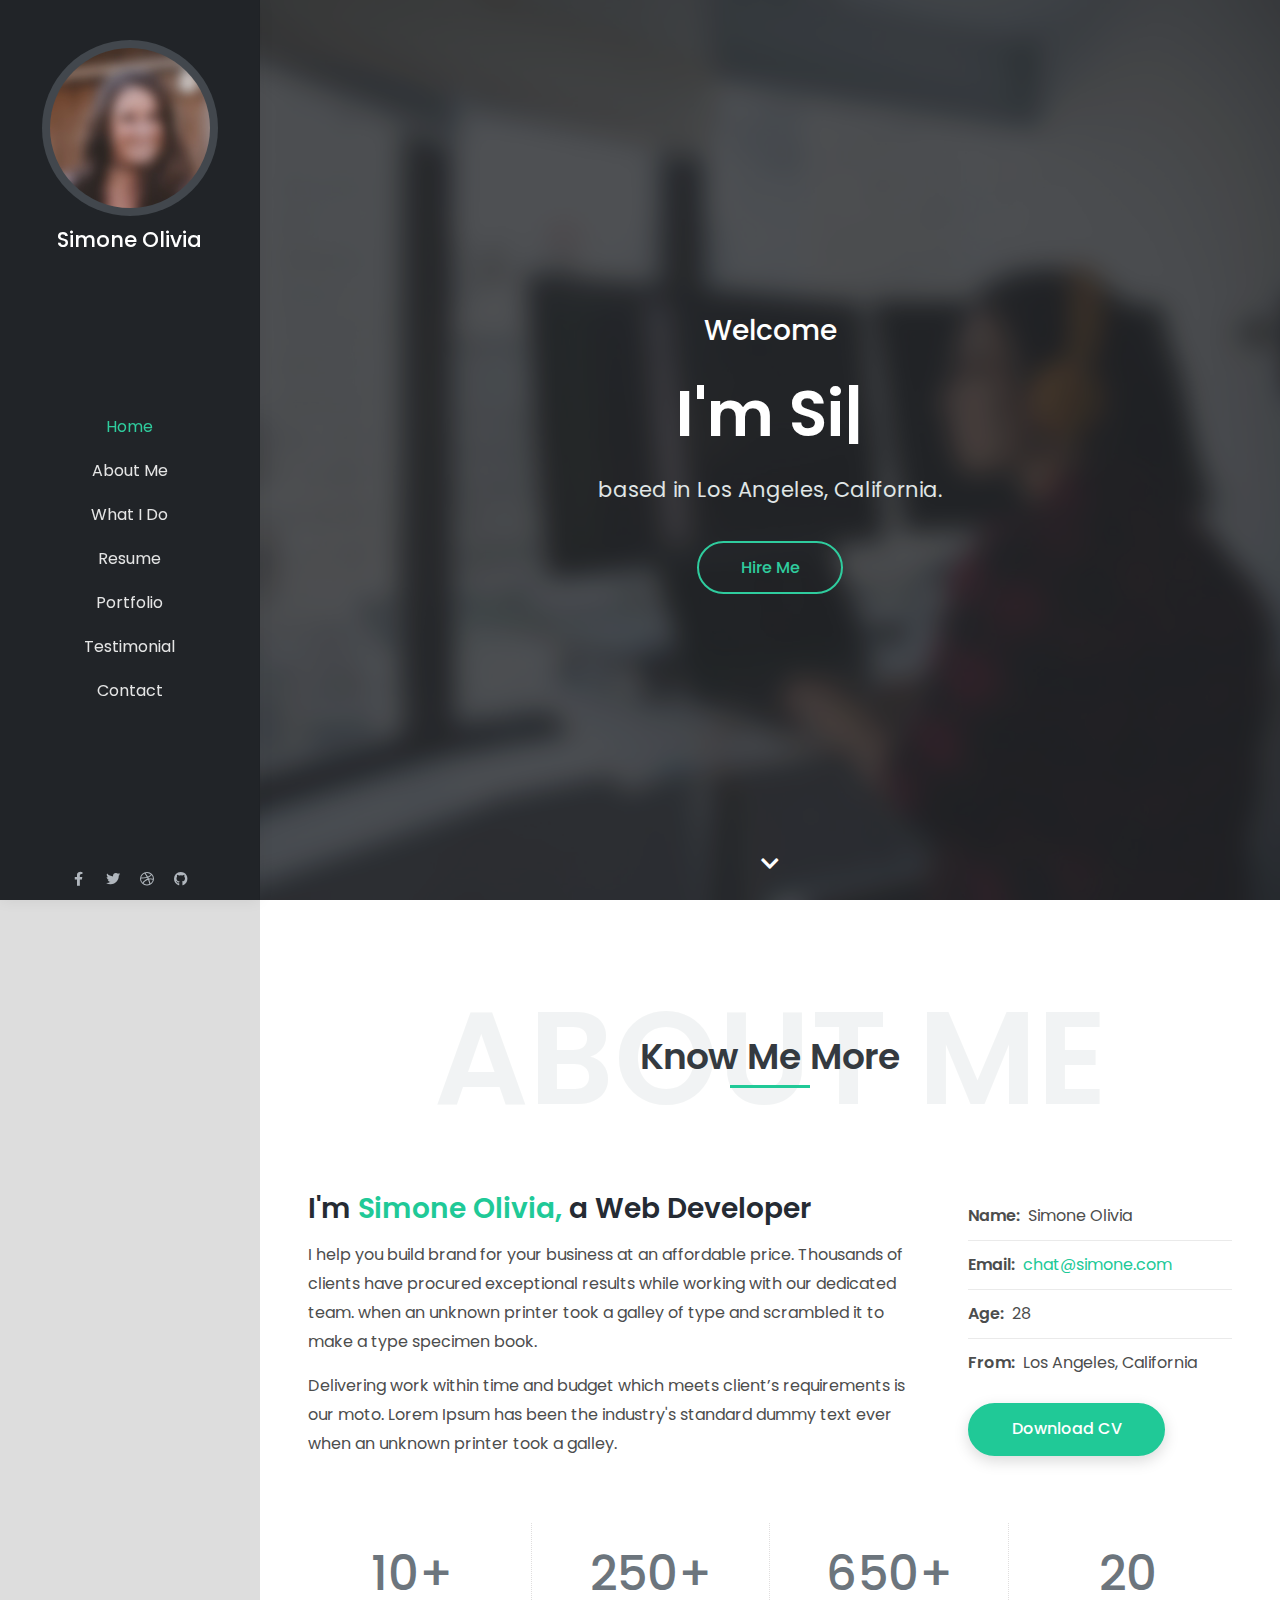
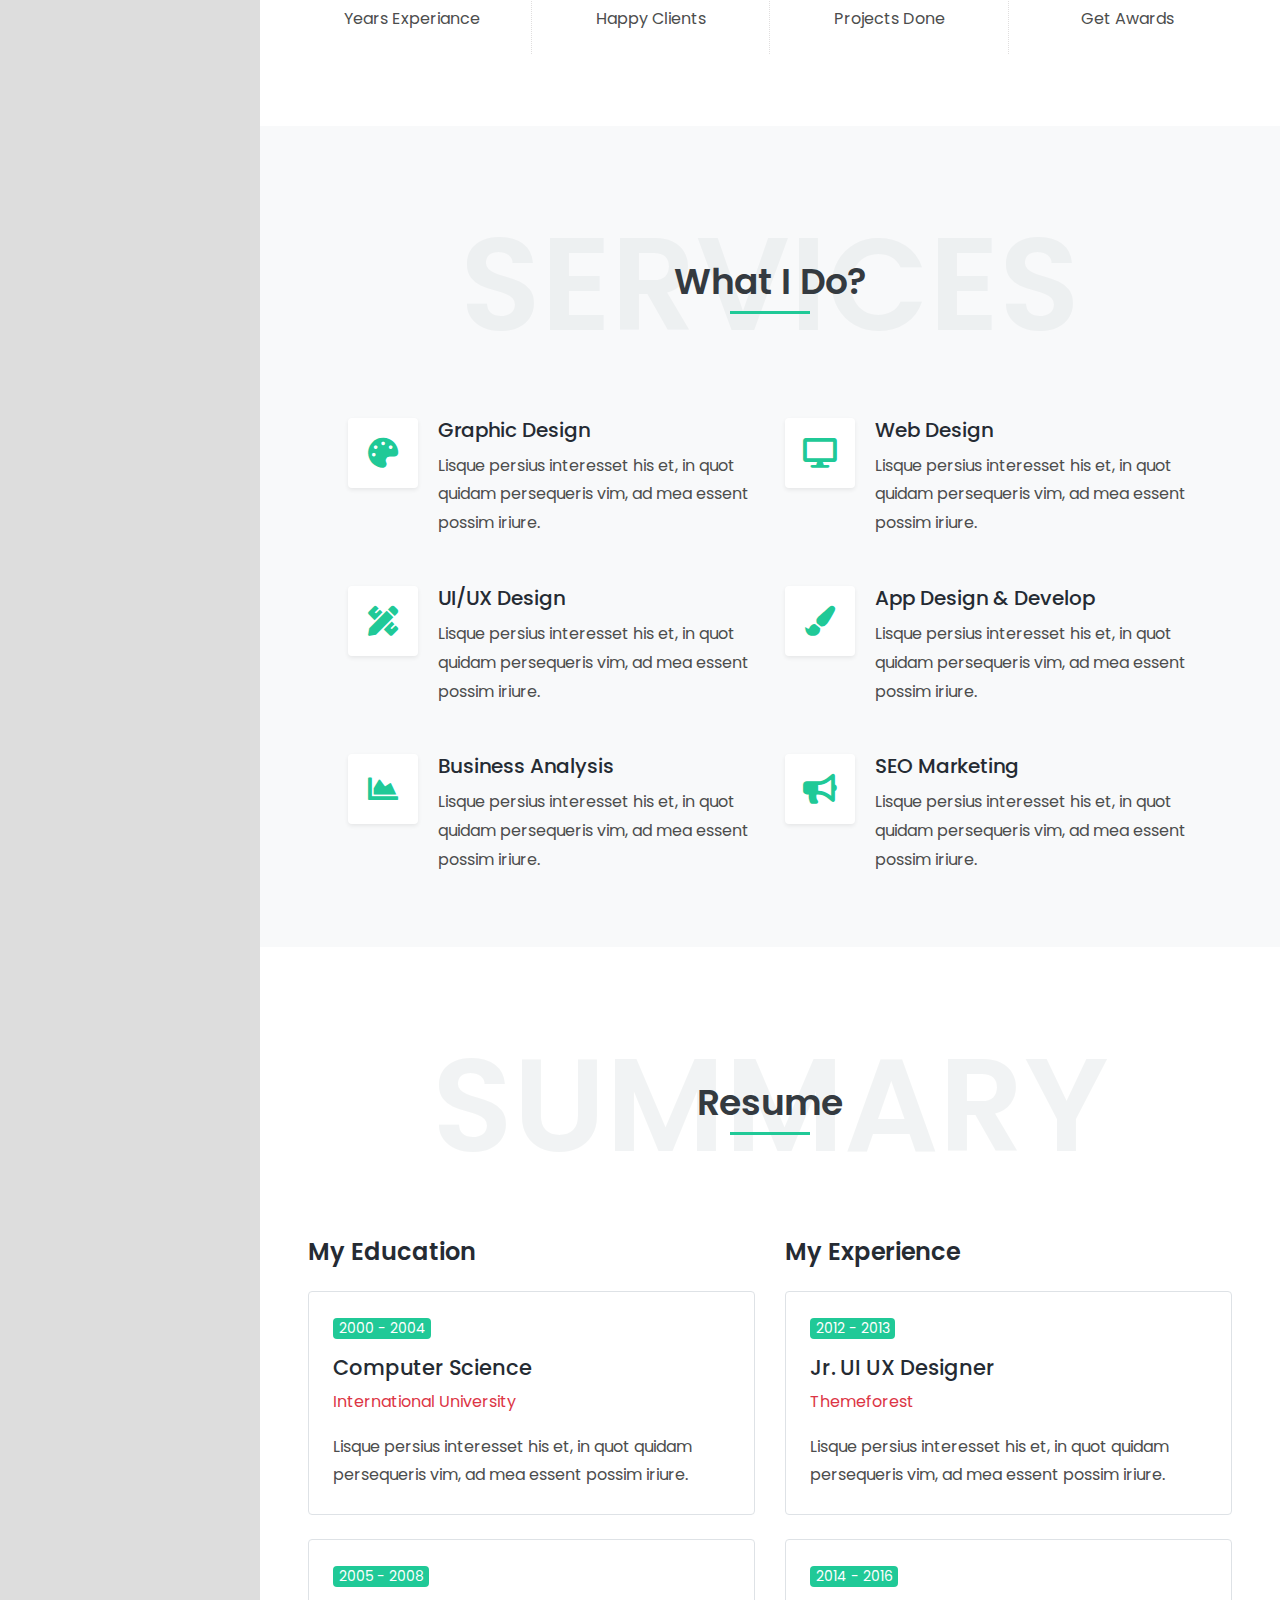
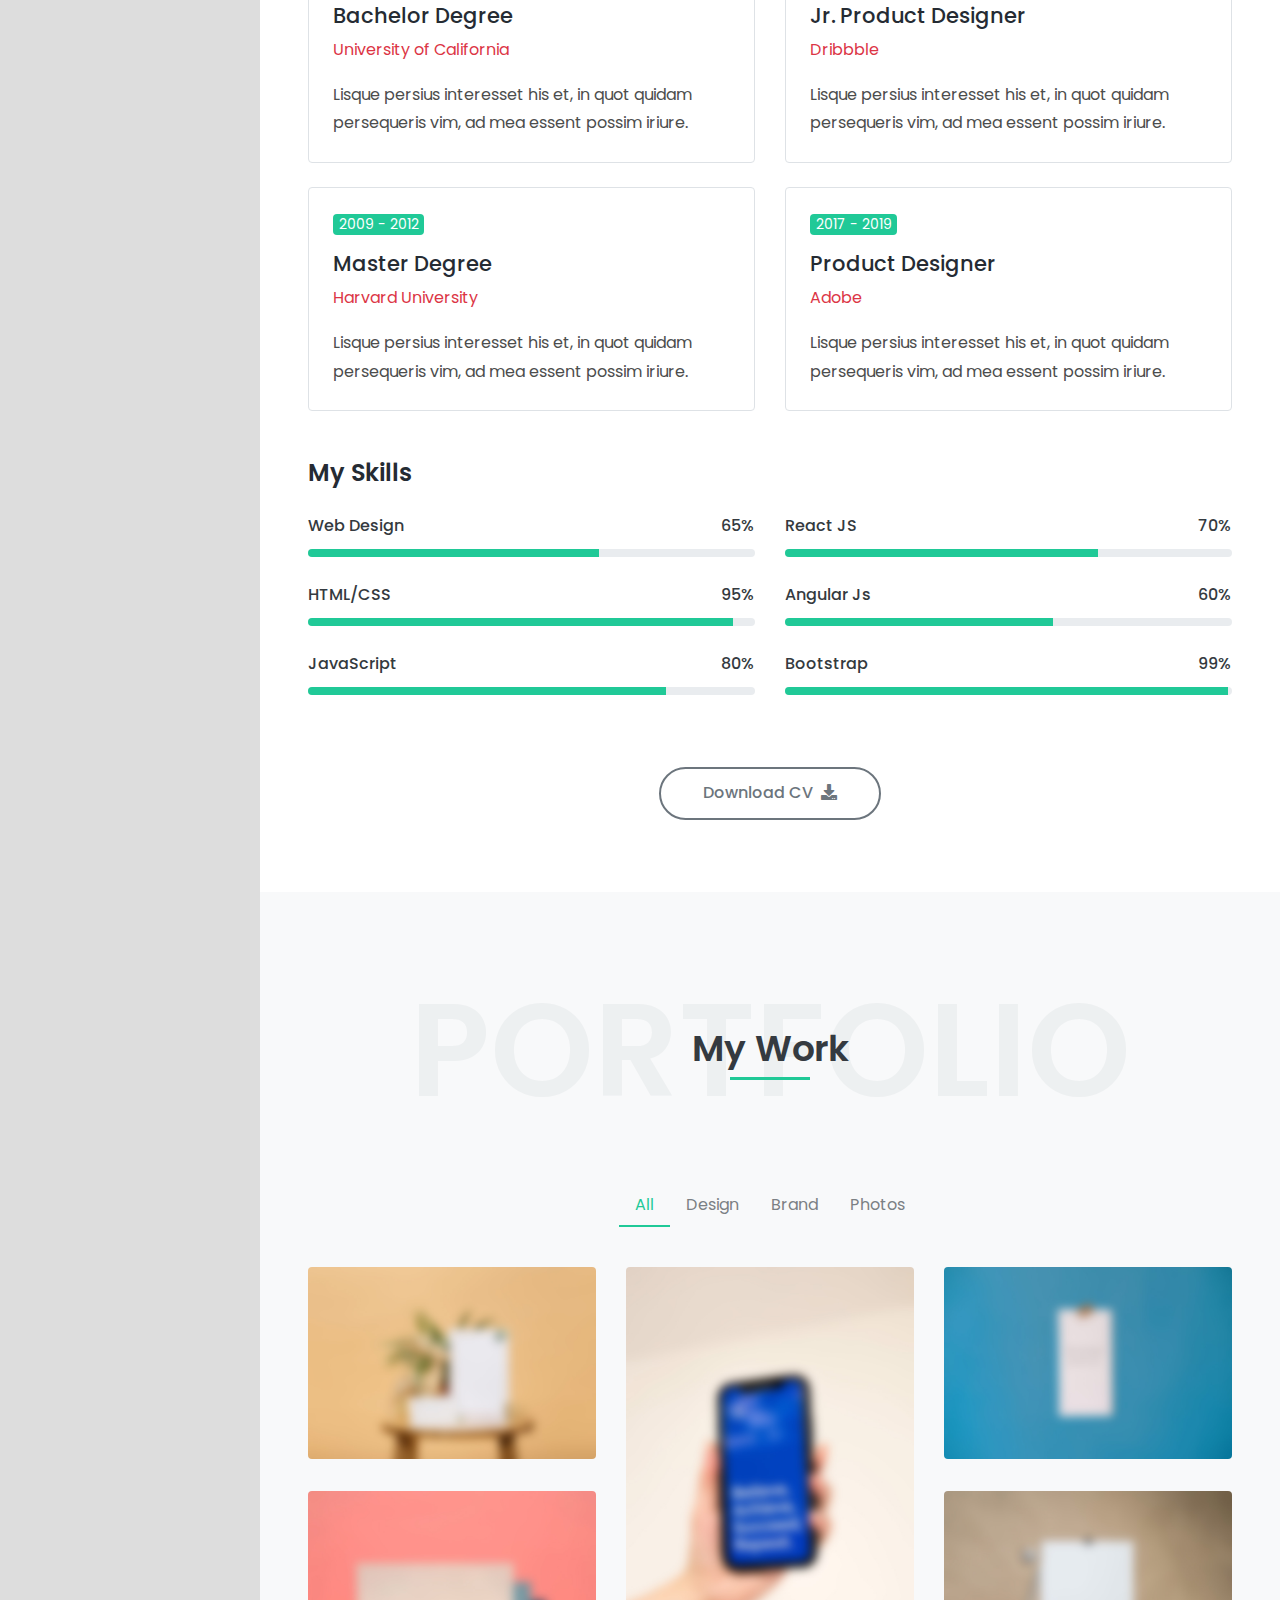
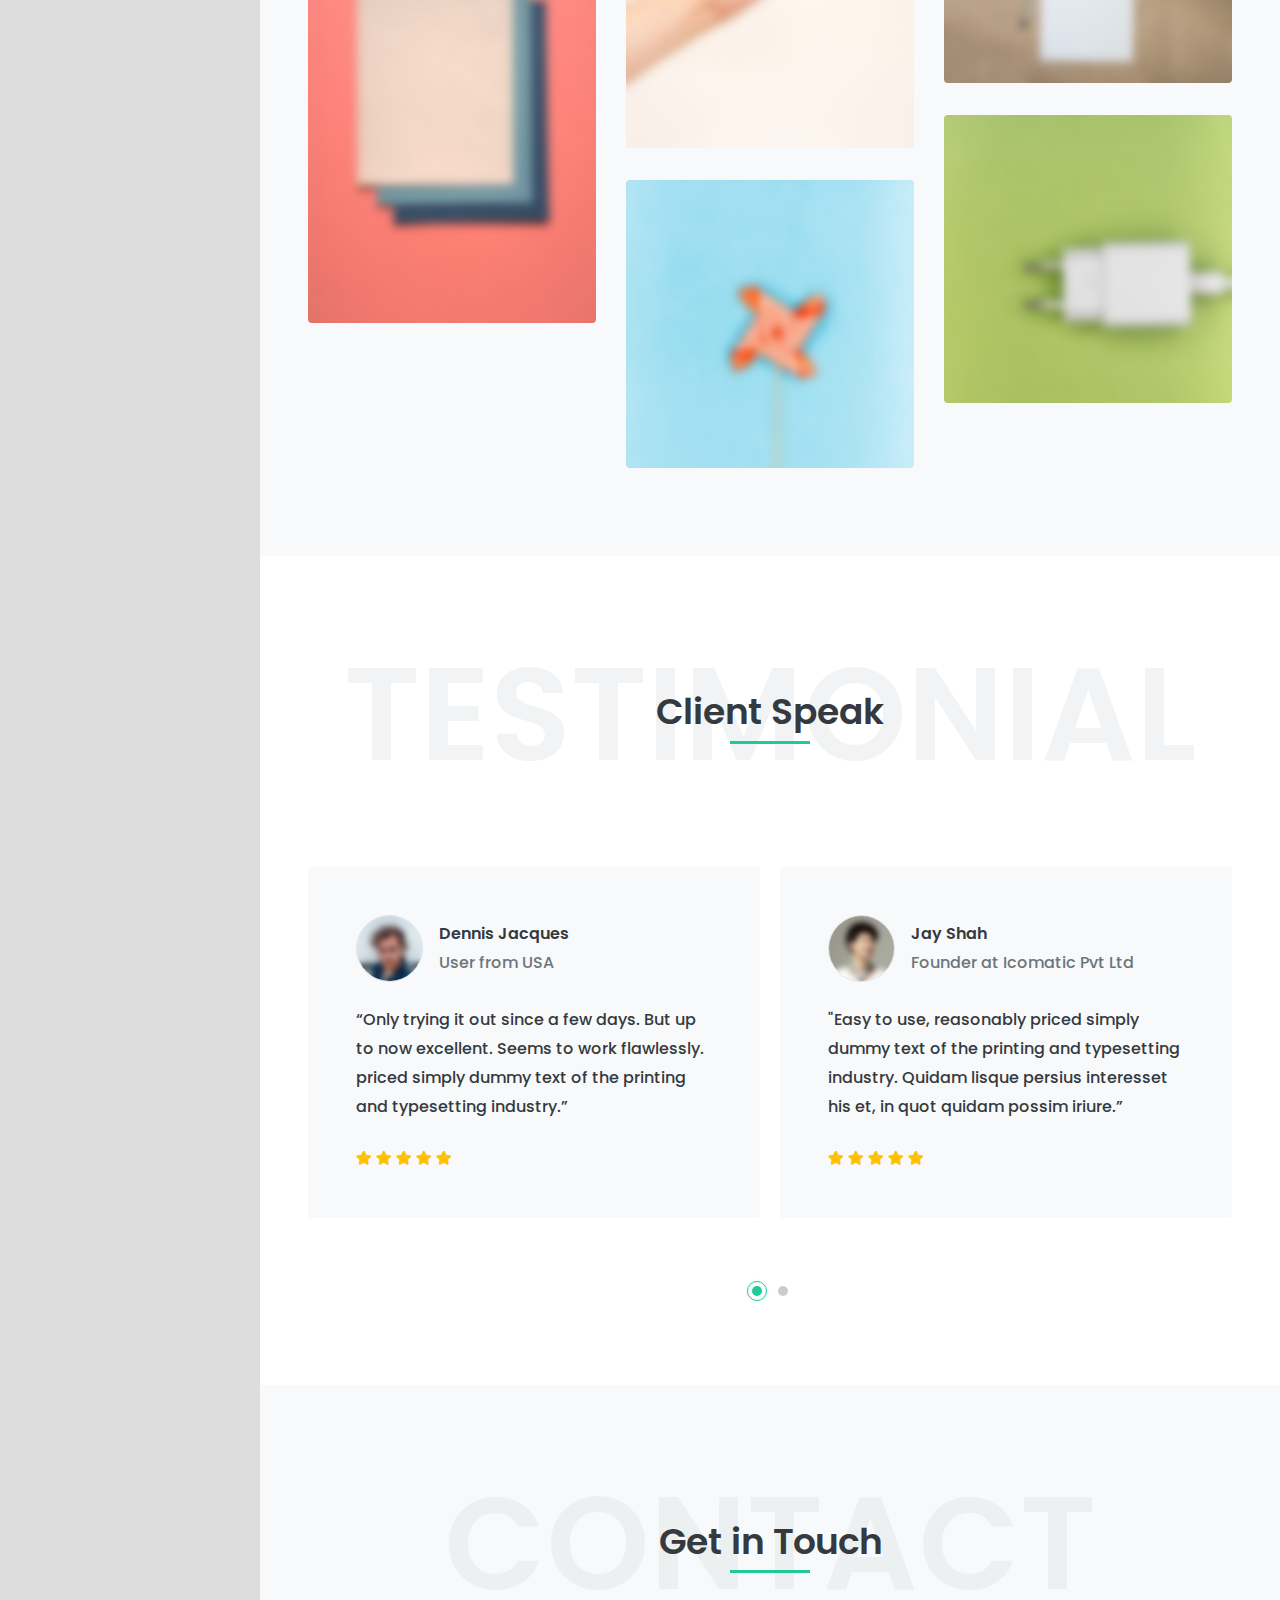
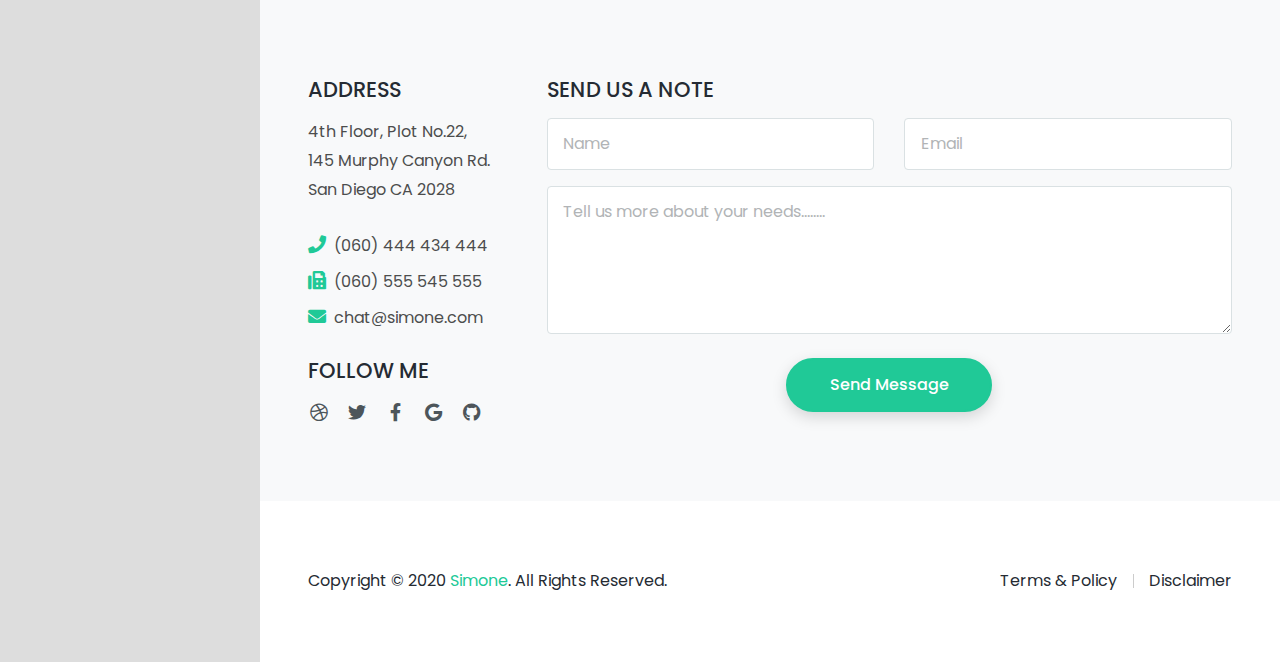
<file: HTML/index-w.html>
<!DOCTYPE html>
<html lang="en">
<head>
<meta charset="UTF-8" />
<meta http-equiv="X-UA-Compatible" content="IE=edge">
<meta name="viewport" content="width=device-width, initial-scale=1, minimum-scale=1.0, shrink-to-fit=no">
<link href="images/favicon.png" rel="icon" />
<title>Simone - Personal Portfolio Template</title>
<meta name="description" content="Simone is responsive bootstrap 4 one page personal portfolio html template.">
<meta name="author" content="harnishdesign.net">

<!-- Web Fonts -->
<link rel='stylesheet' href='https://fonts.googleapis.com/css?family=Poppins:100,200,300,400,500,600,700,800,900' type='text/css'>

<!-- Stylesheet
============================== -->
<!-- Bootstrap -->
<link rel="stylesheet" type="text/css" href="vendor/bootstrap/css/bootstrap.min.css" />
<!-- Font Awesome Icon -->
<link rel="stylesheet" type="text/css" href="vendor/font-awesome/css/all.min.css" />
<!-- Owl Carousel -->
<link rel="stylesheet" type="text/css" href="vendor/owl.carousel/assets/owl.carousel.min.css" />
<!-- Magnific Popup -->
<link rel="stylesheet" type="text/css" href="vendor/magnific-popup/magnific-popup.min.css" />
<!-- Custom Stylesheet -->
<link rel="stylesheet" type="text/css" href="css/stylesheet.css" />
</head>

<body class="side-header" data-spy="scroll" data-target=".navbar" data-offset="1">

<!-- Preloader -->
<div class="preloader">
  <div class="lds-ellipsis">
    <div></div>
    <div></div>
    <div></div>
    <div></div>
  </div>
</div>
<!-- Preloader End --> 

<!-- Document Wrapper   
=============================== -->
<div id="main-wrapper"> 
  <!-- Header
  ============================ -->
  <header id="header" class="sticky-top"> 
    <!-- Navbar -->
    <nav class="primary-menu navbar navbar-expand-lg bg-dark navbar-text-light border-bottom-0">
      <div class="container-fluid position-relative h-100 flex-lg-column pl-3 px-lg-3 pt-lg-3 pb-lg-2"> 
        
        <!-- Logo --> 
        <a href="index.html" class="mb-lg-auto mt-lg-4">
			<span class="bg-dark-2 rounded-pill p-2 mb-lg-1 d-none d-lg-inline-block">
				<img class="img-fluid rounded-pill d-block" src="images/profile.jpg" title="I'm Simone" alt="">
			</span>
			<h1 class="text-5 text-white text-center mb-0 d-lg-block">Simone Olivia</h1>
        </a> 
        <!-- Logo End -->
        
        <div id="header-nav" class="collapse navbar-collapse w-100 my-lg-auto">
          <ul class="navbar-nav text-lg-center my-lg-auto py-lg-3">
            <li class="nav-item"><a class="nav-link smooth-scroll active" href="#home">Home</a></li>
            <li class="nav-item"><a class="nav-link smooth-scroll" 	href="#about">About Me</a></li>
            <li class="nav-item"><a class="nav-link smooth-scroll" href="#services">What I Do</a></li>
            <li class="nav-item"><a class="nav-link smooth-scroll" href="#resume">Resume</a></li>
            <li class="nav-item"><a class="nav-link smooth-scroll" href="#portfolio">Portfolio</a></li>
            <li class="nav-item"><a class="nav-link smooth-scroll" href="#testimonial">Testimonial</a></li>
            <li class="nav-item"><a class="nav-link smooth-scroll" href="#contact">Contact</a></li>
          </ul>
        </div>
        <ul class="social-icons social-icons-muted social-icons-sm mt-lg-auto ml-auto ml-lg-0 mb-n1 d-flex">
          <li class="social-icons-facebook"><a data-toggle="tooltip" href="http://www.facebook.com/" target="_blank" title="" data-original-title="Facebook"><i class="fab fa-facebook-f"></i></a></li>
          <li class="social-icons-twitter"><a data-toggle="tooltip" href="http://www.twitter.com/" target="_blank" title="" data-original-title="Twitter"><i class="fab fa-twitter"></i></a></li>
          <li class="social-icons-dribbble"><a data-toggle="tooltip" href="http://www.dribbble.com/" target="_blank" title="" data-original-title="Dribbble"><i class="fab fa-dribbble"></i></a></li>
          <li class="social-icons-github"><a data-toggle="tooltip" href="http://www.google.com/" target="_blank" title="" data-original-title="GitHub"><i class="fab fa-github"></i></a></li>
        </ul>
        <button class="navbar-toggler" type="button" data-toggle="collapse" data-target="#header-nav"><span></span><span></span><span></span></button>
      </div>
    </nav>
    <!-- Navbar End --> 
  </header>
  <!-- Header End --> 
  
  <!-- Content
  ============================================= -->
  <div id="content" role="main"> 
    
    <!-- Intro
    ============================================= -->
    <section id="home">
      <div class="hero-wrap">
        <div class="hero-mask opacity-8 bg-dark"></div>
        <div class="hero-bg parallax" style="background-image:url('images/intro-bg.jpg');"></div>
        <div class="hero-content section d-flex fullscreen">
          <div class="container my-auto">
            <div class="row">
              <div class="col-12 text-center">
                <div class="typed-strings">
                  <p>I'm Simone Olivia</p>
                  <p>I'm a Freelancer.</p>
                  <p>I'm a Photographer.</p>
                  <p>I'm a Designer.</p>
                </div>
                <p class="text-7 font-weight-500 text-white mb-2 mb-md-3">Welcome</p>
                <h2 class="text-16 font-weight-600 text-white mb-2 mb-md-3"><span class="typed"></span></h2>
                <p class="text-5 text-light mb-4">based in Los Angeles, California.</p>
				<a href="#contact" class="btn btn-outline-primary rounded-pill shadow-none smooth-scroll mt-2">Hire Me</a>
              </div>
            </div>
          </div>
          <a href="#about" class="scroll-down-arrow text-white smooth-scroll"><span class="animated"><i class="fa fa-chevron-down"></i></span></a> </div>
      </div>
    </section>
    <!-- Intro end --> 
    
    <!-- About
    ============================================= -->
    <section id="about" class="section">
      <div class="container px-lg-5"> 
        <!-- Heading -->
        <div class="position-relative d-flex text-center mb-5">
          <h2 class="text-24 text-light opacity-4 text-uppercase font-weight-600 w-100 mb-0">About Me</h2>
          <p class="text-9 text-dark font-weight-600 position-absolute w-100 align-self-center line-height-4 mb-0">Know Me More<span class="heading-separator-line border-bottom border-3 border-primary position-abolute d-block mx-auto"></span> </p>
        </div>
        <!-- Heading end-->
        
        <div class="row">
          <div class="col-lg-8 text-center text-lg-left">
            <h2 class="text-7 font-weight-600 mb-3">I'm <span class="text-primary">Simone Olivia,</span> a Web Developer</h2>
            <p>I help you build brand for your business at an affordable price. Thousands of clients have procured exceptional results while working with our dedicated team. when an unknown printer took a galley of type and scrambled it to make a type specimen book.</p>
            <p>Delivering work within time and budget which meets client’s requirements is our moto. Lorem Ipsum has been the industry's standard dummy text ever when an unknown printer took a galley.</p>
          </div>
          <div class="col-lg-4 mt-5 mt-lg-0">
            <div class="pl-4">
              <ul class="list-style-2">
                <li class=""><span class="font-weight-600 mr-2">Name:</span>Simone Olivia</li>
                <li class=""><span class="font-weight-600 mr-2">Email:</span><a href="mailto:chat@simone.com">chat@simone.com</a></li>
                <li class=""><span class="font-weight-600 mr-2">Age:</span>28</li>
                <li class="border-0"><span class="font-weight-600 mr-2">From:</span>Los Angeles, California</li>
              </ul>
              <a href="#" class="btn btn-primary rounded-pill smooth-scroll">Download CV</a> </div>
          </div>
        </div>
        <div class="brands-grid separator-border mt-5">
          <div class="row">
            <div class="col-6 col-md-3">
              <div class="featured-box text-center">
                <h4 class="text-12 text-muted mb-0"><span class="counter" data-from="0" data-to="10">10</span>+</h4>
                <p class="mb-0">Years Experiance</p>
              </div>
            </div>
            <div class="col-6 col-md-3">
              <div class="featured-box text-center">
                <h4 class="text-12 text-muted mb-0"><span class="counter" data-from="0" data-to="250">250</span>+</h4>
                <p class="mb-0">Happy Clients</p>
              </div>
            </div>
            <div class="col-6 col-md-3">
              <div class="featured-box text-center">
                <h4 class="text-12 text-muted mb-0"><span class="counter" data-from="0" data-to="650">650</span>+</h4>
                <p class="mb-0">Projects Done</p>
              </div>
            </div>
            <div class="col-6 col-md-3">
              <div class="featured-box text-center">
                <h4 class="text-12 text-muted mb-0"><span class="counter" data-from="0" data-to="38">20</span></h4>
                <p class="mb-0">Get Awards</p>
              </div>
            </div>
          </div>
        </div>
      </div>
    </section>
    <!-- About end --> 
    
    <!-- Services
    ============================================= -->
    <section id="services" class="section bg-light">
      <div class="container px-lg-5"> 
        <!-- Heading -->
        <div class="position-relative d-flex text-center mb-5">
          <h2 class="text-24 text-light opacity-4 text-uppercase font-weight-600 w-100 mb-0">Services</h2>
          <p class="text-9 text-dark font-weight-600 position-absolute w-100 align-self-center line-height-4 mb-0">What I Do?<span class="heading-separator-line border-bottom border-3 border-primary position-abolute d-block mx-auto"></span> </p>
        </div>
        <!-- Heading end-->
        
        <div class="row">
          <div class="col-lg-11 mx-auto">
            <div class="row">
              <div class="col-md-6">
                <div class="featured-box style-3 mb-5">
                  <div class="featured-box-icon text-primary bg-white shadow-sm rounded"> <i class="fas fa-palette"></i> </div>
                  <h3>Graphic Design</h3>
                  <p class="mb-0">Lisque persius interesset his et, in quot quidam persequeris vim, ad mea essent possim iriure.</p>
                </div>
              </div>
              <div class="col-md-6">
                <div class="featured-box style-3 mb-5">
                  <div class="featured-box-icon text-primary bg-white shadow-sm rounded"> <i class="fas fa-desktop"></i></div>
                  <h3>Web Design</h3>
                  <p class="mb-0">Lisque persius interesset his et, in quot quidam persequeris vim, ad mea essent possim iriure.</p>
                </div>
              </div>
              <div class="col-md-6">
                <div class="featured-box style-3 mb-5">
                  <div class="featured-box-icon text-primary bg-white shadow-sm rounded"> <i class="fas fa-pencil-ruler"></i> </div>
                  <h3>UI/UX Design</h3>
                  <p class="mb-0">Lisque persius interesset his et, in quot quidam persequeris vim, ad mea essent possim iriure.</p>
                </div>
              </div>
              <div class="col-md-6">
                <div class="featured-box style-3 mb-5">
                  <div class="featured-box-icon text-primary bg-white shadow-sm rounded"> <i class="fas fa-paint-brush"></i> </div>
                  <h3>App Design &amp; Develop</h3>
                  <p class="mb-0">Lisque persius interesset his et, in quot quidam persequeris vim, ad mea essent possim iriure.</p>
                </div>
              </div>
              <div class="col-md-6">
                <div class="featured-box style-3 mb-5 mb-md-0">
                  <div class="featured-box-icon text-primary bg-white shadow-sm rounded"> <i class="fas fa-chart-area"></i> </div>
                  <h3>Business Analysis</h3>
                  <p class="mb-0">Lisque persius interesset his et, in quot quidam persequeris vim, ad mea essent possim iriure.</p>
                </div>
              </div>
              <div class="col-md-6">
                <div class="featured-box style-3 mb-0">
                  <div class="featured-box-icon text-primary bg-white shadow-sm rounded"> <i class="fas fa-bullhorn"></i> </div>
                  <h3>SEO Marketing</h3>
                  <p class="mb-0">Lisque persius interesset his et, in quot quidam persequeris vim, ad mea essent possim iriure.</p>
                </div>
              </div>
            </div>
          </div>
        </div>
      </div>
    </section>
    <!-- Services end --> 
    
    <!-- Resume
    ============================================= -->
    <section id="resume" class="section">
      <div class="container px-lg-5"> 
        <!-- Heading -->
        <div class="position-relative d-flex text-center mb-5">
          <h2 class="text-24 text-light opacity-4 text-uppercase font-weight-600 w-100 mb-0">Summary</h2>
          <p class="text-9 text-dark font-weight-600 position-absolute w-100 align-self-center line-height-4 mb-0">Resume<span class="heading-separator-line border-bottom border-3 border-primary position-abolute d-block mx-auto"></span> </p>
        </div>
        <!-- Heading end-->
        
        <div class="row"> 
          <!-- My Education -->
          <div class="col-md-6">
            <h2 class="text-6 font-weight-600 mb-4">My Education</h2>
            <div class="bg-white border rounded p-4 mb-4">
              <p class="badge badge-primary text-2 font-weight-400">2000 - 2004</p>
              <h3 class="text-5">Computer Science</h3>
              <p class="text-danger">International University</p>
              <p class="mb-0">Lisque persius interesset his et, in quot quidam persequeris vim, ad mea essent possim iriure.</p>
            </div>
            <div class="bg-white border rounded p-4 mb-4">
              <p class="badge badge-primary text-2 font-weight-400">2005 - 2008</p>
              <h3 class="text-5">Bachelor Degree</h3>
              <p class="text-danger">University of California</p>
              <p class="mb-0">Lisque persius interesset his et, in quot quidam persequeris vim, ad mea essent possim iriure.</p>
            </div>
            <div class="bg-white border rounded p-4 mb-4">
              <p class="badge badge-primary text-2 font-weight-400">2009 - 2012</p>
              <h3 class="text-5">Master Degree</h3>
              <p class="text-danger">Harvard University</p>
              <p class="mb-0">Lisque persius interesset his et, in quot quidam persequeris vim, ad mea essent possim iriure.</p>
            </div>
          </div>
          
          <!-- My Experience -->
          <div class="col-md-6">
            <h2 class="text-6 font-weight-600 mb-4">My Experience</h2>
            <div class="bg-white border rounded p-4 mb-4">
              <p class="badge badge-primary text-2 font-weight-400">2012 - 2013</p>
              <h3 class="text-5">Jr. UI UX Designer</h3>
              <p class="text-danger">Themeforest</p>
              <p class="mb-0">Lisque persius interesset his et, in quot quidam persequeris vim, ad mea essent possim iriure.</p>
            </div>
            <div class="bg-white border rounded p-4 mb-4">
              <p class="badge badge-primary text-2 font-weight-400">2014 - 2016</p>
              <h3 class="text-5">Jr. Product Designer</h3>
              <p class="text-danger">Dribbble</p>
              <p class="mb-0">Lisque persius interesset his et, in quot quidam persequeris vim, ad mea essent possim iriure.</p>
            </div>
            <div class="bg-white border rounded p-4 mb-4">
              <p class="badge badge-primary text-2 font-weight-400">2017 - 2019</p>
              <h3 class="text-5">Product Designer</h3>
              <p class="text-danger">Adobe</p>
              <p class="mb-0">Lisque persius interesset his et, in quot quidam persequeris vim, ad mea essent possim iriure.</p>
            </div>
          </div>
        </div>
        <!-- My Skills -->
		<h2 class="text-6 font-weight-600 mt-4 mb-4">My Skills</h2>
        <div class="row">
          <div class="col-md-6">
            <p class="text-dark font-weight-500 text-left mb-2">Web Design <span class="float-right">65%</span></p>
            <div class="progress progress-sm mb-4">
              <div class="progress-bar" role="progressbar" style="width: 65%" aria-valuenow="65" aria-valuemin="0" aria-valuemax="100"></div>
            </div>
            <p class="text-dark font-weight-500 text-left mb-2">HTML/CSS <span class="float-right">95%</span></p>
            <div class="progress progress-sm mb-4">
              <div class="progress-bar" role="progressbar" style="width: 95%" aria-valuenow="95" aria-valuemin="0" aria-valuemax="100"></div>
            </div>
            <p class="text-dark font-weight-500 text-left mb-2">JavaScript <span class="float-right">80%</span></p>
            <div class="progress progress-sm mb-4">
              <div class="progress-bar" role="progressbar" style="width: 80%" aria-valuenow="80" aria-valuemin="0" aria-valuemax="100"></div>
            </div>
          </div>
          <div class="col-md-6">
            <p class="text-dark font-weight-500 text-left mb-2">React JS <span class="float-right">70%</span></p>
            <div class="progress progress-sm mb-4">
              <div class="progress-bar" role="progressbar" style="width: 70%" aria-valuenow="70" aria-valuemin="0" aria-valuemax="100"></div>
            </div>
            <p class="text-dark font-weight-500 text-left mb-2">Angular Js <span class="float-right">60%</span></p>
            <div class="progress progress-sm mb-4">
              <div class="progress-bar" role="progressbar" style="width: 60%" aria-valuenow="60" aria-valuemin="0" aria-valuemax="100"></div>
            </div>
            <p class="text-dark font-weight-500 text-left mb-2">Bootstrap <span class="float-right">99%</span></p>
            <div class="progress progress-sm mb-4">
              <div class="progress-bar" role="progressbar" style="width: 99%" aria-valuenow="99" aria-valuemin="0" aria-valuemax="100"></div>
            </div>
          </div>
        </div>
        <div class="text-center mt-5"><a href="#" class="btn btn-outline-secondary rounded-pill shadow-none">Download CV <span class="ml-1"><i class="fas fa-download"></i></span></a></div>
      </div>
    </section>
    <!-- Resume end --> 
    
    <!-- Portfolio
    ============================================= -->
    <section id="portfolio" class="section bg-light">
      <div class="container px-lg-5"> 
        <!-- Heading -->
        <div class="position-relative d-flex text-center mb-5">
          <h2 class="text-24 text-light opacity-4 text-uppercase font-weight-600 w-100 mb-0">Portfolio</h2>
          <p class="text-9 text-dark font-weight-600 position-absolute w-100 align-self-center line-height-4 mb-0">My Work<span class="heading-separator-line border-bottom border-3 border-primary position-abolute d-block mx-auto"></span> </p>
        </div>
        <!-- Heading end--> 
        
        <!-- Filter Menu -->
        <ul class="portfolio-menu nav nav-tabs justify-content-center border-bottom-0 mb-4">
          <li class="nav-item"> <a data-filter="*" class="nav-link active" href="">All</a></li>
          <li class="nav-item"> <a data-filter=".design" href="" class="nav-link">Design</a></li>
          <li class="nav-item"> <a data-filter=".brand" href="" class="nav-link">Brand</a></li>
          <li class="nav-item"> <a data-filter=".photos" href="" class="nav-link">Photos</a></li>
        </ul>
        <!-- Filter Menu end -->
        <div class="portfolio popup-ajax-gallery">
          <div class="row portfolio-filter">
            <div class="col-sm-6 col-lg-4 brand">
              <div class="portfolio-box rounded my-3">
                <div class="portfolio-img rounded"> <img class="img-fluid d-block" src="images/projects/project-1.jpg" alt="">
                  <div class="portfolio-overlay"> <a class="popup-ajax stretched-link" href="ajax/portfolio-ajax-project-1.html"></a>
                    <div class="portfolio-overlay-details">
                      <h5 class="text-white font-weight-400">Project Title</h5>
                      <span class="text-light">Category</span> </div>
                  </div>
                </div>
              </div>
            </div>
            <div class="col-sm-6 col-lg-4 design">
              <div class="portfolio-box rounded my-3">
                <div class="portfolio-img rounded"> <img class="img-fluid d-block" src="images/projects/project-2.jpg" alt="">
                  <div class="portfolio-overlay"> <a class="popup-ajax stretched-link" href="ajax/portfolio-ajax-project-2.html"></a>
                    <div class="portfolio-overlay-details">
                      <h5 class="text-white font-weight-400">Project Title</h5>
                      <span class="text-light">Category</span> </div>
                  </div>
                </div>
              </div>
            </div>
            <div class="col-sm-6 col-lg-4 artwork photos">
              <div class="portfolio-box rounded my-3">
                <div class="portfolio-img rounded"> <img class="img-fluid d-block" src="images/projects/project-3.jpg" alt="">
                  <div class="portfolio-overlay"> <a class="popup-ajax stretched-link" href="ajax/portfolio-ajax-project-3.html"></a>
                    <div class="portfolio-overlay-details">
                      <h5 class="text-white font-weight-400">Project Title</h5>
                      <span class="text-light">Category</span> </div>
                  </div>
                </div>
              </div>
            </div>
            <div class="col-sm-6 col-lg-4 artwork brand photos">
              <div class="portfolio-box rounded my-3">
                <div class="portfolio-img rounded"> <img class="img-fluid d-block" src="images/projects/project-4.jpg" alt="">
                  <div class="portfolio-overlay"> <a class="popup-ajax stretched-link" href="ajax/portfolio-ajax-project-4.html"></a>
                    <div class="portfolio-overlay-details">
                      <h5 class="text-white font-weight-400">Project Title</h5>
                      <span class="text-light">Category</span> </div>
                  </div>
                </div>
              </div>
            </div>
            <div class="col-sm-6 col-lg-4 design">
              <div class="portfolio-box rounded my-3">
                <div class="portfolio-img rounded"> <img class="img-fluid d-block" src="images/projects/project-5.jpg" alt="">
                  <div class="portfolio-overlay"> <a class="popup-ajax stretched-link" href="ajax/portfolio-ajax-project-5.html"></a>
                    <div class="portfolio-overlay-details">
                      <h5 class="text-white font-weight-400">Project Title</h5>
                      <span class="text-light">Category</span> </div>
                  </div>
                </div>
              </div>
            </div>
            <div class="col-sm-6 col-lg-4 brand">
              <div class="portfolio-box rounded my-3">
                <div class="portfolio-img rounded"> <img class="img-fluid d-block" src="images/projects/project-6.jpg" alt="">
                  <div class="portfolio-overlay"> <a class="popup-ajax stretched-link" href="ajax/portfolio-ajax-project-6.html"></a>
                    <div class="portfolio-overlay-details">
                      <h5 class="text-white font-weight-400">Project Title</h5>
                      <span class="text-light">Category</span> </div>
                  </div>
                </div>
              </div>
            </div>
            <div class="col-sm-6 col-lg-4 design photos">
              <div class="portfolio-box rounded my-3">
                <div class="portfolio-img rounded"> <img class="img-fluid d-block" src="images/projects/project-7.jpg" alt="">
                  <div class="portfolio-overlay"> <a class="popup-ajax stretched-link" href="ajax/portfolio-ajax-project-7.html"></a>
                    <div class="portfolio-overlay-details">
                      <h5 class="text-white font-weight-400">Project Title</h5>
                      <span class="text-light">Category</span> </div>
                  </div>
                </div>
              </div>
            </div>
          </div>
        </div>
      </div>
    </section>
    <!-- Portfolio end --> 
    
    <!-- Testimonial
    ============================================= -->
    <section id="testimonial" class="section">
      <div class="container px-lg-5"> 
        <!-- Heading -->
        <div class="position-relative d-flex text-center mb-5">
          <h2 class="text-24 text-light opacity-4 text-uppercase font-weight-600 w-100 mb-0">Testimonial</h2>
          <p class="text-9 text-dark font-weight-600 position-absolute w-100 align-self-center line-height-4 mb-0">Client Speak<span class="heading-separator-line border-bottom border-3 border-primary position-abolute d-block mx-auto"></span> </p>
        </div>
        <!-- Heading end-->
        
        <div class="owl-carousel owl-theme" data-loop="true" data-nav="false" data-autoplay="false"  data-margin="20" data-stagepadding="0" data-slideby="1" data-items-xs="1" data-items-sm="1" data-items-md="1" data-items-lg="2">
          <div class="item">
            <div class="bg-light rounded p-5">
              <div class="d-flex align-items-center mt-auto mb-4"> <img class="img-fluid rounded-circle border d-inline-block w-auto" src="images/testimonial/client-sm-3.jpg" alt="">
                <p class="ml-3 mb-0"><strong class="d-block text-dark font-weight-600">Dennis Jacques</strong> <span class="text-muted font-weight-500">User from USA</span></p>
              </div>
              <p class="text-dark font-weight-500 mb-4">“Only trying it out since a few days. But up to now excellent. Seems to work flawlessly. priced simply dummy text of the printing and typesetting industry.”</p>
              <span class="text-2"> <i class="fas fa-star text-warning"></i> <i class="fas fa-star text-warning"></i> <i class="fas fa-star text-warning"></i> <i class="fas fa-star text-warning"></i> <i class="fas fa-star text-warning"></i> </span> </div>
          </div>
          <div class="item">
            <div class="bg-light rounded p-5">
              <div class="d-flex align-items-center mt-auto mb-4"> <img class="img-fluid rounded-circle border d-inline-block w-auto" src="images/testimonial/client-sm-1.jpg" alt="">
                <p class="ml-3 mb-0"><strong class="d-block text-dark font-weight-600">Jay Shah</strong> <span class="text-muted font-weight-500">Founder at Icomatic Pvt Ltd</span></p>
              </div>
              <p class="text-dark font-weight-500 mb-4">"Easy to use, reasonably priced simply dummy text of the printing and typesetting industry. Quidam lisque persius interesset his et, in quot quidam possim iriure.”</p>
              <span class="text-2"> <i class="fas fa-star text-warning"></i> <i class="fas fa-star text-warning"></i> <i class="fas fa-star text-warning"></i> <i class="fas fa-star text-warning"></i> <i class="fas fa-star text-warning"></i> </span> </div>
          </div>
          <div class="item">
            <div class="bg-light rounded p-5">
              <div class="d-flex align-items-center mt-auto mb-4"> <img class="img-fluid rounded-circle border d-inline-block w-auto" src="images/testimonial/client-sm-2.jpg" alt="">
                <p class="ml-3 mb-0"><strong class="d-block text-dark font-weight-600">Patrick Cary</strong> <span class="text-muted font-weight-500">Freelancer from USA</span></p>
              </div>
              <p class="text-dark font-weight-500 mb-4">“I am happy Working with printing and typesetting industry. Quidam lisque persius interesset his et, in quot quidam persequeris essent possim iriure.”</p>
              <span class="text-2"> <i class="fas fa-star text-warning"></i> <i class="fas fa-star text-warning"></i> <i class="fas fa-star text-warning"></i> <i class="fas fa-star text-warning"></i> <i class="fas fa-star text-warning"></i> </span> </div>
          </div>
          <div class="item">
            <div class="bg-light rounded p-5">
              <div class="d-flex align-items-center mt-auto mb-4"> <img class="img-fluid rounded-circle border d-inline-block w-auto" src="images/testimonial/client-sm-4.jpg" alt="">
                <p class="ml-3 mb-0"><strong class="d-block text-dark font-weight-600">Chris Tom</strong> <span class="text-muted font-weight-500">User from UK</span></p>
              </div>
              <p class="text-dark font-weight-500 mb-4">“I have used them twice now. Good rates, very efficient service and priced simply dummy text of the printing and typesetting industry quidam interesset his et. Excellent.”</p>
              <span class="text-2"> <i class="fas fa-star text-warning"></i> <i class="fas fa-star text-warning"></i> <i class="fas fa-star text-warning"></i> <i class="fas fa-star text-warning"></i> <i class="fas fa-star text-warning"></i> </span> </div>
          </div>
        </div>
      </div>
    </section>
    <!-- Testimonial end --> 
    
    <!-- Contact Me
    ============================================= -->
    <section id="contact" class="section bg-light">
      <div class="container px-lg-5">
        <!-- Heading -->
        <div class="position-relative d-flex text-center mb-5">
          <h2 class="text-24 text-light opacity-4 text-uppercase font-weight-600 w-100 mb-0">Contact</h2>
          <p class="text-9 text-dark font-weight-600 position-absolute w-100 align-self-center line-height-4 mb-0">Get in Touch<span class="heading-separator-line border-bottom border-3 border-primary position-abolute d-block mx-auto"></span> </p>
        </div>
        <!-- Heading end-->
        <div class="row">
          <div class="col-md-4 col-xl-3 order-1 order-md-0 text-center text-md-left mt-5 mt-md-0">
            <h2 class="mb-3 text-5 text-uppercase">Address</h2>
            <p class="text-3 mb-4">4th Floor, Plot No.22,<br>
              145 Murphy Canyon Rd.<br>
              San Diego CA 2028 </p>
            <p class="text-3 mb-1"><span class="text-primary text-4 mr-2"><i class="fas fa-phone"></i></span>(060) 444 434 444</p>
            <p class="text-3 mb-1"><span class="text-primary text-4 mr-2"><i class="fas fa-fax"></i></span>(060) 555 545 555</p>
            <p class="text-3 mb-4"><span class="text-primary text-4 mr-2"><i class="fas fa-envelope"></i></span>chat@simone.com</p>
            <h2 class="mb-3 text-5 text-uppercase">Follow Me</h2>
            <ul class="social-icons ml-md-n2 justify-content-center justify-content-md-start">
              <li class="social-icons-dribbble"><a data-toggle="tooltip" href="http://www.dribbble.com/harnishdesign/" target="_blank" title="" data-original-title="Dribbble"><i class="fab fa-dribbble"></i></a></li>
              <li class="social-icons-twitter"><a data-toggle="tooltip" href="https://twitter.com/harnishdesign/" target="_blank" title="" data-original-title="Twitter"><i class="fab fa-twitter"></i></a></li>
              <li class="social-icons-facebook"><a data-toggle="tooltip" href="http://www.facebook.com/harnishdesign/" target="_blank" title="" data-original-title="Facebook"><i class="fab fa-facebook-f"></i></a></li>
              <li class="social-icons-google"><a data-toggle="tooltip" href="http://www.google.com/" target="_blank" title="" data-original-title="Google"><i class="fab fa-google"></i></a></li>
              <li class="social-icons-github"><a data-toggle="tooltip" href="http://www.github.com/" target="_blank" title="" data-original-title="GitHub"><i class="fab fa-github"></i></a></li>
            </ul>
          </div>
          <div class="col-md-8 col-xl-9 order-0 order-md-1">
            <h2 class="mb-3 text-5 text-uppercase text-center text-md-left">Send us a note</h2>
			<form id="contact-form" action="php/mail.php" method="post">
              <div class="row">
                <div class="col-xl-6">
                  <div class="form-group">
                    <input name="name" type="text" class="form-control" required placeholder="Name">
                  </div>
                </div>
                <div class="col-xl-6">
                  <div class="form-group">
                    <input name="email" type="email" class="form-control" required placeholder="Email">
                  </div>
                </div>
              </div>
              <div class="form-group">
                <textarea name="form-message" class="form-control" rows="5" required placeholder="Tell us more about your needs........"></textarea>
              </div>
              <p class="text-center mt-4 mb-0">
				<button id="submit-btn" class="btn btn-primary rounded-pill d-inline-flex" type="submit">Send Message</button>
              </p>
            </form>
          </div>
        </div>
      </div>
    </section>
    <!-- Contact Me end --> 
    
  </div>
  <!-- Content end --> 
  
  <!-- Footer
  ============================================= -->
  <footer id="footer" class="section">
    <div class="container px-lg-5">
      <div class="row">
        <div class="col-lg-6 text-center text-lg-left">
          <p class="mb-3 mb-lg-0">Copyright © 2020 <a href="#">Simone</a>. All Rights Reserved.</p>
        </div>
        <div class="col-lg-6">
          <ul class="nav nav-separator justify-content-center justify-content-lg-end">
            <li class="nav-item"> <a class="nav-link" data-toggle="modal" data-target="#terms-policy" href="#">Terms & Policy</a></li>
            <li class="nav-item"> <a class="nav-link" data-toggle="modal" data-target="#disclaimer" href="#">Disclaimer</a></li>
          </ul>
        </div>
      </div>
    </div>
  </footer>
  <!-- Footer end --> 
  
</div>
<!-- Document Wrapper end --> 

<!-- Back to Top
============================================= --> 
<a id="back-to-top" class="rounded-circle" data-toggle="tooltip" title="Back to Top" href="javascript:void(0)"><i class="fa fa-chevron-up"></i></a> 

<!-- Terms & Policy Modal
================================== -->
<div id="terms-policy" class="modal fade" role="dialog" aria-hidden="true">
  <div class="modal-dialog modal-lg modal-dialog-centered" role="document">
    <div class="modal-content">
      <div class="modal-header">
        <h5 class="modal-title">Terms & Policy</h5>
        <button type="button" class="close font-weight-400" data-dismiss="modal" aria-label="Close"> <span aria-hidden="true">&times;</span> </button>
      </div>
      <div class="modal-body p-4">
        <p>Simply dummy text of the printing and typesetting industry. Lorem Ipsum has been the industry's standard dummy text ever since the 1500s, when an unknown printer took a galley of type and scrambled it to make a type specimen book. It has survived not only five centuries, but also the leap into electronic typesetting, remaining essentially unchanged.</p>
        <h3 class="mb-3 mt-4 mt-4">Terms of Use</h3>
        <p>It has survived not only five centuries, but also the leap into electronic typesetting, remaining essentially unchanged. Simply dummy text of the printing and typesetting industry.</p>
        <h5 class="text-4 mt-4">Part I – Information Simone collects and controls</h5>
        <p>Lorem Ipsum has been the industry's standard dummy text ever since the 1500s, when an unknown printer took a galley of type and scrambled it to make a type specimen book.</p>
        <h5 class="text-4 mt-4">Part II – Information that Simone processes on your behalf</h5>
        <p>Lorem Ipsum has been the industry's standard dummy text ever since the 1500s, when an unknown printer took a galley of type and scrambled it to make a type specimen book.</p>
        <h5 class="text-4 mt-4">Part III – General</h5>
        <p>It has survived not only five centuries, but also the leap into electronic typesetting, remaining essentially unchanged. Lorem Ipsum has been the industry's standard dummy text ever since the 1500s, when an unknown printer took a galley of type and scrambled it to make a type specimen book.</p>
        <h3 class="mb-3 mt-4">Privacy Policy</h3>
        <p>Lorem Ipsum is simply dummy text of the printing and typesetting industry. Lorem Ipsum has been the industry's standard dummy text ever since the 1500s, when an unknown printer took a galley of type and scrambled it to make a type specimen book. </p>
        <ol class="line-height-5">
          <li>Lisque persius interesset his et, in quot quidam persequeris vim, ad mea essent possim iriure.</li>
          <li>Quidam lisque persius interesset his et, Lisque persius interesset his et, in quot quidam persequeris vim, ad mea essent possim iriure.</li>
          <li>In quot quidam persequeris vim, ad mea essent possim iriure. Quidam lisque persius interesset his et.</li>
          <li>Quidam lisque persius interesset his et, Lisque persius interesset his et.</li>
          <li>Interesset his et, Lisque persius interesset his et, in quot quidam persequeris vim, ad mea essent possim iriure.</li>
          <li>Persius interesset his et, Lisque persius interesset his et, in quot quidam persequeris vim, ad mea essent possim iriure.</li>
          <li>Quot quidam persequeris vim Quidam lisque persius interesset his et, Lisque persius interesset his et, in quot quidam persequeris vim, ad mea essent possim iriure.</li>
        </ol>
      </div>
    </div>
  </div>
</div>
<!-- Terms & Policy Modal End --> 

<!-- Disclaimer Modal
================================== -->
<div id="disclaimer" class="modal fade" role="dialog" aria-hidden="true">
  <div class="modal-dialog modal-lg modal-dialog-centered" role="document">
    <div class="modal-content">
      <div class="modal-header">
        <h5 class="modal-title">Copyright & Disclaimer</h5>
        <button type="button" class="close font-weight-400" data-dismiss="modal" aria-label="Close"> <span aria-hidden="true">&times;</span> </button>
      </div>
      <div class="modal-body p-4">
        <p>Simply dummy text of the printing and typesetting industry. Lorem Ipsum has been the industry's standard dummy text ever since the 1500s, when an unknown printer took a galley of type and scrambled it to make a type specimen book. </p>
        <ul class="line-height-5">
          <li>Lisque persius interesset his et, in quot quidam persequeris vim, ad mea essent possim iriure.</li>
          <li>Quidam lisque persius interesset his et, Lisque persius interesset his et, in quot quidam persequeris vim, ad mea essent possim iriure.</li>
          <li>In quot quidam persequeris vim, ad mea essent possim iriure. Quidam lisque persius interesset his et.</li>
          <li>Quidam lisque persius interesset his et, Lisque persius interesset his et.</li>
          <li>Interesset his et, Lisque persius interesset his et, in quot quidam persequeris vim, ad mea essent possim iriure.</li>
          <li>Persius interesset his et, Lisque persius interesset his et, in quot quidam persequeris vim, ad mea essent possim iriure.</li>
          <li>Quot quidam persequeris vim Quidam lisque persius interesset his et, Lisque persius interesset his et, in quot quidam persequeris vim, ad mea essent possim iriure.</li>
        </ul>
      </div>
    </div>
  </div>
</div>
<!-- Disclaimer Modal End --> 

<!-- JavaScript --> 
<script src="vendor/jquery/jquery.min.js"></script> 
<script src="vendor/bootstrap/js/bootstrap.bundle.min.js"></script> 
<!-- Easing --> 
<script src="vendor/jquery.easing/jquery.easing.min.js"></script> 
<!-- Appear --> 
<script src="vendor/jquery.appear/jquery.appear.min.js"></script> 
<!-- Counter --> 
<script src="vendor/jquery.countTo/jquery.countTo.min.js"></script> 
<!-- Parallax Bg --> 
<script src="vendor/parallaxie/parallaxie.min.js"></script> 
<!-- Typed --> 
<script src="vendor/typed/typed.min.js"></script> 
<!-- Owl Carousel --> 
<script src="vendor/owl.carousel/owl.carousel.min.js"></script> 
<!-- isotope Portfolio Filter --> 
<script src="vendor/isotope/isotope.pkgd.min.js"></script> 
<!-- Magnific Popup --> 
<script src="vendor/magnific-popup/jquery.magnific-popup.min.js"></script> 
<!-- Custom Script --> 
<script src="js/theme.js"></script>
</body>
</html>
</file>
<file: Documentation/assets/vendor/highlight.js/styles/github.css>
/*

github.com style (c) Vasily Polovnyov <vast@whiteants.net>

*/

.hljs {
  display: block;
  overflow-x: auto;
  padding: 0.5em;
  color: #333;
  background: #f8f8f8;
}

.hljs-comment,
.hljs-quote {
  color: #998;
  font-style: italic;
}

.hljs-keyword,
.hljs-selector-tag,
.hljs-subst {
  color: #333;
  font-weight: bold;
}

.hljs-number,
.hljs-literal,
.hljs-variable,
.hljs-template-variable,
.hljs-tag .hljs-attr {
  color: #008080;
}

.hljs-string,
.hljs-doctag {
  color: #d14;
}

.hljs-title,
.hljs-section,
.hljs-selector-id {
  color: #900;
  font-weight: bold;
}

.hljs-subst {
  font-weight: normal;
}

.hljs-type,
.hljs-class .hljs-title {
  color: #458;
  font-weight: bold;
}

.hljs-tag,
.hljs-name,
.hljs-attribute {
  color: #000080;
  font-weight: normal;
}

.hljs-regexp,
.hljs-link {
  color: #009926;
}

.hljs-symbol,
.hljs-bullet {
  color: #990073;
}

.hljs-built_in,
.hljs-builtin-name {
  color: #0086b3;
}

.hljs-meta {
  color: #999;
  font-weight: bold;
}

.hljs-deletion {
  background: #fdd;
}

.hljs-addition {
  background: #dfd;
}

.hljs-emphasis {
  font-style: italic;
}

.hljs-strong {
  font-weight: bold;
}
</file>
<file: Documentation/assets/css/stylesheet.css>
/*===========================================================

   Template Name: iDocs - Documentation HTML Template
   Author: Harnish Design
   Template URL: http://demo.harnishdesign.net/html/idocs
   Author URL: https://themeforest.net/user/harnishdesign
   File Description : Main css file of the template
	
=================================================
  Table of Contents
=================================================

	1. Basic
	2. Helpers Classes
	3. Layouts
		3.1 Side Navigation
		3.2 Docs Content
		3.3 Section Divider
	4. Header
		4.1 Main Navigation
	5 Elements
		5.1 List Style
		5.2 Changelog
		5.3 Accordion & Toggle
		5.4 Nav
		5.5 Tabs
		5.6 Popup Img
		5.7 Featured Box
	6 Footer
		6.1 Social Icons
		6.2 Back to Top
	7 Extra

=======================================================*/
/* =================================== */
/*  1. Basic Style 
/* =================================== */
body, html {
  height: 100%;
}

body {
  background: #dddddd;
  color: #4c4d4d;
}

/*-------- Preloader --------*/
.preloader {
  position: fixed;
  width: 100%;
  height: 100%;
  z-index: 999999999 !important;
  background-color: #fff;
  top: 0;
  left: 0;
  right: 0;
  bottom: 0;
}
.preloader .lds-ellipsis {
  display: inline-block;
  position: absolute;
  width: 80px;
  height: 80px;
  margin-top: -40px;
  margin-left: -40px;
  top: 50%;
  left: 50%;
}
.preloader .lds-ellipsis div {
  position: absolute;
  top: 33px;
  width: 13px;
  height: 13px;
  border-radius: 50%;
  background: #000;
  animation-timing-function: cubic-bezier(0, 1, 1, 0);
}
.preloader .lds-ellipsis div:nth-child(1) {
  left: 8px;
  animation: lds-ellipsis1 0.6s infinite;
}
.preloader .lds-ellipsis div:nth-child(2) {
  left: 8px;
  animation: lds-ellipsis2 0.6s infinite;
}
.preloader .lds-ellipsis div:nth-child(3) {
  left: 32px;
  animation: lds-ellipsis2 0.6s infinite;
}
.preloader .lds-ellipsis div:nth-child(4) {
  left: 56px;
  animation: lds-ellipsis3 0.6s infinite;
}

@keyframes lds-ellipsis1 {
  0% {
    transform: scale(0);
  }
  100% {
    transform: scale(1);
  }
}
@keyframes lds-ellipsis3 {
  0% {
    transform: scale(1);
  }
  100% {
    transform: scale(0);
  }
}
@keyframes lds-ellipsis2 {
  0% {
    transform: translate(0, 0);
  }
  100% {
    transform: translate(24px, 0);
  }
}
/*--- Preloader Magnific Popup ----*/
.mfp-container .preloader {
  background: transparent;
}
.mfp-container .preloader .lds-ellipsis div {
  background: #fff;
}

::selection {
  background: #0366d6;
  color: #fff;
  text-shadow: none;
}

code {
  padding: 2px 5px;
  background-color: #f9f2f4;
  border-radius: 4px;
}

form {
  padding: 0;
  margin: 0;
  display: inline;
}

img {
  vertical-align: inherit;
}

a, a:focus {
  color: #0366d6;
  -webkit-transition: all 0.2s ease;
  transition: all 0.2s ease;
}

a:hover, a:active {
  color: #0355b3;
  -webkit-transition: all 0.2s ease;
  transition: all 0.2s ease;
}

a:focus, a:active,
.btn.active.focus,
.btn.active:focus,
.btn.focus,
.btn:active.focus,
.btn:active:focus,
.btn:focus,
button:focus,
button:active {
  outline: none;
}

p {
  line-height: 1.8;
}

blockquote {
  border-left: 5px solid #eee;
  padding: 10px 20px;
}

iframe {
  border: 0 !important;
}

h1, h2, h3, h4, h5, h6 {
  color: #252b33;
  line-height: 1.5;
  margin: 0 0 1.5rem 0;
  font-family: Roboto, sans-serif;
}

h1 {
  font-size: 3rem;
}

h2 {
  font-size: 2.2rem;
}

dl, ol, ul, pre, blockquote, .table {
  margin-bottom: 1.8rem;
}

/*=== Highlight Js ===*/
.hljs {
  padding: 1.5rem;
}

/* =================================== */
/*  2. Helpers Classes
/* =================================== */
/* Box Shadow */
.shadow-md {
  -webkit-box-shadow: 0px 0px 50px -35px rgba(0, 0, 0, 0.4) !important;
  box-shadow: 0px 0px 50px -35px rgba(0, 0, 0, 0.4) !important;
}

/* Border Radius */
.rounded-lg {
  border-radius: 0.6rem !important;
}

.rounded-top-0 {
  border-top-left-radius: 0px !important;
  border-top-right-radius: 0px !important;
}

.rounded-bottom-0 {
  border-bottom-left-radius: 0px !important;
  border-bottom-right-radius: 0px !important;
}

.rounded-left-0 {
  border-top-left-radius: 0px !important;
  border-bottom-left-radius: 0px !important;
}

.rounded-right-0 {
  border-top-right-radius: 0px !important;
  border-bottom-right-radius: 0px !important;
}

/* Border Size */
.border-1 {
  border-width: 1px !important;
}

.border-2 {
  border-width: 2px !important;
}

.border-3 {
  border-width: 3px !important;
}

.border-4 {
  border-width: 4px !important;
}

.border-5 {
  border-width: 5px !important;
}

/* Text Size */
.text-0 {
  font-size: 11px !important;
  font-size: 0.6875rem !important;
}

.text-1 {
  font-size: 12px !important;
  font-size: 0.75rem !important;
}

.text-2 {
  font-size: 14px !important;
  font-size: 0.875rem !important;
}

.text-3 {
  font-size: 16px !important;
  font-size: 1rem !important;
}

.text-4 {
  font-size: 18px !important;
  font-size: 1.125rem !important;
}

.text-5 {
  font-size: 21px !important;
  font-size: 1.3125rem !important;
}

.text-6 {
  font-size: 24px !important;
  font-size: 1.50rem !important;
}

.text-7 {
  font-size: 28px !important;
  font-size: 1.75rem !important;
}

.text-8 {
  font-size: 32px !important;
  font-size: 2rem !important;
}

.text-9 {
  font-size: 36px !important;
  font-size: 2.25rem !important;
}

.text-10 {
  font-size: 40px !important;
  font-size: 2.50rem !important;
}

.text-11 {
  font-size: 2.75rem !important;
}
@media (max-width: 992px) {
  .text-11 {
    font-size: calc(1.4rem + 2.1774193548vw)  !important;
  }
}

.text-12 {
  font-size: 3rem !important;
}
@media (max-width: 992px) {
  .text-12 {
    font-size: calc(1.425rem + 2.5403225806vw)  !important;
  }
}

.text-13 {
  font-size: 3.25rem !important;
}
@media (max-width: 992px) {
  .text-13 {
    font-size: calc(1.45rem + 2.9032258065vw)  !important;
  }
}

.text-14 {
  font-size: 3.5rem !important;
}
@media (max-width: 992px) {
  .text-14 {
    font-size: calc(1.475rem + 3.2661290323vw)  !important;
  }
}

.text-15 {
  font-size: 3.75rem !important;
}
@media (max-width: 992px) {
  .text-15 {
    font-size: calc(1.5rem + 3.6290322581vw)  !important;
  }
}

.text-16 {
  font-size: 4rem !important;
}
@media (max-width: 992px) {
  .text-16 {
    font-size: calc(1.525rem + 3.9919354839vw)  !important;
  }
}

.text-17 {
  font-size: 4.5rem !important;
}
@media (max-width: 992px) {
  .text-17 {
    font-size: calc(1.575rem + 4.7177419355vw)  !important;
  }
}

.text-18 {
  font-size: 5rem !important;
}
@media (max-width: 992px) {
  .text-18 {
    font-size: calc(1.625rem + 5.4435483871vw)  !important;
  }
}

.text-19 {
  font-size: 5.25rem !important;
}
@media (max-width: 992px) {
  .text-19 {
    font-size: calc(1.65rem + 5.8064516129vw)  !important;
  }
}

.text-20 {
  font-size: 5.75rem !important;
}
@media (max-width: 992px) {
  .text-20 {
    font-size: calc(1.7rem + 6.5322580645vw)  !important;
  }
}

.text-21 {
  font-size: 6.5rem !important;
}
@media (max-width: 992px) {
  .text-21 {
    font-size: calc(1.775rem + 7.6209677419vw)  !important;
  }
}

.text-22 {
  font-size: 7rem !important;
}
@media (max-width: 992px) {
  .text-22 {
    font-size: calc(1.825rem + 8.3467741935vw)  !important;
  }
}

.text-23 {
  font-size: 7.75rem !important;
}
@media (max-width: 992px) {
  .text-23 {
    font-size: calc(1.9rem + 9.435483871vw)  !important;
  }
}

.text-24 {
  font-size: 8.25rem !important;
}
@media (max-width: 992px) {
  .text-24 {
    font-size: calc(1.95rem + 10.1612903226vw)  !important;
  }
}

.text-25 {
  font-size: 9rem !important;
}
@media (max-width: 992px) {
  .text-25 {
    font-size: calc(2.025rem + 11.25vw)  !important;
  }
}

.text-11, .text-12, .text-13, .text-14, .text-15, .text-16, .text-17, .text-18, .text-19, .text-20, .text-21, .text-22, .text-23, .text-24, .text-25 {
  line-height: 1.3;
}

/* Line height */
.line-height-07 {
  line-height: 0.7 !important;
}

.line-height-1 {
  line-height: 1 !important;
}

.line-height-2 {
  line-height: 1.2 !important;
}

.line-height-3 {
  line-height: 1.4 !important;
}

.line-height-4 {
  line-height: 1.6 !important;
}

.line-height-5 {
  line-height: 1.8 !important;
}

/* Font Weight */
.font-weight-100 {
  font-weight: 100 !important;
}

.font-weight-200 {
  font-weight: 200 !important;
}

.font-weight-300 {
  font-weight: 300 !important;
}

.font-weight-400 {
  font-weight: 400 !important;
}

.font-weight-500 {
  font-weight: 500 !important;
}

.font-weight-600 {
  font-weight: 600 !important;
}

.font-weight-700 {
  font-weight: 700 !important;
}

.font-weight-800 {
  font-weight: 800 !important;
}

.font-weight-900 {
  font-weight: 900 !important;
}

/* Opacity */
.opacity-0 {
  opacity: 0;
}

.opacity-1 {
  opacity: 0.1;
}

.opacity-2 {
  opacity: 0.2;
}

.opacity-3 {
  opacity: 0.3;
}

.opacity-4 {
  opacity: 0.4;
}

.opacity-5 {
  opacity: 0.5;
}

.opacity-6 {
  opacity: 0.6;
}

.opacity-7 {
  opacity: 0.7;
}

.opacity-8 {
  opacity: 0.8;
}

.opacity-9 {
  opacity: 0.9;
}

.opacity-10 {
  opacity: 1;
}

/* Background light */
.bg-light-1 {
  background-color: #e9ecef !important;
}

.bg-light-2 {
  background-color: #dee2e6 !important;
}

.bg-light-3 {
  background-color: #ced4da !important;
}

.bg-light-4 {
  background-color: #adb5bd !important;
}

/* Background Dark */
.bg-dark {
  background-color: #111418 !important;
}

.bg-dark-1 {
  background-color: #212529 !important;
}

.bg-dark-2 {
  background-color: #343a40 !important;
}

.bg-dark-3 {
  background-color: #495057 !important;
}

.bg-dark-4 {
  background-color: #6c757d !important;
}

/* Progress Bar */
.progress-sm {
  height: 0.5rem !important;
}

.progress-lg {
  height: 1.5rem !important;
}

hr {
  border-top: 1px solid rgba(16, 85, 96, 0.1);
}

/* =================================== */
/*  3. Layouts
/* =================================== */
#main-wrapper {
  background: #fff;
}

.box #main-wrapper {
  max-width: 1200px;
  margin: 0 auto;
  -webkit-box-shadow: 0px 0px 10px rgba(0, 0, 0, 0.1);
  box-shadow: 0px 0px 10px rgba(0, 0, 0, 0.1);
}
.box .idocs-navigation {
  left: auto;
}

@media (min-width: 1200px) {
  .container {
    max-width: 1170px !important;
  }
}
/*=== 3.1 Side Navigation ===*/
.idocs-navigation {
  position: fixed;
  top: 70px;
  left: 0;
  overflow: hidden;
  overflow-y: auto;
  width: 260px;
  height: calc(100% - 70px);
  z-index: 1;
  border-right: 1px solid rgba(0, 0, 0, 0.05);
  transition: all 0.3s;
}
.idocs-navigation > .nav {
  padding: 30px 0;
}
.idocs-navigation .nav .nav-item {
  position: relative;
}
.idocs-navigation .nav .nav {
  margin: 0 0 5px;
}
.idocs-navigation .nav .nav-link {
  position: relative;
  padding: 6px 30px;
  line-height: 25px;
  font-weight: 600;
}
.idocs-navigation .nav .nav-item:hover > .nav-link, .idocs-navigation .nav .nav-item .nav-link.active {
  font-weight: 700;
}
.idocs-navigation .nav .nav {
  display: none;
  border-left: 1px solid regba(0, 0, 0, 0.3);
}
.idocs-navigation .nav .nav .nav-item .nav-link:after {
  content: "";
  position: absolute;
  left: 30px;
  height: 100%;
  border-left: 1px solid rgba(0, 0, 0, 0.12);
  width: 1px;
  top: 0;
}
.idocs-navigation .nav .nav .nav-item .nav-link.active:after {
  border-color: #0366d6;
  border-width: 2px;
}
.idocs-navigation .nav .nav-item .nav-link.active + .nav {
  display: block;
}
.idocs-navigation .nav .nav .nav-link {
  color: #6a6a6a;
  padding: 4px 30px 4px 45px;
  font-size: 15px;
  text-transform: none;
}
.idocs-navigation .nav .nav .nav .nav-link {
  padding: 4px 30px 4px 60px;
  font-size: 15px;
}
.idocs-navigation .nav .nav .nav .nav-item .nav-link:after {
  left: 45px;
}
.idocs-navigation > .nav > .nav-item > .nav-link.active:after {
  position: absolute;
  content: " ";
  top: 50%;
  right: 18px;
  border-color: #000;
  border-top: 2px solid;
  border-right: 2px solid;
  width: 7px;
  height: 7px;
  -webkit-transform: translate(-50%, -50%) rotate(45deg);
  transform: translate(-50%, -50%) rotate(45deg);
  -webkit-transition: all 0.2s ease;
  transition: all 0.2s ease;
}
.idocs-navigation.docs-navigation-dark .nav .nav-link {
  color: rgba(250, 250, 250, 0.85);
}
.idocs-navigation.docs-navigation-dark .nav .nav .nav-link {
  color: rgba(250, 250, 250, 0.7);
}
.idocs-navigation.docs-navigation-dark .nav .nav .nav-item .nav-link:after {
  border-color: rgba(250, 250, 250, 0.2);
}
.idocs-navigation.docs-navigation-dark .nav .nav .nav-item .nav-link.active:after {
  border-color: #0366d6;
}

/*=== 3.2 Docs Content ===*/
.idocs-content {
  position: relative;
  margin-left: 260px;
  padding: 0px 50px 50px;
  min-height: 750px;
  transition: all 0.3s;
}
.idocs-content section:first-child {
  padding-top: 3rem;
}
.idocs-content ol li, .idocs-content ul li {
  margin-top: 10px;
}

@media (max-width: 767.98px) {
  .idocs-navigation {
    margin-left: -260px;
  }
  .idocs-navigation.active {
    margin-left: 0;
  }

  .idocs-content {
    margin-left: 0px;
    padding: 0px;
  }
}
/*=== 3.3 Section Divider ===*/
.divider {
  margin: 4rem 0;
}

/* =================================== */
/*  4. Header
/* =================================== */
#header {
  -webkit-transition: all 0.5s ease;
  transition: all 0.5s ease;
}
#header .navbar {
  padding: 0px;
  min-height: 70px;
}
#header .logo {
  -webkit-box-align: center;
  -ms-flex-align: center;
  align-items: center;
  display: -webkit-box;
  display: -ms-flexbox;
  display: flex;
  -ms-flex-item-align: stretch;
  align-self: stretch;
}

/*=== 4.1 Main Navigation ===*/
.navbar-light .navbar-nav .active > .nav-link {
  color: #0c2f55;
}
.navbar-light .navbar-nav .nav-link.active, .navbar-light .navbar-nav .nav-link.show {
  color: #0c2f55;
}
.navbar-light .navbar-nav .show > .nav-link {
  color: #0c2f55;
}

.primary-menu {
  display: -webkit-box !important;
  display: -ms-flexbox !important;
  display: flex !important;
  height: auto !important;
  -webkit-box-ordinal-group: 0;
  -ms-flex-item-align: stretch;
  align-self: stretch;
  background: #fff;
  border-bottom: 1px solid #efefef;
}
.primary-menu.bg-transparent {
  position: absolute;
  z-index: 999;
  top: 0;
  left: 0;
  width: 100%;
  box-shadow: none;
  border-bottom: 1px solid rgba(250, 250, 250, 0.3);
}
.primary-menu.sticky-on {
  position: fixed;
  top: 0;
  width: 100%;
  z-index: 1020;
  left: 0;
  -webkit-box-shadow: 0px 0px 10px rgba(0, 0, 0, 0.05);
  box-shadow: 0px 0px 10px rgba(0, 0, 0, 0.05);
  -webkit-animation: slide-down 0.7s;
  -moz-animation: slide-down 0.7s;
  animation: slide-down 0.7s;
}
@-webkit-keyframes slide-down {
  0% {
    opacity: 0;
    transform: translateY(-100%);
  }
  100% {
    opacity: 1;
    transform: translateY(0);
  }
}
@-moz-keyframes slide-down {
  0% {
    opacity: 0;
    transform: translateY(-100%);
  }
  100% {
    opacity: 1;
    transform: translateY(0);
  }
}
@keyframes slide-down {
  0% {
    opacity: 0;
    transform: translateY(-100%);
  }
  100% {
    opacity: 1;
    transform: translateY(0);
  }
}
.primary-menu.sticky-on .none-on-sticky {
  display: none !important;
}
.primary-menu ul.navbar-nav > li {
  display: -webkit-box;
  display: -ms-flexbox;
  display: flex;
  height: 100%;
}
.primary-menu ul.navbar-nav > li + li {
  margin-left: 2px;
}
.primary-menu ul.navbar-nav > li a {
  display: -webkit-box;
  display: -ms-flexbox;
  display: flex;
  -webkit-box-align: center;
  -ms-flex-align: center;
  align-items: center;
}
.primary-menu ul.navbar-nav > li > a:not(.btn) {
  height: 70px;
  padding: 0px 0.85em;
  color: #252b33;
  -webkit-transition: all 0.2s ease;
  transition: all 0.2s ease;
  position: relative;
  position: relative;
}
.primary-menu ul.navbar-nav > li:hover > a:not(.btn), .primary-menu ul.navbar-nav > li > a.active:not(.btn) {
  color: #0366d6;
  text-decoration: none;
  -webkit-transition: all 0.2s ease;
  transition: all 0.2s ease;
}
.primary-menu ul.navbar-nav > li a.btn {
  padding: 0.4rem 1.4rem;
}
.primary-menu ul.navbar-nav > li.dropdown .dropdown-menu li > a:not(.btn) {
  padding: 8px 0px;
  background-color: transparent;
  text-transform: none;
  color: #777;
  -webkit-transition: all 0.2s ease;
  transition: all 0.2s ease;
}
.primary-menu ul.navbar-nav > li.dropdown .dropdown-menu li:hover > a:not(.btn) {
  color: #0366d6;
  -webkit-transition: all 0.2s ease;
  transition: all 0.2s ease;
}
.primary-menu ul.navbar-nav > li.dropdown:hover > a:after {
  clear: both;
  content: ' ';
  display: block;
  width: 0;
  height: 0;
  border-style: solid;
  border-color: transparent transparent #fff transparent;
  position: absolute;
  border-width: 0px 7px 6px 7px;
  bottom: 0px;
  left: 50%;
  margin: 0 0 0 -5px;
  z-index: 1022;
}
.primary-menu ul.navbar-nav > li.dropdown .dropdown-menu {
  -webkit-box-shadow: 0px 0px 12px rgba(0, 0, 0, 0.176);
  box-shadow: 0px 0px 12px rgba(0, 0, 0, 0.176);
  border: 0px none;
  padding: 10px 15px;
  min-width: 220px;
  margin: 0;
  font-size: 14px;
  font-size: 0.875rem;
  z-index: 1021;
}
.primary-menu ul.navbar-nav > li.dropdown > .dropdown-toggle .arrow {
  display: none;
}
.primary-menu .dropdown-menu-right {
  left: auto !important;
  right: 100% !important;
}
.primary-menu ul.navbar-nav > li.dropdown-mega {
  position: static;
}
.primary-menu ul.navbar-nav > li.dropdown-mega > .dropdown-menu {
  width: 100%;
  padding: 20px 20px;
  margin-left: 0px !important;
}
.primary-menu ul.navbar-nav > li.dropdown-mega .dropdown-mega-content > .row > div {
  padding: 5px 5px 5px 20px;
  border-right: 1px solid #eee;
}
.primary-menu ul.navbar-nav > li.dropdown-mega .dropdown-mega-content > .row > div:last-child {
  border-right: 0;
}
.primary-menu ul.navbar-nav > li.dropdown-mega .sub-title {
  display: block;
  font-size: 16px;
  margin-top: 1rem;
  padding-bottom: 5px;
}
.primary-menu ul.navbar-nav > li.dropdown-mega .dropdown-mega-submenu {
  list-style-type: none;
  padding-left: 0px;
}
.primary-menu ul.navbar-nav > li a.btn {
  font-size: 14px;
  padding: 0.65rem 2rem;
  text-transform: uppercase;
}
.primary-menu ul.navbar-nav > li.dropdown .dropdown-menu .dropdown-menu {
  left: 100%;
  margin-top: -40px;
}
.primary-menu ul.navbar-nav > li.dropdown .dropdown-menu .dropdown-toggle:after {
  border-top: .4em solid transparent;
  border-right: 0;
  border-bottom: 0.4em solid transparent;
  border-left: 0.4em solid;
}
.primary-menu ul.navbar-nav > li.dropdown .dropdown-toggle .arrow {
  position: absolute;
  min-width: 30px;
  height: 100%;
  right: 0px;
  top: 0;
  -webkit-transition: all 0.2s ease;
  transition: all 0.2s ease;
}
.primary-menu ul.navbar-nav > li.dropdown .dropdown-toggle .arrow:after {
  content: " ";
  position: absolute;
  top: 50%;
  left: 50%;
  border-color: #000;
  border-top: 1px solid;
  border-right: 1px solid;
  width: 6px;
  height: 6px;
  -webkit-transform: translate(-50%, -50%) rotate(45deg);
  transform: translate(-50%, -50%) rotate(45deg);
}
.primary-menu .dropdown-toggle:after {
  content: none;
}
.primary-menu.navbar-line-under-text ul.navbar-nav > li > a:not(.btn):after {
  position: absolute;
  content: "";
  height: 2px;
  width: 0;
  left: 50%;
  right: 0;
  bottom: 14px;
  background-color: transparent;
  color: #fff;
  border-bottom: 2px solid #0366d6;
  -webkit-transition: all 0.3s ease-in-out;
  transition: all 0.3s ease-in-out;
  transform: translate(-50%, 0) translateZ(0);
  -webkit-transform: translate(-50%, 0) translateZ(0);
}
.primary-menu.navbar-line-under-text ul.navbar-nav > li > a:hover:not(.logo):after, .primary-menu.navbar-line-under-text ul.navbar-nav > li > a.active:after {
  width: calc(100% - 0.99em);
}

/*== Color Options ==*/
.primary-menu.navbar-text-light .navbar-toggler span {
  background: #fff;
}

.primary-menu.navbar-text-light .navbar-nav > li > a:not(.btn) {
  color: #fff;
}
.primary-menu.navbar-text-light .navbar-nav > li:hover > a:not(.btn), .primary-menu.navbar-text-light .navbar-nav > li > a.active:not(.btn) {
  color: rgba(250, 250, 250, 0.75);
}

.primary-menu.navbar-text-light.navbar-line-under-text .navbar-nav > li > a:not(.logo):after, .primary-menu.navbar-text-light.navbar-line-under-text .navbar-nav > li > a.active:after {
  border-color: rgba(250, 250, 250, 0.6);
}

.primary-menu.navbar-dropdown-dark ul.navbar-nav > li.dropdown .dropdown-menu {
  background-color: #252A2C;
  color: #fff;
}
.primary-menu.navbar-dropdown-dark ul.navbar-nav > li.dropdown .dropdown-menu .dropdown-menu {
  background-color: #272c2e;
}
.primary-menu.navbar-dropdown-dark ul.navbar-nav > li.dropdown:hover > a:after {
  border-color: transparent transparent #252A2C transparent;
}
.primary-menu.navbar-dropdown-dark ul.navbar-nav > li.dropdown .dropdown-menu li > a:not(.btn) {
  color: rgba(250, 250, 250, 0.8);
}
.primary-menu.navbar-dropdown-dark ul.navbar-nav > li.dropdown .dropdown-menu li:hover > a:not(.btn) {
  color: #fafafa;
  font-weight: 600;
}
.primary-menu.navbar-dropdown-dark ul.navbar-nav > li.dropdown-mega .dropdown-mega-content > .row > div {
  border-color: #3a3a3a;
}
.primary-menu.navbar-dropdown-primary ul.navbar-nav > li.dropdown .dropdown-menu {
  background-color: #0366d6;
  color: #fff;
}
.primary-menu.navbar-dropdown-primary ul.navbar-nav > li.dropdown .dropdown-menu .dropdown-menu {
  background-color: #0366d6;
}
.primary-menu.navbar-dropdown-primary ul.navbar-nav > li.dropdown:hover > a:after {
  border-color: transparent transparent #0366d6 transparent;
}
.primary-menu.navbar-dropdown-primary ul.navbar-nav > li.dropdown .dropdown-menu li > a:not(.btn) {
  color: rgba(250, 250, 250, 0.95);
}
.primary-menu.navbar-dropdown-primary ul.navbar-nav > li.dropdown .dropdown-menu li:hover > a:not(.btn) {
  color: #fafafa;
  font-weight: 600;
}
.primary-menu.navbar-dropdown-primary ul.navbar-nav > li.dropdown-mega .dropdown-mega-content > .row > div {
  border-color: rgba(250, 250, 250, 0.2);
}

/* Hamburger Menu Button */
.navbar-toggler {
  width: 25px;
  height: 30px;
  padding: 10px;
  margin: 18px 15px;
  position: relative;
  border: none;
  -webkit-transform: rotate(0deg);
  transform: rotate(0deg);
  -webkit-transition: 0.5s ease-in-out;
  transition: 0.5s ease-in-out;
  cursor: pointer;
  display: block;
}
.navbar-toggler span {
  display: block;
  position: absolute;
  height: 2px;
  width: 100%;
  background: #3c3636;
  border-radius: 2px;
  opacity: 1;
  left: 0;
  -webkit-transform: rotate(0deg);
  transform: rotate(0deg);
  -webkit-transition: 0.25s ease-in-out;
  transition: 0.25s ease-in-out;
}
.navbar-toggler span:nth-child(1) {
  top: 7px;
  -webkit-transform-origin: left center;
  -moz-transform-origin: left center;
  -o-transform-origin: left center;
  transform-origin: left center;
}
.navbar-toggler span:nth-child(2) {
  top: 14px;
  -webkit-transform-origin: left center;
  -moz-transform-origin: left center;
  -o-transform-origin: left center;
  transform-origin: left center;
}
.navbar-toggler span:nth-child(3) {
  top: 21px;
  -webkit-transform-origin: left center;
  -moz-transform-origin: left center;
  -o-transform-origin: left center;
  transform-origin: left center;
}
.navbar-toggler.show span:nth-child(1) {
  top: 4px;
  left: 3px;
  -webkit-transform: rotate(45deg);
  transform: rotate(45deg);
}
.navbar-toggler.show span:nth-child(2) {
  width: 0%;
  opacity: 0;
}
.navbar-toggler.show span:nth-child(3) {
  top: 22px;
  left: 3px;
  -webkit-transform: rotate(-45deg);
  transform: rotate(-45deg);
}

.navbar-accordion {
  position: initial;
}

.navbar-expand-none .navbar-collapse {
  position: absolute;
  top: 99%;
  right: 0;
  left: 0;
  background: #fff;
  margin-top: 0px;
  z-index: 1000;
  -webkit-box-shadow: 0px 0px 15px rgba(0, 0, 0, 0.1);
  box-shadow: 0px 0px 15px rgba(0, 0, 0, 0.1);
}
.navbar-expand-none .navbar-collapse .navbar-nav {
  overflow: hidden;
  overflow-y: auto;
  max-height: 65vh;
  padding: 15px;
}
.navbar-expand-none ul.navbar-nav li {
  display: block;
  border-bottom: 1px solid #eee;
  margin: 0;
  padding: 0;
}
.navbar-expand-none ul.navbar-nav li:last-child {
  border: none;
}
.navbar-expand-none ul.navbar-nav li + li {
  margin-left: 0px;
}
.navbar-expand-none ul.navbar-nav li.dropdown > .dropdown-toggle > .arrow.show:after {
  -webkit-transform: translate(-50%, -50%) rotate(-45deg);
  transform: translate(-50%, -50%) rotate(-45deg);
  -webkit-transition: all 0.2s ease;
  transition: all 0.2s ease;
}
.navbar-expand-none ul.navbar-nav li > a:hover:after, .navbar-expand-none ul.navbar-nav li > a.active:after {
  content: none !important;
  width: 0px !important;
}
.navbar-expand-none ul.navbar-nav li.dropdown > .dropdown-toggle .arrow {
  display: block;
}
.navbar-expand-none ul.navbar-nav > li > a:not(.btn) {
  height: auto;
  padding: 8px 0;
  position: relative;
}
.navbar-expand-none ul.navbar-nav > li.dropdown .dropdown-menu li > a:not(.btn) {
  padding: 8px 0;
  position: relative;
}
.navbar-expand-none ul.navbar-nav > li.dropdown:hover > a:after {
  content: none;
}
.navbar-expand-none ul.navbar-nav > li.dropdown .dropdown-toggle .arrow:after {
  -webkit-transform: translate(-50%, -50%) rotate(134deg);
  transform: translate(-50%, -50%) rotate(134deg);
  -webkit-transition: all 0.2s ease;
  transition: all 0.2s ease;
}
.navbar-expand-none ul.navbar-nav > li.dropdown .dropdown-menu {
  margin: 0;
  -webkit-box-shadow: none;
  box-shadow: none;
  border: none;
  padding: 0px 0px 0px 15px;
}
.navbar-expand-none ul.navbar-nav > li.dropdown .dropdown-menu .dropdown-menu {
  margin: 0;
}
.navbar-expand-none ul.navbar-nav > li.dropdown-mega .dropdown-mega-content > .row > div {
  padding: 0px 15px;
}
.navbar-expand-none.navbar-text-light .navbar-collapse {
  background: rgba(0, 0, 0, 0.95);
}
.navbar-expand-none.navbar-text-light .navbar-collapse ul.navbar-nav li {
  border-color: rgba(250, 250, 250, 0.15);
}
.navbar-expand-none.navbar-dropdown-dark .navbar-collapse {
  background-color: #252A2C;
}
.navbar-expand-none.navbar-dropdown-primary .navbar-collapse {
  background-color: #0366d6;
}
.navbar-expand-none.navbar-dropdown-primary ul.navbar-nav > li.dropdown .dropdown-menu .dropdown-menu {
  background-color: #0366d6;
}
.navbar-expand-none.navbar-dropdown-dark ul.navbar-nav li {
  border-color: #444;
}
.navbar-expand-none.navbar-dropdown-dark ul.navbar-nav > li > a {
  color: #a3a2a2;
}
.navbar-expand-none.navbar-dropdown-dark ul.navbar-nav > li:hover > a {
  color: #fff;
}
.navbar-expand-none.navbar-dropdown-primary ul.navbar-nav li {
  border-color: rgba(250, 250, 250, 0.2);
}
.navbar-expand-none.navbar-dropdown-primary ul.navbar-nav > li > a {
  color: rgba(250, 250, 250, 0.8);
}
.navbar-expand-none.navbar-dropdown-primary ul.navbar-nav > li:hover > a {
  color: #fff;
}

@media (max-width: 575.98px) {
  .navbar-expand-sm .navbar-collapse {
    position: absolute;
    top: 99%;
    right: 0;
    left: 0;
    background: #fff;
    margin-top: 0px;
    z-index: 1000;
    -webkit-box-shadow: 0px 0px 15px rgba(0, 0, 0, 0.1);
    box-shadow: 0px 0px 15px rgba(0, 0, 0, 0.1);
  }
  .navbar-expand-sm .navbar-collapse .navbar-nav {
    overflow: hidden;
    overflow-y: auto;
    max-height: 65vh;
    padding: 15px;
  }
  .navbar-expand-sm ul.navbar-nav li {
    display: block;
    border-bottom: 1px solid #eee;
    margin: 0;
    padding: 0;
  }
  .navbar-expand-sm ul.navbar-nav li:last-child {
    border: none;
  }
  .navbar-expand-sm ul.navbar-nav li + li {
    margin-left: 0px;
  }
  .navbar-expand-sm ul.navbar-nav li.dropdown > .dropdown-toggle > .arrow.show:after {
    -webkit-transform: translate(-50%, -50%) rotate(-45deg);
    transform: translate(-50%, -50%) rotate(-45deg);
    -webkit-transition: all 0.2s ease;
    transition: all 0.2s ease;
  }
  .navbar-expand-sm ul.navbar-nav li > a:hover:after, .navbar-expand-sm ul.navbar-nav li > a.active:after {
    content: none !important;
    width: 0px !important;
  }
  .navbar-expand-sm ul.navbar-nav li.dropdown > .dropdown-toggle .arrow {
    display: block;
  }
  .navbar-expand-sm ul.navbar-nav > li > a:not(.btn) {
    height: auto;
    padding: 8px 0;
    position: relative;
  }
  .navbar-expand-sm ul.navbar-nav > li.dropdown .dropdown-menu li > a:not(.btn) {
    padding: 8px 0;
    position: relative;
  }
  .navbar-expand-sm ul.navbar-nav > li.dropdown:hover > a:after {
    content: none;
  }
  .navbar-expand-sm ul.navbar-nav > li.dropdown .dropdown-toggle .arrow:after {
    -webkit-transform: translate(-50%, -50%) rotate(134deg);
    transform: translate(-50%, -50%) rotate(134deg);
    -webkit-transition: all 0.2s ease;
    transition: all 0.2s ease;
  }
  .navbar-expand-sm ul.navbar-nav > li.dropdown .dropdown-menu {
    margin: 0;
    -webkit-box-shadow: none;
    box-shadow: none;
    border: none;
    padding: 0px 0px 0px 15px;
  }
  .navbar-expand-sm ul.navbar-nav > li.dropdown .dropdown-menu .dropdown-menu {
    margin: 0;
  }
  .navbar-expand-sm ul.navbar-nav > li.dropdown-mega .dropdown-mega-content > .row > div {
    padding: 0px 15px;
  }
  .navbar-expand-sm.navbar-text-light .navbar-collapse {
    background: rgba(0, 0, 0, 0.95);
  }
  .navbar-expand-sm.navbar-text-light .navbar-collapse ul.navbar-nav li {
    border-color: rgba(250, 250, 250, 0.15);
  }
  .navbar-expand-sm.navbar-dropdown-dark .navbar-collapse {
    background-color: #252A2C;
  }
  .navbar-expand-sm.navbar-dropdown-primary .navbar-collapse {
    background-color: #0366d6;
  }
  .navbar-expand-sm.navbar-dropdown-primary ul.navbar-nav > li.dropdown .dropdown-menu .dropdown-menu {
    background-color: #0366d6;
  }
  .navbar-expand-sm.navbar-dropdown-dark ul.navbar-nav li {
    border-color: #444;
  }
  .navbar-expand-sm.navbar-dropdown-dark ul.navbar-nav > li > a {
    color: #a3a2a2;
  }
  .navbar-expand-sm.navbar-dropdown-dark ul.navbar-nav > li:hover > a {
    color: #fff;
  }
  .navbar-expand-sm.navbar-dropdown-primary ul.navbar-nav li {
    border-color: rgba(250, 250, 250, 0.2);
  }
  .navbar-expand-sm.navbar-dropdown-primary ul.navbar-nav > li > a {
    color: rgba(250, 250, 250, 0.8);
  }
  .navbar-expand-sm.navbar-dropdown-primary ul.navbar-nav > li:hover > a {
    color: #fff;
  }
}
@media (max-width: 767.98px) {
  .navbar-expand-md .navbar-collapse {
    position: absolute;
    top: 99%;
    right: 0;
    left: 0;
    background: #fff;
    margin-top: 0px;
    z-index: 1000;
    -webkit-box-shadow: 0px 0px 15px rgba(0, 0, 0, 0.1);
    box-shadow: 0px 0px 15px rgba(0, 0, 0, 0.1);
  }
  .navbar-expand-md .navbar-collapse .navbar-nav {
    overflow: hidden;
    overflow-y: auto;
    max-height: 65vh;
    padding: 15px;
  }
  .navbar-expand-md ul.navbar-nav li {
    display: block;
    border-bottom: 1px solid #eee;
    margin: 0;
    padding: 0;
  }
  .navbar-expand-md ul.navbar-nav li:last-child {
    border: none;
  }
  .navbar-expand-md ul.navbar-nav li + li {
    margin-left: 0px;
  }
  .navbar-expand-md ul.navbar-nav li.dropdown > .dropdown-toggle > .arrow.show:after {
    -webkit-transform: translate(-50%, -50%) rotate(-45deg);
    transform: translate(-50%, -50%) rotate(-45deg);
    -webkit-transition: all 0.2s ease;
    transition: all 0.2s ease;
  }
  .navbar-expand-md ul.navbar-nav li > a:hover:after, .navbar-expand-md ul.navbar-nav li > a.active:after {
    content: none !important;
    width: 0px !important;
  }
  .navbar-expand-md ul.navbar-nav li.dropdown > .dropdown-toggle .arrow {
    display: block;
  }
  .navbar-expand-md ul.navbar-nav > li > a:not(.btn) {
    height: auto;
    padding: 8px 0;
    position: relative;
  }
  .navbar-expand-md ul.navbar-nav > li.dropdown .dropdown-menu li > a:not(.btn) {
    padding: 8px 0;
    position: relative;
  }
  .navbar-expand-md ul.navbar-nav > li.dropdown:hover > a:after {
    content: none;
  }
  .navbar-expand-md ul.navbar-nav > li.dropdown .dropdown-toggle .arrow:after {
    -webkit-transform: translate(-50%, -50%) rotate(134deg);
    transform: translate(-50%, -50%) rotate(134deg);
    -webkit-transition: all 0.2s ease;
    transition: all 0.2s ease;
  }
  .navbar-expand-md ul.navbar-nav > li.dropdown .dropdown-menu {
    margin: 0;
    -webkit-box-shadow: none;
    box-shadow: none;
    border: none;
    padding: 0px 0px 0px 15px;
  }
  .navbar-expand-md ul.navbar-nav > li.dropdown .dropdown-menu .dropdown-menu {
    margin: 0;
  }
  .navbar-expand-md ul.navbar-nav > li.dropdown-mega .dropdown-mega-content > .row > div {
    padding: 0px 15px;
  }
  .navbar-expand-md.navbar-text-light .navbar-collapse {
    background: rgba(0, 0, 0, 0.95);
  }
  .navbar-expand-md.navbar-text-light .navbar-collapse ul.navbar-nav li {
    border-color: rgba(250, 250, 250, 0.15);
  }
  .navbar-expand-md.navbar-dropdown-dark .navbar-collapse {
    background-color: #252A2C;
  }
  .navbar-expand-md.navbar-dropdown-primary .navbar-collapse {
    background-color: #0366d6;
  }
  .navbar-expand-md.navbar-dropdown-primary ul.navbar-nav > li.dropdown .dropdown-menu .dropdown-menu {
    background-color: #0366d6;
  }
  .navbar-expand-md.navbar-dropdown-dark ul.navbar-nav li {
    border-color: #444;
  }
  .navbar-expand-md.navbar-dropdown-dark ul.navbar-nav > li > a {
    color: #a3a2a2;
  }
  .navbar-expand-md.navbar-dropdown-dark ul.navbar-nav > li:hover > a {
    color: #fff;
  }
  .navbar-expand-md.navbar-dropdown-primary ul.navbar-nav li {
    border-color: rgba(250, 250, 250, 0.2);
  }
  .navbar-expand-md.navbar-dropdown-primary ul.navbar-nav > li > a {
    color: rgba(250, 250, 250, 0.8);
  }
  .navbar-expand-md.navbar-dropdown-primary ul.navbar-nav > li:hover > a {
    color: #fff;
  }
}
@media (max-width: 991.98px) {
  .navbar-expand-lg .navbar-collapse {
    position: absolute;
    top: 99%;
    right: 0;
    left: 0;
    background: #fff;
    margin-top: 0px;
    z-index: 1000;
    -webkit-box-shadow: 0px 0px 15px rgba(0, 0, 0, 0.1);
    box-shadow: 0px 0px 15px rgba(0, 0, 0, 0.1);
  }
  .navbar-expand-lg .navbar-collapse .navbar-nav {
    overflow: hidden;
    overflow-y: auto;
    max-height: 65vh;
    padding: 15px;
  }
  .navbar-expand-lg ul.navbar-nav li {
    display: block;
    border-bottom: 1px solid #eee;
    margin: 0;
    padding: 0;
  }
  .navbar-expand-lg ul.navbar-nav li:last-child {
    border: none;
  }
  .navbar-expand-lg ul.navbar-nav li + li {
    margin-left: 0px;
  }
  .navbar-expand-lg ul.navbar-nav li.dropdown > .dropdown-toggle > .arrow.show:after {
    -webkit-transform: translate(-50%, -50%) rotate(-45deg);
    transform: translate(-50%, -50%) rotate(-45deg);
    -webkit-transition: all 0.2s ease;
    transition: all 0.2s ease;
  }
  .navbar-expand-lg ul.navbar-nav li > a:hover:after, .navbar-expand-lg ul.navbar-nav li > a.active:after {
    content: none !important;
    width: 0px !important;
  }
  .navbar-expand-lg ul.navbar-nav li.dropdown > .dropdown-toggle .arrow {
    display: block;
  }
  .navbar-expand-lg ul.navbar-nav > li > a:not(.btn) {
    height: auto;
    padding: 8px 0;
    position: relative;
  }
  .navbar-expand-lg ul.navbar-nav > li.dropdown .dropdown-menu li > a:not(.btn) {
    padding: 8px 0;
    position: relative;
  }
  .navbar-expand-lg ul.navbar-nav > li.dropdown:hover > a:after {
    content: none;
  }
  .navbar-expand-lg ul.navbar-nav > li.dropdown .dropdown-toggle .arrow:after {
    -webkit-transform: translate(-50%, -50%) rotate(134deg);
    transform: translate(-50%, -50%) rotate(134deg);
    -webkit-transition: all 0.2s ease;
    transition: all 0.2s ease;
  }
  .navbar-expand-lg ul.navbar-nav > li.dropdown .dropdown-menu {
    margin: 0;
    -webkit-box-shadow: none;
    box-shadow: none;
    border: none;
    padding: 0px 0px 0px 15px;
  }
  .navbar-expand-lg ul.navbar-nav > li.dropdown .dropdown-menu .dropdown-menu {
    margin: 0;
  }
  .navbar-expand-lg ul.navbar-nav > li.dropdown-mega .dropdown-mega-content > .row > div {
    padding: 0px 15px;
  }
  .navbar-expand-lg.navbar-text-light .navbar-collapse {
    background: rgba(0, 0, 0, 0.95);
  }
  .navbar-expand-lg.navbar-text-light .navbar-collapse ul.navbar-nav li {
    border-color: rgba(250, 250, 250, 0.15);
  }
  .navbar-expand-lg.navbar-dropdown-dark .navbar-collapse {
    background-color: #252A2C;
  }
  .navbar-expand-lg.navbar-dropdown-primary .navbar-collapse {
    background-color: #0366d6;
  }
  .navbar-expand-lg.navbar-dropdown-primary ul.navbar-nav > li.dropdown .dropdown-menu .dropdown-menu {
    background-color: #0366d6;
  }
  .navbar-expand-lg.navbar-dropdown-dark ul.navbar-nav li {
    border-color: #444;
  }
  .navbar-expand-lg.navbar-dropdown-dark ul.navbar-nav > li > a {
    color: #a3a2a2;
  }
  .navbar-expand-lg.navbar-dropdown-dark ul.navbar-nav > li:hover > a {
    color: #fff;
  }
  .navbar-expand-lg.navbar-dropdown-primary ul.navbar-nav li {
    border-color: rgba(250, 250, 250, 0.2);
  }
  .navbar-expand-lg.navbar-dropdown-primary ul.navbar-nav > li > a {
    color: rgba(250, 250, 250, 0.8);
  }
  .navbar-expand-lg.navbar-dropdown-primary ul.navbar-nav > li:hover > a {
    color: #fff;
  }
}
@media (max-width: 1199.98px) {
  .navbar-expand-xl .navbar-collapse {
    position: absolute;
    top: 99%;
    right: 0;
    left: 0;
    background: #fff;
    margin-top: 0px;
    z-index: 1000;
    -webkit-box-shadow: 0px 0px 15px rgba(0, 0, 0, 0.1);
    box-shadow: 0px 0px 15px rgba(0, 0, 0, 0.1);
  }
  .navbar-expand-xl .navbar-collapse .navbar-nav {
    overflow: hidden;
    overflow-y: auto;
    max-height: 65vh;
    padding: 15px;
  }
  .navbar-expand-xl ul.navbar-nav li {
    display: block;
    border-bottom: 1px solid #eee;
    margin: 0;
    padding: 0;
  }
  .navbar-expand-xl ul.navbar-nav li:last-child {
    border: none;
  }
  .navbar-expand-xl ul.navbar-nav li + li {
    margin-left: 0px;
  }
  .navbar-expand-xl ul.navbar-nav li.dropdown > .dropdown-toggle > .arrow.show:after {
    -webkit-transform: translate(-50%, -50%) rotate(-45deg);
    transform: translate(-50%, -50%) rotate(-45deg);
    -webkit-transition: all 0.2s ease;
    transition: all 0.2s ease;
  }
  .navbar-expand-xl ul.navbar-nav li > a:hover:after, .navbar-expand-xl ul.navbar-nav li > a.active:after {
    content: none !important;
    width: 0px !important;
  }
  .navbar-expand-xl ul.navbar-nav li.dropdown > .dropdown-toggle .arrow {
    display: block;
  }
  .navbar-expand-xl ul.navbar-nav > li > a:not(.btn) {
    height: auto;
    padding: 8px 0;
    position: relative;
  }
  .navbar-expand-xl ul.navbar-nav > li.dropdown .dropdown-menu li > a:not(.btn) {
    padding: 8px 0;
    position: relative;
  }
  .navbar-expand-xl ul.navbar-nav > li.dropdown:hover > a:after {
    content: none;
  }
  .navbar-expand-xl ul.navbar-nav > li.dropdown .dropdown-toggle .arrow:after {
    -webkit-transform: translate(-50%, -50%) rotate(134deg);
    transform: translate(-50%, -50%) rotate(134deg);
    -webkit-transition: all 0.2s ease;
    transition: all 0.2s ease;
  }
  .navbar-expand-xl ul.navbar-nav > li.dropdown .dropdown-menu {
    margin: 0;
    -webkit-box-shadow: none;
    box-shadow: none;
    border: none;
    padding: 0px 0px 0px 15px;
  }
  .navbar-expand-xl ul.navbar-nav > li.dropdown .dropdown-menu .dropdown-menu {
    margin: 0;
  }
  .navbar-expand-xl ul.navbar-nav > li.dropdown-mega .dropdown-mega-content > .row > div {
    padding: 0px 15px;
  }
  .navbar-expand-xl.navbar-text-light .navbar-collapse {
    background: rgba(0, 0, 0, 0.95);
  }
  .navbar-expand-xl.navbar-text-light .navbar-collapse ul.navbar-nav li {
    border-color: rgba(250, 250, 250, 0.15);
  }
  .navbar-expand-xl.navbar-dropdown-dark .navbar-collapse {
    background-color: #252A2C;
  }
  .navbar-expand-xl.navbar-dropdown-primary .navbar-collapse {
    background-color: #0366d6;
  }
  .navbar-expand-xl.navbar-dropdown-primary ul.navbar-nav > li.dropdown .dropdown-menu .dropdown-menu {
    background-color: #0366d6;
  }
  .navbar-expand-xl.navbar-dropdown-dark ul.navbar-nav li {
    border-color: #444;
  }
  .navbar-expand-xl.navbar-dropdown-dark ul.navbar-nav > li > a {
    color: #a3a2a2;
  }
  .navbar-expand-xl.navbar-dropdown-dark ul.navbar-nav > li:hover > a {
    color: #fff;
  }
  .navbar-expand-xl.navbar-dropdown-primary ul.navbar-nav li {
    border-color: rgba(250, 250, 250, 0.2);
  }
  .navbar-expand-xl.navbar-dropdown-primary ul.navbar-nav > li > a {
    color: rgba(250, 250, 250, 0.8);
  }
  .navbar-expand-xl.navbar-dropdown-primary ul.navbar-nav > li:hover > a {
    color: #fff;
  }
}
/* =================================== */
/*  5. Elements
/* =================================== */
/*=== 5.1 List Style ===*/
.list-style-1 > li {
  position: relative;
  list-style-type: none;
  line-height: 24px;
}
.list-style-1 > li:after {
  content: " ";
  position: absolute;
  top: 12px;
  left: -15px;
  border-color: #000;
  border-top: 1px solid;
  border-right: 1px solid;
  width: 6px;
  height: 6px;
  -webkit-transform: translate(-50%, -50%) rotate(45deg);
  transform: translate(-50%, -50%) rotate(45deg);
}

.list-style-2 {
  padding: 0;
}

.list-style-2 > li {
  list-style-type: none;
  border-bottom: 1px solid #eaeaea;
  padding-top: 12px;
  padding-bottom: 12px;
}

.list-style-2.list-style-light > li {
  border-bottom: 1px solid rgba(250, 250, 250, 0.12);
}

/*=== 5.2 Changelog ===*/
.changelog {
  list-style: none;
  padding: 0;
}
.changelog .badge {
  width: 90px;
  margin-right: 10px;
  border-radius: .20rem;
  text-transform: uppercase;
}
.changelog li {
  line-height: 1.8;
}

/*=== 5.3 Accordion & Toggle ===*/
.accordion .card {
  border: none;
  margin-bottom: 16px;
  margin-bottom: 1rem;
  background-color: transparent;
}
.accordion .card-header {
  padding: 0;
  border: none;
  background: none;
}
.accordion .card-header a {
  font-size: 16px;
  font-weight: normal;
  padding: 1rem 1.25rem 1rem 2.25rem;
  display: block;
  border-radius: 4px;
  position: relative;
}
.accordion .card-header a:hover {
  text-decoration: none;
}
.accordion .card-header a:hover.collapsed {
  color: #0366d6 !important;
}
.accordion:not(.accordion-alternate) .card-header a {
  background-color: #0366d6;
  color: #fff;
}
.accordion:not(.accordion-alternate) .card-header a.collapsed {
  background-color: #f1f2f4;
  color: #4c4d4d;
}
.accordion .card-header a:before {
  position: absolute;
  content: " ";
  left: 20px;
  top: calc(50% + 2px);
  width: 9px;
  height: 9px;
  border-color: #CCC;
  border-top: 2px solid;
  border-right: 2px solid;
  -webkit-transform: translate(-50%, -50%) rotate(-45deg);
  transform: translate(-50%, -50%) rotate(-45deg);
  -webkit-transition: all 0.2s ease;
  transition: all 0.2s ease;
  -webkit-backface-visibility: hidden;
  backface-visibility: hidden;
}
.accordion .card-header a.collapsed:before {
  top: calc(50% - 2px);
  -webkit-transform: translate(-50%, -50%) rotate(135deg);
  transform: translate(-50%, -50%) rotate(135deg);
}
.accordion .card-body {
  line-height: 26px;
}
.accordion.arrow-right .card-header a {
  padding-left: 1.25rem;
}
.accordion.arrow-right .card-header a:before {
  right: 15px;
  left: auto;
}
.accordion.accordion-alternate .card {
  margin: 0;
}
.accordion.accordion-alternate .card-header a {
  padding-left: 1.40rem;
  border-top: 1px solid #e4e9ec;
  border-radius: 0px;
}
.accordion.accordion-alternate .card:first-of-type .card-header a {
  border-top: 0px;
}
.accordion.accordion-alternate .card-header a:before {
  left: 6px;
}
.accordion.accordion-alternate .card-header a.collapsed {
  color: #4c4d4d;
}
.accordion.accordion-alternate .card-body {
  padding: 0rem 0 1rem 1.25rem;
}
.accordion.accordion-alternate.arrow-right .card-header a {
  padding-left: 0;
}
.accordion.accordion-alternate.arrow-right .card-header a:before {
  right: 0px;
  left: auto;
}
.accordion.toggle .card-header a:before {
  content: "-";
  border: none;
  font-size: 20px;
  height: auto;
  top: calc(50% + 2px);
  width: auto;
  -webkit-transform: translate(-50%, -50%) rotate(180deg);
  transform: translate(-50%, -50%) rotate(180deg);
}
.accordion.toggle .card-header a.collapsed:before {
  content: "+";
  top: calc(50% - 1px);
  -webkit-transform: translate(-50%, -50%) rotate(0deg);
  transform: translate(-50%, -50%) rotate(0deg);
}
.accordion.accordion-alternate.style-2 .card-header a {
  padding-left: 0px;
}
.accordion.accordion-alternate.style-2 .card-header a:before {
  right: 2px;
  left: auto;
  -webkit-transform: translate(-50%, -50%) rotate(135deg);
  transform: translate(-50%, -50%) rotate(135deg);
  top: 50%;
}
.accordion.accordion-alternate.style-2 .card-header a.collapsed:before {
  -webkit-transform: translate(-50%, -50%) rotate(45deg);
  transform: translate(-50%, -50%) rotate(45deg);
}
.accordion.accordion-alternate.style-2 .card-body {
  padding-left: 0px;
}
.accordion.accordion-alternate.popularRoutes .card-header .nav {
  margin-top: 3px;
}
.accordion.accordion-alternate.popularRoutes .card-header .nav a {
  font-size: 14px;
}
.accordion.accordion-alternate.popularRoutes .card-header a {
  padding: 0px 8px 0px 0px;
  border: none;
  font-size: inherit;
}
.accordion.accordion-alternate.popularRoutes .card-header a:before {
  content: none;
}
.accordion.accordion-alternate.popularRoutes .card-header h5 {
  cursor: pointer;
}
.accordion.accordion-alternate.popularRoutes .card-header h5:before {
  position: absolute;
  content: " ";
  right: 0px;
  top: 24px;
  width: 10px;
  height: 10px;
  opacity: 0.6;
  border-top: 2px solid;
  border-right: 2px solid;
  -webkit-transform: translate(-50%, -50%) rotate(-45deg);
  transform: translate(-50%, -50%) rotate(-45deg);
  -webkit-transition: all 0.2s ease;
  transition: all 0.2s ease;
  -webkit-backface-visibility: hidden;
  backface-visibility: hidden;
}
.accordion.accordion-alternate.popularRoutes .card-header h5.collapsed:before {
  top: 24px;
  -webkit-transform: translate(-50%, -50%) rotate(135deg);
  transform: translate(-50%, -50%) rotate(135deg);
}
.accordion.accordion-alternate.popularRoutes .card-body {
  padding: 0;
}
.accordion.accordion-alternate.popularRoutes .card {
  border-bottom: 2px solid #e4e9ec;
  padding: 15px 0px;
}
.accordion.accordion-alternate.popularRoutes .routes-list {
  margin: 1rem 0px 0px 0px;
  padding: 0px;
  list-style: none;
}
.accordion.accordion-alternate.popularRoutes .routes-list a {
  color: inherit;
  display: -ms-flexbox !important;
  display: flex !important;
  -ms-flex-align: center !important;
  align-items: center !important;
}
.accordion.accordion-alternate.popularRoutes .routes-list a:hover {
  color: #0071cc;
  text-decoration: underline;
}

/* 5.4 Nav */
.nav .nav-item .nav-link {
  color: #222222;
}

.nav.nav-light .nav-item .nav-link {
  color: #ddd;
}

.nav:not(.nav-pills) .nav-item .nav-link.active, .nav:not(.nav-pills) .nav-item .nav-link:hover {
  color: #0366d6;
}

.nav-pills .nav-link:not(.active):hover {
  color: #0366d6;
}

.nav-pills .nav-link.active, .nav-pills.nav-light .nav-link.active, .nav-pills .show > .nav-link {
  color: #fff;
}

.nav.nav-separator .nav-item .nav-link {
  position: relative;
}

.nav.nav-separator .nav-item + .nav-item .nav-link:after {
  height: 14px;
  width: 1px;
  content: ' ';
  background-color: rgba(0, 0, 0, 0.2);
  display: block;
  position: absolute;
  top: 50%;
  left: 0;
  -webkit-transform: translateY(-7px);
  transform: translateY(-7px);
}

.nav.nav-separator.nav-separator-light .nav-item + .nav-item .nav-link:after {
  background-color: rgba(250, 250, 250, 0.2);
}

.nav.nav-sm .nav-item .nav-link {
  font-size: 14px;
}

/*=== 5.5 Tabs ===*/
.nav-tabs {
  border-bottom: 1px solid #d7dee3;
}
.nav-tabs .nav-item .nav-link {
  border: 0;
  background: transparent;
  position: relative;
  border-radius: 0;
  padding: 0.6rem 1rem;
  color: #7b8084;
  white-space: nowrap !important;
}
.nav-tabs .nav-item .nav-link.active {
  color: #0c2f55;
}
.nav-tabs .nav-item .nav-link.active:after {
  height: 2px;
  width: 100%;
  content: ' ';
  background-color: #0366d6;
  display: block;
  position: absolute;
  bottom: -3px;
  left: 0;
  -webkit-transform: translateY(-3px);
  transform: translateY(-3px);
}
.nav-tabs .nav-item .nav-link:not(.active):hover {
  color: #0366d6;
}
.nav-tabs.flex-column {
  border-right: 1px solid #d7dee3;
  border-bottom: 0px;
  padding: 1.5rem 0;
}
.nav-tabs.flex-column .nav-item .nav-link {
  border: 1px solid #d7dee3;
  border-right: 0px;
  background-color: #f6f7f8;
  font-size: 14px;
  padding: 0.75rem 1rem;
  color: #535b61;
}
.nav-tabs.flex-column .nav-item:first-of-type .nav-link {
  border-top-left-radius: 4px;
}
.nav-tabs.flex-column .nav-item:last-of-type .nav-link {
  border-bottom-left-radius: 4px;
}
.nav-tabs.flex-column .nav-item .nav-link.active {
  background-color: transparent;
  color: #0366d6;
}
.nav-tabs.flex-column .nav-item .nav-link.active:after {
  height: 100%;
  width: 2px;
  background: #fff;
  right: -1px;
  left: auto;
}

.nav-tabs:not(.flex-column) {
  flex-wrap: nowrap;
  overflow: hidden;
  overflow-x: auto;
  -ms-overflow-style: -ms-autohiding-scrollbar;
  -webkit-overflow-scrolling: touch;
}
.nav-tabs:not(.flex-column) .nav-item {
  margin-bottom: 0px;
}

@media (max-width: 575.98px) {
  .nav-tabs .nav-item .nav-link {
    padding-left: 0px;
    padding-right: 0px;
    margin-right: 10px;
    font-size: 0.875rem;
  }
}
/*=== 5.6 Popup Img ===*/
.popup-img img {
  -webkit-transition: all 0.2s ease-in-out;
  transition: all 0.2s ease-in-out;
}

.popup-img:hover img {
  opacity: 0.8;
  cursor: -webkit-zoom-in;
  cursor: -moz-zoom-in;
  cursor: zoom-in;
}

/*=== 5.7 Featured Box ===*/
.featured-box {
  box-sizing: border-box;
  position: relative;
}
.featured-box h3, .featured-box h4 {
  font-size: 1.25rem;
  font-size: 20px;
  margin-bottom: 10px;
  font-weight: 500;
}
.featured-box:not(.style-5) .featured-box-icon {
  display: inline-block;
  font-size: 48px;
  min-width: 55px;
  min-height: 55px;
  padding: 0;
  margin-top: 0;
  margin-bottom: 0.8rem;
  color: #4c4d4d;
  border-radius: 0;
}
.featured-box.style-1, .featured-box.style-2, .featured-box.style-3 {
  padding-left: 50px;
  padding-top: 8px;
}
.featured-box.style-1 .featured-box-icon, .featured-box.style-2 .featured-box-icon, .featured-box.style-3 .featured-box-icon {
  position: absolute;
  top: 0;
  left: 0;
  margin-bottom: 0;
  font-size: 30px;
  -ms-flex-pack: center !important;
  justify-content: center !important;
  text-align: center;
}
.featured-box.style-2 p {
  margin-left: -50px;
}
.featured-box.style-3 {
  padding-left: 90px;
  padding-top: 0px;
}
.featured-box.style-3 .featured-box-icon {
  width: 70px;
  height: 70px;
  -ms-flex-negative: 0;
  flex-shrink: 0;
  display: -webkit-box;
  display: -ms-flexbox;
  display: flex;
  -webkit-box-align: center;
  -ms-flex-align: center;
  align-items: center;
}
.featured-box.style-4 {
  text-align: center;
}
.featured-box.style-4 .featured-box-icon {
  margin: 0 auto 24px;
  margin: 0 auto 1.5rem;
  width: 120px;
  height: 120px;
  text-align: center;
  -ms-flex-negative: 0;
  flex-shrink: 0;
  display: -webkit-box;
  display: -ms-flexbox;
  display: flex;
  -webkit-box-align: center;
  -ms-flex-align: center;
  align-items: center;
  -ms-flex-pack: center;
  justify-content: center;
  -webkit-box-shadow: 0px 0px 50px rgba(0, 0, 0, 0.03);
  box-shadow: 0px 0px 50px rgba(0, 0, 0, 0.03);
}
.featured-box.style-5 {
  text-align: center;
  background: #fff;
  border: 1px solid #f0f2f3;
  -webkit-box-shadow: 0px 2px 5px rgba(0, 0, 0, 0.05);
  box-shadow: 0px 2px 5px rgba(0, 0, 0, 0.05);
  -webkit-transition: all 0.3s ease-in-out;
  transition: all 0.3s ease-in-out;
}
.featured-box.style-5:hover {
  border: 1px solid #ebeded;
  -webkit-box-shadow: 0px 5px 1.5rem rgba(0, 0, 0, 0.15);
  box-shadow: 0px 5px 1.5rem rgba(0, 0, 0, 0.15);
}
.featured-box.style-5 h3 {
  background: #f1f5f6;
  font-size: 16px;
  padding: 8px 0;
  margin-bottom: 0px;
}
.featured-box.style-5 .featured-box-icon {
  font-size: 50px;
  margin: 44px 0px;
}

.featured-box.featured-box-reverse {
  text-align: right;
}
.featured-box.featured-box-reverse.style-1, .featured-box.featured-box-reverse.style-2 {
  padding-right: 50px;
  padding-left: 0px;
}
.featured-box.featured-box-reverse.style-1 .featured-box-icon, .featured-box.featured-box-reverse.style-2 .featured-box-icon {
  left: auto;
  right: 0px;
}
.featured-box.featured-box-reverse.style-2 p {
  margin-right: -50px;
  margin-left: 0;
}
.featured-box.featured-box-reverse.style-3 {
  padding-left: 0;
  padding-right: 90px;
}
.featured-box.featured-box-reverse.style-3 .featured-box-icon {
  left: auto;
  right: 0px;
}

.featured-box.featured-box-reverse-sm {
  text-align: right;
}
.featured-box.featured-box-reverse-sm.style-1, .featured-box.featured-box-reverse-sm.style-2 {
  padding-right: 50px;
  padding-left: 0px;
}
.featured-box.featured-box-reverse-sm.style-1 .featured-box-icon, .featured-box.featured-box-reverse-sm.style-2 .featured-box-icon {
  left: auto;
  right: 0px;
}
.featured-box.featured-box-reverse-sm.style-2 p {
  margin-right: -50px;
  margin-left: 0;
}
.featured-box.featured-box-reverse-sm.style-3 {
  padding-left: 0;
  padding-right: 90px;
}
.featured-box.featured-box-reverse-sm.style-3 .featured-box-icon {
  left: auto;
  right: 0px;
}

@media (min-width: 576px) {
  .featured-box.featured-box-reverse-md {
    text-align: right;
  }
  .featured-box.featured-box-reverse-md.style-1, .featured-box.featured-box-reverse-md.style-2 {
    padding-right: 50px;
    padding-left: 0px;
  }
  .featured-box.featured-box-reverse-md.style-1 .featured-box-icon, .featured-box.featured-box-reverse-md.style-2 .featured-box-icon {
    left: auto;
    right: 0px;
  }
  .featured-box.featured-box-reverse-md.style-2 p {
    margin-right: -50px;
    margin-left: 0;
  }
  .featured-box.featured-box-reverse-md.style-3 {
    padding-left: 0;
    padding-right: 90px;
  }
  .featured-box.featured-box-reverse-md.style-3 .featured-box-icon {
    left: auto;
    right: 0px;
  }
}
@media (min-width: 768px) {
  .featured-box.featured-box-reverse-lg {
    text-align: right;
  }
  .featured-box.featured-box-reverse-lg.style-1, .featured-box.featured-box-reverse-lg.style-2 {
    padding-right: 50px;
    padding-left: 0px;
  }
  .featured-box.featured-box-reverse-lg.style-1 .featured-box-icon, .featured-box.featured-box-reverse-lg.style-2 .featured-box-icon {
    left: auto;
    right: 0px;
  }
  .featured-box.featured-box-reverse-lg.style-2 p {
    margin-right: -50px;
    margin-left: 0;
  }
  .featured-box.featured-box-reverse-lg.style-3 {
    padding-left: 0;
    padding-right: 90px;
  }
  .featured-box.featured-box-reverse-lg.style-3 .featured-box-icon {
    left: auto;
    right: 0px;
  }
}
@media (min-width: 992px) {
  .featured-box.featured-box-reverse-xl {
    text-align: right;
  }
  .featured-box.featured-box-reverse-xl.style-1, .featured-box.featured-box-reverse-xl.style-2 {
    padding-right: 50px;
    padding-left: 0px;
  }
  .featured-box.featured-box-reverse-xl.style-1 .featured-box-icon, .featured-box.featured-box-reverse-xl.style-2 .featured-box-icon {
    left: auto;
    right: 0px;
  }
  .featured-box.featured-box-reverse-xl.style-2 p {
    margin-right: -50px;
    margin-left: 0;
  }
  .featured-box.featured-box-reverse-xl.style-3 {
    padding-left: 0;
    padding-right: 90px;
  }
  .featured-box.featured-box-reverse-xl.style-3 .featured-box-icon {
    left: auto;
    right: 0px;
  }
}
/* =================================== */
/*  6. Footer
/* =================================== */
.footer {
  background: #fff;
  color: #252b33;
  margin-left: 260px;
  padding: 66px 0px;
  padding: 4.125rem 0;
}
.footer .nav .nav-item {
  display: inline-block;
  line-height: 12px;
  margin: 0;
}
.footer .nav .nav-item .nav-link {
  color: #252b33;
  -webkit-transition: all 0.2s ease;
  transition: all 0.2s ease;
}
.footer .nav .nav-item .nav-link:focus {
  color: #0366d6;
  -webkit-transition: all 0.2s ease;
  transition: all 0.2s ease;
}
.footer .nav .nav-item:first-child .nav-link {
  padding-left: 0px;
}
.footer .nav .nav-item:last-child .nav-link {
  padding-right: 0px;
}
.footer .nav .nav-link:hover {
  color: #0366d6;
  -webkit-transition: all 0.2s ease;
  transition: all 0.2s ease;
}
.footer .footer-copyright {
  border-top: 1px solid #e2e8ea;
  padding: 0px 0px;
  color: #67727c;
}
.footer .footer-copyright .nav .nav-item .nav-link {
  color: #67727c;
}
.footer .footer-copyright .nav .nav-link:hover {
  color: #0366d6;
  -webkit-transition: all 0.2s ease;
  transition: all 0.2s ease;
}
.footer .nav.flex-column .nav-item {
  padding: 0px;
}
.footer .nav.flex-column .nav-item .nav-link {
  margin: 0.7rem 0px;
}
.footer.footer-text-light {
  color: rgba(250, 250, 250, 0.8);
}
.footer.footer-text-light .nav .nav-item .nav-link {
  color: rgba(250, 250, 250, 0.8);
}
.footer.footer-text-light .nav .nav-item .nav-link:hover {
  color: #fafafa;
}
.footer.footer-text-light .footer-copyright {
  border-color: rgba(250, 250, 250, 0.15);
  color: rgba(250, 250, 250, 0.5);
}
.footer.footer-text-light:not(.bg-primary) .social-icons-light.social-icons li a {
  color: rgba(250, 250, 250, 0.8);
}
.footer.footer-text-light:not(.bg-primary) .social-icons-light.social-icons li a:hover {
  color: #fafafa;
}
.footer.footer-text-light.bg-primary {
  color: #fff;
}
.footer.footer-text-light.bg-primary .nav .nav-item .nav-link {
  color: #fff;
}
.footer.footer-text-light.bg-primary .nav .nav-item .nav-link:hover {
  color: rgba(250, 250, 250, 0.7);
}
.footer.footer-text-light.bg-primary .footer-copyright {
  border-color: rgba(250, 250, 250, 0.15);
  color: rgba(250, 250, 250, 0.9);
}
.footer.footer-text-light.bg-primary :not(.social-icons) a {
  color: #fff;
}
.footer.footer-text-light.bg-primary :not(.social-icons) a:hover {
  color: rgba(250, 250, 250, 0.7);
}

@media (max-width: 767.98px) {
  .footer {
    margin-left: 0px;
  }
}
/*=== 6.1 Social Icons ===*/
.social-icons {
  margin: 0;
  padding: 0;
  display: -ms-flexbox;
  display: flex;
  -ms-flex-wrap: wrap;
  flex-wrap: wrap;
  list-style: none;
}
.social-icons li {
  margin: 0px 6px;
  padding: 0;
  overflow: visible;
}
.social-icons li a {
  display: block;
  height: 26px;
  line-height: 26px;
  width: 26px;
  font-size: 18px;
  text-align: center;
  color: #4d555a;
  text-decoration: none;
  -webkit-transition: all 0.2s ease;
  transition: all 0.2s ease;
}
.social-icons li i {
  line-height: inherit;
}
.social-icons.social-icons-sm li {
  margin: 0px 4px;
}
.social-icons.social-icons-sm li a {
  font-size: 15px;
  width: 22px;
}
.social-icons.social-icons-lg li a {
  width: 34px;
  height: 34px;
  line-height: 34px;
  font-size: 22px;
}
.social-icons.social-icons-light li a {
  color: #eee;
}
.social-icons.social-icons-muted li a {
  color: #aab1b8;
}
.social-icons li:hover a {
  color: #999;
}

/*=== 6.2 Back to Top ===*/
#back-to-top {
  display: none;
  position: fixed;
  z-index: 1030;
  bottom: 8px;
  right: 10px;
  background-color: rgba(0, 0, 0, 0.22);
  text-align: center;
  color: #fff;
  font-size: 14px;
  width: 36px;
  height: 36px;
  line-height: 34px;
  border-radius: 3px;
  -webkit-transition: all 0.3s ease-in-out;
  transition: all 0.3s ease-in-out;
  -webkit-box-shadow: 0px 5px 15px rgba(0, 0, 0, 0.15);
  box-shadow: 0px 5px 15px rgba(0, 0, 0, 0.15);
}
#back-to-top:hover {
  background-color: #0366d6;
  -webkit-box-shadow: 0px 5px 15px rgba(0, 0, 0, 0.25);
  box-shadow: 0px 5px 15px rgba(0, 0, 0, 0.25);
  -webkit-transition: all 0.3s ease-in-out;
  transition: all 0.3s ease-in-out;
}

@media (max-width: 575.98px) {
  #back-to-top {
    z-index: 1029;
  }
}
/* =================================== */
/*  Extras
/* =================================== */
/* Bootstrap Specific */
.form-control, .custom-select {
  border-color: #dae1e3;
  font-size: 16px;
  color: #656565;
}

.form-control:not(.form-control-sm) {
  padding: .810rem .96rem;
  height: inherit;
}

.form-control-sm {
  font-size: 14px;
}

.icon-inside {
  position: absolute;
  right: 15px;
  top: calc(50% - 11px);
  pointer-events: none;
  font-size: 18px;
  font-size: 1.125rem;
  color: #c4c3c3;
  z-index: 3;
}

.form-control-sm + .icon-inside {
  font-size: 0.875rem !important;
  font-size: 14px;
  top: calc(50% - 13px);
}

select.form-control:not([size]):not([multiple]):not(.form-control-sm) {
  height: auto;
  padding-top: .700rem;
  padding-bottom: .700rem;
}

.custom-select:not(.custom-select-sm) {
  height: calc(3.05rem + 2px);
  padding-top: .700rem;
  padding-bottom: .700rem;
}

.col-form-label-sm {
  font-size: 13px;
}

.custom-select-sm {
  padding-left: 5px !important;
  font-size: 14px;
}

.custom-select:not(.custom-select-sm).border-0 {
  height: 3.00rem;
}

.form-control:focus, .custom-select:focus {
  -webkit-box-shadow: 0 0 5px rgba(128, 189, 255, 0.5);
  box-shadow: 0 0 5px rgba(128, 189, 255, 0.5);
}

.form-control:focus[readonly] {
  box-shadow: none;
}

.input-group-text {
  border-color: #dae1e3;
  background-color: #f1f5f6;
  color: #656565;
}

.form-control::-webkit-input-placeholder {
  color: #b1b4b6;
}
.form-control:-moz-placeholder {
  /* FF 4-18 */
  color: #b1b4b6;
}
.form-control::-moz-placeholder {
  /* FF 19+ */
  color: #b1b4b6;
}
.form-control:-ms-input-placeholder, .form-control::-ms-input-placeholder {
  /* IE 10+ */
  color: #b1b4b6;
}

/* Form Dark */
.form-dark .form-control, .form-dark .custom-select {
  border-color: #232a31;
  background: #232a31;
  color: #fff;
}
.form-dark .form-control:focus {
  border-color: #80bdff !important;
}
.form-dark .form-control::-webkit-input-placeholder {
  color: #777b7f;
}
.form-dark .form-control:-moz-placeholder {
  /* FF 4-18 */
  color: #777b7f;
}
.form-dark .form-control::-moz-placeholder {
  /* FF 19+ */
  color: #777b7f;
}
.form-dark .form-control:-ms-input-placeholder, .form-dark .form-control::-ms-input-placeholder {
  /* IE 10+ */
  color: #777b7f;
}
.form-dark .custom-select {
  color: #777b7f;
  background: url("data:image/svg+xml;charset=utf8,%3Csvg xmlns='http://www.w3.org/2000/svg' viewBox='0 0 4 5'%3E%3Cpath fill='rgba(250,250,250,0.3)' d='M2 0L0 2h4zm0 5L0 3h4z'/%3E%3C/svg%3E") no-repeat right 0.75rem center;
  background-size: 13px 15px;
  border-color: #232a31;
  background-color: #232a31;
}
.form-dark .icon-inside {
  color: #777b7f;
}

/*  Input with only bottom border  */
.form-border .form-control {
  background-color: transparent;
  border: none;
  border-bottom: 2px solid rgba(0, 0, 0, 0.12);
  border-radius: 0px;
  padding-left: 0px !important;
  color: black;
}
.form-border .form-control::-webkit-input-placeholder {
  color: rgba(0, 0, 0, 0.4);
}
.form-border .form-control:-moz-placeholder {
  /* FF 4-18 */
  color: rgba(0, 0, 0, 0.4);
}
.form-border .form-control::-moz-placeholder {
  /* FF 19+ */
  color: rgba(0, 0, 0, 0.4);
}
.form-border .form-control:-ms-input-placeholder, .form-border .form-control::-ms-input-placeholder {
  /* IE 10+ */
  color: rgba(0, 0, 0, 0.4);
}
.form-border .custom-select {
  background-color: transparent;
  border: none;
  border-bottom: 2px solid rgba(0, 0, 0, 0.12);
  border-radius: 0px;
  padding-left: 0px;
  color: rgba(0, 0, 0, 0.4);
  background: url("data:image/svg+xml;charset=utf8,%3Csvg xmlns='http://www.w3.org/2000/svg' viewBox='0 0 4 5'%3E%3Cpath fill='rgba(0,0,0,0.3)' d='M2 0L0 2h4zm0 5L0 3h4z'/%3E%3C/svg%3E") no-repeat right 0.75rem center;
  background-size: 13px 15px;
}
.form-border .form-control:focus, .form-border .custom-select:focus {
  box-shadow: none;
  -webkit-box-shadow: none;
  border-bottom: 2px solid rgba(0, 0, 0, 0.7);
}
.form-border .form-control:not(output):-moz-ui-invalid:not(:focus), .form-border .form-control:not(output):-moz-ui-invalid:-moz-focusring:not(:focus), .form-border .custom-select:not(output):-moz-ui-invalid:not(:focus), .form-border .custom-select:not(output):-moz-ui-invalid:-moz-focusring:not(:focus) {
  border-bottom: 2px solid #b00708;
  box-shadow: none;
  -webkit-box-shadow: none;
}
.form-border .icon-inside {
  color: rgba(0, 0, 0, 0.25);
}
.form-border select option {
  color: #666;
}

.form-border-light .form-control {
  border-bottom: 2px solid rgba(250, 250, 250, 0.3);
  color: #fafafa;
}
.form-border-light .form-control::-webkit-input-placeholder {
  color: rgba(250, 250, 250, 0.7);
}
.form-border-light .form-control:-moz-placeholder {
  /* FF 4-18 */
  color: rgba(250, 250, 250, 0.7);
}
.form-border-light .form-control::-moz-placeholder {
  /* FF 19+ */
  color: rgba(250, 250, 250, 0.7);
}
.form-border-light .form-control:-ms-input-placeholder, .form-border-light .form-control::-ms-input-placeholder {
  /* IE 10+ */
  color: rgba(250, 250, 250, 0.7);
}
.form-border-light .custom-select {
  border-bottom: 2px solid rgba(250, 250, 250, 0.3);
  color: #fafafa;
  background: url("data:image/svg+xml;charset=utf8,%3Csvg xmlns='http://www.w3.org/2000/svg' viewBox='0 0 4 5'%3E%3Cpath fill='rgba(250,250,250,0.6)' d='M2 0L0 2h4zm0 5L0 3h4z'/%3E%3C/svg%3E") no-repeat right 0.75rem center;
  background-size: 13px 15px;
}
.form-border-light .form-control:focus, .form-border-light .custom-select:focus {
  border-bottom: 2px solid rgba(250, 250, 250, 0.8);
}
.form-border-light .icon-inside {
  color: #999;
}
.form-border-light select option {
  color: #333;
}

.input-group-append .btn, .input-group-prepend .btn {
  -webkit-box-shadow: none;
  box-shadow: none;
  padding-left: 0.75rem;
  padding-right: 0.75rem;
}

.input-group-append .btn:hover, .input-group-prepend .btn:hover {
  -webkit-box-shadow: none;
  box-shadow: none;
}

@media (max-width: 575.98px) {
  .input-group > .input-group-append > .btn, .input-group > .input-group-prepend > .btn {
    padding: 0 0.75rem;
  }
}
.bg-primary, .badge-primary {
  background-color: #0366d6 !important;
}

.bg-secondary {
  background-color: #6c757d !important;
}

.text-primary, .btn-light, .btn-outline-light:hover, .btn-link, .btn-outline-light:not(:disabled):not(.disabled).active, .btn-outline-light:not(:disabled):not(.disabled):active {
  color: #0366d6 !important;
}

.btn-link:hover {
  color: #0355b3 !important;
}

.text-secondary {
  color: #6c757d !important;
}

.text-light {
  color: #dee3e4 !important;
}

.text-body {
  color: #4c4d4d !important;
}

a.bg-primary:focus, a.bg-primary:hover, button.bg-primary:focus, button.bg-primary:hover {
  background-color: #0355b3 !important;
}

.border-primary {
  border-color: #0366d6 !important;
}

.border-secondary {
  border-color: #6c757d !important;
}

.btn-primary {
  background-color: #0366d6;
  border-color: #0366d6;
}
.btn-primary:hover {
  background-color: #0355b3;
  border-color: #0355b3;
}

.btn-primary:not(:disabled):not(.disabled).active, .btn-primary:not(:disabled):not(.disabled):active {
  background-color: #0355b3;
  border-color: #0355b3;
}

.btn-primary.focus, .btn-primary:focus {
  background-color: #0355b3;
  border-color: #0355b3;
}

.btn-primary:not(:disabled):not(.disabled).active:focus, .btn-primary:not(:disabled):not(.disabled):active:focus, .show > .btn-primary.dropdown-toggle:focus {
  -webkit-box-shadow: none;
  box-shadow: none;
}

.btn-secondary {
  background-color: #6c757d;
  border-color: #6c757d;
}

.btn-outline-primary, .btn-outline-primary:not(:disabled):not(.disabled).active, .btn-outline-primary:not(:disabled):not(.disabled):active {
  color: #0366d6;
  border-color: #0366d6;
}
.btn-outline-primary:hover, .btn-outline-primary:not(:disabled):not(.disabled).active:hover, .btn-outline-primary:not(:disabled):not(.disabled):active:hover {
  background-color: #0366d6;
  border-color: #0366d6;
  color: #fff;
}

.btn-outline-secondary {
  color: #6c757d;
  border-color: #6c757d;
}
.btn-outline-secondary:hover {
  background-color: #6c757d;
  border-color: #6c757d;
  color: #fff;
}

.progress-bar,
.nav-pills .nav-link.active, .nav-pills .show > .nav-link, .dropdown-item.active, .dropdown-item:active {
  background-color: #0366d6;
}

.page-item.active .page-link,
.custom-radio .custom-control-input:checked ~ .custom-control-label:before,
.custom-control-input:checked ~ .custom-control-label::before,
.custom-checkbox .custom-control-input:checked ~ .custom-control-label:before,
.custom-control-input:checked ~ .custom-control-label:before {
  background-color: #0366d6;
  border-color: #0366d6;
}

.list-group-item.active {
  background-color: #0366d6;
  border-color: #0366d6;
}

.page-link {
  color: #0366d6;
}
.page-link:hover {
  color: #0355b3;
}

/* Pagination */
.page-link {
  border: none;
  border-radius: 0.25rem;
  margin: 0 0.22rem;
  font-size: 16px;
  font-size: 1rem;
}
.page-link:hover {
  background-color: #e9eff0;
}

/* Vertical Multilple input group */
.vertical-input-group .input-group:first-child {
  padding-bottom: 0;
}
.vertical-input-group .input-group:first-child * {
  border-bottom-left-radius: 0;
  border-bottom-right-radius: 0;
}
.vertical-input-group .input-group:last-child {
  padding-top: 0;
}
.vertical-input-group .input-group:last-child * {
  border-top-left-radius: 0;
  border-top-right-radius: 0;
}
.vertical-input-group .input-group:not(:last-child):not(:first-child) {
  padding-top: 0;
  padding-bottom: 0;
}
.vertical-input-group .input-group:not(:last-child):not(:first-child) * {
  border-radius: 0;
}
.vertical-input-group .input-group:not(:first-child) * {
  border-top: 0;
}

/* styles-switcher */
#styles-switcher {
  background: #fff;
  width: 202px;
  position: fixed;
  top: 35%;
  z-index: 99;
  padding: 20px;
  left: -202px;
}
#styles-switcher ul {
  padding: 0;
}
#styles-switcher ul li {
  list-style-type: none;
  width: 25px;
  height: 25px;
  margin: 4px 2px;
  border-radius: 50%;
  display: inline-block;
  cursor: pointer;
  transition: all .2s ease-in-out;
}
#styles-switcher ul li.blue {
  background: #007bff;
}
#styles-switcher ul li.brown {
  background: #795548;
}
#styles-switcher ul li.purple {
  background: #6f42c1;
}
#styles-switcher ul li.indigo {
  background: #6610f2;
}
#styles-switcher ul li.red {
  background: #dc3545;
}
#styles-switcher ul li.orange {
  background: #fd7e14;
}
#styles-switcher ul li.yellow {
  background: #ffc107;
}
#styles-switcher ul li.green {
  background: #28a745;
}
#styles-switcher ul li.teal {
  background: #20c997;
}
#styles-switcher ul li.cyan {
  background: #17a2b8;
}
#styles-switcher ul li.active {
  transform: scale(0.7);
  cursor: default;
}
#styles-switcher .switcher-toggle {
  position: absolute;
  background: #333;
  color: #fff;
  font-size: 1.25rem;
  border-radius: 0px 4px 4px 0;
  right: -40px;
  top: 0;
  width: 40px;
  height: 40px;
  padding: 0;
}
#styles-switcher #reset-color {
  background: #e83e8c;
}

input:-internal-autofill-selected {
  background-color: transparent;
}

#styles-switcher.right {
  left: auto;
  right: -202px;
}

#styles-switcher.right .switcher-toggle {
  right: auto;
  left: -40px;
  border-radius: 4px 0px 0px 4px;
}
</file>
<file: HTML/css/stylesheet.css>
/*===========================================================

   Template Name: Simone - Personal Portfolio Template
   Author: Harnish Design
   Template URL: http://demo.harnishdesign.net/html/simone
   Author URL: https://themeforest.net/user/harnishdesign
   File Description : Main css file of the template
	
=================================================
  Table of Contents
=================================================

	1. Basic
	2. Helpers Classes
	3. Layouts
	4. Header
		4.1 Navigation
		4.2 Secondary Nav
		4.3 Page Header
	5 Elements
		5.1 Featured Box
		5.2 Team
		5.3 Accordion & Toggle
		5.4 Nav
		5.5 Tabs
		5.6 Hero Background
		5.7 Owl Carousel
		5.8 Brands Grid
		5.9 Portfolio
		5.10 List Style
	6 Footer
		6.1 Social Icons
		6.2 Back to Top
	7 Extra

=======================================================*/
/* =================================== */
/*  1. Basic Style 
/* =================================== */
body,
html {
  height: 100%;
}

body {
  background: #dddddd;
  color: #4c4d4d;
  font-family: "Poppins", sans-serif;
}

/*-------- Preloader --------*/
.preloader {
  position: fixed;
  width: 100%;
  height: 100%;
  z-index: 999999999 !important;
  background-color: #fff;
  top: 0;
  left: 0;
  right: 0;
  bottom: 0;
}
.preloader .lds-ellipsis {
  display: inline-block;
  position: absolute;
  width: 80px;
  height: 80px;
  margin-top: -40px;
  margin-left: -40px;
  top: 50%;
  left: 50%;
}
.preloader .lds-ellipsis div {
  position: absolute;
  top: 33px;
  width: 13px;
  height: 13px;
  border-radius: 50%;
  background: #000;
  animation-timing-function: cubic-bezier(0, 1, 1, 0);
}
.preloader .lds-ellipsis div:nth-child(1) {
  left: 8px;
  animation: lds-ellipsis1 0.6s infinite;
}
.preloader .lds-ellipsis div:nth-child(2) {
  left: 8px;
  animation: lds-ellipsis2 0.6s infinite;
}
.preloader .lds-ellipsis div:nth-child(3) {
  left: 32px;
  animation: lds-ellipsis2 0.6s infinite;
}
.preloader .lds-ellipsis div:nth-child(4) {
  left: 56px;
  animation: lds-ellipsis3 0.6s infinite;
}

.preloader.preloader-dark {
  background-color: #000;
}

.preloader.preloader-dark .lds-ellipsis div {
  background-color: #fff;
}

@keyframes lds-ellipsis1 {
  0% {
    transform: scale(0);
  }
  100% {
    transform: scale(1);
  }
}
@keyframes lds-ellipsis3 {
  0% {
    transform: scale(1);
  }
  100% {
    transform: scale(0);
  }
}
@keyframes lds-ellipsis2 {
  0% {
    transform: translate(0, 0);
  }
  100% {
    transform: translate(24px, 0);
  }
}
/*--- Preloader Magnific Popup ----*/
.mfp-container .preloader {
  background: transparent;
}
.mfp-container .preloader .lds-ellipsis div {
  background: #fff;
}

::selection {
  background: #20c997;
  color: #fff;
  text-shadow: none;
}

form {
  padding: 0;
  margin: 0;
  display: inline;
}

img {
  vertical-align: inherit;
}

a,
a:focus {
  color: #20c997;
  -webkit-transition: all 0.2s ease;
  transition: all 0.2s ease;
}

a:hover,
a:active {
  color: #1baa80;
  text-decoration: none;
  -webkit-transition: all 0.2s ease;
  transition: all 0.2s ease;
}

a:focus,
a:active,
.btn.active.focus,
.btn.active:focus,
.btn.focus,
.btn:active.focus,
.btn:active:focus,
.btn:focus,
button:focus,
button:active {
  outline: none;
}

p {
  line-height: 1.8;
}

blockquote {
  border-left: 5px solid #eee;
  padding: 10px 20px;
}

iframe {
  border: 0 !important;
}

h1,
h2,
h3,
h4,
h5,
h6 {
  color: #252b33;
  font-family: "Poppins", sans-serif;
}

/* =================================== */
/*  2. Helpers Classes
/* =================================== */
/* Box Shadow */
.shadow-md {
  -webkit-box-shadow: 0px 0px 50px -35px rgba(0, 0, 0, 0.4) !important;
  box-shadow: 0px 0px 50px -35px rgba(0, 0, 0, 0.4) !important;
}

/* Border Radius */
.rounded-lg {
  border-radius: 0.6rem !important;
}

.rounded-top-0 {
  border-top-left-radius: 0px !important;
  border-top-right-radius: 0px !important;
}

.rounded-bottom-0 {
  border-bottom-left-radius: 0px !important;
  border-bottom-right-radius: 0px !important;
}

.rounded-left-0 {
  border-top-left-radius: 0px !important;
  border-bottom-left-radius: 0px !important;
}

.rounded-right-0 {
  border-top-right-radius: 0px !important;
  border-bottom-right-radius: 0px !important;
}

/* Border Size */
.border-1 {
  border-width: 1px !important;
}

.border-2 {
  border-width: 2px !important;
}

.border-3 {
  border-width: 3px !important;
}

.border-4 {
  border-width: 4px !important;
}

.border-5 {
  border-width: 5px !important;
}

/* Text Size */
.text-0 {
  font-size: 11px !important;
  font-size: 0.6875rem !important;
}

.text-1 {
  font-size: 12px !important;
  font-size: 0.75rem !important;
}

.text-2 {
  font-size: 14px !important;
  font-size: 0.875rem !important;
}

.text-3 {
  font-size: 16px !important;
  font-size: 1rem !important;
}

.text-4 {
  font-size: 18px !important;
  font-size: 1.125rem !important;
}

.text-5 {
  font-size: 21px !important;
  font-size: 1.3125rem !important;
}

.text-6 {
  font-size: 24px !important;
  font-size: 1.5rem !important;
}

.text-7 {
  font-size: 28px !important;
  font-size: 1.75rem !important;
}

.text-8 {
  font-size: 32px !important;
  font-size: 2rem !important;
}

.text-9 {
  font-size: 36px !important;
  font-size: 2.25rem !important;
}

.text-10 {
  font-size: 40px !important;
  font-size: 2.5rem !important;
}

.text-11 {
  font-size: 2.75rem !important;
}
@media (max-width: 1200px) {
  .text-11 {
    font-size: calc(1.4rem + 1.8vw) !important;
  }
}

.text-12 {
  font-size: 3rem !important;
}
@media (max-width: 1200px) {
  .text-12 {
    font-size: calc(1.425rem + 2.1vw) !important;
  }
}

.text-13 {
  font-size: 3.25rem !important;
}
@media (max-width: 1200px) {
  .text-13 {
    font-size: calc(1.45rem + 2.4vw) !important;
  }
}

.text-14 {
  font-size: 3.5rem !important;
}
@media (max-width: 1200px) {
  .text-14 {
    font-size: calc(1.475rem + 2.7vw) !important;
  }
}

.text-15 {
  font-size: 3.75rem !important;
}
@media (max-width: 1200px) {
  .text-15 {
    font-size: calc(1.5rem + 3vw) !important;
  }
}

.text-16 {
  font-size: 4rem !important;
}
@media (max-width: 1200px) {
  .text-16 {
    font-size: calc(1.525rem + 3.3vw) !important;
  }
}

.text-17 {
  font-size: 4.5rem !important;
}
@media (max-width: 1200px) {
  .text-17 {
    font-size: calc(1.575rem + 3.9vw) !important;
  }
}

.text-18 {
  font-size: 5rem !important;
}
@media (max-width: 1200px) {
  .text-18 {
    font-size: calc(1.625rem + 4.5vw) !important;
  }
}

.text-19 {
  font-size: 5.25rem !important;
}
@media (max-width: 1200px) {
  .text-19 {
    font-size: calc(1.65rem + 4.8vw) !important;
  }
}

.text-20 {
  font-size: 5.75rem !important;
}
@media (max-width: 1200px) {
  .text-20 {
    font-size: calc(1.7rem + 5.4vw) !important;
  }
}

.text-21 {
  font-size: 6.5rem !important;
}
@media (max-width: 1200px) {
  .text-21 {
    font-size: calc(1.775rem + 6.3vw) !important;
  }
}

.text-22 {
  font-size: 7rem !important;
}
@media (max-width: 1200px) {
  .text-22 {
    font-size: calc(1.825rem + 6.9vw) !important;
  }
}

.text-23 {
  font-size: 7.75rem !important;
}
@media (max-width: 1200px) {
  .text-23 {
    font-size: calc(1.9rem + 7.8vw) !important;
  }
}

.text-24 {
  font-size: 8.25rem !important;
}
@media (max-width: 1200px) {
  .text-24 {
    font-size: calc(1.95rem + 8.4vw) !important;
  }
}

.text-25 {
  font-size: 9rem !important;
}
@media (max-width: 1200px) {
  .text-25 {
    font-size: calc(2.025rem + 9.3vw) !important;
  }
}

.text-11,
.text-12,
.text-13,
.text-14,
.text-15,
.text-16,
.text-17,
.text-18,
.text-19,
.text-20,
.text-21,
.text-22,
.text-23,
.text-24,
.text-25 {
  line-height: 1.3;
}

/* Line height */
.line-height-07 {
  line-height: 0.7 !important;
}

.line-height-1 {
  line-height: 1 !important;
}

.line-height-2 {
  line-height: 1.2 !important;
}

.line-height-3 {
  line-height: 1.4 !important;
}

.line-height-4 {
  line-height: 1.6 !important;
}

.line-height-5 {
  line-height: 1.8 !important;
}

/* Font Weight */
.font-weight-100 {
  font-weight: 100 !important;
}

.font-weight-200 {
  font-weight: 200 !important;
}

.font-weight-300 {
  font-weight: 300 !important;
}

.font-weight-400 {
  font-weight: 400 !important;
}

.font-weight-500 {
  font-weight: 500 !important;
}

.font-weight-600 {
  font-weight: 600 !important;
}

.font-weight-700 {
  font-weight: 700 !important;
}

.font-weight-800 {
  font-weight: 800 !important;
}

.font-weight-900 {
  font-weight: 900 !important;
}

/* Opacity */
.opacity-0 {
  opacity: 0;
}

.opacity-1 {
  opacity: 0.1;
}

.opacity-2 {
  opacity: 0.2;
}

.opacity-3 {
  opacity: 0.3;
}

.opacity-4 {
  opacity: 0.4;
}

.opacity-5 {
  opacity: 0.5;
}

.opacity-6 {
  opacity: 0.6;
}

.opacity-7 {
  opacity: 0.7;
}

.opacity-8 {
  opacity: 0.8;
}

.opacity-9 {
  opacity: 0.9;
}

.opacity-10 {
  opacity: 1;
}

/* Background light */
.bg-light-1 {
  background-color: #e9ecef !important;
}

.bg-light-2 {
  background-color: #dee2e6 !important;
}

.bg-light-3 {
  background-color: #ced4da !important;
}

.bg-light-4 {
  background-color: #adb5bd !important;
}

/* Background Dark */
.bg-dark {
  background-color: #111418 !important;
}

.bg-dark-1 {
  background-color: #212529 !important;
}

.bg-dark-2 {
  background-color: #343a40 !important;
}

.bg-dark-3 {
  background-color: #495057 !important;
}

.bg-dark-4 {
  background-color: #6c757d !important;
}

/* Progress Bar */
.progress-sm {
  height: 0.5rem !important;
}

.progress-lg {
  height: 1.5rem !important;
}

hr {
  border-top: 1px solid rgba(16, 85, 96, 0.1);
}

/* =================================== */
/*  3. Layouts
/* =================================== */
#main-wrapper {
  background: #fff;
}

.box #main-wrapper {
  max-width: 1200px;
  margin: 0 auto;
  -webkit-box-shadow: 0px 0px 10px rgba(0, 0, 0, 0.1);
  box-shadow: 0px 0px 10px rgba(0, 0, 0, 0.1);
}

.section {
  position: relative;
  padding: 4.5rem 0;
  overflow: hidden;
}

@media (max-width: 767.98px) {
  .section {
    padding: 3.5rem 0;
  }
}
@media (min-width: 1200px) {
  .container {
    max-width: 1170px !important;
  }
}
/*== Fullscreen Height ==*/
.fullscreen {
  min-height: 100vh !important;
}

/*== Fullscreen Height ==*/
.fullscreen-with-header {
  min-height: calc(100vh - 67px) !important;
}

/*== Scroll Down Arrow ==*/
.scroll-down-arrow {
  position: absolute;
  z-index: 3;
  bottom: 20px;
  left: 50%;
  margin-left: -16px;
  width: 32px;
  height: 32px;
  line-height: 32px;
  font-size: 20px;
  text-align: center;
  color: #fff;
}
.scroll-down-arrow .animated {
  position: relative;
  animation: fadeInDown 1.5s infinite;
  -webkit-animation: fadeInDown 1.5s infinite;
  -moz-animation: fadeInDown 1.5s infinite;
  -o-animation: fadeInDown 1.5s infinite;
}

@keyframes fadeInDown {
  0% {
    top: -25px;
    opacity: 0;
  }
  100% {
    top: 10px;
    opacity: 1;
  }
}
/*== Heading Separator Line ==*/
.heading-separator-line {
  width: 80px;
}

/*== box Framed ==*/
@media (min-width: 992px) {
  .box-framed .dark.frame-top,
  .box-framed .dark.frame-bottom,
  .box-framed .dark.frame-left,
  .box-framed .dark.frame-right {
    background: #000;
  }

  .box-framed .frame-top,
  .box-framed .frame-bottom,
  .box-framed .frame-left,
  .box-framed .frame-right {
    position: fixed;
    top: 0;
    left: 0;
    background: #f0f0f0;
    z-index: 1051;
  }
  .box-framed .dark .frame-top,
  .box-framed .dark .frame-bottom,
  .box-framed .dark .frame-left,
  .box-framed .dark .frame-right {
    background: #000;
  }
  .box-framed .frame-left {
    bottom: 0;
    width: 20px;
  }
  .box-framed .frame-right {
    bottom: 0;
    width: 20px;
    left: auto;
    right: 0;
  }
  .box-framed .frame-top {
    right: 0;
    height: 20px;
  }
  .box-framed .frame-bottom {
    right: 0;
    height: 20px;
    top: auto;
    bottom: 0;
  }
  .box-framed #main-wrapper {
    margin-bottom: 20px;
    margin-left: 20px;
    margin-right: 20px;
  }
  .box-framed #header .primary-menu.bg-transparent {
    top: 20px;
  }
  .box-framed #header .container,
  .box-framed #header .container-fluid {
    padding-left: 45px;
    padding-right: 45px;
  }
  .box-framed #back-to-top {
    bottom: 30px;
    right: 30px;
  }
  .box-framed .scroll-down-arrow {
    bottom: 30px;
  }
  .box-framed .modal-dialog {
    margin: 3.2rem auto;
  }
  .box-framed #styles-switcher {
    margin-left: 20px;
  }
}
/* =================================== */
/*  4. Header
/* =================================== */
#header {
  -webkit-transition: all 0.5s ease;
  transition: all 0.5s ease;
}
#header .navbar {
  padding: 0px;
}
#header .logo {
  -webkit-box-align: center;
  -ms-flex-align: center;
  align-items: center;
  display: -webkit-box;
  display: -ms-flexbox;
  display: flex;
  -ms-flex-item-align: stretch;
  align-self: stretch;
}

/*=== 4.1 Navigation ===*/
.navbar-light .navbar-nav .active > .nav-link {
  color: #0c2f55;
}
.navbar-light .navbar-nav .nav-link.active,
.navbar-light .navbar-nav .nav-link.show {
  color: #0c2f55;
}
.navbar-light .navbar-nav .show > .nav-link {
  color: #0c2f55;
}

.primary-menu {
  display: -webkit-box !important;
  display: -ms-flexbox !important;
  display: flex !important;
  height: auto !important;
  -webkit-box-ordinal-group: 0;
  -ms-flex-item-align: stretch;
  align-self: stretch;
  background: #fff;
  border-bottom: 1px solid #efefef;
}
.primary-menu.bg-transparent {
  position: absolute;
  z-index: 999;
  top: 0;
  left: 0;
  width: 100%;
  box-shadow: none;
  border-bottom: 1px solid rgba(250, 250, 250, 0.3);
}
.primary-menu.sticky-on {
  position: fixed;
  top: 0;
  width: 100%;
  z-index: 1020;
  left: 0;
  -webkit-box-shadow: 0px 0px 10px rgba(0, 0, 0, 0.05);
  box-shadow: 0px 0px 10px rgba(0, 0, 0, 0.05);
  -webkit-animation: slide-down 0.7s;
  -moz-animation: slide-down 0.7s;
  animation: slide-down 0.7s;
}
@-webkit-keyframes slide-down {
  0% {
    opacity: 0;
    transform: translateY(-100%);
  }
  100% {
    opacity: 1;
    transform: translateY(0);
  }
}
@-moz-keyframes slide-down {
  0% {
    opacity: 0;
    transform: translateY(-100%);
  }
  100% {
    opacity: 1;
    transform: translateY(0);
  }
}
@keyframes slide-down {
  0% {
    opacity: 0;
    transform: translateY(-100%);
  }
  100% {
    opacity: 1;
    transform: translateY(0);
  }
}
.primary-menu.sticky-on .none-on-sticky {
  display: none !important;
}
.primary-menu ul.navbar-nav > li {
  display: -webkit-box;
  display: -ms-flexbox;
  display: flex;
  height: 100%;
}
.primary-menu ul.navbar-nav > li + li {
  margin-left: 2px;
}
.primary-menu ul.navbar-nav > li a {
  display: -webkit-box;
  display: -ms-flexbox;
  display: flex;
  -webkit-box-align: center;
  -ms-flex-align: center;
  align-items: center;
}
.primary-menu ul.navbar-nav > li > a:not(.btn) {
  height: 70px;
  padding: 0px 0.85em;
  color: #252b33;
  -webkit-transition: all 0.2s ease;
  transition: all 0.2s ease;
  position: relative;
  position: relative;
}
.primary-menu ul.navbar-nav > li:hover > a:not(.btn),
.primary-menu ul.navbar-nav > li > a.active:not(.btn) {
  color: #20c997;
  -webkit-transition: all 0.2s ease;
  transition: all 0.2s ease;
}
.primary-menu ul.navbar-nav > li a.btn {
  padding: 0.4rem 1.4rem;
}
.primary-menu ul.navbar-nav > li.dropdown .dropdown-menu li > a:not(.btn) {
  padding: 8px 0px;
  background-color: transparent;
  color: #777;
  -webkit-transition: all 0.2s ease;
  transition: all 0.2s ease;
}
.primary-menu
  ul.navbar-nav
  > li.dropdown
  .dropdown-menu
  li:hover
  > a:not(.btn) {
  color: #20c997;
  -webkit-transition: all 0.2s ease;
  transition: all 0.2s ease;
}
.primary-menu ul.navbar-nav > li.dropdown .dropdown-menu {
  -webkit-box-shadow: 0px 0px 12px rgba(0, 0, 0, 0.176);
  box-shadow: 0px 0px 12px rgba(0, 0, 0, 0.176);
  border: 0px none;
  padding: 10px 15px;
  min-width: 230px;
  margin: 0;
  font-size: 14px;
  font-size: 0.875rem;
  z-index: 1021;
}
.primary-menu .dropdown-menu-right {
  left: auto !important;
  right: 100% !important;
}
.primary-menu .dropdown-toggle:after {
  content: none;
}
.primary-menu.navbar-line-under-text ul.navbar-nav > li > a:not(.btn):after {
  position: absolute;
  content: "";
  height: 2px;
  width: 0;
  left: 50%;
  right: 0;
  bottom: 14px;
  background-color: transparent;
  color: #fff;
  border-bottom: 2px solid #20c997;
  -webkit-transition: all 0.3s ease-in-out;
  transition: all 0.3s ease-in-out;
  transform: translate(-50%, 0) translateZ(0);
  -webkit-transform: translate(-50%, 0) translateZ(0);
}
.primary-menu.navbar-line-under-text
  ul.navbar-nav
  > li
  > a:hover:not(.logo):after,
.primary-menu.navbar-line-under-text ul.navbar-nav > li > a.active:after {
  width: calc(100% - 0.99em);
}

/*== Side Header ==*/
.side-header #main-wrapper {
  margin-left: 260px;
}
.side-header #header {
  border: none;
}
.side-header .primary-menu {
  position: fixed;
  left: 0;
  top: 0;
  width: 260px;
  height: 100% !important;
  background: #fff;
  border-right: 1px solid rgba(0, 0, 0, 0.07);
  -webkit-box-shadow: 0 0 15px rgba(0, 0, 0, 0.065);
  box-shadow: 0 0 15px rgba(0, 0, 0, 0.065);
  z-index: 2;
  overflow: hidden;
  overflow-y: auto;
}
.side-header .navbar-collapse .navbar-nav {
  flex-direction: column;
  width: 100%;
}
.side-header ul.navbar-nav li {
  display: block;
}
.side-header ul.navbar-nav li a:not(.btn) {
  display: block;
  height: auto;
}
.side-header ul.navbar-nav li + li {
  margin-left: 0px;
}
.side-header ul.navbar-nav li > a:hover:after,
.side-header ul.navbar-nav li > a.active:after {
  content: none;
  width: 0px;
}
.side-header ul.navbar-nav > li > a:not(.btn) {
  height: auto;
  padding: 10px 0;
  position: relative;
}
.side-header.side-header-right #main-wrapper {
  margin-right: 260px;
  margin-left: auto;
}
.side-header.side-header-right .primary-menu {
  left: auto;
  right: 0;
}

@media (max-width: 991.98px) {
  .side-header #main-wrapper {
    margin-left: auto;
  }
  .side-header .primary-menu {
    position: initial;
    width: 100%;
    height: auto !important;
    overflow: visible;
  }
  .side-header.side-header-right #main-wrapper {
    margin-right: auto;
  }
}
/*== Color Options ==*/
.primary-menu.navbar-text-light .navbar-toggler span {
  background: #fff;
}

.primary-menu.navbar-text-light .navbar-nav > li > a:not(.btn) {
  color: rgba(250, 250, 250, 0.9);
}

.primary-menu.navbar-text-light.navbar-line-under-text
  .navbar-nav
  > li
  > a:not(.logo):after,
.primary-menu.navbar-text-light.navbar-line-under-text
  .navbar-nav
  > li
  > a.active:after {
  border-color: rgba(250, 250, 250, 0.6);
}

.sticky-on.bg-transparent:not(.navbar-text-light),
.sticky-top .sticky-on-top.bg-transparent:not(.navbar-text-light) {
  background-color: #fff !important;
  border-bottom: 1px solid #efefef !important;
}

.sticky-on.navbar-text-light.bg-transparent,
.sticky-top .sticky-on-top.navbar-text-light.bg-transparent {
  background-color: #111 !important;
  -webkit-box-shadow: 0px 0px 10px rgba(250, 250, 250, 0.03);
  box-shadow: 0px 0px 10px rgba(250, 250, 250, 0.03);
  border-bottom: none !important;
}

/* Hamburger Menu Button */
.navbar-toggler {
  width: 25px;
  height: 30px;
  padding: 10px;
  margin: 18px 15px;
  position: relative;
  border: none;
  -webkit-transform: rotate(0deg);
  transform: rotate(0deg);
  -webkit-transition: 0.5s ease-in-out;
  transition: 0.5s ease-in-out;
  cursor: pointer;
  display: block;
}
.navbar-toggler span {
  display: block;
  position: absolute;
  height: 2px;
  width: 100%;
  background: #3c3636;
  border-radius: 2px;
  opacity: 1;
  left: 0;
  -webkit-transform: rotate(0deg);
  transform: rotate(0deg);
  -webkit-transition: 0.25s ease-in-out;
  transition: 0.25s ease-in-out;
}
.navbar-toggler span:nth-child(1) {
  top: 7px;
  -webkit-transform-origin: left center;
  -moz-transform-origin: left center;
  -o-transform-origin: left center;
  transform-origin: left center;
}
.navbar-toggler span:nth-child(2) {
  top: 14px;
  -webkit-transform-origin: left center;
  -moz-transform-origin: left center;
  -o-transform-origin: left center;
  transform-origin: left center;
}
.navbar-toggler span:nth-child(3) {
  top: 21px;
  -webkit-transform-origin: left center;
  -moz-transform-origin: left center;
  -o-transform-origin: left center;
  transform-origin: left center;
}
.navbar-toggler.show span:nth-child(1) {
  top: 3px;
  left: 3px;
  -webkit-transform: rotate(45deg);
  transform: rotate(45deg);
}
.navbar-toggler.show span:nth-child(2) {
  width: 0%;
  opacity: 0;
}
.navbar-toggler.show span:nth-child(3) {
  top: 21px;
  left: 3px;
  -webkit-transform: rotate(-45deg);
  transform: rotate(-45deg);
}

.navbar-accordion {
  position: initial;
}

.navbar-expand-none .navbar-collapse {
  position: absolute;
  top: 99%;
  right: 0;
  left: 0;
  background: #fff;
  margin-top: 0px;
  z-index: 1000;
  -webkit-box-shadow: 0px 0px 15px rgba(0, 0, 0, 0.1);
  box-shadow: 0px 0px 15px rgba(0, 0, 0, 0.1);
}
.navbar-expand-none .navbar-collapse .navbar-nav {
  overflow: hidden;
  overflow-y: auto;
  max-height: 65vh;
  padding: 15px;
}
.navbar-expand-none ul.navbar-nav li {
  display: block;
  border-bottom: 1px solid #eee;
  margin: 0;
  padding: 0;
}
.navbar-expand-none ul.navbar-nav li:last-child {
  border: none;
}
.navbar-expand-none ul.navbar-nav li + li {
  margin-left: 0px;
}
.navbar-expand-none
  ul.navbar-nav
  li.dropdown
  > .dropdown-toggle
  > .arrow.show:after {
  -webkit-transform: translate(-50%, -50%) rotate(-45deg);
  transform: translate(-50%, -50%) rotate(-45deg);
  -webkit-transition: all 0.2s ease;
  transition: all 0.2s ease;
}
.navbar-expand-none ul.navbar-nav li > a:hover:after,
.navbar-expand-none ul.navbar-nav li > a.active:after {
  content: none !important;
  width: 0px !important;
}
.navbar-expand-none ul.navbar-nav > li > a:not(.btn) {
  height: auto;
  padding: 8px 0;
  position: relative;
}
.navbar-expand-none
  ul.navbar-nav
  > li.dropdown
  .dropdown-menu
  li
  > a:not(.btn) {
  padding: 8px 0;
  position: relative;
}
.navbar-expand-none ul.navbar-nav > li.dropdown:hover > a:after {
  content: none;
}
.navbar-expand-none ul.navbar-nav > li.dropdown .dropdown-toggle .arrow:after {
  -webkit-transform: translate(-50%, -50%) rotate(134deg);
  transform: translate(-50%, -50%) rotate(134deg);
  -webkit-transition: all 0.2s ease;
  transition: all 0.2s ease;
}
.navbar-expand-none ul.navbar-nav > li.dropdown .dropdown-menu {
  margin: 0;
  -webkit-box-shadow: none;
  box-shadow: none;
  border: none;
  padding: 0px 0px 0px 15px;
}
.navbar-expand-none ul.navbar-nav > li.dropdown .dropdown-menu .dropdown-menu {
  margin: 0;
}
.navbar-expand-none.navbar-text-light .navbar-collapse {
  background: rgba(0, 0, 0, 0.95);
}
.navbar-expand-none.navbar-text-light .navbar-collapse ul.navbar-nav li {
  border-color: rgba(250, 250, 250, 0.15);
}

@media (max-width: 575.98px) {
  .navbar-expand-sm .navbar-collapse {
    position: absolute;
    top: 99%;
    right: 0;
    left: 0;
    background: #fff;
    margin-top: 0px;
    z-index: 1000;
    -webkit-box-shadow: 0px 0px 15px rgba(0, 0, 0, 0.1);
    box-shadow: 0px 0px 15px rgba(0, 0, 0, 0.1);
  }
  .navbar-expand-sm .navbar-collapse .navbar-nav {
    overflow: hidden;
    overflow-y: auto;
    max-height: 65vh;
    padding: 15px;
  }
  .navbar-expand-sm ul.navbar-nav li {
    display: block;
    border-bottom: 1px solid #eee;
    margin: 0;
    padding: 0;
  }
  .navbar-expand-sm ul.navbar-nav li:last-child {
    border: none;
  }
  .navbar-expand-sm ul.navbar-nav li + li {
    margin-left: 0px;
  }
  .navbar-expand-sm
    ul.navbar-nav
    li.dropdown
    > .dropdown-toggle
    > .arrow.show:after {
    -webkit-transform: translate(-50%, -50%) rotate(-45deg);
    transform: translate(-50%, -50%) rotate(-45deg);
    -webkit-transition: all 0.2s ease;
    transition: all 0.2s ease;
  }
  .navbar-expand-sm ul.navbar-nav li > a:hover:after,
  .navbar-expand-sm ul.navbar-nav li > a.active:after {
    content: none !important;
    width: 0px !important;
  }
  .navbar-expand-sm ul.navbar-nav > li > a:not(.btn) {
    height: auto;
    padding: 8px 0;
    position: relative;
  }
  .navbar-expand-sm
    ul.navbar-nav
    > li.dropdown
    .dropdown-menu
    li
    > a:not(.btn) {
    padding: 8px 0;
    position: relative;
  }
  .navbar-expand-sm ul.navbar-nav > li.dropdown:hover > a:after {
    content: none;
  }
  .navbar-expand-sm ul.navbar-nav > li.dropdown .dropdown-toggle .arrow:after {
    -webkit-transform: translate(-50%, -50%) rotate(134deg);
    transform: translate(-50%, -50%) rotate(134deg);
    -webkit-transition: all 0.2s ease;
    transition: all 0.2s ease;
  }
  .navbar-expand-sm ul.navbar-nav > li.dropdown .dropdown-menu {
    margin: 0;
    -webkit-box-shadow: none;
    box-shadow: none;
    border: none;
    padding: 0px 0px 0px 15px;
  }
  .navbar-expand-sm ul.navbar-nav > li.dropdown .dropdown-menu .dropdown-menu {
    margin: 0;
  }
  .navbar-expand-sm.navbar-text-light .navbar-collapse {
    background: rgba(0, 0, 0, 0.95);
  }
  .navbar-expand-sm.navbar-text-light .navbar-collapse ul.navbar-nav li {
    border-color: rgba(250, 250, 250, 0.15);
  }
}
@media (max-width: 767.98px) {
  .navbar-expand-md .navbar-collapse {
    position: absolute;
    top: 99%;
    right: 0;
    left: 0;
    background: #fff;
    margin-top: 0px;
    z-index: 1000;
    -webkit-box-shadow: 0px 0px 15px rgba(0, 0, 0, 0.1);
    box-shadow: 0px 0px 15px rgba(0, 0, 0, 0.1);
  }
  .navbar-expand-md .navbar-collapse .navbar-nav {
    overflow: hidden;
    overflow-y: auto;
    max-height: 65vh;
    padding: 15px;
  }
  .navbar-expand-md ul.navbar-nav li {
    display: block;
    border-bottom: 1px solid #eee;
    margin: 0;
    padding: 0;
  }
  .navbar-expand-md ul.navbar-nav li:last-child {
    border: none;
  }
  .navbar-expand-md ul.navbar-nav li + li {
    margin-left: 0px;
  }
  .navbar-expand-md
    ul.navbar-nav
    li.dropdown
    > .dropdown-toggle
    > .arrow.show:after {
    -webkit-transform: translate(-50%, -50%) rotate(-45deg);
    transform: translate(-50%, -50%) rotate(-45deg);
    -webkit-transition: all 0.2s ease;
    transition: all 0.2s ease;
  }
  .navbar-expand-md ul.navbar-nav li > a:hover:after,
  .navbar-expand-md ul.navbar-nav li > a.active:after {
    content: none !important;
    width: 0px !important;
  }
  .navbar-expand-md ul.navbar-nav > li > a:not(.btn) {
    height: auto;
    padding: 8px 0;
    position: relative;
  }
  .navbar-expand-md
    ul.navbar-nav
    > li.dropdown
    .dropdown-menu
    li
    > a:not(.btn) {
    padding: 8px 0;
    position: relative;
  }
  .navbar-expand-md ul.navbar-nav > li.dropdown:hover > a:after {
    content: none;
  }
  .navbar-expand-md ul.navbar-nav > li.dropdown .dropdown-toggle .arrow:after {
    -webkit-transform: translate(-50%, -50%) rotate(134deg);
    transform: translate(-50%, -50%) rotate(134deg);
    -webkit-transition: all 0.2s ease;
    transition: all 0.2s ease;
  }
  .navbar-expand-md ul.navbar-nav > li.dropdown .dropdown-menu {
    margin: 0;
    -webkit-box-shadow: none;
    box-shadow: none;
    border: none;
    padding: 0px 0px 0px 15px;
  }
  .navbar-expand-md ul.navbar-nav > li.dropdown .dropdown-menu .dropdown-menu {
    margin: 0;
  }
  .navbar-expand-md.navbar-text-light .navbar-collapse {
    background: rgba(0, 0, 0, 0.95);
  }
  .navbar-expand-md.navbar-text-light .navbar-collapse ul.navbar-nav li {
    border-color: rgba(250, 250, 250, 0.15);
  }
}
@media (max-width: 991.98px) {
  .navbar-expand-lg .navbar-collapse {
    position: absolute;
    top: 99%;
    right: 0;
    left: 0;
    background: #fff;
    margin-top: 0px;
    z-index: 1000;
    -webkit-box-shadow: 0px 0px 15px rgba(0, 0, 0, 0.1);
    box-shadow: 0px 0px 15px rgba(0, 0, 0, 0.1);
  }
  .navbar-expand-lg .navbar-collapse .navbar-nav {
    overflow: hidden;
    overflow-y: auto;
    max-height: 65vh;
    padding: 15px;
  }
  .navbar-expand-lg ul.navbar-nav li {
    display: block;
    border-bottom: 1px solid #eee;
    margin: 0;
    padding: 0;
  }
  .navbar-expand-lg ul.navbar-nav li:last-child {
    border: none;
  }
  .navbar-expand-lg ul.navbar-nav li + li {
    margin-left: 0px;
  }
  .navbar-expand-lg
    ul.navbar-nav
    li.dropdown
    > .dropdown-toggle
    > .arrow.show:after {
    -webkit-transform: translate(-50%, -50%) rotate(-45deg);
    transform: translate(-50%, -50%) rotate(-45deg);
    -webkit-transition: all 0.2s ease;
    transition: all 0.2s ease;
  }
  .navbar-expand-lg ul.navbar-nav li > a:hover:after,
  .navbar-expand-lg ul.navbar-nav li > a.active:after {
    content: none !important;
    width: 0px !important;
  }
  .navbar-expand-lg ul.navbar-nav > li > a:not(.btn) {
    height: auto;
    padding: 8px 0;
    position: relative;
  }
  .navbar-expand-lg
    ul.navbar-nav
    > li.dropdown
    .dropdown-menu
    li
    > a:not(.btn) {
    padding: 8px 0;
    position: relative;
  }
  .navbar-expand-lg ul.navbar-nav > li.dropdown:hover > a:after {
    content: none;
  }
  .navbar-expand-lg ul.navbar-nav > li.dropdown .dropdown-toggle .arrow:after {
    -webkit-transform: translate(-50%, -50%) rotate(134deg);
    transform: translate(-50%, -50%) rotate(134deg);
    -webkit-transition: all 0.2s ease;
    transition: all 0.2s ease;
  }
  .navbar-expand-lg ul.navbar-nav > li.dropdown .dropdown-menu {
    margin: 0;
    -webkit-box-shadow: none;
    box-shadow: none;
    border: none;
    padding: 0px 0px 0px 15px;
  }
  .navbar-expand-lg ul.navbar-nav > li.dropdown .dropdown-menu .dropdown-menu {
    margin: 0;
  }
  .navbar-expand-lg.navbar-text-light .navbar-collapse {
    background: rgba(0, 0, 0, 0.95);
  }
  .navbar-expand-lg.navbar-text-light .navbar-collapse ul.navbar-nav li {
    border-color: rgba(250, 250, 250, 0.15);
  }
}
@media (max-width: 1199.98px) {
  .navbar-expand-xl .navbar-collapse {
    position: absolute;
    top: 99%;
    right: 0;
    left: 0;
    background: #fff;
    margin-top: 0px;
    z-index: 1000;
    -webkit-box-shadow: 0px 0px 15px rgba(0, 0, 0, 0.1);
    box-shadow: 0px 0px 15px rgba(0, 0, 0, 0.1);
  }
  .navbar-expand-xl .navbar-collapse .navbar-nav {
    overflow: hidden;
    overflow-y: auto;
    max-height: 65vh;
    padding: 15px;
  }
  .navbar-expand-xl ul.navbar-nav li {
    display: block;
    border-bottom: 1px solid #eee;
    margin: 0;
    padding: 0;
  }
  .navbar-expand-xl ul.navbar-nav li:last-child {
    border: none;
  }
  .navbar-expand-xl ul.navbar-nav li + li {
    margin-left: 0px;
  }
  .navbar-expand-xl
    ul.navbar-nav
    li.dropdown
    > .dropdown-toggle
    > .arrow.show:after {
    -webkit-transform: translate(-50%, -50%) rotate(-45deg);
    transform: translate(-50%, -50%) rotate(-45deg);
    -webkit-transition: all 0.2s ease;
    transition: all 0.2s ease;
  }
  .navbar-expand-xl ul.navbar-nav li > a:hover:after,
  .navbar-expand-xl ul.navbar-nav li > a.active:after {
    content: none !important;
    width: 0px !important;
  }
  .navbar-expand-xl ul.navbar-nav > li > a:not(.btn) {
    height: auto;
    padding: 8px 0;
    position: relative;
  }
  .navbar-expand-xl
    ul.navbar-nav
    > li.dropdown
    .dropdown-menu
    li
    > a:not(.btn) {
    padding: 8px 0;
    position: relative;
  }
  .navbar-expand-xl ul.navbar-nav > li.dropdown:hover > a:after {
    content: none;
  }
  .navbar-expand-xl ul.navbar-nav > li.dropdown .dropdown-toggle .arrow:after {
    -webkit-transform: translate(-50%, -50%) rotate(134deg);
    transform: translate(-50%, -50%) rotate(134deg);
    -webkit-transition: all 0.2s ease;
    transition: all 0.2s ease;
  }
  .navbar-expand-xl ul.navbar-nav > li.dropdown .dropdown-menu {
    margin: 0;
    -webkit-box-shadow: none;
    box-shadow: none;
    border: none;
    padding: 0px 0px 0px 15px;
  }
  .navbar-expand-xl ul.navbar-nav > li.dropdown .dropdown-menu .dropdown-menu {
    margin: 0;
  }
  .navbar-expand-xl.navbar-text-light .navbar-collapse {
    background: rgba(0, 0, 0, 0.95);
  }
  .navbar-expand-xl.navbar-text-light .navbar-collapse ul.navbar-nav li {
    border-color: rgba(250, 250, 250, 0.15);
  }
}
/*== Overlay Menu ==*/
.navbar-overlay .navbar-collapse {
  position: fixed;
  display: block;
  left: 0;
  top: 0;
  width: 100%;
  pointer-events: auto;
  height: 100% !important;
  opacity: 0 !important;
  visibility: hidden;
  background: rgba(255, 255, 250, 0.95);
  -webkit-transition: visibility 0.3s ease, opacity 0.3s ease;
  transition: visibility 0.3s ease, opacity 0.3s ease;
}

.navbar-overlay .navbar-collapse.show {
  opacity: 1 !important;
  visibility: visible;
}

.navbar-overlay .navbar-collapse .navbar-nav {
  min-width: 400px;
  max-height: 80vh;
}

.navbar-overlay .navbar-toggler {
  z-index: 1001;
}

.navbar-overlay ul.navbar-nav li {
  text-align: center;
  max-width: 400px;
  border: 0px none;
}

.navbar-overlay ul.navbar-nav li a {
  display: block;
  opacity: 0;
  -webkit-transform: translateY(-80px);
  transform: translateY(-80px);
  -webkit-transition: opacity 0.6s 0.14s ease, transform 0.44s 0.14s ease,
    color 0.2s linear;
  transition: opacity 0.6s 0.14s ease, transform 0.44s 0.14s ease,
    color 0.2s linear;
}

.navbar-overlay .navbar-collapse.show ul.navbar-nav li a {
  opacity: 1;
  -webkit-transform: translateY(0);
  transform: translateY(0);
}

/*== Push Side Open Menu ==*/
.navbar-side-open .navbar-collapse {
  position: fixed;
  display: block;
  right: 0px;
  left: auto;
  top: 0;
  width: 300px;
  padding: 65px 15px 15px 15px;
  pointer-events: auto;
  height: 100% !important;
  background: rgba(255, 255, 250, 0.95);
  -webkit-transform: translateX(calc(100% + 15px));
  transform: translateX(calc(100% + 15px));
  -webkit-transition: transform 0.5s ease !important;
  transition: transform 0.5s ease !important;
}

.navbar-side-open .navbar-collapse.show {
  -webkit-transform: translateX(0);
  transform: translateX(0);
}

.navbar-side-open .navbar-collapse .navbar-nav {
  max-height: 80vh;
  width: 100%;
  margin-right: 0px;
  margin-left: 0px;
}

.navbar-side-open .navbar-toggler {
  z-index: 1001;
}

.navbar-side-open ul.navbar-nav li {
  border: 0px none;
}

.navbar-side-open ul.navbar-nav li a {
  display: block;
  padding: 10px 0 !important;
}

.dropdown-menu {
  -webkit-box-shadow: 0px 0px 12px rgba(0, 0, 0, 0.176);
  box-shadow: 0px 0px 12px rgba(0, 0, 0, 0.176);
  border: 0px none;
  font-size: 14px;
  font-size: 0.875rem;
}

/*=== 4.2 Secondary Nav ===*/
.secondary-nav.nav {
  padding-left: 8px;
}
.secondary-nav.nav .nav-link {
  text-align: center;
  font-size: 16px;
  padding: 1rem 20px;
  white-space: nowrap;
  color: rgba(250, 250, 250, 0.9);
  -webkit-transition: all 0.2s ease;
  transition: all 0.2s ease;
}
.secondary-nav.nav .nav-link:hover {
  color: #fafafa;
  -webkit-transition: all 0.2s ease;
  transition: all 0.2s ease;
}
.secondary-nav.nav .nav-link span {
  display: block;
  font-size: 30px;
  margin-bottom: 5px;
}
.secondary-nav.nav .nav-item .nav-link.active {
  background: rgba(0, 0, 0, 0.1);
  color: #fff;
}
.secondary-nav.nav.alternate .nav-link {
  color: rgba(0, 0, 0, 0.6);
}
.secondary-nav.nav.alternate .nav-link:hover {
  color: black;
}
.secondary-nav.nav.alternate .nav-item .nav-link.active {
  background-color: transparent;
  color: #1e1d1c;
  border-bottom: 3px solid #20c997;
}

@media (max-width: 1199.98px) {
  .secondary-nav.nav {
    flex-wrap: nowrap;
    overflow: hidden;
    overflow-x: auto;
    -ms-overflow-style: -ms-autohiding-scrollbar;
    -webkit-overflow-scrolling: touch;
  }
}
/*=== 4.3 Page Header ===*/
.page-header {
  margin: 0 0 30px 0;
  padding: 30px 0;
}
.page-header h1 {
  font-weight: normal;
  font-size: 30px;
  margin: 0;
  padding: 5px 0;
}
.page-header .breadcrumb {
  background: none;
  margin: 0 0 8px 2px;
  padding: 0;
  position: relative;
  -webkit-box-pack: center;
  -ms-flex-pack: center;
  justify-content: center;
}
.page-header .breadcrumb > li {
  display: inline-block;
  font-size: 0.85em;
  text-shadow: none;
  -webkit-transition: all 0.2s ease;
  transition: all 0.2s ease;
}
.page-header .breadcrumb > li + li:before {
  color: inherit;
  opacity: 0.7;
  font-family: "Font Awesome 5 Free";
  content: "\f105";
  padding: 0 7px 0 5px;
  font-weight: 900;
}
.page-header .breadcrumb > li a {
  -webkit-transition: all 0.2s ease;
  transition: all 0.2s ease;
}
.page-header .breadcrumb > li a:hover {
  -webkit-transition: all 0.2s ease;
  transition: all 0.2s ease;
}
.page-header.page-header-text-light {
  color: #fff;
}
.page-header.page-header-text-light h1 {
  color: #fff;
}
.page-header.page-header-text-light .breadcrumb > li {
  color: rgba(250, 250, 250, 0.8);
}
.page-header.page-header-text-light .breadcrumb > li a {
  color: rgba(250, 250, 250, 0.8);
}
.page-header.page-header-text-light .breadcrumb > li a:hover {
  color: #fff;
}
.page-header.page-header-text-dark h1 {
  color: #1e1d1c;
}
.page-header.page-header-text-dark .breadcrumb > li {
  color: #707070;
}
.page-header.page-header-text-dark .breadcrumb > li a {
  color: #707070;
}
.page-header.page-header-text-dark .breadcrumb > li a:hover {
  color: #20c997;
}

/* =================================== */
/*  5. Elements
/* =================================== */
/*=== 5.1 Featured Box ===*/
.featured-box {
  box-sizing: border-box;
  position: relative;
}
.featured-box h3,
.featured-box h4 {
  font-size: 1.25rem;
  font-size: 20px;
  margin-bottom: 10px;
  font-weight: 500;
}
.featured-box:not(.style-5) .featured-box-icon {
  display: inline-block;
  font-size: 48px;
  min-width: 55px;
  min-height: 55px;
  padding: 0;
  margin-top: 0;
  margin-bottom: 0.8rem;
  color: #4c4d4d;
  border-radius: 0;
}
.featured-box.style-1,
.featured-box.style-2,
.featured-box.style-3 {
  padding-left: 50px;
  padding-top: 8px;
}
.featured-box.style-1 .featured-box-icon,
.featured-box.style-2 .featured-box-icon,
.featured-box.style-3 .featured-box-icon {
  position: absolute;
  top: 0;
  left: 0;
  margin-bottom: 0;
  font-size: 30px;
  -ms-flex-pack: center !important;
  justify-content: center !important;
  text-align: center;
}
.featured-box.style-2 p {
  margin-left: -50px;
}
.featured-box.style-3 {
  padding-left: 90px;
  padding-top: 0px;
}
.featured-box.style-3 .featured-box-icon {
  width: 70px;
  height: 70px;
  -ms-flex-negative: 0;
  flex-shrink: 0;
  display: -webkit-box;
  display: -ms-flexbox;
  display: flex;
  -webkit-box-align: center;
  -ms-flex-align: center;
  align-items: center;
}
.featured-box.style-4 {
  text-align: center;
}
.featured-box.style-4 .featured-box-icon {
  margin: 0 auto 24px;
  margin: 0 auto 1.5rem;
  width: 120px;
  height: 120px;
  text-align: center;
  -ms-flex-negative: 0;
  flex-shrink: 0;
  display: -webkit-box;
  display: -ms-flexbox;
  display: flex;
  -webkit-box-align: center;
  -ms-flex-align: center;
  align-items: center;
  -ms-flex-pack: center;
  justify-content: center;
  -webkit-box-shadow: 0px 0px 50px rgba(0, 0, 0, 0.03);
  box-shadow: 0px 0px 50px rgba(0, 0, 0, 0.03);
}
.featured-box.style-5 {
  text-align: center;
  background: #fff;
  border: 1px solid #f0f2f3;
  -webkit-box-shadow: 0px 2px 5px rgba(0, 0, 0, 0.05);
  box-shadow: 0px 2px 5px rgba(0, 0, 0, 0.05);
  -webkit-transition: all 0.3s ease-in-out;
  transition: all 0.3s ease-in-out;
}
.featured-box.style-5:hover {
  border: 1px solid #ebeded;
  -webkit-box-shadow: 0px 5px 1.5rem rgba(0, 0, 0, 0.15);
  box-shadow: 0px 5px 1.5rem rgba(0, 0, 0, 0.15);
}
.featured-box.style-5 h3 {
  background: #f1f5f6;
  font-size: 16px;
  padding: 8px 0;
  margin-bottom: 0px;
}
.featured-box.style-5 .featured-box-icon {
  font-size: 50px;
  margin: 44px 0px;
}

.featured-box.featured-box-reverse {
  text-align: right;
}
.featured-box.featured-box-reverse.style-1,
.featured-box.featured-box-reverse.style-2 {
  padding-right: 50px;
  padding-left: 0px;
}
.featured-box.featured-box-reverse.style-1 .featured-box-icon,
.featured-box.featured-box-reverse.style-2 .featured-box-icon {
  left: auto;
  right: 0px;
}
.featured-box.featured-box-reverse.style-2 p {
  margin-right: -50px;
  margin-left: 0;
}
.featured-box.featured-box-reverse.style-3 {
  padding-left: 0;
  padding-right: 90px;
}
.featured-box.featured-box-reverse.style-3 .featured-box-icon {
  left: auto;
  right: 0px;
}

.featured-box.featured-box-reverse-sm {
  text-align: right;
}
.featured-box.featured-box-reverse-sm.style-1,
.featured-box.featured-box-reverse-sm.style-2 {
  padding-right: 50px;
  padding-left: 0px;
}
.featured-box.featured-box-reverse-sm.style-1 .featured-box-icon,
.featured-box.featured-box-reverse-sm.style-2 .featured-box-icon {
  left: auto;
  right: 0px;
}
.featured-box.featured-box-reverse-sm.style-2 p {
  margin-right: -50px;
  margin-left: 0;
}
.featured-box.featured-box-reverse-sm.style-3 {
  padding-left: 0;
  padding-right: 90px;
}
.featured-box.featured-box-reverse-sm.style-3 .featured-box-icon {
  left: auto;
  right: 0px;
}

@media (min-width: 576px) {
  .featured-box.featured-box-reverse-md {
    text-align: right;
  }
  .featured-box.featured-box-reverse-md.style-1,
  .featured-box.featured-box-reverse-md.style-2 {
    padding-right: 50px;
    padding-left: 0px;
  }
  .featured-box.featured-box-reverse-md.style-1 .featured-box-icon,
  .featured-box.featured-box-reverse-md.style-2 .featured-box-icon {
    left: auto;
    right: 0px;
  }
  .featured-box.featured-box-reverse-md.style-2 p {
    margin-right: -50px;
    margin-left: 0;
  }
  .featured-box.featured-box-reverse-md.style-3 {
    padding-left: 0;
    padding-right: 90px;
  }
  .featured-box.featured-box-reverse-md.style-3 .featured-box-icon {
    left: auto;
    right: 0px;
  }
}
@media (min-width: 768px) {
  .featured-box.featured-box-reverse-lg {
    text-align: right;
  }
  .featured-box.featured-box-reverse-lg.style-1,
  .featured-box.featured-box-reverse-lg.style-2 {
    padding-right: 50px;
    padding-left: 0px;
  }
  .featured-box.featured-box-reverse-lg.style-1 .featured-box-icon,
  .featured-box.featured-box-reverse-lg.style-2 .featured-box-icon {
    left: auto;
    right: 0px;
  }
  .featured-box.featured-box-reverse-lg.style-2 p {
    margin-right: -50px;
    margin-left: 0;
  }
  .featured-box.featured-box-reverse-lg.style-3 {
    padding-left: 0;
    padding-right: 90px;
  }
  .featured-box.featured-box-reverse-lg.style-3 .featured-box-icon {
    left: auto;
    right: 0px;
  }
}
@media (min-width: 992px) {
  .featured-box.featured-box-reverse-xl {
    text-align: right;
  }
  .featured-box.featured-box-reverse-xl.style-1,
  .featured-box.featured-box-reverse-xl.style-2 {
    padding-right: 50px;
    padding-left: 0px;
  }
  .featured-box.featured-box-reverse-xl.style-1 .featured-box-icon,
  .featured-box.featured-box-reverse-xl.style-2 .featured-box-icon {
    left: auto;
    right: 0px;
  }
  .featured-box.featured-box-reverse-xl.style-2 p {
    margin-right: -50px;
    margin-left: 0;
  }
  .featured-box.featured-box-reverse-xl.style-3 {
    padding-left: 0;
    padding-right: 90px;
  }
  .featured-box.featured-box-reverse-xl.style-3 .featured-box-icon {
    left: auto;
    right: 0px;
  }
}
/* Video Play button */
.btn-video-play {
  width: 66px;
  height: 66px;
  line-height: 66px;
  text-align: center;
  display: inline-block;
  font-size: 16px;
  border-radius: 50%;
  background: #fff;
  -webkit-box-shadow: 0px 0px 50px -35px rgba(0, 0, 0, 0.4);
  box-shadow: 0px 0px 50px -35px rgba(0, 0, 0, 0.4);
  -webkit-transition: all 0.8s ease-in-out;
  transition: all 0.8s ease-in-out;
}
.btn-video-play:hover {
  -webkit-box-shadow: 0px 0px 0px 8px rgba(250, 250, 250, 0.2);
  box-shadow: 0px 0px 0px 8px rgba(250, 250, 250, 0.2);
}

/* Testimonial */
.testimonial {
  background: #fff;
  border: 1px solid #f1f5f6;
  -webkit-box-shadow: 0px 5px 10px rgba(0, 0, 0, 0.05);
  box-shadow: 0px 5px 10px rgba(0, 0, 0, 0.05);
  -webkit-transition: all 0.3s ease-in-out;
  transition: all 0.3s ease-in-out;
}

/*=== 5.2 Team ===*/
.team {
  text-align: center;
}
.team .team-img {
  position: relative;
  overflow: hidden;
  display: -ms-flexbox;
  display: flex;
}
.team .team-overlay {
  text-align: center;
  display: -ms-flexbox !important;
  display: flex !important;
  position: absolute;
  left: 0;
  right: 0;
  top: 0;
  bottom: 0;
  background: rgba(0, 0, 0, 0.7);
  opacity: 0;
  -webkit-transition: all 0.3s ease-in-out;
  transition: all 0.3s ease-in-out;
}
.team:hover .team-overlay {
  opacity: 1;
}
.team .team-overlay-details {
  width: 100%;
  margin-top: auto;
  margin-bottom: auto;
}
.team .team-img img {
  -webkit-transition: all 0.3s ease-in-out;
  transition: all 0.3s ease-in-out;
}
.team:hover .team-img img {
  -webkit-transform: scale(1.04);
  transform: scale(1.04);
}
.team .team-details {
  padding: 1.5rem 0;
}

/*=== 5.3 Accordion & Toggle ===*/
.accordion .card {
  border: none;
  margin-bottom: 8px;
  margin-bottom: 0.5rem;
  background-color: transparent;
}
.accordion .card-header {
  padding: 0;
  border: none;
  background: none;
}
.accordion .card-header a {
  font-size: 16px;
  font-weight: normal;
  padding: 1rem 1.25rem 1rem 2.25rem;
  display: block;
  border-radius: 4px;
  position: relative;
}
.accordion:not(.accordion-alternate) .card-header a {
  background-color: #20c997;
  color: #fff;
}
.accordion:not(.accordion-alternate) .card-header a.collapsed {
  background-color: #f1f2f4;
  color: #4c4d4d;
}
.accordion .card-header a:before {
  position: absolute;
  content: " ";
  left: 20px;
  top: calc(50% + 2px);
  width: 9px;
  height: 9px;
  border-color: #ccc;
  border-top: 2px solid;
  border-right: 2px solid;
  -webkit-transform: translate(-50%, -50%) rotate(-45deg);
  transform: translate(-50%, -50%) rotate(-45deg);
  -webkit-transition: all 0.2s ease;
  transition: all 0.2s ease;
  -webkit-backface-visibility: hidden;
  backface-visibility: hidden;
}
.accordion .card-header a.collapsed:before {
  top: calc(50% - 2px);
  -webkit-transform: translate(-50%, -50%) rotate(135deg);
  transform: translate(-50%, -50%) rotate(135deg);
}
.accordion .card-body {
  line-height: 26px;
  padding: 1rem 0 1rem 2.25rem;
}
.accordion.arrow-right .card-header a {
  padding-left: 1.25rem;
}
.accordion.arrow-right .card-header a:before {
  right: 15px;
  left: auto;
}
.accordion.accordion-alternate .card {
  margin: 0;
}
.accordion.accordion-alternate .card-header a {
  padding-left: 1.4rem;
  border-top: 1px solid #e4e9ec;
  border-radius: 0px;
}
.accordion.accordion-alternate .card:first-of-type .card-header a {
  border-top: 0px;
}
.accordion.accordion-alternate .card-header a:before {
  left: 6px;
}
.accordion.accordion-alternate .card-header a.collapsed {
  color: #4c4d4d;
}
.accordion.accordion-alternate .card-body {
  padding: 0rem 0 1rem 1.25rem;
}
.accordion.accordion-alternate.arrow-right .card-header a {
  padding-left: 0;
}
.accordion.accordion-alternate.arrow-right .card-header a:before {
  right: 0px;
  left: auto;
}
.accordion.toggle .card-header a:before {
  content: "-";
  border: none;
  font-size: 20px;
  height: auto;
  top: calc(50% + 2px);
  width: auto;
  -webkit-transform: translate(-50%, -50%) rotate(180deg);
  transform: translate(-50%, -50%) rotate(180deg);
}
.accordion.toggle .card-header a.collapsed:before {
  content: "+";
  top: calc(50% - 1px);
  -webkit-transform: translate(-50%, -50%) rotate(0deg);
  transform: translate(-50%, -50%) rotate(0deg);
}
.accordion.accordion-alternate.style-2 .card-header a {
  padding-left: 0px;
}
.accordion.accordion-alternate.style-2 .card-header a:before {
  right: 2px;
  left: auto;
  -webkit-transform: translate(-50%, -50%) rotate(135deg);
  transform: translate(-50%, -50%) rotate(135deg);
  top: 50%;
}
.accordion.accordion-alternate.style-2 .card-header a.collapsed:before {
  -webkit-transform: translate(-50%, -50%) rotate(45deg);
  transform: translate(-50%, -50%) rotate(45deg);
}
.accordion.accordion-alternate.style-2 .card-body {
  padding-left: 0px;
}
.accordion.accordion-alternate.popularRoutes .card-header .nav {
  margin-top: 3px;
}
.accordion.accordion-alternate.popularRoutes .card-header .nav a {
  font-size: 14px;
}
.accordion.accordion-alternate.popularRoutes .card-header a {
  padding: 0px 8px 0px 0px;
  border: none;
  font-size: inherit;
}
.accordion.accordion-alternate.popularRoutes .card-header a:before {
  content: none;
}
.accordion.accordion-alternate.popularRoutes .card-header h5 {
  cursor: pointer;
}
.accordion.accordion-alternate.popularRoutes .card-header h5:before {
  position: absolute;
  content: " ";
  right: 0px;
  top: 24px;
  width: 10px;
  height: 10px;
  opacity: 0.6;
  border-top: 2px solid;
  border-right: 2px solid;
  -webkit-transform: translate(-50%, -50%) rotate(-45deg);
  transform: translate(-50%, -50%) rotate(-45deg);
  -webkit-transition: all 0.2s ease;
  transition: all 0.2s ease;
  -webkit-backface-visibility: hidden;
  backface-visibility: hidden;
}
.accordion.accordion-alternate.popularRoutes .card-header h5.collapsed:before {
  top: 24px;
  -webkit-transform: translate(-50%, -50%) rotate(135deg);
  transform: translate(-50%, -50%) rotate(135deg);
}
.accordion.accordion-alternate.popularRoutes .card-body {
  padding: 0;
}
.accordion.accordion-alternate.popularRoutes .card {
  border-bottom: 2px solid #e4e9ec;
  padding: 15px 0px;
}
.accordion.accordion-alternate.popularRoutes .routes-list {
  margin: 1rem 0px 0px 0px;
  padding: 0px;
  list-style: none;
}
.accordion.accordion-alternate.popularRoutes .routes-list a {
  color: inherit;
  display: -ms-flexbox !important;
  display: flex !important;
  -ms-flex-align: center !important;
  align-items: center !important;
}
.accordion.accordion-alternate.popularRoutes .routes-list a:hover {
  color: #0071cc;
  text-decoration: underline;
}

/* 5.4 Nav */
.nav .nav-item .nav-link {
  color: #444;
}

.nav.nav-light .nav-item .nav-link {
  color: #ddd;
}

.nav:not(.nav-pills) .nav-item .nav-link.active,
.nav:not(.nav-pills) .nav-item .nav-link:hover {
  color: #20c997;
}

.nav-pills .nav-link:not(.active):hover {
  color: #20c997;
}

.nav-pills .nav-link.active,
.nav-pills.nav-light .nav-link.active,
.nav-pills .show > .nav-link {
  color: #fff;
}

.nav.nav-separator .nav-item .nav-link {
  position: relative;
}

.nav.nav-separator .nav-item + .nav-item .nav-link:after {
  height: 14px;
  width: 1px;
  content: " ";
  background-color: rgba(0, 0, 0, 0.2);
  display: block;
  position: absolute;
  top: 50%;
  left: 0;
  -webkit-transform: translateY(-7px);
  transform: translateY(-7px);
}

.nav.nav-separator.nav-separator-light .nav-item + .nav-item .nav-link:after {
  background-color: rgba(250, 250, 250, 0.2);
}

.nav.nav-sm .nav-item .nav-link {
  font-size: 14px;
}

/*=== 5.5 Tabs ===*/
.nav-tabs {
  border-bottom: 1px solid #d7dee3;
}
.nav-tabs .nav-item .nav-link {
  border: 0;
  background: transparent;
  position: relative;
  border-radius: 0;
  padding: 0.6rem 1rem;
  color: #7b8084;
  white-space: nowrap !important;
}
.nav-tabs .nav-item .nav-link.active {
  color: #0c2f55;
}
.nav-tabs .nav-item .nav-link.active:after {
  height: 2px;
  width: 100%;
  content: " ";
  background-color: #20c997;
  display: block;
  position: absolute;
  bottom: -3px;
  left: 0;
  -webkit-transform: translateY(-3px);
  transform: translateY(-3px);
}
.nav-tabs .nav-item .nav-link:not(.active):hover {
  color: #20c997;
}
.nav-tabs.flex-column {
  border-right: 1px solid #d7dee3;
  border-bottom: 0px;
  padding: 1.5rem 0;
}
.nav-tabs.flex-column .nav-item .nav-link {
  border: 1px solid #d7dee3;
  border-right: 0px;
  background-color: #f6f7f8;
  font-size: 14px;
  padding: 0.75rem 1rem;
  color: #535b61;
}
.nav-tabs.flex-column .nav-item:first-of-type .nav-link {
  border-top-left-radius: 4px;
}
.nav-tabs.flex-column .nav-item:last-of-type .nav-link {
  border-bottom-left-radius: 4px;
}
.nav-tabs.flex-column .nav-item .nav-link.active {
  background-color: transparent;
  color: #20c997;
}
.nav-tabs.flex-column .nav-item .nav-link.active:after {
  height: 100%;
  width: 2px;
  background: #fff;
  right: -1px;
  left: auto;
}

.nav-tabs:not(.flex-column) {
  flex-wrap: nowrap;
  overflow: hidden;
  overflow-x: auto;
  -ms-overflow-style: -ms-autohiding-scrollbar;
  -webkit-overflow-scrolling: touch;
}
.nav-tabs:not(.flex-column) .nav-item {
  margin-bottom: 0px;
}

@media (max-width: 575.98px) {
  .nav-tabs .nav-item .nav-link {
    padding-left: 0px;
    padding-right: 0px;
    margin-right: 10px;
    font-size: 0.875rem;
  }
}
@media (min-width: 992px) {
  .search-input-2 .form-control {
    border-radius: 0px;
  }
  .search-input-2 .custom-select:not(.custom-select-sm) {
    border-radius: 0px;
    height: calc(3.05rem);
  }
  .search-input-2 .btn {
    border-radius: 0px;
  }
  .search-input-2 .form-group:first-child .form-control,
  .search-input-2 .form-group:first-child .custom-select {
    border-top-left-radius: 4px;
    border-bottom-left-radius: 4px;
  }
  .search-input-2 .form-group:last-child .btn {
    border-top-right-radius: 4px;
    border-bottom-right-radius: 4px;
  }
  .search-input-2 .form-control:focus,
  .search-input-2 .custom-select:focus {
    box-shadow: none;
    -webkit-box-shadow: none;
  }
  .search-input-2 .form-group .form-control,
  .search-input-2 .custom-select {
    border-left: none;
    border-top: none;
    border-bottom: none;
  }

  /* CSS hack for Chrome */
}
@media screen and (min-width: 992px) and (-webkit-min-device-pixel-ratio: 0) {
  .search-input-2 .custom-select:not(.custom-select-sm) {
    height: calc(3rem);
  }
  .search-input-2 .btn {
    line-height: inherit;
  }
}
@media (min-width: 992px) {
  /*  CSS hack for Firfox */
  @-moz-document url-prefix() {
    .search-input-2 .custom-select:not(.custom-select-sm) {
      height: calc(3.05rem);
    }
    .search-input-2 .btn {
      line-height: 1.4;
    }
  }
}
/*=== 5.6 Hero Background ===*/
.hero-wrap {
  position: relative;
  overflow: hidden;
}
.hero-wrap .hero-mask,
.hero-wrap .hero-bg,
.hero-wrap .hero-bg-slideshow {
  position: absolute;
  top: 0;
  left: 0;
  height: 100%;
  width: 100%;
}
.hero-wrap .hero-mask {
  z-index: 1;
}
.hero-wrap .hero-content {
  position: relative;
  z-index: 2;
}
.hero-wrap .hero-particles {
  position: absolute;
  width: 100%;
  height: 100%;
  z-index: 3;
}
.hero-wrap .hero-bg-slideshow {
  z-index: 0;
}
.hero-wrap .hero-bg {
  /* z-index: 0;
  background-attachment: fixed;
  background-position: center center;
  background-repeat: no-repeat;
  background-size: cover;
  -webkit-background-size: cover;
  -moz-background-size: cover;
  transition: background-image 300ms ease-in 200ms; */

    position: absolute;
    background-size: cover !important;
    background-position: 50% !important;
    width: 100%;
    height: 100%;
    z-index: 0;
    transition: background-image 300ms ease-in 200ms; 
}
.hero-wrap .hero-bg.hero-bg-scroll {
  background-attachment: scroll;
}
.hero-wrap .hero-bg-slideshow .hero-bg {
  background-attachment: inherit;
}
.hero-wrap .hero-bg-slideshow.owl-carousel .owl-stage-outer,
.hero-wrap .hero-bg-slideshow.owl-carousel .owl-stage,
.hero-wrap .hero-bg-slideshow.owl-carousel .owl-item {
  height: 100%;
}

/*=== 5.7 Owl Carousel ===*/
.owl-theme.single-slideshow .owl-nav button.owl-prev,
.owl-theme.single-slideshow .owl-nav button.owl-next {
  font-size: 17px;
  width: 45px;
  height: 45px;
  top: calc(50% - 22px);
}
.owl-theme.single-slideshow .owl-nav button.owl-prev {
  left: 10px;
}
.owl-theme.single-slideshow .owl-nav button.owl-next {
  right: 10px;
}
.owl-theme.single-slideshow .owl-stage {
  padding: 0;
}
.owl-theme .hero-wrap .hero-bg {
  background-attachment: inherit;
}
.owl-theme.single-slideshow .owl-dots {
  position: absolute;
  bottom: 10px;
  width: 100%;
}
.owl-theme.single-slideshow .owl-dots .owl-dot.active span,
.owl-theme.single-slideshow .owl-dots .owl-dot:hover span {
  border-color: #20c997;
  -webkit-box-shadow: 0px 0px 5px rgba(0, 0, 0, 0.05);
  box-shadow: 0px 0px 5px rgba(0, 0, 0, 0.05);
}
.owl-theme.single-slideshow .owl-dots .owl-dot.active span:after,
.owl-theme.single-slideshow .owl-dots .owl-dot:hover span:after {
  background-color: #20c997;
  -webkit-box-shadow: 0px 0px 5px rgba(0, 0, 0, 0.05);
  box-shadow: 0px 0px 5px rgba(0, 0, 0, 0.05);
}
.owl-theme .owl-dots .owl-dot.active span,
.owl-theme .owl-dots .owl-dot:hover span {
  border-color: #20c997;
  -webkit-box-shadow: 0px 0px 5px rgba(0, 0, 0, 0.05);
  box-shadow: 0px 0px 5px rgba(0, 0, 0, 0.05);
}
.owl-theme .owl-dots .owl-dot.active span:after,
.owl-theme .owl-dots .owl-dot:hover span:after {
  background-color: #20c997;
  -webkit-box-shadow: 0px 0px 5px rgba(0, 0, 0, 0.05);
  box-shadow: 0px 0px 5px rgba(0, 0, 0, 0.05);
}
.owl-theme.owl-light .owl-dots .owl-dot span:after {
  background-color: rgba(250, 250, 250, 0.5);
}
.owl-theme.owl-light .owl-dots .owl-dot.active span:after,
.owl-theme.owl-light .owl-dots .owl-dot:hover span:after {
  background-color: #20c997;
  -webkit-box-shadow: 0px 0px 5px rgba(0, 0, 0, 0.05);
  box-shadow: 0px 0px 5px rgba(0, 0, 0, 0.05);
}
.owl-theme.owl-light .owl-nav button.owl-prev,
.owl-theme.owl-light .owl-nav button.owl-next {
  background-color: rgba(250, 250, 250, 0.3);
  color: #fff;
}
.owl-theme.owl-light .owl-nav [class*="owl-"]:hover:not(.disabled) {
  background-color: rgba(250, 250, 250, 0.5);
  -webkit-transition: all 0.3s ease-in-out;
  transition: all 0.3s ease-in-out;
}

/*=== 5.8 Brands Grid ===*/
.brands-grid {
  overflow: hidden;
}
.brands-grid > .row > div {
  padding-top: 20px;
  padding-bottom: 20px;
}
.brands-grid.separator-border > .row > div:after,
.brands-grid.separator-border > .row > div:before {
  content: "";
  position: absolute;
}
.brands-grid.separator-border > .row > div:after {
  width: 100%;
  height: 0;
  top: auto;
  left: 0;
  bottom: -1px;
  border-bottom: 1px dotted #e0dede;
}
.brands-grid.separator-border > .row > div:before {
  height: 100%;
  top: 0;
  left: -1px;
  border-left: 1px dotted #e0dede;
}
.brands-grid.separator-border.separator-border-light > .row > div:after {
  border-bottom: 1px dotted rgba(250, 250, 250, 0.15);
}
.brands-grid.separator-border.separator-border-light > .row > div:before {
  border-left: 1px dotted rgba(250, 250, 250, 0.15);
}

/*=== 5.9 Portfolio ===*/
.portfolio .portfolio-box {
  position: relative;
}
.portfolio .portfolio-box .portfolio-img {
  position: relative;
  overflow: hidden;
}
.portfolio .portfolio-box .portfolio-overlay {
  text-align: center;
  display: -ms-flexbox !important;
  display: flex !important;
  position: absolute;
  left: 0;
  right: 0;
  top: 0;
  bottom: 0;
  background: rgba(0, 0, 0, 0.7);
  opacity: 0;
  -webkit-transition: all 0.3s ease-in-out;
  transition: all 0.3s ease-in-out;
}
.portfolio .portfolio-box:hover .portfolio-overlay {
  opacity: 1;
}
.portfolio .portfolio-box .portfolio-img img {
  -webkit-transition: all 0.3s ease-in-out;
  transition: all 0.3s ease-in-out;
}
.portfolio .portfolio-box:hover .portfolio-img img {
  -webkit-filter: blur(2px);
  filter: blur(2px);
  -webkit-transform: scale(1.03);
  transform: scale(1.03);
}
.portfolio .portfolio-box .portfolio-overlay-details {
  width: 100%;
  margin-top: auto;
  margin-bottom: auto;
}
.portfolio .portfolio-details {
  padding: 1.5rem 0;
  text-align: center;
}

.ajax-container {
  position: relative;
  background: #fff;
  margin: 40px auto;
  max-width: 1170px;
  padding: 30px;
  text-align: left;
}

/*=== 5.10 List Style ===*/
.list-style-1 > li {
  position: relative;
  list-style-type: none;
  line-height: 24px;
}
.list-style-1 > li:after {
  content: " ";
  position: absolute;
  top: 12px;
  left: -15px;
  border-color: #000;
  border-top: 1px solid;
  border-right: 1px solid;
  width: 6px;
  height: 6px;
  -webkit-transform: translate(-50%, -50%) rotate(45deg);
  transform: translate(-50%, -50%) rotate(45deg);
}

.list-style-2 {
  padding: 0;
}

.list-style-2 > li {
  list-style-type: none;
  border-bottom: 1px solid #eaeaea;
  padding-top: 12px;
  padding-bottom: 12px;
}

.list-style-2.list-style-light > li {
  border-bottom: 1px solid rgba(250, 250, 250, 0.12);
}

/* =================================== */
/*  6. Footer
/* =================================== */
#footer {
  background: #fff;
  color: #252b33;
  padding: 66px 0px;
  padding: 4.125rem 0;
}
#footer .nav .nav-item {
  display: inline-block;
  line-height: 12px;
  margin: 0;
}
#footer .nav .nav-item .nav-link {
  color: #252b33;
  -webkit-transition: all 0.2s ease;
  transition: all 0.2s ease;
}
#footer .nav .nav-item .nav-link:focus {
  color: #20c997;
  -webkit-transition: all 0.2s ease;
  transition: all 0.2s ease;
}
#footer .nav .nav-item:first-child .nav-link {
  padding-left: 0px;
}
#footer .nav .nav-item:last-child .nav-link {
  padding-right: 0px;
}
#footer .nav .nav-link:hover {
  color: #20c997;
  -webkit-transition: all 0.2s ease;
  transition: all 0.2s ease;
}
#footer .footer-copyright {
  border-top: 1px solid #e2e8ea;
  padding: 0px 0px;
  color: #67727c;
}
#footer .footer-copyright .nav .nav-item .nav-link {
  color: #67727c;
}
#footer .footer-copyright .nav .nav-link:hover {
  color: #20c997;
  -webkit-transition: all 0.2s ease;
  transition: all 0.2s ease;
}
#footer .nav.flex-column .nav-item {
  padding: 0px;
}
#footer .nav.flex-column .nav-item .nav-link {
  margin: 0.7rem 0px;
}
#footer.footer-text-light {
  color: rgba(250, 250, 250, 0.8);
}
#footer.footer-text-light .nav .nav-item .nav-link {
  color: rgba(250, 250, 250, 0.8);
}
#footer.footer-text-light .nav .nav-item .nav-link:hover {
  color: #fafafa;
}
#footer.footer-text-light .footer-copyright {
  border-color: rgba(250, 250, 250, 0.15);
  color: rgba(250, 250, 250, 0.5);
}
#footer.footer-text-light:not(.bg-primary)
  .social-icons-light.social-icons
  li
  a {
  color: rgba(250, 250, 250, 0.8);
}
#footer.footer-text-light:not(.bg-primary)
  .social-icons-light.social-icons
  li
  a:hover {
  color: #fafafa;
}
#footer.footer-text-light.bg-primary {
  color: #fff;
}
#footer.footer-text-light.bg-primary .nav .nav-item .nav-link {
  color: #fff;
}
#footer.footer-text-light.bg-primary .nav .nav-item .nav-link:hover {
  color: rgba(250, 250, 250, 0.7);
}
#footer.footer-text-light.bg-primary .footer-copyright {
  border-color: rgba(250, 250, 250, 0.15);
  color: rgba(250, 250, 250, 0.9);
}
#footer.footer-text-light.bg-primary :not(.social-icons) a {
  color: #fff;
}
#footer.footer-text-light.bg-primary :not(.social-icons) a:hover {
  color: rgba(250, 250, 250, 0.7);
}

/*=== 6.1 Social Icons ===*/
.social-icons {
  margin: 0;
  padding: 0;
  display: -ms-flexbox;
  display: flex;
  -ms-flex-wrap: wrap;
  flex-wrap: wrap;
  list-style: none;
}
.social-icons li {
  margin: 0px 6px 4px;
  padding: 0;
  overflow: visible;
}
.social-icons li a {
  display: block;
  height: 26px;
  line-height: 26px;
  width: 26px;
  font-size: 18px;
  text-align: center;
  color: #4d555a;
  text-decoration: none;
  -webkit-transition: all 0.2s ease;
  transition: all 0.2s ease;
}
.social-icons li i {
  line-height: inherit;
}
.social-icons.social-icons-sm li {
  margin: 0px 4px 4px;
}
.social-icons.social-icons-sm li a {
  font-size: 14px;
}
.social-icons.social-icons-lg li a {
  width: 34px;
  height: 34px;
  line-height: 34px;
  font-size: 22px;
}
.social-icons.social-icons-light li a {
  color: #eee;
}
.social-icons.social-icons-muted li a {
  color: #aab1b8;
}
.social-icons li:hover a {
  color: #999;
}
.social-icons li:hover.social-icons-twitter a,
.social-icons.social-icons-colored li.social-icons-twitter a {
  color: #00acee;
}
.social-icons li:hover.social-icons-facebook a,
.social-icons.social-icons-colored li.social-icons-facebook a {
  color: #3b5998;
}
.social-icons li:hover.social-icons-linkedin a,
.social-icons.social-icons-colored li.social-icons-linkedin a {
  color: #0e76a8;
}
.social-icons li:hover.social-icons-rss a,
.social-icons.social-icons-colored li.social-icons-rss a {
  color: #ee802f;
}
.social-icons li:hover.social-icons-dribbble a,
.social-icons.social-icons-colored li.social-icons-dribbble a {
  color: #ea4c89;
}
.social-icons li:hover.social-icons-github a,
.social-icons.social-icons-colored li.social-icons-github a {
  color: #333333;
}
.social-icons li:hover.social-icons-behance a,
.social-icons.social-icons-colored li.social-icons-behance a {
  color: #053eff;
}
.social-icons li:hover.social-icons-google a,
.social-icons.social-icons-colored li.social-icons-google a {
  color: #dd4b39;
}
.social-icons li:hover.social-icons-pinterest a,
.social-icons.social-icons-colored li.social-icons-pinterest a {
  color: #cc2127;
}
.social-icons li:hover.social-icons-youtube a,
.social-icons.social-icons-colored li.social-icons-youtube a {
  color: #c4302b;
}
.social-icons li:hover.social-icons-instagram a,
.social-icons.social-icons-colored li.social-icons-instagram a {
  color: #3f729b;
}
.social-icons li:hover.social-icons-skype a,
.social-icons.social-icons-colored li.social-icons-skype a {
  color: #00aff0;
}
.social-icons li:hover.social-icons-email a,
.social-icons.social-icons-colored li.social-icons-email a {
  color: #6567a5;
}
.social-icons li:hover.social-icons-vk a,
.social-icons.social-icons-colored li.social-icons-vk a {
  color: #2b587a;
}
.social-icons li:hover.social-icons-xing a,
.social-icons.social-icons-colored li.social-icons-xing a {
  color: #126567;
}
.social-icons li:hover.social-icons-tumblr a,
.social-icons.social-icons-colored li.social-icons-tumblr a {
  color: #34526f;
}
.social-icons li:hover.social-icons-reddit a,
.social-icons.social-icons-colored li.social-icons-reddit a {
  color: #c6c6c6;
}
.social-icons li:hover.social-icons-delicious a,
.social-icons.social-icons-colored li.social-icons-delicious a {
  color: #205cc0;
}
.social-icons li:hover.social-icons-stumbleupon a,
.social-icons.social-icons-colored li.social-icons-stumbleupon a {
  color: #f74425;
}
.social-icons li:hover.social-icons-digg a,
.social-icons.social-icons-colored li.social-icons-digg a {
  color: #191919;
}
.social-icons li:hover.social-icons-blogger a,
.social-icons.social-icons-colored li.social-icons-blogger a {
  color: #fc4f08;
}
.social-icons li:hover.social-icons-flickr a,
.social-icons.social-icons-colored li.social-icons-flickr a {
  color: #ff0084;
}
.social-icons li:hover.social-icons-vimeo a,
.social-icons.social-icons-colored li.social-icons-vimeo a {
  color: #86c9ef;
}
.social-icons li:hover.social-icons-yahoo a,
.social-icons.social-icons-colored li.social-icons-yahoo a {
  color: #720e9e;
}
.social-icons li:hover.social-icons-apple a,
.social-icons.social-icons-colored li.social-icons-apple a {
  color: #000;
}
.social-icons.social-icons-colored li:hover a {
  color: #999;
}

/*=== 6.2 Back to Top ===*/
#back-to-top {
  display: none;
  position: fixed;
  z-index: 1030;
  bottom: 8px;
  right: 10px;
  background-color: rgba(0, 0, 0, 0.2);
  text-align: center;
  color: #fff;
  font-size: 16px;
  width: 36px;
  height: 36px;
  line-height: 36px;
  border-radius: 50%;
  -webkit-transition: all 0.3s ease-in-out;
  transition: all 0.3s ease-in-out;
  -webkit-box-shadow: 0px 5px 15px rgba(0, 0, 0, 0.15);
  box-shadow: 0px 5px 15px rgba(0, 0, 0, 0.15);
}
#back-to-top:hover {
  background-color: #20c997;
  -webkit-box-shadow: 0px 5px 15px rgba(0, 0, 0, 0.25);
  box-shadow: 0px 5px 15px rgba(0, 0, 0, 0.25);
  -webkit-transition: all 0.3s ease-in-out;
  transition: all 0.3s ease-in-out;
}

@media (max-width: 575.98px) {
  #back-to-top {
    z-index: 1029;
  }
}
/* =================================== */
/*  Extras
/* =================================== */
/* Bootstrap Specific */
.form-control,
.custom-select {
  border-color: #dae1e3;
  font-size: 16px;
  color: #656565;
}

.form-control:not(.form-control-sm) {
  padding: 0.81rem 0.96rem;
  height: inherit;
}

.form-control-sm {
  font-size: 14px;
}

.icon-inside {
  position: absolute;
  right: 15px;
  top: calc(50% - 11px);
  pointer-events: none;
  font-size: 18px;
  font-size: 1.125rem;
  color: #c4c3c3;
  z-index: 3;
}

.form-control-sm + .icon-inside {
  font-size: 0.875rem !important;
  font-size: 14px;
  top: calc(50% - 13px);
}

select.form-control:not([size]):not([multiple]):not(.form-control-sm) {
  height: auto;
  padding-top: 0.7rem;
  padding-bottom: 0.7rem;
}

.custom-select:not(.custom-select-sm) {
  height: calc(3.05rem + 2px);
  padding-top: 0.7rem;
  padding-bottom: 0.7rem;
}

.col-form-label-sm {
  font-size: 13px;
}

.custom-select-sm {
  padding-left: 5px !important;
  font-size: 14px;
}

.custom-select:not(.custom-select-sm).border-0 {
  height: 3rem;
}

.form-control:focus,
.custom-select:focus {
  -webkit-box-shadow: 0 0 5px rgba(128, 189, 255, 0.5);
  box-shadow: 0 0 5px rgba(128, 189, 255, 0.5);
}

.form-control:focus[readonly] {
  box-shadow: none;
}

.input-group-text {
  border-color: #dae1e3;
  background-color: #f1f5f6;
  color: #656565;
}

.form-control::-webkit-input-placeholder {
  color: #b1b4b6;
}
.form-control:-moz-placeholder {
  /* FF 4-18 */
  color: #b1b4b6;
}
.form-control::-moz-placeholder {
  /* FF 19+ */
  color: #b1b4b6;
}
.form-control:-ms-input-placeholder,
.form-control::-ms-input-placeholder {
  /* IE 10+ */
  color: #b1b4b6;
}

/* Form Dark */
.form-dark .form-control,
.form-dark .custom-select {
  border-color: #232a31;
  background: #232a31;
  color: #fff;
}
.form-dark .form-control:focus {
  border-color: #80bdff !important;
}
.form-dark .form-control::-webkit-input-placeholder {
  color: #777b7f;
}
.form-dark .form-control:-moz-placeholder {
  /* FF 4-18 */
  color: #777b7f;
}
.form-dark .form-control::-moz-placeholder {
  /* FF 19+ */
  color: #777b7f;
}
.form-dark .form-control:-ms-input-placeholder,
.form-dark .form-control::-ms-input-placeholder {
  /* IE 10+ */
  color: #777b7f;
}
.form-dark .custom-select {
  color: #777b7f;
  background: url("data:image/svg+xml;charset=utf8,%3Csvg xmlns='http://www.w3.org/2000/svg' viewBox='0 0 4 5'%3E%3Cpath fill='rgba(250,250,250,0.3)' d='M2 0L0 2h4zm0 5L0 3h4z'/%3E%3C/svg%3E")
    no-repeat right 0.75rem center;
  background-size: 13px 15px;
  border-color: #232a31;
  background-color: #232a31;
}
.form-dark .icon-inside {
  color: #777b7f;
}

/*  Input with only bottom border  */
.form-border .form-control {
  background-color: transparent;
  border: none;
  border-bottom: 2px solid rgba(0, 0, 0, 0.12);
  border-radius: 0px;
  padding-left: 0px !important;
  color: black;
}
.form-border .form-control::-webkit-input-placeholder {
  color: rgba(0, 0, 0, 0.4);
}
.form-border .form-control:-moz-placeholder {
  /* FF 4-18 */
  color: rgba(0, 0, 0, 0.4);
}
.form-border .form-control::-moz-placeholder {
  /* FF 19+ */
  color: rgba(0, 0, 0, 0.4);
}
.form-border .form-control:-ms-input-placeholder,
.form-border .form-control::-ms-input-placeholder {
  /* IE 10+ */
  color: rgba(0, 0, 0, 0.4);
}
.form-border .custom-select {
  background-color: transparent;
  border: none;
  border-bottom: 2px solid rgba(0, 0, 0, 0.12);
  border-radius: 0px;
  padding-left: 0px;
  color: rgba(0, 0, 0, 0.4);
  background: url("data:image/svg+xml;charset=utf8,%3Csvg xmlns='http://www.w3.org/2000/svg' viewBox='0 0 4 5'%3E%3Cpath fill='rgba(0,0,0,0.3)' d='M2 0L0 2h4zm0 5L0 3h4z'/%3E%3C/svg%3E")
    no-repeat right 0.75rem center;
  background-size: 13px 15px;
}
.form-border .form-control:focus,
.form-border .custom-select:focus {
  box-shadow: none;
  -webkit-box-shadow: none;
  border-bottom: 2px solid rgba(0, 0, 0, 0.7);
}
.form-border .form-control:not(output):-moz-ui-invalid:not(:focus),
.form-border
  .form-control:not(output):-moz-ui-invalid:-moz-focusring:not(:focus),
.form-border .custom-select:not(output):-moz-ui-invalid:not(:focus),
.form-border
  .custom-select:not(output):-moz-ui-invalid:-moz-focusring:not(:focus) {
  border-bottom: 2px solid #b00708;
  box-shadow: none;
  -webkit-box-shadow: none;
}
.form-border .icon-inside {
  color: rgba(0, 0, 0, 0.25);
}
.form-border select option {
  color: #666;
}

.form-border-light .form-control {
  border-bottom: 2px solid rgba(250, 250, 250, 0.3);
  color: #fafafa;
}
.form-border-light .form-control::-webkit-input-placeholder {
  color: rgba(250, 250, 250, 0.7);
}
.form-border-light .form-control:-moz-placeholder {
  /* FF 4-18 */
  color: rgba(250, 250, 250, 0.7);
}
.form-border-light .form-control::-moz-placeholder {
  /* FF 19+ */
  color: rgba(250, 250, 250, 0.7);
}
.form-border-light .form-control:-ms-input-placeholder,
.form-border-light .form-control::-ms-input-placeholder {
  /* IE 10+ */
  color: rgba(250, 250, 250, 0.7);
}
.form-border-light .custom-select {
  border-bottom: 2px solid rgba(250, 250, 250, 0.3);
  color: #fafafa;
  background: url("data:image/svg+xml;charset=utf8,%3Csvg xmlns='http://www.w3.org/2000/svg' viewBox='0 0 4 5'%3E%3Cpath fill='rgba(250,250,250,0.6)' d='M2 0L0 2h4zm0 5L0 3h4z'/%3E%3C/svg%3E")
    no-repeat right 0.75rem center;
  background-size: 13px 15px;
}
.form-border-light .form-control:focus,
.form-border-light .custom-select:focus {
  border-bottom: 2px solid rgba(250, 250, 250, 0.8);
}
.form-border-light .icon-inside {
  color: #999;
}
.form-border-light select option {
  color: #333;
}

.btn {
  padding: 0.8rem 2.6rem;
  font-weight: 500;
  border-width: 2px;
  -webkit-transition: all 0.5s ease;
  transition: all 0.5s ease;
}

.btn-sm {
  padding: 0.5rem 1rem;
}

.btn:not(.btn-link) {
  -webkit-box-shadow: 0px 5px 15px rgba(0, 0, 0, 0.15);
  box-shadow: 0px 5px 15px rgba(0, 0, 0, 0.15);
}
.btn:not(.btn-link):hover {
  -webkit-box-shadow: 0px 5px 15px rgba(0, 0, 0, 0.3);
  box-shadow: 0px 5px 15px rgba(0, 0, 0, 0.3);
  -webkit-transition: all 0.5s ease;
  transition: all 0.5s ease;
}

.input-group-append .btn,
.input-group-prepend .btn {
  -webkit-box-shadow: none;
  box-shadow: none;
  padding-left: 0.75rem;
  padding-right: 0.75rem;
}

.input-group-append .btn:hover,
.input-group-prepend .btn:hover {
  -webkit-box-shadow: none;
  box-shadow: none;
}

@media (max-width: 575.98px) {
  .btn:not(.btn-sm) {
    padding: 0.81rem 2rem;
  }

  .input-group > .input-group-append > .btn,
  .input-group > .input-group-prepend > .btn {
    padding: 0 0.75rem;
  }
}
.bg-primary,
.badge-primary {
  background-color: #20c997 !important;
}

.bg-secondary {
  background-color: #6c757d !important;
}

.text-primary,
.btn-light,
.btn-outline-light:hover,
.btn-link,
.btn-outline-light:not(:disabled):not(.disabled).active,
.btn-outline-light:not(:disabled):not(.disabled):active {
  color: #20c997 !important;
}

.btn-link:hover {
  color: #1baa80 !important;
}

.text-secondary {
  color: #6c757d !important;
}

.text-light {
  color: #dee3e4 !important;
}

.text-body {
  color: #4c4d4d !important;
}

a.bg-primary:focus,
a.bg-primary:hover,
button.bg-primary:focus,
button.bg-primary:hover {
  background-color: #1baa80 !important;
}

.border-primary {
  border-color: #20c997 !important;
}

.border-secondary {
  border-color: #6c757d !important;
}

.btn-primary {
  background-color: #20c997;
  border-color: #20c997;
}
.btn-primary:hover {
  background-color: #1baa80;
  border-color: #1baa80;
}

.btn-primary:not(:disabled):not(.disabled).active,
.btn-primary:not(:disabled):not(.disabled):active {
  background-color: #1baa80;
  border-color: #1baa80;
}

.btn-primary.focus,
.btn-primary:focus {
  background-color: #1baa80;
  border-color: #1baa80;
}

.btn-primary:not(:disabled):not(.disabled).active:focus,
.btn-primary:not(:disabled):not(.disabled):active:focus,
.show > .btn-primary.dropdown-toggle:focus {
  -webkit-box-shadow: none;
  box-shadow: none;
}

.btn-secondary {
  background-color: #6c757d;
  border-color: #6c757d;
}

.btn-outline-primary,
.btn-outline-primary:not(:disabled):not(.disabled).active,
.btn-outline-primary:not(:disabled):not(.disabled):active {
  color: #20c997;
  border-color: #20c997;
}
.btn-outline-primary:hover,
.btn-outline-primary:not(:disabled):not(.disabled).active:hover,
.btn-outline-primary:not(:disabled):not(.disabled):active:hover {
  background-color: #20c997;
  border-color: #20c997;
  color: #fff;
}

.btn-outline-secondary {
  color: #6c757d;
  border-color: #6c757d;
}
.btn-outline-secondary:hover {
  background-color: #6c757d;
  border-color: #6c757d;
  color: #fff;
}

.progress-bar,
.nav-pills .nav-link.active,
.nav-pills .show > .nav-link,
.dropdown-item.active,
.dropdown-item:active {
  background-color: #20c997;
}

.page-item.active .page-link,
.custom-radio .custom-control-input:checked ~ .custom-control-label:before,
.custom-control-input:checked ~ .custom-control-label::before,
.custom-checkbox .custom-control-input:checked ~ .custom-control-label:before,
.custom-control-input:checked ~ .custom-control-label:before {
  background-color: #20c997;
  border-color: #20c997;
}

.list-group-item.active {
  background-color: #20c997;
  border-color: #20c997;
}

.page-link {
  color: #20c997;
}
.page-link:hover {
  color: #1baa80;
}

/* Pagination */
.page-link {
  border: none;
  border-radius: 0.25rem;
  margin: 0 0.22rem;
  font-size: 16px;
  font-size: 1rem;
}
.page-link:hover {
  background-color: #e9eff0;
}

/* Vertical Multilple input group */
.vertical-input-group .input-group:first-child {
  padding-bottom: 0;
}
.vertical-input-group .input-group:first-child * {
  border-bottom-left-radius: 0;
  border-bottom-right-radius: 0;
}
.vertical-input-group .input-group:last-child {
  padding-top: 0;
}
.vertical-input-group .input-group:last-child * {
  border-top-left-radius: 0;
  border-top-right-radius: 0;
}
.vertical-input-group .input-group:not(:last-child):not(:first-child) {
  padding-top: 0;
  padding-bottom: 0;
}
.vertical-input-group .input-group:not(:last-child):not(:first-child) * {
  border-radius: 0;
}
.vertical-input-group .input-group:not(:first-child) * {
  border-top: 0;
}

/* styles-switcher */
#styles-switcher {
  background: #fff;
  width: 202px;
  position: fixed;
  top: 35%;
  z-index: 99;
  padding: 20px;
  left: -202px;
}
#styles-switcher ul {
  padding: 0;
}
#styles-switcher ul li {
  list-style-type: none;
  width: 25px;
  height: 25px;
  margin: 4px 2px;
  border-radius: 50%;
  display: inline-block;
  cursor: pointer;
  transition: all 0.2s ease-in-out;
}
#styles-switcher ul li.blue {
  background: #007bff;
}
#styles-switcher ul li.brown {
  background: #795548;
}
#styles-switcher ul li.purple {
  background: #6f42c1;
}
#styles-switcher ul li.indigo {
  background: #6610f2;
}
#styles-switcher ul li.red {
  background: #dc3545;
}
#styles-switcher ul li.orange {
  background: #fd7e14;
}
#styles-switcher ul li.yellow {
  background: #ffc107;
}
#styles-switcher ul li.green {
  background: #28a745;
}
#styles-switcher ul li.pink {
  background: #e83e8c;
}
#styles-switcher ul li.cyan {
  background: #17a2b8;
}
#styles-switcher ul li.active {
  transform: scale(0.7);
  cursor: default;
}
#styles-switcher .switcher-toggle {
  position: absolute;
  background: #555;
  color: #fff;
  font-size: 1.25rem;
  border-radius: 0px 4px 4px 0;
  right: -40px;
  top: 0;
  width: 40px;
  height: 40px;
  padding: 0;
}
#styles-switcher #reset-color {
  background: #20c997;
}

input:-internal-autofill-selected {
  background-color: transparent;
}

#styles-switcher.right {
  left: auto;
  right: -202px;
}

#styles-switcher.right .switcher-toggle {
  right: auto;
  left: -40px;
  border-radius: 4px 0px 0px 4px;
}
</file>
<file: HTML/css/color-blue.css>
/*============================
		COLOR Blue
==============================*/
::selection {
  background: #007bff;
}

a, a:focus {
  color: #007bff;
}

a:hover, a:active {
  color: #006adb;
}

.primary-menu ul.navbar-nav > li:hover > a:not(.btn), .primary-menu ul.navbar-nav > li > a.active:not(.btn) {
  color: #007bff;
}
.primary-menu ul.navbar-nav > li.dropdown .dropdown-menu li:hover > a:not(.btn) {
  color: #007bff;
}
.primary-menu.navbar-line-under-text ul.navbar-nav > li > a:not(.btn):after {
  border-color: #007bff;
}

/*== Secondary Nav ==*/
.secondary-nav.nav.alternate .nav-item .nav-link.active {
  border-color: #007bff;
}

/* Page Header */
.page-header.page-header-text-dark .breadcrumb > li a:hover {
  color: #007bff;
}

/* Accordion & Toggle */
.accordion:not(.accordion-alternate) .card-header a {
  background-color: #007bff;
  color: #fff;
}

/* Nav */
.nav:not(.nav-pills) .nav-item .nav-link.active, .nav:not(.nav-pills) .nav-item .nav-link:hover {
  color: #007bff;
}

.nav-tabs .nav-item .nav-link.active {
  color: #0c2f55;
}
.nav-tabs .nav-item .nav-link.active:after {
  background-color: #007bff;
}
.nav-tabs .nav-item .nav-link:not(.active):hover {
  color: #007bff;
}
.nav-tabs.flex-column .nav-item .nav-link.active {
  color: #007bff;
}

.nav-pills .nav-link:not(.active):hover {
  color: #007bff;
}

/* Brands Grid */
.brands-grid > .row > div a:hover {
  color: #007bff;
}

#footer .nav .nav-item .nav-link:focus {
  color: #007bff;
}
#footer .nav .nav-link:hover {
  color: #007bff;
}
#footer .footer-copyright .nav .nav-link:hover {
  color: #007bff;
}

/* Back to Top */
#back-to-top:hover {
  background-color: #007bff;
}

/* Extras */
.bg-primary, .badge-primary {
  background-color: #007bff !important;
}

.text-primary, .btn-light, .btn-outline-light:hover, .btn-link, .btn-outline-light:not(:disabled):not(.disabled).active, .btn-outline-light:not(:disabled):not(.disabled):active {
  color: #007bff !important;
}

.btn-link:hover {
  color: #006adb !important;
}

.text-muted {
  color: #8e9a9d !important;
}

.text-light {
  color: #dee3e4 !important;
}

a.bg-primary:focus, a.bg-primary:hover, button.bg-primary:focus, button.bg-primary:hover {
  background-color: #006adb !important;
}

.border-primary {
  border-color: #007bff !important;
}

.btn-primary {
  background-color: #007bff;
  border-color: #007bff;
}
.btn-primary:hover {
  background-color: #006adb;
  border-color: #006adb;
}

.btn-primary:not(:disabled):not(.disabled).active, .btn-primary:not(:disabled):not(.disabled):active {
  background-color: #006adb;
  border-color: #006adb;
}

.btn-primary.focus, .btn-primary:focus {
  background-color: #006adb;
  border-color: #006adb;
}

.btn-outline-primary, .btn-outline-primary:not(:disabled):not(.disabled).active, .btn-outline-primary:not(:disabled):not(.disabled):active {
  color: #007bff;
  border-color: #007bff;
}
.btn-outline-primary:hover, .btn-outline-primary:not(:disabled):not(.disabled).active:hover, .btn-outline-primary:not(:disabled):not(.disabled):active:hover {
  background-color: #007bff;
  border-color: #007bff;
  color: #fff;
}

.progress-bar,
.nav-pills .nav-link.active, .nav-pills .show > .nav-link, .dropdown-item.active, .dropdown-item:active {
  background-color: #007bff;
}

.page-item.active .page-link,
.custom-radio .custom-control-input:checked ~ .custom-control-label:before,
.custom-control-input:checked ~ .custom-control-label::before,
.custom-checkbox .custom-control-input:checked ~ .custom-control-label:before,
.custom-control-input:checked ~ .custom-control-label:before {
  background-color: #007bff;
  border-color: #007bff;
}

.list-group-item.active {
  background-color: #007bff;
  border-color: #007bff;
}

.page-link {
  color: #007bff;
}
.page-link:hover {
  color: #006adb;
}

.owl-theme.single-slideshow .owl-dots .owl-dot.active span, .owl-theme.single-slideshow .owl-dots .owl-dot:hover span {
  border-color: #007bff;
}
.owl-theme.single-slideshow .owl-dots .owl-dot.active span:after, .owl-theme.single-slideshow .owl-dots .owl-dot:hover span:after {
  background-color: #007bff;
}
.owl-theme .owl-dots .owl-dot.active span, .owl-theme .owl-dots .owl-dot:hover span {
  border-color: #007bff;
}
.owl-theme .owl-dots .owl-dot.active span:after, .owl-theme .owl-dots .owl-dot:hover span:after {
  background-color: #007bff;
}
.owl-theme.dots-light .owl-dots .owl-dot.active span:after, .owl-theme.dots-light .owl-dots .owl-dot:hover span:after {
  background-color: #007bff;
}
</file>
<file: HTML/css/color-brown.css>
/*============================
		COLOR Brown
==============================*/
::selection {
  background: #795548;
}

a, a:focus {
  color: #795548;
}

a:hover, a:active {
  color: #63453b;
}

.primary-menu ul.navbar-nav > li:hover > a:not(.btn), .primary-menu ul.navbar-nav > li > a.active:not(.btn) {
  color: #795548;
}
.primary-menu ul.navbar-nav > li.dropdown .dropdown-menu li:hover > a:not(.btn) {
  color: #795548;
}
.primary-menu.navbar-line-under-text ul.navbar-nav > li > a:not(.btn):after {
  border-color: #795548;
}

/*== Secondary Nav ==*/
.secondary-nav.nav.alternate .nav-item .nav-link.active {
  border-color: #795548;
}

/* Page Header */
.page-header.page-header-text-dark .breadcrumb > li a:hover {
  color: #795548;
}

/* Accordion & Toggle */
.accordion:not(.accordion-alternate) .card-header a {
  background-color: #795548;
  color: #fff;
}

/* Nav */
.nav:not(.nav-pills) .nav-item .nav-link.active, .nav:not(.nav-pills) .nav-item .nav-link:hover {
  color: #795548;
}

.nav-tabs .nav-item .nav-link.active {
  color: #0c2f55;
}
.nav-tabs .nav-item .nav-link.active:after {
  background-color: #795548;
}
.nav-tabs .nav-item .nav-link:not(.active):hover {
  color: #795548;
}
.nav-tabs.flex-column .nav-item .nav-link.active {
  color: #795548;
}

.nav-pills .nav-link:not(.active):hover {
  color: #795548;
}

/* Brands Grid */
.brands-grid > .row > div a:hover {
  color: #795548;
}

#footer .nav .nav-item .nav-link:focus {
  color: #795548;
}
#footer .nav .nav-link:hover {
  color: #795548;
}
#footer .footer-copyright .nav .nav-link:hover {
  color: #795548;
}

/* Back to Top */
#back-to-top:hover {
  background-color: #795548;
}

/* Extras */
.bg-primary, .badge-primary {
  background-color: #795548 !important;
}

.text-primary, .btn-light, .btn-outline-light:hover, .btn-link, .btn-outline-light:not(:disabled):not(.disabled).active, .btn-outline-light:not(:disabled):not(.disabled):active {
  color: #795548 !important;
}

.btn-link:hover {
  color: #63453b !important;
}

.text-muted {
  color: #8e9a9d !important;
}

.text-light {
  color: #dee3e4 !important;
}

a.bg-primary:focus, a.bg-primary:hover, button.bg-primary:focus, button.bg-primary:hover {
  background-color: #63453b !important;
}

.border-primary {
  border-color: #795548 !important;
}

.btn-primary {
  background-color: #795548;
  border-color: #795548;
}
.btn-primary:hover {
  background-color: #63453b;
  border-color: #63453b;
}

.btn-primary:not(:disabled):not(.disabled).active, .btn-primary:not(:disabled):not(.disabled):active {
  background-color: #63453b;
  border-color: #63453b;
}

.btn-primary.focus, .btn-primary:focus {
  background-color: #63453b;
  border-color: #63453b;
}

.btn-outline-primary, .btn-outline-primary:not(:disabled):not(.disabled).active, .btn-outline-primary:not(:disabled):not(.disabled):active {
  color: #795548;
  border-color: #795548;
}
.btn-outline-primary:hover, .btn-outline-primary:not(:disabled):not(.disabled).active:hover, .btn-outline-primary:not(:disabled):not(.disabled):active:hover {
  background-color: #795548;
  border-color: #795548;
  color: #fff;
}

.progress-bar,
.nav-pills .nav-link.active, .nav-pills .show > .nav-link, .dropdown-item.active, .dropdown-item:active {
  background-color: #795548;
}

.page-item.active .page-link,
.custom-radio .custom-control-input:checked ~ .custom-control-label:before,
.custom-control-input:checked ~ .custom-control-label::before,
.custom-checkbox .custom-control-input:checked ~ .custom-control-label:before,
.custom-control-input:checked ~ .custom-control-label:before {
  background-color: #795548;
  border-color: #795548;
}

.list-group-item.active {
  background-color: #795548;
  border-color: #795548;
}

.page-link {
  color: #795548;
}
.page-link:hover {
  color: #63453b;
}

.owl-theme.single-slideshow .owl-dots .owl-dot.active span, .owl-theme.single-slideshow .owl-dots .owl-dot:hover span {
  border-color: #795548;
}
.owl-theme.single-slideshow .owl-dots .owl-dot.active span:after, .owl-theme.single-slideshow .owl-dots .owl-dot:hover span:after {
  background-color: #795548;
}
.owl-theme .owl-dots .owl-dot.active span, .owl-theme .owl-dots .owl-dot:hover span {
  border-color: #795548;
}
.owl-theme .owl-dots .owl-dot.active span:after, .owl-theme .owl-dots .owl-dot:hover span:after {
  background-color: #795548;
}
.owl-theme.dots-light .owl-dots .owl-dot.active span:after, .owl-theme.dots-light .owl-dots .owl-dot:hover span:after {
  background-color: #795548;
}
</file>
<file: HTML/css/color-cyan.css>
/*============================
		COLOR Cyan
==============================*/
::selection {
  background: #17a2b8;
}

a, a:focus {
  color: #17a2b8;
}

a:hover, a:active {
  color: #138698;
}

.primary-menu ul.navbar-nav > li:hover > a:not(.btn), .primary-menu ul.navbar-nav > li > a.active:not(.btn) {
  color: #17a2b8;
}
.primary-menu ul.navbar-nav > li.dropdown .dropdown-menu li:hover > a:not(.btn) {
  color: #17a2b8;
}
.primary-menu.navbar-line-under-text ul.navbar-nav > li > a:not(.btn):after {
  border-color: #17a2b8;
}

/*== Secondary Nav ==*/
.secondary-nav.nav.alternate .nav-item .nav-link.active {
  border-color: #17a2b8;
}

/* Page Header */
.page-header.page-header-text-dark .breadcrumb > li a:hover {
  color: #17a2b8;
}

/* Accordion & Toggle */
.accordion:not(.accordion-alternate) .card-header a {
  background-color: #17a2b8;
  color: #fff;
}

/* Nav */
.nav:not(.nav-pills) .nav-item .nav-link.active, .nav:not(.nav-pills) .nav-item .nav-link:hover {
  color: #17a2b8;
}

.nav-tabs .nav-item .nav-link.active {
  color: #0c2f55;
}
.nav-tabs .nav-item .nav-link.active:after {
  background-color: #17a2b8;
}
.nav-tabs .nav-item .nav-link:not(.active):hover {
  color: #17a2b8;
}
.nav-tabs.flex-column .nav-item .nav-link.active {
  color: #17a2b8;
}

.nav-pills .nav-link:not(.active):hover {
  color: #17a2b8;
}

/* Brands Grid */
.brands-grid > .row > div a:hover {
  color: #17a2b8;
}

#footer .nav .nav-item .nav-link:focus {
  color: #17a2b8;
}
#footer .nav .nav-link:hover {
  color: #17a2b8;
}
#footer .footer-copyright .nav .nav-link:hover {
  color: #17a2b8;
}

/* Back to Top */
#back-to-top:hover {
  background-color: #17a2b8;
}

/* Extras */
.bg-primary, .badge-primary {
  background-color: #17a2b8 !important;
}

.text-primary, .btn-light, .btn-outline-light:hover, .btn-link, .btn-outline-light:not(:disabled):not(.disabled).active, .btn-outline-light:not(:disabled):not(.disabled):active {
  color: #17a2b8 !important;
}

.btn-link:hover {
  color: #138698 !important;
}

.text-muted {
  color: #8e9a9d !important;
}

.text-light {
  color: #dee3e4 !important;
}

a.bg-primary:focus, a.bg-primary:hover, button.bg-primary:focus, button.bg-primary:hover {
  background-color: #138698 !important;
}

.border-primary {
  border-color: #17a2b8 !important;
}

.btn-primary {
  background-color: #17a2b8;
  border-color: #17a2b8;
}
.btn-primary:hover {
  background-color: #138698;
  border-color: #138698;
}

.btn-primary:not(:disabled):not(.disabled).active, .btn-primary:not(:disabled):not(.disabled):active {
  background-color: #138698;
  border-color: #138698;
}

.btn-primary.focus, .btn-primary:focus {
  background-color: #138698;
  border-color: #138698;
}

.btn-outline-primary, .btn-outline-primary:not(:disabled):not(.disabled).active, .btn-outline-primary:not(:disabled):not(.disabled):active {
  color: #17a2b8;
  border-color: #17a2b8;
}
.btn-outline-primary:hover, .btn-outline-primary:not(:disabled):not(.disabled).active:hover, .btn-outline-primary:not(:disabled):not(.disabled):active:hover {
  background-color: #17a2b8;
  border-color: #17a2b8;
  color: #fff;
}

.progress-bar,
.nav-pills .nav-link.active, .nav-pills .show > .nav-link, .dropdown-item.active, .dropdown-item:active {
  background-color: #17a2b8;
}

.page-item.active .page-link,
.custom-radio .custom-control-input:checked ~ .custom-control-label:before,
.custom-control-input:checked ~ .custom-control-label::before,
.custom-checkbox .custom-control-input:checked ~ .custom-control-label:before,
.custom-control-input:checked ~ .custom-control-label:before {
  background-color: #17a2b8;
  border-color: #17a2b8;
}

.list-group-item.active {
  background-color: #17a2b8;
  border-color: #17a2b8;
}

.page-link {
  color: #17a2b8;
}
.page-link:hover {
  color: #138698;
}

.owl-theme.single-slideshow .owl-dots .owl-dot.active span, .owl-theme.single-slideshow .owl-dots .owl-dot:hover span {
  border-color: #17a2b8;
}
.owl-theme.single-slideshow .owl-dots .owl-dot.active span:after, .owl-theme.single-slideshow .owl-dots .owl-dot:hover span:after {
  background-color: #17a2b8;
}
.owl-theme .owl-dots .owl-dot.active span, .owl-theme .owl-dots .owl-dot:hover span {
  border-color: #17a2b8;
}
.owl-theme .owl-dots .owl-dot.active span:after, .owl-theme .owl-dots .owl-dot:hover span:after {
  background-color: #17a2b8;
}
.owl-theme.dots-light .owl-dots .owl-dot.active span:after, .owl-theme.dots-light .owl-dots .owl-dot:hover span:after {
  background-color: #17a2b8;
}
</file>
<file: HTML/css/color-green.css>
/*============================
		COLOR Green
==============================*/
::selection {
  background: #28a745;
}

a, a:focus {
  color: #28a745;
}

a:hover, a:active {
  color: #218a39;
}

.primary-menu ul.navbar-nav > li:hover > a:not(.btn), .primary-menu ul.navbar-nav > li > a.active:not(.btn) {
  color: #28a745;
}
.primary-menu ul.navbar-nav > li.dropdown .dropdown-menu li:hover > a:not(.btn) {
  color: #28a745;
}
.primary-menu.navbar-line-under-text ul.navbar-nav > li > a:not(.btn):after {
  border-color: #28a745;
}

/*== Secondary Nav ==*/
.secondary-nav.nav.alternate .nav-item .nav-link.active {
  border-color: #28a745;
}

/* Page Header */
.page-header.page-header-text-dark .breadcrumb > li a:hover {
  color: #28a745;
}

/* Accordion & Toggle */
.accordion:not(.accordion-alternate) .card-header a {
  background-color: #28a745;
  color: #fff;
}

/* Nav */
.nav:not(.nav-pills) .nav-item .nav-link.active, .nav:not(.nav-pills) .nav-item .nav-link:hover {
  color: #28a745;
}

.nav-tabs .nav-item .nav-link.active {
  color: #0c2f55;
}
.nav-tabs .nav-item .nav-link.active:after {
  background-color: #28a745;
}
.nav-tabs .nav-item .nav-link:not(.active):hover {
  color: #28a745;
}
.nav-tabs.flex-column .nav-item .nav-link.active {
  color: #28a745;
}

.nav-pills .nav-link:not(.active):hover {
  color: #28a745;
}

/* Brands Grid */
.brands-grid > .row > div a:hover {
  color: #28a745;
}

#footer .nav .nav-item .nav-link:focus {
  color: #28a745;
}
#footer .nav .nav-link:hover {
  color: #28a745;
}
#footer .footer-copyright .nav .nav-link:hover {
  color: #28a745;
}

/* Back to Top */
#back-to-top:hover {
  background-color: #28a745;
}

/* Extras */
.bg-primary, .badge-primary {
  background-color: #28a745 !important;
}

.text-primary, .btn-light, .btn-outline-light:hover, .btn-link, .btn-outline-light:not(:disabled):not(.disabled).active, .btn-outline-light:not(:disabled):not(.disabled):active {
  color: #28a745 !important;
}

.btn-link:hover {
  color: #218a39 !important;
}

.text-muted {
  color: #8e9a9d !important;
}

.text-light {
  color: #dee3e4 !important;
}

a.bg-primary:focus, a.bg-primary:hover, button.bg-primary:focus, button.bg-primary:hover {
  background-color: #218a39 !important;
}

.border-primary {
  border-color: #28a745 !important;
}

.btn-primary {
  background-color: #28a745;
  border-color: #28a745;
}
.btn-primary:hover {
  background-color: #218a39;
  border-color: #218a39;
}

.btn-primary:not(:disabled):not(.disabled).active, .btn-primary:not(:disabled):not(.disabled):active {
  background-color: #218a39;
  border-color: #218a39;
}

.btn-primary.focus, .btn-primary:focus {
  background-color: #218a39;
  border-color: #218a39;
}

.btn-outline-primary, .btn-outline-primary:not(:disabled):not(.disabled).active, .btn-outline-primary:not(:disabled):not(.disabled):active {
  color: #28a745;
  border-color: #28a745;
}
.btn-outline-primary:hover, .btn-outline-primary:not(:disabled):not(.disabled).active:hover, .btn-outline-primary:not(:disabled):not(.disabled):active:hover {
  background-color: #28a745;
  border-color: #28a745;
  color: #fff;
}

.progress-bar,
.nav-pills .nav-link.active, .nav-pills .show > .nav-link, .dropdown-item.active, .dropdown-item:active {
  background-color: #28a745;
}

.page-item.active .page-link,
.custom-radio .custom-control-input:checked ~ .custom-control-label:before,
.custom-control-input:checked ~ .custom-control-label::before,
.custom-checkbox .custom-control-input:checked ~ .custom-control-label:before,
.custom-control-input:checked ~ .custom-control-label:before {
  background-color: #28a745;
  border-color: #28a745;
}

.list-group-item.active {
  background-color: #28a745;
  border-color: #28a745;
}

.page-link {
  color: #28a745;
}
.page-link:hover {
  color: #218a39;
}

.owl-theme.single-slideshow .owl-dots .owl-dot.active span, .owl-theme.single-slideshow .owl-dots .owl-dot:hover span {
  border-color: #28a745;
}
.owl-theme.single-slideshow .owl-dots .owl-dot.active span:after, .owl-theme.single-slideshow .owl-dots .owl-dot:hover span:after {
  background-color: #28a745;
}
.owl-theme .owl-dots .owl-dot.active span, .owl-theme .owl-dots .owl-dot:hover span {
  border-color: #28a745;
}
.owl-theme .owl-dots .owl-dot.active span:after, .owl-theme .owl-dots .owl-dot:hover span:after {
  background-color: #28a745;
}
.owl-theme.dots-light .owl-dots .owl-dot.active span:after, .owl-theme.dots-light .owl-dots .owl-dot:hover span:after {
  background-color: #28a745;
}
</file>
<file: HTML/css/color-indigo.css>
/*============================
		COLOR Indigo
==============================*/
::selection {
  background: #6610f2;
}

a, a:focus {
  color: #6610f2;
}

a:hover, a:active {
  color: #570bd3;
}

.primary-menu ul.navbar-nav > li:hover > a:not(.btn), .primary-menu ul.navbar-nav > li > a.active:not(.btn) {
  color: #6610f2;
}
.primary-menu ul.navbar-nav > li.dropdown .dropdown-menu li:hover > a:not(.btn) {
  color: #6610f2;
}
.primary-menu.navbar-line-under-text ul.navbar-nav > li > a:not(.btn):after {
  border-color: #6610f2;
}

/*== Secondary Nav ==*/
.secondary-nav.nav.alternate .nav-item .nav-link.active {
  border-color: #6610f2;
}

/* Page Header */
.page-header.page-header-text-dark .breadcrumb > li a:hover {
  color: #6610f2;
}

/* Accordion & Toggle */
.accordion:not(.accordion-alternate) .card-header a {
  background-color: #6610f2;
  color: #fff;
}

/* Nav */
.nav:not(.nav-pills) .nav-item .nav-link.active, .nav:not(.nav-pills) .nav-item .nav-link:hover {
  color: #6610f2;
}

.nav-tabs .nav-item .nav-link.active {
  color: #0c2f55;
}
.nav-tabs .nav-item .nav-link.active:after {
  background-color: #6610f2;
}
.nav-tabs .nav-item .nav-link:not(.active):hover {
  color: #6610f2;
}
.nav-tabs.flex-column .nav-item .nav-link.active {
  color: #6610f2;
}

.nav-pills .nav-link:not(.active):hover {
  color: #6610f2;
}

/* Brands Grid */
.brands-grid > .row > div a:hover {
  color: #6610f2;
}

#footer .nav .nav-item .nav-link:focus {
  color: #6610f2;
}
#footer .nav .nav-link:hover {
  color: #6610f2;
}
#footer .footer-copyright .nav .nav-link:hover {
  color: #6610f2;
}

/* Back to Top */
#back-to-top:hover {
  background-color: #6610f2;
}

/* Extras */
.bg-primary, .badge-primary {
  background-color: #6610f2 !important;
}

.text-primary, .btn-light, .btn-outline-light:hover, .btn-link, .btn-outline-light:not(:disabled):not(.disabled).active, .btn-outline-light:not(:disabled):not(.disabled):active {
  color: #6610f2 !important;
}

.btn-link:hover {
  color: #570bd3 !important;
}

.text-muted {
  color: #8e9a9d !important;
}

.text-light {
  color: #dee3e4 !important;
}

a.bg-primary:focus, a.bg-primary:hover, button.bg-primary:focus, button.bg-primary:hover {
  background-color: #570bd3 !important;
}

.border-primary {
  border-color: #6610f2 !important;
}

.btn-primary {
  background-color: #6610f2;
  border-color: #6610f2;
}
.btn-primary:hover {
  background-color: #570bd3;
  border-color: #570bd3;
}

.btn-primary:not(:disabled):not(.disabled).active, .btn-primary:not(:disabled):not(.disabled):active {
  background-color: #570bd3;
  border-color: #570bd3;
}

.btn-primary.focus, .btn-primary:focus {
  background-color: #570bd3;
  border-color: #570bd3;
}

.btn-outline-primary, .btn-outline-primary:not(:disabled):not(.disabled).active, .btn-outline-primary:not(:disabled):not(.disabled):active {
  color: #6610f2;
  border-color: #6610f2;
}
.btn-outline-primary:hover, .btn-outline-primary:not(:disabled):not(.disabled).active:hover, .btn-outline-primary:not(:disabled):not(.disabled):active:hover {
  background-color: #6610f2;
  border-color: #6610f2;
  color: #fff;
}

.progress-bar,
.nav-pills .nav-link.active, .nav-pills .show > .nav-link, .dropdown-item.active, .dropdown-item:active {
  background-color: #6610f2;
}

.page-item.active .page-link,
.custom-radio .custom-control-input:checked ~ .custom-control-label:before,
.custom-control-input:checked ~ .custom-control-label::before,
.custom-checkbox .custom-control-input:checked ~ .custom-control-label:before,
.custom-control-input:checked ~ .custom-control-label:before {
  background-color: #6610f2;
  border-color: #6610f2;
}

.list-group-item.active {
  background-color: #6610f2;
  border-color: #6610f2;
}

.page-link {
  color: #6610f2;
}
.page-link:hover {
  color: #570bd3;
}

.owl-theme.single-slideshow .owl-dots .owl-dot.active span, .owl-theme.single-slideshow .owl-dots .owl-dot:hover span {
  border-color: #6610f2;
}
.owl-theme.single-slideshow .owl-dots .owl-dot.active span:after, .owl-theme.single-slideshow .owl-dots .owl-dot:hover span:after {
  background-color: #6610f2;
}
.owl-theme .owl-dots .owl-dot.active span, .owl-theme .owl-dots .owl-dot:hover span {
  border-color: #6610f2;
}
.owl-theme .owl-dots .owl-dot.active span:after, .owl-theme .owl-dots .owl-dot:hover span:after {
  background-color: #6610f2;
}
.owl-theme.dots-light .owl-dots .owl-dot.active span:after, .owl-theme.dots-light .owl-dots .owl-dot:hover span:after {
  background-color: #6610f2;
}
</file>
<file: HTML/css/color-orange.css>
/*============================
		COLOR Orange
==============================*/
::selection {
  background: #fd7e14;
}

a, a:focus {
  color: #fd7e14;
}

a:hover, a:active {
  color: #eb6c02;
}

.primary-menu ul.navbar-nav > li:hover > a:not(.btn), .primary-menu ul.navbar-nav > li > a.active:not(.btn) {
  color: #fd7e14;
}
.primary-menu ul.navbar-nav > li.dropdown .dropdown-menu li:hover > a:not(.btn) {
  color: #fd7e14;
}
.primary-menu.navbar-line-under-text ul.navbar-nav > li > a:not(.btn):after {
  border-color: #fd7e14;
}

/*== Secondary Nav ==*/
.secondary-nav.nav.alternate .nav-item .nav-link.active {
  border-color: #fd7e14;
}

/* Page Header */
.page-header.page-header-text-dark .breadcrumb > li a:hover {
  color: #fd7e14;
}

/* Accordion & Toggle */
.accordion:not(.accordion-alternate) .card-header a {
  background-color: #fd7e14;
  color: #fff;
}

/* Nav */
.nav:not(.nav-pills) .nav-item .nav-link.active, .nav:not(.nav-pills) .nav-item .nav-link:hover {
  color: #fd7e14;
}

.nav-tabs .nav-item .nav-link.active {
  color: #0c2f55;
}
.nav-tabs .nav-item .nav-link.active:after {
  background-color: #fd7e14;
}
.nav-tabs .nav-item .nav-link:not(.active):hover {
  color: #fd7e14;
}
.nav-tabs.flex-column .nav-item .nav-link.active {
  color: #fd7e14;
}

.nav-pills .nav-link:not(.active):hover {
  color: #fd7e14;
}

/* Brands Grid */
.brands-grid > .row > div a:hover {
  color: #fd7e14;
}

#footer .nav .nav-item .nav-link:focus {
  color: #fd7e14;
}
#footer .nav .nav-link:hover {
  color: #fd7e14;
}
#footer .footer-copyright .nav .nav-link:hover {
  color: #fd7e14;
}

/* Back to Top */
#back-to-top:hover {
  background-color: #fd7e14;
}

/* Extras */
.bg-primary, .badge-primary {
  background-color: #fd7e14 !important;
}

.text-primary, .btn-light, .btn-outline-light:hover, .btn-link, .btn-outline-light:not(:disabled):not(.disabled).active, .btn-outline-light:not(:disabled):not(.disabled):active {
  color: #fd7e14 !important;
}

.btn-link:hover {
  color: #eb6c02 !important;
}

.text-muted {
  color: #8e9a9d !important;
}

.text-light {
  color: #dee3e4 !important;
}

a.bg-primary:focus, a.bg-primary:hover, button.bg-primary:focus, button.bg-primary:hover {
  background-color: #eb6c02 !important;
}

.border-primary {
  border-color: #fd7e14 !important;
}

.btn-primary {
  background-color: #fd7e14;
  border-color: #fd7e14;
}
.btn-primary:hover {
  background-color: #eb6c02;
  border-color: #eb6c02;
}

.btn-primary:not(:disabled):not(.disabled).active, .btn-primary:not(:disabled):not(.disabled):active {
  background-color: #eb6c02;
  border-color: #eb6c02;
}

.btn-primary.focus, .btn-primary:focus {
  background-color: #eb6c02;
  border-color: #eb6c02;
}

.btn-outline-primary, .btn-outline-primary:not(:disabled):not(.disabled).active, .btn-outline-primary:not(:disabled):not(.disabled):active {
  color: #fd7e14;
  border-color: #fd7e14;
}
.btn-outline-primary:hover, .btn-outline-primary:not(:disabled):not(.disabled).active:hover, .btn-outline-primary:not(:disabled):not(.disabled):active:hover {
  background-color: #fd7e14;
  border-color: #fd7e14;
  color: #fff;
}

.progress-bar,
.nav-pills .nav-link.active, .nav-pills .show > .nav-link, .dropdown-item.active, .dropdown-item:active {
  background-color: #fd7e14;
}

.page-item.active .page-link,
.custom-radio .custom-control-input:checked ~ .custom-control-label:before,
.custom-control-input:checked ~ .custom-control-label::before,
.custom-checkbox .custom-control-input:checked ~ .custom-control-label:before,
.custom-control-input:checked ~ .custom-control-label:before {
  background-color: #fd7e14;
  border-color: #fd7e14;
}

.list-group-item.active {
  background-color: #fd7e14;
  border-color: #fd7e14;
}

.page-link {
  color: #fd7e14;
}
.page-link:hover {
  color: #eb6c02;
}

.owl-theme.single-slideshow .owl-dots .owl-dot.active span, .owl-theme.single-slideshow .owl-dots .owl-dot:hover span {
  border-color: #fd7e14;
}
.owl-theme.single-slideshow .owl-dots .owl-dot.active span:after, .owl-theme.single-slideshow .owl-dots .owl-dot:hover span:after {
  background-color: #fd7e14;
}
.owl-theme .owl-dots .owl-dot.active span, .owl-theme .owl-dots .owl-dot:hover span {
  border-color: #fd7e14;
}
.owl-theme .owl-dots .owl-dot.active span:after, .owl-theme .owl-dots .owl-dot:hover span:after {
  background-color: #fd7e14;
}
.owl-theme.dots-light .owl-dots .owl-dot.active span:after, .owl-theme.dots-light .owl-dots .owl-dot:hover span:after {
  background-color: #fd7e14;
}
</file>
<file: HTML/css/color-pink.css>
/*============================
		COLOR Pink
==============================*/
::selection {
  background: #e83e8c;
}

a, a:focus {
  color: #e83e8c;
}

a:hover, a:active {
  color: #e41e79;
}

.primary-menu ul.navbar-nav > li:hover > a:not(.btn), .primary-menu ul.navbar-nav > li > a.active:not(.btn) {
  color: #e83e8c;
}
.primary-menu ul.navbar-nav > li.dropdown .dropdown-menu li:hover > a:not(.btn) {
  color: #e83e8c;
}
.primary-menu.navbar-line-under-text ul.navbar-nav > li > a:not(.btn):after {
  border-color: #e83e8c;
}

/*== Secondary Nav ==*/
.secondary-nav.nav.alternate .nav-item .nav-link.active {
  border-color: #e83e8c;
}

/* Page Header */
.page-header.page-header-text-dark .breadcrumb > li a:hover {
  color: #e83e8c;
}

/* Accordion & Toggle */
.accordion:not(.accordion-alternate) .card-header a {
  background-color: #e83e8c;
  color: #fff;
}

/* Nav */
.nav:not(.nav-pills) .nav-item .nav-link.active, .nav:not(.nav-pills) .nav-item .nav-link:hover {
  color: #e83e8c;
}

.nav-tabs .nav-item .nav-link.active {
  color: #0c2f55;
}
.nav-tabs .nav-item .nav-link.active:after {
  background-color: #e83e8c;
}
.nav-tabs .nav-item .nav-link:not(.active):hover {
  color: #e83e8c;
}
.nav-tabs.flex-column .nav-item .nav-link.active {
  color: #e83e8c;
}

.nav-pills .nav-link:not(.active):hover {
  color: #e83e8c;
}

/* Brands Grid */
.brands-grid > .row > div a:hover {
  color: #e83e8c;
}

#footer .nav .nav-item .nav-link:focus {
  color: #e83e8c;
}
#footer .nav .nav-link:hover {
  color: #e83e8c;
}
#footer .footer-copyright .nav .nav-link:hover {
  color: #e83e8c;
}

/* Back to Top */
#back-to-top:hover {
  background-color: #e83e8c;
}

/* Extras */
.bg-primary, .badge-primary {
  background-color: #e83e8c !important;
}

.text-primary, .btn-light, .btn-outline-light:hover, .btn-link, .btn-outline-light:not(:disabled):not(.disabled).active, .btn-outline-light:not(:disabled):not(.disabled):active {
  color: #e83e8c !important;
}

.btn-link:hover {
  color: #e41e79 !important;
}

.text-muted {
  color: #8e9a9d !important;
}

.text-light {
  color: #dee3e4 !important;
}

a.bg-primary:focus, a.bg-primary:hover, button.bg-primary:focus, button.bg-primary:hover {
  background-color: #e41e79 !important;
}

.border-primary {
  border-color: #e83e8c !important;
}

.btn-primary {
  background-color: #e83e8c;
  border-color: #e83e8c;
}
.btn-primary:hover {
  background-color: #e41e79;
  border-color: #e41e79;
}

.btn-primary:not(:disabled):not(.disabled).active, .btn-primary:not(:disabled):not(.disabled):active {
  background-color: #e41e79;
  border-color: #e41e79;
}

.btn-primary.focus, .btn-primary:focus {
  background-color: #e41e79;
  border-color: #e41e79;
}

.btn-outline-primary, .btn-outline-primary:not(:disabled):not(.disabled).active, .btn-outline-primary:not(:disabled):not(.disabled):active {
  color: #e83e8c;
  border-color: #e83e8c;
}
.btn-outline-primary:hover, .btn-outline-primary:not(:disabled):not(.disabled).active:hover, .btn-outline-primary:not(:disabled):not(.disabled):active:hover {
  background-color: #e83e8c;
  border-color: #e83e8c;
  color: #fff;
}

.progress-bar,
.nav-pills .nav-link.active, .nav-pills .show > .nav-link, .dropdown-item.active, .dropdown-item:active {
  background-color: #e83e8c;
}

.page-item.active .page-link,
.custom-radio .custom-control-input:checked ~ .custom-control-label:before,
.custom-control-input:checked ~ .custom-control-label::before,
.custom-checkbox .custom-control-input:checked ~ .custom-control-label:before,
.custom-control-input:checked ~ .custom-control-label:before {
  background-color: #e83e8c;
  border-color: #e83e8c;
}

.list-group-item.active {
  background-color: #e83e8c;
  border-color: #e83e8c;
}

.page-link {
  color: #e83e8c;
}
.page-link:hover {
  color: #e41e79;
}

.owl-theme.single-slideshow .owl-dots .owl-dot.active span, .owl-theme.single-slideshow .owl-dots .owl-dot:hover span {
  border-color: #e83e8c;
}
.owl-theme.single-slideshow .owl-dots .owl-dot.active span:after, .owl-theme.single-slideshow .owl-dots .owl-dot:hover span:after {
  background-color: #e83e8c;
}
.owl-theme .owl-dots .owl-dot.active span, .owl-theme .owl-dots .owl-dot:hover span {
  border-color: #e83e8c;
}
.owl-theme .owl-dots .owl-dot.active span:after, .owl-theme .owl-dots .owl-dot:hover span:after {
  background-color: #e83e8c;
}
.owl-theme.dots-light .owl-dots .owl-dot.active span:after, .owl-theme.dots-light .owl-dots .owl-dot:hover span:after {
  background-color: #e83e8c;
}
</file>
<file: HTML/css/color-purple.css>
/*============================
		COLOR Purple
==============================*/
::selection {
  background: #6f42c1;
}

a, a:focus {
  color: #6f42c1;
}

a:hover, a:active {
  color: #5f37a8;
}

.primary-menu ul.navbar-nav > li:hover > a:not(.btn), .primary-menu ul.navbar-nav > li > a.active:not(.btn) {
  color: #6f42c1;
}
.primary-menu ul.navbar-nav > li.dropdown .dropdown-menu li:hover > a:not(.btn) {
  color: #6f42c1;
}
.primary-menu.navbar-line-under-text ul.navbar-nav > li > a:not(.btn):after {
  border-color: #6f42c1;
}

/*== Secondary Nav ==*/
.secondary-nav.nav.alternate .nav-item .nav-link.active {
  border-color: #6f42c1;
}

/* Page Header */
.page-header.page-header-text-dark .breadcrumb > li a:hover {
  color: #6f42c1;
}

/* Accordion & Toggle */
.accordion:not(.accordion-alternate) .card-header a {
  background-color: #6f42c1;
  color: #fff;
}

/* Nav */
.nav:not(.nav-pills) .nav-item .nav-link.active, .nav:not(.nav-pills) .nav-item .nav-link:hover {
  color: #6f42c1;
}

.nav-tabs .nav-item .nav-link.active {
  color: #0c2f55;
}
.nav-tabs .nav-item .nav-link.active:after {
  background-color: #6f42c1;
}
.nav-tabs .nav-item .nav-link:not(.active):hover {
  color: #6f42c1;
}
.nav-tabs.flex-column .nav-item .nav-link.active {
  color: #6f42c1;
}

.nav-pills .nav-link:not(.active):hover {
  color: #6f42c1;
}

/* Brands Grid */
.brands-grid > .row > div a:hover {
  color: #6f42c1;
}

#footer .nav .nav-item .nav-link:focus {
  color: #6f42c1;
}
#footer .nav .nav-link:hover {
  color: #6f42c1;
}
#footer .footer-copyright .nav .nav-link:hover {
  color: #6f42c1;
}

/* Back to Top */
#back-to-top:hover {
  background-color: #6f42c1;
}

/* Extras */
.bg-primary, .badge-primary {
  background-color: #6f42c1 !important;
}

.text-primary, .btn-light, .btn-outline-light:hover, .btn-link, .btn-outline-light:not(:disabled):not(.disabled).active, .btn-outline-light:not(:disabled):not(.disabled):active {
  color: #6f42c1 !important;
}

.btn-link:hover {
  color: #5f37a8 !important;
}

.text-muted {
  color: #8e9a9d !important;
}

.text-light {
  color: #dee3e4 !important;
}

a.bg-primary:focus, a.bg-primary:hover, button.bg-primary:focus, button.bg-primary:hover {
  background-color: #5f37a8 !important;
}

.border-primary {
  border-color: #6f42c1 !important;
}

.btn-primary {
  background-color: #6f42c1;
  border-color: #6f42c1;
}
.btn-primary:hover {
  background-color: #5f37a8;
  border-color: #5f37a8;
}

.btn-primary:not(:disabled):not(.disabled).active, .btn-primary:not(:disabled):not(.disabled):active {
  background-color: #5f37a8;
  border-color: #5f37a8;
}

.btn-primary.focus, .btn-primary:focus {
  background-color: #5f37a8;
  border-color: #5f37a8;
}

.btn-outline-primary, .btn-outline-primary:not(:disabled):not(.disabled).active, .btn-outline-primary:not(:disabled):not(.disabled):active {
  color: #6f42c1;
  border-color: #6f42c1;
}
.btn-outline-primary:hover, .btn-outline-primary:not(:disabled):not(.disabled).active:hover, .btn-outline-primary:not(:disabled):not(.disabled):active:hover {
  background-color: #6f42c1;
  border-color: #6f42c1;
  color: #fff;
}

.progress-bar,
.nav-pills .nav-link.active, .nav-pills .show > .nav-link, .dropdown-item.active, .dropdown-item:active {
  background-color: #6f42c1;
}

.page-item.active .page-link,
.custom-radio .custom-control-input:checked ~ .custom-control-label:before,
.custom-control-input:checked ~ .custom-control-label::before,
.custom-checkbox .custom-control-input:checked ~ .custom-control-label:before,
.custom-control-input:checked ~ .custom-control-label:before {
  background-color: #6f42c1;
  border-color: #6f42c1;
}

.list-group-item.active {
  background-color: #6f42c1;
  border-color: #6f42c1;
}

.page-link {
  color: #6f42c1;
}
.page-link:hover {
  color: #5f37a8;
}

.owl-theme.single-slideshow .owl-dots .owl-dot.active span, .owl-theme.single-slideshow .owl-dots .owl-dot:hover span {
  border-color: #6f42c1;
}
.owl-theme.single-slideshow .owl-dots .owl-dot.active span:after, .owl-theme.single-slideshow .owl-dots .owl-dot:hover span:after {
  background-color: #6f42c1;
}
.owl-theme .owl-dots .owl-dot.active span, .owl-theme .owl-dots .owl-dot:hover span {
  border-color: #6f42c1;
}
.owl-theme .owl-dots .owl-dot.active span:after, .owl-theme .owl-dots .owl-dot:hover span:after {
  background-color: #6f42c1;
}
.owl-theme.dots-light .owl-dots .owl-dot.active span:after, .owl-theme.dots-light .owl-dots .owl-dot:hover span:after {
  background-color: #6f42c1;
}
</file>
<file: HTML/css/color-red.css>
/*============================
		COLOR Red
==============================*/
::selection {
  background: #dc3545;
}

a, a:focus {
  color: #dc3545;
}

a:hover, a:active {
  color: #ca2333;
}

.primary-menu ul.navbar-nav > li:hover > a:not(.btn), .primary-menu ul.navbar-nav > li > a.active:not(.btn) {
  color: #dc3545;
}
.primary-menu ul.navbar-nav > li.dropdown .dropdown-menu li:hover > a:not(.btn) {
  color: #dc3545;
}
.primary-menu.navbar-line-under-text ul.navbar-nav > li > a:not(.btn):after {
  border-color: #dc3545;
}

/*== Secondary Nav ==*/
.secondary-nav.nav.alternate .nav-item .nav-link.active {
  border-color: #dc3545;
}

/* Page Header */
.page-header.page-header-text-dark .breadcrumb > li a:hover {
  color: #dc3545;
}

/* Accordion & Toggle */
.accordion:not(.accordion-alternate) .card-header a {
  background-color: #dc3545;
  color: #fff;
}

/* Nav */
.nav:not(.nav-pills) .nav-item .nav-link.active, .nav:not(.nav-pills) .nav-item .nav-link:hover {
  color: #dc3545;
}

.nav-tabs .nav-item .nav-link.active {
  color: #0c2f55;
}
.nav-tabs .nav-item .nav-link.active:after {
  background-color: #dc3545;
}
.nav-tabs .nav-item .nav-link:not(.active):hover {
  color: #dc3545;
}
.nav-tabs.flex-column .nav-item .nav-link.active {
  color: #dc3545;
}

.nav-pills .nav-link:not(.active):hover {
  color: #dc3545;
}

/* Brands Grid */
.brands-grid > .row > div a:hover {
  color: #dc3545;
}

#footer .nav .nav-item .nav-link:focus {
  color: #dc3545;
}
#footer .nav .nav-link:hover {
  color: #dc3545;
}
#footer .footer-copyright .nav .nav-link:hover {
  color: #dc3545;
}

/* Back to Top */
#back-to-top:hover {
  background-color: #dc3545;
}

/* Extras */
.bg-primary, .badge-primary {
  background-color: #dc3545 !important;
}

.text-primary, .btn-light, .btn-outline-light:hover, .btn-link, .btn-outline-light:not(:disabled):not(.disabled).active, .btn-outline-light:not(:disabled):not(.disabled):active {
  color: #dc3545 !important;
}

.btn-link:hover {
  color: #ca2333 !important;
}

.text-muted {
  color: #8e9a9d !important;
}

.text-light {
  color: #dee3e4 !important;
}

a.bg-primary:focus, a.bg-primary:hover, button.bg-primary:focus, button.bg-primary:hover {
  background-color: #ca2333 !important;
}

.border-primary {
  border-color: #dc3545 !important;
}

.btn-primary {
  background-color: #dc3545;
  border-color: #dc3545;
}
.btn-primary:hover {
  background-color: #ca2333;
  border-color: #ca2333;
}

.btn-primary:not(:disabled):not(.disabled).active, .btn-primary:not(:disabled):not(.disabled):active {
  background-color: #ca2333;
  border-color: #ca2333;
}

.btn-primary.focus, .btn-primary:focus {
  background-color: #ca2333;
  border-color: #ca2333;
}

.btn-outline-primary, .btn-outline-primary:not(:disabled):not(.disabled).active, .btn-outline-primary:not(:disabled):not(.disabled):active {
  color: #dc3545;
  border-color: #dc3545;
}
.btn-outline-primary:hover, .btn-outline-primary:not(:disabled):not(.disabled).active:hover, .btn-outline-primary:not(:disabled):not(.disabled):active:hover {
  background-color: #dc3545;
  border-color: #dc3545;
  color: #fff;
}

.progress-bar,
.nav-pills .nav-link.active, .nav-pills .show > .nav-link, .dropdown-item.active, .dropdown-item:active {
  background-color: #dc3545;
}

.page-item.active .page-link,
.custom-radio .custom-control-input:checked ~ .custom-control-label:before,
.custom-control-input:checked ~ .custom-control-label::before,
.custom-checkbox .custom-control-input:checked ~ .custom-control-label:before,
.custom-control-input:checked ~ .custom-control-label:before {
  background-color: #dc3545;
  border-color: #dc3545;
}

.list-group-item.active {
  background-color: #dc3545;
  border-color: #dc3545;
}

.page-link {
  color: #dc3545;
}
.page-link:hover {
  color: #ca2333;
}

.owl-theme.single-slideshow .owl-dots .owl-dot.active span, .owl-theme.single-slideshow .owl-dots .owl-dot:hover span {
  border-color: #dc3545;
}
.owl-theme.single-slideshow .owl-dots .owl-dot.active span:after, .owl-theme.single-slideshow .owl-dots .owl-dot:hover span:after {
  background-color: #dc3545;
}
.owl-theme .owl-dots .owl-dot.active span, .owl-theme .owl-dots .owl-dot:hover span {
  border-color: #dc3545;
}
.owl-theme .owl-dots .owl-dot.active span:after, .owl-theme .owl-dots .owl-dot:hover span:after {
  background-color: #dc3545;
}
.owl-theme.dots-light .owl-dots .owl-dot.active span:after, .owl-theme.dots-light .owl-dots .owl-dot:hover span:after {
  background-color: #dc3545;
}
</file>
<file: HTML/css/color-yellow.css>
/*============================
		COLOR Yellow
==============================*/
::selection {
  background: #ffc107;
}

a, a:focus {
  color: #ffc107;
}

a:hover, a:active {
  color: #f7b900;
}

.primary-menu ul.navbar-nav > li:hover > a:not(.btn), .primary-menu ul.navbar-nav > li > a.active:not(.btn) {
  color: #ffc107;
}
.primary-menu ul.navbar-nav > li.dropdown .dropdown-menu li:hover > a:not(.btn) {
  color: #ffc107;
}
.primary-menu.navbar-line-under-text ul.navbar-nav > li > a:not(.btn):after {
  border-color: #ffc107;
}

/*== Secondary Nav ==*/
.secondary-nav.nav.alternate .nav-item .nav-link.active {
  border-color: #ffc107;
}

/* Page Header */
.page-header.page-header-text-dark .breadcrumb > li a:hover {
  color: #ffc107;
}

/* Accordion & Toggle */
.accordion:not(.accordion-alternate) .card-header a {
  background-color: #ffc107;
  color: #fff;
}

/* Nav */
.nav:not(.nav-pills) .nav-item .nav-link.active, .nav:not(.nav-pills) .nav-item .nav-link:hover {
  color: #ffc107;
}

.nav-tabs .nav-item .nav-link.active {
  color: #0c2f55;
}
.nav-tabs .nav-item .nav-link.active:after {
  background-color: #ffc107;
}
.nav-tabs .nav-item .nav-link:not(.active):hover {
  color: #ffc107;
}
.nav-tabs.flex-column .nav-item .nav-link.active {
  color: #ffc107;
}

.nav-pills .nav-link:not(.active):hover {
  color: #ffc107;
}

/* Brands Grid */
.brands-grid > .row > div a:hover {
  color: #ffc107;
}

#footer .nav .nav-item .nav-link:focus {
  color: #ffc107;
}
#footer .nav .nav-link:hover {
  color: #ffc107;
}
#footer .footer-copyright .nav .nav-link:hover {
  color: #ffc107;
}

/* Back to Top */
#back-to-top:hover {
  background-color: #ffc107;
}

/* Extras */
.bg-primary, .badge-primary {
  background-color: #ffc107 !important;
}

.text-primary, .btn-light, .btn-outline-light:hover, .btn-link, .btn-outline-light:not(:disabled):not(.disabled).active, .btn-outline-light:not(:disabled):not(.disabled):active {
  color: #ffc107 !important;
}

.btn-link:hover {
  color: #f7b900 !important;
}

.text-muted {
  color: #8e9a9d !important;
}

.text-light {
  color: #dee3e4 !important;
}

a.bg-primary:focus, a.bg-primary:hover, button.bg-primary:focus, button.bg-primary:hover {
  background-color: #f7b900 !important;
}

.border-primary {
  border-color: #ffc107 !important;
}

.btn-primary {
  background-color: #ffc107;
  border-color: #ffc107;
}
.btn-primary:hover {
  background-color: #f7b900;
  border-color: #f7b900;
}

.btn-primary:not(:disabled):not(.disabled).active, .btn-primary:not(:disabled):not(.disabled):active {
  background-color: #f7b900;
  border-color: #f7b900;
}

.btn-primary.focus, .btn-primary:focus {
  background-color: #f7b900;
  border-color: #f7b900;
}

.btn-outline-primary, .btn-outline-primary:not(:disabled):not(.disabled).active, .btn-outline-primary:not(:disabled):not(.disabled):active {
  color: #ffc107;
  border-color: #ffc107;
}
.btn-outline-primary:hover, .btn-outline-primary:not(:disabled):not(.disabled).active:hover, .btn-outline-primary:not(:disabled):not(.disabled):active:hover {
  background-color: #ffc107;
  border-color: #ffc107;
  color: #fff;
}

.progress-bar,
.nav-pills .nav-link.active, .nav-pills .show > .nav-link, .dropdown-item.active, .dropdown-item:active {
  background-color: #ffc107;
}

.page-item.active .page-link,
.custom-radio .custom-control-input:checked ~ .custom-control-label:before,
.custom-control-input:checked ~ .custom-control-label::before,
.custom-checkbox .custom-control-input:checked ~ .custom-control-label:before,
.custom-control-input:checked ~ .custom-control-label:before {
  background-color: #ffc107;
  border-color: #ffc107;
}

.list-group-item.active {
  background-color: #ffc107;
  border-color: #ffc107;
}

.page-link {
  color: #ffc107;
}
.page-link:hover {
  color: #f7b900;
}

.owl-theme.single-slideshow .owl-dots .owl-dot.active span, .owl-theme.single-slideshow .owl-dots .owl-dot:hover span {
  border-color: #ffc107;
}
.owl-theme.single-slideshow .owl-dots .owl-dot.active span:after, .owl-theme.single-slideshow .owl-dots .owl-dot:hover span:after {
  background-color: #ffc107;
}
.owl-theme .owl-dots .owl-dot.active span, .owl-theme .owl-dots .owl-dot:hover span {
  border-color: #ffc107;
}
.owl-theme .owl-dots .owl-dot.active span:after, .owl-theme .owl-dots .owl-dot:hover span:after {
  background-color: #ffc107;
}
.owl-theme.dots-light .owl-dots .owl-dot.active span:after, .owl-theme.dots-light .owl-dots .owl-dot:hover span:after {
  background-color: #ffc107;
}
</file>
<file: HTML/css/custom.css>
/* ----------------------------------------------------------------
	Custom CSS

	Add all your Custom Styled CSS here for New Styles or
	Overwriting Default Theme Styles for Better Hanlding Updates
-----------------------------------------------------------------*/
</file>
